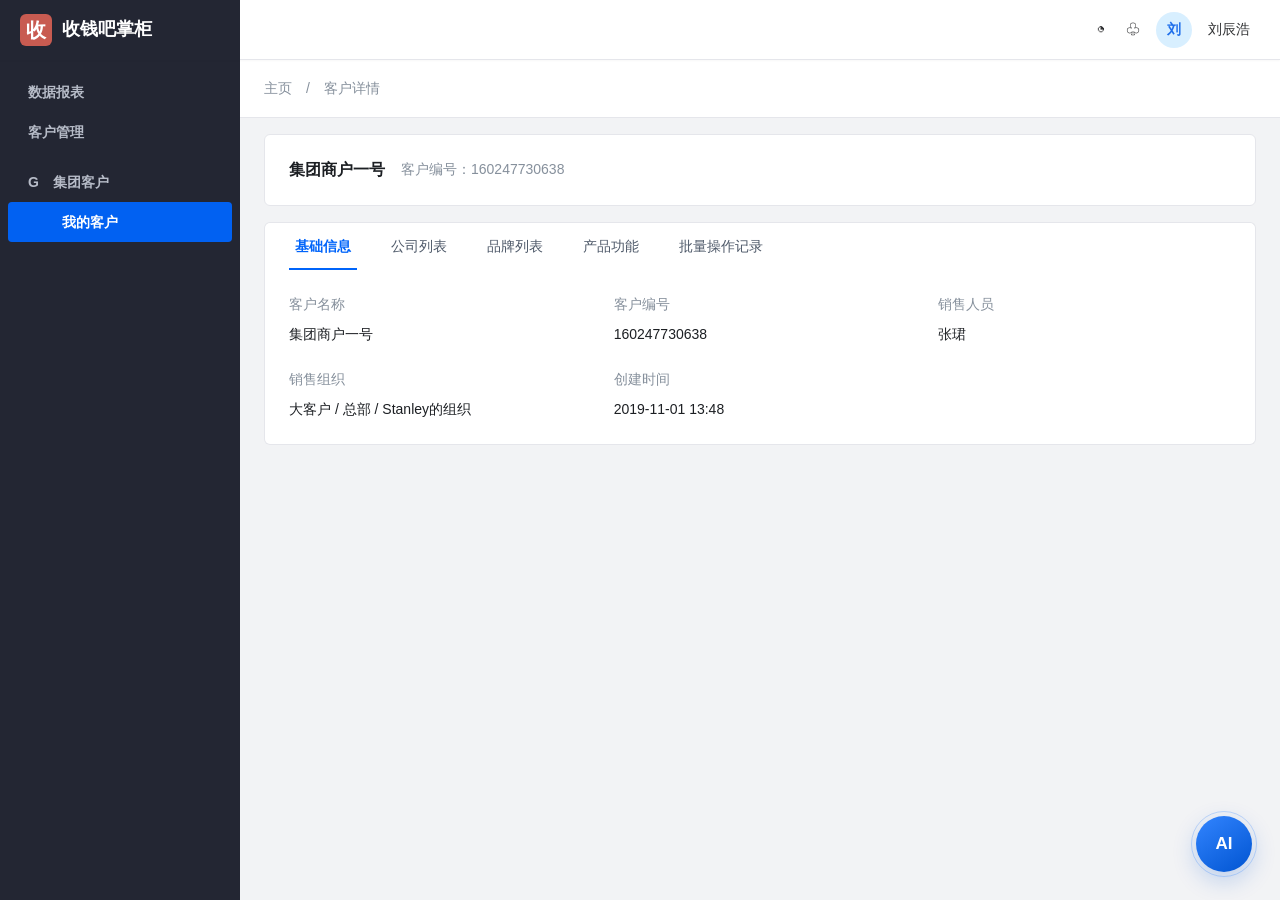
<file: index.html>
<!doctype html>
<html lang="zh-CN">
  <head>
    <meta charset="utf-8" />
    <meta name="viewport" content="width=device-width, initial-scale=1" />
    <title>电子发票设置</title>
    <link rel="icon" href="data:," />
    <link rel="stylesheet" href="./styles.css" />
  </head>
  <body>
    <header class="topbar">
      <div class="platform-brand">
        <span class="brand-mark">收</span>
        <span class="platform-title">收钱吧掌柜</span>
      </div>
      <div class="top-account">
        <button class="plain-btn" aria-label="消息">◔</button>
        <button class="plain-btn" aria-label="通知">♧</button>
        <span class="avatar">刘</span>
        <button class="plain-btn">刘辰浩</button>
      </div>
    </header>

    <div class="shell">
      <aside class="sidebar" aria-label="左侧菜单">
        <div class="side-section">
          <button class="side-parent">数据报表</button>
          <button class="side-parent">客户管理</button>
        </div>
        <div class="side-section">
          <button class="side-parent expanded active-parent">G　集团客户</button>
          <button class="side-child active">我的客户</button>
        </div>
      </aside>

      <main class="main">
        <section class="page-view active" id="productsView" aria-label="客户产品管理">
          <div class="breadcrumb page-breadcrumb">主页　/　客户详情</div>
          <section class="customer-summary">
            <div class="customer-summary-main entity-summary-title-line">
              <h1>集团商户一号</h1>
              <div class="summary-tags"><span>客户编号：160247730638</span></div>
            </div>
          </section>
          <div class="brand-tabs" role="tablist" aria-label="客户详情">
            <button class="active" data-customer-tab="customerBasicInfoPanel">基础信息</button>
            <button data-customer-tab="companyListPanel">公司列表</button>
            <button data-customer-tab="customerBrandListPanel">品牌列表</button>
            <button data-customer-tab="productFeaturePanel">产品功能</button>
            <button id="batchOperationRecordsTab" data-customer-tab="batchOperationRecordsPanel">批量操作记录</button>
          </div>
          <section class="customer-tab-panel active customer-basic-info-panel" id="customerBasicInfoPanel">
            <dl class="entity-basic-info-grid">
              <div><dt>客户名称</dt><dd>集团商户一号</dd></div>
              <div><dt>客户编号</dt><dd>160247730638</dd></div>
              <div><dt>销售人员</dt><dd>张珺</dd></div>
              <div><dt>销售组织</dt><dd>大客户 / 总部 / Stanley的组织</dd></div>
              <div><dt>创建时间</dt><dd>2019-11-01 13:48</dd></div>
            </dl>
          </section>
          <section class="customer-tab-panel" id="companyListPanel">
            <div class="company-toolbar">
              <div class="company-filters">
                <label><span>公司：</span><input id="companyKeyword" placeholder="公司名称/统一社会信用代码" /></label>
                <label><span>公司类型：</span><select id="companyTypeFilter"><option value="">请选择公司类型</option><option value="Head">总公司</option><option value="Branch">分公司</option></select></label>
                <label><span>发票状态：</span><select id="companyInvoiceStatusFilter"><option value="">全部状态</option><option value="Unopened">未开通</option><option value="Opening">开通中</option><option value="Opened">已开通</option><option value="Failed">开通失败</option></select></label>
                <button class="primary-btn" id="companySearchBtn">查询</button>
                <button class="default-btn" id="companyResetBtn">重置</button>
              </div>
              <div class="company-toolbar-actions">
                <button class="primary-btn" id="createCompanyBtn">创建公司</button>
                <button class="default-btn" id="batchCreateCompanyBtn">批量创建公司</button>
                <button class="default-btn" id="batchEnableInvoiceBtn">批量开通发票</button>
                <button class="default-btn" id="batchAssociateStoresBtn">批量关联门店</button>
              </div>
            </div>
            <div class="table-scroll">
              <table class="data-table company-table">
                <thead><tr><th>公司名称</th><th>统一社会信用代码</th><th>类型</th><th>上级公司</th><th>发票功能状态</th><th class="action-col">操作</th></tr></thead>
                <tbody id="companyRows"></tbody>
              </table>
            </div>
            <div class="company-pagination"><span id="companyTotal">共0条</span><button class="page-arrow" disabled>‹</button><button class="page-current">1</button><button class="page-arrow" disabled>›</button><select aria-label="每页条数"><option>10 条/页</option></select></div>
          </section>
          <section class="customer-tab-panel" id="productFeaturePanel">
            <div class="product-grid single">
              <article class="product-card">
                <div class="product-card-head">
                  <h3>电子发票</h3>
                  <span class="status-dot enabled">已开通</span>
                </div>
                <p>聚合不同开票服务商能力，覆盖线上线下、多端场景。</p>
                <button class="ghost-btn primary" id="enterEinvoiceBtn">设置</button>
              </article>
            </div>
          </section>
          <section class="customer-tab-panel customer-brand-panel" id="customerBrandListPanel">
            <div class="customer-brand-toolbar">
              <button class="primary-btn" id="createCustomerBrandBtn" type="button">创建品牌</button>
              <div class="brand-view-switch" role="group" aria-label="品牌列表展示方式">
                <button class="default-btn small" id="brandCardViewBtn" type="button" aria-pressed="false">▦ 卡片</button>
                <button class="default-btn small active" id="brandListViewBtn" type="button" aria-pressed="true">☷ 列表</button>
              </div>
            </div>
            <div id="customerBrandListView">
              <div class="table-scroll">
                <table class="data-table customer-brand-table">
                  <thead><tr><th>品牌名称</th><th>品牌编号</th><th>品牌描述</th><th>创建时间</th><th class="action-col">操作</th></tr></thead>
                  <tbody id="customerBrandRows"></tbody>
                </table>
              </div>
            </div>
            <div class="customer-brand-card-grid hidden" id="customerBrandCardView"></div>
            <div class="customer-brand-empty hidden" id="customerBrandEmpty">暂无品牌数据</div>
            <div class="company-pagination customer-brand-pagination">
              <span id="customerBrandTotal">共0条</span>
              <button class="page-arrow" id="customerBrandPrevBtn" type="button">‹</button>
              <button class="page-current" id="customerBrandPageBtn" type="button">1</button>
              <button class="page-arrow" id="customerBrandNextBtn" type="button">›</button>
              <select id="customerBrandPageSize" aria-label="品牌列表每页条数"><option value="6">6 条/页</option><option value="12">12 条/页</option></select>
            </div>
          </section>
          <section class="customer-tab-panel batch-operation-records-panel" id="batchOperationRecordsPanel">
            <section class="batch-record-filter">
              <label>任务类型<select id="batchRecordTypeFilter"><option value="">全部</option><option value="CREATE_COMPANY">批量创建公司</option><option value="ENABLE_INVOICE">批量开通发票</option><option value="ASSOCIATE_STORE">批量关联门店</option><option value="CREATE_BRAND_STORE">批量创建门店</option></select></label>
              <label>状态<select id="batchRecordStatusFilter"><option value="">全部</option><option value="CheckCompleted">待执行</option><option value="ExecutionCompleted">执行完成</option><option value="ExecutionFailed">执行失败</option></select></label>
              <label>关键字<input id="batchRecordKeyword" placeholder="文件名 / 操作人" /></label>
              <div><button class="primary-btn" id="searchBatchRecordsBtn">查询</button><button class="default-btn" id="resetBatchRecordsBtn">重置</button></div>
            </section>
            <section class="batch-record-list" id="batchRecordListPanel">
              <div class="table-scroll"><table class="data-table wide"><thead><tr><th>创建时间</th><th>任务类型</th><th>文件名</th><th>操作人</th><th>状态</th><th>总行数</th><th>通过/不通过</th><th>执行结果</th><th>操作</th></tr></thead><tbody id="batchRecordRows"></tbody></table></div>
            </section>
          </section>
        </section>

        <section class="page-view batch-record-detail-view" id="batchRecordDetailView" aria-label="批量操作记录详情">
          <div class="page-back-row"><button class="default-btn" id="backToBatchRecordListBtn">返回批量操作记录</button></div>
          <section class="panel batch-record-detail" id="batchRecordDetailPanel">
            <div class="panel-head"><div><h2 id="batchRecordDetailTitle">任务详情</h2><p id="batchRecordDetailMeta"></p></div></div>
            <div class="batch-detail-stats" id="batchRecordDetailStats"></div>
            <div class="table-scroll"><table class="data-table wide"><thead id="batchRecordDetailHead"><tr><th>行号</th><th>统一社会信用代码</th><th>公司名称</th><th>检查结果</th><th>执行结果</th><th>原因/备注</th></tr></thead><tbody id="batchRecordDetailRows"></tbody></table></div>
          </section>
        </section>

        <section class="page-view brand-detail-page" id="brandDetailView" aria-label="品牌详情">
          <div class="brand-detail-page-breadcrumb">主页&nbsp;&nbsp;/&nbsp;&nbsp;我的客户</div>
          <div class="brand-detail-back-row">
            <button class="default-btn" id="backFromBrandDetailBtn" type="button">返回</button>
          </div>
          <section class="brand-detail-summary">
            <div class="brand-detail-title-row">
              <div class="entity-summary-title-line">
                <h1 id="brandDetailName">-</h1>
                <div class="brand-detail-number"><span>品牌编号：</span><strong id="brandDetailCode">-</strong><button class="copy-btn" id="copyBrandCodeBtn" type="button" aria-label="复制品牌编号">▣</button></div>
              </div>
            </div>
          </section>
          <section class="panel brand-detail-content">
            <div class="workspace-tabs brand-store-tabs" role="tablist" aria-label="品牌详情">
              <button class="active" data-brand-detail-tab="brandBasicInfoPanel">基础信息</button>
              <button data-brand-detail-tab="brandLogoSetsPanel">Logo 管理</button>
              <button data-brand-detail-tab="brandStoreListPanel">门店列表</button>
            </div>
            <section class="brand-detail-tab-panel active" id="brandBasicInfoPanel">
              <div class="entity-basic-info-actions"><button class="default-btn" id="editBrandBasicBtn" type="button">编辑</button></div>
              <dl class="brand-detail-meta entity-basic-info-grid">
                <div><dt>品牌名称</dt><dd id="brandBasicName">-</dd></div>
                <div><dt>品牌编号</dt><dd id="brandBasicCode">-</dd></div>
                <div><dt>所属客户</dt><dd id="brandDetailGroupName">-</dd></div>
                <div><dt>所属行业</dt><dd id="brandDetailIndustry">-</dd></div>
                <div><dt>创建时间</dt><dd id="brandDetailCreatedAt">-</dd></div>
                <div class="entity-basic-info-span-full"><dt>品牌描述</dt><dd id="brandDetailDescription">-</dd></div>
              </dl>
            </section>
            <section class="brand-detail-tab-panel" id="brandLogoSetsPanel">
              <div class="brand-logo-set-toolbar">
                <div><h2>Logo 方案</h2><p>管理品牌在不同样式和颜色场景下使用的 Logo 组合，最多 7 组（含默认版本）。</p></div>
                <div class="brand-logo-set-toolbar-actions">
                  <span class="brand-logo-set-limit" id="brandLogoSetCount">已设置 0 / 7 组</span>
                  <button class="primary-btn" id="addBrandLogoSetBtn" type="button">添加 Logo 方案</button>
                </div>
              </div>
              <div class="brand-logo-set-list" id="brandLogoSetList"></div>
            </section>
            <section class="brand-detail-tab-panel" id="brandStoreListPanel">
              <div class="brand-store-filters">
                <label>门店ID<input id="brandStoreIdFilter" placeholder="请输入门店ID" /></label>
                <label>门店名<input id="brandStoreNameFilter" placeholder="请输入门店名" /></label>
                <label>门店号<input id="brandStoreNoFilter" placeholder="请输入门店号" /></label>
                <label>门店类型<select id="brandStoreTypeFilter"><option value="">全部类型</option><option>直营</option><option>联营</option><option>加盟</option></select></label>
                <div class="brand-store-filter-actions"><button class="primary-btn" id="searchBrandStoresBtn">查询</button><button class="default-btn" id="resetBrandStoresBtn">重置</button></div>
              </div>
              <div class="table-toolbar actions-only brand-store-actions">
                <button class="primary-btn" id="createBrandStoreBtn">创建门店</button>
                <button class="default-btn" id="batchCreateBrandStoresBtn">批量创建门店</button>
              </div>
              <div class="table-scroll">
                <table class="data-table wide brand-store-table">
                  <thead><tr><th>门店名</th><th>门店号</th><th>门店ID</th><th>门店类型</th><th>所属地区</th><th>创建时间</th><th>操作</th></tr></thead>
                  <tbody id="brandStoreRows"></tbody>
                </table>
              </div>
              <div class="company-pagination"><span id="brandStoreTotal">共0条</span><button class="page-arrow" id="brandStorePrevBtn">‹</button><button class="page-current" id="brandStorePageBtn">1</button><button class="page-arrow" id="brandStoreNextBtn">›</button><select id="brandStorePageSize" aria-label="品牌门店每页条数"><option value="6">6 条/页</option><option value="10">10 条/页</option></select></div>
            </section>
          </section>
        </section>

        <section class="page-view detail-drawer-view detail-drawer-store" id="brandStoreDetailView" data-drawer-base="brandDetailView" aria-label="门店详情" aria-hidden="true" tabindex="-1">
          <div class="page-back-row"><button class="default-btn" id="backFromBrandStoreDetailBtn">返回品牌详情</button></div>
          <div class="settings-head brand-store-detail-head">
            <div class="entity-summary-title-line"><h1 id="brandStoreDetailName">-</h1><div class="head-tags"><span id="brandStoreDetailNoTag">门店号：-</span><span id="brandStoreDetailIdTag">门店ID：-</span></div></div>
            <div class="head-actions"><button class="primary-btn" id="editBrandStoreBtn">编辑门店信息</button></div>
          </div>
          <section class="panel brand-store-detail-card">
            <div class="panel-head"><div><h2>基本信息</h2><p>查看门店登记信息和当前状态。</p></div></div>
            <dl class="brand-store-detail-grid" id="brandStoreDetailGrid"></dl>
          </section>
        </section>

        <section class="page-view detail-drawer-view detail-drawer-company" id="companyDetailView" data-drawer-base="productsView" aria-label="公司详情" aria-hidden="true" tabindex="-1">
          <div class="page-back-row"><button class="default-btn" id="backFromCompanyDetailBtn">返回</button></div>
          <section class="company-detail-summary">
            <div class="company-detail-title-row">
              <div class="entity-summary-title-line">
                <h1 id="companyDetailName">-</h1>
                <span class="company-type" id="companyDetailType">-</span>
                <div class="company-detail-identifiers">
                  <span>统一社会信用代码：<strong id="companyDetailUscc">-</strong></span>
                  <span>公司ID：<strong id="companyDetailCode">-</strong> <button class="copy-btn" id="copyCompanyCodeBtn" type="button" aria-label="复制公司ID">▣</button></span>
                </div>
              </div>
            </div>
          </section>

          <section class="panel company-detail-content">
            <div class="workspace-tabs company-detail-tabs" role="tablist" aria-label="公司详情">
              <button class="active" data-company-detail-tab="companyBasicInfoPanel">基础信息</button>
              <button data-company-detail-tab="companyStoresPanel">门店管理</button>
              <button id="companyBranchesTab" data-company-detail-tab="companyBranchesPanel">分公司管理</button>
              <button data-company-detail-tab="companyFunctionStatusPanel">功能状态</button>
            </div>
            <section class="company-detail-tab-panel active company-basic-info-panel" id="companyBasicInfoPanel">
              <div class="entity-basic-info-actions"><button class="default-btn" id="editCompanyDetailBtn">编辑信息</button></div>
              <dl class="company-detail-meta entity-basic-info-grid">
                <div><dt>公司名称</dt><dd id="companyBasicName">-</dd></div>
                <div><dt>公司类型</dt><dd id="companyBasicType">-</dd></div>
                <div><dt>统一社会信用代码</dt><dd id="companyBasicUscc">-</dd></div>
                <div><dt>公司 ID</dt><dd id="companyBasicCode">-</dd></div>
                <div><dt>所属客户</dt><dd>集团商户一号</dd></div>
                <div><dt>上级公司</dt><dd id="companyDetailParent">-</dd></div>
                <div><dt>创建时间</dt><dd id="companyDetailCreatedAt">-</dd></div>
                <div><dt>备注</dt><dd id="companyDetailRemark">-</dd></div>
              </dl>
            </section>
            <section class="company-detail-tab-panel" id="companyFunctionStatusPanel">
              <div class="section-heading"><h2>功能列表</h2><p class="section-description">查看并管理该公司已开通的产品功能。</p></div>
              <button class="company-function-card" id="companyInvoiceFunctionCard" type="button">
                <div class="company-function-icon">票</div>
                <div class="company-function-copy"><strong>发票</strong><span id="companyInvoiceFunctionDescription">-</span><small class="danger-text hidden" id="companyInvoiceFailureReason">-</small></div>
                <span class="company-invoice-status" id="companyDetailInvoiceStatus">未开通</span>
                <span class="company-function-arrow">›</span>
              </button>
            </section>
            <section class="company-detail-tab-panel" id="companyBranchesPanel">
              <div class="company-branch-toolbar">
                <label>分公司：<input id="companyBranchKeyword" placeholder="公司ID / 公司名称 / 统一社会信用代码" /></label>
                <button class="primary-btn" id="searchCompanyBranchesBtn">查询</button>
                <button class="default-btn" id="resetCompanyBranchesBtn">重置</button>
              </div>
              <div class="table-scroll">
                <table class="data-table wide">
                  <thead><tr><th>公司名称</th><th>统一社会信用代码</th><th>备注</th><th>公司ID</th><th>创建时间</th><th>操作</th></tr></thead>
                  <tbody id="companyBranchRows"></tbody>
                </table>
              </div>
              <div class="company-pagination"><span id="companyBranchTotal">共0条</span><button class="page-arrow" disabled>‹</button><button class="page-current">1</button><button class="page-arrow" disabled>›</button><select aria-label="分公司每页条数"><option>10 条/页</option></select></div>
            </section>
            <section class="company-detail-tab-panel" id="companyStoresPanel">
              <div class="company-store-filters">
                <label>所属品牌<select id="companyStoreBrandFilter"><option value="">全部品牌</option></select></label>
                <label>门店名<input id="companyStoreNameFilter" placeholder="请输入门店名" /></label>
                <label>门店号<input id="companyStoreNoFilter" placeholder="请输入门店号" /></label>
                <label>门店ID<input id="companyStoreIdFilter" placeholder="请输入门店ID" /></label>
                <button class="primary-btn" id="searchCompanyStoresBtn">查询</button>
                <button class="default-btn" id="resetCompanyStoresBtn">重置</button>
              </div>
              <div class="table-toolbar actions-only company-store-actions"><button class="primary-btn" id="addManagedStoresBtn">添加管理门店</button></div>
              <div class="table-scroll">
                <table class="data-table wide">
                  <thead><tr><th>门店名</th><th>门店号</th><th>门店ID</th><th>所属品牌</th><th>操作</th></tr></thead>
                  <tbody id="companyStoreRows"></tbody>
                </table>
              </div>
              <div class="company-pagination"><span id="companyStoreTotal">共0条</span><button class="page-arrow" disabled>‹</button><button class="page-current">1</button><button class="page-arrow" disabled>›</button><select aria-label="门店每页条数"><option>10 条/页</option></select></div>
            </section>
          </section>
        </section>

        <section class="page-view" id="companyBatchView" aria-label="公司批量操作">
          <div class="page-back-row"><button class="default-btn" id="backCompanyListBtn">返回</button></div>
          <div class="settings-head">
            <div>
              <div class="breadcrumb"><span id="batchParentPath">我的客户 / 集团商户一号 / 公司列表</span> / <span id="batchBreadcrumb">批量创建公司</span></div>
              <h1 id="batchPageTitle">批量创建公司</h1>
              <div class="head-tags"><span id="batchScopeTag">客户编号：160247730638</span></div>
            </div>
            <div class="head-actions"><button class="link-btn" id="batchRecordsShortcutBtn">批量操作记录</button></div>
          </div>
          <div class="batch-stepper" id="batchStepper">
            <div class="batch-step active" data-batch-step="1"><span>1</span><strong>上传文件</strong></div>
            <i></i>
            <div class="batch-step" data-batch-step="2"><span>2</span><strong>检查文件</strong></div>
            <i></i>
            <div class="batch-step" data-batch-step="3"><span>3</span><strong id="batchExecuteStepName">执行导入</strong></div>
          </div>
          <section class="panel batch-workspace">
            <div class="batch-stage active" data-batch-stage="1">
              <div class="batch-upload-section">
                <h2>1. 下载模板</h2>
                <p id="batchTemplateHint">请下载批量创建公司模板，按模板填写公司信息。</p>
                <div class="batch-template-fields" id="batchTemplateFields" aria-label="模板字段"></div>
                <button class="default-btn" id="downloadBatchTemplateBtn">下载模板</button>
              </div>
              <div class="batch-upload-section divider-top">
                <h2>2. 上传文件</h2>
                <p>支持 xlsx 格式，文件大小不超过 5MB</p>
                <button class="batch-upload-box" id="selectBatchFileBtn" type="button"><span class="upload-icon">⇧</span><strong>点击选择示例文件</strong><small>也可拖拽文件到此区域上传</small></button>
                <div class="batch-file-card hidden" id="batchFileCard"><div><strong id="batchFileName">-</strong><small>文件已上传，可开始检查</small></div><button class="link-btn danger" id="removeBatchFileBtn">移除</button></div>
                <button class="primary-btn batch-primary-action" id="startBatchCheckBtn" disabled>开始检查</button>
              </div>
            </div>
            <div class="batch-stage" data-batch-stage="2">
              <div class="batch-result-head"><div class="batch-stats"><span>总行数：<strong id="batchCheckTotal">0</strong></span><span class="success-text">通过：<strong id="batchCheckPass">0</strong></span><span class="danger-text">不通过：<strong id="batchCheckFail">0</strong></span></div><div><button class="default-btn" id="reuploadBatchBtn">重新上传</button><button class="primary-btn" id="executeBatchBtn">执行导入</button></div></div>
              <div class="table-scroll"><table class="data-table wide"><thead id="batchCheckHead"></thead><tbody id="batchCheckRows"></tbody></table></div>
            </div>
            <div class="batch-stage" data-batch-stage="3">
              <div class="batch-result-summary"><div><span>执行成功</span><strong class="success-text" id="batchSuccessCount">0</strong></div><div><span>执行失败</span><strong class="danger-text" id="batchFailureCount">0</strong></div><div><span>跳过</span><strong id="batchSkippedCount">0</strong></div><div class="batch-result-actions"><button class="default-btn" id="batchBackToCompanyBtn">返回客户详情</button><button class="primary-btn" id="restartBatchBtn">继续操作</button><button class="default-btn" id="viewBatchRecordsBtn">查看操作记录</button></div></div>
              <div class="table-scroll"><table class="data-table wide"><thead id="batchExecuteHead"></thead><tbody id="batchExecuteRows"></tbody></table></div>
            </div>
          </section>
        </section>

        <section class="page-view" id="ruleBatchView" aria-label="开票规则批量导入">
          <div class="page-back-row"><button class="default-btn" id="backRuleSettingsBtn">返回</button></div>
          <div class="settings-head">
            <div>
              <div class="breadcrumb">我的客户 / 集团商户一号 / 电子发票设置 / 品牌开票设置 / <span id="ruleBatchBreadcrumb">批量导入商品大类匹配规则</span></div>
              <h1 id="ruleBatchPageTitle">批量导入商品大类匹配规则</h1>
              <div class="head-tags"><span id="ruleBatchBrandTag">品牌编号：700001</span></div>
            </div>
          </div>
          <div class="batch-stepper" id="ruleBatchStepper">
            <div class="rule-batch-step active" data-rule-batch-step="1"><span>1</span><strong>上传文件</strong></div>
            <i></i>
            <div class="rule-batch-step" data-rule-batch-step="2"><span>2</span><strong>检查文件</strong></div>
            <i></i>
            <div class="rule-batch-step" data-rule-batch-step="3"><span>3</span><strong>执行导入</strong></div>
          </div>
          <section class="panel batch-workspace">
            <div class="rule-batch-stage active" data-rule-batch-stage="1">
              <div class="batch-upload-section">
                <h2>1. 下载模板</h2>
                <p id="ruleBatchTemplateHint">请下载商品大类匹配规则模板，按模板填写规则信息。</p>
                <div class="batch-template-fields" id="ruleBatchTemplateFields" aria-label="模板字段"></div>
                <button class="default-btn" id="downloadRuleBatchTemplateBtn">下载模板</button>
              </div>
              <div class="batch-upload-section divider-top">
                <h2>2. 上传文件</h2>
                <p>支持 xlsx 格式，文件大小不超过 5MB</p>
                <button class="batch-upload-box" id="selectRuleBatchFileBtn" type="button"><span class="upload-icon">⇧</span><strong>点击选择示例文件</strong><small>也可拖拽文件到此区域上传</small></button>
                <div class="batch-file-card hidden" id="ruleBatchFileCard"><div><strong id="ruleBatchFileName">-</strong><small>文件已上传，可开始检查</small></div><button class="link-btn danger" id="removeRuleBatchFileBtn">移除</button></div>
                <button class="primary-btn batch-primary-action" id="startRuleBatchCheckBtn" disabled>开始检查</button>
              </div>
            </div>
            <div class="rule-batch-stage" data-rule-batch-stage="2">
              <div class="batch-result-head"><div class="batch-stats"><span>总行数：<strong id="ruleBatchCheckTotal">0</strong></span><span class="success-text">通过：<strong id="ruleBatchCheckPass">0</strong></span><span class="danger-text">不通过：<strong id="ruleBatchCheckFail">0</strong></span></div><div><button class="default-btn" id="reuploadRuleBatchBtn">重新上传</button><button class="primary-btn" id="executeRuleBatchBtn">执行导入</button></div></div>
              <div class="table-scroll"><table class="data-table wide"><thead id="ruleBatchCheckHead"></thead><tbody id="ruleBatchCheckRows"></tbody></table></div>
            </div>
            <div class="rule-batch-stage" data-rule-batch-stage="3">
              <div class="batch-result-summary"><div><span>执行成功</span><strong class="success-text" id="ruleBatchSuccessCount">0</strong></div><div><span>执行失败</span><strong class="danger-text" id="ruleBatchFailureCount">0</strong></div><div><span>跳过</span><strong id="ruleBatchSkippedCount">0</strong></div><div class="batch-result-actions"><button class="default-btn" id="ruleBatchBackToRulesBtn">返回开票规则设置</button><button class="primary-btn" id="restartRuleBatchBtn">继续导入</button></div></div>
              <div class="table-scroll"><table class="data-table wide"><thead id="ruleBatchExecuteHead"></thead><tbody id="ruleBatchExecuteRows"></tbody></table></div>
            </div>
          </section>
        </section>

        <section class="page-view" id="einvoiceView" aria-label="客户电子发票设置">
          <div class="page-back-row"><button class="default-btn" id="backCustomerProductsBtn">返回</button></div>
          <div class="settings-head">
            <div>
              <h1>集团商户一号电子发票设置</h1>
              <div class="head-tags">
                <span>客户编号：160247730638</span>
              </div>
            </div>
          </div>

          <div class="workspace-tabs" role="tablist" aria-label="电子发票设置" data-tab-group="customerEinvoice">
            <button class="active" data-tab="taxNoPanel">纳税人管理</button>
            <button data-tab="brandPanel">品牌开票设置</button>
            <button data-tab="leqiSelfUsePanel">乐企自用</button>
          </div>

          <section class="tab-panel active" id="taxNoPanel" data-tab-group="customerEinvoice">
            <div class="panel">
              <div class="table-scroll">
                <table class="data-table wide">
                  <thead>
                    <tr>
                      <th>纳税人名称</th>
                      <th>税号</th>
                      <th>纳税人类型</th>
                      <th>计税方式</th>
                      <th>征收率</th>
                      <th>开票状态</th>
                      <th class="action-col">操作</th>
                    </tr>
                  </thead>
                  <tbody id="taxNoRows"></tbody>
                </table>
              </div>
            </div>
          </section>

          <section class="tab-panel" id="brandPanel" data-tab-group="customerEinvoice">
            <div class="panel">
              <div class="table-scroll">
                <table class="data-table">
                  <thead>
                    <tr>
                      <th>品牌名称</th>
                      <th>品牌编号</th>
                      <th>品牌描述</th>
                      <th class="action-col">操作</th>
                    </tr>
                  </thead>
                  <tbody id="brandRows"></tbody>
                </table>
              </div>
            </div>
          </section>

          <section class="tab-panel" id="leqiSelfUsePanel" data-tab-group="customerEinvoice">
            <div class="leqi-self-use-overview">
              <section class="panel leqi-direct-unit-card">
                <div class="panel-head">
                  <div>
                    <div class="leqi-title-line"><h2>直连单位信息</h2><span class="tag green" id="leqiAccessStatus">已接入</span></div>
                    <p>由开发在后端维护企享云接入参数，CRM 仅展示配置结果。</p>
                  </div>
                  <button class="primary-btn" id="detectLeqiCompaniesBtn">检测可接入公司</button>
                </div>
                <dl class="leqi-direct-unit-grid">
                  <div><dt>直连单位名称</dt><dd>集团商户一号总部</dd></div>
                  <div><dt>直连单位税号</dt><dd>91310120MA1HRP974K</dd></div>
                  <div><dt>乐企 ID</dt><dd>LQ-SQBY-100086</dd></div>
                  <div><dt>企享云租户标识</dt><dd>sqb_group_demo</dd></div>
                  <div><dt>AppId</dt><dd>qxy_********_8f21</dd></div>
                  <div><dt>接入环境</dt><dd>生产环境</dd></div>
                  <div><dt>配置状态</dt><dd><span class="tag green">已配置</span></dd></div>
                  <div><dt>最近验证时间</dt><dd>2026-07-22 11:26</dd></div>
                </dl>
                <p class="leqi-security-note">为保护接入安全，AppSecret、ContentSecret 等密钥不在 CRM 中展示。</p>
              </section>

              <section class="panel leqi-use-unit-card">
                <div class="panel-head"><div><h2>已接入使用单位</h2><p>展示已加入当前直连单位的公司；使用单位接入关系与当前开票通道分别管理。</p></div></div>
                <div class="table-scroll">
                  <table class="data-table wide">
                    <thead><tr><th>公司名称</th><th>税号</th><th>纳税人类型</th><th>接入时间</th></tr></thead>
                    <tbody id="leqiConnectedCompanyRows"></tbody>
                  </table>
                </div>
              </section>
            </div>
          </section>
        </section>

        <section class="page-view detail-drawer-view detail-drawer-taxpayer" id="taxNoDetailView" data-drawer-base="einvoiceView" aria-label="纳税人详情" aria-hidden="true" tabindex="-1">
          <div class="page-back-row"><button class="default-btn" id="backTaxNoListBtn">返回</button></div>
          <div class="settings-head">
            <div>
              <div class="breadcrumb">纳税人详情</div>
              <div class="entity-summary-title-line">
                <h1 id="taxNoDetailTitle">纳税人详情</h1>
                <div class="head-tags"><span id="taxNoDetailSummary">税号：-</span></div>
              </div>
            </div>
            <div class="head-actions tax-detail-head-actions" id="taxNoStatusActions">
              <div class="tax-detail-status-stack">
                <div class="tax-detail-header-field tax-detail-status-field">
                  <span class="tax-detail-header-label">开票功能状态</span>
                  <div id="detailInvoiceStatus"></div>
                </div>
                <div class="tax-detail-header-field" id="taxNoStatusOperation">
                  <button class="default-btn small danger-outline" id="detailInvoiceStatusBtn">禁用</button>
                </div>
              </div>
            </div>
          </div>
          <div class="tax-detail-stack">
            <section class="panel tax-detail-card">
              <div class="panel-head">
                <div><h2>基本信息</h2><p>维护纳税人登记信息和计税属性。</p></div>
                <div class="panel-actions"><button class="default-btn small" id="editTaxNoBasicBtn">编辑</button></div>
              </div>
              <div id="taxNoBasicInfoView">
                <div class="tax-detail-subsection"><h3>企业登记信息</h3><dl class="tax-detail-read-grid" id="taxNoRegistrationView"></dl></div>
                <div class="tax-detail-subsection"><h3>计税信息</h3><dl class="tax-detail-read-grid compact" id="taxNoTaxInfoView"></dl></div>
              </div>
            </section>
            <section class="panel tax-detail-card" data-section="invoice-settings">
              <div class="panel-head"><div><h2>开票设置</h2></div></div>
              <div class="tax-detail-settings-grid">
                <div class="tax-detail-setting-item readonly"><div><span class="detail-field-label">开票通道</span><strong id="detailInvoiceChannel">-</strong></div></div>
              </div>
            </section>
            <section class="panel tax-detail-card">
              <div class="panel-head"><div><h2>开票人信息</h2><p>税局开票人账号信息仅供查看。</p></div></div>
              <div class="table-scroll"><table class="data-table wide"><thead><tr>
                <th>开票人姓名</th><th>税局账号</th><th>联系邮箱</th><th>税局角色</th><th>登录模式</th><th>登录账号</th><th>创建时间</th><th>更新时间</th>
              </tr></thead><tbody id="taxNoIssuerRows"></tbody></table></div>
            </section>
          </div>
        </section>

        <section class="page-view" id="brandSettingsView" aria-label="品牌开票设置">
          <div class="page-back-row"><button class="default-btn" id="backEinvoiceBtn">返回</button></div>
          <div class="settings-head">
            <div>
              <div class="breadcrumb">我的客户</div>
              <h1 id="brandSettingsTitle">品牌开票设置</h1>
              <div class="head-tags">
                <span id="brandCodeTag">品牌编号：700001</span>
              </div>
            </div>
          </div>

          <div class="workspace-tabs brand-config-tabs" role="tablist" aria-label="品牌开票设置" data-tab-group="brandSettings">
            <button class="active" data-tab="brandStorePanel">门店开票设置</button>
            <button data-tab="brandRulePanel">商品开票匹配规则</button>
            <button data-tab="defaultRulePanel">税号兜底开票项目配置</button>
            <button data-tab="brandPaymentPanel">不可开票支付方式</button>
            <button data-tab="brandEntryPanel">开票入口与申请页设置</button>
          </div>

          <div class="brand-tab-panels">
              <section class="tab-panel active" id="brandStorePanel" data-tab-group="brandSettings">
                <div class="panel">
                <div class="query-filter single">
                  <label class="filter-field">
                    <input id="storeSearch" type="search" placeholder=" " />
                    <span>门店名称 / 门店编号</span>
                  </label>
                </div>
                <div class="table-toolbar">
                  <h3 class="sub-title">门店列表</h3>
                </div>
                <div class="table-scroll">
                  <table class="data-table">
                    <thead>
                      <tr>
                        <th>门店名称</th>
                        <th>门店编号</th>
                        <th>开票税号</th>
                        <th>纳税人名称</th>
                        <th>开票状态</th>
                        <th>更新时间</th>
                        <th class="action-col">操作</th>
                      </tr>
                    </thead>
                    <tbody id="storeRows"></tbody>
                  </table>
                </div>
                </div>
              </section>

              <section class="tab-panel" id="brandRulePanel" data-tab-group="brandSettings">
                <div class="panel rule-settings-panel">
                <section class="rule-common-setting" id="itemNameSourceSetting">
                  <div class="setting-head compact">
                    <div>
                      <h2>发票明细项目名称</h2>
                      <p>设置零售订单开票时发票明细行项目名称的取值来源。</p>
                    </div>
                    <div class="setting-actions setting-actions-inline view-only" data-view-for="item-name-source">
                      <span class="setting-current-value" id="itemNameSourceView">取订单商品名称</span>
                      <button class="default-btn small" id="editItemNameSourceBtn">编辑</button>
                    </div>
                    <div class="setting-actions setting-actions-inline edit-only hidden" data-edit-for="item-name-source">
                      <select id="itemNameSourceSelect" aria-label="发票明细项目名称取值来源">
                        <option value="order-item">取订单商品名称</option>
                        <option value="category-alias">取商品大类别名</option>
                      </select>
                      <button class="default-btn small" id="cancelItemNameSourceBtn">取消</button>
                      <button class="primary-btn small" id="saveItemNameSourceBtn">保存</button>
                    </div>
                  </div>
                </section>

                <section class="rule-sub-panel" id="categoryRulePanel">
                  <div class="sub-panel-block">
                    <div class="section-heading">
                      <p class="section-description">按品牌维度维护订单商品行的商品大类对应的开票税收分类编码</p>
                    </div>
                    <div class="query-filter">
                      <label class="filter-field">
                        <input id="ruleCategoryKeyword" type="search" placeholder=" " />
                        <span>商品大类</span>
                      </label>
                      <label class="filter-field">
                        <input id="ruleTaxCodeKeyword" type="search" placeholder=" " />
                        <span>税收分类编码</span>
                      </label>
                      <div class="query-actions">
                        <button class="primary-btn small" id="ruleSearchBtn">查询</button>
                        <button class="link-btn" id="ruleResetBtn">清空</button>
                      </div>
                    </div>
                    <div class="table-toolbar actions-only">
                      <div class="panel-actions">
                        <button class="default-btn small" id="importRuleBtn">批量导入</button>
                        <button class="primary-btn small" id="addRuleBtn">新增规则</button>
                      </div>
                    </div>
                    <div class="table-scroll">
                      <table class="data-table wide category-rule-table">
                        <thead>
                          <tr>
                            <th>商品大类</th>
                            <th>大类别名</th>
                            <th>税收分类编码</th>
                            <th>税收分类简称</th>
                            <th>税率</th>
                            <th>优惠政策</th>
                            <th>
                              <span class="table-header-with-help">
                                指定开票税号
                                <button class="field-help-button" id="specifiedTaxNoHelpBtn" type="button" aria-label="查看指定开票税号说明" aria-expanded="false" aria-controls="specifiedTaxNoHelpPopover">?</button>
                              </span>
                            </th>
                            <th>更新时间</th>
                            <th class="action-col">操作</th>
                          </tr>
                        </thead>
                        <tbody id="ruleRows"></tbody>
                      </table>
                    </div>
                  </div>
                </section>
                </div>
              </section>

              <section class="tab-panel" id="defaultRulePanel" data-tab-group="brandSettings">
                <div class="panel rule-settings-panel">
                  <div class="sub-panel-block">
                    <div class="default-tax-code-list" id="defaultTaxCodeListWrap">
                      <div class="section-heading">
                        <h3 class="sub-title">税号兜底开票项目配置</h3>
                        <p class="section-description">当订单商品行未命中商品大类规则时，系统根据订单对应门店使用的开票税号，匹配该税号配置的兜底开票项目、税收分类编码和税率。</p>
                      </div>
                      <div class="query-filter">
                        <label class="filter-field">
                          <input id="defaultTaxNoKeyword" type="search" placeholder=" " />
                          <span>税号</span>
                        </label>
                        <label class="filter-field">
                          <input id="defaultTaxCodeKeyword" type="search" placeholder=" " />
                          <span>税收分类编码</span>
                        </label>
                        <div class="query-actions">
                          <button class="primary-btn small" id="defaultTaxCodeSearchBtn">查询</button>
                          <button class="link-btn" id="defaultTaxCodeResetBtn">清空</button>
                        </div>
                      </div>
                      <div class="table-toolbar actions-only">
                        <div class="panel-actions">
                          <button class="default-btn small" id="importDefaultTaxCodeBtn">批量导入</button>
                          <button class="primary-btn small" id="addDefaultTaxCodeBtn">新增规则</button>
                        </div>
                      </div>
                      <div class="table-scroll">
                        <table class="data-table wide">
                          <thead>
                            <tr>
                              <th>税号</th>
                              <th>纳税人名称</th>
                              <th>大类别名</th>
                              <th>税收分类编码</th>
                              <th>税收分类简称</th>
                              <th>税率</th>
                              <th>优惠政策</th>
                              <th>更新时间</th>
                              <th class="action-col">操作</th>
                            </tr>
                          </thead>
                          <tbody id="defaultTaxCodeRows"></tbody>
                        </table>
                      </div>
                    </div>
                  </div>
                </div>
              </section>

              <section class="tab-panel" id="brandPaymentPanel" data-tab-group="brandSettings">
                <div class="panel">
                <div class="panel-head">
                  <div>
                    <h2>不可开票支付方式</h2>
                    <p>命中的支付方式金额不计入零售订单可开票金额。</p>
                  </div>
                  <button class="primary-btn small" id="addPaymentBtn">新增支付方式</button>
                </div>
                <div class="table-scroll">
                  <table class="data-table">
                    <thead>
                      <tr>
                        <th>支付方式编号</th>
                        <th>支付方式名称</th>
                        <th>更新时间</th>
                        <th class="action-col">操作</th>
                      </tr>
                    </thead>
                    <tbody id="paymentRows"></tbody>
                  </table>
                </div>
                </div>
              </section>

              <section class="tab-panel" id="brandEntryPanel" data-tab-group="brandSettings">
                <div class="panel">
                  <div class="entry-setting-stack">
                    <section class="setting-block" id="qrExpireSetting">
                      <div class="setting-head">
                        <h2>开票二维码有效期</h2>
                        <div class="setting-actions view-only" data-view-for="qr">
                          <button class="default-btn small" id="editQrBtn">编辑</button>
                        </div>
                        <div class="setting-actions edit-only hidden" data-edit-for="qr">
                          <button class="default-btn small" id="cancelQrBtn">取消</button>
                          <button class="primary-btn small" id="saveQrBtn">保存</button>
                        </div>
                      </div>
                      <div class="setting-body view-only" data-view-for="qr">
                        <dl class="detail-list compact">
                          <div>
                            <dt>小票二维码有效期</dt>
                            <dd><span id="qrExpireView">30</span> 天</dd>
                          </div>
                        </dl>
                      </div>
                      <div class="setting-body edit-only hidden" data-edit-for="qr">
                        <label class="inline-setting-field">
                          小票二维码有效期
                          <div class="input-affix">
                            <input id="receiptExpire" type="number" min="1" value="30" />
                            <span>天</span>
                          </div>
                        </label>
                      </div>
                    </section>

                    <section class="setting-block" id="selfReissueSetting">
                      <div class="setting-head">
                        <div>
                          <h2>自助换开</h2>
                          <p>限制消费者通过收钱吧开票申请页自助换开发票。</p>
                        </div>
                        <div class="setting-actions view-only" data-view-for="self-reissue">
                          <button class="default-btn small" id="editSelfReissueBtn">编辑</button>
                        </div>
                        <div class="setting-actions edit-only hidden" data-edit-for="self-reissue">
                          <button class="default-btn small" id="cancelSelfReissueBtn">取消</button>
                          <button class="primary-btn small" id="saveSelfReissueBtn">保存</button>
                        </div>
                      </div>
                      <div class="setting-body view-only" data-view-for="self-reissue" id="selfReissueView">
                        <dl class="detail-list compact">
                          <div><dt>自助换开</dt><dd>已开启</dd></div>
                          <div><dt>每张发票最多换开</dt><dd>2 次</dd></div>
                          <div><dt>可换开时间范围</dt><dd>原发票开具成功后 180 天内</dd></div>
                        </dl>
                      </div>
                      <div class="setting-body edit-only hidden" data-edit-for="self-reissue">
                        <label class="switch-setting-row">
                          <span>
                            <strong>允许消费者自助换开</strong>
                            <small>关闭后，消费者不能通过收钱吧开票申请页发起换开。</small>
                          </span>
                          <span class="switch-control">
                            <input id="selfReissueEnabled" type="checkbox" checked />
                            <i aria-hidden="true"></i>
                          </span>
                        </label>
                        <div class="self-reissue-fields" id="selfReissueFields">
                          <label>
                            <span>每张发票最多换开</span>
                            <span><input id="selfReissueMaxCount" type="number" min="1" step="1" value="2" /> 次</span>
                          </label>
                          <label>
                            <span>可换开时间范围</span>
                            <span>原发票开具成功后 <input id="selfReissueValidDays" type="number" min="1" step="1" value="180" /> 天内</span>
                          </label>
                        </div>
                        <p class="field-error hidden" id="selfReissueError" role="alert"></p>
                      </div>
                    </section>

                    <section class="setting-block" id="applyPageSetting">
                      <div class="setting-head">
                        <h2>开票申请页设置</h2>
                        <div class="setting-actions view-only" data-view-for="page">
                          <button class="default-btn small" id="editPageBtn">编辑</button>
                        </div>
                        <div class="setting-actions edit-only hidden" data-edit-for="page">
                          <button class="default-btn small" id="cancelPageBtn">取消</button>
                          <button class="primary-btn small" id="savePageBtn">保存</button>
                        </div>
                      </div>
                      <div class="entry-grid">
                        <div class="entry-form">
                          <div class="view-only" data-view-for="page">
                            <dl class="detail-list">
                              <div>
                                <dt>页面风格</dt>
                                <dd id="pageStyleView">经典</dd>
                              </div>
                              <div>
                                <dt>主题色</dt>
                                <dd id="themeColorView">黑金</dd>
                              </div>
                              <div>
                                <dt>品牌 Logo</dt>
                                <dd>
                                  <div class="brand-logo-summary">
                                    <span class="brand-logo-preview" id="brandLogoViewPreview">WOSAI Demo Shop</span>
                                  </div>
                                </dd>
                              </div>
                              <div>
                                <dt>开票说明</dt>
                                <dd class="note-view" id="invoiceNoteView"></dd>
                              </div>
                            </dl>
                          </div>
                          <div class="edit-only hidden" data-edit-for="page">
                            <label>
                              页面风格
                              <select id="pageStyleSelect">
                                <option>经典</option>
                              </select>
                            </label>
                            <div class="theme-group" aria-label="主题色">
                              <span class="label-text">主题色</span>
                              <button class="theme-chip active" data-theme="black-gold"><span class="swatch black-gold"></span>黑金</button>
                              <button class="theme-chip" data-theme="black-white"><span class="swatch black-white"></span>黑白</button>
                              <button class="theme-chip" data-theme="red-white"><span class="swatch red-white"></span>红白</button>
                            </div>
                            <div class="brand-logo-setting">
                              <span class="label-text">品牌 Logo</span>
                              <p>默认读取品牌横版 Logo，可单独上传 Logo 进行替代。</p>
                              <div class="brand-logo-editor">
                                <div class="brand-logo-preview edit-preview" id="brandLogoEditPreview">WOSAI Demo Shop</div>
                                <div class="brand-logo-actions">
                                  <input class="hidden" id="brandLogoFile" type="file" accept="image/png,image/jpeg,image/webp,image/svg+xml" />
                                  <div>
                                    <button class="default-btn small" id="uploadBrandLogoBtn" type="button">上传 Logo</button>
                                    <button class="link-btn" id="restoreBrandLogoBtn" type="button">恢复品牌横版 Logo</button>
                                  </div>
                                  <small id="brandLogoFileName">当前使用品牌横版 Logo</small>
                                </div>
                              </div>
                            </div>
                            <label class="rich-label">
                              开票说明
                              <div class="editor-toolbar" aria-label="富文本工具栏">
                                <button type="button" data-command="bold">B</button>
                                <button type="button" data-command="insertUnorderedList">列表</button>
                                <button type="button" data-command="removeFormat">清除格式</button>
                              </div>
                              <div class="rich-editor" id="invoiceNote" contenteditable="true">
                                <p>请确认订单信息后提交开票申请。专票申请提交后由商家财务审核处理。</p>
                                <p>如订单已发生退换货，请以当前可开票金额为准。</p>
                              </div>
                            </label>
                          </div>
                        </div>
                        <aside class="phone-preview" id="phonePreview" aria-label="开票申请页预览">
                          <div class="phone-statusbar">
                            <span>15:57</span>
                            <span>••• ︶▯</span>
                          </div>
                          <div class="phone-nav">
                            <span>×</span>
                            <div>
                              <h3>电子发票</h3>
                              <p>uinvoice-merchant-support-universal-h5.iwosai.com</p>
                            </div>
                            <span>•••</span>
                          </div>
                          <div class="phone-brand-logo" id="phoneBrandLogo">WOSAI Demo Shop</div>
                          <div class="phone-content">
                            <div class="phone-order-grid">
                              <div>
                                <span>订单金额:</span>
                                <strong>¥ 15.60</strong>
                              </div>
                              <div>
                                <span>可开票金额:</span>
                                <strong>¥ 15.60</strong>
                              </div>
                            </div>
                            <div class="phone-order-no">
                              <span>订单号:</span>
                              <strong>1735282129</strong>
                            </div>
                            <div class="phone-invoice-tabs">
                              <button class="active">普票</button>
                              <button>专票</button>
                            </div>
                            <div class="phone-radio-row">
                              <span><i></i>企业</span>
                              <span><i class="checked"></i>个人及非营利企事业单位</span>
                            </div>
                            <div class="phone-input-row">
                              <span>请输入抬头（必填）</span>
                              <strong>选择抬头</strong>
                            </div>
                            <div class="phone-more">填写更多⌄</div>
                            <div class="phone-form-label">发票接收方式</div>
                            <div class="phone-input-row full">
                              <span>请输入您的邮箱（必填）</span>
                            </div>
                            <button class="phone-submit">申请开票</button>
                            <div class="phone-bottom-title">电子发票开票说明</div>
                          </div>
                        </aside>
                      </div>
                    </section>
                  </div>
                </div>
              </section>

          </div>
        </section>
      </main>
    </div>

    <div class="popconfirm hidden" id="statusPopover" role="dialog" aria-live="polite">
      <p id="statusPopoverText">确认变更开票状态？</p>
      <div class="popconfirm-actions">
        <button class="default-btn small" id="cancelStatusPopoverBtn">取消</button>
        <button class="primary-btn small" id="confirmStatusPopoverBtn">确定</button>
      </div>
    </div>

    <div class="field-help-popover table-help-floating hidden" id="specifiedTaxNoHelpPopover" role="tooltip">
      <strong>指定开票税号的作用</strong>
      <span>配置后，命中该商品大类规则的商品行使用指定税号开票；未配置时，使用订单对应门店关联的开票税号。</span>
    </div>

    <div class="modal-mask drawer-mask" id="editTaxNoBasicDrawer" aria-hidden="true">
      <div class="drawer" role="dialog" aria-modal="true" aria-labelledby="editTaxNoBasicTitle">
        <div class="modal-head">
          <h2 id="editTaxNoBasicTitle">编辑纳税人基本信息</h2>
          <button class="icon-btn" type="button" data-close="editTaxNoBasicDrawer" aria-label="关闭">×</button>
        </div>
        <div class="modal-body">
          <form class="drawer-form" id="taxNoBasicInfoEdit" novalidate>
            <h3 class="drawer-section-title">企业登记信息</h3>
            <label><span class="field-label">纳税人名称</span><input id="detailTaxpayerName" readonly /></label>
            <label><span class="field-label">税号</span><input id="detailTaxNo" readonly /></label>
            <label><span class="field-label">所在地区</span><select id="detailRegion"></select></label>
            <label><span class="field-label">税务登记地址</span><input id="detailAddress" placeholder="请输入税务登记地址" /></label>
            <label><span class="field-label">税务登记联系电话</span><input id="detailPhone" placeholder="请输入税务登记联系电话" /></label>
            <label><span class="field-label">税务登记开户行</span><input id="detailBankName" placeholder="请输入税务登记开户行" /></label>
            <label><span class="field-label">税务登记银行账号</span><input id="detailBankAccount" placeholder="请输入税务登记银行账号" /></label>
            <label><span class="field-label">创建时间</span><input id="detailCreatedAt" readonly /></label>
            <h3 class="drawer-section-title">计税信息</h3>
            <label><span class="field-label">纳税人类型</span><select id="detailTaxpayerType"><option>一般纳税人</option><option>小规模纳税人</option></select></label>
            <label><span class="field-label">计税方式</span><select id="detailTaxMethod"><option>一般计税</option><option>简易计税</option></select></label>
            <label><span class="field-label">征收率</span><select id="detailLevyRate"><option>-</option><option>1%</option><option>3%</option><option>5%</option></select></label>
          </form>
        </div>
        <div class="modal-foot">
          <button class="default-btn" type="button" id="cancelTaxNoBasicBtn">取消</button>
          <button class="primary-btn" type="button" id="saveTaxNoBasicBtn">保存</button>
        </div>
      </div>
    </div>

    <div class="modal-mask drawer-mask" id="editBrandBasicDrawer" aria-hidden="true">
      <div class="drawer" role="dialog" aria-modal="true" aria-labelledby="editBrandBasicTitle">
        <div class="modal-head">
          <h2 id="editBrandBasicTitle">编辑品牌基础信息</h2>
          <button class="icon-btn" type="button" data-close="editBrandBasicDrawer" aria-label="关闭">×</button>
        </div>
        <div class="modal-body">
          <form class="create-brand-form" id="editBrandBasicForm" novalidate>
            <label class="required-field"><span>品牌名称</span><input id="editBrandName" maxlength="40" placeholder="请输入品牌名称" /></label>
            <label class="required-field"><span>所属行业</span><select id="editBrandIndustry"><option value="">请选择所属行业</option><option>餐饮服务</option><option>服饰零售</option><option>钟表零售</option><option>美妆零售</option><option>运动服饰</option><option>其他零售</option></select></label>
            <label><span>品牌描述</span><textarea id="editBrandDescription" maxlength="200" rows="5" placeholder="请输入品牌描述"></textarea></label>
            <div class="form-error hidden" id="editBrandBasicError" role="alert"></div>
          </form>
        </div>
        <div class="modal-foot"><button class="default-btn" type="button" data-close="editBrandBasicDrawer">取消</button><button class="primary-btn" id="saveBrandBasicBtn" type="button">保存</button></div>
      </div>
    </div>

    <div class="modal-mask drawer-mask" id="brandLogoSetDrawer" aria-hidden="true">
      <div class="drawer" role="dialog" aria-modal="true" aria-labelledby="brandLogoSetDrawerTitle">
        <div class="modal-head">
          <h2 id="brandLogoSetDrawerTitle">添加 Logo 方案</h2>
          <button class="icon-btn" type="button" data-close="brandLogoSetDrawer" aria-label="关闭">×</button>
        </div>
        <div class="modal-body">
          <form class="create-brand-form" id="brandLogoSetForm" novalidate>
            <label class="required-field"><span>方案名称</span><input id="brandLogoSetName" maxlength="30" placeholder="例如：深色背景版" /></label>
            <div class="create-brand-upload-field required-field">
              <span>品牌标准 Logo</span>
              <button class="brand-upload-box square" id="brandLogoSetStandardBtn" type="button"><span class="brand-upload-preview" id="brandLogoSetStandardPreview">＋<small>上传图片</small></span></button>
              <input class="visually-hidden" id="brandLogoSetStandardFile" type="file" accept="image/png,image/jpeg" />
              <p>图片格式必须为 png、jpg；不可以大于 4M；宽高比例 1:1</p>
            </div>
            <div class="create-brand-upload-field required-field">
              <span>品牌横版 Logo</span>
              <button class="brand-upload-box horizontal" id="brandLogoSetHorizontalBtn" type="button"><span class="brand-upload-preview" id="brandLogoSetHorizontalPreview">＋<small>上传图片</small></span></button>
              <input class="visually-hidden" id="brandLogoSetHorizontalFile" type="file" accept="image/png,image/jpeg" />
              <p>图片格式必须为 png、jpg；不可以大于 4M；宽高建议 320px × 64px</p>
            </div>
            <div class="form-error hidden" id="brandLogoSetError" role="alert"></div>
          </form>
        </div>
        <div class="modal-foot"><button class="default-btn" type="button" data-close="brandLogoSetDrawer">取消</button><button class="primary-btn" id="saveBrandLogoSetBtn" type="button">保存</button></div>
      </div>
    </div>

    <div class="modal-mask drawer-mask" id="createBrandDrawer" aria-hidden="true">
      <div class="drawer create-brand-drawer" role="dialog" aria-modal="true" aria-labelledby="createBrandDrawerTitle">
        <div class="modal-head">
          <h2 id="createBrandDrawerTitle">新增品牌</h2>
          <button class="icon-btn" type="button" data-close="createBrandDrawer" aria-label="关闭">×</button>
        </div>
        <div class="modal-body">
          <form class="create-brand-form" id="createBrandForm" novalidate>
            <label class="required-field">
              <span>品牌名称</span>
              <input id="newBrandName" maxlength="40" placeholder="请输入品牌名称" />
            </label>
            <label class="required-field">
              <span>所属行业</span>
              <select id="newBrandIndustry">
                <option value="">请选择所属行业</option>
                <option>餐饮服务</option>
                <option>服饰零售</option>
                <option>钟表零售</option>
                <option>美妆零售</option>
                <option>运动服饰</option>
                <option>其他零售</option>
              </select>
            </label>
            <div class="create-brand-upload-field required-field">
              <span>品牌标准 Logo</span>
              <button class="brand-upload-box square" id="newBrandStandardLogoBtn" type="button">
                <span class="brand-upload-preview" id="newBrandStandardLogoPreview">＋<small>上传图片</small></span>
              </button>
              <input class="visually-hidden" id="newBrandStandardLogoFile" type="file" accept="image/png,image/jpeg" />
              <p>图片格式必须为 png、jpg；不可以大于 4M；宽高比例 1:1</p>
            </div>
            <div class="create-brand-upload-field required-field">
              <span>品牌横版 Logo</span>
              <button class="brand-upload-box horizontal" id="newBrandHorizontalLogoBtn" type="button">
                <span class="brand-upload-preview" id="newBrandHorizontalLogoPreview">＋<small>上传图片</small></span>
              </button>
              <input class="visually-hidden" id="newBrandHorizontalLogoFile" type="file" accept="image/png,image/jpeg" />
              <p>图片格式必须为 png、jpg；不可以大于 4M；宽高建议 320px × 64px</p>
            </div>
            <label>
              <span>品牌描述</span>
              <textarea id="newBrandDescription" maxlength="200" rows="5" placeholder="请输入品牌描述"></textarea>
            </label>
            <div class="form-error hidden" id="createBrandError" role="alert"></div>
          </form>
        </div>
        <div class="modal-foot">
          <button class="default-btn" type="button" data-close="createBrandDrawer">取消</button>
          <button class="primary-btn" id="confirmCreateBrandBtn" type="button">确认</button>
        </div>
      </div>
    </div>

    <div class="modal-mask drawer-mask" id="ruleModal" aria-hidden="true">
      <div class="drawer drawer-wide" role="dialog" aria-modal="true" aria-labelledby="ruleModalTitle">
        <div class="modal-head">
          <h2 id="ruleModalTitle">新增商品开票规则</h2>
          <button class="icon-btn" data-close="ruleModal">×</button>
        </div>
        <div class="modal-body">
          <div class="form-grid drawer-form">
            <label>
              商品大类
              <input id="ruleCategory" placeholder="请输入商品大类" />
            </label>
            <label>
              大类别名
              <input id="ruleAlias" placeholder="请输入大类别名" />
            </label>
            <label>
              税收分类编码
              <input id="ruleTaxCode" list="taxCodeList" placeholder="请输入税收分类编码" />
              <datalist id="taxCodeList">
                <option value="1040201000000000000">服装</option>
                <option value="1040207000000000000">箱包</option>
                <option value="3049900000000000000">其他现代服务</option>
              </datalist>
              <datalist id="taxNoList">
                <option value="91310115MA1K3DEMOA">上海我有示例商贸有限公司</option>
                <option value="91320100MA1RDEMO01">南京示例零售有限公司</option>
              </datalist>
            </label>
            <label>
              税收分类简称
              <input id="ruleTaxName" placeholder="按税收分类编码带出" readonly />
            </label>
            <label>
              税率
              <select id="ruleRate">
                <option>0%</option>
                <option>1%</option>
                <option>3%</option>
                <option>4%</option>
                <option>5%</option>
                <option>6%</option>
                <option>9%</option>
                <option>10%</option>
                <option>11%</option>
                <option>13%</option>
                <option>16%</option>
                <option>17%</option>
              </select>
            </label>
            <label>
              优惠政策
              <select id="rulePolicy">
                <option>无</option>
                <option>03 免税</option>
                <option>04 不征税</option>
                <option>08 按3%简易征收</option>
                <option>09 按5%简易征收</option>
                <option>10 按5%简易征收减按1.5%计征</option>
              </select>
            </label>
            <label>
              指定开票税号
              <select id="ruleSpecifiedTaxNo">
                <option value="">不指定（使用订单门店关联税号）</option>
                <option value="91310115MA1K3DEMOA">上海我有示例商贸有限公司（91310115MA1K3DEMOA）</option>
                <option value="91320100MA1RDEMO01">南京示例零售有限公司（91320100MA1RDEMO01）</option>
              </select>
              <small>可选。指定后，命中该规则的商品行使用此税号开票。</small>
            </label>
          </div>
          <p class="field-error" id="ruleError"></p>
        </div>
        <div class="modal-foot">
          <button class="default-btn" data-close="ruleModal">取消</button>
          <button class="primary-btn" id="confirmRuleBtn">确定</button>
        </div>
      </div>
    </div>

    <div class="modal-mask drawer-mask" id="paymentModal" aria-hidden="true">
      <div class="drawer" role="dialog" aria-modal="true" aria-labelledby="paymentTitle">
        <div class="modal-head">
          <h2 id="paymentTitle">新增不可开票支付方式</h2>
          <button class="icon-btn" data-close="paymentModal">×</button>
        </div>
        <div class="modal-body drawer-form">
          <label>
            支付方式编号
            <input id="paymentCode" placeholder="例如：GIFT_CARD" />
          </label>
          <label>
            支付方式名称
            <input id="paymentDesc" placeholder="例如：礼品卡" />
          </label>
          <p class="field-error" id="paymentError"></p>
        </div>
        <div class="modal-foot">
          <button class="default-btn" data-close="paymentModal">取消</button>
          <button class="primary-btn" id="confirmPaymentBtn">确定</button>
        </div>
      </div>
    </div>

    <div class="modal-mask drawer-mask" id="defaultTaxCodeModal" aria-hidden="true">
      <div class="drawer drawer-wide" role="dialog" aria-modal="true" aria-labelledby="defaultTaxCodeTitle">
        <div class="modal-head">
          <h2 id="defaultTaxCodeTitle">编辑税号匹配规则</h2>
          <button class="icon-btn" data-close="defaultTaxCodeModal">×</button>
        </div>
        <div class="modal-body">
          <div class="form-grid drawer-form">
            <label>
              税号
              <input id="defaultTaxNo" list="taxNoList" placeholder="请输入税号" />
            </label>
            <label>
              纳税人名称
              <input id="defaultTaxpayerName" placeholder="请输入纳税人名称" />
            </label>
            <label>
              大类别名
              <input id="defaultAlias" placeholder="请输入大类别名" />
            </label>
            <label>
              税收分类编码
              <input id="defaultTaxCode" list="taxCodeList" placeholder="请输入税收分类编码" />
            </label>
            <label>
              税收分类简称
              <input id="defaultTaxName" placeholder="请输入税收分类简称" />
            </label>
            <label>
              税率
              <select id="defaultTaxRate">
                <option>0%</option>
                <option>1%</option>
                <option>3%</option>
                <option>4%</option>
                <option>5%</option>
                <option>6%</option>
                <option>9%</option>
                <option>10%</option>
                <option>11%</option>
                <option>13%</option>
                <option>16%</option>
                <option>17%</option>
              </select>
            </label>
            <label>
              优惠政策
              <select id="defaultPolicy">
                <option>无</option>
                <option>03 免税</option>
                <option>04 不征税</option>
                <option>08 按3%简易征收</option>
                <option>09 按5%简易征收</option>
                <option>10 按5%简易征收减按1.5%计征</option>
              </select>
            </label>
          </div>
          <p class="field-error" id="defaultTaxCodeError"></p>
        </div>
        <div class="modal-foot">
          <button class="default-btn" data-close="defaultTaxCodeModal">取消</button>
          <button class="primary-btn" id="confirmDefaultTaxCodeBtn">确定</button>
        </div>
      </div>
    </div>

    <div class="modal-mask drawer-mask" id="createCompanyDrawer" aria-hidden="true">
      <div class="drawer drawer-wide" role="dialog" aria-modal="true" aria-labelledby="createCompanyTitle">
        <div class="modal-head"><h2 id="createCompanyTitle">创建公司</h2><button class="icon-btn" data-close="createCompanyDrawer">×</button></div>
        <div class="modal-body"><div class="form-grid drawer-form company-drawer-form">
          <label>统一社会信用代码 <em>*</em><input id="newCompanyUscc" maxlength="18" placeholder="请输入18位统一社会信用代码" /><small>输入后自动查询并回填公司名称</small></label>
          <label>公司名称 <em>*</em><input id="newCompanyName" readonly placeholder="请先输入统一社会信用代码" /></label>
          <fieldset><legend>是否为分公司 <em>*</em></legend><label class="radio-option"><input type="radio" name="newCompanyBranch" value="Head" checked />否</label><label class="radio-option"><input type="radio" name="newCompanyBranch" value="Branch" />是</label></fieldset>
          <label class="hidden" id="newCompanyParentField">上级公司 <em>*</em><select id="newCompanyParent"></select></label>
          <label>备注<textarea id="newCompanyRemark" rows="4" placeholder="请输入备注信息（选填）"></textarea></label>
        </div><p class="field-error" id="createCompanyError"></p></div>
        <div class="modal-foot"><button class="default-btn" data-close="createCompanyDrawer">取消</button><button class="primary-btn" id="confirmCreateCompanyBtn">创建</button></div>
      </div>
    </div>

    <div class="modal-mask drawer-mask" id="editCompanyDrawer" aria-hidden="true">
      <div class="drawer drawer-wide" role="dialog" aria-modal="true" aria-labelledby="editCompanyTitle">
        <div class="modal-head"><h2 id="editCompanyTitle">编辑公司信息</h2><button class="icon-btn" data-close="editCompanyDrawer">×</button></div>
        <div class="modal-body">
          <div class="drawer-readonly-grid company-edit-readonly">
            <div><span>公司名称</span><strong id="editCompanyName">-</strong></div>
            <div><span>统一社会信用代码</span><strong id="editCompanyUscc">-</strong></div>
            <div><span>公司ID</span><strong id="editCompanyCode">-</strong></div>
            <div><span>创建时间</span><strong id="editCompanyCreatedAt">-</strong></div>
          </div>
          <div class="form-grid drawer-form company-drawer-form">
            <fieldset><legend>公司类型 <em>*</em></legend><label class="radio-option"><input type="radio" name="editCompanyType" value="Head" />总公司</label><label class="radio-option"><input type="radio" name="editCompanyType" value="Branch" />分公司</label></fieldset>
            <label id="editCompanyParentField">上级公司 <em>*</em><select id="editCompanyParent"></select></label>
            <label>备注<textarea id="editCompanyRemark" rows="4" placeholder="请输入备注信息（选填）"></textarea></label>
          </div>
          <p class="field-error" id="editCompanyError"></p>
        </div>
        <div class="modal-foot"><button class="default-btn" data-close="editCompanyDrawer">取消</button><button class="primary-btn" id="saveCompanyDetailBtn">保存</button></div>
      </div>
    </div>

    <div class="modal-mask" id="manageStoresModal" aria-hidden="true">
      <div class="modal store-picker-modal" role="dialog" aria-modal="true" aria-labelledby="manageStoresTitle">
        <div class="modal-head"><div><h2 id="manageStoresTitle">添加管理门店</h2><p>从当前集团客户的门店中选择，可多选。</p></div><button class="icon-btn" data-close="manageStoresModal">×</button></div>
        <div class="modal-body">
          <div class="store-picker-filters">
            <label>所属品牌<select id="storePickerBrandFilter"><option value="">全部品牌</option></select></label>
            <label>门店名<input id="storePickerNameFilter" placeholder="请输入门店名" /></label>
            <label>门店号<input id="storePickerNoFilter" placeholder="请输入门店号" /></label>
            <label>门店ID<input id="storePickerIdFilter" placeholder="请输入门店ID" /></label>
            <button class="primary-btn" id="searchStorePickerBtn">查询</button>
            <button class="default-btn" id="resetStorePickerBtn">重置</button>
          </div>
          <div class="store-picker-selection">
            <strong>已选 <span id="storePickerSelectedCount">0</span> 项</strong>
            <div class="store-picker-selection-options"><label><input type="checkbox" id="storePickerOnlyAvailable" />只看可关联门店</label><span>已关联其他公司的门店不可选择</span></div>
          </div>
          <div class="table-scroll store-picker-table-wrap">
            <table class="data-table wide store-picker-table">
              <thead><tr><th class="checkbox-col"><input type="checkbox" id="selectAllAvailableStores" aria-label="全选当前可选门店" /></th><th>门店名</th><th>门店号</th><th>门店ID</th><th>所属品牌</th><th>说明</th></tr></thead>
              <tbody id="storePickerRows"></tbody>
            </table>
          </div>
          <div class="company-pagination store-picker-pagination"><span id="storePickerTotal">共0条</span><button class="page-arrow" disabled>‹</button><button class="page-current">1</button><button class="page-arrow" disabled>›</button><select aria-label="待选门店每页条数"><option>10 条/页</option></select></div>
        </div>
        <div class="modal-foot"><button class="default-btn" data-close="manageStoresModal">取消</button><button class="primary-btn" id="confirmManageStoresBtn" disabled>确认选择</button></div>
      </div>
    </div>

    <div class="modal-mask" id="removeStoreConfirmModal" aria-hidden="true">
      <div class="modal store-remove-modal" role="alertdialog" aria-modal="true" aria-labelledby="removeStoreConfirmTitle">
        <div class="modal-head"><h2 id="removeStoreConfirmTitle">解除门店关联</h2><button class="icon-btn" data-close="removeStoreConfirmModal">×</button></div>
        <div class="modal-body"><p>确定将“<strong id="removeStoreName">-</strong>”从当前公司移除吗？移除后该门店可关联到其他公司。</p></div>
        <div class="modal-foot"><button class="default-btn" data-close="removeStoreConfirmModal">取消</button><button class="danger-btn" id="confirmRemoveStoreBtn">确定移除</button></div>
      </div>
    </div>

    <div class="modal-mask drawer-mask" id="brandStoreDrawer" aria-hidden="true">
      <div class="drawer drawer-wide brand-store-drawer" role="dialog" aria-modal="true" aria-labelledby="brandStoreDrawerTitle">
        <div class="modal-head"><h2 id="brandStoreDrawerTitle">创建门店</h2><button class="icon-btn" data-close="brandStoreDrawer">×</button></div>
        <div class="modal-body">
          <div class="drawer-readonly-grid brand-store-brand-summary"><div><span>所属品牌</span><strong id="brandStoreDrawerBrandName">-</strong></div><div><span>品牌编号</span><strong id="brandStoreDrawerBrandCode">-</strong></div></div>
          <div class="form-grid drawer-form brand-store-form">
            <fieldset><legend>门店类型 <em>*</em></legend><div class="brand-store-radio-row"><label class="radio-option"><input type="radio" name="brandStoreType" value="直营" checked /><span>直营</span></label><label class="radio-option"><input type="radio" name="brandStoreType" value="联营" /><span>联营</span></label><label class="radio-option"><input type="radio" name="brandStoreType" value="加盟" /><span>加盟</span></label></div></fieldset>
            <label id="brandStoreStatusField"><span class="field-label">门店状态</span><select id="brandStoreStatusInput"><option value="enabled">启用</option><option value="disabled">禁用</option></select></label>
            <label><span class="field-label">门店名称 <em>*</em></span><input id="brandStoreNameInput" maxlength="40" placeholder="请输入门店名称" /><small><span id="brandStoreNameCount">0</span> / 40</small></label>
            <label><span class="field-label">门店号 <em>*</em></span><input id="brandStoreNoInput" maxlength="32" placeholder="请输入门店号" /><small>门店号在当前品牌下不可重复</small></label>
            <label><span class="field-label">所属地区 <em>*</em></span><select id="brandStoreRegionInput"><option value="">请选择所属地区</option><option>上海市 / 上海市 / 长宁区</option><option>上海市 / 上海市 / 静安区</option><option>北京市 / 北京市 / 朝阳区</option><option>江苏省 / 苏州市 / 工业园区</option><option>浙江省 / 杭州市 / 上城区</option><option>广东省 / 深圳市 / 南山区</option></select></label>
            <label><span class="field-label">详细地址 <em>*</em></span><textarea id="brandStoreAddressInput" rows="3" maxlength="128" placeholder="请输入详细地址"></textarea></label>
            <label><span class="field-label">联系电话</span><input id="brandStorePhoneInput" maxlength="18" placeholder="请输入联系电话" /></label>
            <label><span class="field-label">门店备注</span><textarea id="brandStoreRemarkInput" rows="3" maxlength="50" placeholder="请输入备注（选填）"></textarea></label>
          </div>
          <p class="field-error" id="brandStoreFormError"></p>
        </div>
        <div class="modal-foot"><button class="default-btn" data-close="brandStoreDrawer">取消</button><button class="primary-btn" id="saveBrandStoreBtn">创建</button></div>
      </div>
    </div>

    <div class="modal-mask drawer-mask" id="enableInvoiceDrawer" aria-hidden="true">
      <div class="drawer drawer-wide invoice-enable-drawer" role="dialog" aria-modal="true" aria-labelledby="enableInvoiceTitle">
        <div class="modal-head"><h2 id="enableInvoiceTitle">开通功能</h2><button class="icon-btn" data-close="enableInvoiceDrawer">×</button></div>
        <div class="modal-body">
          <div class="drawer-company-summary"><div><span>公司名称</span><strong id="enableCompanyName">-</strong></div><div><span>统一社会信用代码</span><strong id="enableCompanyUscc">-</strong></div></div>
          <div class="invoice-enable-step active" data-enable-step="1">
            <h3 class="drawer-section-title">功能列表</h3>
            <div class="invoice-function-option">
              <label class="invoice-function-main"><input type="checkbox" id="invoiceFunctionSelected" checked /><span><strong>发票</strong><small id="invoiceFunctionDescription">可发起开通</small></span></label>
              <div class="invoice-function-side"><span class="status-tag" id="enableCompanyStatus">未开通</span><button class="link-btn hidden" id="viewInvoiceSubmissionBtn" type="button">查看提交信息</button></div>
            </div>
          </div>
          <form class="invoice-enable-step" data-enable-step="2" id="enableInvoiceForm">
            <div class="invoice-failure-banner hidden" id="enablePreviousFailureBanner"><strong>上次开通失败</strong><span id="enablePreviousFailureReason">-</span></div>
            <h3 class="drawer-section-title">税务主体信息</h3>
            <div class="drawer-readonly-grid"><div><span>税务主体名称</span><strong id="enableTaxpayerName">-</strong></div><div><span>税号</span><strong id="enableTaxNo">-</strong></div></div>
            <div class="form-grid drawer-form two-column invoice-tax-form">
              <label><span class="field-label">纳税人类型 <em>*</em></span><select id="enableTaxpayerType"><option>一般纳税人</option><option>小规模纳税人</option></select></label>
              <label><span class="field-label">计税方式 <em>*</em><span class="field-help-wrap"><button class="field-help-button" id="enableTaxMethodHelpBtn" type="button" aria-label="查看计税方式说明" aria-expanded="false" aria-controls="enableTaxMethodHelpPopover">?</button><span class="field-help-popover hidden" id="enableTaxMethodHelpPopover" role="tooltip"><strong>对后续开票的影响</strong><span><b>一般计税：</b>开票时使用商品开票规则中配置的税率。</span><span><b>简易计税：</b>不使用商品规则税率，开票时统一使用当前税号设置的征收率。</span></span></span></span><select id="enableTaxMethod"><option>一般计税</option><option>简易计税</option></select></label>
              <label><span class="field-label">征收率 <em class="hidden" id="enableLevyRateRequired">*</em></span><select id="enableLevyRate"><option value="-">不适用</option></select></label>
            </div>
            <h3 class="drawer-section-title">开票人信息</h3><div class="form-grid drawer-form two-column">
              <label><span class="field-label">开票人姓名 <em>*</em></span><input id="enableInvoicerName" autocomplete="name" /></label>
              <label><span class="field-label">税局登录手机号 <em>*</em></span><input id="enableTaxPhone" maxlength="11" autocomplete="username" /></label>
              <label><span class="field-label">税局密码 <em>*</em></span><input id="enableTaxPassword" type="password" autocomplete="current-password" /></label>
              <label><span class="field-label">开票人身份 <em>*</em></span><select id="enableInvoicerRole"><option>开票员</option><option>办税员</option><option>法定代表人</option><option>财务负责人</option></select></label>
              <label><span class="field-label">联系邮箱</span><input id="enableContactEmail" type="email" autocomplete="email" placeholder="请输入联系邮箱（选填）" /></label>
            </div><p class="field-error" id="enableInvoiceError"></p>
          </form>
        </div>
        <div class="modal-foot"><button class="default-btn hidden" id="enableInvoicePrevBtn">上一步</button><button class="default-btn" data-close="enableInvoiceDrawer">取消</button><button class="primary-btn" id="enableInvoiceNextBtn">下一步</button><button class="primary-btn hidden" id="submitEnableInvoiceBtn">提交开通申请</button></div>
      </div>
    </div>

    <div class="modal-mask drawer-mask" id="invoiceProgressDrawer" aria-hidden="true">
      <div class="drawer" role="dialog" aria-modal="true" aria-labelledby="invoiceProgressTitle">
        <div class="modal-head"><h2 id="invoiceProgressTitle">发票功能状态</h2><button class="icon-btn" data-close="invoiceProgressDrawer">×</button></div>
        <div class="modal-body">
          <div class="invoice-progress-status-card" id="invoiceProgressStatusCard"><strong id="progressCompanyStatus">开通中</strong><span id="progressCompanyStatusDescription">已提交开通申请，运营处理中</span></div>
          <p class="invoice-submit-time">提交时间：<span id="progressSubmittedAt">-</span></p>
          <h3 class="submission-title">上一次提交信息 <span>只读</span></h3>
          <section class="submission-section"><h4>税务主体信息</h4><dl><div><dt>税务主体名称</dt><dd id="progressCompanyName">-</dd></div><div><dt>税号</dt><dd id="progressCompanyUscc">-</dd></div><div><dt>纳税人类型</dt><dd id="progressTaxpayerType">-</dd></div><div><dt>计税方式</dt><dd id="progressTaxMethod">-</dd></div><div><dt>征收率</dt><dd id="progressLevyRate">-</dd></div></dl></section>
          <section class="submission-section"><h4>开票人信息</h4><dl><div><dt>开票人姓名</dt><dd id="progressInvoicerName">-</dd></div><div><dt>税局登录手机号</dt><dd id="progressTaxPhone">-</dd></div><div><dt>税局密码</dt><dd>••••••••</dd></div><div><dt>开票人身份</dt><dd id="progressInvoicerRole">-</dd></div><div><dt>联系邮箱</dt><dd id="progressContactEmail">-</dd></div></dl></section>
        </div>
        <div class="modal-foot"><button class="default-btn" data-close="invoiceProgressDrawer">关闭</button></div>
      </div>
    </div>

    <div class="modal-mask drawer-mask" id="leqiAccessDrawer" aria-hidden="true">
      <div class="drawer leqi-access-drawer" role="dialog" aria-modal="true" aria-labelledby="leqiAccessDrawerTitle">
        <div class="modal-head">
          <div><h2 id="leqiAccessDrawerTitle">检测可接入公司</h2><p>检测集团公司是否具备乐企自用接入条件。</p></div>
          <button class="icon-btn" data-close="leqiAccessDrawer">×</button>
        </div>
        <div class="modal-body leqi-access-body">
          <div class="batch-stepper leqi-access-stepper" id="leqiAccessStepper">
            <div class="leqi-access-step active" data-leqi-step="1"><span>1</span><strong>检测公司</strong></div><i></i>
            <div class="leqi-access-step" data-leqi-step="2"><span>2</span><strong>选择接入公司</strong></div><i></i>
            <div class="leqi-access-step" data-leqi-step="3"><span>3</span><strong>确认计税信息</strong></div><i></i>
            <div class="leqi-access-step" data-leqi-step="4"><span>4</span><strong>执行结果</strong></div>
          </div>

          <section class="leqi-access-stage active" data-leqi-stage="1">
            <div class="leqi-detecting-card">
              <span class="leqi-spinner" aria-hidden="true"></span>
              <h3>正在检测公司</h3>
              <p id="leqiDetectProgressText">正在读取公司主档…</p>
              <div class="leqi-progress-track"><span id="leqiDetectProgressBar"></span></div>
              <p class="leqi-skip-note">已接入当前直连单位的公司会自动跳过，不调用企享云检测接口；当前开票通道不影响该接入关系。</p>
            </div>
          </section>

          <section class="leqi-access-stage" data-leqi-stage="2">
            <div class="leqi-result-summary" id="leqiDetectionSummary"></div>
            <div class="leqi-result-notice"><strong>判定口径</strong><span>企享云 4.1.1 纳税人信息查询返回有效且可识别的“纳税人类型标签”，即判定为可接入。</span></div>
            <div class="table-scroll leqi-result-table-wrap">
              <table class="data-table wide leqi-result-table">
                <thead><tr><th class="checkbox-col"><input type="checkbox" id="selectAllLeqiCandidates" aria-label="全选可接入公司" /></th><th>公司名称</th><th>税号</th><th>当前发票状态</th><th>当前通道</th><th>纳税人类型标签</th><th>检测结果</th><th>说明</th><th>操作</th></tr></thead>
                <tbody id="leqiDetectionRows"></tbody>
              </table>
            </div>
          </section>

          <section class="leqi-access-stage" data-leqi-stage="3">
            <div class="leqi-result-notice"><strong>确认计税信息</strong><span>已开通发票的公司优先复用现有配置；新开通公司根据纳税人类型标签预填。</span></div>
            <div class="table-scroll leqi-tax-table-wrap">
              <table class="data-table wide leqi-tax-table">
                <thead><tr><th>公司名称</th><th>接入动作</th><th>纳税人类型</th><th>计税方式</th><th>征收率</th><th>校验结果</th></tr></thead>
                <tbody id="leqiTaxConfirmRows"></tbody>
              </table>
            </div>
            <p class="field-error" id="leqiTaxConfirmError"></p>
          </section>

          <section class="leqi-access-stage" data-leqi-stage="4">
            <div class="leqi-execution-summary" id="leqiExecutionSummary"></div>
            <div class="table-scroll">
              <table class="data-table wide">
                <thead><tr><th>公司名称</th><th>税号</th><th>执行动作</th><th>执行结果</th><th>原因 / 备注</th></tr></thead>
                <tbody id="leqiExecutionRows"></tbody>
              </table>
            </div>
          </section>
        </div>
        <div class="modal-foot leqi-access-foot">
          <button class="default-btn" data-close="leqiAccessDrawer" id="cancelLeqiAccessBtn">取消</button>
          <button class="default-btn hidden" id="leqiAccessPrevBtn">上一步</button>
          <button class="primary-btn hidden" id="leqiAccessNextBtn">下一步</button>
          <button class="primary-btn hidden" id="executeLeqiAccessBtn">确认并执行</button>
          <button class="default-btn hidden" id="retryLeqiFailuresBtn">仅重试失败项</button>
          <button class="primary-btn hidden" id="finishLeqiAccessBtn">完成</button>
        </div>
      </div>
    </div>

    <div class="detail-drawer-backdrop" id="detailDrawerBackdrop" aria-hidden="true"></div>

    <button class="ai-float-ball" id="aiFloatBall" type="button" aria-label="打开 AI 配置助手">
      <span>AI</span>
    </button>

    <div class="ai-chat-mask" id="aiChatMask" aria-hidden="true">
      <section class="ai-chat-panel" role="dialog" aria-modal="true" aria-labelledby="aiChatTitle">
        <header class="ai-chat-head">
          <div>
            <h2 id="aiChatTitle">AI 配置助手</h2>
            <p id="aiScopeText">当前范围：斯沃琪集团电子发票</p>
          </div>
          <button class="icon-btn" id="closeAiChatBtn" type="button" aria-label="关闭 AI 配置助手">×</button>
        </header>
        <div class="ai-context-bar" aria-label="当前上下文">
          <span>客户：斯沃琪集团</span>
          <span id="aiBrandContext">品牌：全部品牌</span>
          <span id="aiTabContext">页面：纳税人管理</span>
        </div>
        <div class="ai-message-list" id="aiMessages" aria-live="polite">
          <div class="ai-message assistant">
            <div class="ai-avatar">AI</div>
            <div class="ai-bubble">
              <p>我可以帮你检查纳税人、门店、订单开票规则和申请页配置，也可以根据描述直接完成配置操作。</p>
            </div>
          </div>
          <div class="ai-suggestion-grid" aria-label="快捷操作">
            <button data-ai-prompt="检查当前配置">检查当前配置</button>
            <button data-ai-prompt="新增鞋履商品大类规则">新增商品大类规则</button>
            <button data-ai-prompt="开启南京税号">开启南京税号</button>
            <button data-ai-prompt="新增优惠券不可开票支付方式">新增不可开票支付方式</button>
          </div>
        </div>
        <footer class="ai-composer">
          <textarea id="aiInput" rows="2" placeholder="输入配置指令，例如：新增鞋履商品大类规则"></textarea>
          <button class="primary-btn" id="sendAiMessageBtn" type="button">发送</button>
        </footer>
      </section>
    </div>

    <div class="toast" id="toast" role="status"></div>
    <script src="./app.js"></script>
    <script src="./company.js"></script>
    <script src="./brand-stores.js"></script>
  </body>
</html>
</file>
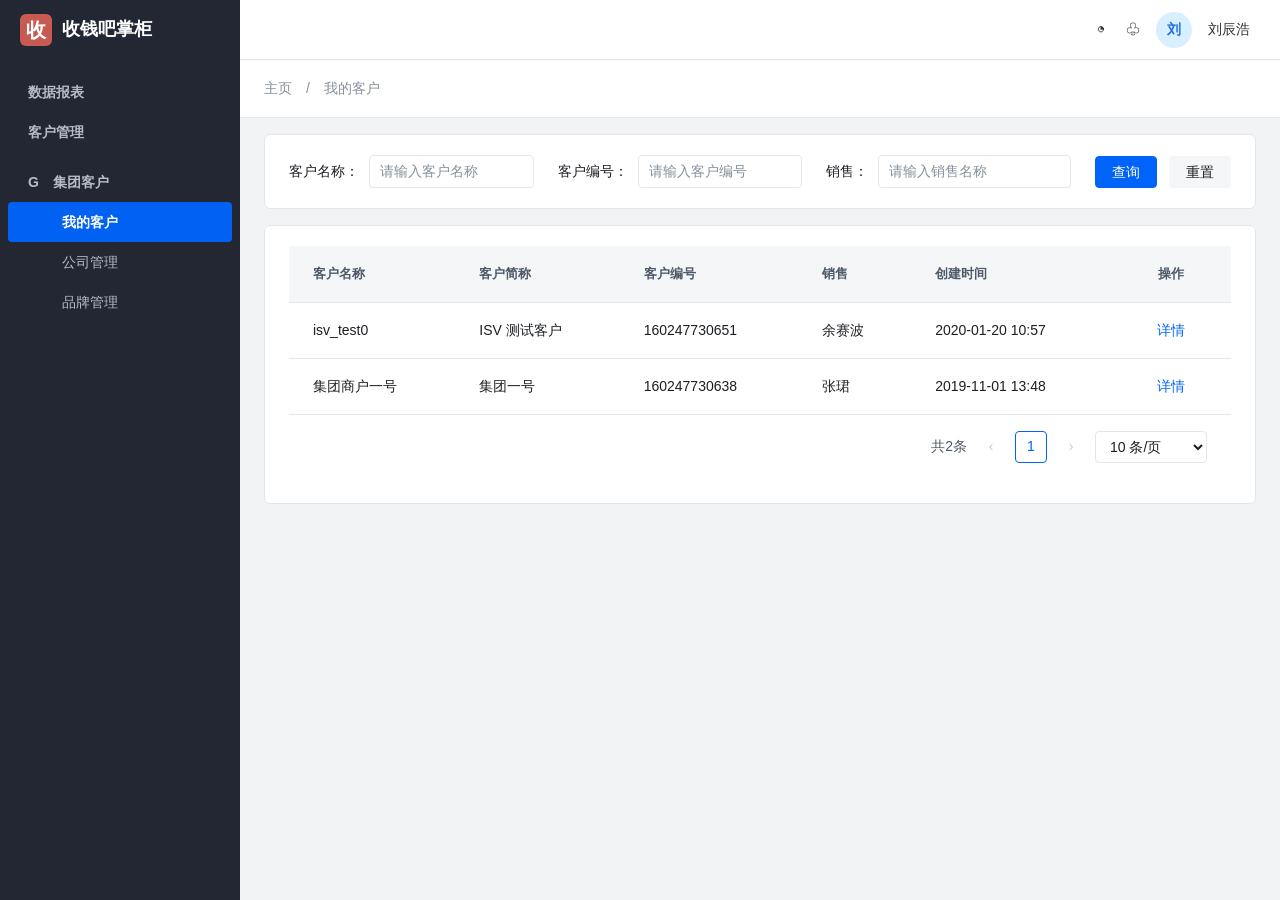
<file: crm-retail-invoice-config-demo/index.html>
<!doctype html>
<html lang="zh-CN">
  <head>
    <meta charset="utf-8" />
    <meta name="viewport" content="width=device-width, initial-scale=1" />
    <title>电子发票设置</title>
    <link rel="icon" href="data:," />
    <link rel="stylesheet" href="./styles.css?v=20261023-email-confirm-limit" />
  </head>
  <body>
    <header class="topbar">
      <div class="platform-brand">
        <span class="brand-mark">收</span>
        <span class="platform-title">收钱吧掌柜</span>
      </div>
      <div class="top-account">
        <button class="plain-btn" aria-label="消息">◔</button>
        <button class="plain-btn" aria-label="通知">♧</button>
        <span class="avatar">刘</span>
        <button class="plain-btn">刘辰浩</button>
      </div>
    </header>

    <div class="shell">
      <aside class="sidebar" aria-label="左侧菜单">
        <div class="side-section">
          <button class="side-parent">数据报表</button>
          <button class="side-parent">客户管理</button>
        </div>
        <div class="side-section">
          <button class="side-parent expanded active-parent">G　集团客户</button>
          <button class="side-child active" id="myCustomersMenuBtn" type="button">我的客户</button>
          <button class="side-child" id="companyManagementMenuBtn" type="button">公司管理</button>
          <button class="side-child" id="brandManagementMenuBtn" type="button">品牌管理</button>
        </div>
      </aside>

      <main class="main">
        <section class="page-view active" id="customerListView" aria-label="我的客户列表">
          <div class="breadcrumb page-breadcrumb">主页　/　我的客户</div>
          <section class="panel customer-list-filter-panel">
            <div class="customer-list-filters">
              <label>
                <span>客户名称：</span>
                <input id="customerNameKeyword" placeholder="请输入客户名称" />
              </label>
              <label>
                <span>客户编号：</span>
                <input id="customerNumberKeyword" placeholder="请输入客户编号" />
              </label>
              <label>
                <span>销售：</span>
                <input id="customerSalesKeyword" placeholder="请输入销售名称" />
              </label>
              <div class="customer-list-filter-actions">
                <button class="primary-btn" id="searchCustomersBtn" type="button">查询</button>
                <button class="default-btn" id="resetCustomersBtn" type="button">重置</button>
              </div>
            </div>
          </section>
          <section class="panel customer-list-panel">
            <div class="table-scroll">
              <table class="data-table customer-list-table">
                <thead>
                  <tr>
                    <th>客户名称</th>
                    <th>客户简称</th>
                    <th>客户编号</th>
                    <th>销售</th>
                    <th>创建时间</th>
                    <th class="action-col">操作</th>
                  </tr>
                </thead>
                <tbody id="customerListRows"></tbody>
              </table>
            </div>
            <div class="company-pagination customer-list-pagination">
              <span id="customerListTotal">共0条</span>
              <button class="page-arrow" type="button" disabled>‹</button>
              <button class="page-current" type="button">1</button>
              <button class="page-arrow" type="button" disabled>›</button>
              <select aria-label="客户列表每页条数"><option>10 条/页</option></select>
            </div>
          </section>
        </section>

        <section class="page-view company-management-view" id="companyManagementView" aria-label="公司管理">
          <div class="breadcrumb page-breadcrumb">主页　/　公司管理</div>
          <section class="panel company-management-filter-panel">
            <div class="company-management-filters">
              <label><span>公司名称：</span><input id="managedCompanyNameKeyword" placeholder="请输入公司名称" /></label>
              <label><span>统一社会信用代码：</span><input id="managedCompanyUsccKeyword" placeholder="请输入统一社会信用代码" /></label>
              <label><span>客户名称：</span><input id="managedCompanyCustomerNameKeyword" placeholder="请输入客户名称" /></label>
              <label><span>客户编号：</span><input id="managedCompanyCustomerNumberKeyword" placeholder="请输入客户编号" /></label>
              <label><span>公司类型：</span><select id="managedCompanyTypeFilter"><option value="">全部类型</option><option value="Head">总公司</option><option value="Branch">分公司</option></select></label>
              <label><span>发票功能状态：</span><select id="managedCompanyInvoiceStatusFilter"><option value="">全部状态</option><option value="Unopened">未开通</option><option value="Opening">开通中</option><option value="Opened">已开通</option><option value="Failed">开通失败</option></select></label>
              <div class="company-management-filter-actions"><button class="primary-btn" id="searchManagedCompaniesBtn" type="button">查询</button><button class="default-btn" id="resetManagedCompaniesBtn" type="button">重置</button></div>
            </div>
          </section>
          <section class="panel company-management-list-panel">
            <div class="panel-head"><div><h2>公司列表</h2></div></div>
            <div class="table-scroll">
              <table class="data-table managed-company-table">
                <thead><tr><th>公司名称</th><th>统一社会信用代码</th><th>所属客户</th><th>注册国家/<br />地区</th><th>公司类型</th><th>上级公司</th><th>公司 ID</th><th>发票功能状态</th><th class="action-col">操作</th></tr></thead>
                <tbody id="managedCompanyRows"></tbody>
              </table>
            </div>
            <div class="company-pagination"><span id="managedCompanyTotal">共0条</span><button class="page-arrow" type="button" disabled>‹</button><button class="page-current" type="button">1</button><button class="page-arrow" type="button" disabled>›</button><select aria-label="公司管理每页条数"><option>10 条/页</option></select></div>
          </section>
        </section>

        <section class="page-view brand-management-view" id="brandManagementView" aria-label="品牌管理">
          <div class="breadcrumb page-breadcrumb">主页　/　品牌管理</div>
          <section class="panel brand-management-filter-panel">
            <div class="brand-management-filters">
              <label><span>品牌名称：</span><input id="managedBrandNameKeyword" placeholder="请输入品牌名称" /></label>
              <label><span>品牌编号：</span><input id="managedBrandCodeKeyword" placeholder="请输入品牌编号" /></label>
              <label><span>所属客户：</span><input id="managedBrandCustomerKeyword" placeholder="请输入客户名称或编号" /></label>
              <div><button class="primary-btn" id="searchManagedBrandsBtn" type="button">查询</button><button class="default-btn" id="resetManagedBrandsBtn" type="button">重置</button></div>
            </div>
          </section>
          <section class="panel brand-management-list-panel">
            <div class="panel-head"><div><h2>品牌列表</h2></div></div>
            <div class="table-scroll">
              <table class="data-table managed-brand-table">
                <thead><tr><th>品牌名称</th><th>品牌编号</th><th>所属客户</th><th>客户编号</th><th>经营国家/地区</th><th>创建时间</th><th class="action-col">操作</th></tr></thead>
                <tbody id="managedBrandRows"></tbody>
              </table>
            </div>
            <div class="company-pagination"><span id="managedBrandTotal">共0条</span><button class="page-arrow" type="button" disabled>‹</button><button class="page-current" type="button">1</button><button class="page-arrow" type="button" disabled>›</button><select aria-label="品牌管理每页条数"><option>10 条/页</option></select></div>
          </section>
        </section>

        <section class="page-view" id="productsView" aria-label="客户产品管理">
          <div class="breadcrumb page-breadcrumb">主页　/　客户详情</div>
          <section class="customer-summary">
            <div class="customer-summary-main entity-summary-title-line">
              <h1 id="customerSummaryName">集团商户一号</h1>
              <div class="summary-tags"><span id="customerSummaryNumber">客户编号：160247730638</span></div>
            </div>
          </section>
          <div class="brand-tabs" role="tablist" aria-label="客户详情">
            <button class="active" data-customer-tab="customerBasicInfoPanel">基础信息</button>
            <button data-customer-tab="companyListPanel">公司列表</button>
            <button data-customer-tab="customerBrandListPanel">品牌列表</button>
            <button data-customer-tab="productFeaturePanel">产品管理</button>
            <button data-customer-tab="customerAgreementManagementPanel">协议确认管理</button>
            <button data-customer-tab="customerBatchRecordsPanel">批量操作记录</button>
          </div>
          <section class="customer-tab-panel active customer-basic-info-panel" id="customerBasicInfoPanel">
            <section class="entity-info-section">
              <div class="entity-section-head"><h2>客户基础信息</h2></div>
              <dl class="entity-basic-info-grid">
                <div><dt>客户名称</dt><dd id="customerBasicName">集团商户一号</dd></div>
                <div><dt>客户简称</dt><dd id="customerBasicShortName">集团一号</dd></div>
                <div><dt>客户编号</dt><dd id="customerBasicNumber">160247730638</dd></div>
                <div><dt>项目编号</dt><dd id="customerBasicProjectCode">KA-SH-LYQ-A000478</dd></div>
                <div><dt>创建时间</dt><dd id="customerBasicCreatedAt">2019-11-01 13:48</dd></div>
              </dl>
            </section>
            <section class="entity-info-section customer-contact-info-section" id="customerContactInfoSection">
              <div class="entity-section-head"><h2>联系人信息</h2></div>
              <dl class="entity-basic-info-grid">
                <div><dt>联系人姓名</dt><dd id="customerContactName">王岚</dd></div>
                <div><dt>联系人电话</dt><dd id="customerContactPhone">13812346801</dd></div>
                <div><dt>联系人邮箱</dt><dd id="customerContactEmail">wanglan@sqb-demo.cn</dd></div>
              </dl>
            </section>
            <section class="entity-info-section customer-sales-info-section" id="customerSalesInfoSection">
              <div class="entity-section-head"><h2>销售信息</h2></div>
              <dl class="entity-basic-info-grid">
                <div><dt>所属销售</dt><dd id="customerBasicSales">张珺</dd></div>
                <div><dt>所属组织</dt><dd id="customerBasicSalesOrg">大客户 / 总部 / Stanley的组织</dd></div>
                <div><dt>客户执行</dt><dd id="customerExecutive">陈雨欣</dd></div>
              </dl>
            </section>
            <section class="entity-info-section super-admin-section">
              <div class="entity-section-head">
                <h2>集团超级管理员</h2>
                <button class="primary-btn small" id="addGroupSuperAdminBtn" type="button">添加超级管理员</button>
              </div>
              <div class="super-admin-setting" id="groupSuperAdminSetting"></div>
            </section>
          </section>
          <section class="customer-tab-panel" id="companyListPanel">
            <div class="company-toolbar">
              <div class="company-filters">
                <label><span>公司名称：</span><input id="companyNameKeyword" placeholder="请输入公司名称" /></label>
                <label><span>统一社会信用代码：</span><input id="companyUsccKeyword" placeholder="请输入统一社会信用代码" /></label>
                <label><span>公司类型：</span><select id="companyTypeFilter"><option value="">请选择公司类型</option><option value="Head">总公司</option><option value="Branch">分公司</option></select></label>
                <label><span>发票状态：</span><select id="companyInvoiceStatusFilter"><option value="">全部状态</option><option value="Unopened">未开通</option><option value="Opening">开通中</option><option value="Opened">已开通</option><option value="Failed">开通失败</option></select></label>
                <div class="company-filter-actions"><button class="primary-btn" id="companySearchBtn">查询</button><button class="default-btn" id="companyResetBtn">重置</button></div>
              </div>
              <div class="company-toolbar-actions">
                <button class="primary-btn" id="createCompanyBtn">创建公司</button>
                <button class="default-btn" id="batchCreateCompanyBtn">批量创建公司</button>
                <button class="default-btn" id="batchEnableInvoiceBtn">批量开通发票</button>
                <button class="default-btn" id="batchAssociateStoresBtn">批量关联门店</button>
              </div>
            </div>
            <div class="table-scroll">
              <table class="data-table company-table">
                <thead><tr><th>公司名称</th><th>统一社会信用代码</th><th>类型</th><th>上级公司</th><th>公司 ID</th><th>发票功能状态</th><th class="action-col">操作</th></tr></thead>
                <tbody id="companyRows"></tbody>
              </table>
            </div>
            <div class="company-pagination"><span id="companyTotal">共0条</span><button class="page-arrow" disabled>‹</button><button class="page-current">1</button><button class="page-arrow" disabled>›</button><select aria-label="每页条数"><option>10 条/页</option></select></div>
          </section>
          <section class="customer-tab-panel" id="productFeaturePanel">
            <div class="product-grid single">
              <article class="product-card">
                <div class="product-card-head">
                  <h3>电子发票</h3>
                  <span class="status-dot enabled" id="customerEinvoiceStatus">已开通</span>
                </div>
                <p>聚合不同开票服务商能力，覆盖线上线下、多端场景。</p>
                <button class="ghost-btn primary" id="enterEinvoiceBtn">设置</button>
              </article>
            </div>
          </section>
          <section class="customer-tab-panel customer-brand-panel" id="customerBrandListPanel">
            <div class="customer-brand-toolbar">
              <div class="brand-list-query">
                <input id="customerBrandNameKeyword" placeholder="请输入品牌名称" />
                <input id="customerBrandCodeKeyword" placeholder="请输入品牌编号" />
                <button class="primary-btn small" id="searchCustomerBrandsBtn" type="button">查询</button>
                <button class="default-btn small" id="resetCustomerBrandsBtn" type="button">重置</button>
              </div>
              <button class="primary-btn" id="createCustomerBrandBtn" type="button">创建品牌</button>
            </div>
            <div class="customer-brand-view-toolbar">
              <span class="customer-brand-view-label">展示方式</span>
              <div class="brand-view-switch" role="group" aria-label="品牌列表展示方式">
                <button class="default-btn small" id="brandCardViewBtn" type="button" aria-pressed="false">▦ 卡片</button>
                <button class="default-btn small active" id="brandListViewBtn" type="button" aria-pressed="true">☷ 列表</button>
              </div>
            </div>
            <div id="customerBrandListView">
              <div class="table-scroll">
                <table class="data-table customer-brand-table">
                  <thead><tr><th>品牌名称</th><th>品牌编号</th><th>经营国家/地区</th><th>品牌描述</th><th>创建时间</th><th class="action-col">操作</th></tr></thead>
                  <tbody id="customerBrandRows"></tbody>
                </table>
              </div>
            </div>
            <div class="customer-brand-card-grid hidden" id="customerBrandCardView"></div>
            <div class="customer-brand-empty hidden" id="customerBrandEmpty">暂无符合条件的品牌</div>
            <div class="company-pagination customer-brand-pagination">
              <span id="customerBrandTotal">共0条</span>
              <button class="page-arrow" id="customerBrandPrevBtn" type="button">‹</button>
              <button class="page-current" id="customerBrandPageBtn" type="button">1</button>
              <button class="page-arrow" id="customerBrandNextBtn" type="button">›</button>
              <select id="customerBrandPageSize" aria-label="品牌列表每页条数"><option value="6">6 条/页</option><option value="12">12 条/页</option></select>
            </div>
          </section>
          <section class="customer-tab-panel customer-agreement-management-panel" id="customerAgreementManagementPanel">
            <div class="agreement-management-head">
              <div>
                <h2>协议确认管理</h2>
                <p>统一维护客户下的服务说明、协议条款和确认方案，供各业务页面选用。</p>
              </div>
            </div>
            <div class="agreement-management-tabs" role="tablist" aria-label="协议确认管理">
              <button class="active" type="button" data-agreement-management-tab="agreementResourceListPanel">内容资源</button>
              <button type="button" data-agreement-management-tab="confirmationSchemeListPanel">确认方案</button>
            </div>
            <section class="agreement-management-subpanel active" id="agreementResourceListPanel">
              <div class="agreement-management-toolbar">
                <div class="agreement-management-filters">
                  <label><span>资源名称</span><input id="agreementResourceNameFilter" placeholder="请输入资源名称" /></label>
                  <label><span>资源类型</span><select id="agreementResourceTypeFilter"><option value="">全部类型</option><option value="service">服务说明</option><option value="agreement">协议条款</option></select></label>
                  <button class="primary-btn" id="searchAgreementResourcesBtn" type="button">查询</button>
                  <button class="default-btn" id="resetAgreementResourcesBtn" type="button">重置</button>
                </div>
                <button class="primary-btn" id="createAgreementResourceBtn" type="button">新建内容资源</button>
              </div>
              <div class="agreement-layer-tip"><strong>内容资源</strong><span>服务说明可被业务页面直接选用；协议条款可被组合到确认方案中。</span></div>
              <div class="table-scroll">
                <table class="data-table agreement-resource-table">
                  <thead><tr><th>资源名称</th><th>类型</th><th>当前版本</th><th>状态</th><th>使用情况</th><th>更新时间</th><th class="action-col">操作</th></tr></thead>
                  <tbody id="agreementResourceRows"></tbody>
                </table>
              </div>
            </section>
            <section class="agreement-management-subpanel" id="confirmationSchemeListPanel">
              <div class="agreement-management-toolbar">
                <div class="agreement-management-filters">
                  <label><span>方案名称</span><input id="confirmationSchemeNameFilter" placeholder="请输入方案名称" /></label>
                  <label><span>方案状态</span><select id="confirmationSchemeStatusFilter"><option value="">全部状态</option><option value="enabled">已启用</option><option value="disabled">已停用</option></select></label>
                  <button class="primary-btn" id="searchConfirmationSchemesBtn" type="button">查询</button>
                  <button class="default-btn" id="resetConfirmationSchemesBtn" type="button">重置</button>
                </div>
                <button class="primary-btn" id="createConfirmationSchemeBtn" type="button">新建确认方案</button>
              </div>
              <div class="agreement-layer-tip"><strong>确认方案</strong><span>一个方案可包含多个消费者勾选确认项，每个确认项可引用多个协议条款。</span></div>
              <div class="table-scroll">
                <table class="data-table confirmation-scheme-table">
                  <thead><tr><th>方案名称</th><th>确认项</th><th>协议条款</th><th>使用情况</th><th>状态</th><th>更新时间</th><th class="action-col">操作</th></tr></thead>
                  <tbody id="confirmationSchemeRows"></tbody>
                </table>
              </div>
            </section>
          </section>
        <section class="customer-tab-panel" id="customerBatchRecordsPanel" aria-label="批量操作记录">
          <section class="panel batch-operation-records-panel">
            <div class="panel-head"><div><h2>批量操作记录</h2></div></div>
            <section class="batch-record-filter">
              <label>任务类型<select id="batchRecordTypeFilter"><option value="">全部</option><option value="CREATE_COMPANY">批量创建公司</option><option value="ENABLE_INVOICE">批量开通发票</option><option value="ASSOCIATE_STORE">批量关联门店</option><option value="CREATE_BRAND_STORE">批量创建门店</option></select></label>
              <label>状态<select id="batchRecordStatusFilter"><option value="">全部</option><option value="Checking">检查中</option><option value="CheckFailed">检查失败</option><option value="CheckCompleted">待执行</option><option value="Executing">执行中</option><option value="ExecutionCompleted">执行完成</option><option value="ExecutionFailed">执行失败</option></select></label>
              <div><button class="primary-btn" id="searchBatchRecordsBtn">查询</button><button class="default-btn" id="resetBatchRecordsBtn">重置</button></div>
            </section>
            <section class="batch-record-list" id="batchRecordListPanel">
              <div class="table-scroll"><table class="data-table wide"><thead><tr><th>创建时间</th><th>任务类型</th><th>文件名</th><th>操作人</th><th>状态</th><th>总行数</th><th>通过/不通过</th><th>执行结果</th><th>操作</th></tr></thead><tbody id="batchRecordRows"></tbody></table></div>
            </section>
          </section>
        </section>

        </section>

        <section class="page-view agreement-resource-editor-view" id="agreementResourceEditorView" aria-label="内容资源编辑">
          <div class="breadcrumb page-breadcrumb">主页　/　客户详情　/　协议确认管理　/　<span id="agreementResourceEditorBreadcrumb">新建内容资源</span></div>
          <div class="page-back-row"><button class="default-btn" id="backFromAgreementResourceEditorBtn" type="button">返回协议确认管理</button></div>
          <section class="panel agreement-editor-page">
            <div class="agreement-editor-page-head">
              <div><h1 id="agreementResourceEditorTitle">新建内容资源</h1><p>内容保存后可作为客户下的公共资源，被不同业务页面选用。</p></div>
              <div class="agreement-editor-actions"><button class="default-btn" id="cancelAgreementResourceEditorBtn" type="button">取消</button><button class="primary-btn" id="saveAgreementResourceBtn" type="button">保存</button></div>
            </div>
            <div class="agreement-resource-basic-form">
              <label><span class="field-label">资源名称 <em>*</em></span><input id="agreementResourceNameInput" maxlength="60" placeholder="请输入资源名称" /></label>
              <label><span class="field-label">资源类型 <em>*</em></span><select id="agreementResourceTypeInput"><option value="service">服务说明</option><option value="agreement">协议条款</option></select></label>
              <label><span class="field-label">版本号 <em>*</em></span><input id="agreementResourceVersionInput" maxlength="20" placeholder="例如：V1.0" /></label>
              <label><span class="field-label">状态 <em>*</em></span><select id="agreementResourceStatusInput"><option value="published">已发布</option><option value="draft">草稿</option></select></label>
            </div>
            <div class="agreement-rich-editor-layout">
              <section class="agreement-rich-editor-pane">
                <div class="agreement-rich-editor-head"><h2>资源内容</h2><span>富文本编辑</span></div>
                <div class="agreement-rich-editor-toolbar" aria-label="富文本工具栏">
                  <select id="agreementResourceBlockFormat" aria-label="段落格式"><option value="p">正文</option><option value="h2">二级标题</option><option value="h3">三级标题</option></select>
                  <button type="button" data-agreement-rich-command="bold"><b>B</b></button>
                  <button type="button" data-agreement-rich-command="italic"><i>I</i></button>
                  <button type="button" data-agreement-rich-command="underline"><u>U</u></button>
                  <button type="button" data-agreement-rich-command="insertUnorderedList">列表</button>
                  <button type="button" id="agreementResourceInsertLinkBtn">链接</button>
                  <button type="button" id="agreementResourceClearFormatBtn">清除格式</button>
                </div>
                <div class="agreement-rich-editor" id="agreementResourceContentEditor" contenteditable="true" role="textbox" aria-multiline="true"></div>
              </section>
              <section class="agreement-resource-preview-pane">
                <div class="agreement-rich-editor-head"><h2>展示预览</h2><span>实时预览</span></div>
                <article class="agreement-resource-preview" id="agreementResourceContentPreview"></article>
              </section>
            </div>
            <p class="field-error" id="agreementResourceEditorError"></p>
          </section>
        </section>

        <section class="page-view confirmation-scheme-editor-view" id="confirmationSchemeEditorView" aria-label="确认方案编辑">
          <div class="breadcrumb page-breadcrumb">主页　/　客户详情　/　协议确认管理　/　<span id="confirmationSchemeEditorBreadcrumb">新建确认方案</span></div>
          <div class="page-back-row"><button class="default-btn" id="backFromConfirmationSchemeEditorBtn" type="button">返回协议确认管理</button></div>
          <section class="panel agreement-editor-page">
            <div class="agreement-editor-page-head">
              <div><h1 id="confirmationSchemeEditorTitle">新建确认方案</h1><p>将多个协议条款组合成消费者需要逐项勾选的确认方案。</p></div>
              <div class="agreement-editor-actions"><button class="default-btn" id="cancelConfirmationSchemeEditorBtn" type="button">取消</button><button class="primary-btn" id="saveConfirmationSchemeBtn" type="button">保存</button></div>
            </div>
            <div class="confirmation-scheme-basic-form">
              <label><span class="field-label">方案名称 <em>*</em></span><input id="confirmationSchemeNameInput" maxlength="60" placeholder="请输入方案名称" /></label>
              <label><span class="field-label">方案状态 <em>*</em></span><select id="confirmationSchemeStatusInput"><option value="enabled">已启用</option><option value="disabled">已停用</option></select></label>
              <label class="confirmation-scheme-description"><span class="field-label">方案说明</span><input id="confirmationSchemeDescriptionInput" maxlength="100" placeholder="请输入方案说明（选填）" /></label>
            </div>
            <div class="confirmation-scheme-editor-layout">
              <section class="confirmation-item-editor-pane">
                <div class="confirmation-item-editor-head"><div><h2>勾选确认项</h2><p>每个勾选项可选择一个或多个协议条款。</p></div><button class="primary-btn small" id="addConfirmationItemBtn" type="button">添加确认项</button></div>
                <div class="confirmation-item-editor-list" id="confirmationItemEditorList"></div>
              </section>
              <aside class="confirmation-scheme-preview-pane">
                <div class="agreement-rich-editor-head"><h2>消费者展示预览</h2><span>需逐项勾选</span></div>
                <div class="confirmation-scheme-preview" id="confirmationSchemePreview"></div>
              </aside>
            </div>
            <p class="field-error" id="confirmationSchemeEditorError"></p>
          </section>
        </section>

        <section class="page-view batch-record-detail-view" id="batchRecordDetailView" aria-label="批量操作记录详情">
          <div class="breadcrumb page-breadcrumb" id="batchRecordDetailBreadcrumb">主页　/　客户详情　/　批量操作记录　/　任务详情</div>
          <div class="page-back-row"><button class="default-btn" id="backToBatchRecordListBtn">返回批量操作记录</button></div>
          <section class="panel batch-record-detail" id="batchRecordDetailPanel">
            <div class="panel-head"><div><h2 id="batchRecordDetailTitle">任务详情</h2><p id="batchRecordDetailMeta"></p></div></div>
            <div class="batch-detail-stats" id="batchRecordDetailStats"></div>
            <div class="table-scroll"><table class="data-table wide"><thead id="batchRecordDetailHead"><tr><th>行号</th><th>统一社会信用代码</th><th>公司名称</th><th>检查结果</th><th>执行结果</th><th>原因/备注</th></tr></thead><tbody id="batchRecordDetailRows"></tbody></table></div>
          </section>
        </section>

        <section class="page-view brand-detail-page" id="brandDetailView" aria-label="品牌详情">
          <div class="brand-detail-page-breadcrumb" id="brandDetailBreadcrumb">主页&nbsp;&nbsp;/&nbsp;&nbsp;我的客户</div>
          <div class="brand-detail-back-row">
            <button class="default-btn" id="backFromBrandDetailBtn" type="button">返回</button>
          </div>
          <section class="brand-detail-summary">
            <div class="brand-detail-title-row">
              <div class="entity-summary-title-line">
                <h1 id="brandDetailName">-</h1>
                <div class="brand-detail-number"><span>品牌编号：</span><strong id="brandDetailCode">-</strong><button class="copy-btn" id="copyBrandCodeBtn" type="button" aria-label="复制品牌编号">▣</button></div>
              </div>
            </div>
          </section>
          <section class="panel brand-detail-content">
            <div class="workspace-tabs brand-store-tabs" role="tablist" aria-label="品牌详情">
              <button class="active" data-brand-detail-tab="brandBasicInfoPanel">基础信息</button>
              <button data-brand-detail-tab="brandLogoSetsPanel">Logo 管理</button>
              <button data-brand-detail-tab="brandStoreListPanel">门店列表</button>
              <button data-brand-detail-tab="brandProductManagementPanel">产品管理</button>
            </div>
            <section class="brand-detail-tab-panel active" id="brandBasicInfoPanel">
              <section class="entity-info-section">
                <div class="entity-section-head"><h2>品牌基础信息</h2><button class="default-btn" id="editBrandBasicBtn" type="button">编辑</button></div>
                <dl class="brand-detail-meta entity-basic-info-grid">
                  <div><dt>品牌名称</dt><dd id="brandBasicName">-</dd></div>
                  <div><dt>品牌编号</dt><dd id="brandBasicCode">-</dd></div>
                  <div><dt>所属行业</dt><dd id="brandDetailIndustry">-</dd></div>
                  <div><dt>经营国家/地区</dt><dd id="brandDetailOperatingCountry">-</dd></div>
                  <div><dt>创建时间</dt><dd id="brandDetailCreatedAt">-</dd></div>
                  <div class="entity-basic-info-span-full"><dt>品牌描述</dt><dd id="brandDetailDescription">-</dd></div>
                </dl>
              </section>
              <section class="entity-info-section">
                <div class="entity-section-head"><h2>所属客户信息</h2></div>
                <dl class="entity-basic-info-grid">
                  <div><dt>客户名称</dt><dd id="brandCustomerName">-</dd></div>
                  <div><dt>客户编号</dt><dd><button class="link-btn entity-reference-link" id="brandCustomerNumber" type="button">-</button></dd></div>
                  <div><dt>客户简称</dt><dd id="brandCustomerShortName">-</dd></div>
                </dl>
              </section>
              <section class="entity-info-section super-admin-section">
                <div class="entity-section-head"><h2>品牌超级管理员</h2><button class="primary-btn small" id="addBrandSuperAdminBtn" type="button">添加超级管理员</button></div>
                <div class="super-admin-setting" id="brandSuperAdminSetting"></div>
              </section>
            </section>
            <section class="brand-detail-tab-panel" id="brandLogoSetsPanel">
              <div class="brand-logo-set-toolbar">
                <div><h2>Logo 方案</h2><p>管理品牌在不同样式和颜色场景下使用的 Logo 组合，最多 7 组（含默认版本）。</p></div>
                <div class="brand-logo-set-toolbar-actions">
                  <span class="brand-logo-set-limit" id="brandLogoSetCount">已设置 0 / 7 组</span>
                  <button class="primary-btn" id="addBrandLogoSetBtn" type="button">添加 Logo 方案</button>
                </div>
              </div>
              <div class="brand-logo-set-list" id="brandLogoSetList"></div>
            </section>
            <section class="brand-detail-tab-panel" id="brandStoreListPanel">
              <div class="brand-store-filters">
                <label>门店ID<input id="brandStoreIdFilter" placeholder="请输入门店ID" /></label>
                <label>门店名<input id="brandStoreNameFilter" placeholder="请输入门店名" /></label>
                <label>门店号<input id="brandStoreNoFilter" placeholder="请输入门店号" /></label>
                <label>门店类型<select id="brandStoreTypeFilter"><option value="">全部类型</option><option>直营</option><option>联营</option><option>加盟</option></select></label>
                <div class="brand-store-filter-actions"><button class="primary-btn" id="searchBrandStoresBtn">查询</button><button class="default-btn" id="resetBrandStoresBtn">重置</button></div>
              </div>
              <div class="table-toolbar actions-only brand-store-actions">
                <button class="primary-btn" id="createBrandStoreBtn">创建门店</button>
                <button class="default-btn" id="batchCreateBrandStoresBtn">批量创建门店</button>
              </div>
              <div class="table-scroll">
                <table class="data-table wide brand-store-table">
                  <thead><tr><th>门店名</th><th>门店号</th><th>门店ID</th><th>门店类型</th><th>所属地区</th><th>创建时间</th><th>操作</th></tr></thead>
                  <tbody id="brandStoreRows"></tbody>
                </table>
              </div>
              <div class="company-pagination"><span id="brandStoreTotal">共0条</span><button class="page-arrow" id="brandStorePrevBtn">‹</button><button class="page-current" id="brandStorePageBtn">1</button><button class="page-arrow" id="brandStoreNextBtn">›</button><select id="brandStorePageSize" aria-label="品牌门店每页条数"><option value="6">6 条/页</option><option value="10">10 条/页</option></select></div>
            </section>
            <section class="brand-detail-tab-panel" id="brandProductManagementPanel">
              <div class="product-grid single brand-product-grid">
                <article class="product-card brand-product-card">
                  <div class="product-card-head"><h3>零售订单开票</h3><span class="status-dot enabled" id="brandRetailInvoiceStatus">已开通</span></div>
                  <p>品牌门店零售场景开票功能设置</p>
                  <div class="brand-product-auto-note" id="brandRetailInvoiceAutoNote">随所属集团客户的电子发票功能自动开通。</div>
                  <button class="ghost-btn primary" id="enterBrandRetailInvoiceBtn" type="button">设置</button>
                </article>
              </div>
            </section>
          </section>
        </section>

        <section class="page-view detail-drawer-view detail-drawer-store" id="brandStoreDetailView" data-drawer-base="brandDetailView" aria-label="门店详情" aria-hidden="true" tabindex="-1">
          <div class="page-back-row"><button class="default-btn" id="backFromBrandStoreDetailBtn">返回品牌详情</button></div>
          <div class="settings-head brand-store-detail-head">
            <div class="entity-summary-title-line"><h1 id="brandStoreDetailName">-</h1><div class="head-tags"><span id="brandStoreDetailNoTag">门店号：-</span></div></div>
            <div class="head-actions"><button class="primary-btn" id="editBrandStoreBtn">编辑门店信息</button></div>
          </div>
          <section class="panel brand-store-detail-card">
            <div class="panel-head"><div><h2>基本信息</h2></div></div>
            <dl class="brand-store-detail-grid" id="brandStoreDetailGrid"></dl>
          </section>
        </section>

        <section class="page-view company-detail-page" id="companyDetailView" aria-label="公司详情">
          <div class="breadcrumb page-breadcrumb" id="companyDetailBreadcrumb">主页　/　我的客户　/　公司详情</div>
          <div class="page-back-row"><button class="default-btn" id="backFromCompanyDetailBtn">返回客户详情</button></div>
          <section class="company-detail-summary">
            <div class="company-detail-title-row">
              <div class="entity-summary-title-line">
                <h1 id="companyDetailName">-</h1>
                <span class="company-type" id="companyDetailType">-</span>
                <div class="company-detail-identifiers">
                  <span>统一社会信用代码：<strong id="companyDetailUscc">-</strong></span>
                </div>
              </div>
            </div>
          </section>

          <section class="panel company-detail-content">
            <div class="workspace-tabs company-detail-tabs" role="tablist" aria-label="公司详情">
              <button class="active" data-company-detail-tab="companyBasicInfoPanel">基础信息</button>
              <button data-company-detail-tab="companyStoresPanel">门店管理</button>
              <button id="companyBranchesTab" data-company-detail-tab="companyBranchesPanel">分公司管理</button>
              <button data-company-detail-tab="companyFunctionStatusPanel">功能状态</button>
            </div>
            <section class="company-detail-tab-panel active company-basic-info-panel" id="companyBasicInfoPanel">
              <div class="entity-basic-info-actions"><button class="default-btn" id="editCompanyDetailBtn">编辑信息</button></div>
              <dl class="company-detail-meta entity-basic-info-grid">
                <div><dt>公司名称</dt><dd id="companyBasicName">-</dd></div>
                <div><dt>公司类型</dt><dd id="companyBasicType">-</dd></div>
                <div><dt>统一社会信用代码</dt><dd id="companyBasicUscc">-</dd></div>
                <div><dt>公司 ID</dt><dd id="companyBasicCode">-</dd></div>
                <div><dt>所属客户</dt><dd id="companyBasicCustomer">-</dd></div>
                <div><dt>注册国家/地区</dt><dd id="companyBasicRegistrationCountry">-</dd></div>
                <div><dt>上级公司</dt><dd id="companyDetailParent">-</dd></div>
                <div><dt>创建时间</dt><dd id="companyDetailCreatedAt">-</dd></div>
                <div><dt>备注</dt><dd id="companyDetailRemark">-</dd></div>
              </dl>
            </section>
            <section class="company-detail-tab-panel" id="companyFunctionStatusPanel">
              <div class="section-heading"><h2>功能列表</h2><p class="section-description">查看并管理该公司已开通的产品功能。</p></div>
              <button class="company-function-card" id="companyInvoiceFunctionCard" type="button">
                <div class="company-function-icon">票</div>
                <div class="company-function-copy"><strong>发票</strong><span id="companyInvoiceFunctionDescription">-</span><small class="danger-text hidden" id="companyInvoiceFailureReason">-</small></div>
                <span class="company-invoice-status" id="companyDetailInvoiceStatus">未开通</span>
                <span class="company-function-arrow">›</span>
              </button>
            </section>
            <section class="company-detail-tab-panel" id="companyBranchesPanel">
              <div class="company-branch-toolbar">
                <label>分公司：<input id="companyBranchKeyword" placeholder="公司ID / 公司名称 / 统一社会信用代码" /></label>
                <button class="primary-btn" id="searchCompanyBranchesBtn">查询</button>
                <button class="default-btn" id="resetCompanyBranchesBtn">重置</button>
              </div>
              <div class="table-scroll">
                <table class="data-table wide">
                  <thead><tr><th>公司名称</th><th>统一社会信用代码</th><th>备注</th><th>公司ID</th><th>创建时间</th><th>操作</th></tr></thead>
                  <tbody id="companyBranchRows"></tbody>
                </table>
              </div>
              <div class="company-pagination"><span id="companyBranchTotal">共0条</span><button class="page-arrow" disabled>‹</button><button class="page-current">1</button><button class="page-arrow" disabled>›</button><select aria-label="分公司每页条数"><option>10 条/页</option></select></div>
            </section>
            <section class="company-detail-tab-panel" id="companyStoresPanel">
              <div class="company-store-filters">
                <label>所属品牌<select id="companyStoreBrandFilter"><option value="">全部品牌</option></select></label>
                <label>门店名<input id="companyStoreNameFilter" placeholder="请输入门店名" /></label>
                <label>门店号<input id="companyStoreNoFilter" placeholder="请输入门店号" /></label>
                <label>门店ID<input id="companyStoreIdFilter" placeholder="请输入门店ID" /></label>
                <button class="primary-btn" id="searchCompanyStoresBtn">查询</button>
                <button class="default-btn" id="resetCompanyStoresBtn">重置</button>
              </div>
              <div class="table-toolbar actions-only company-store-actions"><button class="primary-btn" id="addManagedStoresBtn">添加管理门店</button></div>
              <div class="table-scroll">
                <table class="data-table wide">
                  <thead><tr><th>门店名</th><th>门店号</th><th>门店ID</th><th>所属品牌</th><th>操作</th></tr></thead>
                  <tbody id="companyStoreRows"></tbody>
                </table>
              </div>
              <div class="company-pagination"><span id="companyStoreTotal">共0条</span><button class="page-arrow" disabled>‹</button><button class="page-current">1</button><button class="page-arrow" disabled>›</button><select aria-label="门店每页条数"><option>10 条/页</option></select></div>
            </section>
          </section>
        </section>

        <section class="page-view" id="companyBatchView" aria-label="公司批量操作">
          <div class="page-back-row"><button class="default-btn" id="backCompanyListBtn">返回</button></div>
          <div class="settings-head">
            <div>
              <div class="breadcrumb"><span id="batchParentPath">我的客户 / 集团商户一号 / 公司列表</span> / <span id="batchBreadcrumb">批量创建公司</span></div>
              <h1 id="batchPageTitle">批量创建公司</h1>
              <div class="head-tags"><span id="batchScopeTag">客户编号：160247730638</span></div>
            </div>
            <div class="head-actions"><button class="link-btn" id="batchRecordsShortcutBtn">批量操作记录</button></div>
          </div>
          <div class="batch-stepper" id="batchStepper">
            <div class="batch-step active" data-batch-step="1"><span>1</span><strong>上传文件</strong></div>
            <i></i>
            <div class="batch-step" data-batch-step="2"><span>2</span><strong>检查文件</strong></div>
            <i></i>
            <div class="batch-step" data-batch-step="3"><span>3</span><strong id="batchExecuteStepName">执行导入</strong></div>
          </div>
          <section class="panel batch-workspace">
            <div class="batch-stage active" data-batch-stage="1">
              <div class="batch-upload-section">
                <h2>1. 下载模板</h2>
                <p id="batchTemplateHint">请下载批量创建公司模板，按模板填写公司信息。</p>
                <div class="batch-template-fields" id="batchTemplateFields" aria-label="模板字段"></div>
                <button class="default-btn" id="downloadBatchTemplateBtn">下载模板</button>
              </div>
              <div class="batch-upload-section divider-top">
                <h2>2. 上传文件</h2>
                <p>支持 xlsx 格式，文件大小不超过 5MB</p>
                <button class="batch-upload-box" id="selectBatchFileBtn" type="button"><span class="upload-icon">⇧</span><strong>点击选择示例文件</strong><small>也可拖拽文件到此区域上传</small></button>
                <div class="batch-file-card hidden" id="batchFileCard"><div><strong id="batchFileName">-</strong><small>文件已上传，可开始检查</small></div><button class="link-btn danger" id="removeBatchFileBtn">移除</button></div>
                <button class="primary-btn batch-primary-action" id="startBatchCheckBtn" disabled>开始检查</button>
              </div>
            </div>
            <div class="batch-stage" data-batch-stage="2">
              <div class="batch-result-head"><div class="batch-stats"><span>总行数：<strong id="batchCheckTotal">0</strong></span><span class="success-text">通过：<strong id="batchCheckPass">0</strong></span><span class="danger-text">不通过：<strong id="batchCheckFail">0</strong></span></div><div><button class="default-btn" id="reuploadBatchBtn">重新上传</button><button class="primary-btn" id="executeBatchBtn">执行导入</button></div></div>
              <div class="table-scroll"><table class="data-table wide"><thead id="batchCheckHead"></thead><tbody id="batchCheckRows"></tbody></table></div>
            </div>
            <div class="batch-stage" data-batch-stage="3">
              <div class="batch-result-summary"><div><span>执行成功</span><strong class="success-text" id="batchSuccessCount">0</strong></div><div><span>执行失败</span><strong class="danger-text" id="batchFailureCount">0</strong></div><div><span>跳过</span><strong id="batchSkippedCount">0</strong></div><div class="batch-result-actions"><button class="default-btn" id="batchBackToCompanyBtn">返回客户详情</button><button class="primary-btn" id="restartBatchBtn">继续操作</button><button class="default-btn" id="viewBatchRecordsBtn">查看操作记录</button></div></div>
              <div class="table-scroll"><table class="data-table wide"><thead id="batchExecuteHead"></thead><tbody id="batchExecuteRows"></tbody></table></div>
            </div>
          </section>
        </section>

        <section class="page-view" id="storeInvoiceBatchView" aria-label="批量设置门店默认开票主体">
          <div class="page-back-row"><button class="default-btn" id="backStoreInvoiceSettingsBtn">返回</button></div>
          <div class="settings-head">
            <div>
              <div class="breadcrumb">品牌管理 / 品牌详情 / 零售订单开票 / 批量设置门店默认开票主体</div>
              <h1>批量设置门店默认开票主体</h1>
              <div class="head-tags"><span id="storeInvoiceBatchBrandTag">品牌编号：700001</span></div>
            </div>
          </div>
          <div class="batch-stepper" id="storeInvoiceBatchStepper">
            <div class="store-invoice-batch-step active" data-store-invoice-batch-step="1"><span>1</span><strong>上传文件</strong></div>
            <i></i>
            <div class="store-invoice-batch-step" data-store-invoice-batch-step="2"><span>2</span><strong>检查文件</strong></div>
            <i></i>
            <div class="store-invoice-batch-step" data-store-invoice-batch-step="3"><span>3</span><strong>执行设置</strong></div>
          </div>
          <section class="panel batch-workspace">
            <div class="store-invoice-batch-stage active" data-store-invoice-batch-stage="1">
              <div class="batch-upload-section">
                <h2>1. 下载模板</h2>
                <p>请按模板填写品牌、门店和默认开票公司信息。</p>
                <div class="batch-template-fields" aria-label="模板字段"><span>品牌编号</span><span>门店编号</span><span>公司统一社会信用代码</span></div>
                <button class="default-btn" id="downloadStoreInvoiceBatchTemplateBtn">下载模板</button>
              </div>
              <div class="batch-upload-section divider-top">
                <h2>2. 上传文件</h2>
                <p>支持 xlsx 格式，文件大小不超过 5MB</p>
                <button class="batch-upload-box" id="selectStoreInvoiceBatchFileBtn" type="button"><span class="upload-icon">⇧</span><strong>点击选择示例文件</strong><small>也可拖拽文件到此区域上传</small></button>
                <div class="batch-file-card hidden" id="storeInvoiceBatchFileCard"><div><strong id="storeInvoiceBatchFileName">-</strong><small>文件已上传，可开始检查</small></div><button class="link-btn danger" id="removeStoreInvoiceBatchFileBtn">移除</button></div>
                <button class="primary-btn batch-primary-action" id="startStoreInvoiceBatchCheckBtn" disabled>开始检查</button>
              </div>
            </div>
            <div class="store-invoice-batch-stage" data-store-invoice-batch-stage="2">
              <div class="batch-result-head"><div class="batch-stats"><span>总行数：<strong id="storeInvoiceBatchCheckTotal">0</strong></span><span class="success-text">通过：<strong id="storeInvoiceBatchCheckPass">0</strong></span><span class="danger-text">不通过：<strong id="storeInvoiceBatchCheckFail">0</strong></span></div><div><button class="default-btn" id="reuploadStoreInvoiceBatchBtn">重新上传</button><button class="primary-btn" id="executeStoreInvoiceBatchBtn">执行设置</button></div></div>
              <div class="table-scroll"><table class="data-table wide store-invoice-batch-table"><thead><tr><th>行号</th><th>品牌编号</th><th>门店编号</th><th>统一社会信用代码</th><th>公司名称</th><th>发票功能</th><th>检查结果</th><th>原因</th></tr></thead><tbody id="storeInvoiceBatchCheckRows"></tbody></table></div>
            </div>
            <div class="store-invoice-batch-stage" data-store-invoice-batch-stage="3">
              <div class="batch-result-summary"><div><span>设置成功</span><strong class="success-text" id="storeInvoiceBatchSuccessCount">0</strong></div><div><span>设置失败</span><strong class="danger-text" id="storeInvoiceBatchFailureCount">0</strong></div><div><span>跳过</span><strong id="storeInvoiceBatchSkippedCount">0</strong></div><div class="batch-result-actions"><button class="default-btn" id="storeInvoiceBatchBackBtn">返回门店开票设置</button><button class="primary-btn" id="restartStoreInvoiceBatchBtn">继续设置</button></div></div>
              <div class="table-scroll"><table class="data-table wide store-invoice-batch-table"><thead><tr><th>行号</th><th>品牌编号</th><th>门店编号</th><th>统一社会信用代码</th><th>公司名称</th><th>执行结果</th><th>原因 / 备注</th></tr></thead><tbody id="storeInvoiceBatchExecuteRows"></tbody></table></div>
            </div>
          </section>
        </section>

        <section class="page-view" id="ruleBatchView" aria-label="开票规则批量导入">
          <div class="page-back-row"><button class="default-btn" id="backRuleSettingsBtn">返回</button></div>
          <div class="settings-head">
            <div>
              <div class="breadcrumb">品牌管理 / 品牌详情 / 零售订单开票 / <span id="ruleBatchBreadcrumb">批量导入商品大类匹配规则</span></div>
              <h1 id="ruleBatchPageTitle">批量导入商品大类匹配规则</h1>
              <div class="head-tags"><span id="ruleBatchBrandTag">品牌编号：700001</span></div>
            </div>
          </div>
          <div class="batch-stepper" id="ruleBatchStepper">
            <div class="rule-batch-step active" data-rule-batch-step="1"><span>1</span><strong>上传文件</strong></div>
            <i></i>
            <div class="rule-batch-step" data-rule-batch-step="2"><span>2</span><strong>检查文件</strong></div>
            <i></i>
            <div class="rule-batch-step" data-rule-batch-step="3"><span>3</span><strong>执行导入</strong></div>
          </div>
          <section class="panel batch-workspace">
            <div class="rule-batch-stage active" data-rule-batch-stage="1">
              <div class="batch-upload-section">
                <h2>1. 下载模板</h2>
                <p id="ruleBatchTemplateHint">请下载商品大类匹配规则模板，按模板填写规则信息。</p>
                <div class="batch-template-fields" id="ruleBatchTemplateFields" aria-label="模板字段"></div>
                <button class="default-btn" id="downloadRuleBatchTemplateBtn">下载模板</button>
              </div>
              <div class="batch-upload-section divider-top">
                <h2>2. 上传文件</h2>
                <p>支持 xlsx 格式，文件大小不超过 5MB</p>
                <button class="batch-upload-box" id="selectRuleBatchFileBtn" type="button"><span class="upload-icon">⇧</span><strong>点击选择示例文件</strong><small>也可拖拽文件到此区域上传</small></button>
                <div class="batch-file-card hidden" id="ruleBatchFileCard"><div><strong id="ruleBatchFileName">-</strong><small>文件已上传，可开始检查</small></div><button class="link-btn danger" id="removeRuleBatchFileBtn">移除</button></div>
                <button class="primary-btn batch-primary-action" id="startRuleBatchCheckBtn" disabled>开始检查</button>
              </div>
            </div>
            <div class="rule-batch-stage" data-rule-batch-stage="2">
              <div class="batch-result-head"><div class="batch-stats"><span>总行数：<strong id="ruleBatchCheckTotal">0</strong></span><span class="success-text">通过：<strong id="ruleBatchCheckPass">0</strong></span><span class="danger-text">不通过：<strong id="ruleBatchCheckFail">0</strong></span></div><div><button class="default-btn" id="reuploadRuleBatchBtn">重新上传</button><button class="primary-btn" id="executeRuleBatchBtn">执行导入</button></div></div>
              <div class="table-scroll"><table class="data-table wide"><thead id="ruleBatchCheckHead"></thead><tbody id="ruleBatchCheckRows"></tbody></table></div>
            </div>
            <div class="rule-batch-stage" data-rule-batch-stage="3">
              <div class="batch-result-summary"><div><span>执行成功</span><strong class="success-text" id="ruleBatchSuccessCount">0</strong></div><div><span>执行失败</span><strong class="danger-text" id="ruleBatchFailureCount">0</strong></div><div><span>跳过</span><strong id="ruleBatchSkippedCount">0</strong></div><div class="batch-result-actions"><button class="default-btn" id="ruleBatchBackToRulesBtn">返回开票规则设置</button><button class="primary-btn" id="restartRuleBatchBtn">继续导入</button></div></div>
              <div class="table-scroll"><table class="data-table wide"><thead id="ruleBatchExecuteHead"></thead><tbody id="ruleBatchExecuteRows"></tbody></table></div>
            </div>
          </section>
        </section>

        <section class="page-view" id="einvoiceView" aria-label="客户电子发票设置">
          <div class="page-back-row"><button class="default-btn" id="backCustomerProductsBtn">返回</button></div>
          <div class="settings-head">
            <div>
              <h1>集团商户一号电子发票设置</h1>
              <div class="head-tags">
                <span>客户编号：160247730638</span>
              </div>
            </div>
          </div>

          <div class="workspace-tabs" role="tablist" aria-label="电子发票设置" data-tab-group="customerEinvoice">
            <button class="active" data-tab="taxNoPanel">纳税人管理</button>
            <button data-tab="leqiSelfUsePanel">乐企自用</button>
          </div>

          <section class="tab-panel active" id="taxNoPanel" data-tab-group="customerEinvoice">
            <div class="panel">
              <div class="query-filter taxpayer-query">
                <label class="filter-field">
                  <input id="taxpayerNameKeyword" type="search" placeholder=" " />
                  <span>纳税人名称</span>
                </label>
                <label class="filter-field">
                  <input id="taxpayerTaxNoKeyword" type="search" placeholder=" " />
                  <span>税号</span>
                </label>
                <label class="filter-field">
                  <span>纳税人类型</span>
                  <select id="taxpayerTypeFilter">
                    <option value="">全部类型</option>
                    <option value="一般纳税人">一般纳税人</option>
                    <option value="小规模纳税人">小规模纳税人</option>
                  </select>
                </label>
                <label class="filter-field">
                  <span>计税方式</span>
                  <select id="taxpayerMethodFilter">
                    <option value="">全部方式</option>
                    <option value="一般计税">一般计税</option>
                    <option value="简易计税">简易计税</option>
                  </select>
                </label>
                <div class="query-actions">
                  <button class="primary-btn small" id="searchTaxpayersBtn">查询</button>
                  <button class="default-btn small" id="resetTaxpayersBtn">重置</button>
                </div>
              </div>
              <div class="table-scroll">
                <table class="data-table wide">
                  <thead>
                    <tr>
                      <th>纳税人名称</th>
                      <th>税号</th>
                      <th>纳税人类型</th>
                      <th>计税方式</th>
                      <th>征收率</th>
                      <th>开票状态</th>
                      <th class="action-col">操作</th>
                    </tr>
                  </thead>
                  <tbody id="taxNoRows"></tbody>
                </table>
              </div>
            </div>
          </section>

          <section class="tab-panel" id="leqiSelfUsePanel" data-tab-group="customerEinvoice">
            <div class="leqi-self-use-overview">
              <section class="panel leqi-direct-unit-card">
                <div class="panel-head">
                  <div>
                    <div class="leqi-title-line"><h2>直连单位信息</h2><span class="tag green" id="leqiAccessStatus">已接入</span></div>
                    <p>由开发在后端维护企享云接入参数，CRM 仅展示配置结果。</p>
                  </div>
                  <button class="primary-btn" id="detectLeqiCompaniesBtn">检测可接入公司</button>
                </div>
                <dl class="leqi-direct-unit-grid">
                  <div><dt>直连单位名称</dt><dd>集团商户一号总部</dd></div>
                  <div><dt>直连单位税号</dt><dd>91310120MA1HRP974K</dd></div>
                  <div><dt>乐企 ID</dt><dd>LQ-SQBY-100086</dd></div>
                  <div><dt>企享云租户标识</dt><dd>sqb_group_demo</dd></div>
                  <div><dt>AppId</dt><dd>qxy_********_8f21</dd></div>
                  <div><dt>接入环境</dt><dd>生产环境</dd></div>
                  <div><dt>配置状态</dt><dd><span class="tag green">已配置</span></dd></div>
                  <div><dt>最近验证时间</dt><dd>2026-07-22 11:26</dd></div>
                </dl>
                <p class="leqi-security-note">为保护接入安全，AppSecret、ContentSecret 等密钥不在 CRM 中展示。</p>
              </section>

              <section class="panel leqi-use-unit-card">
                <div class="panel-head"><div><h2>已接入使用单位</h2><p>展示已加入当前直连单位的公司；使用单位接入关系与当前开票通道分别管理。</p></div></div>
                <div class="table-scroll">
                  <table class="data-table wide">
                    <thead><tr><th>公司名称</th><th>税号</th><th>纳税人类型</th><th>接入时间</th></tr></thead>
                    <tbody id="leqiConnectedCompanyRows"></tbody>
                  </table>
                </div>
              </section>
            </div>
          </section>
        </section>

        <section class="page-view detail-drawer-view detail-drawer-taxpayer" id="taxNoDetailView" data-drawer-base="einvoiceView" aria-label="纳税人详情" aria-hidden="true" tabindex="-1">
          <div class="page-back-row"><button class="default-btn" id="backTaxNoListBtn">返回</button></div>
          <div class="settings-head">
            <div>
              <div class="breadcrumb">纳税人详情</div>
              <div class="entity-summary-title-line">
                <h1 id="taxNoDetailTitle">纳税人详情</h1>
                <div class="head-tags"><span id="taxNoDetailSummary">税号：-</span></div>
              </div>
            </div>
            <div class="head-actions tax-detail-head-actions" id="taxNoStatusActions">
              <div class="tax-detail-status-stack">
                <div class="tax-detail-header-field tax-detail-status-field">
                  <span class="tax-detail-header-label">开票功能状态</span>
                  <div id="detailInvoiceStatus"></div>
                </div>
                <div class="tax-detail-header-field" id="taxNoStatusOperation">
                  <button class="default-btn small danger-outline" id="detailInvoiceStatusBtn">禁用</button>
                </div>
              </div>
            </div>
          </div>
          <div class="tax-detail-stack">
            <section class="panel tax-detail-card">
              <div class="panel-head">
                <div><h2>基本信息</h2><p>维护纳税人登记信息和计税属性。</p></div>
                <div class="panel-actions"><button class="default-btn small" id="editTaxNoBasicBtn">编辑</button></div>
              </div>
              <div id="taxNoBasicInfoView">
                <div class="tax-detail-subsection"><h3>企业登记信息</h3><dl class="tax-detail-read-grid" id="taxNoRegistrationView"></dl></div>
                <div class="tax-detail-subsection"><h3>计税信息</h3><dl class="tax-detail-read-grid compact" id="taxNoTaxInfoView"></dl></div>
              </div>
            </section>
            <section class="panel tax-detail-card" data-section="invoice-settings">
              <div class="panel-head"><div><h2>开票设置</h2></div></div>
              <div class="tax-detail-settings-grid">
                <div class="tax-detail-setting-item readonly"><div><span class="detail-field-label">开票通道</span><strong id="detailInvoiceChannel">-</strong></div></div>
              </div>
            </section>
            <section class="panel tax-detail-card">
              <div class="panel-head"><div><h2>开票人信息</h2><p>税局开票人账号信息仅供查看。</p></div></div>
              <div class="table-scroll"><table class="data-table wide"><thead><tr>
                <th>开票人姓名</th><th>税局账号</th><th>联系邮箱</th><th>税局角色</th><th>登录模式</th><th>登录账号</th><th>创建时间</th><th>更新时间</th>
              </tr></thead><tbody id="taxNoIssuerRows"></tbody></table></div>
            </section>
          </div>
        </section>

        <section class="page-view" id="brandSettingsView" aria-label="品牌门店开票设置">
          <div class="page-back-row"><button class="default-btn" id="backEinvoiceBtn">返回</button></div>
          <div class="settings-head">
            <div>
              <div class="breadcrumb" id="brandSettingsBreadcrumb">我的客户</div>
              <h1 id="brandSettingsTitle">品牌零售订单开票设置</h1>
              <div class="head-tags">
                <span id="brandCodeTag">品牌编号：700001</span>
              </div>
            </div>
          </div>

          <div class="workspace-tabs brand-config-tabs" role="tablist" aria-label="品牌门店开票设置" data-tab-group="brandSettings">
            <button class="active" data-tab="brandStorePanel">门店开票设置</button>
            <button data-tab="brandRulePanel">商品开票匹配规则</button>
            <button data-tab="defaultRulePanel">兜底开票项目设置</button>
            <button data-tab="brandPaymentPanel">不可开票支付方式</button>
            <button data-tab="brandEntryPanel">开票功能设置</button>
            <button data-tab="brandAutoInvoicePanel">自动开票设置</button>
            <button data-tab="brandApplyPagePanel">开票申请页设置</button>
            <button data-tab="brandReportPushPanel">报表管理</button>
            <button data-tab="brandDeveloperPanel">开发设置</button>
          </div>

          <div class="brand-tab-panels">
              <section class="tab-panel active" id="brandStorePanel" data-tab-group="brandSettings">
                <div class="panel">
                <div class="query-filter store-invoice-query">
                  <label class="filter-field">
                    <input id="storeNameKeyword" type="search" placeholder=" " />
                    <span>门店名称</span>
                  </label>
                  <label class="filter-field">
                    <input id="storeCodeKeyword" type="search" placeholder=" " />
                    <span>门店编号</span>
                  </label>
                  <div class="query-actions"><button class="primary-btn small" id="searchStoreInvoiceBtn">查询</button><button class="default-btn small" id="resetStoreInvoiceBtn">重置</button></div>
                </div>
                <div class="table-toolbar">
                  <h3 class="sub-title">门店列表</h3>
                  <div class="table-toolbar-actions"><button class="default-btn small" id="batchSetStoreInvoiceCompanyBtn">批量设置</button></div>
                </div>
                <div class="table-scroll">
                  <table class="data-table store-invoice-table">
                    <thead>
                      <tr>
                        <th>门店名称</th>
                        <th>门店编号</th>
                        <th>默认开票公司</th>
                        <th>默认开票税号</th>
                        <th>开票状态</th>
                        <th>更新时间</th>
                        <th class="action-col">操作</th>
                      </tr>
                    </thead>
                    <tbody id="storeRows"></tbody>
                  </table>
                </div>
                </div>
              </section>

              <section class="tab-panel" id="brandRulePanel" data-tab-group="brandSettings">
                <div class="panel rule-settings-panel">
                <section class="rule-common-setting" id="itemNameSourceSetting">
                  <div class="setting-head compact">
                    <div>
                      <h2>发票明细项目名称</h2>
                      <p>设置零售订单开票时发票明细行项目名称的取值来源。</p>
                    </div>
                    <div class="setting-actions setting-actions-inline view-only" data-view-for="item-name-source">
                      <span class="setting-current-value" id="itemNameSourceView">取订单商品名称</span>
                      <button class="ghost-btn small" id="editItemNameSourceBtn">编辑</button>
                    </div>
                    <div class="setting-actions setting-actions-inline edit-only hidden" data-edit-for="item-name-source">
                      <select id="itemNameSourceSelect" aria-label="发票明细项目名称取值来源">
                        <option value="order-item">取订单商品名称</option>
                        <option value="category-alias">取商品大类别名</option>
                      </select>
                      <button class="default-btn small" id="cancelItemNameSourceBtn">取消</button>
                      <button class="primary-btn small" id="saveItemNameSourceBtn">保存</button>
                    </div>
                  </div>
                </section>

                <div class="rule-sub-tabs" role="tablist" aria-label="商品匹配方式">
                  <button class="active" id="categoryRuleTab" data-rule-mode="category" role="tab" aria-selected="true" aria-controls="categoryRulePanel">商品大类匹配</button>
                  <button id="specialRuleTab" data-rule-mode="special" role="tab" aria-selected="false" aria-controls="categoryRulePanel">特殊商品匹配</button>
                </div>
                <section class="rule-sub-panel" id="categoryRulePanel" role="tabpanel" aria-labelledby="categoryRuleTab">
                  <div class="sub-panel-block">
                    <div class="section-heading">
                      <p class="section-description" id="ruleMatchingDescription">按品牌维度维护订单商品行的商品大类对应的开票税收分类编码</p>
                    </div>
                    <div class="query-filter">
                      <label class="filter-field">
                        <input id="ruleCategoryKeyword" type="search" placeholder=" " />
                        <span>商品大类</span>
                      </label>
                      <label class="filter-field">
                        <input id="ruleTaxCodeKeyword" type="search" placeholder=" " />
                        <span>税收分类编码</span>
                      </label>
                      <label class="filter-field hidden" id="ruleNameFilter">
                        <input id="ruleNameKeyword" type="search" placeholder=" " />
                        <span>商品名称</span>
                      </label>
                      <div class="query-actions">
                        <button class="primary-btn small" id="ruleSearchBtn">查询</button>
                        <button class="link-btn" id="ruleResetBtn">清空</button>
                      </div>
                    </div>
                    <div class="table-toolbar actions-only">
                      <div class="panel-actions">
                        <button class="default-btn small" id="importRuleBtn">批量导入</button>
                        <button class="primary-btn small" id="addRuleBtn">新增规则</button>
                      </div>
                    </div>
                    <div class="table-scroll">
                      <table class="data-table wide category-rule-table">
                        <thead id="ruleTableHead">
                          <tr>
                            <th>商品大类</th>
                            <th>大类别名</th>
                            <th>税收分类编码</th>
                            <th>税收分类简称</th>
                            <th>税率</th>
                            <th>优惠政策</th>
                            <th>
                              <span class="table-header-with-help">
                                指定开票税号
                                <button class="field-help-button" id="specifiedTaxNoHelpBtn" type="button" aria-label="查看指定开票税号说明" aria-expanded="false" aria-controls="specifiedTaxNoHelpPopover">?</button>
                              </span>
                            </th>
                            <th>更新时间</th>
                            <th class="action-col">操作</th>
                          </tr>
                        </thead>
                        <tbody id="ruleRows"></tbody>
                      </table>
                    </div>
                  </div>
                </section>
                </div>
              </section>

              <section class="tab-panel" id="defaultRulePanel" data-tab-group="brandSettings">
                <div class="panel fallback-settings-panel">
                  <div class="fallback-setting-stack">
                    <section class="setting-block fallback-switch-block">
                      <label class="switch-setting-row" for="fallbackEnabledToggle">
                        <span>
                          <strong>启用兜底开票</strong>
                          <small>开启后，未命中商品大类规则的商品行将使用兜底开票项目。</small>
                        </span>
                        <span class="switch-control"><input id="fallbackEnabledToggle" type="checkbox" /><i></i></span>
                      </label>
                    </section>

                    <section class="setting-block brand-fallback-card hidden">
                      <div class="setting-head">
                        <div>
                          <h2>品牌统一兜底配置</h2>
                          <p>配置后，没有税号单独配置的税号将使用此配置。</p>
                        </div>
                        <div class="setting-actions">
                          <span class="tag gray" id="brandFallbackConfigStatus">未配置</span>
                          <button class="default-btn small" id="editBrandFallbackBtn" type="button">配置</button>
                          <button class="link-btn danger hidden" id="deleteBrandFallbackBtn" type="button">删除</button>
                        </div>
                      </div>
                      <div class="fallback-config-grid" id="brandFallbackConfigView">
                        <div><span>兜底开票项目</span><strong id="brandFallbackAlias">-</strong></div>
                        <div><span>税收分类编码</span><strong id="brandFallbackTaxCode">-</strong></div>
                        <div><span>税收分类简称</span><strong id="brandFallbackTaxName">-</strong></div>
                        <div><span>税率</span><strong id="brandFallbackRate">-</strong></div>
                        <div><span>优惠政策</span><strong id="brandFallbackPolicy">-</strong></div>
                        <div><span>更新时间</span><strong id="brandFallbackUpdated">-</strong></div>
                      </div>
                      <div class="fallback-config-empty hidden" id="brandFallbackEmptyState">
                        <svg class="fallback-empty-icon" viewBox="0 0 64 64" aria-hidden="true">
                          <path d="M17 12h24l10 10v27a3 3 0 0 1-3 3H17a3 3 0 0 1-3-3V15a3 3 0 0 1 3-3Z"></path>
                          <path d="M41 12v10h10M23 31h18M23 39h12"></path>
                        </svg>
                        <span>暂无品牌统一兜底配置</span>
                      </div>
                    </section>

                    <section class="setting-block tax-fallback-exception-card hidden" id="defaultTaxCodeListWrap">
                      <div class="panel-head fallback-exception-head">
                        <div>
                          <h2>税号单独配置</h2>
                          <p>可为特定税号单独配置；税号配置优先于品牌配置。</p>
                        </div>
                        <div class="panel-actions">
                          <button class="default-btn small" id="importDefaultTaxCodeBtn">批量导入</button>
                          <button class="primary-btn small" id="addDefaultTaxCodeBtn">新增税号配置</button>
                        </div>
                      </div>
                      <div class="query-filter">
                        <label class="filter-field">
                          <input id="defaultTaxNoKeyword" type="search" placeholder=" " />
                          <span>税号</span>
                        </label>
                        <label class="filter-field">
                          <input id="defaultTaxCodeKeyword" type="search" placeholder=" " />
                          <span>税收分类编码</span>
                        </label>
                        <div class="query-actions">
                          <button class="primary-btn small" id="defaultTaxCodeSearchBtn">查询</button>
                          <button class="link-btn" id="defaultTaxCodeResetBtn">清空</button>
                        </div>
                      </div>
                      <div class="table-scroll">
                        <table class="data-table wide">
                          <thead>
                            <tr>
                              <th>税号</th>
                              <th>纳税人名称</th>
                              <th>兜底开票项目</th>
                              <th>税收分类编码</th>
                              <th>税收分类简称</th>
                              <th>税率</th>
                              <th>优惠政策</th>
                              <th>更新时间</th>
                              <th class="action-col">操作</th>
                            </tr>
                          </thead>
                          <tbody id="defaultTaxCodeRows"></tbody>
                        </table>
                      </div>
                    </section>
                  </div>
                </div>
              </section>

              <section class="tab-panel" id="brandPaymentPanel" data-tab-group="brandSettings">
                <div class="panel">
                <div class="panel-head">
                  <div>
                    <h2>不可开票支付方式</h2>
                    <p>命中的支付方式金额不计入零售订单可开票金额。</p>
                  </div>
                  <div class="panel-actions"><button class="default-btn small" id="importPaymentBtn">批量导入</button><button class="primary-btn small" id="addPaymentBtn">新增支付方式</button></div>
                </div>
                <div class="table-scroll">
                  <table class="data-table">
                    <thead>
                      <tr>
                        <th>支付方式编号</th>
                        <th>支付方式名称</th>
                        <th>更新时间</th>
                        <th class="action-col">操作</th>
                      </tr>
                    </thead>
                    <tbody id="paymentRows"></tbody>
                  </table>
                </div>
                </div>
              </section>

              <section class="tab-panel" id="brandEntryPanel" data-tab-group="brandSettings">
                <div class="panel">
                  <div class="entry-setting-stack">
                    <section class="setting-block" id="qrExpireSetting">
                      <div class="setting-head">
                        <h2>开票二维码有效期</h2>
                        <div class="setting-actions view-only" data-view-for="qr">
                          <button class="default-btn small" id="editQrBtn">编辑</button>
                        </div>
                        <div class="setting-actions edit-only hidden" data-edit-for="qr">
                          <button class="default-btn small" id="cancelQrBtn">取消</button>
                          <button class="primary-btn small" id="saveQrBtn">保存</button>
                        </div>
                      </div>
                      <div class="setting-body view-only" data-view-for="qr">
                        <dl class="detail-list compact">
                          <div>
                            <dt>小票二维码有效期</dt>
                            <dd><span id="qrExpireView">30</span> 天</dd>
                          </div>
                        </dl>
                      </div>
                      <div class="setting-body edit-only hidden" data-edit-for="qr">
                        <label class="inline-setting-field">
                          小票二维码有效期
                          <div class="input-affix">
                            <input id="receiptExpire" type="number" min="1" value="30" />
                            <span>天</span>
                          </div>
                        </label>
                      </div>
                    </section>

                    <section class="setting-block" id="selfReissueSetting">
                      <div class="setting-head">
                        <div>
                          <h2>自助换开</h2>
                          <p>限制消费者通过收钱吧开票申请页自助换开发票。</p>
                        </div>
                        <div class="setting-actions view-only" data-view-for="self-reissue">
                          <button class="default-btn small" id="editSelfReissueBtn">编辑</button>
                        </div>
                        <div class="setting-actions edit-only hidden" data-edit-for="self-reissue">
                          <button class="default-btn small" id="cancelSelfReissueBtn">取消</button>
                          <button class="primary-btn small" id="saveSelfReissueBtn">保存</button>
                        </div>
                      </div>
                      <div class="setting-body view-only" data-view-for="self-reissue" id="selfReissueView">
                        <dl class="detail-list compact">
                          <div><dt>自助换开</dt><dd>已开启</dd></div>
                          <div><dt>每张发票最多换开</dt><dd>2 次</dd></div>
                          <div><dt>可换开时间范围</dt><dd>原发票开具成功后 180 天内</dd></div>
                        </dl>
                      </div>
                      <div class="setting-body edit-only hidden" data-edit-for="self-reissue">
                        <label class="switch-setting-row">
                          <span>
                            <strong>允许消费者自助换开</strong>
                            <small>关闭后，消费者不能通过收钱吧开票申请页发起换开。</small>
                          </span>
                          <span class="switch-control">
                            <input id="selfReissueEnabled" type="checkbox" checked />
                            <i aria-hidden="true"></i>
                          </span>
                        </label>
                        <div class="self-reissue-fields" id="selfReissueFields">
                          <label>
                            <span>每张发票最多换开</span>
                            <span><input id="selfReissueMaxCount" type="number" min="1" step="1" value="2" /> 次</span>
                          </label>
                          <label>
                            <span>可换开时间范围</span>
                            <span>原发票开具成功后 <input id="selfReissueValidDays" type="number" min="1" step="1" value="180" /> 天内</span>
                          </label>
                        </div>
                        <p class="field-error hidden" id="selfReissueError" role="alert"></p>
                      </div>
                    </section>

                    <section class="setting-block" id="selfSpecialInvoiceSetting">
                      <div class="setting-head self-special-invoice-head">
                        <div>
                          <h2>自助申请专票</h2>
                          <p>开启后，消费者可以在收钱吧的开票申请页自助申请开具专票。</p>
                        </div>
                        <label class="switch-control" aria-label="自助申请专票">
                          <input id="selfSpecialInvoiceEnabled" type="checkbox" data-brand-feature-toggle="selfSpecialInvoice" />
                          <i aria-hidden="true"></i>
                        </label>
                      </div>
                      <div class="setting-status-line"><span>当前状态</span><strong id="selfSpecialInvoiceStatus">已关闭</strong></div>
                    </section>

                    <section class="setting-block" id="discountLineSetting">
                      <div class="setting-head discount-invoice-mode-head">
                        <div class="discount-invoice-mode-title">
                          <h2>商品销售折扣金额开票方式</h2>
                          <button class="default-btn small" id="viewDiscountInvoiceExampleBtn" type="button">查看示意</button>
                        </div>
                        <div class="setting-actions view-only" data-view-for="discount-invoice-mode">
                          <button class="default-btn small" id="editDiscountInvoiceModeBtn" type="button">编辑</button>
                        </div>
                        <div class="setting-actions edit-only hidden" data-edit-for="discount-invoice-mode">
                          <button class="default-btn small" id="cancelDiscountInvoiceModeBtn" type="button">取消</button>
                          <button class="primary-btn small" id="saveDiscountInvoiceModeBtn" type="button">保存</button>
                        </div>
                      </div>
                      <div class="discount-invoice-mode-summary view-only" data-view-for="discount-invoice-mode">
                        <div class="discount-invoice-mode-summary-item is-selected" data-discount-invoice-mode-view="separate">
                          按商品原价和折扣金额，分别开具商品行和折扣行
                        </div>
                        <div class="discount-invoice-mode-summary-item is-muted" data-discount-invoice-mode-view="net">
                          按商品折扣后金额直接开票
                        </div>
                      </div>
                      <fieldset class="discount-invoice-mode-options edit-only hidden" data-edit-for="discount-invoice-mode">
                        <legend class="visually-hidden">商品销售折扣金额开票方式</legend>
                        <label class="discount-invoice-mode-option">
                          <input id="discountInvoiceModeSeparate" type="radio" name="discountInvoiceMode" value="separate" checked />
                          <span>按商品原价和折扣金额，分别开具商品行和折扣行</span>
                        </label>
                        <label class="discount-invoice-mode-option">
                          <input id="discountInvoiceModeNet" type="radio" name="discountInvoiceMode" value="net" />
                          <span>按商品折扣后金额直接开票</span>
                        </label>
                      </fieldset>
                    </section>
                  </div>
                </div>
              </section>

              <section class="tab-panel" id="brandAutoInvoicePanel" data-tab-group="brandSettings">
                <div class="panel fallback-settings-panel auto-invoice-panel"><div class="fallback-setting-stack">
                  <section class="setting-block fallback-switch-block">
                    <label class="switch-setting-row" for="autoInvoiceEnabled"><span><strong>启用自动开票</strong><small>开启后，新增订单同步成功时按本品牌规则自动发起开票。</small></span><span class="switch-control"><input id="autoInvoiceEnabled" type="checkbox" /><i></i></span></label>
                  </section>
                  <section class="setting-block hidden" data-auto-content>
                    <label class="switch-setting-row" for="autoInvoiceShowResult"><span><strong>“个人”自动开票结果展示给消费者</strong><small>控制系统自动以“个人”作为抬头开具的发票是否向消费者展示</small></span><span class="switch-control"><input id="autoInvoiceShowResult" type="checkbox" /><i></i></span></label>
                  </section>
                  <section class="setting-block hidden" data-auto-content>
                    <div class="setting-head"><div><h2>税号默认规则</h2><p>没有单独配置的税号使用此规则。</p></div><div class="setting-actions"><button class="default-btn small" id="editAutoInvoiceDefaultBtn">编辑</button><button class="default-btn small hidden" id="cancelAutoInvoiceDefaultBtn">取消</button><button class="primary-btn small hidden" id="saveAutoInvoiceDefaultBtn">保存</button></div></div>
                    <div class="fallback-config-grid" id="autoInvoiceDefaultSummary"><div><span>是否允许自动开票</span><strong id="autoInvoiceDefaultView">默认不允许</strong></div></div>
                    <div class="hidden" id="autoInvoiceDefaultEditor"><fieldset class="auto-invoice-defaults"><legend>是否允许自动开票</legend><label><input type="radio" name="autoInvoiceDefault" value="allow" />默认允许</label><label><input type="radio" name="autoInvoiceDefault" value="deny" />默认不允许</label></fieldset><p class="auto-invoice-hint">修改默认规则不会覆盖已有的税号单独配置。</p></div>
                  </section>
                  <section class="setting-block tax-fallback-exception-card hidden" data-auto-content>
                    <div class="panel-head fallback-exception-head"><div><h2>税号单独配置</h2><p>税号单独配置优先于默认规则；删除后恢复默认规则。</p></div><div class="panel-actions"><button class="default-btn small" id="importAutoInvoiceTaxBtn">批量导入</button><button class="primary-btn small" id="addAutoInvoiceTaxBtn">新增税号配置</button></div></div>
                    <div class="query-filter"><label class="filter-field"><input id="autoInvoiceTaxSearch" type="search" placeholder=" " /><span>税号 / 纳税人名称</span></label><div class="query-actions"><button class="primary-btn small" id="autoInvoiceSearchBtn">查询</button><button class="link-btn" id="autoInvoiceClearBtn">清空</button></div></div>
                    <div class="table-scroll"><table class="data-table"><thead><tr><th>税号</th><th>纳税人名称</th><th>是否允许自动开票</th><th>更新时间</th><th class="action-col">操作</th></tr></thead><tbody id="autoInvoiceTaxRows"></tbody></table></div>
                  </section>
                </div></div>
              </section>

              <section class="tab-panel" id="brandApplyPagePanel" data-tab-group="brandSettings">
                <div class="panel">
                  <section class="apply-page-settings-layout" id="applyPageSetting">
                    <div class="apply-page-setting-cards">
                      <section class="setting-block">
                        <div class="setting-head">
                          <div><h2>页面样式与主题色</h2><p>设置消费者开票申请页的整体样式。</p></div>
                          <div class="setting-actions view-only" data-view-for="appearance"><button class="default-btn small" id="editAppearanceBtn" type="button">编辑</button></div>
                          <div class="setting-actions edit-only hidden" data-edit-for="appearance"><button class="default-btn small" id="cancelAppearanceBtn" type="button">取消</button><button class="primary-btn small" id="saveAppearanceBtn" type="button">保存</button></div>
                        </div>
                        <dl class="detail-list compact view-only" data-view-for="appearance">
                          <div><dt>页面样式</dt><dd id="pageStyleView">经典</dd></div>
                          <div><dt>主题色</dt><dd id="themeColorView">黑金</dd></div>
                        </dl>
                        <div class="appearance-setting-form edit-only hidden" data-edit-for="appearance">
                          <label><span class="label-text">页面样式</span><select id="pageStyleSelect"><option>经典</option></select></label>
                          <div class="theme-group" aria-label="主题色">
                            <span class="label-text">主题色</span>
                            <button class="theme-chip active" data-theme="black-gold" type="button"><span class="swatch black-gold"></span>黑金</button>
                            <button class="theme-chip" data-theme="black-white" type="button"><span class="swatch black-white"></span>黑白</button>
                            <button class="theme-chip" data-theme="red-white" type="button"><span class="swatch red-white"></span>红白</button>
                          </div>
                        </div>
                      </section>

                      <section class="setting-block">
                        <div class="setting-head">
                          <div><h2>品牌 Logo</h2><p>从品牌 Logo 方案中选择横版 Logo，默认使用默认方案。</p></div>
                          <button class="default-btn small" id="openBrandLogoPickerBtn" type="button">更换 Logo</button>
                        </div>
                        <div class="brand-logo-summary standalone">
                          <span class="brand-logo-preview" id="brandLogoViewPreview">WOSAI Demo Shop</span>
                          <span class="brand-logo-scheme-name" id="brandLogoSchemeView">默认版本（默认方案）</span>
                        </div>
                      </section>

                      <section class="setting-block">
                        <div class="setting-head">
                          <div><h2>开票说明</h2><p>从当前客户的“服务说明”内容资源中选择。</p></div>
                          <button class="default-btn small" id="selectInvoiceDescriptionResourceBtn" type="button">选择开票说明</button>
                        </div>
                        <div class="brand-shared-resource-view" id="brandInvoiceDescriptionResourceView"></div>
                      </section>

                      <section class="setting-block" id="brandConfirmationSchemeSetting">
                        <div class="setting-head">
                          <div><h2>协议条款（选填）</h2><p>从当前客户已启用的确认方案中选择，消费者需逐项勾选。</p></div>
                          <button class="default-btn small" id="selectConfirmationSchemeBtn" type="button">选择确认方案</button>
                        </div>
                        <div class="brand-shared-resource-view" id="brandConfirmationSchemeView"></div>
                      </section>

                      <div class="hidden" id="serviceTermsInlineSetting" aria-hidden="true">
                        <button id="editInvoiceNoteBtn" type="button"></button>
                        <div id="invoiceNoteView"></div>
                        <button id="editServiceTermsBtn" type="button"></button>
                        <button id="cancelServiceTermsBtn" type="button"></button>
                        <button id="saveServiceTermsBtn" type="button"></button>
                        <button id="addServiceTermBtn" type="button"></button>
                        <div id="serviceTermsView"></div>
                        <div id="serviceTermsInlineEditor"></div>
                        <div id="serviceTermList"></div>
                        <input id="serviceTermPdfFile" type="file" accept="application/pdf,.pdf" multiple />
                        <div id="serviceTermsInlineError"></div>
                        <span>可配置多个消费者勾选项，每个勾选项可关联多个 PDF 条款文件。勾选项文案。仅支持 PDF 格式，可一次选择多个文件。</span>
                      </div>
                    </div>
                    <aside class="phone-preview" id="phonePreview" aria-label="开票申请页预览">
                          <div class="phone-statusbar">
                            <span>15:57</span>
                            <span>••• ︶▯</span>
                          </div>
                          <div class="phone-nav">
                            <span>×</span>
                            <div>
                              <h3>电子发票</h3>
                              <p>uinvoice-merchant-support-universal-h5.iwosai.com</p>
                            </div>
                            <span>•••</span>
                          </div>
                          <div class="phone-brand-logo" id="phoneBrandLogo">WOSAI Demo Shop</div>
                          <div class="phone-content">
                            <div class="phone-order-grid">
                              <div>
                                <span>订单金额:</span>
                                <strong>¥ 15.60</strong>
                              </div>
                              <div>
                                <span>可开票金额:</span>
                                <strong>¥ 15.60</strong>
                              </div>
                            </div>
                            <div class="phone-order-no">
                              <span>订单号:</span>
                              <strong>1735282129</strong>
                            </div>
                            <div class="phone-invoice-tabs">
                              <button class="active">普票</button>
                              <button class="hidden" id="phoneSpecialInvoiceTab">专票</button>
                            </div>
                            <div class="phone-radio-row">
                              <span><i></i>企业</span>
                              <span><i class="checked"></i>个人及非营利企事业单位</span>
                            </div>
                            <div class="phone-input-row">
                              <span>请输入抬头（必填）</span>
                              <strong>选择抬头</strong>
                            </div>
                            <div class="phone-more">填写更多⌄</div>
                            <div class="phone-form-label">发票接收方式</div>
                            <div class="phone-input-row full">
                              <span>请输入您的邮箱（必填）</span>
                            </div>
                            <div class="phone-service-terms hidden" id="phoneServiceTerms"></div>
                            <button class="phone-submit" id="phoneSubmitBtn" type="button">申请开票</button>
                            <div class="phone-bottom-title">电子发票开票说明</div>
                            <div class="phone-description-resource" id="phoneInvoiceDescriptionResource"></div>
                          </div>
                    </aside>
                  </section>
                </div>
              </section>

              <section class="tab-panel" id="brandReportPushPanel" data-tab-group="brandSettings">
                <div class="panel report-push-panel">
                  <section class="report-push-section" aria-labelledby="reportEmailHeading">
                    <div class="setting-head report-email-setting">
                      <div><h2 id="reportEmailHeading">报表接收邮箱</h2><p>设置本品牌已订阅报表的统一接收邮箱。</p></div>
                      <div class="setting-actions report-email-setting-actions">
                        <span class="report-email-count" id="reportEmailCount">共 0 个邮箱</span>
                        <button class="default-btn small" id="editReportEmailsBtn" type="button">设置</button>
                      </div>
                    </div>
                  </section>
                  <section class="report-push-section" aria-labelledby="reportSubscriptionHeading">
                    <div class="setting-head"><div><h2 id="reportSubscriptionHeading">订阅报表</h2><p>订阅后，系统将按推送周期生成报表并发送邮件。</p></div></div>
                    <div class="report-subscription-grid">
                      <article class="report-subscription-card" aria-labelledby="monthlyReportName">
                        <div class="report-subscription-content">
                          <div class="report-subscription-meta">
                            <span class="report-subscription-icon" aria-hidden="true"><svg width="22" height="22" viewBox="0 0 24 24" fill="none"><path d="M14 3H6a1 1 0 0 0-1 1v16a1 1 0 0 0 1 1h12a1 1 0 0 0 1-1V8l-5-5Z" stroke="currentColor" stroke-width="1.6" stroke-linejoin="round"/><path d="M14 3v5h5M8.5 12h7M8.5 16h5" stroke="currentColor" stroke-width="1.6" stroke-linecap="round" stroke-linejoin="round"/></svg></span>
                            <div class="report-subscription-title"><h3 id="monthlyReportName">月度已开票订单报表</h3><span class="report-subscription-status" id="reportSubscriptionStatus" role="status">未订阅</span></div>
                            <button class="primary-btn small" id="reportSubscribeBtn" type="button">订阅</button>
                          </div>
                          <p>包含本品牌当月开票涉及的销售及退换货订单，便于财务追溯销售发生时间。</p>
                        </div>
                      </article>
                    </div>
                  </section>
                </div>
              </section>

              <section class="tab-panel" id="brandDeveloperPanel" data-tab-group="brandSettings">
                <div class="panel">
                  <div class="entry-setting-stack">
                    <section class="setting-block" id="merchantCallbackSetting">
                      <div class="setting-head">
                        <div>
                          <h2>商户回调地址设置</h2>
                          <p>配置零售订单开票结果的商户回调地址，仅支持 HTTPS。</p>
                        </div>
                        <div class="setting-actions view-only" data-view-for="merchant-callback">
                          <button class="default-btn small" id="editMerchantCallbackBtn" type="button">编辑</button>
                        </div>
                        <div class="setting-actions edit-only hidden" data-edit-for="merchant-callback">
                          <button class="default-btn small" id="cancelMerchantCallbackBtn" type="button">取消</button>
                          <button class="primary-btn small" id="saveMerchantCallbackBtn" type="button">保存</button>
                        </div>
                      </div>
                      <div class="setting-body view-only" data-view-for="merchant-callback">
                        <dl class="detail-list merchant-callback-list">
                          <div>
                            <dt>开票状态回调</dt>
                            <dd class="callback-url-value" id="invoiceStatusCallbackView">未设置</dd>
                          </div>
                          <div>
                            <dt>开票状态和票张信息回调</dt>
                            <dd class="callback-url-value" id="invoiceStatusAndDocumentCallbackView">未设置</dd>
                          </div>
                        </dl>
                      </div>
                      <div class="setting-body edit-only hidden" data-edit-for="merchant-callback">
                        <div class="merchant-callback-form">
                          <label>
                            <span>开票状态回调</span>
                            <input id="invoiceStatusCallbackUrl" type="url" placeholder="请输入以 https:// 开头的回调地址" />
                          </label>
                          <label>
                            <span>开票状态和票张信息回调</span>
                            <input id="invoiceStatusAndDocumentCallbackUrl" type="url" placeholder="请输入以 https:// 开头的回调地址" />
                          </label>
                        </div>
                        <p class="field-error hidden merchant-callback-error" id="merchantCallbackError" role="alert"></p>
                      </div>
                    </section>
                  </div>
                </div>
              </section>

          </div>
        </section>
      </main>
    </div>

    <div class="popconfirm hidden" id="statusPopover" role="dialog" aria-live="polite">
      <p id="statusPopoverText">确认变更开票状态？</p>
      <div class="popconfirm-actions">
        <button class="default-btn small" id="cancelStatusPopoverBtn">取消</button>
        <button class="primary-btn small" id="confirmStatusPopoverBtn">确定</button>
      </div>
    </div>

    <div class="field-help-popover table-help-floating hidden" id="categoryAliasHelpPopover" role="tooltip">
      <strong>大类别名的作用</strong>
      <span>用于替代接口商品名称，作为发票明细中第二个星号后的商品名称。适合接口商品名称为内部编码等不宜直接展示的场景。</span>
      <span>启用方式：将上方“发票明细项目名称”设为“取商品大类别名”。</span>
      <span>票面格式：<b>*税收分类简称*大类别名</b></span>
      <span>例如：接口商品名称为 SKU001，税收分类简称为“服装”，大类别名为“零售服装”，票面显示 <b>*服装*零售服装</b>。</span>
    </div>

    <div class="field-help-popover table-help-floating hidden" id="specifiedTaxNoHelpPopover" role="tooltip">
      <strong>指定开票税号的作用</strong>
      <span>配置后，命中该商品大类规则的商品行优先使用指定税号开票；未指定时，使用门店默认开票主体对应的税号。</span>
    </div>

    <div class="modal-mask drawer-mask" id="editTaxNoBasicDrawer" aria-hidden="true">
      <div class="drawer" role="dialog" aria-modal="true" aria-labelledby="editTaxNoBasicTitle">
        <div class="modal-head">
          <h2 id="editTaxNoBasicTitle">编辑纳税人基本信息</h2>
          <button class="icon-btn" type="button" data-close="editTaxNoBasicDrawer" aria-label="关闭">×</button>
        </div>
        <div class="modal-body">
          <form class="drawer-form" id="taxNoBasicInfoEdit" novalidate>
            <h3 class="drawer-section-title">企业登记信息</h3>
            <label><span class="field-label">纳税人名称</span><input id="detailTaxpayerName" readonly /></label>
            <label><span class="field-label">税号</span><input id="detailTaxNo" readonly /></label>
            <label><span class="field-label">所在地区</span><select id="detailRegion"></select></label>
            <label><span class="field-label">税务登记地址</span><input id="detailAddress" placeholder="请输入税务登记地址" /></label>
            <label><span class="field-label">税务登记联系电话</span><input id="detailPhone" placeholder="请输入税务登记联系电话" /></label>
            <label><span class="field-label">税务登记开户行</span><input id="detailBankName" placeholder="请输入税务登记开户行" /></label>
            <label><span class="field-label">税务登记银行账号</span><input id="detailBankAccount" placeholder="请输入税务登记银行账号" /></label>
            <label><span class="field-label">创建时间</span><input id="detailCreatedAt" readonly /></label>
            <h3 class="drawer-section-title">计税信息</h3>
            <label><span class="field-label">纳税人类型</span><select id="detailTaxpayerType"><option>一般纳税人</option><option>小规模纳税人</option></select></label>
            <label><span class="field-label">计税方式</span><select id="detailTaxMethod"><option>一般计税</option><option>简易计税</option></select></label>
            <label><span class="field-label">征收率</span><select id="detailLevyRate"><option>-</option><option>1%</option><option>3%</option><option>5%</option></select></label>
          </form>
        </div>
        <div class="modal-foot">
          <button class="default-btn" type="button" id="cancelTaxNoBasicBtn">取消</button>
          <button class="primary-btn" type="button" id="saveTaxNoBasicBtn">保存</button>
        </div>
      </div>
    </div>

    <div class="modal-mask drawer-mask" id="editBrandBasicDrawer" aria-hidden="true">
      <div class="drawer" role="dialog" aria-modal="true" aria-labelledby="editBrandBasicTitle">
        <div class="modal-head">
          <h2 id="editBrandBasicTitle">编辑品牌基础信息</h2>
          <button class="icon-btn" type="button" data-close="editBrandBasicDrawer" aria-label="关闭">×</button>
        </div>
        <div class="modal-body">
          <form class="create-brand-form" id="editBrandBasicForm" novalidate>
            <label class="required-field"><span>品牌名称</span><input id="editBrandName" maxlength="40" placeholder="请输入品牌名称" /></label>
            <label class="required-field"><span>经营国家/地区</span><select id="editBrandOperatingCountry"><option value="CN">中国</option><option value="MY">马来西亚</option></select></label>
            <label class="required-field"><span>所属行业</span><select id="editBrandIndustry"><option value="">请选择所属行业</option><option>餐饮服务</option><option>服饰零售</option><option>钟表零售</option><option>美妆零售</option><option>运动服饰</option><option>其他零售</option></select></label>
            <label><span>品牌描述</span><textarea id="editBrandDescription" maxlength="200" rows="5" placeholder="请输入品牌描述"></textarea></label>
            <div class="form-error hidden" id="editBrandBasicError" role="alert"></div>
          </form>
        </div>
        <div class="modal-foot"><button class="default-btn" type="button" data-close="editBrandBasicDrawer">取消</button><button class="primary-btn" id="saveBrandBasicBtn" type="button">保存</button></div>
      </div>
    </div>

    <div class="modal-mask" id="invoiceDescriptionResourcePickerModal" aria-hidden="true">
      <div class="modal large shared-resource-picker-modal" role="dialog" aria-modal="true" aria-labelledby="invoiceDescriptionResourcePickerTitle">
        <div class="modal-head"><div><h2 id="invoiceDescriptionResourcePickerTitle">选择开票说明</h2><p>选择当前客户下已发布的服务说明。</p></div><button class="icon-btn" type="button" data-close="invoiceDescriptionResourcePickerModal" aria-label="关闭">×</button></div>
        <div class="modal-body">
          <div class="shared-resource-picker-options" id="invoiceDescriptionResourcePickerOptions"></div>
        </div>
        <div class="modal-foot"><button class="default-btn" type="button" id="clearInvoiceDescriptionResourceBtn">不使用</button><button class="default-btn" type="button" data-close="invoiceDescriptionResourcePickerModal">取消</button><button class="primary-btn" id="confirmInvoiceDescriptionResourceBtn" type="button">确定</button></div>
      </div>
    </div>

    <div class="modal-mask" id="confirmationSchemePickerModal" aria-hidden="true">
      <div class="modal large shared-resource-picker-modal" role="dialog" aria-modal="true" aria-labelledby="confirmationSchemePickerTitle">
        <div class="modal-head"><div><h2 id="confirmationSchemePickerTitle">选择确认方案</h2><p>选择后，方案中的勾选确认项将展示在申请开票按钮上方。</p></div><button class="icon-btn" type="button" data-close="confirmationSchemePickerModal" aria-label="关闭">×</button></div>
        <div class="modal-body">
          <div class="shared-resource-picker-options" id="confirmationSchemePickerOptions"></div>
        </div>
        <div class="modal-foot"><button class="default-btn" type="button" id="clearConfirmationSchemeBtn">不使用</button><button class="default-btn" type="button" data-close="confirmationSchemePickerModal">取消</button><button class="primary-btn" id="confirmConfirmationSchemeBtn" type="button">确定</button></div>
      </div>
    </div>

    <div class="modal-mask" id="agreementResourcePreviewModal" aria-hidden="true">
      <div class="modal large agreement-resource-preview-modal" role="dialog" aria-modal="true" aria-labelledby="agreementResourcePreviewTitle">
        <div class="modal-head"><div><h2 id="agreementResourcePreviewTitle">内容资源预览</h2><p id="agreementResourcePreviewMeta">-</p></div><button class="icon-btn" type="button" data-close="agreementResourcePreviewModal" aria-label="关闭">×</button></div>
        <div class="modal-body"><article class="agreement-resource-modal-content" id="agreementResourcePreviewContent"></article></div>
        <div class="modal-foot"><button class="primary-btn" type="button" data-close="agreementResourcePreviewModal">关闭</button></div>
      </div>
    </div>

    <div class="modal-mask" id="invoiceNoteEditorModal" aria-hidden="true">
      <div class="modal invoice-note-editor-modal" role="dialog" aria-modal="true" aria-labelledby="invoiceNoteEditorTitle">
        <div class="modal-head">
          <div><h2 id="invoiceNoteEditorTitle">编辑开票说明</h2><p>编辑富文本内容，并实时预览消费者端展示效果。</p></div>
          <button class="icon-btn" id="closeInvoiceNoteEditorBtn" type="button" aria-label="关闭">×</button>
        </div>
        <div class="modal-body">
          <div class="invoice-note-editor-layout">
            <section class="invoice-note-editor-pane" aria-label="富文本编辑器">
              <div class="invoice-note-editor-pane-head"><strong>富文本编辑器</strong><span>支持标题、正文、列表、颜色和对齐方式</span></div>
              <div class="editor-toolbar invoice-note-editor-toolbar" aria-label="富文本工具栏">
                <select id="invoiceNoteBlockFormat" aria-label="段落样式">
                  <option value="p">正文</option>
                  <option value="h2">标题 1</option>
                  <option value="h3">标题 2</option>
                  <option value="h4">标题 3</option>
                </select>
                <button type="button" data-rich-command="bold"><strong>加粗</strong></button>
                <button type="button" data-rich-command="italic"><em>斜体</em></button>
                <button type="button" data-rich-command="underline"><u>下划线</u></button>
                <button type="button" data-rich-command="strikeThrough"><s>删除线</s></button>
                <button type="button" data-rich-command="insertUnorderedList">无序列表</button>
                <button type="button" data-rich-command="insertOrderedList">有序列表</button>
                <button type="button" data-rich-command="justifyLeft">左对齐</button>
                <button type="button" data-rich-command="justifyCenter">居中</button>
                <button type="button" data-rich-command="justifyRight">右对齐</button>
                <label class="editor-color-control">文字颜色<input id="invoiceNoteTextColor" type="color" value="#1f2329" aria-label="文字颜色" /></label>
                <label class="editor-color-control">背景颜色<input id="invoiceNoteBackgroundColor" type="color" value="#fff2cc" aria-label="背景颜色" /></label>
                <button type="button" data-rich-command="createLink">插入链接</button>
                <button type="button" data-rich-command="unlink">取消链接</button>
                <button type="button" data-rich-command="removeFormat">清除格式</button>
                <button type="button" data-rich-command="undo">撤销</button>
                <button type="button" data-rich-command="redo">重做</button>
              </div>
              <div class="rich-editor invoice-note-editor-canvas" id="invoiceNote" contenteditable="true" aria-label="开票说明内容"></div>
            </section>
            <aside class="invoice-note-live-preview" aria-label="开票说明实时预览">
              <div class="invoice-note-live-preview-head"><strong>消费者端预览</strong><span>内容将展示在开票说明页</span></div>
              <div class="invoice-note-preview-window">
                <div class="invoice-note-preview-nav"><span>返回</span><strong>电子发票开票说明</strong><span></span></div>
                <article class="invoice-note-preview-content" id="invoiceNoteLivePreview"></article>
              </div>
            </aside>
          </div>
        </div>
        <div class="modal-foot"><button class="default-btn" id="cancelInvoiceNoteBtn" type="button">取消</button><button class="primary-btn" id="saveInvoiceNoteBtn" type="button">保存</button></div>
      </div>
    </div>

    <div class="modal-mask" id="brandLogoPickerModal" aria-hidden="true">
      <div class="modal brand-logo-picker-modal" role="dialog" aria-modal="true" aria-labelledby="brandLogoPickerTitle">
        <div class="modal-head">
          <div><h2 id="brandLogoPickerTitle">选择横版 Logo</h2><p>以下 Logo 来自当前品牌的 Logo 方案。</p></div>
          <button class="icon-btn" type="button" data-close="brandLogoPickerModal" aria-label="关闭">×</button>
        </div>
        <div class="modal-body">
          <div class="brand-logo-picker-options" id="brandLogoPickerOptions"></div>
        </div>
        <div class="modal-foot"><button class="default-btn" type="button" data-close="brandLogoPickerModal">取消</button><button class="primary-btn" id="confirmBrandLogoPickerBtn" type="button">确定</button></div>
      </div>
    </div>

    <div class="modal-mask" id="serviceTermPreviewModal" aria-hidden="true">
      <div class="modal large service-term-preview-modal" role="dialog" aria-modal="true" aria-labelledby="serviceTermPreviewTitle">
        <div class="modal-head"><h2 id="serviceTermPreviewTitle">服务条款预览</h2><button class="icon-btn" type="button" data-close="serviceTermPreviewModal" aria-label="关闭">×</button></div>
        <div class="modal-body"><iframe id="serviceTermPdfPreview" title="服务条款 PDF 预览"></iframe></div>
        <div class="modal-foot"><button class="default-btn" type="button" data-close="serviceTermPreviewModal">关闭</button></div>
      </div>
    </div>

    <div class="modal-mask" id="discountInvoiceExampleModal" aria-hidden="true">
      <div class="modal large discount-invoice-example-modal" role="dialog" aria-modal="true" aria-labelledby="discountInvoiceExampleTitle">
        <div class="modal-head">
          <div><h2 id="discountInvoiceExampleTitle">商品销售折扣金额开票示意</h2><p>以下为两种开票方式的发票效果示意。</p></div>
          <button class="icon-btn" type="button" data-close="discountInvoiceExampleModal" aria-label="关闭">×</button>
        </div>
        <div class="modal-body">
          <div class="discount-invoice-example-grid">
            <article class="discount-invoice-example-card">
              <h3>分别开具商品行和折扣行</h3>
              <p>按商品原价开具商品行，并单独开具对应的折扣行。</p>
              <div class="discount-invoice-example-placeholder" aria-label="商品行和折扣行发票样例占位">
                <span aria-hidden="true">票</span>
                <strong>商品行与折扣行发票样例</strong>
                <small>样例图片占位，后续替换为真实发票样例</small>
              </div>
            </article>
            <article class="discount-invoice-example-card">
              <h3>按折扣后金额直接开票</h3>
              <p>商品行直接展示折扣后的实际开票金额，不再单列折扣行。</p>
              <div class="discount-invoice-example-placeholder" aria-label="折扣后金额直接开票发票样例占位">
                <span aria-hidden="true">票</span>
                <strong>折扣后金额直接开票发票样例</strong>
                <small>样例图片占位，后续替换为真实发票样例</small>
              </div>
            </article>
          </div>
        </div>
        <div class="modal-foot"><button class="primary-btn" type="button" data-close="discountInvoiceExampleModal">知道了</button></div>
      </div>
    </div>

    <div class="modal-mask drawer-mask" id="brandLogoSetDrawer" aria-hidden="true">
      <div class="drawer" role="dialog" aria-modal="true" aria-labelledby="brandLogoSetDrawerTitle">
        <div class="modal-head">
          <h2 id="brandLogoSetDrawerTitle">添加 Logo 方案</h2>
          <button class="icon-btn" type="button" data-close="brandLogoSetDrawer" aria-label="关闭">×</button>
        </div>
        <div class="modal-body">
          <form class="create-brand-form" id="brandLogoSetForm" novalidate>
            <label class="required-field"><span>方案名称</span><input id="brandLogoSetName" maxlength="30" placeholder="例如：深色背景版" /></label>
            <div class="create-brand-upload-field required-field">
              <span>品牌标准 Logo</span>
              <button class="brand-upload-box square" id="brandLogoSetStandardBtn" type="button"><span class="brand-upload-preview" id="brandLogoSetStandardPreview">＋<small>上传图片</small></span></button>
              <input class="visually-hidden" id="brandLogoSetStandardFile" type="file" accept="image/png,image/jpeg" />
              <p>图片格式必须为 png、jpg；不可以大于 4M；宽高比例 1:1</p>
            </div>
            <div class="create-brand-upload-field required-field">
              <span>品牌横版 Logo</span>
              <button class="brand-upload-box horizontal" id="brandLogoSetHorizontalBtn" type="button"><span class="brand-upload-preview" id="brandLogoSetHorizontalPreview">＋<small>上传图片</small></span></button>
              <input class="visually-hidden" id="brandLogoSetHorizontalFile" type="file" accept="image/png,image/jpeg" />
              <p>图片格式必须为 png、jpg；不可以大于 4M；宽高建议 320px × 64px</p>
            </div>
            <div class="form-error hidden" id="brandLogoSetError" role="alert"></div>
          </form>
        </div>
        <div class="modal-foot"><button class="default-btn" type="button" data-close="brandLogoSetDrawer">取消</button><button class="primary-btn" id="saveBrandLogoSetBtn" type="button">保存</button></div>
      </div>
    </div>

    <div class="modal-mask drawer-mask" id="createBrandDrawer" aria-hidden="true">
      <div class="drawer create-brand-drawer" role="dialog" aria-modal="true" aria-labelledby="createBrandDrawerTitle">
        <div class="modal-head">
          <h2 id="createBrandDrawerTitle">新增品牌</h2>
          <button class="icon-btn" type="button" data-close="createBrandDrawer" aria-label="关闭">×</button>
        </div>
        <div class="modal-body">
          <form class="create-brand-form" id="createBrandForm" novalidate>
            <label class="required-field">
              <span>品牌名称</span>
              <input id="newBrandName" maxlength="40" placeholder="请输入品牌名称" />
            </label>
            <label class="required-field">
              <span>经营国家/地区</span>
              <select id="newBrandOperatingCountry"><option value="CN" selected>中国</option><option value="MY">马来西亚</option></select>
            </label>
            <label class="required-field">
              <span>所属行业</span>
              <select id="newBrandIndustry">
                <option value="">请选择所属行业</option>
                <option>餐饮服务</option>
                <option>服饰零售</option>
                <option>钟表零售</option>
                <option>美妆零售</option>
                <option>运动服饰</option>
                <option>其他零售</option>
              </select>
            </label>
            <div class="create-brand-upload-field required-field">
              <span>品牌标准 Logo</span>
              <button class="brand-upload-box square" id="newBrandStandardLogoBtn" type="button">
                <span class="brand-upload-preview" id="newBrandStandardLogoPreview">＋<small>上传图片</small></span>
              </button>
              <input class="visually-hidden" id="newBrandStandardLogoFile" type="file" accept="image/png,image/jpeg" />
              <p>图片格式必须为 png、jpg；不可以大于 4M；宽高比例 1:1</p>
            </div>
            <div class="create-brand-upload-field required-field">
              <span>品牌横版 Logo</span>
              <button class="brand-upload-box horizontal" id="newBrandHorizontalLogoBtn" type="button">
                <span class="brand-upload-preview" id="newBrandHorizontalLogoPreview">＋<small>上传图片</small></span>
              </button>
              <input class="visually-hidden" id="newBrandHorizontalLogoFile" type="file" accept="image/png,image/jpeg" />
              <p>图片格式必须为 png、jpg；不可以大于 4M；宽高建议 320px × 64px</p>
            </div>
            <label>
              <span>品牌描述</span>
              <textarea id="newBrandDescription" maxlength="200" rows="5" placeholder="请输入品牌描述"></textarea>
            </label>
            <div class="form-error hidden" id="createBrandError" role="alert"></div>
          </form>
        </div>
        <div class="modal-foot">
          <button class="default-btn" type="button" data-close="createBrandDrawer">取消</button>
          <button class="primary-btn" id="confirmCreateBrandBtn" type="button">确认</button>
        </div>
      </div>
    </div>

    <div class="modal-mask" id="superAdminModal" aria-hidden="true">
      <div class="modal super-admin-modal" role="dialog" aria-modal="true" aria-labelledby="superAdminModalTitle">
        <div class="modal-head">
          <h2 id="superAdminModalTitle">添加集团超级管理员</h2>
          <button class="icon-btn" type="button" data-close="superAdminModal" aria-label="关闭">×</button>
        </div>
        <div class="modal-body">
          <form class="create-brand-form" id="superAdminForm" novalidate>
            <label class="required-field"><span>用户名称</span><input id="superAdminUserName" maxlength="40" placeholder="请输入用户名称" /><small class="field-error hidden" id="superAdminUserNameError"></small></label>
            <label class="required-field"><span>登录账号</span><input id="superAdminLoginAccount" maxlength="80" placeholder="请输入登录账号" /><small class="field-error hidden" id="superAdminLoginAccountError"></small></label>
          </form>
        </div>
        <div class="modal-foot"><button class="default-btn" type="button" data-close="superAdminModal">取消</button><button class="primary-btn" id="confirmAddSuperAdminBtn" type="button">确认添加</button></div>
      </div>
    </div>

    <div class="modal-mask" id="deleteSuperAdminConfirmModal" aria-hidden="true">
      <div class="modal super-admin-confirm-modal" role="alertdialog" aria-modal="true" aria-labelledby="deleteSuperAdminConfirmTitle">
        <div class="modal-head"><h2 id="deleteSuperAdminConfirmTitle">删除超级管理员</h2><button class="icon-btn" type="button" data-close="deleteSuperAdminConfirmModal" aria-label="关闭">×</button></div>
        <div class="modal-body"><p id="deleteSuperAdminConfirmText">确认删除该超级管理员吗？</p></div>
        <div class="modal-foot"><button class="default-btn" type="button" data-close="deleteSuperAdminConfirmModal">取消</button><button class="danger-btn" id="confirmDeleteSuperAdminBtn" type="button">确认删除</button></div>
      </div>
    </div>

    <div class="modal-mask" id="enableCustomerEinvoiceConfirmModal" aria-hidden="true">
      <div class="modal super-admin-confirm-modal" role="alertdialog" aria-modal="true" aria-labelledby="enableCustomerEinvoiceConfirmTitle">
        <div class="modal-head"><h2 id="enableCustomerEinvoiceConfirmTitle">开通电子发票</h2><button class="icon-btn" type="button" data-close="enableCustomerEinvoiceConfirmModal" aria-label="关闭">×</button></div>
        <div class="modal-body"><p>确认开通该客户的电子发票功能吗？开通后，该客户下全部品牌将自动开通零售订单开票功能。</p></div>
        <div class="modal-foot"><button class="default-btn" type="button" data-close="enableCustomerEinvoiceConfirmModal">取消</button><button class="primary-btn" id="confirmEnableCustomerEinvoiceBtn" type="button">确认开通</button></div>
      </div>
    </div>

    <div class="modal-mask drawer-mask" id="storeInvoiceCompanyDrawer" aria-hidden="true">
      <div class="drawer drawer-wide store-invoice-company-drawer" role="dialog" aria-modal="true" aria-labelledby="storeInvoiceCompanyDrawerTitle">
        <div class="modal-head">
          <h2 id="storeInvoiceCompanyDrawerTitle">设置默认开票主体</h2>
          <button class="icon-btn" type="button" data-close="storeInvoiceCompanyDrawer" aria-label="关闭">×</button>
        </div>
        <div class="modal-body">
          <div class="store-invoice-drawer-summary"><span>当前门店</span><strong id="storeInvoiceCompanyStoreName">-</strong><small id="storeInvoiceCompanyStoreCode">-</small></div>
          <div class="store-invoice-company-filter" aria-label="公司查询条件">
            <label><span>公司名称</span><input id="storeInvoiceCompanyNameKeyword" placeholder="请输入公司名称" /></label>
            <label><span>统一社会信用代码</span><input id="storeInvoiceCompanyUsccKeyword" placeholder="请输入统一社会信用代码" /></label>
            <div class="store-invoice-company-filter-actions">
              <button class="primary-btn" id="searchStoreInvoiceCompanyBtn" type="button">查询</button>
              <button class="default-btn" id="resetStoreInvoiceCompanyBtn" type="button">重置</button>
            </div>
            <label class="store-invoice-company-opened-only"><input id="storeInvoiceCompanyOpenedOnly" type="checkbox" /><span>只看已开通发票功能的公司</span></label>
          </div>
          <div class="store-invoice-company-table-head"><span id="storeInvoiceCompanyTotal">共 0 家公司</span><small>仅已开通发票功能的公司可选择</small></div>
          <div class="table-scroll store-invoice-company-table-scroll">
            <table class="data-table store-invoice-company-table">
              <thead><tr><th>公司名称</th><th>统一社会信用代码</th><th>开票功能状态</th><th>选择</th></tr></thead>
              <tbody id="storeInvoiceCompanyOptions"></tbody>
            </table>
          </div>
          <p class="field-error" id="storeInvoiceCompanyError"></p>
        </div>
        <div class="modal-foot">
          <button class="default-btn" data-close="storeInvoiceCompanyDrawer">取消</button>
          <button class="primary-btn" id="saveStoreInvoiceCompanyBtn">确认设置</button>
        </div>
      </div>
    </div>

    <div class="modal-mask drawer-mask" id="ruleModal" aria-hidden="true">
      <div class="drawer drawer-wide" role="dialog" aria-modal="true" aria-labelledby="ruleModalTitle">
        <div class="modal-head">
          <h2 id="ruleModalTitle">新增商品开票规则</h2>
          <button class="icon-btn" data-close="ruleModal">×</button>
        </div>
        <div class="modal-body">
          <div class="form-grid drawer-form">
            <label>
              <span class="field-label">商品大类 <em>*</em></span>
              <input id="ruleCategory" required placeholder="请输入商品大类" />
            </label>
            <label class="hidden" id="ruleProductNameField">
              <span class="field-label">商品名称 <em>*</em></span>
              <input id="ruleProductName" placeholder="请输入用于匹配的商品名称" />
              <small>商品大类须完全一致，订单名称须从首字起与此名称一致（左包含）；命中多条时将报错。</small>
            </label>
            <label>
              <span class="field-label">大类别名 <em>*</em></span>
              <input id="ruleAlias" required placeholder="请输入大类别名" />
            </label>
            <label>
              <span class="field-label">税收分类编码 <em>*</em></span>
              <input id="ruleTaxCode" required list="taxCodeList" placeholder="请输入税收分类编码" />
              <datalist id="taxCodeList">
                <option value="DEMO-MEDICINE-001">化学药品制剂</option>
                <option value="1040201000000000000">服装</option>
                <option value="1040207000000000000">箱包</option>
                <option value="3049900000000000000">其他现代服务</option>
              </datalist>
            </label>
            <label>
              <span class="field-label">税收分类简称 <em>*</em></span>
              <input id="ruleTaxName" required placeholder="按税收分类编码自动带出" readonly />
            </label>
            <label>
              <span class="field-label">税率 <em>*</em></span>
              <select id="ruleRate" required>
                <option>0%</option>
                <option>1%</option>
                <option>3%</option>
                <option>4%</option>
                <option>5%</option>
                <option>6%</option>
                <option>9%</option>
                <option>10%</option>
                <option>11%</option>
                <option>13%</option>
                <option>16%</option>
                <option>17%</option>
              </select>
            </label>
            <label>
              <span class="field-label">优惠政策 <em>*</em></span>
              <select id="rulePolicy" required>
                <option>无</option>
                <option>03 免税</option>
                <option>04 不征税</option>
                <option>08 按3%简易征收</option>
                <option>09 按5%简易征收</option>
                <option>10 按5%简易征收减按1.5%计征</option>
              </select>
            </label>
            <label>
              <span class="field-label">指定开票税号</span>
              <div class="taxpayer-suggest">
                <input id="ruleSpecifiedTaxNo" type="search" autocomplete="off" role="combobox" aria-autocomplete="list" aria-expanded="false" aria-controls="ruleSpecifiedTaxNoOptions" placeholder="请输入纳税人名称或税号搜索" />
                <div id="ruleSpecifiedTaxNoOptions" class="taxpayer-suggest-options hidden" role="listbox" aria-label="指定开票税号搜索结果"></div>
              </div>
              <small>指定后，命中该规则的商品行优先使用此税号开票。</small>
            </label>
          </div>
          <p class="field-error" id="ruleError"></p>
        </div>
        <div class="modal-foot">
          <button class="default-btn" data-close="ruleModal">取消</button>
          <button class="primary-btn" id="confirmRuleBtn">确定</button>
        </div>
      </div>
    </div>

    <div class="modal-mask drawer-mask" id="paymentModal" aria-hidden="true">
      <div class="drawer" role="dialog" aria-modal="true" aria-labelledby="paymentTitle">
        <div class="modal-head">
          <h2 id="paymentTitle">新增不可开票支付方式</h2>
          <button class="icon-btn" data-close="paymentModal">×</button>
        </div>
        <div class="modal-body drawer-form">
          <label>
            支付方式编号 <em>*</em>
            <input id="paymentCode" placeholder="例如：GIFT_CARD" />
          </label>
          <label>
            支付方式名称（选填）
            <input id="paymentDesc" placeholder="例如：礼品卡" />
          </label>
          <p class="field-error" id="paymentError"></p>
        </div>
        <div class="modal-foot">
          <button class="default-btn" data-close="paymentModal">取消</button>
          <button class="primary-btn" id="confirmPaymentBtn">确定</button>
        </div>
      </div>
    </div>

    <div class="modal-mask drawer-mask" id="brandFallbackModal" aria-hidden="true">
      <div class="drawer drawer-wide" role="dialog" aria-modal="true" aria-labelledby="brandFallbackModalTitle">
        <div class="modal-head">
          <h2 id="brandFallbackModalTitle">配置品牌统一兜底项目</h2>
          <button class="icon-btn" data-close="brandFallbackModal">×</button>
        </div>
        <div class="modal-body">
          <p class="drawer-form-hint">该配置将应用于当前品牌下所有未设置税号例外的开票主体。</p>
          <div class="form-grid drawer-form">
            <label><span class="field-label">兜底开票项目 <em>*</em></span><input id="brandFallbackAliasInput" required placeholder="请输入兜底开票项目" /></label>
            <label><span class="field-label">税收分类编码 <em>*</em></span><input id="brandFallbackTaxCodeInput" required list="taxCodeList" placeholder="请输入税收分类编码" /></label>
            <label><span class="field-label">税收分类简称 <em>*</em></span><input id="brandFallbackTaxNameInput" required readonly placeholder="按税收分类编码自动带出" /></label>
            <label><span class="field-label">税率 <em>*</em></span><select id="brandFallbackTaxRateInput" required><option>0%</option><option>1%</option><option>3%</option><option>4%</option><option>5%</option><option>6%</option><option>9%</option><option>10%</option><option>11%</option><option>13%</option><option>16%</option><option>17%</option></select></label>
            <label><span class="field-label">优惠政策 <em>*</em></span><select id="brandFallbackPolicyInput" required><option>无</option><option>03 免税</option><option>04 不征税</option><option>08 按3%简易征收</option><option>09 按5%简易征收</option><option>10 按5%简易征收减按1.5%计征</option></select></label>
          </div>
          <p class="field-error" id="brandFallbackError"></p>
        </div>
        <div class="modal-foot">
          <button class="default-btn" data-close="brandFallbackModal">取消</button>
          <button class="primary-btn" id="confirmBrandFallbackBtn">保存</button>
        </div>
      </div>
    </div>

    <div class="modal-mask" id="fallbackEnableConfirmModal" aria-hidden="true">
      <div class="modal fallback-confirm-modal" role="alertdialog" aria-modal="true" aria-labelledby="fallbackEnableConfirmTitle">
        <div class="modal-head"><h2 id="fallbackEnableConfirmTitle">开启兜底开票</h2><button class="icon-btn" data-close="fallbackEnableConfirmModal">×</button></div>
        <div class="modal-body"><p>开启后，可再配置品牌统一或税号单独兜底项目；未配置时不会产生有效兜底规则。确认开启？</p></div>
        <div class="modal-foot"><button class="default-btn" data-close="fallbackEnableConfirmModal">取消</button><button class="primary-btn" id="confirmEnableFallbackBtn">确认开启</button></div>
      </div>
    </div>

    <div class="modal-mask" id="fallbackDisableConfirmModal" aria-hidden="true">
      <div class="modal fallback-confirm-modal" role="alertdialog" aria-modal="true" aria-labelledby="fallbackDisableConfirmTitle">
        <div class="modal-head"><h2 id="fallbackDisableConfirmTitle">关闭兜底开票</h2><button class="icon-btn" data-close="fallbackDisableConfirmModal">×</button></div>
        <div class="modal-body"><p>关闭后，未命中商品大类规则的商品行将不再使用兜底配置，可能导致开票失败。已有配置将保留。</p></div>
        <div class="modal-foot"><button class="default-btn" data-close="fallbackDisableConfirmModal">取消</button><button class="danger-btn" id="confirmDisableFallbackBtn">确认关闭</button></div>
      </div>
    </div>

    <div class="modal-mask drawer-mask" id="defaultTaxCodeModal" aria-hidden="true">
      <div class="drawer drawer-wide" role="dialog" aria-modal="true" aria-labelledby="defaultTaxCodeTitle">
        <div class="modal-head">
          <h2 id="defaultTaxCodeTitle">新增税号单独配置</h2>
          <button class="icon-btn" data-close="defaultTaxCodeModal">×</button>
        </div>
        <div class="modal-body">
          <div class="form-grid drawer-form">
            <label>
              <span class="field-label">纳税人 <em>*</em></span>
              <div class="taxpayer-suggest">
                <input id="defaultTaxpayerSuggest" type="search" autocomplete="off" role="combobox" aria-autocomplete="list" aria-expanded="false" aria-controls="defaultTaxpayerSuggestOptions" placeholder="请输入纳税人名称或税号搜索" />
                <div id="defaultTaxpayerSuggestOptions" class="taxpayer-suggest-options hidden" role="listbox" aria-label="纳税人搜索结果"></div>
              </div>
              <input id="defaultTaxNo" type="hidden" />
              <input id="defaultTaxpayerName" type="hidden" />
              <small>选择后自动带出纳税人名称和税号</small>
            </label>
            <label>
              <span class="field-label">兜底开票项目 <em>*</em></span>
              <input id="defaultAlias" required placeholder="请输入兜底开票项目" />
            </label>
            <label>
              <span class="field-label">税收分类编码 <em>*</em></span>
              <input id="defaultTaxCode" required list="taxCodeList" placeholder="请输入税收分类编码" />
            </label>
            <label>
              <span class="field-label">税收分类简称 <em>*</em></span>
              <input id="defaultTaxName" required readonly placeholder="按税收分类编码自动带出" />
            </label>
            <label>
              <span class="field-label">税率 <em>*</em></span>
              <select id="defaultTaxRate" required>
                <option>0%</option>
                <option>1%</option>
                <option>3%</option>
                <option>4%</option>
                <option>5%</option>
                <option>6%</option>
                <option>9%</option>
                <option>10%</option>
                <option>11%</option>
                <option>13%</option>
                <option>16%</option>
                <option>17%</option>
              </select>
            </label>
            <label>
              <span class="field-label">优惠政策 <em>*</em></span>
              <select id="defaultPolicy" required>
                <option>无</option>
                <option>03 免税</option>
                <option>04 不征税</option>
                <option>08 按3%简易征收</option>
                <option>09 按5%简易征收</option>
                <option>10 按5%简易征收减按1.5%计征</option>
              </select>
            </label>
          </div>
          <p class="field-error" id="defaultTaxCodeError"></p>
        </div>
        <div class="modal-foot">
          <button class="default-btn" data-close="defaultTaxCodeModal">取消</button>
          <button class="primary-btn" id="confirmDefaultTaxCodeBtn">确定</button>
        </div>
      </div>
    </div>

    <div class="modal-mask drawer-mask" id="createCompanyDrawer" aria-hidden="true">
      <div class="drawer drawer-wide" role="dialog" aria-modal="true" aria-labelledby="createCompanyTitle">
        <div class="modal-head"><h2 id="createCompanyTitle">创建公司</h2><button class="icon-btn" data-close="createCompanyDrawer">×</button></div>
        <div class="modal-body"><div class="form-grid drawer-form company-drawer-form">
          <label><span class="field-label">统一社会信用代码 <em>*</em></span><input id="newCompanyUscc" maxlength="18" placeholder="请输入18位统一社会信用代码" /><small>输入后自动查询并回填公司名称</small></label>
          <label><span class="field-label">公司名称 <em>*</em></span><input id="newCompanyName" readonly placeholder="请先输入统一社会信用代码" /></label>
          <fieldset><legend>是否为分公司 <em>*</em></legend><label class="radio-option"><input type="radio" name="newCompanyBranch" value="Head" checked />否</label><label class="radio-option"><input type="radio" name="newCompanyBranch" value="Branch" />是</label></fieldset>
          <label class="hidden" id="newCompanyParentField"><span class="field-label">上级公司 <em>*</em></span><select id="newCompanyParent"></select></label>
          <label>备注<textarea id="newCompanyRemark" rows="4" placeholder="请输入备注信息（选填）"></textarea></label>
        </div><p class="field-error" id="createCompanyError"></p></div>
        <div class="modal-foot"><button class="default-btn" data-close="createCompanyDrawer">取消</button><button class="primary-btn" id="confirmCreateCompanyBtn">创建</button></div>
      </div>
    </div>

    <div class="modal-mask drawer-mask" id="editCompanyDrawer" aria-hidden="true">
      <div class="drawer drawer-wide" role="dialog" aria-modal="true" aria-labelledby="editCompanyTitle">
        <div class="modal-head"><h2 id="editCompanyTitle">编辑公司信息</h2><button class="icon-btn" data-close="editCompanyDrawer">×</button></div>
        <div class="modal-body">
          <div class="drawer-readonly-grid company-edit-readonly">
            <div><span>公司名称</span><strong id="editCompanyName">-</strong></div>
            <div><span>统一社会信用代码</span><strong id="editCompanyUscc">-</strong></div>
            <div><span>公司ID</span><strong id="editCompanyCode">-</strong></div>
            <div><span>创建时间</span><strong id="editCompanyCreatedAt">-</strong></div>
          </div>
          <div class="form-grid drawer-form company-drawer-form">
            <fieldset><legend>公司类型 <em>*</em></legend><label class="radio-option"><input type="radio" name="editCompanyType" value="Head" />总公司</label><label class="radio-option"><input type="radio" name="editCompanyType" value="Branch" />分公司</label></fieldset>
            <label id="editCompanyParentField">上级公司 <em>*</em><select id="editCompanyParent"></select></label>
            <label>备注<textarea id="editCompanyRemark" rows="4" placeholder="请输入备注信息（选填）"></textarea></label>
          </div>
          <p class="field-error" id="editCompanyError"></p>
        </div>
        <div class="modal-foot"><button class="default-btn" data-close="editCompanyDrawer">取消</button><button class="primary-btn" id="saveCompanyDetailBtn">保存</button></div>
      </div>
    </div>

    <div class="modal-mask" id="manageStoresModal" aria-hidden="true">
      <div class="modal store-picker-modal" role="dialog" aria-modal="true" aria-labelledby="manageStoresTitle">
        <div class="modal-head"><div><h2 id="manageStoresTitle">添加管理门店</h2><p>从当前集团客户的门店中选择，可多选。</p></div><button class="icon-btn" data-close="manageStoresModal">×</button></div>
        <div class="modal-body">
          <div class="store-picker-filters">
            <label>所属品牌<select id="storePickerBrandFilter"><option value="">全部品牌</option></select></label>
            <label>门店名<input id="storePickerNameFilter" placeholder="请输入门店名" /></label>
            <label>门店号<input id="storePickerNoFilter" placeholder="请输入门店号" /></label>
            <label>门店ID<input id="storePickerIdFilter" placeholder="请输入门店ID" /></label>
            <button class="primary-btn" id="searchStorePickerBtn">查询</button>
            <button class="default-btn" id="resetStorePickerBtn">重置</button>
          </div>
          <div class="store-picker-selection">
            <strong>已选 <span id="storePickerSelectedCount">0</span> 项</strong>
            <div class="store-picker-selection-options"><label><input type="checkbox" id="storePickerOnlyAvailable" />只看可关联门店</label><span>已关联其他公司的门店不可选择</span></div>
          </div>
          <div class="table-scroll store-picker-table-wrap">
            <table class="data-table wide store-picker-table">
              <thead><tr><th class="checkbox-col"><input type="checkbox" id="selectAllAvailableStores" aria-label="全选当前可选门店" /></th><th>门店名</th><th>门店号</th><th>门店ID</th><th>所属品牌</th><th>说明</th></tr></thead>
              <tbody id="storePickerRows"></tbody>
            </table>
          </div>
          <div class="company-pagination store-picker-pagination"><span id="storePickerTotal">共0条</span><button class="page-arrow" disabled>‹</button><button class="page-current">1</button><button class="page-arrow" disabled>›</button><select aria-label="待选门店每页条数"><option>10 条/页</option></select></div>
        </div>
        <div class="modal-foot"><button class="default-btn" data-close="manageStoresModal">取消</button><button class="primary-btn" id="confirmManageStoresBtn" disabled>确认选择</button></div>
      </div>
    </div>

    <div class="modal-mask" id="removeStoreConfirmModal" aria-hidden="true">
      <div class="modal store-remove-modal" role="alertdialog" aria-modal="true" aria-labelledby="removeStoreConfirmTitle">
        <div class="modal-head"><h2 id="removeStoreConfirmTitle">解除门店关联</h2><button class="icon-btn" data-close="removeStoreConfirmModal">×</button></div>
        <div class="modal-body"><p>确定将“<strong id="removeStoreName">-</strong>”从当前公司移除吗？移除后该门店可关联到其他公司。</p></div>
        <div class="modal-foot"><button class="default-btn" data-close="removeStoreConfirmModal">取消</button><button class="danger-btn" id="confirmRemoveStoreBtn">确定移除</button></div>
      </div>
    </div>

    <div class="modal-mask drawer-mask" id="brandStoreDrawer" aria-hidden="true">
      <div class="drawer drawer-wide brand-store-drawer" role="dialog" aria-modal="true" aria-labelledby="brandStoreDrawerTitle">
        <div class="modal-head"><h2 id="brandStoreDrawerTitle">创建门店</h2><button class="icon-btn" data-close="brandStoreDrawer">×</button></div>
        <div class="modal-body">
          <div class="drawer-readonly-grid brand-store-brand-summary"><div><span>所属品牌</span><strong id="brandStoreDrawerBrandName">-</strong></div><div><span>品牌编号</span><strong id="brandStoreDrawerBrandCode">-</strong></div></div>
          <div class="form-grid drawer-form brand-store-form">
            <fieldset><legend>门店类型 <em>*</em></legend><div class="brand-store-radio-row"><label class="radio-option"><input type="radio" name="brandStoreType" value="直营" checked /><span>直营</span></label><label class="radio-option"><input type="radio" name="brandStoreType" value="联营" /><span>联营</span></label><label class="radio-option"><input type="radio" name="brandStoreType" value="加盟" /><span>加盟</span></label></div></fieldset>
            <label><span class="field-label">门店名称 <em>*</em></span><input id="brandStoreNameInput" maxlength="40" placeholder="请输入门店名称" /><small><span id="brandStoreNameCount">0</span> / 40</small></label>
            <label><span class="field-label">门店号 <em>*</em></span><input id="brandStoreNoInput" maxlength="32" placeholder="请输入门店号" /><small>门店号在当前品牌下不可重复</small></label>
            <label><span class="field-label">所属地区 <em>*</em></span><select id="brandStoreRegionInput"><option value="">请选择所属地区</option><option>上海市 / 上海市 / 长宁区</option><option>上海市 / 上海市 / 静安区</option><option>北京市 / 北京市 / 朝阳区</option><option>江苏省 / 苏州市 / 工业园区</option><option>浙江省 / 杭州市 / 上城区</option><option>广东省 / 深圳市 / 南山区</option></select></label>
            <label><span class="field-label">详细地址 <em>*</em></span><textarea id="brandStoreAddressInput" rows="3" maxlength="128" placeholder="请输入详细地址"></textarea></label>
            <label><span class="field-label">联系电话</span><input id="brandStorePhoneInput" maxlength="18" placeholder="请输入联系电话" /></label>
            <label><span class="field-label">门店备注</span><textarea id="brandStoreRemarkInput" rows="3" maxlength="50" placeholder="请输入备注（选填）"></textarea></label>
          </div>
          <p class="field-error" id="brandStoreFormError"></p>
        </div>
        <div class="modal-foot"><button class="default-btn" data-close="brandStoreDrawer">取消</button><button class="primary-btn" id="saveBrandStoreBtn">创建</button></div>
      </div>
    </div>

    <div class="modal-mask drawer-mask" id="enableInvoiceDrawer" aria-hidden="true">
      <div class="drawer drawer-wide invoice-enable-drawer" role="dialog" aria-modal="true" aria-labelledby="enableInvoiceTitle">
        <div class="modal-head"><h2 id="enableInvoiceTitle">开通功能</h2><button class="icon-btn" data-close="enableInvoiceDrawer">×</button></div>
        <div class="modal-body">
          <div class="drawer-company-summary"><div><span>公司名称</span><strong id="enableCompanyName">-</strong></div><div><span>统一社会信用代码</span><strong id="enableCompanyUscc">-</strong></div></div>
          <div class="invoice-enable-step active" data-enable-step="1">
            <div class="invoice-customer-product-tip hidden" id="enableInvoiceCustomerProductTip">请先在集团维度开启电子发票功能</div>
            <h3 class="drawer-section-title">功能列表</h3>
            <div class="invoice-function-option">
              <label class="invoice-function-main"><input type="checkbox" id="invoiceFunctionSelected" checked /><span><strong>发票</strong><small id="invoiceFunctionDescription">可发起开通</small></span></label>
              <div class="invoice-function-side"><span class="status-tag" id="enableCompanyStatus">未开通</span><button class="link-btn hidden" id="viewInvoiceSubmissionBtn" type="button">查看提交信息</button></div>
            </div>
          </div>
          <form class="invoice-enable-step" data-enable-step="2" id="enableInvoiceForm">
            <div class="invoice-failure-banner hidden" id="enablePreviousFailureBanner"><strong>上次开通失败</strong><span id="enablePreviousFailureReason">-</span></div>
            <h3 class="drawer-section-title">税务主体信息</h3>
            <div class="drawer-readonly-grid"><div><span>税务主体名称</span><strong id="enableTaxpayerName">-</strong></div><div><span>税号</span><strong id="enableTaxNo">-</strong></div></div>
            <div class="form-grid drawer-form two-column invoice-tax-form">
              <label><span class="field-label">纳税人类型 <em>*</em></span><select id="enableTaxpayerType"><option>一般纳税人</option><option>小规模纳税人</option></select></label>
              <label><span class="field-label">计税方式 <em>*</em><span class="field-help-wrap"><button class="field-help-button" id="enableTaxMethodHelpBtn" type="button" aria-label="查看计税方式说明" aria-expanded="false" aria-controls="enableTaxMethodHelpPopover">?</button><span class="field-help-popover hidden" id="enableTaxMethodHelpPopover" role="tooltip"><strong>对后续开票的影响</strong><span><b>一般计税：</b>开票时使用商品开票规则中配置的税率。</span><span><b>简易计税：</b>不使用商品规则税率，开票时统一使用当前税号设置的征收率。</span></span></span></span><select id="enableTaxMethod"><option>一般计税</option><option>简易计税</option></select></label>
              <label><span class="field-label">征收率 <em class="hidden" id="enableLevyRateRequired">*</em></span><select id="enableLevyRate"><option value="-">不适用</option></select></label>
            </div>
            <h3 class="drawer-section-title">开票人信息</h3><div class="form-grid drawer-form two-column">
              <label><span class="field-label">开票人姓名 <em>*</em></span><input id="enableInvoicerName" autocomplete="name" /></label>
              <label><span class="field-label">税局登录手机号 <em>*</em></span><input id="enableTaxPhone" maxlength="11" autocomplete="username" /></label>
              <label><span class="field-label">税局密码 <em>*</em></span><input id="enableTaxPassword" type="password" autocomplete="current-password" /></label>
              <label><span class="field-label">开票人身份 <em>*</em></span><select id="enableInvoicerRole"><option>开票员</option><option>办税员</option><option>法定代表人</option><option>财务负责人</option></select></label>
              <label><span class="field-label">联系邮箱</span><input id="enableContactEmail" type="email" autocomplete="email" placeholder="请输入联系邮箱（选填）" /></label>
            </div><p class="field-error" id="enableInvoiceError"></p>
          </form>
        </div>
        <div class="modal-foot"><button class="default-btn hidden" id="enableInvoicePrevBtn">上一步</button><button class="default-btn" data-close="enableInvoiceDrawer">取消</button><button class="primary-btn" id="enableInvoiceNextBtn">下一步</button><button class="primary-btn hidden" id="submitEnableInvoiceBtn">提交开通申请</button></div>
      </div>
    </div>

    <div class="modal-mask drawer-mask" id="invoiceProgressDrawer" aria-hidden="true">
      <div class="drawer" role="dialog" aria-modal="true" aria-labelledby="invoiceProgressTitle">
        <div class="modal-head"><h2 id="invoiceProgressTitle">发票功能状态</h2><button class="icon-btn" data-close="invoiceProgressDrawer">×</button></div>
        <div class="modal-body">
          <div class="invoice-progress-status-card" id="invoiceProgressStatusCard"><strong id="progressCompanyStatus">开通中</strong><span id="progressCompanyStatusDescription">已提交开通申请，运营处理中</span></div>
          <p class="invoice-submit-time">提交时间：<span id="progressSubmittedAt">-</span></p>
          <h3 class="submission-title">上一次提交信息 <span>只读</span></h3>
          <section class="submission-section"><h4>税务主体信息</h4><dl><div><dt>税务主体名称</dt><dd id="progressCompanyName">-</dd></div><div><dt>税号</dt><dd id="progressCompanyUscc">-</dd></div><div><dt>纳税人类型</dt><dd id="progressTaxpayerType">-</dd></div><div><dt>计税方式</dt><dd id="progressTaxMethod">-</dd></div><div><dt>征收率</dt><dd id="progressLevyRate">-</dd></div></dl></section>
          <section class="submission-section"><h4>开票人信息</h4><dl><div><dt>开票人姓名</dt><dd id="progressInvoicerName">-</dd></div><div><dt>税局登录手机号</dt><dd id="progressTaxPhone">-</dd></div><div><dt>税局密码</dt><dd>••••••••</dd></div><div><dt>开票人身份</dt><dd id="progressInvoicerRole">-</dd></div><div><dt>联系邮箱</dt><dd id="progressContactEmail">-</dd></div></dl></section>
        </div>
        <div class="modal-foot"><button class="default-btn" data-close="invoiceProgressDrawer">关闭</button></div>
      </div>
    </div>

    <div class="modal-mask drawer-mask" id="leqiAccessDrawer" aria-hidden="true">
      <div class="drawer leqi-access-drawer" role="dialog" aria-modal="true" aria-labelledby="leqiAccessDrawerTitle">
        <div class="modal-head">
          <div><h2 id="leqiAccessDrawerTitle">检测可接入公司</h2><p>检测集团公司是否具备乐企自用接入条件。</p></div>
          <button class="icon-btn" data-close="leqiAccessDrawer">×</button>
        </div>
        <div class="modal-body leqi-access-body">
          <div class="batch-stepper leqi-access-stepper" id="leqiAccessStepper">
            <div class="leqi-access-step active" data-leqi-step="1"><span>1</span><strong>检测公司</strong></div><i></i>
            <div class="leqi-access-step" data-leqi-step="2"><span>2</span><strong>选择接入公司</strong></div><i></i>
            <div class="leqi-access-step" data-leqi-step="3"><span>3</span><strong>确认计税信息</strong></div><i></i>
            <div class="leqi-access-step" data-leqi-step="4"><span>4</span><strong>执行结果</strong></div>
          </div>

          <section class="leqi-access-stage active" data-leqi-stage="1">
            <div class="leqi-detecting-card">
              <span class="leqi-spinner" aria-hidden="true"></span>
              <h3>正在检测公司</h3>
              <p id="leqiDetectProgressText">正在读取公司主档…</p>
              <div class="leqi-progress-track"><span id="leqiDetectProgressBar"></span></div>
              <p class="leqi-skip-note">已接入当前直连单位的公司会自动跳过，不调用企享云检测接口；当前开票通道不影响该接入关系。</p>
            </div>
          </section>

          <section class="leqi-access-stage" data-leqi-stage="2">
            <div class="leqi-result-summary" id="leqiDetectionSummary"></div>
            <div class="leqi-result-notice"><strong>判定口径</strong><span>企享云 4.1.1 纳税人信息查询返回有效且可识别的“纳税人类型标签”，即判定为可接入。</span></div>
            <div class="table-scroll leqi-result-table-wrap">
              <table class="data-table wide leqi-result-table">
                <thead><tr><th class="checkbox-col"><input type="checkbox" id="selectAllLeqiCandidates" aria-label="全选可接入公司" /></th><th>公司名称</th><th>税号</th><th>当前发票状态</th><th>当前通道</th><th>纳税人类型标签</th><th>检测结果</th><th>说明</th><th>操作</th></tr></thead>
                <tbody id="leqiDetectionRows"></tbody>
              </table>
            </div>
          </section>

          <section class="leqi-access-stage" data-leqi-stage="3">
            <div class="leqi-result-notice"><strong>确认计税信息</strong><span>已开通发票的公司优先复用现有配置；新开通公司根据纳税人类型标签预填。</span></div>
            <div class="table-scroll leqi-tax-table-wrap">
              <table class="data-table wide leqi-tax-table">
                <thead><tr><th>公司名称</th><th>接入动作</th><th>纳税人类型</th><th>计税方式</th><th>征收率</th><th>校验结果</th></tr></thead>
                <tbody id="leqiTaxConfirmRows"></tbody>
              </table>
            </div>
            <p class="field-error" id="leqiTaxConfirmError"></p>
          </section>

          <section class="leqi-access-stage" data-leqi-stage="4">
            <div class="leqi-execution-summary" id="leqiExecutionSummary"></div>
            <div class="table-scroll">
              <table class="data-table wide">
                <thead><tr><th>公司名称</th><th>税号</th><th>执行动作</th><th>执行结果</th><th>原因 / 备注</th></tr></thead>
                <tbody id="leqiExecutionRows"></tbody>
              </table>
            </div>
          </section>
        </div>
        <div class="modal-foot leqi-access-foot">
          <button class="default-btn" data-close="leqiAccessDrawer" id="cancelLeqiAccessBtn">取消</button>
          <button class="default-btn hidden" id="leqiAccessPrevBtn">上一步</button>
          <button class="primary-btn hidden" id="leqiAccessNextBtn">下一步</button>
          <button class="primary-btn hidden" id="executeLeqiAccessBtn">确认并执行</button>
          <button class="default-btn hidden" id="retryLeqiFailuresBtn">仅重试失败项</button>
          <button class="primary-btn hidden" id="finishLeqiAccessBtn">完成</button>
        </div>
      </div>
    </div>

    <div class="detail-drawer-backdrop" id="detailDrawerBackdrop" aria-hidden="true"></div>


    <div class="modal-mask" id="autoInvoiceConfirmModal" aria-hidden="true">
      <div class="modal fallback-confirm-modal" role="alertdialog" aria-modal="true" aria-labelledby="autoInvoiceConfirmTitle">
        <div class="modal-head"><h2 id="autoInvoiceConfirmTitle"></h2><button class="icon-btn" data-close="autoInvoiceConfirmModal" aria-label="关闭">×</button></div>
        <div class="modal-body"><p id="autoInvoiceConfirmText"></p></div>
        <div class="modal-foot"><button class="default-btn" data-close="autoInvoiceConfirmModal">取消</button><button class="primary-btn" id="confirmAutoInvoiceBtn">确认</button></div>
      </div>
    </div>
    <div class="modal-mask drawer-mask" id="autoInvoiceTaxModal" aria-hidden="true">
      <div class="drawer drawer-wide" role="dialog" aria-modal="true" aria-labelledby="autoInvoiceTaxTitle">
        <div class="modal-head"><h2 id="autoInvoiceTaxTitle">新增税号单独配置</h2><button class="icon-btn" data-close="autoInvoiceTaxModal" aria-label="关闭">×</button></div>
        <div class="modal-body"><div class="form-grid drawer-form">
          <label><span class="field-label">纳税人 <em>*</em></span><input id="autoInvoiceTaxInput" type="search" list="autoInvoiceTaxOptions" autocomplete="off" placeholder="请输入纳税人名称或税号搜索" /><datalist id="autoInvoiceTaxOptions"></datalist><small>选择已开通发票功能的纳税人</small></label>
          <label><span class="field-label">是否允许自动开票 <em>*</em></span><select id="autoInvoiceTaxAllowed"><option value="allow">允许</option><option value="deny">不允许</option></select></label>
        </div><p class="field-error" id="autoInvoiceTaxError" role="alert"></p></div>
        <div class="modal-foot"><button class="default-btn" data-close="autoInvoiceTaxModal">取消</button><button class="primary-btn" id="saveAutoInvoiceTaxBtn">保存</button></div>
      </div>
    </div>
    <div class="modal-mask drawer-mask" id="reportEmailModal" aria-hidden="true">
      <div class="drawer report-email-drawer" id="reportEmailDrawer" role="dialog" aria-modal="true" aria-labelledby="reportEmailModalTitle" aria-describedby="reportEmailHelp">
        <div class="modal-head"><h2 id="reportEmailModalTitle">设置接收邮箱</h2><button class="icon-btn" id="closeReportEmailModalBtn" type="button" aria-label="关闭">×</button></div>
        <div class="modal-body">
          <div id="reportEmailForm">
            <div class="report-email-list-head"><h3>接收邮箱</h3><span id="reportEmailDraftCount"></span></div>
            <p class="field-error hidden" id="reportEmailError" role="alert"></p>
            <ul class="report-email-readonly-list" id="reportEmailReadonlyList" aria-label="已设置的接收邮箱"></ul>
            <div class="hidden" id="reportEmailEditor">
              <p class="report-email-help" id="reportEmailHelp">每行填写一个邮箱，最多设置 15 个。</p>
              <div class="report-email-rows" id="reportEmailRows"></div>
              <button class="report-email-add" id="addReportEmailBtn" type="button"><svg width="16" height="16" viewBox="0 0 16 16" fill="none" aria-hidden="true"><circle cx="8" cy="8" r="6" stroke="currentColor" stroke-width="1.5"/><path d="M8 5v6M5 8h6" stroke="currentColor" stroke-width="1.5" stroke-linecap="round"/></svg>添加邮箱</button>
            </div>
          </div>
        </div>
        <div class="modal-foot"><button class="default-btn" id="cancelReportEmailModalBtn" type="button">关闭</button><button class="primary-btn" id="saveReportEmailsBtn" type="button">编辑</button></div>
      </div>
    </div>
    <div class="modal-mask" id="reportPushConfirmModal" aria-hidden="true">
      <div class="modal report-push-confirm" role="alertdialog" aria-modal="true" aria-labelledby="reportPushConfirmTitle" aria-describedby="reportPushConfirmText">
        <div class="modal-head"><h2 id="reportPushConfirmTitle">订阅报表</h2><button class="icon-btn" id="closeReportPushConfirmBtn" type="button" aria-label="关闭">×</button></div>
        <div class="modal-body"><p id="reportPushConfirmText"></p><p class="report-confirm-emails" id="reportPushConfirmEmails"></p><p class="field-error hidden" id="reportPushConfirmError" role="alert"></p></div>
        <div class="modal-foot"><button class="default-btn" id="cancelReportPushConfirmBtn" type="button">取消</button><button class="primary-btn" id="confirmReportPushBtn" type="button">确认订阅</button></div>
      </div>
    </div>
    <div class="toast" id="toast" role="status"></div>
    <script src="./app.js?v=20261022-name-prefix"></script>
    <script src="./company.js?v=20260910-customer-batches"></script>
    <script src="./brand-stores.js"></script>
    <script src="./auto-invoice.js?v=20260910-confirmed-v1"></script>
    <script src="./report-push.js?v=20261023-email-confirm-limit"></script>
  </body>
</html>
</file>
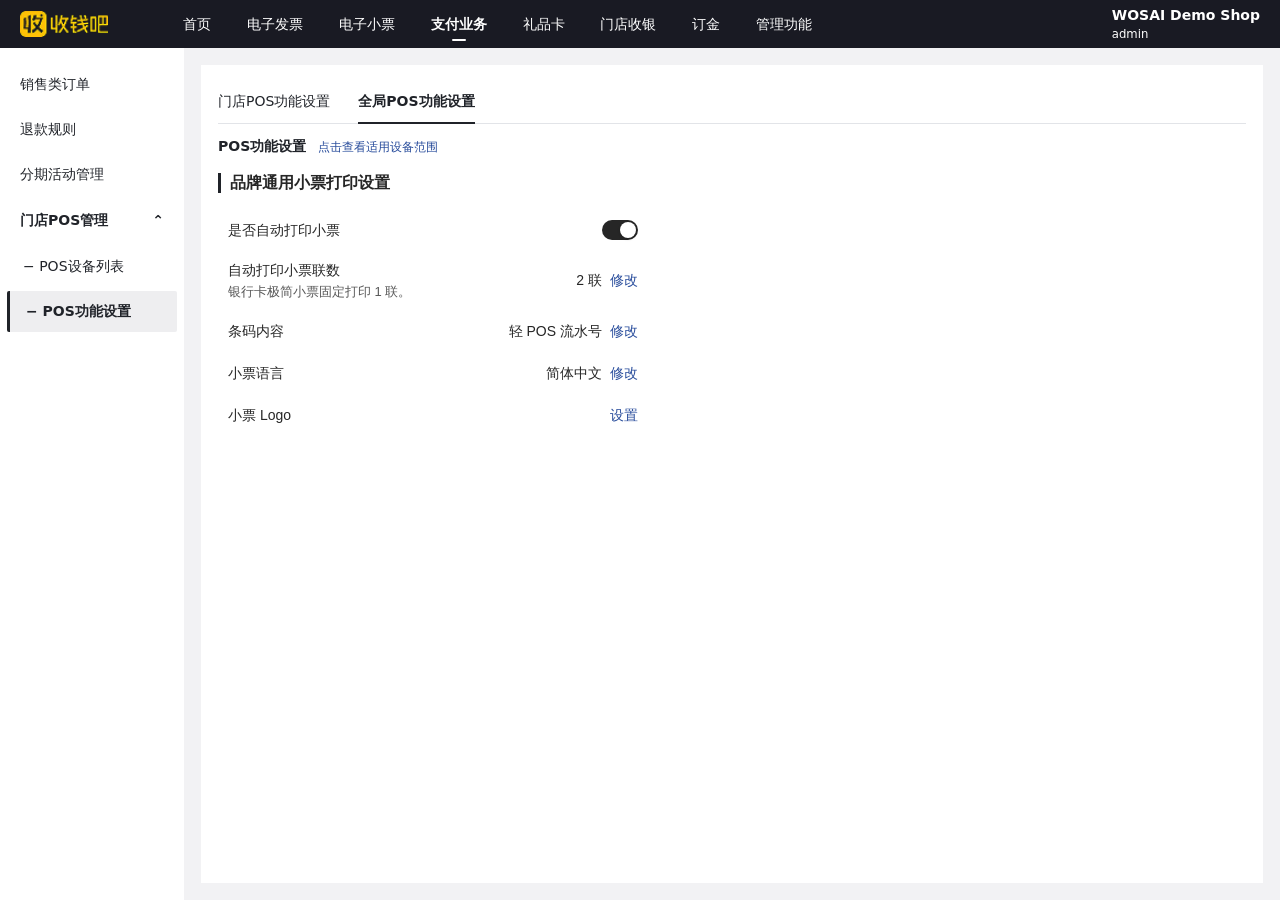
<file: meta-platform-pos-receipt-settings/index.html>
<!doctype html>
<html lang="zh-CN">
<head>
  <meta charset="utf-8">
  <meta name="viewport" content="width=device-width, initial-scale=1">
  <link rel="icon" href="data:,">
  <title>Meta 平台 · 品牌通用小票打印设置</title>
  <style>
    * { box-sizing:border-box; }
    body { margin:0; background:#f2f2f4; color:#202329; font:14px/1.5 system-ui,sans-serif; }
    .meta-header { display:flex; align-items:center; gap:24px; min-height:48px; padding:0 20px; background:#191a23; color:#fff; }
    .meta-brand { display:block; width:88px; height:auto; }
    .meta-nav { display:flex; gap:clamp(12px,2.8vw,38px); align-items:center; margin-inline-start:clamp(0px,4vw,76px); overflow:auto; white-space:nowrap; }
    .meta-nav span { position:relative; padding:12px 0; }
    .meta-nav [aria-current] { font-weight:600; }
    .meta-nav [aria-current]::after { content:""; position:absolute; bottom:6px; left:calc(50% - 7px); width:14px; height:2px; border-radius:1px; background:#fff; }
    .meta-account { margin-left:auto; flex:none; font-weight:600; }
    .meta-account small { display:block; font-weight:400; }
    .meta-layout { display:grid; grid-template-columns:184px minmax(0,1fr); min-height:calc(100vh - 48px); }
    .meta-sidebar { padding:12px 7px; background:#fff; }
    .meta-sidebar h2 { display:flex; justify-content:space-between; margin:4px 0; padding:11px 13px; font-size:14px; }
    .meta-sidebar p { margin:4px 0; padding:10px 13px; }
    .meta-sidebar .meta-subitem { padding-left:16px; }
    .meta-sidebar [aria-current] { border-left:3px solid #202329; border-radius:2px; background:#eeeef0; font-weight:600; }
    .meta-main { min-width:0; padding:17px; }
    .meta-panel { min-height:calc(100vh - 82px); padding:16px 17px 32px; background:#fff; }
    .meta-heading { display:flex; gap:12px; align-items:center; margin:12px 0 16px; }
    .meta-heading h1 { margin:0; font-size:14px; }
    .meta-device-scope { color:#294d9c; font-size:12px; }
    .meta-tabs { display:flex; gap:28px; border-bottom:1px solid #e2e4e8; }
    .meta-tabs span { padding:10px 0; }
    .meta-tabs [aria-current] { margin-bottom:-1px; border-bottom:2px solid #202329; font-weight:600; }
    #crmMetaPosSettings .app-setting-header h3 { padding-left:9px; border-left:3px solid #202329; line-height:20px; }
    #crmMetaPosSettings .crm-settings-content { max-width:420px; }
    #crmMetaPosSettings .pos-setting-fields { border:0; box-shadow:none; padding:8px 0 0 10px; }
    #crmMetaPosSettings .pos-setting-field { min-height:42px; }
    #crmMetaPosSettings .pos-setting-field:has(.pos-select-current):not(:has(.pos-select-editor:not([hidden]))) { grid-template-columns:minmax(0,1fr) minmax(136px,190px); }
    #crmMetaPosSettings .pos-select-current { justify-content:flex-end; }
    #crmMetaPosSettings .pos-setting-field:has(> .pos-switch) { grid-template-columns:minmax(0,1fr) auto; }
    #crmMetaPosSettings .pos-switch[aria-checked="true"] { background:#262626; }
    #crmMetaPosSettings .crm-inline-link { color:#294d9c; }
    @media (max-width:640px) {
      .meta-layout { grid-template-columns:1fr; }
      .meta-sidebar,.meta-account { display:none; }
      .meta-main { padding:12px; }
      .meta-panel { padding:16px; }
    }
    @media (max-width:430px) {
      #crmMetaPosSettings .pos-setting-field:has(.pos-select-current):not(:has(.pos-select-editor:not([hidden]))) { grid-template-columns:1fr; }
      #crmMetaPosSettings .pos-select-current { justify-content:flex-start; }
    }
  </style>
  <style>@scope (#crmMetaPosSettings) {
    :scope {
  /* Color */
  --meta-color-brand: #f5c400;
  --meta-color-primary: #262626;
  --meta-color-primary-hover: #434343;
  --meta-color-primary-active: #141414;
  --meta-color-link: #274497;
  --meta-color-link-hover: #4760a9;
  --meta-color-link-active: #213a80;
  --meta-color-success: #039e55;
  --meta-color-warning: #ff7d00;
  --meta-color-error: #f53f3f;
  --meta-color-error-hover: #f75c5c;
  --meta-color-error-active: #d03636;
  --meta-color-text-primary: #262626;
  --meta-color-text-secondary: #595959;
  --meta-color-text-tertiary: #8c8c8c;
  --meta-color-text-disabled: #bfbfbf;
  --meta-color-border: #d9d9d9;
  --meta-color-split: #eee;
  --meta-color-layout: #f5f5f5;
  --meta-color-container: #fff;
  --meta-color-header: #1c1d24;
  --meta-color-mask: rgb(0 0 0 / 50%);
  --meta-color-transparent: rgb(255 255 255 / 0%);

  /* Breadcrumb */
  --meta-breadcrumb-height: 20px;
  --meta-breadcrumb-font-size: 14px;
  --meta-breadcrumb-line-height: 20px;
  --meta-breadcrumb-icon-size: 14px;
  --meta-breadcrumb-item-gap: var(--meta-space-2);
  --meta-breadcrumb-item-max-width: 160px;
  --meta-breadcrumb-ancestor-text: var(--meta-color-text-tertiary);
  --meta-breadcrumb-current-text: var(--meta-color-text-primary);
  --meta-breadcrumb-separator: var(--meta-color-text-tertiary);
  --meta-breadcrumb-hover-text: var(--meta-color-text-primary);
  --meta-breadcrumb-active-text: var(--meta-color-primary-active);

  /* Radio */
  --meta-radio-control-size: 16px;
  --meta-radio-dot-size: 6px;
  --meta-radio-item-height: 24px;
  --meta-radio-label-gap: var(--meta-space-2);
  --meta-radio-group-gap: var(--meta-space-6);
  --meta-radio-border-width: 1px;
  --meta-radio-focus-ring-width: 2px;
  --meta-radio-font-size: 14px;
  --meta-radio-line-height: 20px;
  --meta-radio-unchecked-bg: var(--meta-color-container);
  --meta-radio-unchecked-disabled-bg: var(--meta-color-layout);
  --meta-radio-unchecked-normal-border: var(--meta-color-border);
  --meta-radio-unchecked-hover-border: var(--meta-color-text-secondary);
  --meta-radio-unchecked-focus-border: var(--meta-color-primary);
  --meta-radio-unchecked-disabled-border: var(--meta-color-border);
  --meta-radio-selected-normal: var(--meta-color-primary);
  --meta-radio-selected-hover: var(--meta-color-primary-hover);
  --meta-radio-selected-focus: var(--meta-color-primary);
  --meta-radio-selected-disabled: var(--meta-color-text-disabled);
  --meta-radio-dot: var(--meta-color-container);
  --meta-radio-label-normal: var(--meta-color-text-primary);
  --meta-radio-label-disabled: var(--meta-color-text-disabled);
  --meta-radio-focus-ring: rgb(38 38 38 / 18%);

  /* Checkbox */
  --meta-checkbox-control-size: 16px;
  --meta-checkbox-check-size: 8px;
  --meta-checkbox-indeterminate-width: 8px;
  --meta-checkbox-indeterminate-height: 2px;
  --meta-checkbox-item-height: 24px;
  --meta-checkbox-label-gap: var(--meta-space-2);
  --meta-checkbox-group-gap: var(--meta-space-6);
  --meta-checkbox-border-width: 1px;
  --meta-checkbox-focus-ring-width: 2px;
  --meta-checkbox-radius: var(--meta-radius-base);
  --meta-checkbox-font-size: 14px;
  --meta-checkbox-line-height: 20px;
  --meta-checkbox-unchecked-normal-bg: var(--meta-color-container);
  --meta-checkbox-unchecked-normal-border: var(--meta-color-border);
  --meta-checkbox-unchecked-hover-bg: var(--meta-color-layout);
  --meta-checkbox-unchecked-hover-border: var(--meta-color-primary);
  --meta-checkbox-unchecked-disabled-bg: var(--meta-color-split);
  --meta-checkbox-unchecked-disabled-border: var(--meta-color-border);
  --meta-checkbox-selected-normal: var(--meta-color-primary);
  --meta-checkbox-selected-hover: var(--meta-color-primary-hover);
  --meta-checkbox-selected-disabled: var(--meta-color-split);
  --meta-checkbox-mark: var(--meta-color-container);
  --meta-checkbox-mark-disabled: var(--meta-color-container);
  --meta-checkbox-label-normal: var(--meta-color-text-primary);
  --meta-checkbox-label-disabled: var(--meta-color-text-disabled);
  --meta-checkbox-focus-ring: rgb(38 38 38 / 18%);

  /* Switch */
  --meta-switch-track-width: 44px;
  --meta-switch-track-height: 22px;
  --meta-switch-track-radius: 11px;
  --meta-switch-track-padding: 2px;
  --meta-switch-handle-size: 18px;
  --meta-switch-label-gap: var(--meta-space-2);
  --meta-switch-focus-ring-width: 2px;
  --meta-switch-font-size: 14px;
  --meta-switch-line-height: 20px;
  --meta-switch-off-normal: var(--meta-color-border);
  --meta-switch-off-hover: var(--meta-color-text-disabled);
  --meta-switch-off-active: var(--meta-color-text-tertiary);
  --meta-switch-off-disabled: var(--meta-color-layout);
  --meta-switch-on-normal: var(--meta-color-primary);
  --meta-switch-on-hover: var(--meta-color-primary-hover);
  --meta-switch-on-active: var(--meta-color-primary-active);
  --meta-switch-on-disabled: var(--meta-color-text-disabled);
  --meta-switch-handle: var(--meta-color-container);
  --meta-switch-label-normal: var(--meta-color-text-primary);
  --meta-switch-label-disabled: var(--meta-color-text-disabled);
  --meta-switch-focus-ring: rgb(38 38 38 / 18%);

  /* Steps */
  --meta-steps-step-size: 32px;
  --meta-steps-small-step-size: 24px;
  --meta-steps-title-gap: var(--meta-space-2);
  --meta-steps-item-gap: var(--meta-space-4);
  --meta-steps-connector-width: 24px;
  --meta-steps-connector-height: 1px;
  --meta-steps-font-size: 16px;
  --meta-steps-line-height: 24px;
  --meta-steps-wait-border: var(--meta-color-border);
  --meta-steps-wait-text: var(--meta-color-text-tertiary);
  --meta-steps-process-background: var(--meta-color-primary);
  --meta-steps-process-text: var(--meta-color-container);
  --meta-steps-finish-background: var(--meta-color-primary);
  --meta-steps-finish-text: var(--meta-color-container);
  --meta-steps-finish-connector: var(--meta-color-primary);
  --meta-steps-error-background: var(--meta-color-error);
  --meta-steps-error-text: var(--meta-color-container);
  --meta-steps-error-connector: var(--meta-color-border);
  --meta-steps-disabled-background: var(--meta-color-layout);
  --meta-steps-disabled-border: var(--meta-color-border);
  --meta-steps-disabled-text: var(--meta-color-text-disabled);
  --meta-steps-focus-ring: rgb(38 38 38 / 18%);

  /* Button */
  --meta-button-height: 32px;
  --meta-button-padding-inline: 16px;
  --meta-button-content-gap: 8px;
  --meta-button-border-width: 1px;
  --meta-button-spinner-size: 14px;
  --meta-button-disabled-opacity: 0.5;
  --meta-button-loading-opacity: 0.5;

  --meta-button-primary-normal-bg: var(--meta-color-primary);
  --meta-button-primary-normal-text: var(--meta-color-container);
  --meta-button-primary-normal-border: var(--meta-color-primary);
  --meta-button-primary-hover-bg: var(--meta-color-primary-hover);
  --meta-button-primary-hover-text: var(--meta-color-container);
  --meta-button-primary-hover-border: var(--meta-color-primary-hover);
  --meta-button-primary-active-bg: var(--meta-color-primary-active);
  --meta-button-primary-active-text: var(--meta-color-container);
  --meta-button-primary-active-border: var(--meta-color-primary-active);
  --meta-button-primary-disabled-bg: var(--meta-color-primary);
  --meta-button-primary-disabled-text: var(--meta-color-container);
  --meta-button-primary-disabled-border: var(--meta-color-primary);
  --meta-button-primary-loading-bg: var(--meta-color-primary);
  --meta-button-primary-loading-text: var(--meta-color-container);
  --meta-button-primary-loading-border: var(--meta-color-primary);

  --meta-button-default-normal-bg: var(--meta-color-container);
  --meta-button-default-normal-text: var(--meta-color-text-primary);
  --meta-button-default-normal-border: var(--meta-color-border);
  --meta-button-default-hover-bg: var(--meta-color-layout);
  --meta-button-default-hover-text: var(--meta-color-text-disabled);
  --meta-button-default-hover-border: var(--meta-color-border);
  --meta-button-default-active-bg: var(--meta-color-split);
  --meta-button-default-active-text: var(--meta-color-text-disabled);
  --meta-button-default-active-border: var(--meta-color-border);
  --meta-button-default-disabled-bg: var(--meta-color-layout);
  --meta-button-default-disabled-text: var(--meta-color-text-disabled);
  --meta-button-default-disabled-border: var(--meta-color-border);
  --meta-button-default-loading-bg: var(--meta-color-container);
  --meta-button-default-loading-text: var(--meta-color-text-primary);
  --meta-button-default-loading-border: var(--meta-color-border);

  --meta-button-text-link-normal-bg: var(--meta-color-transparent);
  --meta-button-text-link-normal-text: var(--meta-color-link);
  --meta-button-text-link-normal-border: var(--meta-color-transparent);
  --meta-button-text-link-hover-bg: var(--meta-color-layout);
  --meta-button-text-link-hover-text: var(--meta-color-link-hover);
  --meta-button-text-link-hover-border: var(--meta-color-transparent);
  --meta-button-text-link-active-bg: var(--meta-color-split);
  --meta-button-text-link-active-text: var(--meta-color-link-active);
  --meta-button-text-link-active-border: var(--meta-color-transparent);
  --meta-button-text-link-disabled-bg: var(--meta-color-transparent);
  --meta-button-text-link-disabled-text: var(--meta-color-link);
  --meta-button-text-link-disabled-border: var(--meta-color-transparent);
  --meta-button-text-link-loading-bg: var(--meta-color-transparent);
  --meta-button-text-link-loading-text: var(--meta-color-link);
  --meta-button-text-link-loading-border: var(--meta-color-transparent);

  --meta-button-danger-normal-bg: var(--meta-color-error);
  --meta-button-danger-normal-text: var(--meta-color-container);
  --meta-button-danger-normal-border: var(--meta-color-error);
  --meta-button-danger-hover-bg: var(--meta-color-error-hover);
  --meta-button-danger-hover-text: var(--meta-color-container);
  --meta-button-danger-hover-border: var(--meta-color-error-hover);
  --meta-button-danger-active-bg: var(--meta-color-error-active);
  --meta-button-danger-active-text: var(--meta-color-container);
  --meta-button-danger-active-border: var(--meta-color-error-active);
  --meta-button-danger-disabled-bg: var(--meta-color-error);
  --meta-button-danger-disabled-text: var(--meta-color-container);
  --meta-button-danger-disabled-border: var(--meta-color-error);
  --meta-button-danger-loading-bg: var(--meta-color-error);
  --meta-button-danger-loading-text: var(--meta-color-container);
  --meta-button-danger-loading-border: var(--meta-color-error);

  /* Tag */
  --meta-tag-height: 24px;
  --meta-tag-padding-inline: var(--meta-space-2);
  --meta-tag-border-width: 1px;
  --meta-tag-radius: var(--meta-radius-base);
  --meta-tag-font-size: 14px;
  --meta-tag-line-height: 20px;
  --meta-tag-item-gap: var(--meta-space-2);
  --meta-tag-regular-bg: #fafafa;
  --meta-tag-regular-border: var(--meta-color-border);
  --meta-tag-regular-text: var(--meta-color-text-secondary);
  --meta-tag-blue-bg: #f0f5ff;
  --meta-tag-blue-border: #adc6ff;
  --meta-tag-blue-text: var(--meta-color-link);
  --meta-tag-green-bg: #f6ffed;
  --meta-tag-green-border: #b7eb8f;
  --meta-tag-green-text: var(--meta-color-success);
  --meta-tag-orange-bg: #fff7e8;
  --meta-tag-orange-border: #ffd591;
  --meta-tag-orange-text: var(--meta-color-warning);
  --meta-tag-red-bg: #fff1f0;
  --meta-tag-red-border: #ffccc7;
  --meta-tag-red-text: var(--meta-color-error);

  /* Status */
  --meta-status-dot-size: 8px;
  --meta-status-content-gap: var(--meta-space-2);
  --meta-status-font-size: 14px;
  --meta-status-line-height: 22px;
  --meta-status-text: var(--meta-color-text-primary);
  --meta-status-default-dot: var(--meta-color-text-tertiary);
  --meta-status-processing-dot: var(--meta-color-link);
  --meta-status-success-dot: var(--meta-color-success);
  --meta-status-warning-dot: var(--meta-color-warning);
  --meta-status-error-dot: var(--meta-color-error);
  --meta-status-auxiliary-font-size: 12px;
  --meta-status-auxiliary-line-height: 18px;
  --meta-status-auxiliary-text: var(--meta-color-text-tertiary);
  --meta-status-text-only-font-size: 18px;
  --meta-status-text-only-line-height: 26px;
  --meta-status-text-only-auxiliary-gap: var(--meta-space-1);
  --meta-status-text-only-auxiliary-text: var(--meta-color-text-tertiary);
  --meta-status-text-only-default: var(--meta-color-text-primary);
  --meta-status-text-only-processing: var(--meta-color-link);
  --meta-status-text-only-success: var(--meta-color-success);
  --meta-status-text-only-warning: var(--meta-color-warning);
  --meta-status-text-only-error: var(--meta-color-error);
  --meta-status-task-result-icon-size: 28px;
  --meta-status-task-result-icon-glyph-size: 16px;
  --meta-status-task-result-content-gap: var(--meta-space-2);
  --meta-status-task-result-title-font-size: 14px;
  --meta-status-task-result-title-line-height: 22px;
  --meta-status-task-result-title-font-weight: 600;
  --meta-status-task-result-title: var(--meta-color-text-primary);
  --meta-status-task-result-auxiliary-text: var(--meta-color-text-tertiary);
  --meta-status-task-result-icon-glyph: var(--meta-color-container);

  /* Typography */
  --meta-font-family:
    "PingFang SC", -apple-system, BlinkMacSystemFont, "Segoe UI",
    "Hiragino Sans GB", "Microsoft YaHei", Arial, sans-serif;
  --meta-font-size-login-title: 24px;
  --meta-line-height-login-title: 36px;
  --meta-font-size-section-title: 16px;
  --meta-line-height-section-title: 24px;
  --meta-font-size-small-title: 14px;
  --meta-line-height-small-title: 22px;
  --meta-font-size-body: 14px;
  --meta-line-height-body: 22px;
  --meta-font-size-secondary: 13px;
  --meta-line-height-secondary: 20px;
  --meta-font-size-caption: 12px;
  --meta-line-height-caption: 20px;
  --meta-font-family-numeric: Lato, Arial, sans-serif;

  /* Spacing */
  --meta-space-1: 4px;
  --meta-space-2: 8px;
  --meta-space-3: 12px;
  --meta-space-4: 16px;
  --meta-space-5: 20px;
  --meta-space-6: 24px;
  --meta-space-8: 32px;
  --meta-space-10: 40px;

  /* Radius */
  --meta-radius-base: 2px;
  --meta-radius-modal: 8px;

  /* Shadow */
  --meta-shadow-card: 0 1px 2px rgb(0 0 0 / 6%);
  --meta-shadow-modal:
    0 6px 16px rgb(0 0 0 / 8%),
    0 3px 6px -4px rgb(0 0 0 / 12%),
    0 9px 28px 8px rgb(0 0 0 / 5%);

  /* Container */
  --meta-header-height: 56px;
  --meta-header-padding-inline: 24px;
  --meta-header-logo-width: 80px;
  --meta-header-logo-height: 24px;
  --meta-header-brand-nav-gap: 120px;
  --meta-header-nav-gap: 48px;
  --meta-header-nav-font-size: 14px;
  --meta-header-nav-line-height: 22px;
  --meta-header-indicator-width: 16px;
  --meta-header-indicator-height: 3px;
  --meta-header-indicator-bottom: 10px;
  --meta-header-utility-icon: 20px;
  --meta-header-utility-target: 32px;
  --meta-header-utility-gap: 16px;
  --meta-header-divider-width: 1px;
  --meta-header-divider-height: 24px;
  --meta-header-avatar: 28px;
  --meta-header-user-gap: 8px;
  --meta-header-user-arrow: 12px;
  --meta-header-user-arrow-gap: 8px;
  --meta-header-user-language-gap: 16px;
  --meta-header-language-icon: 20px;
  --meta-sider-width: 216px;
  --meta-sider-padding-top: 12px;
  --meta-sider-group-padding-inline: 24px;
  --meta-sider-group-title-height: 40px;
  --meta-sider-item-height: 40px;
  --meta-sider-item-margin-inline: 8px;
  --meta-sider-item-padding-inline: 24px;
  --meta-sider-item-content-gap: 12px;
  --meta-sider-section-gap: 4px;
  --meta-sider-active-indicator: 3px;
  --meta-sider-caret: 12px;
  --meta-page-padding: 20px;
  --meta-card-padding: 20px;
  --meta-content-available-width-1440: 1184px;
  --meta-content-section-gap: 20px;
  --meta-content-filter-gap: 24px;
  --meta-content-divider: 1px;
  --meta-breadcrumb-content-gap: 20px;
  --meta-secondary-form-top-gap: 40px;
  --meta-secondary-form-max-width: 656px;
  --meta-control-small: 28px;
  --meta-control-default: 32px;
  --meta-control-large: 40px;
}


    :scope {
      --top: var(--meta-color-header);
      --brand: var(--meta-color-brand);
      --bg: var(--meta-color-layout);
      --panel: #ffffff;
      --nav: var(--meta-color-container);
      --line: var(--meta-color-split);
      --line-dark: #2e2f35;
      --text: var(--meta-color-text-primary);
      --muted: var(--meta-color-text-secondary);
      --subtle: var(--meta-color-text-disabled);
      --blue: var(--meta-color-link);
      --blue-soft: #eef3ff;
      --green: var(--meta-color-success);
      --green-soft: #eaf8f1;
      --red: var(--meta-color-error);
      --red-soft: #fff0ef;
      --yellow-soft: #fff8e1;
      --shadow: 0 18px 42px rgba(24, 25, 33, .16);
    }

    * {
      box-sizing: border-box;
    }

    :scope {
      margin: 0;
      min-height: 100%;
      color: var(--text);
      background: var(--bg);
      font-family: -apple-system, BlinkMacSystemFont, "PingFang SC", "Microsoft YaHei", Arial, sans-serif;
      letter-spacing: 0;
    }

    button,
    input,
    select {
      font: inherit;
    }

    button {
      cursor: pointer;
    }

    .app {
      min-width: 1180px;
      min-height: 100vh;
    }

    .topbar { height: 56px; background: var(--top); color: #fff; display: flex; align-items: center; padding: 0 20px; }
    .logo { width: 80px; height: 24px; flex-shrink: 0; }
    .logo img { display: block; width: 80px; height: 24px; }

    .top-nav {
      display: flex;
      align-items: stretch;
      gap: 48px;
      height: 100%;
      margin-left: 120px;
      font-size: 14px;
      font-weight: 600;
    }

    .top-nav span {
      display: flex;
      align-items: center;
      color: #f7f7f8;
      position: relative;
      white-space: nowrap;
    }

    .top-nav .active::after {
      content: "";
      position: absolute;
      left: 50%;
      bottom: 8px;
      width: 18px;
      height: 2px;
      transform: translateX(-50%);
      background: #fff;
      border-radius: 2px;
    }

    .top-actions {
      margin-left: auto;
      display: flex;
      align-items: center;
      gap: 24px;
      color: #fff;
      font-size: 14px;
    }

    .top-icon {
      width: 20px;
      height: 20px;
      color: #fff;
    }

    .divider {
      width: 1px;
      height: 22px;
      background: rgba(255, 255, 255, .45);
    }

    .shell { display: grid; grid-template-columns: 216px minmax(0, 1fr); min-height: calc(100vh - 56px); }
    .sidebar { background: var(--nav); padding: 12px 0 0; }
    .side-item { width: 100%; height: 40px; display: flex; align-items: center; padding: 0 24px; margin: 0 0 4px; color: var(--text); font-size: 14px; line-height: 22px; font-weight: 400; position: relative; border: 0; background: transparent; text-align: left; appearance: none; }
    .side-item.has-caret { padding-right: 48px; }
    .side-item.active { font-weight: 600; }
    .side-chevron { position: absolute; right: 8px; top: 4px; width: 32px; height: 32px; display: grid; place-items: center; }
    .side-chevron svg { width: 12px; height: 12px; }
    .side-item[aria-expanded="false"] .side-chevron svg { transform: rotate(180deg); }
    .side-children { margin: 0 0 4px; }
    .side-subitem { width: calc(100% - 16px); min-height: 40px; display: flex; gap: 12px; align-items: center; padding: 0 24px; margin: 0 8px 4px; border: 0; color: var(--text); background: transparent; font-size: 14px; line-height: 22px; font-weight: 400; position: relative; text-align: left; }
    .side-subitem.active { background: #F0F0F0; font-weight: 400; }
    .side-subitem.active::before { content: ""; position: absolute; left: 0; top: 0; width: 3px; height: 100%; background: var(--text); }
    .side-item:hover, .side-subitem:hover { background: var(--meta-color-layout); }
    .side-item:focus-visible, .side-subitem:focus-visible { outline: 2px solid var(--text); outline-offset: -2px; }
    .main { padding: 20px; }
    .breadcrumb { height: var(--meta-breadcrumb-height); margin: 0 0 20px; font-size: var(--meta-breadcrumb-font-size); line-height: var(--meta-breadcrumb-line-height); }
    .breadcrumb ol { display: flex; align-items: center; gap: 8px; padding: 0; margin: 0; list-style: none; white-space: nowrap; }
    .breadcrumb li { display: flex; align-items: center; gap: 8px; color: var(--meta-breadcrumb-ancestor-text); }
    .breadcrumb button { border: 0; background: transparent; color: inherit; padding: 0; font: inherit; max-width: 160px; overflow: hidden; text-overflow: ellipsis; white-space: nowrap; }
    .breadcrumb button:hover { color: var(--text); }
    .breadcrumb button:active { color: var(--meta-color-primary-active); }
    .breadcrumb button:focus-visible { outline: 2px solid var(--text); outline-offset: 2px; }
    .breadcrumb [aria-current="page"] { color: var(--text); font-weight: 400; }
    .home-icon { display: block; width: 14px; height: 14px; }

    .panel {
      border-radius: 2px;
      background: var(--panel);
      margin-bottom: 16px;
    }

    .panel-title {
      height: 52px;
      display: flex;
      align-items: center;
      padding: 0 12px;
      font-size: 15px;
      font-weight: 700;
      border-bottom: 1px dashed var(--line);
    }

    .basic-grid {
      display: grid;
      grid-template-columns: 1fr 1fr 1fr;
      gap: 34px;
      padding: 25px 12px 23px;
    }

    .field-label {
      color: var(--muted);
      font-size: 13px;
      margin-bottom: 8px;
    }

    .field-value {
      color: var(--text);
      font-size: 14px;
      line-height: 1.45;
    }

    .content-panel {
      min-height: calc(100vh - 294px);
      padding: 0 20px 20px;
      background: #fff;
    }

    .page-title {
      margin: 0 0 18px;
      color: #202124;
      font-size: 15px;
      font-weight: 700;
      line-height: 1.4;
    }

    .app-tabs {
      height: 56px;
      display: flex;
      align-items: stretch;
      gap: 32px;
      margin: 0 0 20px;
      border-bottom: 1px solid var(--line);
    }

    .app-tab {
      height: 56px;
      border: 0;
      border-bottom: 2px solid transparent;
      background: transparent;
      color: #202124;
      padding: 0;
      font-size: 14px;
      font-weight: 400;
      line-height: 22px;
    }

    .app-tab.active {
      border-bottom-color: #202124;
    }


    /* Radio: meta-design-skill/references/radio-components.md. */
    .app-settings-list { display: flex; flex-direction: column; }
    .app-setting-item { padding: 24px 0; min-width: 0; border-bottom: 1px solid var(--line); }
    .app-setting-item:first-child { padding-top: 8px; }
    .app-setting-header { display: flex; align-items: center; justify-content: space-between; gap: 24px; min-height: 32px; margin-bottom: 16px; }
    .app-setting-header h2 { margin: 0; color: #262626; font-size: 14px; line-height: 22px; font-weight: 600; }
    .app-setting-body { max-width: 840px; }
    .app-mode-readonly {
      clear: both;
      width: 100%;
      max-width: 520px;
      padding: var(--meta-space-5);
      border: 1px solid var(--meta-color-border);
      border-radius: var(--meta-radius-base);
      background: var(--meta-color-layout);
    }
    .app-mode-readonly .app-mode-title { font-weight: 600; }
    .app-mode-readonly .app-mode-description { margin-top: var(--meta-space-2); }
    .app-mode-actions { display: flex; gap: 8px; margin-top: 24px; }
    .app-mode-confirm-copy { color: #262626; font-size: 14px; line-height: 24px; }
    .app-mode-confirm-error { color: #F53F3F; font-size: 14px; line-height: 22px; }
    .app-mode-options { clear: both; display: grid; gap: 24px; }
    .app-mode-option { display: grid; grid-template-columns: 16px minmax(0, 1fr); gap: 8px; align-items: start; cursor: pointer; }
    .app-mode-option input { appearance: none; width: 16px; height: 16px; padding: 0; margin: 2px 0 0; border: 1px solid #D9D9D9; border-radius: 50%; background: #FFF; display: grid; place-content: center; cursor: pointer; }
    .app-mode-option input::before { content: ""; width: 6px; height: 6px; border-radius: 50%; background: #FFF; transform: scale(0); }
    .app-mode-option:hover input { border-color: #595959; }
    .app-mode-option input:checked { background: #262626; border-color: #262626; }
    .app-mode-option input:checked::before { transform: scale(1); }
    .app-mode-option:hover input:checked { background: #434343; border-color: #434343; }
    .app-mode-option input:focus-visible, .app-tab:focus-visible { outline: 2px solid rgba(38,38,38,.18); outline-offset: 2px; }
    .app-mode-title { display: block; color: #262626; font-size: 14px; line-height: 20px; min-height: 24px; }
    .app-mode-description { margin: 4px 0 0; color: #595959; font-size: 14px; line-height: 22px; }
    .app-mode-description { display: block; }

    .store-query {
      padding: 0 0 20px;
      border-bottom: 1px dashed var(--line);
    }

    .toolbar {
      display: grid;
      grid-template-columns: repeat(4, minmax(160px, 1fr)) auto auto;
      gap: 22px 20px;
      align-items: end;
    }

    .search-field label {
      display: block;
      font-size: 12px;
      color: #9a9da3;
      margin-bottom: 6px;
      font-weight: 600;
    }

    .control {
      width: 100%;
      height: 30px;
      border: 0;
      border-bottom: 1px solid #d6d8dc;
      border-radius: 0;
      background: #fff;
      color: var(--text);
      padding: 0;
      outline: none;
    }

    .control:focus {
      border-bottom-color: #202124;
      box-shadow: none;
    }

    .drawer .control,
    .dialog .control {
      height: 34px;
      border: 1px solid #d8d9dd;
      border-radius: 2px;
      padding: 0 10px;
    }

    .drawer .control:focus,
    .dialog .control:focus {
      border-color: var(--blue);
      box-shadow: 0 0 0 2px rgba(47, 91, 216, .12);
    }

    .btn { min-width: 72px; height: var(--meta-button-height); padding: 0 var(--meta-button-padding-inline); border: 1px solid var(--meta-button-default-normal-border); border-radius: 2px; background: var(--meta-button-default-normal-bg); color: var(--meta-button-default-normal-text); display: inline-flex; align-items: center; justify-content: center; gap: var(--meta-button-content-gap); font-size: 14px; line-height: 22px; font-weight: 400; white-space: nowrap; }
    .btn { background: var(--meta-button-default-normal-bg); color: var(--meta-button-default-normal-text); border-color: var(--meta-button-default-normal-border); }
    .btn:hover:not(:disabled) { background: var(--meta-button-default-hover-bg); color: var(--meta-button-default-hover-text); border-color: var(--meta-button-default-hover-border); }
    .btn:active:not(:disabled) { background: var(--meta-button-default-active-bg); color: var(--meta-button-default-active-text); border-color: var(--meta-button-default-active-border); }
    .btn:disabled { background: var(--meta-button-default-disabled-bg); color: var(--meta-button-default-disabled-text); border-color: var(--meta-button-default-disabled-border); }
    .btn.primary { background: var(--meta-button-primary-normal-bg); color: var(--meta-button-primary-normal-text); border-color: var(--meta-button-primary-normal-border); }
    .btn.primary:hover:not(:disabled) { background: var(--meta-button-primary-hover-bg); color: var(--meta-button-primary-hover-text); border-color: var(--meta-button-primary-hover-border); }
    .btn.primary:active:not(:disabled) { background: var(--meta-button-primary-active-bg); color: var(--meta-button-primary-active-text); border-color: var(--meta-button-primary-active-border); }
    .btn.primary:disabled { background: var(--meta-button-primary-disabled-bg); color: var(--meta-button-primary-disabled-text); border-color: var(--meta-button-primary-disabled-border); }
    .btn.ghost { background: var(--meta-button-text-link-normal-bg); color: var(--meta-button-text-link-normal-text); border-color: var(--meta-button-text-link-normal-border); }
    .btn.ghost:hover:not(:disabled) { background: var(--meta-button-text-link-hover-bg); color: var(--meta-button-text-link-hover-text); border-color: var(--meta-button-text-link-hover-border); }
    .btn.ghost:active:not(:disabled) { background: var(--meta-button-text-link-active-bg); color: var(--meta-button-text-link-active-text); border-color: var(--meta-button-text-link-active-border); }
    .btn.ghost:disabled { background: var(--meta-button-text-link-disabled-bg); color: var(--meta-button-text-link-disabled-text); border-color: var(--meta-button-text-link-disabled-border); }
    .btn.danger { background: var(--meta-button-danger-normal-bg); color: var(--meta-button-danger-normal-text); border-color: var(--meta-button-danger-normal-border); }
    .btn.danger:hover:not(:disabled) { background: var(--meta-button-danger-hover-bg); color: var(--meta-button-danger-hover-text); border-color: var(--meta-button-danger-hover-border); }
    .btn.danger:active:not(:disabled) { background: var(--meta-button-danger-active-bg); color: var(--meta-button-danger-active-text); border-color: var(--meta-button-danger-active-border); }
    .btn.danger:disabled { background: var(--meta-button-danger-disabled-bg); color: var(--meta-button-danger-disabled-text); border-color: var(--meta-button-danger-disabled-border); }
    .btn.primary:disabled, .btn.danger:disabled { background: var(--meta-button-primary-disabled-bg); border-color: var(--meta-button-primary-disabled-border); color: var(--meta-button-primary-disabled-text); opacity: .5; }
    .btn.ghost:disabled { opacity: .5; }
    .btn:disabled { cursor: not-allowed; }
    .btn:focus-visible { outline: 2px solid var(--meta-color-primary); outline-offset: 2px; }
    .btn.text { min-width: auto; border-color: transparent; background: transparent; color: var(--meta-color-text-secondary); padding: 0 8px; }
    .btn.text:hover:not(:disabled) { background: var(--meta-color-layout); color: var(--text); }
    .btn.text:active:not(:disabled) { background: var(--meta-color-split); color: var(--text); }

    .settings-list {
      padding: 22px 18px;
    }

    .setting-row {
      height: 70px;
      background: #f6f7fa;
      display: grid;
      grid-template-columns: 44px minmax(0, 1fr) auto;
      align-items: center;
      gap: 16px;
      padding: 0 20px;
      margin-bottom: 28px;
      border-radius: 3px;
    }

    .setting-icon {
      width: 36px;
      height: 36px;
      display: grid;
      place-items: center;
      background: #fff;
      color: #24305e;
      border-radius: 3px;
    }

    .setting-title {
      font-size: 16px;
      font-weight: 700;
      margin-bottom: 6px;
    }

    .setting-desc {
      color: var(--muted);
      font-size: 13px;
    }

    .list-head {
      display: flex;
      justify-content: flex-end;
      align-items: center;
      margin-bottom: 14px;
    }

    .device-query {
      display: grid;
      grid-template-columns: repeat(4, minmax(170px, 1fr)) auto auto;
      gap: 22px 20px;
      align-items: end;
      padding: 0 0 18px;
      margin-bottom: 18px;
      border-bottom: 1px dashed var(--line);
    }

    .device-query-spacer {
      grid-column: 4 / 5;
    }

    .table-wrap {
      overflow-x: auto;
    }

    table {
      width: 100%;
      border-collapse: collapse;
      table-layout: fixed;
      min-width: 1780px;
    }

    #storeSettingsList table {
      min-width: 900px;
    }

    th {
      height: 40px;
      color: var(--muted);
      text-align: left;
      font-size: 12px;
      font-weight: 700;
      border-bottom: 2px solid var(--line-dark);
      padding: 0 8px;
      white-space: nowrap;
    }

    td {
      height: 54px;
      padding: 0 8px;
      border-bottom: 1px solid var(--line-dark);
      font-size: 14px;
      color: #24252a;
      vertical-align: middle;
      overflow: hidden;
      text-overflow: ellipsis;
      white-space: nowrap;
    }

    .mono {
      font-family: ui-monospace, SFMono-Regular, Menlo, Consolas, monospace;
      font-size: 13px;
    }

    .muted {
      color: var(--muted);
    }

    .status {
      display: inline-flex;
      align-items: center;
      justify-content: center;
      height: 22px;
      min-width: 52px;
      padding: 0 8px;
      border-radius: 2px;
      font-size: 12px;
      font-weight: 700;
    }

    .status.active {
      color: #087443;
      background: var(--green-soft);
    }

    .status.inactive {
      color: #8a5b00;
      background: var(--yellow-soft);
    }

    .scope-text {
      color: #24252a;
      font-size: 13px;
    }

    .scope-summary {
      display: inline-flex;
      align-items: center;
      max-width: 100%;
      color: var(--blue);
      border: 0;
      background: transparent;
      padding: 0;
      font: inherit;
      cursor: pointer;
    }

    .floating-tooltip {
      position: fixed;
      z-index: 120;
      max-width: 360px;
      min-width: 180px;
      padding: 8px 10px;
      color: #ffffff;
      background: rgba(24, 25, 33, .94);
      border-radius: 3px;
      font-size: 12px;
      line-height: 1.6;
      white-space: normal;
      word-break: break-all;
      box-shadow: 0 8px 18px rgba(24, 25, 33, .16);
      pointer-events: none;
    }

    .workstation-popover {
      position: fixed;
      z-index: 120;
      width: 260px;
      color: var(--text);
      background: #ffffff;
      border: 1px solid #d8dce3;
      border-radius: 3px;
      box-shadow: 0 12px 28px rgba(24, 25, 33, .18);
    }

    .workstation-popover-title {
      height: 38px;
      display: flex;
      align-items: center;
      padding: 0 12px;
      border-bottom: 1px solid var(--line);
      font-weight: 700;
      font-size: 13px;
    }

    .workstation-popover-list {
      max-height: 220px;
      overflow-y: auto;
    }

    .workstation-popover-row {
      min-height: 36px;
      display: flex;
      align-items: center;
      padding: 8px 12px;
      border-bottom: 1px solid #f0f1f3;
      font-family: ui-monospace, SFMono-Regular, Menlo, Consolas, monospace;
      font-size: 13px;
      word-break: break-all;
    }

    .workstation-popover-row:last-child {
      border-bottom: 0;
    }

    .material-delete-popover {
      position: fixed;
      z-index: 130;
      width: 168px;
      padding: 12px;
      color: var(--text);
      background: #ffffff;
      border: 1px solid #d8dce3;
      border-radius: 3px;
      box-shadow: 0 12px 28px rgba(24, 25, 33, .18);
    }

    .material-delete-popover::before {
      content: "";
      position: absolute;
      top: -6px;
      right: 22px;
      width: 10px;
      height: 10px;
      background: #ffffff;
      border-top: 1px solid #d8dce3;
      border-left: 1px solid #d8dce3;
      transform: rotate(45deg);
    }

    .material-delete-title {
      margin: 0 0 12px;
      color: #202124;
      font-size: 13px;
      font-weight: 700;
      line-height: 1.5;
    }

    .material-delete-actions {
      display: flex;
      justify-content: flex-end;
      gap: 8px;
    }

    .material-delete-actions .btn { min-width: auto; }

    .link-btn {
      border: 0;
      background: transparent;
      color: var(--blue);
      padding: 6px 0;
      font-size: 14px;
    }

    .link-btn.danger {
      color: var(--red);
    }

    .row-actions {
      display: flex;
      gap: 12px;
      align-items: center;
      flex-wrap: wrap;
    }

    .pagination {
      height: 54px;
      display: flex;
      align-items: center;
      justify-content: flex-end;
      gap: 12px;
      font-size: 14px;
      color: #24252a;
    }

    .page-btn,
    .page-num,
    .page-size {
      height: 32px;
      display: inline-flex;
      align-items: center;
      justify-content: center;
      border-radius: 2px;
    }

    .page-btn {
      width: 26px;
      border: 0;
      color: #a4a7ad;
      background: transparent;
    }

    .page-num {
      width: 32px;
      border: 1px solid var(--blue);
      color: var(--blue);
      background: #fff;
    }

    .page-size {
      min-width: 86px;
      padding: 0 10px;
      background: #f2f2f3;
      color: #25262b;
    }

    .mask {
      position: fixed;
      inset: 0;
      background: rgba(0, 0, 0, .32);
      opacity: 0;
      pointer-events: none;
      transition: opacity .16s ease;
      z-index: 20;
    }

    :scope.drawer-open .mask,
    :scope.dialog-open .mask {
      opacity: 1;
      pointer-events: auto;
    }

    .drawer {
      position: fixed;
      top: 0;
      right: 0;
      width: 720px;
      max-width: calc(100vw - 120px);
      height: 100vh;
      background: #fff;
      box-shadow: var(--shadow);
      transform: translateX(102%);
      transition: transform .2s ease;
      z-index: 21;
      display: grid;
      grid-template-rows: 56px minmax(0, 1fr) 62px;
    }

    :scope.drawer-open .drawer {
      transform: translateX(0);
    }

    .drawer-head,
    .dialog-head {
      display: flex;
      align-items: center;
      justify-content: space-between;
      padding: 0 22px;
      border-bottom: 1px solid var(--line);
    }

    .drawer-title,
    .dialog-title {
      font-size: 16px;
      font-weight: 700;
    }

    .icon-btn {
      width: 32px;
      height: 32px;
      border: 0;
      background: transparent;
      color: #565a61;
      display: grid;
      place-items: center;
    }

    .drawer-body {
      overflow-y: auto;
      padding: 18px 22px 28px;
    }

    .drawer-foot,
    .dialog-foot {
      display: flex;
      justify-content: flex-end;
      align-items: center;
      gap: 10px;
      padding: 0 22px;
      border-top: 1px solid var(--line);
      background: #fff;
    }

    .section-title {
      font-size: 14px;
      font-weight: 700;
      margin: 0 0 14px;
    }

    .subsection {
      margin: 0 0 26px;
    }

    .kv {
      display: grid;
      grid-template-columns: 112px minmax(0, 1fr);
      gap: 10px 14px;
      margin: 0;
      font-size: 13px;
    }

    .kv dt {
      color: var(--muted);
    }

    .kv dd {
      margin: 0;
      color: var(--text);
      min-width: 0;
      overflow: hidden;
      text-overflow: ellipsis;
      white-space: nowrap;
    }

    .detail-actions {
      display: flex;
      gap: 10px;
      margin-bottom: 22px;
    }

    .detail-overview {
      padding: 0 18px 26px;
      margin-bottom: 12px;
    }

    .detail-headline,
    .detail-block-title {
      display: flex;
      align-items: center;
      gap: 8px;
      margin: 0 0 26px;
      font-size: 15px;
      font-weight: 800;
    }

    .detail-block-head {
      display: flex;
      align-items: center;
      justify-content: space-between;
      gap: 16px;
      margin: 0 0 26px;
    }

    .detail-block-head .detail-block-title {
      margin: 0;
    }

    .detail-block-head .page-actions {
      margin-bottom: 0;
    }

    .detail-headline::before,
    .detail-block-title::before {
      content: "";
      width: 3px;
      height: 17px;
      background: #202124;
      display: inline-block;
    }

    .detail-summary-grid {
      display: grid;
      grid-template-columns: repeat(4, minmax(0, 1fr));
      gap: 26px 64px;
    }

    .detail-summary-item dt,
    .detail-field dt {
      margin: 0 0 8px;
      color: var(--muted);
      font-size: 13px;
      font-weight: 700;
    }

    .detail-summary-item dd,
    .detail-field dd {
      margin: 0;
      color: var(--text);
      font-size: 14px;
      line-height: 1.5;
      min-width: 0;
      overflow-wrap: anywhere;
    }

    .detail-block {
      padding: 0 18px;
      margin: 0 0 34px;
    }

    .detail-info-layout {
      display: grid;
      grid-template-columns: repeat(4, minmax(0, 1fr));
      gap: 22px 72px;
      max-width: none;
    }

    .detail-field {
      min-width: 0;
    }

    .detail-table-wrap {
      overflow-x: auto;
      margin-left: 0;
    }

    .detail-block-note {
      color: var(--muted);
      font-size: 13px;
      font-weight: 500;
    }

    .suggest-wrap {
      position: relative;
    }

    .suggest-list {
      position: absolute;
      z-index: 30;
      left: 0;
      right: 0;
      top: calc(100% + 4px);
      background: #fff;
      border: 1px solid #d8d9dd;
      box-shadow: 0 12px 26px rgba(24, 25, 33, .12);
      max-height: 190px;
      overflow-y: auto;
    }

    .suggest-item {
      width: 100%;
      min-height: 46px;
      border: 0;
      border-bottom: 1px solid #eeeeef;
      background: #fff;
      padding: 7px 10px;
      text-align: left;
      display: block;
    }

    .suggest-item:hover {
      background: #f6f7fa;
    }

    .suggest-name {
      font-size: 14px;
      font-weight: 700;
      color: var(--text);
      margin-bottom: 4px;
    }

    .suggest-meta {
      font-size: 12px;
      color: var(--muted);
    }

    .placeholder-panel {
      min-height: 260px;
      border: 1px dashed #d9dce1;
      background: #fafafa;
      display: grid;
      place-items: center;
      color: var(--muted);
      font-size: 14px;
    }

    .muted-value {
      color: var(--muted);
    }

    .material-page {
      padding: 0;
    }

    .material-banner {
      min-height: 42px;
      display: flex;
      align-items: flex-start;
      gap: 10px;
      margin: 0 0 16px;
      padding: 11px 14px;
      color: #8a5b00;
      background: #fff8e1;
      border: 1px solid #f1df9a;
      border-radius: 3px;
      font-size: 13px;
      line-height: 1.55;
    }

    .material-banner-icon {
      flex: 0 0 auto;
      width: 18px;
      height: 18px;
      border-radius: 50%;
      display: grid;
      place-items: center;
      color: #fff;
      background: #f59f00;
      font-size: 12px;
      font-weight: 800;
      line-height: 1;
      margin-top: 1px;
    }

    .material-config-card {
      border: 1px solid var(--line);
      background: #fff;
    }

    .material-config-head {
      padding: 16px 20px;
      border-bottom: 1px solid var(--line);
    }

    .material-config-desc {
      margin: 0;
      color: var(--muted);
      font-size: 13px;
      line-height: 1.6;
    }

    .material-config-row {
      display: grid;
      grid-template-columns: minmax(0, 1fr) 260px;
      gap: 24px;
      align-items: center;
      min-height: 166px;
      padding: 20px;
      border-bottom: 1px solid #f0f1f3;
    }

    .material-config-row:last-child {
      border-bottom: 0;
    }

    .material-config-main {
      min-width: 0;
    }

    .material-title-line {
      display: flex;
      align-items: center;
      gap: 8px;
      margin-bottom: 8px;
    }

    .material-title-line h2 {
      margin: 0;
      color: #202124;
      font-size: 14px;
      font-weight: 600;
      line-height: 22px;
    }

    .material-status { display: inline-flex; align-items: center; gap: 8px; color: var(--text); font-size: 14px; line-height: 22px; font-weight: 400; white-space: nowrap; }
    .material-status::before { content: ""; width: 8px; height: 8px; flex-shrink: 0; border-radius: 50%; background: var(--meta-color-text-tertiary); }
    .material-status.configured::before { background: var(--meta-color-success); }
    .material-status.pending::before { background: var(--meta-color-warning); }

    .material-row-desc,
    .material-help,
    .material-file-line {
      margin: 0;
      color: var(--muted);
      font-size: 13px;
      line-height: 1.65;
    }

    .material-help {
      margin-top: 8px;
    }

    .material-file-line {
      margin-top: 5px;
    }

    .material-file-line span {
      color: #202124;
      font-weight: 600;
      overflow-wrap: anywhere;
    }

    .material-upload-area {
      display: grid;
      justify-items: end;
      gap: 10px;
    }

    .material-upload-tile {
      width: 136px;
      height: 104px;
      border: 1px solid #c6c9cf;
      border-radius: 3px;
      background: #fafafa;
      display: grid;
      place-items: center;
      overflow: hidden;
      position: relative;
      cursor: pointer;
      transition: border-color .16s ease, background .16s ease;
    }

    .material-upload-tile.peripheral {
      width: 92px;
      height: 136px;
    }

    .material-upload-tile:hover {
      border-color: var(--blue);
      background: #fff;
    }

    .material-upload-tile img {
      width: 100%;
      height: 100%;
      object-fit: cover;
      display: none;
    }

    .material-upload-tile.configured img {
      display: block;
    }

    .material-upload-empty {
      display: grid;
      gap: 8px;
      justify-items: center;
      color: #565a61;
      font-size: 13px;
      font-weight: 700;
    }

    .material-upload-icon {
      width: 28px;
      height: 28px;
      border: 1px dashed #9a9da3;
      border-radius: 50%;
      display: grid;
      place-items: center;
      color: #6c7077;
      font-size: 22px;
      font-weight: 300;
      line-height: 1;
    }

    .material-upload-tile.configured .material-upload-empty {
      display: none;
    }

    .material-file-input {
      display: none;
    }

    .material-inline-actions {
      display: flex;
      gap: 8px;
      align-items: center;
      justify-content: flex-end;
      min-height: 30px;
    }

    .material-inline-actions .btn { min-width: auto; }

    .device-preview-wrap {
      display: grid;
      place-items: center;
      padding: 6px 0 2px;
    }

    .pos-frame {
      width: 252px;
      height: 560px;
      border-radius: 26px;
      background: #11141b;
      padding: 13px 10px;
      box-shadow: 0 18px 40px rgba(0, 0, 0, .22);
      position: relative;
    }

    .pos-frame::before {
      content: "";
      position: absolute;
      left: 50%;
      top: 7px;
      width: 44px;
      height: 4px;
      transform: translateX(-50%);
      border-radius: 999px;
      background: #2d313a;
    }

    .pos-screen {
      height: 100%;
      overflow: hidden;
      border-radius: 17px;
      background: #f6f7f9;
      position: relative;
    }

    .pos-status {
      height: 23px;
      background: #050505;
      color: #fff;
      font-size: 11px;
      display: flex;
      align-items: center;
      justify-content: flex-end;
      padding: 0 10px;
      font-weight: 700;
    }

    .pos-standard-hero {
      height: 210px;
      position: relative;
      overflow: hidden;
    }

    .pos-peripheral-hero {
      position: absolute;
      inset: 23px 0 0;
      overflow: hidden;
    }

    .pos-art {
      position: absolute;
      inset: 0;
      background-size: cover;
      background-position: center;
    }

    .pos-standard-hero .pos-art {
      background-color: #eef0f3;
    }

    .pos-peripheral-hero .pos-art {
      background-color: #eef0f3;
    }

    .pos-art.empty::after {
      content: attr(data-empty);
      position: absolute;
      left: 18px;
      right: 18px;
      top: 50%;
      transform: translateY(-50%);
      color: var(--muted);
      font-size: 14px;
      font-weight: 800;
      text-align: center;
    }

    .pos-art-label {
      position: absolute;
      left: 18px;
      right: 18px;
      bottom: 18px;
      color: #fff;
      font-size: 18px;
      font-weight: 800;
      line-height: 1.35;
      text-shadow: 0 2px 6px rgba(0, 0, 0, .34);
    }

    .pos-home-body {
      padding: 14px;
      display: grid;
      grid-template-columns: repeat(2, minmax(0, 1fr));
      gap: 10px;
    }

    .pos-home-tile {
      height: 72px;
      border-radius: 7px;
      background: #fff;
      border: 1px solid #edf0f4;
      display: grid;
      place-items: center;
      color: #282b31;
      font-size: 13px;
      font-weight: 700;
    }

    .pos-wait-copy {
      position: absolute;
      left: 18px;
      right: 18px;
      bottom: 36px;
      color: #fff;
    }

    .pos-wait-title {
      margin: 0 0 7px;
      font-size: 19px;
      font-weight: 800;
      line-height: 1.3;
    }

    .pos-wait-sub {
      margin: 0;
      font-size: 12px;
      line-height: 1.55;
      opacity: .86;
    }

    .setting-inline-action {
      border: 0;
      background: transparent;
      color: var(--blue);
      padding: 0;
      font-size: 13px;
    }

    .info-grid {
      display: grid;
      grid-template-columns: repeat(2, minmax(0, 1fr));
      gap: 20px 38px;
      margin-bottom: 24px;
    }

    .info-card {
      border: 1px solid var(--line);
      padding: 16px;
      min-height: 138px;
    }

    .option-group {
      display: grid;
      gap: 10px;
      margin-bottom: 20px;
    }

    .option {
      border: 1px solid #d8d9dd;
      border-radius: 4px;
      padding: 14px 14px 14px 42px;
      position: relative;
      background: #fff;
      min-height: 58px;
    }

    .option input {
      position: absolute;
      left: 14px;
      top: 17px;
    }

    .option.active {
      border-color: var(--blue);
      background: var(--blue-soft);
    }

    .option-name {
      font-size: 14px;
      font-weight: 700;
      margin-bottom: 5px;
    }

    .option-desc {
      color: var(--muted);
      font-size: 12px;
      line-height: 1.45;
    }

    .form-row {
      margin-bottom: 16px;
    }

    .form-row label {
      display: block;
      font-size: 13px;
      color: var(--muted);
      margin-bottom: 7px;
      font-weight: 600;
    }

    .workstation-list {
      display: grid;
      gap: 10px;
    }

    .workstation-row {
      display: grid;
      grid-template-columns: minmax(0, 1fr) 56px;
      gap: 8px;
      align-items: center;
    }

    .workstation-row .control {
      width: 100%;
    }

    .workstation-actions {
      display: flex;
      justify-content: space-between;
      align-items: center;
      gap: 12px;
      margin-top: 10px;
    }

    .form-tip {
      color: var(--muted);
      font-size: 12px;
    }

    .btn.small {
      height: 30px;
      padding: 0 12px;
      font-size: 13px;
    }

    .btn.link-danger {
      height: 30px;
      padding: 0;
      color: var(--red);
      background: transparent;
      border: 0;
    }

    .btn.link-danger:disabled {
      color: var(--subtle);
      cursor: not-allowed;
    }

    .notice {
      min-height: 34px;
      display: flex;
      align-items: center;
      gap: 8px;
      padding: 8px 10px;
      margin-top: 14px;
      color: #6b4d12;
      background: var(--yellow-soft);
      border: 1px solid #f2dd9a;
      border-radius: 3px;
      font-size: 12px;
      line-height: 1.45;
    }

    .confirm-message {
      display: grid;
      grid-template-columns: 36px minmax(0, 1fr);
      gap: 14px;
      align-items: start;
    }

    .confirm-icon {
      width: 36px;
      height: 36px;
      border-radius: 50%;
      display: grid;
      place-items: center;
      color: var(--red);
      background: var(--red-soft);
      font-size: 22px;
      font-weight: 800;
      line-height: 1;
    }

    .confirm-title {
      margin: 2px 0 8px;
      color: #202124;
      font-size: 16px;
      font-weight: 800;
    }

    .confirm-desc {
      margin: 0 0 18px;
      color: var(--muted);
      font-size: 14px;
      line-height: 1.6;
    }

    .dialog {
      position: fixed;
      left: 50%;
      top: 50%;
      width: 620px;
      max-width: calc(100vw - 96px);
      max-height: calc(100vh - 96px);
      background: #fff;
      box-shadow: var(--shadow);
      transform: translate(-50%, -48%) scale(.98);
      opacity: 0;
      pointer-events: none;
      transition: opacity .18s ease, transform .18s ease;
      z-index: 22;
      display: grid;
      grid-template-rows: 56px minmax(0, 1fr) 62px;
    }

    :scope.dialog-open .dialog {
      opacity: 1;
      pointer-events: auto;
      transform: translate(-50%, -50%) scale(1);
    }

    .dialog-body {
      overflow-y: auto;
      padding: 24px 28px 28px;
    }

    .success-layout {
      display: grid;
      grid-template-columns: minmax(0, 1fr) 220px;
      gap: 28px;
      align-items: center;
    }

    .success-title {
      font-size: 24px;
      font-weight: 800;
      margin: 0 0 12px;
    }

    .success-desc {
      color: var(--muted);
      line-height: 1.6;
      margin: 0 0 20px;
    }

    .qr {
      width: 190px;
      height: 190px;
      padding: 13px;
      border: 1px solid var(--line);
      background: #fff;
      display: grid;
      grid-template-columns: repeat(9, 1fr);
      grid-template-rows: repeat(9, 1fr);
      gap: 4px;
    }

    .qr span {
      background: #111;
    }

    .qr-label {
      margin-top: 12px;
      text-align: center;
      font-size: 15px;
      font-weight: 700;
    }

    .change-table {
      min-width: 900px;
    }

    .change-table th {
      height: 42px;
      background: #f7f8fa;
      border-bottom: 1px solid var(--line);
      color: #5f636b;
    }

    .change-table td {
      height: 86px;
      vertical-align: top;
      white-space: normal;
      line-height: 1.5;
      padding-top: 12px;
      padding-bottom: 12px;
      border-bottom: 1px solid var(--line);
    }

    .page-actions {
      display: flex;
      gap: 10px;
      align-items: center;
      justify-content: flex-end;
    }

    .toast {
      position: fixed;
      left: 50%;
      top: 70px;
      transform: translateX(-50%) translateY(-12px);
      min-width: 220px;
      height: 42px;
      background: rgba(24, 25, 33, .92);
      color: #fff;
      border-radius: 3px;
      display: flex;
      align-items: center;
      justify-content: center;
      padding: 0 18px;
      opacity: 0;
      pointer-events: none;
      transition: opacity .18s ease, transform .18s ease;
      z-index: 40;
      font-size: 14px;
    }

    .toast.show {
      opacity: 1;
      transform: translateX(-50%) translateY(0);
    }

    .hidden {
      display: none !important;
    }

    @media (max-width: 900px) {
      .app {
        min-width: 760px;
      }


      .basic-grid,
      .info-grid,
      .success-layout,
      .detail-summary-grid,
      .detail-info-layout {
        grid-template-columns: 1fr;
      }

      .toolbar {
        grid-template-columns: 1fr 1fr;
      }
    }
  
/* CRM style follows the referenced brand-detail Demo, not the Meta admin shell. */
:scope { --meta-color-primary:#1c6cef; --meta-color-primary-hover:#4096ff; --meta-color-primary-active:#0958d9; --meta-color-link:#1c6cef; --meta-color-link-hover:#4096ff; --meta-color-link-active:#0958d9; --meta-color-success:#52c41a; --meta-color-warning:#faad14; --meta-color-error:#ff4d4f; --meta-color-border:#d9d9d9; --meta-color-text-primary:#262626; --meta-color-text-secondary:#8c8c8c; --meta-color-layout:#f5f6f8; }
:scope { min-width:0; background:#fff; font-size:14px; }
.app { min-width:0; min-height:0; }
.app > .topbar,.shell > .sidebar,.main > .breadcrumb { display:none!important; }
.shell { display:block; min-height:0; }
.main { padding:0; }
#settingsPage { padding:0 0 20px; min-height:0; margin:0; }
.crm-settings-layout { display:grid; grid-template-columns:148px minmax(0,1fr); align-items:start; gap:20px; }
.crm-settings-nav { position:sticky; top:0; padding-right:12px; border-right:1px solid #edf0f2; }
.crm-settings-nav [role="tablist"] { display:grid; gap:4px; }
.crm-settings-nav [role="tab"] { min-height:36px; padding:7px 12px; border:0; border-radius:4px; color:#595959; background:transparent; text-align:left; }
.crm-settings-nav [role="tab"]:hover { background:#f5f6f8; }
.crm-settings-nav [role="tab"][aria-selected="true"] { background:#eef4ff; color:var(--meta-color-primary); font-weight:600; }
.crm-settings-nav [role="tab"]:focus-visible { outline:2px solid var(--meta-color-primary); outline-offset:-2px; }
.crm-settings-content { min-width:0; max-width:780px; container:crm-pos-content / inline-size; }
.crm-settings-list { display:grid; gap:24px; }
.crm-setting-section { display:grid; gap:8px; }
.crm-setting-section [hidden] { display:none!important; }
.app-setting-header { display:block; min-width:0; padding:0; margin:0; border:0; min-height:0; }
.app-setting-header h3 { margin:0; color:#262626; font-size:16px; font-weight:600; line-height:24px; }
.crm-setting-intro { margin:3px 0 0; color:#595959; line-height:20px; }
.crm-inline-link { padding:0; border:0; background:none; color:var(--meta-color-link); }
.pos-switch { position:relative; justify-self:end; width:36px; height:20px; padding:0; border:0; border-radius:12px; background:#8b909a; }
.pos-switch[aria-checked="true"] { background:var(--meta-color-primary); }
.pos-switch::after { content:""; position:absolute; top:2px; left:2px; width:16px; height:16px; border-radius:50%; background:#fff; box-shadow:0 1px 3px #0003; }
.pos-switch[aria-checked="true"]::after { left:18px; }
.pos-switch:focus-visible { outline:2px solid var(--meta-color-primary); outline-offset:3px; }
.pos-switch-confirm { position:fixed; inset:auto; width:max-content; max-width:calc(100vw - 16px); margin:0; padding:12px; border:1px solid #e5e7eb; border-radius:6px; background:#fff; color:var(--text); box-shadow:0 6px 20px #17253c26; overflow:visible; }
.pos-switch-confirm::before { content:""; position:absolute; top:-5px; left:var(--pos-switch-arrow, 80%); width:8px; height:8px; border-left:1px solid #e5e7eb; border-top:1px solid #e5e7eb; background:#fff; transform:rotate(45deg); }
.pos-switch-confirm[data-above]::before { top:auto; bottom:-5px; transform:rotate(225deg); }
.pos-switch-confirm[data-beside]::before { top:var(--pos-switch-arrow); bottom:auto; left:-5px; transform:rotate(-45deg); }
.pos-switch-confirm p { margin:0 0 10px; }
.pos-switch-confirm-actions { display:flex; justify-content:flex-end; gap:8px; }
.pos-switch-confirm-actions .btn { height:26px; min-width:46px; padding:0 8px; }
.btn.primary:disabled { color:#bfbfbf; background:#f5f5f5; border-color:#d9d9d9; opacity:1; }
.dialog { max-width:calc(100vw - 40px); border-radius:4px; }
.crm-settings-popup::backdrop { background:#14203455; }
.crm-settings-popup { position:fixed; inset:0; width:100%; height:100%; max-width:none; max-height:none; margin:0; padding:0; border:0; background:transparent; overflow:visible; }
:scope:has(.crm-settings-popup[open]) .mask { opacity:0; pointer-events:none; }
.pos-setting-fields { padding:8px 16px; border:1px solid #e5e8ed; border-radius:8px; background:#fff; box-shadow:0 2px 6px #1821390d; }
.pos-setting-field { display:grid; grid-template-columns:minmax(0,1fr) minmax(128px,180px); gap:12px; align-items:center; min-height:48px; margin-inline:-8px; padding:9px 8px; border-radius:4px; cursor:pointer; }
.pos-setting-field > .pos-picture-thumb { justify-self:end; }
.pos-setting-field .control { width:100%; min-width:0; height:28px; border:1px solid #d9d9d9; border-radius:4px; padding:0 8px; }
.pos-setting-field .control:focus { border-color:var(--meta-color-primary); box-shadow:0 0 0 2px #e3eeff; }
.pos-setting-field:has(.pos-select-editor) { grid-template-columns:minmax(0,1fr) minmax(230px,300px); }
.pos-select-editor,.pos-select-current { display:flex; align-items:center; justify-content:flex-end; gap:8px; min-width:0; }
.pos-select-editor .control { width:180px; }
.pos-select-editor .btn { height:28px; padding:0 8px; white-space:nowrap; }
.pos-select-current [data-setting-value] { min-width:0; overflow-wrap:anywhere; text-align:right; }
.pos-setting-field[data-receipt-logo] { grid-template-columns:minmax(0,1fr) minmax(170px,300px); }
@container crm-pos-content (max-width:480px) {
  .pos-setting-field:has(> .pos-switch) { grid-template-columns:minmax(0,1fr) auto; }
  .pos-setting-field:has(> :is(.pos-select-current,.pos-select-editor)) { grid-template-columns:minmax(0,1fr); gap:6px; }
  .pos-select-current,.pos-select-editor { justify-content:flex-start; }
  .pos-select-current [data-setting-value] { text-align:left; }
}
.pos-logo-dialog-content [hidden] { display:none!important; }
.pos-image-dialog-with-preview { display:grid; grid-template-columns:minmax(0,1fr) 250px; gap:24px; align-items:start; }
.pos-image-preview-panel { min-width:0; padding:12px 14px 16px; border:1px solid #e5e8ed; border-radius:6px; background:#f7f8fa; }
.pos-image-preview-heading { display:flex; flex-wrap:wrap; align-items:center; justify-content:space-between; gap:4px 8px; margin-bottom:8px; }
.pos-image-preview-heading h4 { margin:0; font-size:14px; font-weight:600; }
.pos-image-preview-heading .pos-setting-description { margin:0; }
.pos-image-preview-panel .device-preview-wrap { padding-bottom:8px; }
.pos-image-preview-panel .pos-frame { zoom:.72; }
.pos-receipt-preview-paper { position:relative; width:min(220px, 100%); margin-inline:auto; background:#fff; box-shadow:0 2px 8px #17253c1f; }
.pos-receipt-preview-sample { display:block; width:100%; height:auto; }
.pos-receipt-preview-logo { position:absolute; inset:0 0 auto; height:12.5%; padding:3% 22%; background:#fff; }
.pos-receipt-preview-logo img { display:block; width:100%; height:100%; object-fit:contain; filter:grayscale(1); }
.dialog:has(.pos-image-thumb:not([hidden])) { min-height:min(360px, calc(100vh - 96px)); }
#dialogFoot [data-logo-dialog-action][hidden] { display:none!important; }
.pos-logo-overview { display:flex; align-items:center; gap:12px; min-width:0; min-height:56px; margin-top:14px; }
.pos-logo-actions { margin-top:12px; }
.pos-image-thumb { display:flex; align-items:center; justify-content:center; flex:none; width:160px; height:144px; padding:8px; overflow:hidden; border:1px solid #e5e8ed; border-radius:4px; background:#f7f8fa; }
.pos-image-thumb img { display:block; width:100%; height:100%; min-width:0; min-height:0; object-fit:contain; }
.pos-image-dialog-with-preview .pos-image-thumb { width:min(216px, 100%); height:206px; }
.pos-select-current > button { flex:none; white-space:nowrap; }
.pos-select-current [data-setting-value] button { max-width:100%; overflow-wrap:anywhere; text-align:inherit; }
.pos-setting-description { color:#595959; margin:2px 0 0; font-size:13px; line-height:18px; }
.pos-setting-error { color:var(--meta-color-error); margin:8px 0 0; }
.pos-app-grid { display:grid; grid-template-columns:repeat(3,minmax(0,1fr)); gap:16px 12px; }
.pos-app-card { min-width:0; padding:12px; border:1px solid #e5e8ed; border-radius:8px; background:#fff; box-shadow:0 2px 6px #1821390d; cursor:pointer; }
.pos-app-card-top { display:flex; justify-content:space-between; align-items:center; gap:8px; margin-bottom:4px; }
.pos-app-card .pos-switch { flex:none; }
.pos-app-card h4 { margin:0; font-size:14px; font-weight:600; line-height:22px; }
.pos-app-card p { overflow-wrap:anywhere; }
.pos-picture { display:flex; flex-wrap:wrap; align-items:center; justify-content:flex-end; gap:8px 12px; min-width:0; }
.pos-picture-add,.pos-picture-thumb { display:grid; place-items:center; flex:none; width:84px; height:64px; padding:0; border-radius:4px; }
.pos-picture-add { border:1px dashed #c9ced7; color:#595959; background:#f7f8fa; font-size:12px; }
.pos-picture-add:hover,.pos-picture-thumb:hover { border-color:var(--meta-color-primary); color:var(--meta-color-primary); }
.pos-picture-thumb { overflow:hidden; border:1px solid #e5e7eb; background:#f7f8fa; }
.pos-picture-thumb img { display:block; width:100%; height:100%; object-fit:contain; }
.pos-picture-entry { display:flex; align-items:center; gap:10px; min-width:0; }
.pos-picture-info { min-width:0; overflow-wrap:anywhere; }
.pos-picture-actions { display:flex; gap:10px; margin-top:4px; }
.pos-picture-delete { color:#d43838; }
.pos-image-preview { display:block; max-width:100%; max-height:60vh; margin:auto; object-fit:contain; }
.pos-picture [data-material-error] { flex-basis:100%; }
@media(hover:hover) {
  .pos-setting-field:hover { background:#f4f7fb; }
  .pos-app-card:hover { border-color:#b8d3ff; background:#f7faff; }
}
@media(max-width:760px) {
  .pos-app-grid { grid-template-columns:repeat(2,minmax(0,1fr)); }
}
@media(max-width:640px) {
  .crm-settings-layout { grid-template-columns:1fr; gap:12px; }
  .crm-settings-nav { position:static; padding:0; border:0; }
  .crm-settings-nav [role="tablist"] { display:flex; flex-wrap:wrap; }
}
@media(max-width:480px) {
  .pos-image-dialog-with-preview { grid-template-columns:1fr; gap:16px; }
  .pos-logo-overview { flex-wrap:wrap; }
  .pos-image-thumb { width:128px; height:120px; }
}
@media(max-width:360px) {
  .pos-app-grid { grid-template-columns:1fr; }
  .pos-setting-field { grid-template-columns:1fr; gap:6px; }
  .pos-switch,.pos-setting-field > .pos-picture-thumb { justify-self:start; }
  .pos-picture { justify-content:flex-start; }
}

  }</style>
</head>
<body>
  <header class="meta-header">
    <img class="meta-brand" src="[data-uri]" alt="收钱吧">
    <nav class="meta-nav" aria-label="Meta 平台导航"><span>首页</span><span>电子发票</span><span>电子小票</span><span aria-current="page">支付业务</span><span>礼品卡</span><span>门店收银</span><span>订金</span><span>管理功能</span></nav>
    <div class="meta-account">WOSAI Demo Shop<small>admin</small></div>
  </header>
  <div class="meta-layout">
    <aside class="meta-sidebar" aria-label="支付业务导航">
      <p>销售类订单</p><p>退款规则</p><p>分期活动管理</p>
      <h2>门店POS管理 <span aria-hidden="true">⌃</span></h2>
      <p class="meta-subitem">− POS设备列表</p>
      <p class="meta-subitem" aria-current="page">− POS功能设置</p>
    </aside>
    <main class="meta-main">
      <section class="meta-panel" aria-labelledby="posTitle">
        <div class="meta-tabs"><span>门店POS功能设置</span><span aria-current="page">全局POS功能设置</span></div>
        <div class="meta-heading"><h1 id="posTitle">POS功能设置</h1><span class="meta-device-scope">点击查看适用设备范围</span></div>
        <div id="crmMetaPosSettings">
    <section id="settingsPage">
      <div class="crm-settings-content" data-pos-setting="receipt"><section class="crm-setting-section" aria-labelledby="posReceiptTitle">
  <div class="app-setting-header">
    <h3 id="posReceiptTitle">品牌通用小票打印设置</h3>
  </div>
  <div class="pos-setting-fields">
    <div class="pos-setting-field">
      <span id="posReceiptAutoLabel">是否自动打印小票</span>
      <button type="button" class="pos-switch" role="switch" id="posReceiptAuto" name="autoPrint" data-on="on" data-off="off" data-default="on" aria-checked="true" aria-labelledby="posReceiptAutoLabel" data-confirm-name="自动打印小票"></button>
    </div>
    <div class="pos-setting-field" data-pos-requires="autoPrint=on">
      <div>
        <label for="posReceiptCopies">自动打印小票联数</label>
        <p class="pos-setting-description" id="posReceiptCopiesHelp">银行卡极简小票固定打印 1 联。</p>
      </div>
      <select id="posReceiptCopies" name="copies" class="control" data-setting-edit aria-describedby="posReceiptCopiesHelp">
        <option value="1">1 联</option><option value="2" selected>2 联</option><option value="3">3 联</option>
      </select>
    </div>
    <div class="pos-setting-field">
      <label for="posReceiptBarcode">条码内容</label>
      <select id="posReceiptBarcode" name="barcode" class="control" data-setting-edit>
        <option value="transaction">轻 POS 流水号</option><option value="order">轻 POS 订单号</option>
      </select>
    </div>
    <div class="pos-setting-field">
      <label for="posReceiptLanguage">小票语言</label>
      <select id="posReceiptLanguage" name="language" class="control" data-setting-edit>
        <option value="zh-CN">简体中文</option><option value="zh-TW">繁体中文</option><option value="en">英文</option>
      </select>
    </div>
    <div class="pos-setting-field" data-receipt-logo data-setting-label="小票 Logo">
      <span>小票 Logo</span>
      <div class="pos-select-current">
        <span data-setting-value data-image-current-name hidden></span>
        <button class="crm-inline-link" type="button" data-image-settings aria-label="设置小票 Logo">设置</button>
      </div>
    </div>
    <p class="pos-setting-error" data-pos-error role="alert" hidden></p>
  </div>
</section>
</div>
    </section>
    <template id="crmPosImageDialog">
      <div class="pos-logo-dialog-content">
        <div>
          <p class="pos-setting-description" data-image-help></p>
          <p class="pos-setting-description" data-image-spec></p>
          <div class="pos-logo-actions">
            <input type="file" class="material-file-input" data-image-input accept="image/png,image/jpeg">
            <button class="btn" type="button" data-image-upload>上传图片</button>
          </div>
          <div class="pos-logo-overview" hidden>
            <div class="pos-image-thumb" data-image-picture hidden><img alt="上传的图片"></div>
            <p class="pos-setting-description" data-image-draft-status hidden>待保存</p>
          </div>
          <p class="pos-setting-error" data-image-error role="alert" hidden></p>
        </div>
        <section class="pos-image-preview-panel" hidden>
          <div class="pos-image-preview-heading">
            <h4 data-image-preview-title></h4>
            <span class="pos-setting-description" data-image-preview-state aria-live="polite"></span>
          </div>
          <div data-image-preview></div>
        </section>
      </div>
    </template>
    <section class="dialog" aria-label="弹窗" aria-hidden="true">
    <header class="dialog-head">
      <div class="dialog-title" id="dialogTitle">添加设备</div>
      <button class="icon-btn" id="closeDialog" aria-label="关闭">
        <svg width="18" height="18" viewBox="0 0 24 24" fill="none" stroke="currentColor" stroke-width="2">
          <path d="M18 6 6 18"></path><path d="m6 6 12 12"></path>
        </svg>
      </button>
    </header>
    <div class="dialog-body" id="dialogBody"></div>
    <footer class="dialog-foot" id="dialogFoot"></footer>
  </section>


    <div class="toast" id="crmMetaPosToast" role="status" aria-live="polite"></div></div>
      </section>
    </main>
  </div>
  <script>
function mountCrmMetaPosSettings(root, brand) {
  const body = root;
  const findById = id => root.querySelector('#' + id);
  const settingsPage = findById('settingsPage');
  const dialog = root.querySelector('.dialog');
  const dialogTitle = findById('dialogTitle');
  const dialogBody = findById('dialogBody');
  const dialogFoot = findById('dialogFoot');
  const toast = findById('crmMetaPosToast');
  const receiptPreviewSrc = "[data-uri]";
  let floatingTooltip = null;
      function showToast(message) {
      const surface = root.querySelector(".crm-settings-popup[open]")
        || body;
      if (toast.parentElement !== surface) surface.append(toast);
      toast.textContent = message;
      toast.classList.add("show");
      window.setTimeout(() => toast.classList.remove("show"), 1600);
    }


    function escapeHtml(value) {
      return String(value).replace(/[&<>"']/g, (char) => ({
        "&": "&amp;",
        "<": "&lt;",
        ">": "&gt;",
        "\"": "&quot;",
        "'": "&#39;"
      })[char]);
    }


    function hideFloatingTooltip() {
      if (!floatingTooltip) return;
      floatingTooltip.remove();
      floatingTooltip = null;
    }

    function confirmPictureRemoval(target, remove, message = "是否确认删除") {
      hideFloatingTooltip();
      floatingTooltip = document.createElement("div");
      floatingTooltip.className = "material-delete-popover";
      floatingTooltip.innerHTML = `
        <p class="material-delete-title"></p>
        <div class="material-delete-actions">
          <button class="btn" type="button" data-material-delete-cancel>否</button>
          <button class="btn danger" type="button" data-material-delete-confirm>是</button>
        </div>
      `;
      floatingTooltip.querySelector(".material-delete-title").textContent = message;
      const container = target.closest('dialog[open]') || body;
      container.appendChild(floatingTooltip);

      const rect = target.getBoundingClientRect();
      const tooltipRect = floatingTooltip.getBoundingClientRect();
      let left = rect.right - tooltipRect.width;
      left = Math.min(Math.max(left, 8), window.innerWidth - tooltipRect.width - 8);
      let top = rect.bottom + 10;
      if (top + tooltipRect.height > window.innerHeight - 8) top = rect.top - tooltipRect.height - 10;
      if (top < 8) top = 8;
      floatingTooltip.style.left = `${left}px`;
      floatingTooltip.style.top = `${top}px`;

      floatingTooltip.addEventListener("click", (event) => event.stopPropagation());
      floatingTooltip.querySelector("[data-material-delete-cancel]").addEventListener("click", hideFloatingTooltip);
      floatingTooltip.querySelector("[data-material-delete-confirm]").addEventListener("click", () => {
        hideFloatingTooltip();
        remove();
      });
    }


    function openDialog(title) {
      dialogTitle.textContent = title;
      dialog.setAttribute("aria-hidden", "false");
      body.classList.add("dialog-open");
      const popup = dialog.closest("dialog");
      if (popup && !popup.open) popup.showModal();
    }

    function materialBackgroundAttr(imageUrl) {
      return imageUrl ? ` style="background-image: url('${escapeHtml(imageUrl)}')"` : "";
    }

    function materialPreviewBackgroundAttr(type, imageUrl) {
      if (imageUrl) return materialBackgroundAttr(imageUrl);
      const background = type === "peripheral"
        ? "linear-gradient(180deg, #111827 0%, #355c7d 48%, #f1c453 100%)"
        : "linear-gradient(135deg, #1d4f73 0%, #2a9d8f 58%, #f2c94c 100%)";
      return ` style="background-image: ${background}"`;
    }


    function posImageError(file) {
      if (!["image/png", "image/jpeg"].includes(file.type)) return "仅支持 PNG、JPG 格式。";
      if (file.size > 2 * 1024 * 1024) return "图片大小需在 2 MB 以内。";
      return "";
    }

    function isPosImageReadable(src) {
      const image = new Image();
      image.src = src;
      return image.decode().then(() => true, () => false);
    }


    function posPreviewHtml(type, imageUrl) {
      if (type === "peripheral") {
        return `
          <div class="device-preview-wrap">
            <div class="pos-frame" aria-label="外设模式首页素材 POS 预览">
              <div class="pos-screen">
                <div class="pos-status">12:30</div>
                <div class="pos-peripheral-hero">
                  <div class="pos-art"${materialPreviewBackgroundAttr(type, imageUrl)}></div>
                  <div class="pos-wait-copy">
                    <h3 class="pos-wait-title">欢迎使用</h3>
                    <p class="pos-wait-sub">Meta POS 外设模式待机首页素材预览</p>
                  </div>
                </div>
              </div>
            </div>
          </div>
        `;
      }

      return `
        <div class="device-preview-wrap">
          <div class="pos-frame" aria-label="标准模式首页素材 POS 预览">
            <div class="pos-screen">
              <div class="pos-status">12:30</div>
              <div class="pos-standard-hero">
                <div class="pos-art"${materialPreviewBackgroundAttr(type, imageUrl)}></div>
                <div class="pos-art-label">标准模式首页素材预览</div>
              </div>
              <div class="pos-home-body">
                <div class="pos-home-tile">收款</div>
                <div class="pos-home-tile">退款</div>
                <div class="pos-home-tile">订单记录</div>
                <div class="pos-home-tile">设置</div>
              </div>
            </div>
          </div>
        </div>
      `;
    }


    function closeDialog() {
      hideFloatingTooltip();
      body.classList.remove("dialog-open");
      dialog.setAttribute("aria-hidden", "true");
      dialog.closest("dialog")?.close();
      dialogBody.innerHTML = "";
      dialogFoot.innerHTML = "";
    }



  function initializePosImageSetting(row, getSavedImage, saveImage, {
  title, defaultName = '', configuredName, help, spec, deleteMessage, renderPreview,
  previewTitle = 'POS 效果预览',
}) {
  const currentName = row.querySelector('[data-image-current-name]');
  const settingsButton = row.querySelector('[data-image-settings]');
  const template = findById('crmPosImageDialog');
  let active;

  function render() {
    const savedImage = getSavedImage();
    currentName.textContent = savedImage ? configuredName : defaultName;
    currentName.hidden = !currentName.textContent;
    if (!active?.content.isConnected) return;

    const picture = active.draft || savedImage;
    active.picture.hidden = !picture;
    active.picture.parentElement.hidden = !picture;
    const image = active.picture.querySelector('img');
    if (picture) image.src = picture.src;
    else image.removeAttribute('src');
    active.draftStatus.hidden = Boolean(renderPreview) || !active.draft;
    if (renderPreview) {
      if (active.previewedImage !== picture) {
        active.preview.innerHTML = renderPreview(picture?.src);
        active.previewedImage = picture;
      }
      active.previewState.textContent = active.draft ? '待保存' : currentName.textContent;
    }
    active.upload.textContent = active.reader ? '正在处理图片' : (picture ? '重新上传' : '上传图片');
    active.upload.disabled = Boolean(active.reader);
    active.remove.hidden = !savedImage;
    active.save.disabled = !active.draft || Boolean(active.reader);
  }

  function reset() {
    if (active) {
      active.draft = null;
      active.reader = null;
    }
    render();
  }

  settingsButton.addEventListener('click', () => {
    dialogBody.replaceChildren(template.content.cloneNode(true));
    dialogBody.querySelector('[data-image-help]').textContent = help;
    dialogBody.querySelector('[data-image-spec]').textContent = spec;
    dialogFoot.innerHTML = `
      <button class="btn danger" type="button" data-logo-dialog-action="remove" hidden>删除</button>
      <button class="btn primary" type="button" data-logo-dialog-action="save" disabled>保存</button>`;
    const content = dialogBody.firstElementChild;
    const modal = {
      content,
      preview: content.querySelector('[data-image-preview]'),
      previewState: content.querySelector('[data-image-preview-state]'),
      picture: content.querySelector('[data-image-picture]'),
      draftStatus: content.querySelector('[data-image-draft-status]'),
      upload: content.querySelector('[data-image-upload]'),
      remove: dialogFoot.querySelector('[data-logo-dialog-action="remove"]'),
      error: content.querySelector('[data-image-error]'),
      save: dialogFoot.querySelector('[data-logo-dialog-action="save"]'),
    };
    if (renderPreview) {
      content.classList.add('pos-image-dialog-with-preview');
      const panel = modal.preview.parentElement;
      panel.setAttribute('aria-label', previewTitle);
      panel.querySelector('[data-image-preview-title]').textContent = previewTitle;
      panel.hidden = false;
    }
    const uploadInput = content.querySelector('[data-image-input]');
    active = modal;

    function showError(message) {
      modal.error.textContent = message;
      modal.error.hidden = !message;
    }

    modal.upload.addEventListener('click', () => uploadInput.click());
    modal.remove.addEventListener('click', event => {
      event.stopPropagation();
      confirmPictureRemoval(event.currentTarget, () => {
        saveImage(null, showError, () => {
          reset();
          modal.upload.focus();
        });
      }, deleteMessage);
    });
    uploadInput.addEventListener('change', () => {
      const file = uploadInput.files[0];
      uploadInput.value = '';
      if (!file) return;
      modal.reader = null;
      modal.draft = null;
      const problem = posImageError(file);
      if (problem) {
        showError(problem);
        render();
        return;
      }
      const reader = new FileReader();
      modal.reader = reader;
      reader.addEventListener('load', async () => {
        const readable = await isPosImageReadable(reader.result);
        if (modal.reader !== reader || !modal.content.isConnected) return;
        modal.reader = null;
        if (readable) {
          modal.draft = { source: 'upload', label: file.name, src: reader.result };
        } else {
          showError('图片无法读取，请重新选择。');
        }
        render();
      });
      reader.addEventListener('error', () => {
        if (modal.reader !== reader || !modal.content.isConnected) return;
        modal.reader = null;
        showError('图片无法读取，请重新选择。');
        render();
      });
      showError('');
      render();
      reader.readAsDataURL(file);
    });
    modal.save.addEventListener('click', () => {
      if (!modal.draft || modal.reader) return;
      saveImage(modal.draft, showError, () => {
        reset();
        closeDialog();
      });
    });
    render();
    openDialog(title);
    modal.upload.focus();
  });
  return { render, reset };
}

const settingsPopup = document.createElement('dialog');
settingsPopup.className = 'crm-settings-popup';
settingsPopup.setAttribute('aria-labelledby', 'dialogTitle');
body.append(settingsPopup);
settingsPopup.append(dialog);
settingsPopup.addEventListener('cancel', event => {
  event.preventDefault();
  closeDialog();
});
settingsPopup.addEventListener('click', event => {
  if (event.target === settingsPopup) closeDialog();
});

const switchPopover = document.createElement('div');
switchPopover.className = 'pos-switch-confirm';
switchPopover.setAttribute('popover', 'auto');
switchPopover.setAttribute('role', 'dialog');
switchPopover.setAttribute('aria-labelledby', 'posSwitchConfirmTitle');
switchPopover.innerHTML = `
  <p id="posSwitchConfirmTitle"></p>
  <div class="pos-switch-confirm-actions">
    <button class="btn" type="button" data-switch-cancel>取消</button>
    <button class="btn primary" type="button" data-switch-confirm>确认</button>
  </div>`;
body.append(switchPopover);
let pendingSwitch;

function confirmPosSwitch(control, apply) {
  if (switchPopover.matches(':popover-open')) switchPopover.hidePopover();
  toast.classList.remove('show');
  const enabled = control.getAttribute('aria-checked') !== 'true';
  pendingSwitch = { control, apply, enabled };
  const label = enabled ? '开启' : '关闭';
  const name = control.dataset.confirmName;
  const spacing = /^[A-Za-z]/.test(name) ? ' ' : '';
  switchPopover.querySelector('p').textContent = `确认${label}${spacing}${name}？`;
  const anchor = control.getBoundingClientRect();
  switchPopover.showPopover();
  const { width, height } = switchPopover.getBoundingClientRect();
  const beside = anchor.right + width + 18 <= innerWidth;
  switchPopover.toggleAttribute('data-beside', beside);
  if (beside) {
    const top = Math.max(8, Math.min(anchor.top + (anchor.height - height) / 2, innerHeight - height - 8));
    switchPopover.style.left = `${anchor.right + 8}px`;
    switchPopover.style.top = `${top}px`;
    switchPopover.style.setProperty('--pos-switch-arrow', `${anchor.top + anchor.height / 2 - top - 4}px`);
  } else {
    const left = Math.max(8, Math.min(anchor.right - width, innerWidth - width - 8));
    const above = anchor.bottom + height + 8 >= innerHeight;
    const top = above ? Math.max(8, anchor.top - height - 6) : anchor.bottom + 6;
    switchPopover.style.left = `${left}px`;
    switchPopover.style.top = `${top}px`;
    switchPopover.style.setProperty('--pos-switch-arrow', `${anchor.left + anchor.width / 2 - left - 4}px`);
    switchPopover.toggleAttribute('data-above', above);
  }
  switchPopover.querySelector('[data-switch-cancel]').focus({ preventScroll: true });
}

switchPopover.addEventListener('click', event => {
  const button = event.target.closest('button');
  if (!button || !pendingSwitch) return;
  const { control, apply, enabled } = pendingSwitch;
  switchPopover.hidePopover();
  control.focus({ preventScroll: true });
  if (button.hasAttribute('data-switch-confirm')) apply(enabled);
});
switchPopover.addEventListener('beforetoggle', event => {
  if (event.newState === 'closed') pendingSwitch = null;
});
window.addEventListener('scroll', () => {
  if (switchPopover.matches(':popover-open')) switchPopover.hidePopover();
}, true);

root.querySelectorAll('[data-material-setting]').forEach(row => {
  const type = row.dataset.materialSetting;
  const title = row.dataset.materialTitle;
  let savedImage = null;
  const imageSetting = initializePosImageSetting(
    row,
    () => savedImage,
    (image, reportError, onSaved) => {
      savedImage = image;
      onSaved?.();
      reportError('');
      imageSetting.render();
      showToast(image ? title + '已保存' : '已恢复默认图片');
    },
    {
      title: title + '设置',
      defaultName: '默认图片',
      configuredName: '自定义图片',
      help: '未上传自定义图片时，POS 使用默认图片。',
      spec: `建议 ${row.dataset.materialSize}，支持 PNG、JPG，最大 2 MB。`,
      deleteMessage: '删除后将恢复默认图片，确认删除？',
      renderPreview: src => posPreviewHtml(type, src),
    },
  );
  root.addEventListener('crm-meta-pos-leave', imageSetting.reset);
  imageSetting.render();
});

settingsPage.addEventListener('click', event => {
  const row = event.target.closest('.pos-setting-field, .pos-app-card');
  if (!row || event.defaultPrevented || event.target.closest('button, input, select, textarea, a')) return;

  const actions = row.querySelectorAll('.pos-switch, .pos-select-current > button');
  const action = Array.from(actions).find(button => !button.disabled && button.getClientRects().length);
  if (action) {
    event.preventDefault();
    action.click();
    return;
  }

  const select = row.querySelector('.pos-select-editor select');
  if (!select || select.disabled || !select.getClientRects().length) return;
  event.preventDefault();
  select.focus();
  try {
    select.showPicker?.();
  } catch {
    // The focused select remains usable if the browser does not open its picker.
  }
});

const settingTabList = root.querySelector('.crm-settings-nav [role="tablist"]');
if (settingTabList) {
  const settingTabs = Array.from(settingTabList.querySelectorAll('[role="tab"]'));
  const narrowSettingTabs = matchMedia('(max-width:640px)');
  function updateSettingTabOrientation() {
    settingTabList.setAttribute('aria-orientation', narrowSettingTabs.matches ? 'horizontal' : 'vertical');
  }
  updateSettingTabOrientation();
  narrowSettingTabs.addEventListener('change', updateSettingTabOrientation);
  function selectSettingCategory(selectedTab) {
    for (const tab of settingTabs) {
      const selected = tab === selectedTab;
      tab.setAttribute('aria-selected', String(selected));
      tab.tabIndex = selected ? 0 : -1;
      findById(tab.getAttribute('aria-controls')).hidden = !selected;
    }
  }
  settingTabs.forEach((tab, index) => {
    tab.addEventListener('click', () => selectSettingCategory(tab));
    tab.addEventListener('keydown', event => {
      const previousKey = narrowSettingTabs.matches ? 'ArrowLeft' : 'ArrowUp';
      const nextKey = narrowSettingTabs.matches ? 'ArrowRight' : 'ArrowDown';
      const target = {
        [previousKey]: settingTabs[(index + settingTabs.length - 1) % settingTabs.length],
        [nextKey]: settingTabs[(index + 1) % settingTabs.length],
        Home: settingTabs[0],
        End: settingTabs.at(-1),
      }[event.key];
      if (!target) return;
      event.preventDefault();
      selectSettingCategory(target);
      target.focus();
    });
  });
}

root.addEventListener('crm-meta-pos-leave',()=>{
  if(body.classList.contains('dialog-open'))closeDialog();
  if (switchPopover.matches(':popover-open')) switchPopover.hidePopover();
  hideFloatingTooltip();
  if (settingTabList) renderAppWorkMode();
});

function receiptLogoPreviewHtml(src) {
  const customLogo = src ? `
    <div class="pos-receipt-preview-logo">
      <img src="${escapeHtml(src)}" alt="品牌 Logo">
    </div>` : '';
  return `
    <div class="pos-receipt-preview-paper">
      <img class="pos-receipt-preview-sample" src="${receiptPreviewSrc}" alt="示例小票" width="720" height="1228">
      ${customLogo}
    </div>`;
}

function initializeExtraPosSettings(section) {
  const key = `crm-meta-pos-settings:${brand.customerNo}:${brand.no}:${section.dataset.posSetting}`;
  const fields = Array.from(section.querySelectorAll('select[name],button[role="switch"][name]'));
  const logoSection = section.querySelector('[data-receipt-logo]');
  const drafts = new Map();
  let loadedValue;
  let saved;

  const logoEditor = logoSection ? initializePosImageSetting(
    logoSection,
    () => saved.logo,
    (logo, reportError, onSaved) => save({ ...saved, logo }, onSaved, logoSection, reportError),
    {
      title: '小票 Logo 设置',
      configuredName: '品牌 Logo',
      help: '如需使用品牌 Logo，请上传图片。',
      spec: '图片要求待定',
      deleteMessage: '删除后将恢复打印收钱吧标准 Logo，确认删除？',
      previewTitle: '小票预览',
      renderPreview: receiptLogoPreviewHtml,
    },
  ) : null;

  const settingEditors = fields.filter(field => field.hasAttribute('data-setting-edit')).map(field => {
    const group = field.closest('.crm-setting-section');
    const title = field.labels[0].textContent;
    const current = document.createElement('div');
    current.className = 'pos-select-current';
    current.innerHTML = '<span data-setting-value></span><button class="crm-inline-link" type="button">修改</button>';
    const editButton = current.querySelector('button');
    editButton.setAttribute('aria-label', '修改' + title);
    const value = current.querySelector('span');
    const editor = document.createElement('div');
    editor.className = 'pos-select-editor';
    editor.hidden = true;
    editor.innerHTML = '<button class="btn" type="button">取消</button><button class="btn primary" type="button">保存</button>';
    const [cancelButton, saveButton] = editor.querySelectorAll('button');
    field.before(current, editor);
    editor.prepend(field);

    editButton.addEventListener('click', () => {
      drafts.set(field.name, saved.values[field.name]);
      showError(group);
      render();
      field.focus();
    });
    cancelButton.addEventListener('click', () => {
      drafts.delete(field.name);
      showError(group);
      render();
      editButton.focus();
    });
    saveButton.addEventListener('click', () => {
      const values = { ...saved.values, [field.name]: drafts.get(field.name) };
      save({ ...saved, values }, () => drafts.delete(field.name), group);
      if (!drafts.has(field.name)) editButton.focus();
    });
    return { field, current, editor, value, saveButton };
  });

  function readSaved() {
    loadedValue = null;
    let stored;
    try {
      loadedValue = localStorage.getItem(key);
      stored = JSON.parse(loadedValue);
    } catch {
      // Use the example configuration if stored settings cannot be read.
    }
    const values = Object.fromEntries(fields.map(field => {
      const storedValue = stored?.values?.[field.name];
      if (field.matches('[role="switch"]')) {
        const valid = [field.dataset.on, field.dataset.off].includes(storedValue);
        return [field.name, valid ? storedValue : field.dataset.default];
      }
      const options = Array.from(field.options);
      const initial = options.find(option => option.defaultSelected) || options[0];
      return [field.name, options.some(option => option.value === storedValue) ? storedValue : initial.value];
    }));
    const storedLogo = stored?.logo;
    const logo = logoEditor && storedLogo?.source === 'upload' && storedLogo.src ? storedLogo : null;
    saved = { values, logo };
  }

  function showError(group, message = '') {
    const error = group.querySelector('[data-pos-error]');
    error.textContent = message;
    error.hidden = !message;
  }

  function render() {
    const values = { ...saved.values, ...Object.fromEntries(drafts) };
    for (const row of section.querySelectorAll('[data-pos-requires]')) {
      const [name, value] = row.dataset.posRequires.split('=');
      row.hidden = values[name] !== value;
    }
    for (const field of fields) {
      if (field.matches('[role="switch"]')) {
        field.setAttribute('aria-checked', String(values[field.name] === field.dataset.on));
      } else {
        field.value = values[field.name];
      }
    }
    for (const { field, current, editor, value, saveButton } of settingEditors) {
      const editing = drafts.has(field.name);
      current.hidden = editing;
      editor.hidden = !editing;
      value.textContent = field.selectedOptions[0]?.textContent || '';
      saveButton.disabled = field.value === saved.values[field.name];
    }
    logoEditor?.render();
  }

  function save(next, onSaved, group = section, reportError = message => showError(group, message)) {
    try {
      if (localStorage.getItem(key) !== loadedValue) {
        drafts.clear();
        readSaved();
        logoEditor?.reset();
        render();
        reportError('设置已更新，请查看当前值后重试。');
        return;
      }
      const serialized = JSON.stringify(next);
      localStorage.setItem(key, serialized);
      loadedValue = serialized;
    } catch {
      render();
      reportError('保存失败，请检查浏览器存储空间后重试。');
      return;
    }
    saved = next;
    onSaved?.();
    reportError('');
    render();
    showToast((group.dataset.settingLabel || group.querySelector('h3').textContent) + '已保存');
  }

  readSaved();
  render();
  for (const field of fields) {
    if (field.matches('[role="switch"]')) {
      field.addEventListener('click', () => confirmPosSwitch(field, next => {
        const value = next ? field.dataset.on : field.dataset.off;
        save({ ...saved, values: { ...saved.values, [field.name]: value } });
      }));
      continue;
    }
    field.addEventListener('change', () => {
      if (!drafts.has(field.name)) return;
      drafts.set(field.name, field.value);
      showError(field.closest('.crm-setting-section'));
      render();
    });
  }

  root.addEventListener('crm-meta-pos-leave', () => {
    drafts.clear();
    readSaved();
    logoEditor?.reset();
    showError(section);
    render();
  });
}

root.querySelectorAll('[data-pos-setting]').forEach(initializeExtraPosSettings);

  findById('closeDialog').addEventListener('click', closeDialog);
  root.addEventListener('click', hideFloatingTooltip);
}
mountCrmMetaPosSettings(document.getElementById('crmMetaPosSettings'), { customerNo: '160247797573', no: 'BRAND-001' });</script>
</body>
</html>
</file>
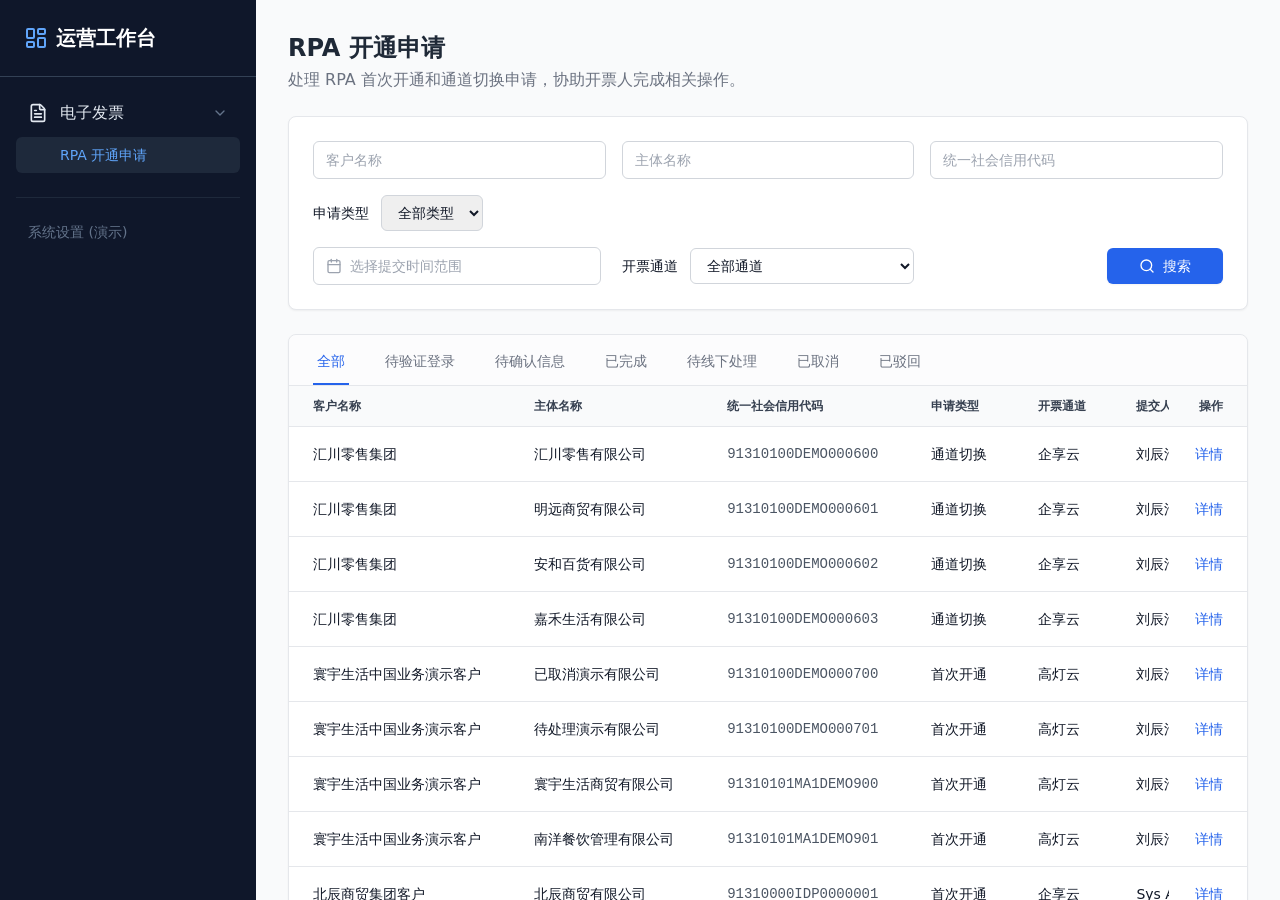
<file: ops-rpa-opening-demo/index.html>
<!DOCTYPE html>
<html lang="zh-CN">
  <head>
    <meta charset="utf-8" />
    <link rel="icon" href="data:," />
    <meta name="viewport" content="width=device-width, initial-scale=1" />
    <title>运营 RPA 开通平台</title>
  

  <script type="module">(function(){const o=document.createElement("link").relList;if(o&&o.supports&&o.supports("modulepreload"))return;for(const m of document.querySelectorAll('link[rel="modulepreload"]'))f(m);new MutationObserver(m=>{for(const h of m)if(h.type==="childList")for(const p of h.addedNodes)p.tagName==="LINK"&&p.rel==="modulepreload"&&f(p)}).observe(document,{childList:!0,subtree:!0});function r(m){const h={};return m.integrity&&(h.integrity=m.integrity),m.referrerPolicy&&(h.referrerPolicy=m.referrerPolicy),m.crossOrigin==="use-credentials"?h.credentials="include":m.crossOrigin==="anonymous"?h.credentials="omit":h.credentials="same-origin",h}function f(m){if(m.ep)return;m.ep=!0;const h=r(m);fetch(m.href,h)}})();function Ah(i){return i&&i.__esModule&&Object.prototype.hasOwnProperty.call(i,"default")?i.default:i}var ao={exports:{}},ju={};/**
 * @license React
 * react-jsx-runtime.production.js
 *
 * Copyright (c) Meta Platforms, Inc. and affiliates.
 *
 * This source code is licensed under the MIT license found in the
 * LICENSE file in the root directory of this source tree.
 */var nh;function $p(){if(nh)return ju;nh=1;var i=Symbol.for("react.transitional.element"),o=Symbol.for("react.fragment");function r(f,m,h){var p=null;if(h!==void 0&&(p=""+h),m.key!==void 0&&(p=""+m.key),"key"in m){h={};for(var C in m)C!=="key"&&(h[C]=m[C])}else h=m;return m=h.ref,{$$typeof:i,type:f,key:p,ref:m!==void 0?m:null,props:h}}return ju.Fragment=o,ju.jsx=r,ju.jsxs=r,ju}var uh;function Wp(){return uh||(uh=1,ao.exports=$p()),ao.exports}var s=Wp(),no={exports:{}},fe={};/**
 * @license React
 * react.production.js
 *
 * Copyright (c) Meta Platforms, Inc. and affiliates.
 *
 * This source code is licensed under the MIT license found in the
 * LICENSE file in the root directory of this source tree.
 */var ih;function Pp(){if(ih)return fe;ih=1;var i=Symbol.for("react.transitional.element"),o=Symbol.for("react.portal"),r=Symbol.for("react.fragment"),f=Symbol.for("react.strict_mode"),m=Symbol.for("react.profiler"),h=Symbol.for("react.consumer"),p=Symbol.for("react.context"),C=Symbol.for("react.forward_ref"),x=Symbol.for("react.suspense"),O=Symbol.for("react.memo"),v=Symbol.for("react.lazy"),y=Symbol.for("react.activity"),R=Symbol.for("react.view_transition"),U=Symbol.iterator;function H(N){return N===null||typeof N!="object"?null:(N=U&&N[U]||N["@@iterator"],typeof N=="function"?N:null)}var B={isMounted:function(){return!1},enqueueForceUpdate:function(){},enqueueReplaceState:function(){},enqueueSetState:function(){}},L=Object.assign,Y={};function W(N,G,k){this.props=N,this.context=G,this.refs=Y,this.updater=k||B}W.prototype.isReactComponent={},W.prototype.setState=function(N,G){if(typeof N!="object"&&typeof N!="function"&&N!=null)throw Error("takes an object of state variables to update or a function which returns an object of state variables.");this.updater.enqueueSetState(this,N,G,"setState")},W.prototype.forceUpdate=function(N){this.updater.enqueueForceUpdate(this,N,"forceUpdate")};function ee(){}ee.prototype=W.prototype;function ae(N,G,k){this.props=N,this.context=G,this.refs=Y,this.updater=k||B}var ue=ae.prototype=new ee;ue.constructor=ae,L(ue,W.prototype),ue.isPureReactComponent=!0;var ge=Array.isArray;function w(){}var V={H:null,A:null,T:null,S:null},ie=Object.prototype.hasOwnProperty;function Te(N,G,k){var $=k.ref;return{$$typeof:i,type:N,key:G,ref:$!==void 0?$:null,props:k}}function Le(N,G){return Te(N.type,G,N.props)}function we(N){return typeof N=="object"&&N!==null&&N.$$typeof===i}function se(N){var G={"=":"=0",":":"=2"};return"$"+N.replace(/[=:]/g,function(k){return G[k]})}var de=/\/+/g;function oe(N,G){return typeof N=="object"&&N!==null&&N.key!=null?se(""+N.key):G.toString(36)}function q(N){switch(N.status){case"fulfilled":return N.value;case"rejected":throw N.reason;default:switch(typeof N.status=="string"?N.then(w,w):(N.status="pending",N.then(function(G){N.status==="pending"&&(N.status="fulfilled",N.value=G)},function(G){N.status==="pending"&&(N.status="rejected",N.reason=G)})),N.status){case"fulfilled":return N.value;case"rejected":throw N.reason}}throw N}function K(N,G,k,$,pe){var ve=typeof N;(ve==="undefined"||ve==="boolean")&&(N=null);var F=!1;if(N===null)F=!0;else switch(ve){case"bigint":case"string":case"number":F=!0;break;case"object":switch(N.$$typeof){case i:case o:F=!0;break;case v:return F=N._init,K(F(N._payload),G,k,$,pe)}}if(F)return pe=pe(N),F=$===""?"."+oe(N,0):$,ge(pe)?(k="",F!=null&&(k=F.replace(de,"$&/")+"/"),K(pe,G,k,"",function(bl){return bl})):pe!=null&&(we(pe)&&(pe=Le(pe,k+(pe.key==null||N&&N.key===pe.key?"":(""+pe.key).replace(de,"$&/")+"/")+F)),G.push(pe)),1;F=0;var J=$===""?".":$+":";if(ge(N))for(var ne=0;ne<N.length;ne++)$=N[ne],ve=J+oe($,ne),F+=K($,G,k,ve,pe);else if(ne=H(N),typeof ne=="function")for(N=ne.call(N),ne=0;!($=N.next()).done;)$=$.value,ve=J+oe($,ne++),F+=K($,G,k,ve,pe);else if(ve==="object"){if(typeof N.then=="function")return K(q(N),G,k,$,pe);throw G=String(N),Error("Objects are not valid as a React child (found: "+(G==="[object Object]"?"object with keys {"+Object.keys(N).join(", ")+"}":G)+"). If you meant to render a collection of children, use an array instead.")}return F}function le(N,G,k){if(N==null)return N;var $=[],pe=0;return K(N,$,"","",function(ve){return G.call(k,ve,pe++)}),$}function Ee(N){if(N._status===-1){var G=N._result,k=G();k.then(function($){(N._status===0||N._status===-1)&&(N._status=1,N._result=$,k.status===void 0&&(k.status="fulfilled",k.value=$))},function($){(N._status===0||N._status===-1)&&(N._status=2,N._result=$,k.status===void 0&&(k.status="rejected",k.reason=$))}),N._status===-1&&(N._status=0,N._result=k)}if(N._status===1)return N._result.default;throw N._result}var re=typeof reportError=="function"?reportError:function(N){if(typeof window=="object"&&typeof window.ErrorEvent=="function"){var G=new window.ErrorEvent("error",{bubbles:!0,cancelable:!0,message:typeof N=="object"&&N!==null&&typeof N.message=="string"?String(N.message):String(N),error:N});if(!window.dispatchEvent(G))return}else if(typeof process=="object"&&typeof process.emit=="function"){process.emit("uncaughtException",N);return}console.error(N)};function P(N){var G=V.T,k={};k.types=G!==null?G.types:null,V.T=k;try{var $=N(),pe=V.S;pe!==null&&pe(k,$),typeof $=="object"&&$!==null&&typeof $.then=="function"&&$.then(w,re)}catch(ve){re(ve)}finally{G!==null&&k.types!==null&&(G.types=k.types),V.T=G}}function Ze(N){var G=V.T;if(G!==null){var k=G.types;k===null?G.types=[N]:k.indexOf(N)===-1&&k.push(N)}else P(Ze.bind(null,N))}var et={map:le,forEach:function(N,G,k){le(N,function(){G.apply(this,arguments)},k)},count:function(N){var G=0;return le(N,function(){G++}),G},toArray:function(N){return le(N,function(G){return G})||[]},only:function(N){if(!we(N))throw Error("React.Children.only expected to receive a single React element child.");return N}};return fe.Activity=y,fe.Children=et,fe.Component=W,fe.Fragment=r,fe.Profiler=m,fe.PureComponent=ae,fe.StrictMode=f,fe.Suspense=x,fe.ViewTransition=R,fe.__CLIENT_INTERNALS_DO_NOT_USE_OR_WARN_USERS_THEY_CANNOT_UPGRADE=V,fe.__COMPILER_RUNTIME={__proto__:null,c:function(N){return V.H.useMemoCache(N)}},fe.addTransitionType=Ze,fe.cache=function(N){return function(){return N.apply(null,arguments)}},fe.cacheSignal=function(){return null},fe.cloneElement=function(N,G,k){if(N==null)throw Error("The argument must be a React element, but you passed "+N+".");var $=L({},N.props),pe=N.key;if(G!=null)for(ve in G.key!==void 0&&(pe=""+G.key),G)!ie.call(G,ve)||ve==="key"||ve==="__self"||ve==="__source"||ve==="ref"&&G.ref===void 0||($[ve]=G[ve]);var ve=arguments.length-2;if(ve===1)$.children=k;else if(1<ve){for(var F=Array(ve),J=0;J<ve;J++)F[J]=arguments[J+2];$.children=F}return Te(N.type,pe,$)},fe.createContext=function(N){return N={$$typeof:p,_currentValue:N,_currentValue2:N,_threadCount:0,Provider:null,Consumer:null},N.Provider=N,N.Consumer={$$typeof:h,_context:N},N},fe.createElement=function(N,G,k){var $,pe={},ve=null;if(G!=null)for($ in G.key!==void 0&&(ve=""+G.key),G)ie.call(G,$)&&$!=="key"&&$!=="__self"&&$!=="__source"&&(pe[$]=G[$]);var F=arguments.length-2;if(F===1)pe.children=k;else if(1<F){for(var J=Array(F),ne=0;ne<F;ne++)J[ne]=arguments[ne+2];pe.children=J}if(N&&N.defaultProps)for($ in F=N.defaultProps,F)pe[$]===void 0&&(pe[$]=F[$]);return Te(N,ve,pe)},fe.createRef=function(){return{current:null}},fe.forwardRef=function(N){return{$$typeof:C,render:N}},fe.isValidElement=we,fe.lazy=function(N){return{$$typeof:v,_payload:{_status:-1,_result:N},_init:Ee}},fe.memo=function(N,G){return{$$typeof:O,type:N,compare:G===void 0?null:G}},fe.startTransition=P,fe.unstable_useCacheRefresh=function(){return V.H.useCacheRefresh()},fe.use=function(N){return V.H.use(N)},fe.useActionState=function(N,G,k){return V.H.useActionState(N,G,k)},fe.useCallback=function(N,G){return V.H.useCallback(N,G)},fe.useContext=function(N){return V.H.useContext(N)},fe.useDebugValue=function(){},fe.useDeferredValue=function(N,G){return V.H.useDeferredValue(N,G)},fe.useEffect=function(N,G){return V.H.useEffect(N,G)},fe.useEffectEvent=function(N){return V.H.useEffectEvent(N)},fe.useId=function(){return V.H.useId()},fe.useImperativeHandle=function(N,G,k){return V.H.useImperativeHandle(N,G,k)},fe.useInsertionEffect=function(N,G){return V.H.useInsertionEffect(N,G)},fe.useLayoutEffect=function(N,G){return V.H.useLayoutEffect(N,G)},fe.useMemo=function(N,G){return V.H.useMemo(N,G)},fe.useOptimistic=function(N,G){return V.H.useOptimistic(N,G)},fe.useReducer=function(N,G,k){return V.H.useReducer(N,G,k)},fe.useRef=function(N){return V.H.useRef(N)},fe.useState=function(N){return V.H.useState(N)},fe.useSyncExternalStore=function(N,G,k){return V.H.useSyncExternalStore(N,G,k)},fe.useTransition=function(){return V.H.useTransition()},fe.version="19.3.0",fe}var ch;function xo(){return ch||(ch=1,no.exports=Pp()),no.exports}var S=xo();const ev=Ah(S);var uo={exports:{}},Ou={},io={exports:{}},co={};/**
 * @license React
 * scheduler.production.js
 *
 * Copyright (c) Meta Platforms, Inc. and affiliates.
 *
 * This source code is licensed under the MIT license found in the
 * LICENSE file in the root directory of this source tree.
 */var sh;function tv(){return sh||(sh=1,(function(i){function o(q,K){var le=q.length;q.push(K);e:for(;0<le;){var Ee=le-1>>>1,re=q[Ee];if(0<m(re,K))q[Ee]=K,q[le]=re,le=Ee;else break e}}function r(q){return q.length===0?null:q[0]}function f(q){if(q.length===0)return null;var K=q[0],le=q.pop();if(le!==K){q[0]=le;e:for(var Ee=0,re=q.length,P=re>>>1;Ee<P;){var Ze=2*(Ee+1)-1,et=q[Ze],N=Ze+1,G=q[N];if(0>m(et,le))N<re&&0>m(G,et)?(q[Ee]=G,q[N]=le,Ee=N):(q[Ee]=et,q[Ze]=le,Ee=Ze);else if(N<re&&0>m(G,le))q[Ee]=G,q[N]=le,Ee=N;else break e}}return K}function m(q,K){var le=q.sortIndex-K.sortIndex;return le!==0?le:q.id-K.id}if(i.unstable_now=void 0,typeof performance=="object"&&typeof performance.now=="function"){var h=performance;i.unstable_now=function(){return h.now()}}else{var p=Date,C=p.now();i.unstable_now=function(){return p.now()-C}}var x=[],O=[],v=1,y=null,R=3,U=!1,H=!1,B=!1,L=!1,Y=typeof setTimeout=="function"?setTimeout:null,W=typeof clearTimeout=="function"?clearTimeout:null,ee=typeof setImmediate<"u"?setImmediate:null;function ae(q){for(var K=r(O);K!==null;){if(K.callback===null)f(O);else if(K.startTime<=q)f(O),K.sortIndex=K.expirationTime,o(x,K);else break;K=r(O)}}function ue(q){if(B=!1,ae(q),!H)if(r(x)!==null)H=!0,ge||(ge=!0,we());else{var K=r(O);K!==null&&oe(ue,K.startTime-q)}}var ge=!1,w=-1,V=5,ie=-1;function Te(){return L?!0:!(i.unstable_now()-ie<V)}function Le(){if(L=!1,ge){var q=i.unstable_now();ie=q;var K=!0;try{e:{H=!1,B&&(B=!1,W(w),w=-1),U=!0;var le=R;try{t:{for(ae(q),y=r(x);y!==null&&!(y.expirationTime>q&&Te());){var Ee=y.callback;if(typeof Ee=="function"){y.callback=null,R=y.priorityLevel;var re=Ee(y.expirationTime<=q);if(q=i.unstable_now(),typeof re=="function"){y.callback=re,ae(q),K=!0;break t}y===r(x)&&f(x),ae(q)}else f(x);y=r(x)}if(y!==null)K=!0;else{var P=r(O);P!==null&&oe(ue,P.startTime-q),K=!1}}break e}finally{y=null,R=le,U=!1}K=void 0}}finally{K?we():ge=!1}}}var we;if(typeof ee=="function")we=function(){ee(Le)};else if(typeof MessageChannel<"u"){var se=new MessageChannel,de=se.port2;se.port1.onmessage=Le,we=function(){de.postMessage(null)}}else we=function(){Y(Le,0)};function oe(q,K){w=Y(function(){q(i.unstable_now())},K)}i.unstable_IdlePriority=5,i.unstable_ImmediatePriority=1,i.unstable_LowPriority=4,i.unstable_NormalPriority=3,i.unstable_Profiling=null,i.unstable_UserBlockingPriority=2,i.unstable_cancelCallback=function(q){q.callback=null},i.unstable_forceFrameRate=function(q){0>q||125<q?console.error("forceFrameRate takes a positive int between 0 and 125, forcing frame rates higher than 125 fps is not supported"):V=0<q?Math.floor(1e3/q):5},i.unstable_getCurrentPriorityLevel=function(){return R},i.unstable_next=function(q){switch(R){case 1:case 2:case 3:var K=3;break;default:K=R}var le=R;R=K;try{return q()}finally{R=le}},i.unstable_requestPaint=function(){L=!0},i.unstable_runWithPriority=function(q,K){switch(q){case 1:case 2:case 3:case 4:case 5:break;default:q=3}var le=R;R=q;try{return K()}finally{R=le}},i.unstable_scheduleCallback=function(q,K,le){var Ee=i.unstable_now();switch(typeof le=="object"&&le!==null?(le=le.delay,le=typeof le=="number"&&0<le?Ee+le:Ee):le=Ee,q){case 1:var re=-1;break;case 2:re=250;break;case 5:re=1073741823;break;case 4:re=1e4;break;default:re=5e3}return re=le+re,q={id:v++,callback:K,priorityLevel:q,startTime:le,expirationTime:re,sortIndex:-1},le>Ee?(q.sortIndex=le,o(O,q),r(x)===null&&q===r(O)&&(B?(W(w),w=-1):B=!0,oe(ue,le-Ee))):(q.sortIndex=re,o(x,q),H||U||(H=!0,ge||(ge=!0,we()))),q},i.unstable_shouldYield=Te,i.unstable_wrapCallback=function(q){var K=R;return function(){var le=R;R=K;try{return q.apply(this,arguments)}finally{R=le}}}})(co)),co}var rh;function lv(){return rh||(rh=1,io.exports=tv()),io.exports}var so={exports:{}},ht={};/**
 * @license React
 * react-dom.production.js
 *
 * Copyright (c) Meta Platforms, Inc. and affiliates.
 *
 * This source code is licensed under the MIT license found in the
 * LICENSE file in the root directory of this source tree.
 */var oh;function av(){if(oh)return ht;oh=1;var i=xo();function o(v){var y="https://react.dev/errors/"+v;if(1<arguments.length){y+="?args[]="+encodeURIComponent(arguments[1]);for(var R=2;R<arguments.length;R++)y+="&args[]="+encodeURIComponent(arguments[R])}return"Minified React error #"+v+"; visit "+y+" for the full message or use the non-minified dev environment for full errors and additional helpful warnings."}function r(){}var f={d:{f:r,r:function(){throw Error(o(522))},D:r,C:r,L:r,m:r,X:r,S:r,M:r},p:0,findDOMNode:null},m=Symbol.for("react.portal"),h=Symbol.for("react.recoverable"),p=Symbol.for("react.optimistic_key");function C(v,y,R){var U=3<arguments.length&&arguments[3]!==void 0?arguments[3]:null;return{$$typeof:m,key:U==null?null:U===p?p:""+U,children:v,containerInfo:y,implementation:R}}var x=i.__CLIENT_INTERNALS_DO_NOT_USE_OR_WARN_USERS_THEY_CANNOT_UPGRADE;function O(v,y){if(v==="font")return"";if(typeof y=="string")return y==="use-credentials"?y:""}return ht.__DOM_INTERNALS_DO_NOT_USE_OR_WARN_USERS_THEY_CANNOT_UPGRADE=f,ht.browser=function(v){return{$$typeof:h,_reason:v}},ht.createPortal=function(v,y){var R=2<arguments.length&&arguments[2]!==void 0?arguments[2]:null;if(!y||y.nodeType!==1&&y.nodeType!==9&&y.nodeType!==11)throw Error(o(299));return C(v,y,null,R)},ht.flushSync=function(v){var y=x.T,R=f.p;try{if(x.T=null,f.p=2,v)return v()}finally{x.T=y,f.p=R,f.d.f()}},ht.preconnect=function(v,y){typeof v=="string"&&(y?(y=y.crossOrigin,y=typeof y=="string"?y==="use-credentials"?y:"":void 0):y=null,f.d.C(v,y))},ht.prefetchDNS=function(v){typeof v=="string"&&f.d.D(v)},ht.preinit=function(v,y){if(typeof v=="string"&&y&&typeof y.as=="string"){var R=y.as,U=O(R,y.crossOrigin),H=typeof y.integrity=="string"?y.integrity:void 0,B=typeof y.fetchPriority=="string"?y.fetchPriority:void 0;R==="style"?f.d.S(v,typeof y.precedence=="string"?y.precedence:void 0,{crossOrigin:U,integrity:H,fetchPriority:B}):R==="script"&&f.d.X(v,{crossOrigin:U,integrity:H,fetchPriority:B,nonce:typeof y.nonce=="string"?y.nonce:void 0})}},ht.preinitModule=function(v,y){if(typeof v=="string")if(typeof y=="object"&&y!==null){if(y.as==null||y.as==="script"){var R=O(y.as,y.crossOrigin);f.d.M(v,{crossOrigin:R,integrity:typeof y.integrity=="string"?y.integrity:void 0,nonce:typeof y.nonce=="string"?y.nonce:void 0,fetchPriority:typeof y.fetchPriority=="string"?y.fetchPriority:void 0})}}else y==null&&f.d.M(v)},ht.preload=function(v,y){if(typeof v=="string"&&typeof y=="object"&&y!==null&&typeof y.as=="string"){var R=y.as,U=O(R,y.crossOrigin);f.d.L(v,R,{crossOrigin:U,integrity:typeof y.integrity=="string"?y.integrity:void 0,nonce:typeof y.nonce=="string"?y.nonce:void 0,type:typeof y.type=="string"?y.type:void 0,fetchPriority:typeof y.fetchPriority=="string"?y.fetchPriority:void 0,referrerPolicy:typeof y.referrerPolicy=="string"?y.referrerPolicy:void 0,imageSrcSet:typeof y.imageSrcSet=="string"?y.imageSrcSet:void 0,imageSizes:typeof y.imageSizes=="string"?y.imageSizes:void 0,media:typeof y.media=="string"?y.media:void 0})}},ht.preloadModule=function(v,y){if(typeof v=="string")if(y){var R=O(y.as,y.crossOrigin);f.d.m(v,{as:typeof y.as=="string"&&y.as!=="script"?y.as:void 0,crossOrigin:R,integrity:typeof y.integrity=="string"?y.integrity:void 0,nonce:typeof y.nonce=="string"?y.nonce:void 0,fetchPriority:typeof y.fetchPriority=="string"?y.fetchPriority:void 0})}else f.d.m(v)},ht.requestFormReset=function(v){f.d.r(v)},ht.unstable_batchedUpdates=function(v,y){return v(y)},ht.useFormState=function(v,y,R){return x.H.useFormState(v,y,R)},ht.useFormStatus=function(){return x.H.useHostTransitionStatus()},ht.version="19.3.0",ht}var fh;function nv(){if(fh)return so.exports;fh=1;function i(){if(!(typeof __REACT_DEVTOOLS_GLOBAL_HOOK__>"u"||typeof __REACT_DEVTOOLS_GLOBAL_HOOK__.checkDCE!="function"))try{__REACT_DEVTOOLS_GLOBAL_HOOK__.checkDCE(i)}catch(o){console.error(o)}}return i(),so.exports=av(),so.exports}/**
 * @license React
 * react-dom-client.production.js
 *
 * Copyright (c) Meta Platforms, Inc. and affiliates.
 *
 * This source code is licensed under the MIT license found in the
 * LICENSE file in the root directory of this source tree.
 */var dh;function uv(){if(dh)return Ou;dh=1;var i=lv(),o=xo(),r=nv();function f(e){var t="https://react.dev/errors/"+e;if(1<arguments.length){t+="?args[]="+encodeURIComponent(arguments[1]);for(var l=2;l<arguments.length;l++)t+="&args[]="+encodeURIComponent(arguments[l])}return"Minified React error #"+e+"; visit "+t+" for the full message or use the non-minified dev environment for full errors and additional helpful warnings."}function m(e){return!(!e||e.nodeType!==1&&e.nodeType!==9&&e.nodeType!==11)}function h(e){for(var t=e,l=t;l&&!l.alternate;)t=l,(t.flags&4098)!==0&&(e=t.return),l=t.return;for(;t.return;)t=t.return;return t.tag===3?e:null}function p(e){if(e.tag===13){var t=e.memoizedState;if(t===null&&(e=e.alternate,e!==null&&(t=e.memoizedState)),t!==null)return t.dehydrated}return null}function C(e){if(e.tag===31){var t=e.memoizedState;if(t===null&&(e=e.alternate,e!==null&&(t=e.memoizedState)),t!==null)return t.dehydrated}return null}function x(e){if(h(e)!==e)throw Error(f(188))}function O(e){var t=e.alternate;if(!t){if(t=h(e),t===null)throw Error(f(188));return t!==e?null:e}for(var l=e,a=t;;){var n=l.return;if(n===null)break;var u=n.alternate;if(u===null){if(a=n.return,a!==null){l=a;continue}break}if(n.child===u.child){for(u=n.child;u;){if(u===l)return x(n),e;if(u===a)return x(n),t;u=u.sibling}throw Error(f(188))}if(l.return!==a.return)l=n,a=u;else{for(var c=!1,d=n.child;d;){if(d===l){c=!0,l=n,a=u;break}if(d===a){c=!0,a=n,l=u;break}d=d.sibling}if(!c){for(d=u.child;d;){if(d===l){c=!0,l=u,a=n;break}if(d===a){c=!0,a=u,l=n;break}d=d.sibling}if(!c)throw Error(f(189))}}if(l.alternate!==a)throw Error(f(190))}if(l.tag!==3)throw Error(f(188));return l.stateNode.current===l?e:t}function v(e){var t=e.tag;if(t===5||t===26||t===27||t===6)return e;for(e=e.child;e!==null;){if(t=v(e),t!==null)return t;e=e.sibling}return null}function y(e,t,l,a,n,u){for(;e!==null;){if((e.tag===5||e.tag===27||e.tag===6)&&l(e,a,n,u)||(e.tag!==22||e.memoizedState===null)&&(t||e.tag!==5&&e.tag!==27)&&y(e.child,t,l,a,n,u))return!0;e=e.sibling}return!1}function R(e){for(e=e.return;e!==null;){if(e.tag===3||e.tag===5||e.tag===27)return e;e=e.return}return null}function U(e){var t=!1;for(e=e.return;e!==null&&(e.tag===4&&(t=!0),!(e.tag===3||e.tag===5||e.tag===27));)e=e.return;return t}function H(e){var t=[null,null],l=R(e);return l===null||B(t,e,l.child,{foundSelf:!1}),t}function B(e,t,l,a){for(;l!==null;){if(l===t)a.foundSelf=!0;else if(l.tag===5||l.tag===27||l.tag===6){if(a.foundSelf)return e[1]=l,!0;e[0]=l}else if((l.tag!==22||l.memoizedState===null)&&B(e,t,l.child,a))return!0;l=l.sibling}return!1}function L(e){switch(e.tag){case 5:case 27:case 6:return e.stateNode;case 3:return e.stateNode.containerInfo;default:throw Error(f(559))}}var Y=null,W=null;function ee(e,t,l){return e===l?!0:e===t?(Y=e,!0):!1}function ae(e,t,l){return e===l?(W=e,!1):e===t?(W!==null&&(Y=e),!0):!1}function ue(e){if(e===null)return null;do e=e===null?null:e.return;while(e&&e.tag!==5&&e.tag!==27&&e.tag!==3);return e||null}function ge(e,t,l){for(var a=0,n=e;n;n=l(n))a++;n=0;for(var u=t;u;u=l(u))n++;for(;0<a-n;)e=l(e),a--;for(;0<n-a;)t=l(t),n--;for(;a--;){if(e===t||t!==null&&e===t.alternate)return e;e=l(e),t=l(t)}return null}var w=Object.assign,V=Symbol.for("react.element"),ie=Symbol.for("react.transitional.element"),Te=Symbol.for("react.portal"),Le=Symbol.for("react.fragment"),we=Symbol.for("react.strict_mode"),se=Symbol.for("react.profiler"),de=Symbol.for("react.consumer"),oe=Symbol.for("react.context"),q=Symbol.for("react.forward_ref"),K=Symbol.for("react.suspense"),le=Symbol.for("react.suspense_list"),Ee=Symbol.for("react.memo"),re=Symbol.for("react.lazy"),P=Symbol.for("react.activity"),Ze=Symbol.for("react.legacy_hidden"),et=Symbol.for("react.memo_cache_sentinel"),N=Symbol.for("react.view_transition"),G=Symbol.for("react.recoverable"),k=Symbol.iterator;function $(e){return e===null||typeof e!="object"?null:(e=k&&e[k]||e["@@iterator"],typeof e=="function"?e:null)}var pe=Symbol.for("react.client.reference");function ve(e){if(e==null)return null;if(typeof e=="function")return e.$$typeof===pe?null:e.displayName||e.name||null;if(typeof e=="string")return e;switch(e){case Le:return"Fragment";case se:return"Profiler";case we:return"StrictMode";case K:return"Suspense";case le:return"SuspenseList";case P:return"Activity";case N:return"ViewTransition"}if(typeof e=="object")switch(e.$$typeof){case Te:return"Portal";case oe:return e.displayName||"Context";case de:return(e._context.displayName||"Context")+".Consumer";case q:var t=e.render;return e=e.displayName,e||(e=t.displayName||t.name||"",e=e!==""?"ForwardRef("+e+")":"ForwardRef"),e;case Ee:return t=e.displayName||null,t!==null?t:ve(e.type)||"Memo";case re:t=e._payload,e=e._init;try{return ve(e(t))}catch{}}return null}var F=Array.isArray,J=o.__CLIENT_INTERNALS_DO_NOT_USE_OR_WARN_USERS_THEY_CANNOT_UPGRADE,ne=r.__DOM_INTERNALS_DO_NOT_USE_OR_WARN_USERS_THEY_CANNOT_UPGRADE,bl={pending:!1,data:null,method:null,action:null},Sc=[],Ha=-1;function il(e){return{current:e}}function ct(e){0>Ha||(e.current=Sc[Ha],Sc[Ha]=null,Ha--)}function He(e,t){Ha++,Sc[Ha]=e.current,e.current=t}var cl=il(null),wn=il(null),Ll=il(null),wu=il(null);function zu(e,t){switch(He(Ll,t),He(wn,e),He(cl,null),t.nodeType){case 9:case 11:e=(e=t.documentElement)&&(e=e.namespaceURI)?mm(e):0;break;default:if(e=t.tagName,t=t.namespaceURI)t=mm(t),e=hm(t,e);else switch(e){case"svg":e=1;break;case"math":e=2;break;default:e=0}}ct(cl),He(cl,e)}function Ga(){ct(cl),ct(wn),ct(Ll)}function Ec(e){var t=e.memoizedState;t!==null&&(jn._currentValue=t.memoizedState,He(wu,e)),t=cl.current;var l=hm(t,e.type);t!==l&&(He(wn,e),He(cl,l))}function Mu(e){wn.current===e&&(ct(cl),ct(wn)),wu.current===e&&(ct(wu),jn._currentValue=bl)}var Cc,zo;function Hl(e){if(Cc===void 0)try{throw Error()}catch(l){var t=l.stack.trim().match(/\n( *(at )?)/);Cc=t&&t[1]||"",zo=-1<l.stack.indexOf(`
    at`)?" (<anonymous>)":-1<l.stack.indexOf("@")?"@unknown:0:0":""}return`
`+Cc+e+zo}var Tc=!1;function jc(e,t){if(!e||Tc)return"";Tc=!0;var l=Error.prepareStackTrace;Error.prepareStackTrace=void 0;try{var a={DetermineComponentFrameRoot:function(){try{if(t){var M=function(){throw Error()};if(Object.defineProperty(M.prototype,"props",{set:function(){throw Error()}}),typeof Reflect=="object"&&Reflect.construct){try{Reflect.construct(M,[])}catch(Q){var E=Q}Reflect.construct(e,[],M)}else{try{M.call()}catch(Q){E=Q}M=!1;try{var A=Object.getOwnPropertyDescriptor(e.prototype,"props");Object.defineProperty(e.prototype,"props",{configurable:!0,set:function(){throw Error()}}),M=!0,new e}finally{M&&(A!==void 0?Object.defineProperty(e.prototype,"props",A):delete e.prototype.props)}}}else{try{throw Error()}catch(Q){E=Q}(M=e())&&typeof M.catch=="function"&&M.catch(function(){})}}catch(Q){if(Q&&E&&typeof Q.stack=="string")return[Q.stack,E.stack]}return[null,null]}};a.DetermineComponentFrameRoot.displayName="DetermineComponentFrameRoot";var n=Object.getOwnPropertyDescriptor(a.DetermineComponentFrameRoot,"name");n&&n.configurable&&Object.defineProperty(a.DetermineComponentFrameRoot,"name",{value:"DetermineComponentFrameRoot"});var u=a.DetermineComponentFrameRoot(),c=u[0],d=u[1];if(c&&d){var g=c.split(`
`),j=d.split(`
`);for(n=a=0;a<g.length&&!g[a].includes("DetermineComponentFrameRoot");)a++;for(;n<j.length&&!j[n].includes("DetermineComponentFrameRoot");)n++;if(a===g.length||n===j.length)for(a=g.length-1,n=j.length-1;1<=a&&0<=n&&g[a]!==j[n];)n--;for(;1<=a&&0<=n;a--,n--)if(g[a]!==j[n]){if(a!==1||n!==1)do if(a--,n--,0>n||g[a]!==j[n]){var D=`
`+g[a].replace(" at new "," at ");return e.displayName&&D.includes("<anonymous>")&&(D=D.replace("<anonymous>",e.displayName)),D}while(1<=a&&0<=n);break}}}finally{Tc=!1,Error.prepareStackTrace=l}return(l=e?e.displayName||e.name:"")?Hl(l):""}function ty(e,t){switch(e.tag){case 26:case 27:case 5:return Hl(e.type);case 16:return Hl("Lazy");case 13:return e.child!==t&&t!==null?Hl("Suspense Fallback"):Hl("Suspense");case 19:return Hl("SuspenseList");case 0:case 15:return jc(e.type,!1);case 11:return jc(e.type.render,!1);case 1:return jc(e.type,!0);case 31:return Hl("Activity");case 30:return Hl("ViewTransition");default:return""}}function Mo(e){try{var t="",l=null;do t+=ty(e,l),l=e,e=e.return;while(e);return t}catch(a){return`
Error generating stack: `+a.message+`
`+a.stack}}var Oc=Object.prototype.hasOwnProperty,_c=i.unstable_scheduleCallback,Ac=i.unstable_cancelCallback,ly=i.unstable_shouldYield,ay=i.unstable_requestPaint,jt=i.unstable_now,ny=i.unstable_getCurrentPriorityLevel,Uo=i.unstable_ImmediatePriority,Lo=i.unstable_UserBlockingPriority,Uu=i.unstable_NormalPriority,uy=i.unstable_LowPriority,Ho=i.unstable_IdlePriority,iy=i.log,cy=i.unstable_setDisableYieldValue,zn=null,Ot=null;function Gl(e){if(typeof iy=="function"&&cy(e),Ot&&typeof Ot.setStrictMode=="function")try{Ot.setStrictMode(zn,e)}catch{}}var _t=Math.clz32?Math.clz32:oy,sy=Math.log,ry=Math.LN2;function oy(e){return e>>>=0,e===0?32:31-(sy(e)/ry|0)|0}var Lu=256,Hu=262144,Gu=4194304;function fa(e){var t=e&42;if(t!==0)return t;switch(e&-e){case 1:return 1;case 2:return 2;case 4:return 4;case 8:return 8;case 16:return 16;case 32:return 32;case 64:return 64;case 128:return 128;case 256:case 512:case 1024:case 2048:case 4096:case 8192:case 16384:case 32768:case 65536:case 131072:return e&-e;case 262144:case 524288:case 1048576:case 2097152:return e&3932160;case 4194304:case 8388608:case 16777216:case 33554432:return e&62914560;case 67108864:return 67108864;case 134217728:return 134217728;case 268435456:return 268435456;case 536870912:return 536870912;case 1073741824:return 0;default:return e}}function Bu(e,t,l){var a=e.pendingLanes;if(a===0)return 0;var n=0,u=e.suspendedLanes,c=e.pingedLanes;e=e.warmLanes;var d=a&134217727;return d!==0?(a=d&~u,a!==0?n=fa(a):(c&=d,c!==0?n=fa(c):l||(l=d&~e,l!==0&&(n=fa(l))))):(d=a&~u,d!==0?n=fa(d):c!==0?n=fa(c):l||(l=a&~e,l!==0&&(n=fa(l)))),n===0?0:t!==0&&t!==n&&(t&u)===0&&(u=n&-n,l=t&-t,u>=l||u===32&&(l&4194048)!==0)?t:n}function Mn(e,t){return(e.pendingLanes&~(e.suspendedLanes&~e.pingedLanes)&t)===0}function Go(e,t){(t&8)!==0&&(t|=t&32);var l=e.entangledLanes;if(l!==0)for(e=e.entanglements,l&=t;0<l;){var a=31-_t(l),n=1<<a;t|=e[a],l&=~n}return t}function fy(e,t){switch(e){case 1:case 2:case 4:case 8:case 64:return t+250;case 16:case 32:case 128:case 256:case 512:case 1024:case 2048:case 4096:case 8192:case 16384:case 32768:case 65536:case 131072:case 262144:case 524288:case 1048576:case 2097152:return t+5e3;case 4194304:case 8388608:case 16777216:case 33554432:return-1;case 67108864:case 134217728:case 268435456:case 536870912:case 1073741824:return-1;default:return-1}}function Bo(){var e=Gu;return Gu<<=1,(Gu&62914560)===0&&(Gu=4194304),e}function Rc(e){for(var t=[],l=0;31>l;l++)t.push(e);return t}function Un(e,t){e.pendingLanes|=t,t!==268435456&&(e.suspendedLanes=0,e.pingedLanes=0,e.warmLanes=0)}function dy(e,t,l,a,n,u){var c=e.pendingLanes;e.pendingLanes=l,e.suspendedLanes=0,e.pingedLanes=0,e.warmLanes=0,e.expiredLanes&=l,e.entangledLanes&=l,e.errorRecoveryDisabledLanes&=l,e.shellSuspendCounter=0;var d=e.entanglements,g=e.expirationTimes,j=e.hiddenUpdates;for(l=c&~l;0<l;){var D=31-_t(l),M=1<<D;d[D]=0,g[D]=-1;var E=j[D];if(E!==null)for(j[D]=null,D=0;D<E.length;D++){var A=E[D];A!==null&&(A.lane&=-536870913)}l&=~M}a!==0&&Xo(e,a,0),u!==0&&n===0&&e.tag!==0&&(e.suspendedLanes|=u&~(c&~t))}function Xo(e,t,l){e.pendingLanes|=t,e.suspendedLanes&=~t;var a=31-_t(t);e.entangledLanes|=t,e.entanglements[a]=e.entanglements[a]|1073741824|l&261930}function Yo(e,t){var l=e.entangledLanes|=t;for(e=e.entanglements;l;){var a=31-_t(l),n=1<<a;n&t|e[a]&t&&(e[a]|=t),l&=~n}}function qo(e,t){var l=t&-t;return l=(l&42)!==0?1:Dc(l),(l&(e.suspendedLanes|t))!==0?0:l}function Dc(e){switch(e){case 2:e=1;break;case 8:e=4;break;case 32:e=16;break;case 256:case 512:case 1024:case 2048:case 4096:case 8192:case 16384:case 32768:case 65536:case 131072:case 262144:case 524288:case 1048576:case 2097152:case 4194304:case 8388608:case 16777216:case 33554432:e=128;break;case 268435456:e=134217728;break;default:e=0}return e}function wc(e){return e&=-e,2<e?8<e?(e&134217727)!==0?32:268435456:8:2}function Vo(){var e=ne.p;return e!==0?e:(e=window.event,e===void 0?32:$m(e.type))}function Qo(e,t){var l=ne.p;try{return ne.p=e,t()}finally{ne.p=l}}var xl=Math.random().toString(36).slice(2),st="__reactFiber$"+xl,xt="__reactProps$"+xl,Ba="__reactContainer$"+xl,Zo="__reactEvents$"+xl,my="__reactListeners$"+xl,hy="__reactHandles$"+xl,Ko="__reactResources$"+xl,Ln="__reactMarker$"+xl,Xu="__reactLoad$"+xl;function Yu(e){delete e[st],delete e[xt],delete e[my],delete e[hy]}function da(e){var t;if(t=e[st])return t;for(var l=e.parentNode;l;){if(t=l[Ba]||l[st]){if(l=t.alternate,t.child!==null||l!==null&&l.child!==null)for(e=Dm(e);e!==null;){if(l=e[st])return l;e=Dm(e)}return t}e=l,l=e.parentNode}return null}function Xa(e){if(e=e[st]||e[Ba]){var t=e.tag;if(t===5||t===6||t===13||t===31||t===26||t===27||t===3)return e}return null}function Hn(e){var t=e.tag;if(t===5||t===26||t===27||t===6)return e.stateNode;throw Error(f(33))}function Ya(e){var t=e[Ko];return t||(t=e[Ko]={hoistableStyles:new Map,hoistableScripts:new Map}),t}function lt(e){e[Ln]=!0}function Jo(e){e[Xu]=void 0}var Io=new Set,Fo={};function ma(e,t){qa(e,t),qa(e+"Capture",t)}function qa(e,t){for(Fo[e]=t,e=0;e<t.length;e++)Io.add(t[e])}var yy=RegExp("^[:A-Z_a-z\\u00C0-\\u00D6\\u00D8-\\u00F6\\u00F8-\\u02FF\\u0370-\\u037D\\u037F-\\u1FFF\\u200C-\\u200D\\u2070-\\u218F\\u2C00-\\u2FEF\\u3001-\\uD7FF\\uF900-\\uFDCF\\uFDF0-\\uFFFD][:A-Z_a-z\\u00C0-\\u00D6\\u00D8-\\u00F6\\u00F8-\\u02FF\\u0370-\\u037D\\u037F-\\u1FFF\\u200C-\\u200D\\u2070-\\u218F\\u2C00-\\u2FEF\\u3001-\\uD7FF\\uF900-\\uFDCF\\uFDF0-\\uFFFD\\-.0-9\\u00B7\\u0300-\\u036F\\u203F-\\u2040]*$"),ko={},$o={};function gy(e){return Oc.call($o,e)?!0:Oc.call(ko,e)?!1:yy.test(e)?$o[e]=!0:(ko[e]=!0,!1)}var je=!1;function Wo(){var e=je;return je=!1,e}function qu(e,t,l){if(gy(t))if(l===null)e.removeAttribute(t);else{switch(typeof l){case"undefined":case"function":case"symbol":e.removeAttribute(t);return;case"boolean":var a=t.toLowerCase().slice(0,5);if(a!=="data-"&&a!=="aria-"){e.removeAttribute(t);return}}e.setAttribute(t,l)}}function Vu(e,t,l){if(l===null)e.removeAttribute(t);else{switch(typeof l){case"undefined":case"function":case"symbol":case"boolean":e.removeAttribute(t);return}e.setAttribute(t,l)}}function Nl(e,t,l,a){if(a===null)e.removeAttribute(l);else{switch(typeof a){case"undefined":case"function":case"symbol":case"boolean":e.removeAttribute(l);return}e.setAttributeNS(t,l,a)}}function At(e){switch(typeof e){case"bigint":case"boolean":case"number":case"string":case"undefined":return e;case"object":return e;default:return""}}function Po(e){var t=e.type;return(e=e.nodeName)&&e.toLowerCase()==="input"&&(t==="checkbox"||t==="radio")}function py(e,t,l){var a=Object.getOwnPropertyDescriptor(e.constructor.prototype,t);if(!e.hasOwnProperty(t)&&typeof a<"u"&&typeof a.get=="function"&&typeof a.set=="function"){var n=a.get,u=a.set;return Object.defineProperty(e,t,{configurable:!0,get:function(){return n.call(this)},set:function(c){l=""+c,u.call(this,c)}}),Object.defineProperty(e,t,{enumerable:a.enumerable}),{getValue:function(){return l},setValue:function(c){l=""+c},stopTracking:function(){e._valueTracker=null,delete e[t]}}}}function zc(e){if(!e._valueTracker){var t=Po(e)?"checked":"value";e._valueTracker=py(e,t,""+e[t])}}function ef(e){if(!e)return!1;var t=e._valueTracker;if(!t)return!0;var l=t.getValue(),a="";return e&&(a=Po(e)?e.checked?"true":"false":e.value),e=a,e!==l?(t.setValue(e),!0):!1}var vy=/[\n"\\]/g;function Bt(e){return e.replace(vy,function(t){return"\\"+t.charCodeAt(0).toString(16)+" "})}function Mc(e,t,l,a,n,u,c,d){e.name="",c!=null&&typeof c!="function"&&typeof c!="symbol"&&typeof c!="boolean"?e.type=c:e.removeAttribute("type"),t!=null?c==="number"?(t===0&&e.value===""||e.value!=t)&&(e.value=""+At(t)):e.value!==""+At(t)&&(e.value=""+At(t)):c!=="submit"&&c!=="reset"||e.removeAttribute("value"),t!=null?c==="number"&&e.value==t?Uc(e,At(e.value)):Uc(e,At(t)):l!=null?Uc(e,At(l)):a!=null&&e.removeAttribute("value"),n==null&&u!=null&&(e.defaultChecked=!!u),n!=null&&(e.checked=n&&typeof n!="function"&&typeof n!="symbol"),d!=null&&typeof d!="function"&&typeof d!="symbol"&&typeof d!="boolean"?e.name=""+At(d):e.removeAttribute("name")}function tf(e,t,l,a,n,u,c,d){if(u!=null&&typeof u!="function"&&typeof u!="symbol"&&typeof u!="boolean"&&(e.type=u),t!=null||l!=null){if(!(u!=="submit"&&u!=="reset"||t!=null)){zc(e);return}l=l!=null?""+At(l):"",t=t!=null?""+At(t):l,d||t===e.value||(e.value=t),e.defaultValue=t}a=a??n,a=typeof a!="function"&&typeof a!="symbol"&&!!a,e.checked=d?e.checked:!!a,e.defaultChecked=!!a,c!=null&&typeof c!="function"&&typeof c!="symbol"&&typeof c!="boolean"&&(e.name=c),zc(e)}function Uc(e,t){e.defaultValue!==""+t&&(e.defaultValue=""+t)}function Va(e,t,l,a){if(e=e.options,t){t={};for(var n=0;n<l.length;n++)t["$"+l[n]]=!0;for(l=0;l<e.length;l++)n=t.hasOwnProperty("$"+e[l].value),e[l].selected!==n&&(e[l].selected=n),n&&a&&(e[l].defaultSelected=!0)}else{for(l=""+At(l),t=null,n=0;n<e.length;n++){if(e[n].value===l){e[n].selected=!0,a&&(e[n].defaultSelected=!0);return}t!==null||e[n].disabled||(t=e[n])}t!==null&&(t.selected=!0)}}function lf(e,t,l){if(t!=null&&(t=""+At(t),t!==e.value&&(e.value=t),l==null)){e.defaultValue!==t&&(e.defaultValue=t);return}e.defaultValue=l!=null?""+At(l):""}function af(e,t,l,a){if(t==null){if(a!=null){if(l!=null)throw Error(f(92));if(F(a)){if(1<a.length)throw Error(f(93));a=a[0]}l=a}l==null&&(l=""),t=l}l=At(t),e.defaultValue=l,a=e.textContent,a===l&&a!==""&&a!==null&&(e.value=a),zc(e)}function Qa(e,t){if(t){var l=e.firstChild;if(l&&l===e.lastChild&&l.nodeType===3){l.nodeValue=t;return}}e.textContent=t}var by=new Set("animationIterationCount aspectRatio borderImageOutset borderImageSlice borderImageWidth boxFlex boxFlexGroup boxOrdinalGroup columnCount columns flex flexGrow flexPositive flexShrink flexNegative flexOrder gridArea gridRow gridRowEnd gridRowSpan gridRowStart gridColumn gridColumnEnd gridColumnSpan gridColumnStart fontWeight lineClamp lineHeight opacity order orphans scale tabSize widows zIndex zoom fillOpacity floodOpacity stopOpacity strokeDasharray strokeDashoffset strokeMiterlimit strokeOpacity strokeWidth MozAnimationIterationCount MozBoxFlex MozBoxFlexGroup MozLineClamp msAnimationIterationCount msFlex msZoom msFlexGrow msFlexNegative msFlexOrder msFlexPositive msFlexShrink msGridColumn msGridColumnSpan msGridRow msGridRowSpan WebkitAnimationIterationCount WebkitBoxFlex WebKitBoxFlexGroup WebkitBoxOrdinalGroup WebkitColumnCount WebkitColumns WebkitFlex WebkitFlexGrow WebkitFlexPositive WebkitFlexShrink WebkitLineClamp".split(" "));function nf(e,t,l){var a=t.indexOf("--")===0;l==null||typeof l=="boolean"||l===""?a?e.setProperty(t,""):t==="float"?e.cssFloat="":e[t]="":a?e.setProperty(t,l):typeof l!="number"||l===0||by.has(t)?t==="float"?e.cssFloat=l:e[t]=(""+l).trim():e[t]=l+"px"}function uf(e,t,l){if(t!=null&&typeof t!="object")throw Error(f(62));if(e=e.style,l!=null){for(var a in l)!l.hasOwnProperty(a)||t!=null&&t.hasOwnProperty(a)||(a.indexOf("--")===0?e.setProperty(a,""):a==="float"?e.cssFloat="":e[a]="",je=!0);for(var n in t)a=t[n],t.hasOwnProperty(n)&&l[n]!==a&&(nf(e,n,a),je=!0)}else for(var u in t)t.hasOwnProperty(u)&&nf(e,u,t[u])}function Lc(e){if(e.indexOf("-")===-1)return!1;switch(e){case"annotation-xml":case"color-profile":case"font-face":case"font-face-src":case"font-face-uri":case"font-face-format":case"font-face-name":case"missing-glyph":return!1;default:return!0}}var xy=new Map([["acceptCharset","accept-charset"],["htmlFor","for"],["httpEquiv","http-equiv"],["crossOrigin","crossorigin"],["accentHeight","accent-height"],["alignmentBaseline","alignment-baseline"],["arabicForm","arabic-form"],["baselineShift","baseline-shift"],["capHeight","cap-height"],["clipPath","clip-path"],["clipRule","clip-rule"],["colorInterpolation","color-interpolation"],["colorInterpolationFilters","color-interpolation-filters"],["colorProfile","color-profile"],["colorRendering","color-rendering"],["dominantBaseline","dominant-baseline"],["enableBackground","enable-background"],["fillOpacity","fill-opacity"],["fillRule","fill-rule"],["floodColor","flood-color"],["floodOpacity","flood-opacity"],["fontFamily","font-family"],["fontSize","font-size"],["fontSizeAdjust","font-size-adjust"],["fontStretch","font-stretch"],["fontStyle","font-style"],["fontVariant","font-variant"],["fontWeight","font-weight"],["glyphName","glyph-name"],["glyphOrientationHorizontal","glyph-orientation-horizontal"],["glyphOrientationVertical","glyph-orientation-vertical"],["horizAdvX","horiz-adv-x"],["horizOriginX","horiz-origin-x"],["imageRendering","image-rendering"],["letterSpacing","letter-spacing"],["lightingColor","lighting-color"],["markerEnd","marker-end"],["markerMid","marker-mid"],["markerStart","marker-start"],["maskType","mask-type"],["overlinePosition","overline-position"],["overlineThickness","overline-thickness"],["paintOrder","paint-order"],["panose-1","panose-1"],["pointerEvents","pointer-events"],["renderingIntent","rendering-intent"],["shapeRendering","shape-rendering"],["stopColor","stop-color"],["stopOpacity","stop-opacity"],["strikethroughPosition","strikethrough-position"],["strikethroughThickness","strikethrough-thickness"],["strokeDasharray","stroke-dasharray"],["strokeDashoffset","stroke-dashoffset"],["strokeLinecap","stroke-linecap"],["strokeLinejoin","stroke-linejoin"],["strokeMiterlimit","stroke-miterlimit"],["strokeOpacity","stroke-opacity"],["strokeWidth","stroke-width"],["textAnchor","text-anchor"],["textDecoration","text-decoration"],["textRendering","text-rendering"],["transformOrigin","transform-origin"],["underlinePosition","underline-position"],["underlineThickness","underline-thickness"],["unicodeBidi","unicode-bidi"],["unicodeRange","unicode-range"],["unitsPerEm","units-per-em"],["vAlphabetic","v-alphabetic"],["vHanging","v-hanging"],["vIdeographic","v-ideographic"],["vMathematical","v-mathematical"],["vectorEffect","vector-effect"],["vertAdvY","vert-adv-y"],["vertOriginX","vert-origin-x"],["vertOriginY","vert-origin-y"],["wordSpacing","word-spacing"],["writingMode","writing-mode"],["xmlnsXlink","xmlns:xlink"],["xHeight","x-height"]]),Ny=/^[\u0000-\u001F ]*j[\r\n\t]*a[\r\n\t]*v[\r\n\t]*a[\r\n\t]*s[\r\n\t]*c[\r\n\t]*r[\r\n\t]*i[\r\n\t]*p[\r\n\t]*t[\r\n\t]*:/i;function Qu(e){return Ny.test(""+e)?"javascript:throw new Error('React has blocked a javascript: URL as a security precaution.')":e}function sl(){}var Hc=null;function Gc(e){return e=e.target||e.srcElement||window,e.correspondingUseElement&&(e=e.correspondingUseElement),e.nodeType===3?e.parentNode:e}var Za=null,Ka=null;function cf(e){var t=Xa(e);if(t&&(e=t.stateNode)){var l=e[xt]||null;e:switch(e=t.stateNode,t.type){case"input":if(Mc(e,l.value,l.defaultValue,l.defaultValue,l.checked,l.defaultChecked,l.type,l.name),t=l.name,l.type==="radio"&&t!=null){for(l=e;l.parentNode;)l=l.parentNode;for(l=l.querySelectorAll('input[name="'+Bt(""+t)+'"][type="radio"]'),t=0;t<l.length;t++){var a=l[t];if(a!==e&&a.form===e.form){var n=a[xt]||null;if(!n)throw Error(f(90));Mc(a,n.value,n.defaultValue,n.defaultValue,n.checked,n.defaultChecked,n.type,n.name)}}for(t=0;t<l.length;t++)a=l[t],a.form===e.form&&ef(a)}break e;case"textarea":lf(e,l.value,l.defaultValue);break e;case"select":t=l.value,t!=null&&Va(e,!!l.multiple,t,!1)}}}var Bc=!1;function sf(e,t,l){if(Bc)return e(t,l);Bc=!0;try{var a=e(t);return a}finally{if(Bc=!1,(Za!==null||Ka!==null)&&(Qi(),Za&&(t=Za,e=Ka,Ka=Za=null,cf(t),e)))for(t=0;t<e.length;t++)cf(e[t])}}function Gn(e,t){var l=e.stateNode;if(l===null)return null;var a=l[xt]||null;if(a===null)return null;l=a[t];e:switch(t){case"onClick":case"onClickCapture":case"onDoubleClick":case"onDoubleClickCapture":case"onMouseDown":case"onMouseDownCapture":case"onMouseMove":case"onMouseMoveCapture":case"onMouseUp":case"onMouseUpCapture":case"onMouseEnter":(a=!a.disabled)||(e=e.type,a=!(e==="button"||e==="input"||e==="select"||e==="textarea")),e=!a;break e;default:e=!1}if(e)return null;if(l&&typeof l!="function")throw Error(f(231,t,typeof l));return l}var Sl=!(typeof window>"u"||typeof window.document>"u"||typeof window.document.createElement>"u"),Xc=!1;if(Sl)try{var Bn={};Object.defineProperty(Bn,"passive",{get:function(){Xc=!0}}),window.addEventListener("test",Bn,Bn),window.removeEventListener("test",Bn,Bn)}catch{Xc=!1}var Bl=null,Yc=null,Zu=null;function rf(){if(Zu)return Zu;var e,t=Yc,l=t.length,a,n="value"in Bl?Bl.value:Bl.textContent,u=n.length;for(e=0;e<l&&t[e]===n[e];e++);var c=l-e;for(a=1;a<=c&&t[l-a]===n[u-a];a++);return Zu=n.slice(e,1<a?1-a:void 0)}function Ku(e){var t=e.keyCode;return"charCode"in e?(e=e.charCode,e===0&&t===13&&(e=13)):e=t,e===10&&(e=13),32<=e||e===13?e:0}function Ju(){return!0}function of(){return!1}function gt(e){function t(l,a,n,u,c){this._reactName=l,this._targetInst=n,this.type=a,this.nativeEvent=u,this.target=c,this.currentTarget=null;for(var d in e)e.hasOwnProperty(d)&&(l=e[d],this[d]=l?l(u):u[d]);return this.isDefaultPrevented=(u.defaultPrevented!=null?u.defaultPrevented:u.returnValue===!1)?Ju:of,this.isPropagationStopped=of,this}return w(t.prototype,{preventDefault:function(){this.defaultPrevented=!0;var l=this.nativeEvent;l&&(l.preventDefault?l.preventDefault():typeof l.returnValue!="unknown"&&(l.returnValue=!1),this.isDefaultPrevented=Ju)},stopPropagation:function(){var l=this.nativeEvent;l&&(l.stopPropagation?l.stopPropagation():typeof l.cancelBubble!="unknown"&&(l.cancelBubble=!0),this.isPropagationStopped=Ju)},persist:function(){},isPersistent:Ju}),t}var Xl={eventPhase:0,bubbles:0,cancelable:0,timeStamp:function(e){return e.timeStamp||Date.now()},defaultPrevented:0,isTrusted:0},Iu=gt(Xl),Xn=w({},Xl,{view:0,detail:0}),Sy=gt(Xn),qc,Vc,Yn,Fu=w({},Xn,{screenX:0,screenY:0,clientX:0,clientY:0,pageX:0,pageY:0,ctrlKey:0,shiftKey:0,altKey:0,metaKey:0,getModifierState:Zc,button:0,buttons:0,relatedTarget:function(e){return e.relatedTarget===void 0?e.fromElement===e.srcElement?e.toElement:e.fromElement:e.relatedTarget},movementX:function(e){return"movementX"in e?e.movementX:(e!==Yn&&(Yn&&e.type==="mousemove"?(qc=e.screenX-Yn.screenX,Vc=e.screenY-Yn.screenY):Vc=qc=0,Yn=e),qc)},movementY:function(e){return"movementY"in e?e.movementY:Vc}}),ff=gt(Fu),Ey=w({},Fu,{dataTransfer:0}),Cy=gt(Ey),Ty=w({},Xn,{relatedTarget:0}),Qc=gt(Ty),jy=w({},Xl,{animationName:0,elapsedTime:0,pseudoElement:0}),Oy=gt(jy),_y=w({},Xl,{clipboardData:function(e){return"clipboardData"in e?e.clipboardData:window.clipboardData}}),Ay=gt(_y),Ry=w({},Xl,{data:0}),df=gt(Ry),Dy={Esc:"Escape",Spacebar:" ",Left:"ArrowLeft",Up:"ArrowUp",Right:"ArrowRight",Down:"ArrowDown",Del:"Delete",Win:"OS",Menu:"ContextMenu",Apps:"ContextMenu",Scroll:"ScrollLock",MozPrintableKey:"Unidentified"},wy={8:"Backspace",9:"Tab",12:"Clear",13:"Enter",16:"Shift",17:"Control",18:"Alt",19:"Pause",20:"CapsLock",27:"Escape",32:" ",33:"PageUp",34:"PageDown",35:"End",36:"Home",37:"ArrowLeft",38:"ArrowUp",39:"ArrowRight",40:"ArrowDown",45:"Insert",46:"Delete",112:"F1",113:"F2",114:"F3",115:"F4",116:"F5",117:"F6",118:"F7",119:"F8",120:"F9",121:"F10",122:"F11",123:"F12",144:"NumLock",145:"ScrollLock",224:"Meta"},zy={Alt:"altKey",Control:"ctrlKey",Meta:"metaKey",Shift:"shiftKey"};function My(e){var t=this.nativeEvent;return t.getModifierState?t.getModifierState(e):(e=zy[e])?!!t[e]:!1}function Zc(){return My}var Uy=w({},Xn,{key:function(e){if(e.key){var t=Dy[e.key]||e.key;if(t!=="Unidentified")return t}return e.type==="keypress"?(e=Ku(e),e===13?"Enter":String.fromCharCode(e)):e.type==="keydown"||e.type==="keyup"?wy[e.keyCode]||"Unidentified":""},code:0,location:0,ctrlKey:0,shiftKey:0,altKey:0,metaKey:0,repeat:0,locale:0,getModifierState:Zc,charCode:function(e){return e.type==="keypress"?Ku(e):0},keyCode:function(e){return e.type==="keydown"||e.type==="keyup"?e.keyCode:0},which:function(e){return e.type==="keypress"?Ku(e):e.type==="keydown"||e.type==="keyup"?e.keyCode:0}}),Ly=gt(Uy),Hy=w({},Fu,{pointerId:0,width:0,height:0,pressure:0,tangentialPressure:0,tiltX:0,tiltY:0,twist:0,pointerType:0,isPrimary:0}),mf=gt(Hy),Gy=w({},Xl,{submitter:0}),By=gt(Gy),Xy=w({},Xn,{touches:0,targetTouches:0,changedTouches:0,altKey:0,metaKey:0,ctrlKey:0,shiftKey:0,getModifierState:Zc}),Yy=gt(Xy),qy=w({},Xl,{propertyName:0,elapsedTime:0,pseudoElement:0}),Vy=gt(qy),Qy=w({},Fu,{deltaX:function(e){return"deltaX"in e?e.deltaX:"wheelDeltaX"in e?-e.wheelDeltaX:0},deltaY:function(e){return"deltaY"in e?e.deltaY:"wheelDeltaY"in e?-e.wheelDeltaY:"wheelDelta"in e?-e.wheelDelta:0},deltaZ:0,deltaMode:0}),Zy=gt(Qy),Ky=w({},Xl,{newState:0,oldState:0,source:0}),Jy=gt(Ky),Iy=[9,13,27,32],Kc=Sl&&"CompositionEvent"in window,qn=null;Sl&&"documentMode"in document&&(qn=document.documentMode);var Fy=Sl&&"TextEvent"in window&&!qn,hf=Sl&&(!Kc||qn&&8<qn&&11>=qn),yf=" ",gf=!1;function pf(e,t){switch(e){case"keyup":return Iy.indexOf(t.keyCode)!==-1;case"keydown":return t.keyCode!==229;case"keypress":case"mousedown":case"focusout":return!0;default:return!1}}function vf(e){return e=e.detail,typeof e=="object"&&"data"in e?e.data:null}var Ja=!1;function ky(e,t){switch(e){case"compositionend":return vf(t);case"keypress":return t.which!==32?null:(gf=!0,yf);case"textInput":return e=t.data,e===yf&&gf?null:e;default:return null}}function $y(e,t){if(Ja)return e==="compositionend"||!Kc&&pf(e,t)?(e=rf(),Zu=Yc=Bl=null,Ja=!1,e):null;switch(e){case"paste":return null;case"keypress":if(!(t.ctrlKey||t.altKey||t.metaKey)||t.ctrlKey&&t.altKey){if(t.char&&1<t.char.length)return t.char;if(t.which)return String.fromCharCode(t.which)}return null;case"compositionend":return hf&&t.locale!=="ko"?null:t.data;default:return null}}var Wy={color:!0,date:!0,datetime:!0,"datetime-local":!0,email:!0,month:!0,number:!0,password:!0,range:!0,search:!0,tel:!0,text:!0,time:!0,url:!0,week:!0};function bf(e){var t=e&&e.nodeName&&e.nodeName.toLowerCase();return t==="input"?!!Wy[e.type]:t==="textarea"}function xf(e,t,l,a){Za?Ka?Ka.push(a):Ka=[a]:Za=a,t=ki(t,"onChange"),0<t.length&&(l=new Iu("onChange","change",null,l,a),e.push({event:l,listeners:t}))}var Vn=null,Qn=null;function Py(e){cm(e,0)}function ku(e){var t=Hn(e);if(ef(t))return e}function Nf(e,t){if(e==="change")return t}var Sf=!1;if(Sl){var Jc;if(Sl){var Ic="oninput"in document;if(!Ic){var Ef=document.createElement("div");Ef.setAttribute("oninput","return;"),Ic=typeof Ef.oninput=="function"}Jc=Ic}else Jc=!1;Sf=Jc&&(!document.documentMode||9<document.documentMode)}function Cf(){Vn&&(Vn.detachEvent("onpropertychange",Tf),Qn=Vn=null)}function Tf(e){if(e.propertyName==="value"&&ku(Qn)){var t=[];xf(t,Qn,e,Gc(e)),sf(Py,t)}}function eg(e,t,l){e==="focusin"?(Cf(),Vn=t,Qn=l,Vn.attachEvent("onpropertychange",Tf)):e==="focusout"&&Cf()}function tg(e){if(e==="selectionchange"||e==="keyup"||e==="keydown")return ku(Qn)}function lg(e,t){if(e==="click")return ku(t)}function ag(e,t){if(e==="input"||e==="change")return ku(t)}function ng(e,t){return e===t&&(e!==0||1/e===1/t)||e!==e&&t!==t}var Rt=typeof Object.is=="function"?Object.is:ng;function Zn(e,t){if(Rt(e,t))return!0;if(typeof e!="object"||e===null||typeof t!="object"||t===null)return!1;var l=Object.keys(e),a=Object.keys(t);if(l.length!==a.length)return!1;for(a=0;a<l.length;a++){var n=l[a];if(!Oc.call(t,n)||!Rt(e[n],t[n]))return!1}return!0}function Fc(e){if(e=e||(typeof document<"u"?document:void 0),typeof e>"u")return null;try{return e.activeElement||e.body}catch{return e.body}}function jf(e){for(;e&&e.firstChild;)e=e.firstChild;return e}function Of(e,t){var l=jf(e);e=0;for(var a;l;){if(l.nodeType===3){if(a=e+l.textContent.length,e<=t&&a>=t)return{node:l,offset:t-e};e=a}e:{for(;l;){if(l.nextSibling){l=l.nextSibling;break e}l=l.parentNode}l=void 0}l=jf(l)}}function _f(e,t){return e&&t?e===t?!0:e&&e.nodeType===3?!1:t&&t.nodeType===3?_f(e,t.parentNode):"contains"in e?e.contains(t):e.compareDocumentPosition?!!(e.compareDocumentPosition(t)&16):!1:!1}function Af(e){e=e!=null&&e.ownerDocument!=null&&e.ownerDocument.defaultView!=null?e.ownerDocument.defaultView:window;for(var t=Fc(e.document);t instanceof e.HTMLIFrameElement;){try{var l=typeof t.contentWindow.location.href=="string"}catch{l=!1}if(l)e=t.contentWindow;else break;t=Fc(e.document)}return t}function kc(e){var t=e&&e.nodeName&&e.nodeName.toLowerCase();return t&&(t==="input"&&(e.type==="text"||e.type==="search"||e.type==="tel"||e.type==="url"||e.type==="password")||t==="textarea"||e.contentEditable==="true")}var ug=Sl&&"documentMode"in document&&11>=document.documentMode,Ia=null,$c=null,Kn=null,Wc=!1;function Rf(e,t,l){var a=l.window===l?l.document:l.nodeType===9?l:l.ownerDocument;Wc||Ia==null||Ia!==Fc(a)||(a=Ia,"selectionStart"in a&&kc(a)?a={start:a.selectionStart,end:a.selectionEnd}:(a=(a.ownerDocument&&a.ownerDocument.defaultView||window).getSelection(),a={anchorNode:a.anchorNode,anchorOffset:a.anchorOffset,focusNode:a.focusNode,focusOffset:a.focusOffset}),Kn&&Zn(Kn,a)||(Kn=a,a=ki($c,"onSelect"),0<a.length&&(t=new Iu("onSelect","select",null,t,l),e.push({event:t,listeners:a}),t.target=Ia)))}function ha(e,t){var l={};return l[e.toLowerCase()]=t.toLowerCase(),l["Webkit"+e]="webkit"+t,l["Moz"+e]="moz"+t,l}var Fa={animationend:ha("Animation","AnimationEnd"),animationiteration:ha("Animation","AnimationIteration"),animationstart:ha("Animation","AnimationStart"),transitionrun:ha("Transition","TransitionRun"),transitionstart:ha("Transition","TransitionStart"),transitioncancel:ha("Transition","TransitionCancel"),transitionend:ha("Transition","TransitionEnd")},Pc={},Df={};Sl&&(Df=document.createElement("div").style,"AnimationEvent"in window||(delete Fa.animationend.animation,delete Fa.animationiteration.animation,delete Fa.animationstart.animation),"TransitionEvent"in window||delete Fa.transitionend.transition);function ya(e){if(Pc[e])return Pc[e];if(!Fa[e])return e;var t=Fa[e],l;for(l in t)if(t.hasOwnProperty(l)&&l in Df)return Pc[e]=t[l];return e}var wf=ya("animationend"),zf=ya("animationiteration"),Mf=ya("animationstart"),ig=ya("transitionrun"),cg=ya("transitionstart"),sg=ya("transitioncancel"),Uf=ya("transitionend"),Lf=new Map,es="abort auxClick beforeToggle cancel canPlay canPlayThrough click close contextMenu copy cut drag dragEnd dragEnter dragExit dragLeave dragOver dragStart drop durationChange emptied encrypted ended error fullscreenChange fullscreenError gotPointerCapture input invalid keyDown keyPress keyUp load loadedData loadedMetadata loadStart lostPointerCapture mouseDown mouseMove mouseOut mouseOver mouseUp paste pause play playing pointerCancel pointerDown pointerMove pointerOut pointerOver pointerUp progress rateChange reset resize seeked seeking stalled submit suspend timeUpdate touchCancel touchEnd touchStart volumeChange scroll toggle touchMove waiting wheel".split(" ");es.push("scrollEnd");function $t(e,t){Lf.set(e,t),ma(t,[e])}var rg=0;function El(e,t){if(e.name!=null&&e.name!=="auto")return e.name;if(t.autoName!==null)return t.autoName;e=tl.identifierPrefix;var l=rg++;return e="_"+e+"t_"+l.toString(32)+"_",t.autoName=e}function Hf(e){if(e==null||typeof e=="string")return e;var t=null,l=gn;if(l!==null)for(var a=0;a<l.length;a++){var n=e[l[a]];if(n!=null){if(n==="none")return"none";t=t==null?n:t+(" "+n)}}return t??e.default}function Cl(e,t){return e=Hf(e),t=Hf(t),t==null?e==="auto"?null:e:t==="auto"?null:t}var $u=typeof reportError=="function"?reportError:function(e){if(typeof window=="object"&&typeof window.ErrorEvent=="function"){var t=new window.ErrorEvent("error",{bubbles:!0,cancelable:!0,message:typeof e=="object"&&e!==null&&typeof e.message=="string"?String(e.message):String(e),error:e});if(!window.dispatchEvent(t))return}else if(typeof process=="object"&&typeof process.emit=="function"){process.emit("uncaughtException",e);return}console.error(e)},Xt=[],ka=0,ts=0;function Wu(){for(var e=ka,t=ts=ka=0;t<e;){var l=Xt[t];Xt[t++]=null;var a=Xt[t];Xt[t++]=null;var n=Xt[t];Xt[t++]=null;var u=Xt[t];if(Xt[t++]=null,a!==null&&n!==null){var c=a.pending;c===null?n.next=n:(n.next=c.next,c.next=n),a.pending=n}u!==0&&Gf(l,n,u)}}function Pu(e,t,l,a){Xt[ka++]=e,Xt[ka++]=t,Xt[ka++]=l,Xt[ka++]=a,ts|=a,e.lanes|=a,e=e.alternate,e!==null&&(e.lanes|=a)}function ls(e,t,l,a){return Pu(e,t,l,a),ei(e)}function ga(e,t){return Pu(e,null,null,t),ei(e)}function Gf(e,t,l){e.lanes|=l;var a=e.alternate;a!==null&&(a.lanes|=l);for(var n=!1,u=e.return;u!==null;)u.childLanes|=l,a=u.alternate,a!==null&&(a.childLanes|=l),u.tag===22&&(e=u.stateNode,e===null||e._visibility&1||(n=!0)),e=u,u=u.return;return e.tag===3?(u=e.stateNode,n&&t!==null&&(n=31-_t(l),e=u.hiddenUpdates,a=e[n],a===null?e[n]=[t]:a.push(t),t.lane=l|536870912),u):null}function ei(e){if(50<hu)throw hu=0,Vi=null,Error(f(185));for(var t=e.return;t!==null;)e=t,t=e.return;return e.tag===3?e.stateNode:null}var $a={};function og(e,t,l,a){this.tag=e,this.key=l,this.sibling=this.child=this.return=this.stateNode=this.type=this.elementType=null,this.index=0,this.refCleanup=this.ref=null,this.pendingProps=t,this.dependencies=this.memoizedState=this.updateQueue=this.memoizedProps=null,this.mode=a,this.subtreeFlags=this.flags=0,this.deletions=null,this.childLanes=this.lanes=0,this.alternate=null}function Nt(e,t,l,a){return new og(e,t,l,a)}function as(e){return e=e.prototype,!(!e||!e.isReactComponent)}function Tl(e,t){var l=e.alternate;return l===null?(l=Nt(e.tag,t,e.key,e.mode),l.elementType=e.elementType,l.type=e.type,l.stateNode=e.stateNode,l.alternate=e,e.alternate=l):(l.pendingProps=t,l.type=e.type,l.flags=0,l.subtreeFlags=0,l.deletions=null),l.flags=e.flags&1206910976,l.childLanes=e.childLanes,l.lanes=e.lanes,l.child=e.child,l.memoizedProps=e.memoizedProps,l.memoizedState=e.memoizedState,l.updateQueue=e.updateQueue,t=e.dependencies,l.dependencies=t===null?null:{lanes:t.lanes,firstContext:t.firstContext},l.sibling=e.sibling,l.index=e.index,l.ref=e.ref,l.refCleanup=e.refCleanup,l}function Bf(e,t){e.flags&=1206910978;var l=e.alternate;return l===null?(e.childLanes=0,e.lanes=t,e.child=null,e.subtreeFlags=0,e.memoizedProps=null,e.memoizedState=null,e.updateQueue=null,e.dependencies=null,e.stateNode=null):(e.childLanes=l.childLanes,e.lanes=l.lanes,e.child=l.child,e.subtreeFlags=0,e.deletions=null,e.memoizedProps=l.memoizedProps,e.memoizedState=l.memoizedState,e.updateQueue=l.updateQueue,e.type=l.type,t=l.dependencies,e.dependencies=t===null?null:{lanes:t.lanes,firstContext:t.firstContext}),e}function ti(e,t,l,a,n,u){var c=0;if(a=e,typeof a=="function")as(a)&&(c=1);else if(typeof a=="string")c=Gp(e,l,cl.current)?26:e==="html"||e==="head"||e==="body"?27:5;else e:switch(a){case P:return e=Nt(31,l,t,n),e.elementType=P,e.lanes=u,e;case Le:return pa(l.children,n,u,t);case we:c=8,n|=24;break;case se:return e=Nt(12,l,t,n|2),e.elementType=se,e.lanes=u,e;case K:return e=Nt(13,l,t,n),e.elementType=K,e.lanes=u,e;case le:return e=Nt(19,l,t,n),e.elementType=le,e.lanes=u,e;case Ze:case N:return e=n|32,e=Nt(30,l,t,e),e.elementType=N,e.lanes=u,e.stateNode={autoName:null,paired:null,clones:null,ref:null},e;default:if(typeof a=="object"&&a!==null)switch(a.$$typeof){case oe:c=10;break e;case de:c=9;break e;case q:c=11;break e;case Ee:c=14;break e;case re:c=16,a=null;break e}c=29,l=Error(f(130,e===null?"null":typeof e,"")),a=null}return t=Nt(c,l,t,n),t.elementType=e,t.type=a,t.lanes=u,t}function pa(e,t,l,a){return e=Nt(7,e,a,t),e.lanes=l,e}function ns(e,t,l){return e=Nt(6,e,null,t),e.lanes=l,e}function Xf(e){var t=Nt(18,null,null,0);return t.stateNode=e,t}function us(e,t,l){return t=Nt(4,e.children!==null?e.children:[],e.key,t),t.lanes=l,t.stateNode={containerInfo:e.containerInfo,pendingChildren:null,implementation:e.implementation},t}var Yf=new WeakMap;function Yt(e,t){if(typeof e=="object"&&e!==null){var l=Yf.get(e);return l!==void 0?l:(t={value:e,source:t,stack:Mo(t)},Yf.set(e,t),t)}return{value:e,source:t,stack:Mo(t)}}var Wa=[],Pa=0,li=null,Jn=0,qt=[],Vt=0,Yl=null,rl=1,ol="";function jl(e,t){Wa[Pa++]=Jn,Wa[Pa++]=li,li=e,Jn=t}function qf(e,t,l){qt[Vt++]=rl,qt[Vt++]=ol,qt[Vt++]=Yl,Yl=e;var a=rl;e=ol;var n=32-_t(a)-1;a&=~(1<<n),l+=1;var u=32-_t(t)+n;if(30<u){var c=n-n%5;u=(a&(1<<c)-1).toString(32),a>>=c,n-=c,rl=1<<32-_t(t)+n|l<<n|a,ol=u+e}else rl=1<<u|l<<n|a,ol=e}function ai(e){e.return!==null&&(jl(e,1),qf(e,1,0))}function is(e){for(;e===li;)li=Wa[--Pa],Wa[Pa]=null,Jn=Wa[--Pa],Wa[Pa]=null;for(;e===Yl;)Yl=qt[--Vt],qt[Vt]=null,ol=qt[--Vt],qt[Vt]=null,rl=qt[--Vt],qt[Vt]=null}function Vf(e,t){qt[Vt++]=rl,qt[Vt++]=ol,qt[Vt++]=Yl,rl=t.id,ol=t.overflow,Yl=e}var at=null,Ge=null,ye=!1,ql=null,Qt=!1,cs=Error(f(519));function Vl(e){var t=Error(f(418,1<arguments.length&&arguments[1]!==void 0&&arguments[1]?"text":"HTML",""));throw In(Yt(t,e)),cs}function Qf(e){var t=e.stateNode,l=e.type,a=e.memoizedProps;switch(t[st]=e,t[xt]=a,l){case"dialog":xe("cancel",t),xe("close",t);break;case"iframe":case"object":case"embed":xe("load",t);break;case"video":case"audio":for(l=0;l<gu.length;l++)xe(gu[l],t);break;case"source":xe("error",t);break;case"img":case"image":case"link":xe("error",t),xe("load",t);break;case"details":xe("toggle",t);break;case"input":xe("invalid",t),tf(t,a.value,a.defaultValue,a.checked,a.defaultChecked,a.type,a.name,!0);break;case"select":xe("invalid",t);break;case"textarea":xe("invalid",t),af(t,a.value,a.defaultValue,a.children)}l=a.children,typeof l!="string"&&typeof l!="number"&&typeof l!="bigint"||t.textContent===""+l||a.suppressHydrationWarning===!0||fm(t.textContent,l)?(a.popover!=null&&(xe("beforetoggle",t),xe("toggle",t)),a.onScroll!=null&&xe("scroll",t),a.onScrollEnd!=null&&xe("scrollend",t),a.onClick!=null&&(t.onclick=sl),t=!0):t=!1,t||Vl(e,!0)}function ni(e){for(at=e.return;at;)switch(at.tag){case 5:case 31:case 13:Qt=!1;return;case 27:case 3:Qt=!0;return;default:at=at.return}}function en(e){if(e!==at)return!1;if(!ye)return ni(e),ye=!0,!1;var t=e.tag,l;if((l=t!==3&&t!==27)&&((l=t===5)&&(l=e.type,l=!(l!=="form"&&l!=="button")||Hr(e.type,e.memoizedProps)),l=!l),l&&Ge&&Vl(e),ni(e),t===13){if(e=e.memoizedState,e=e!==null?e.dehydrated:null,!e)throw Error(f(317));Ge=Rm(e)}else if(t===31){if(e=e.memoizedState,e=e!==null?e.dehydrated:null,!e)throw Error(f(317));Ge=Rm(e)}else t===27?(t=Ge,ua(e.type)?(e=Kr,Kr=null,Ge=e):Ge=t):Ge=at?Kt(e.stateNode.nextSibling):null;return!0}function va(){Ge=at=null,ye=!1}function ss(){var e=ql;return e!==null&&(Ct===null?Ct=e:Ct.push.apply(Ct,e),ql=null),e}function In(e){ql===null?ql=[e]:ql.push(e)}var rs=il(null),ba=null,Ol=null;function Ql(e,t,l){He(rs,t._currentValue),t._currentValue=l}function _l(e){e._currentValue=rs.current,ct(rs)}function ui(e,t,l){for(;e!==null;){var a=e.alternate;if((e.childLanes&t)!==t?(e.childLanes|=t,a!==null&&(a.childLanes|=t)):a!==null&&(a.childLanes&t)!==t&&(a.childLanes|=t),e===l)break;e=e.return}}function os(e,t,l,a){var n=e.child;for(n!==null&&(n.return=e);n!==null;){var u=n.dependencies;if(u!==null){var c=n.child;u=u.firstContext;e:for(;u!==null;){var d=u;u=n;for(var g=0;g<t.length;g++)if(d.context===t[g]){u.lanes|=l,d=u.alternate,d!==null&&(d.lanes|=l),ui(u.return,l,e),a||(c=null);break e}u=d.next}}else if(n.tag===18){if(c=n.return,c===null)throw Error(f(341));c.lanes|=l,u=c.alternate,u!==null&&(u.lanes|=l),ui(c,l,e),c=null}else n.tag===13&&n.memoizedState!==null&&n.memoizedState.dehydrated===null?(n.lanes|=l,c=n.alternate,c!==null&&(c.lanes|=l),ui(n.return,l,e),c=n.child,c=c!==null?c.sibling:null):c=n.child;if(c!==null)c.return=n;else for(c=n;c!==null;){if(c===e){c=null;break}if(n=c.sibling,n!==null){n.return=c.return,c=n;break}c=c.return}n=c}}function xa(e,t,l,a){e=null;for(var n=t,u=!1;n!==null;){if(!u){if((n.flags&524288)!==0)u=!0;else if((n.flags&262144)!==0)break}if(n.tag===10){var c=n.alternate;if(c===null)throw Error(f(387));if(c=c.memoizedProps,c!==null){var d=n.type;Rt(n.pendingProps.value,c.value)||(e!==null?e.push(d):e=[d])}}else if(n===wu.current){if(c=n.alternate,c===null)throw Error(f(387));c.memoizedState.memoizedState!==n.memoizedState.memoizedState&&(e!==null?e.push(jn):e=[jn])}n=n.return}return e!==null&&os(t,e,l,a),t.flags|=262144,e!==null}function ii(e){for(e=e.firstContext;e!==null;){if(!Rt(e.context._currentValue,e.memoizedValue))return!0;e=e.next}return!1}function Na(e){ba=e,Ol=null,e=e.dependencies,e!==null&&(e.firstContext=null)}function rt(e){return Zf(ba,e)}function ci(e,t){return ba===null&&Na(e),Zf(e,t)}function Zf(e,t){var l=t._currentValue;if(t={context:t,memoizedValue:l,next:null},Ol===null){if(e===null)throw Error(f(308));Ol=t,e.dependencies={lanes:0,firstContext:t},e.flags|=524288}else Ol=Ol.next=t;return l}var fg=typeof AbortController<"u"?AbortController:function(){var e=[],t=this.signal={aborted:!1,addEventListener:function(l,a){e.push(a)}};this.abort=function(){t.aborted=!0,e.forEach(function(l){return l()})}},dg=i.unstable_scheduleCallback,mg=i.unstable_NormalPriority,Fe={$$typeof:oe,Consumer:null,Provider:null,_currentValue:null,_currentValue2:null,_threadCount:0};function fs(){return{controller:new fg,data:new Map,refCount:0}}function Fn(e){e.refCount--,e.refCount===0&&dg(mg,function(){e.controller.abort()})}function Kf(e,t){if((e.pendingLanes&4194048)!==0){var l=e.transitionTypes;for(l===null&&(l=e.transitionTypes=[]),e=0;e<t.length;e++){var a=t[e];l.indexOf(a)===-1&&l.push(a)}}}var kn=null;function hg(e){var t=e.transitionTypes;return e.transitionTypes=null,t}var $n=null,ds=0,Sa=0,tn=null;function yg(e,t){if($n===null){var l=$n=[];ds=0,Sa=_r(),tn={status:"pending",value:void 0,then:function(a){l.push(a)}}}return ds++,t.then(Jf,Jf),t}function Jf(){if(--ds===0&&(kn=null,$n!==null)){tn!==null&&(tn.status="fulfilled");var e=$n;$n=null,Sa=0,tn=null;for(var t=0;t<e.length;t++)(0,e[t])()}}function gg(e,t){var l=[],a={status:"pending",value:null,reason:null,then:function(n){l.push(n)}};return e.then(function(){a.status="fulfilled",a.value=t;for(var n=0;n<l.length;n++)(0,l[n])(t)},function(n){for(a.status="rejected",a.reason=n,n=0;n<l.length;n++)(0,l[n])(void 0)}),a}var If=J.S;J.S=function(e,t){if(X0=jt(),typeof t=="object"&&t!==null&&typeof t.then=="function"&&yg(e,t),kn!==null)for(var l=xn;l!==null;)Kf(l,kn),l=l.next;if(l=e.types,l!==null){for(var a=xn;a!==null;)Kf(a,l),a=a.next;if(Sa!==0){a=kn,a===null&&(a=kn=[]);for(var n=0;n<l.length;n++){var u=l[n];a.indexOf(u)===-1&&a.push(u)}}}If!==null&&If(e,t)};var Ea=il(null);function ms(){var e=Ea.current;return e!==null?e:Ue.pooledCache}function si(e,t){t===null?He(Ea,Ea.current):He(Ea,t.pool)}function Ff(){var e=ms();return e===null?null:{parent:Fe._currentValue,pool:e}}var ln=Error(f(460)),hs=Error(f(474)),ri=Error(f(542)),oi={then:function(){}};function kf(e){return e=e.status,e==="fulfilled"||e==="rejected"}function $f(e,t,l){switch(l=e[l],l===void 0?e.push(t):l!==t&&(t.then(sl,sl),t=l),t.status){case"fulfilled":return t.value;case"rejected":throw e=t.reason,Pf(e),e===void 0&&!("reason"in t)?Error(f(600)):e;default:if(typeof t.status=="string")t.then(sl,sl);else{if(e=Ue,e!==null&&100<e.shellSuspendCounter)throw Error(f(482));e=t,e.status="pending",e.then(function(a){if(t.status==="pending"){var n=t;n.status="fulfilled",n.value=a}},function(a){if(t.status==="pending"){var n=t;n.status="rejected",n.reason=a}})}switch(t.status){case"fulfilled":return t.value;case"rejected":throw e=t.reason,Pf(e),e}throw Ta=t,ln}}function Ca(e){try{var t=e._init;return t(e._payload)}catch(l){throw l!==null&&typeof l=="object"&&typeof l.then=="function"?(Ta=l,ln):l}}var Ta=null;function Wf(){if(Ta===null)throw Error(f(459));var e=Ta;return Ta=null,e}function Pf(e){if(e===ln||e===ri)throw Error(f(483))}var an=null,Wn=0;function fi(e){var t=Wn;return Wn+=1,an===null&&(an=[]),$f(an,e,t)}function Zl(e,t){t=t.props.ref,e.ref=t!==void 0?t:null}function di(e,t){throw t.$$typeof===V?Error(f(525)):(e=Object.prototype.toString.call(t),Error(f(31,e==="[object Object]"?"object with keys {"+Object.keys(t).join(", ")+"}":e)))}function ed(e){function t(T,b){if(e){var _=T.deletions;_===null?(T.deletions=[b],T.flags|=16):_.push(b)}}function l(T,b){if(!e)return null;for(;b!==null;)t(T,b),b=b.sibling;return null}function a(T){for(var b=new Map;T!==null;)T.key===null?b.set(T.index,T):b.set(T.key,T),T=T.sibling;return b}function n(T,b){return T=Tl(T,b),T.index=0,T.sibling=null,T}function u(T,b,_){return T.index=_,e?(_=T.alternate,_!==null?(_=_.index,_<b?(T.flags|=2,b):_):(T.flags|=134217730,b)):(T.flags|=1048576,b)}function c(T){return e&&T.alternate===null&&(T.flags|=134217730),T}function d(T,b,_,z){return b===null||b.tag!==6?(b=ns(_,T.mode,z),b.return=T,b):(b=n(b,_),b.return=T,b)}function g(T,b,_,z){var Z=_.type;return Z===Le?(T=D(T,b,_.props.children,z,_.key),Zl(T,_),T):b!==null&&(b.elementType===Z||typeof Z=="object"&&Z!==null&&Z.$$typeof===re&&Ca(Z)===b.type)?(b=n(b,_.props),Zl(b,_),b.return=T,b):(b=ti(_.type,_.key,_.props,null,T.mode,z),Zl(b,_),b.return=T,b)}function j(T,b,_,z){return b===null||b.tag!==4||b.stateNode.containerInfo!==_.containerInfo||b.stateNode.implementation!==_.implementation?(b=us(_,T.mode,z),b.return=T,b):(b=n(b,_.children||[]),b.return=T,b)}function D(T,b,_,z,Z){return b===null||b.tag!==7?(b=pa(_,T.mode,z,Z),b.return=T,b):(b=n(b,_),b.return=T,b)}function M(T,b,_){if(typeof b=="string"&&b!==""||typeof b=="number"||typeof b=="bigint")return b=ns(""+b,T.mode,_),b.return=T,b;if(typeof b=="object"&&b!==null){switch(b.$$typeof){case ie:return _=ti(b.type,b.key,b.props,null,T.mode,_),Zl(_,b),_.return=T,_;case Te:return b=us(b,T.mode,_),b.return=T,b;case re:return b=Ca(b),M(T,b,_)}if(F(b)||$(b))return b=pa(b,T.mode,_,null),b.return=T,b;if(typeof b.then=="function")return M(T,fi(b),_);if(b.$$typeof===oe)return M(T,ci(T,b),_);di(T,b)}return null}function E(T,b,_,z){var Z=b!==null?b.key:null;if(typeof _=="string"&&_!==""||typeof _=="number"||typeof _=="bigint")return Z!==null?null:d(T,b,""+_,z);if(typeof _=="object"&&_!==null){switch(_.$$typeof){case ie:return _.key===Z?g(T,b,_,z):null;case Te:return _.key===Z?j(T,b,_,z):null;case re:return _=Ca(_),E(T,b,_,z)}if(F(_)||$(_))return Z!==null?null:D(T,b,_,z,null);if(typeof _.then=="function")return E(T,b,fi(_),z);if(_.$$typeof===oe)return E(T,b,ci(T,_),z);di(T,_)}return null}function A(T,b,_,z,Z){if(typeof z=="string"&&z!==""||typeof z=="number"||typeof z=="bigint")return T=T.get(_)||null,d(b,T,""+z,Z);if(typeof z=="object"&&z!==null){switch(z.$$typeof){case ie:return T=T.get(z.key===null?_:z.key)||null,g(b,T,z,Z);case Te:return T=T.get(z.key===null?_:z.key)||null,j(b,T,z,Z);case re:return z=Ca(z),A(T,b,_,z,Z)}if(F(z)||$(z))return T=T.get(_)||null,D(b,T,z,Z,null);if(typeof z.then=="function")return A(T,b,_,fi(z),Z);if(z.$$typeof===oe)return A(T,b,_,ci(b,z),Z);di(b,z)}return null}function Q(T,b,_,z){for(var Z=null,Se=null,te=b,ce=b=0,We=null;te!==null&&ce<_.length;ce++){te.index>ce?(We=te,te=null):We=te.sibling;var Ce=E(T,te,_[ce],z);if(Ce===null){te===null&&(te=We);break}e&&te&&Ce.alternate===null&&t(T,te),b=u(Ce,b,ce),Se===null?Z=Ce:Se.sibling=Ce,Se=Ce,te=We}if(ce===_.length)return l(T,te),ye&&jl(T,ce),Z;if(te===null){for(;ce<_.length;ce++)te=M(T,_[ce],z),te!==null&&(b=u(te,b,ce),Se===null?Z=te:Se.sibling=te,Se=te);return ye&&jl(T,ce),Z}for(te=a(te);ce<_.length;ce++)We=A(te,T,ce,_[ce],z),We!==null&&(e&&(Ce=We.alternate,Ce!==null&&te.delete(Ce.key===null?ce:Ce.key)),b=u(We,b,ce),Se===null?Z=We:Se.sibling=We,Se=We);return e&&te.forEach(function(oa){return t(T,oa)}),ye&&jl(T,ce),Z}function I(T,b,_,z){if(_==null)throw Error(f(151));for(var Z=null,Se=null,te=b,ce=b=0,We=null,Ce=_.next();te!==null&&!Ce.done;ce++,Ce=_.next()){te.index>ce?(We=te,te=null):We=te.sibling;var oa=E(T,te,Ce.value,z);if(oa===null){te===null&&(te=We);break}e&&te&&oa.alternate===null&&t(T,te),b=u(oa,b,ce),Se===null?Z=oa:Se.sibling=oa,Se=oa,te=We}if(Ce.done)return l(T,te),ye&&jl(T,ce),Z;if(te===null){for(;!Ce.done;ce++,Ce=_.next())Ce=M(T,Ce.value,z),Ce!==null&&(b=u(Ce,b,ce),Se===null?Z=Ce:Se.sibling=Ce,Se=Ce);return ye&&jl(T,ce),Z}for(te=a(te);!Ce.done;ce++,Ce=_.next())Ce=A(te,T,ce,Ce.value,z),Ce!==null&&(e&&(We=Ce.alternate,We!==null&&te.delete(We.key===null?ce:We.key)),b=u(Ce,b,ce),Se===null?Z=Ce:Se.sibling=Ce,Se=Ce);return e&&te.forEach(function(kp){return t(T,kp)}),ye&&jl(T,ce),Z}function he(T,b,_,z){if(typeof _=="object"&&_!==null&&_.type===Le&&_.key===null&&_.props.ref===void 0&&(_=_.props.children),typeof _=="object"&&_!==null){switch(_.$$typeof){case ie:e:{for(var Z=_.key;b!==null;){if(b.key===Z){if(Z=_.type,Z===Le){if(b.tag===7){l(T,b.sibling),z=n(b,_.props.children),Zl(z,_),z.return=T,T=z;break e}}else if(b.elementType===Z||typeof Z=="object"&&Z!==null&&Z.$$typeof===re&&Ca(Z)===b.type){l(T,b.sibling),z=n(b,_.props),Zl(z,_),z.return=T,T=z;break e}l(T,b);break}else t(T,b);b=b.sibling}_.type===Le?(z=pa(_.props.children,T.mode,z,_.key),Zl(z,_),z.return=T,T=z):(z=ti(_.type,_.key,_.props,null,T.mode,z),Zl(z,_),z.return=T,T=z)}return c(T);case Te:e:{for(Z=_.key;b!==null;){if(b.key===Z)if(b.tag===4&&b.stateNode.containerInfo===_.containerInfo&&b.stateNode.implementation===_.implementation){l(T,b.sibling),z=n(b,_.children||[]),z.return=T,T=z;break e}else{l(T,b);break}else t(T,b);b=b.sibling}z=us(_,T.mode,z),z.return=T,T=z}return c(T);case re:return _=Ca(_),he(T,b,_,z)}if(F(_))return Q(T,b,_,z);if($(_)){if(Z=$(_),typeof Z!="function")throw Error(f(150));return _=Z.call(_),I(T,b,_,z)}if(typeof _.then=="function")return he(T,b,fi(_),z);if(_.$$typeof===oe)return he(T,b,ci(T,_),z);di(T,_)}return typeof _=="string"&&_!==""||typeof _=="number"||typeof _=="bigint"?(_=""+_,b!==null&&b.tag===6?(l(T,b.sibling),z=n(b,_),z.return=T,T=z):(l(T,b),z=ns(_,T.mode,z),z.return=T,T=z),c(T)):l(T,b)}return function(T,b,_,z){try{Wn=0;var Z=he(T,b,_,z);return an=null,Z}catch(te){if(te===ln||te===ri)throw te;var Se=Nt(29,te,null,T.mode);return Se.lanes=z,Se.return=T,Se}finally{}}}var ja=ed(!0),td=ed(!1),Kl=!1;function ys(e){e.updateQueue={baseState:e.memoizedState,firstBaseUpdate:null,lastBaseUpdate:null,shared:{pending:null,lanes:0,hiddenCallbacks:null},callbacks:null}}function gs(e,t){e=e.updateQueue,t.updateQueue===e&&(t.updateQueue={baseState:e.baseState,firstBaseUpdate:e.firstBaseUpdate,lastBaseUpdate:e.lastBaseUpdate,shared:e.shared,callbacks:null})}function Jl(e){return{lane:e,tag:0,payload:null,callback:null,next:null}}function Il(e,t,l){var a=e.updateQueue;if(a===null)return null;if(a=a.shared,(Oe&2)!==0){var n=a.pending;return n===null?t.next=t:(t.next=n.next,n.next=t),a.pending=t,t=ei(e),Gf(e,null,l),t}return Pu(e,a,t,l),ei(e)}function Pn(e,t,l){if(t=t.updateQueue,t!==null&&(t=t.shared,(l&4194048)!==0)){var a=t.lanes;a&=e.pendingLanes,l|=a,t.lanes=l,Yo(e,l)}}function ps(e,t){var l=e.updateQueue,a=e.alternate;if(a!==null&&(a=a.updateQueue,l===a)){var n=null,u=null;if(l=l.firstBaseUpdate,l!==null){do{var c={lane:l.lane,tag:l.tag,payload:l.payload,callback:null,next:null};u===null?n=u=c:u=u.next=c,l=l.next}while(l!==null);u===null?n=u=t:u=u.next=t}else n=u=t;l={baseState:a.baseState,firstBaseUpdate:n,lastBaseUpdate:u,shared:a.shared,callbacks:a.callbacks},e.updateQueue=l;return}e=l.lastBaseUpdate,e===null?l.firstBaseUpdate=t:e.next=t,l.lastBaseUpdate=t}var vs=!1;function eu(){if(vs){var e=tn;if(e!==null)throw e}}function tu(e,t,l,a){vs=!1;var n=e.updateQueue;Kl=!1;var u=n.firstBaseUpdate,c=n.lastBaseUpdate,d=n.shared.pending;if(d!==null){n.shared.pending=null;var g=d,j=g.next;g.next=null,c===null?u=j:c.next=j,c=g;var D=e.alternate;D!==null&&(D=D.updateQueue,d=D.lastBaseUpdate,d!==c&&(d===null?D.firstBaseUpdate=j:d.next=j,D.lastBaseUpdate=g))}if(u!==null){var M=n.baseState;c=0,D=j=g=null,d=u;do{var E=d.lane&-536870913,A=E!==d.lane;if(A?(Ne&E)===E:(a&E)===E){E!==0&&E===Sa&&(vs=!0),D!==null&&(D=D.next={lane:0,tag:d.tag,payload:d.payload,callback:null,next:null});e:{var Q=e,I=d;E=t;var he=l;switch(I.tag){case 1:if(Q=I.payload,typeof Q=="function"){M=Q.call(he,M,E);break e}M=Q;break e;case 3:Q.flags=Q.flags&-65537|128;case 0:if(Q=I.payload,E=typeof Q=="function"?Q.call(he,M,E):Q,E==null)break e;M=w({},M,E);break e;case 2:Kl=!0}}E=d.callback,E!==null&&(e.flags|=64,A&&(e.flags|=8192),A=n.callbacks,A===null?n.callbacks=[E]:A.push(E))}else A={lane:E,tag:d.tag,payload:d.payload,callback:d.callback,next:null},D===null?(j=D=A,g=M):D=D.next=A,c|=E;if(d=d.next,d===null){if(d=n.shared.pending,d===null)break;A=d,d=A.next,A.next=null,n.lastBaseUpdate=A,n.shared.pending=null}}while(!0);D===null&&(g=M),n.baseState=g,n.firstBaseUpdate=j,n.lastBaseUpdate=D,u===null&&(n.shared.lanes=0),ta|=c,e.lanes=c,e.memoizedState=M}}function ld(e,t){if(typeof e!="function")throw Error(f(191,e));e.call(t)}function ad(e,t){var l=e.callbacks;if(l!==null)for(e.callbacks=null,e=0;e<l.length;e++)ld(l[e],t)}var Fl=il(null),mi=il(0);function nd(e,t){e=zl,He(mi,e),He(Fl,t),zl=e|t.baseLanes}function bs(){He(mi,zl),He(Fl,Fl.current)}function xs(){zl=mi.current,ct(Fl),ct(mi)}var ot=il(null),yt=null;function kl(e){var t=e.alternate;He(ft,ft.current&1),He(ot,e),yt===null&&(t===null||Fl.current!==null||t.memoizedState!==null)&&(yt=e)}function Ns(e){He(ft,ft.current),He(ot,e),yt===null&&(yt=e)}function ud(e){e.tag===22?(He(ft,ft.current),He(ot,e),yt===null&&(yt=e)):$l()}function $l(){He(ft,ft.current),He(ot,ot.current)}function Dt(e){ct(ot),yt===e&&(yt=null),ct(ft)}var ft=il(0);function lu(e,t){He(ot,ot.current),He(ft,t)}function Ss(e){ct(ft),ct(ot),yt===e&&(yt=null)}function hi(e){for(var t=e;t!==null;){if(t.tag===13){var l=t.memoizedState;if(l!==null&&(l=l.dehydrated,l===null||Qr(l)||Zr(l)))return t}else if(t.tag===19&&t.memoizedProps.revealOrder!=="independent"){if((t.flags&128)!==0)return t}else if(t.child!==null){t.child.return=t,t=t.child;continue}if(t===e)break;for(;t.sibling===null;){if(t.return===null||t.return===e)return null;t=t.return}t.sibling.return=t.return,t=t.sibling}return null}var Al=0,me=null,ze=null,ke=null,yi=!1,nn=!1,Oa=!1,gi=0,au=0,un=null,pg=0;function Ke(){throw Error(f(321))}function Es(e,t){if(t===null)return!1;for(var l=0;l<t.length&&l<e.length;l++)if(!Rt(e[l],t[l]))return!1;return!0}function Cs(e,t,l,a,n,u){return Al=u,me=t,t.memoizedState=null,t.updateQueue=null,t.lanes=0,J.H=e===null||e.memoizedState===null?qd:Vd,Oa=!1,u=l(a,n),Oa=!1,nn&&(u=cd(t,l,a,n)),id(e),u}function id(e){J.H=Ei;var t=ze!==null&&ze.next!==null;if(Al=0,ke=ze=me=null,yi=!1,au=0,un=null,t)throw Error(f(300));e===null||$e||(e=e.dependencies,e!==null&&ii(e)&&($e=!0))}function cd(e,t,l,a){me=e;var n=0;do{if(nn&&(un=null),au=0,nn=!1,25<=n)throw Error(f(301));if(n+=1,ke=ze=null,e.updateQueue!=null){var u=e.updateQueue;u.lastEffect=null,u.events=null,u.stores=null,u.memoCache!=null&&(u.memoCache.index=0)}J.H=Tg,u=t(l,a)}while(nn);return u}function vg(){var e=J.H,t=e.useState()[0];return t=typeof t.then=="function"?nu(t):t,e=e.useState()[0],(ze!==null?ze.memoizedState:null)!==e&&(me.flags|=1024),t}function Ts(){var e=gi!==0;return gi=0,e}function js(e,t,l){t.updateQueue=e.updateQueue,t.flags&=-2053,e.lanes&=~l}function Os(e){if(yi){for(e=e.memoizedState;e!==null;){var t=e.queue;t!==null&&(t.pending=null),e=e.next}yi=!1}Al=0,ke=ze=me=null,nn=!1,au=gi=0,un=null}function pt(){var e={memoizedState:null,baseState:null,baseQueue:null,queue:null,next:null};return ke===null?me.memoizedState=ke=e:ke=ke.next=e,ke}function Ie(){if(ze===null){var e=me.alternate;e=e!==null?e.memoizedState:null}else e=ze.next;var t=ke===null?me.memoizedState:ke.next;if(t!==null)ke=t,ze=e;else{if(e===null)throw me.alternate===null?Error(f(467)):Error(f(310));ze=e,e={memoizedState:ze.memoizedState,baseState:ze.baseState,baseQueue:ze.baseQueue,queue:ze.queue,next:null},ke===null?me.memoizedState=ke=e:ke=ke.next=e}return ke}function pi(){return{lastEffect:null,events:null,stores:null,memoCache:null}}function nu(e){var t=au;return au+=1,un===null&&(un=[]),e=$f(un,e,t),t=me,(ke===null?t.memoizedState:ke.next)===null&&(t=t.alternate,J.H=t===null||t.memoizedState===null?qd:Vd),e}function vi(e){if(e!==null&&typeof e=="object"){if(typeof e.then=="function")return nu(e);if(e.$$typeof===G)return;if(e.$$typeof===oe)return rt(e)}throw Error(f(438,String(e)))}function _s(e){var t=null,l=me.updateQueue;if(l!==null&&(t=l.memoCache),t==null){var a=me.alternate;a!==null&&(a=a.updateQueue,a!==null&&(a=a.memoCache,a!=null&&(t={data:a.data.map(function(n){return n.slice()}),index:0})))}if(t==null&&(t={data:[],index:0}),l===null&&(l=pi(),me.updateQueue=l),l.memoCache=t,l=t.data[t.index],l===void 0)for(l=t.data[t.index]=Array(e),a=0;a<e;a++)l[a]=et;return t.index++,l}function Rl(e,t){return typeof t=="function"?t(e):t}function bi(e){var t=Ie();return As(t,ze,e)}function As(e,t,l){var a=e.queue;if(a===null)throw Error(f(311));a.lastRenderedReducer=l;var n=e.baseQueue,u=a.pending;if(u!==null){if(n!==null){var c=n.next;n.next=u.next,u.next=c}t.baseQueue=n=u,a.pending=null}if(u=e.baseState,n===null)e.memoizedState=u;else{t=n.next;var d=c=null,g=null,j=t,D=!1;do{var M=j.lane&-536870913;if(M!==j.lane?(Ne&M)===M:(Al&M)===M){var E=j.revertLane;if(E===0)g!==null&&(g=g.next={lane:0,revertLane:0,gesture:null,action:j.action,hasEagerState:j.hasEagerState,eagerState:j.eagerState,next:null}),M===Sa&&(D=!0);else if((Al&E)===E){j=j.next,E===Sa&&(D=!0);continue}else M={lane:0,revertLane:j.revertLane,gesture:null,action:j.action,hasEagerState:j.hasEagerState,eagerState:j.eagerState,next:null},g===null?(d=g=M,c=u):g=g.next=M,me.lanes|=E,ta|=E;M=j.action,Oa&&l(u,M),u=j.hasEagerState?j.eagerState:l(u,M)}else E={lane:M,revertLane:j.revertLane,gesture:j.gesture,action:j.action,hasEagerState:j.hasEagerState,eagerState:j.eagerState,next:null},g===null?(d=g=E,c=u):g=g.next=E,me.lanes|=M,ta|=M;j=j.next}while(j!==null&&j!==t);if(g===null?c=u:g.next=d,!Rt(u,e.memoizedState)&&($e=!0,D&&(l=tn,l!==null)))throw l;e.memoizedState=u,e.baseState=c,e.baseQueue=g,a.lastRenderedState=u}return n===null&&(a.lanes=0),[e.memoizedState,a.dispatch]}function Rs(e){var t=Ie(),l=t.queue;if(l===null)throw Error(f(311));l.lastRenderedReducer=e;var a=l.dispatch,n=l.pending,u=t.memoizedState;if(n!==null){l.pending=null;var c=n=n.next;do u=e(u,c.action),c=c.next;while(c!==n);Rt(u,t.memoizedState)||($e=!0),t.memoizedState=u,t.baseQueue===null&&(t.baseState=u),l.lastRenderedState=u}return[u,a]}function sd(e,t,l){var a=me,n=Ie(),u=ye;if(u){if(l===void 0)throw Error(f(407));l=l()}else l=t();var c=!Rt((ze||n).memoizedState,l);if(c&&(n.memoizedState=l,$e=!0),n=n.queue,zs(fd.bind(null,a,n,e),[e]),e=n.getSnapshot!==t||c||ke!==null&&(ke.memoizedState.tag&1)!==0,cn(e?9:8,{destroy:void 0},od.bind(null,a,n,l,t),null),e){if(a.flags|=2048,Ue===null)throw Error(f(349));u||(Al&127)!==0||rd(a,t,l)}return l}function rd(e,t,l){e.flags|=16384,e={getSnapshot:t,value:l},t=me.updateQueue,t===null?(t=pi(),me.updateQueue=t,t.stores=[e]):(l=t.stores,l===null?t.stores=[e]:l.push(e))}function od(e,t,l,a){t.value=l,t.getSnapshot=a,dd(t)&&md(e)}function fd(e,t,l){return l(function(){dd(t)&&md(e)})}function dd(e){var t=e.getSnapshot;e=e.value;try{var l=t();return!Rt(e,l)}catch{return!0}}function md(e){var t=ga(e,2);t!==null&&Tt(t,e,2)}function Ds(e){var t=pt();if(typeof e=="function"){var l=e;if(e=l(),Oa){Gl(!0);try{l()}finally{Gl(!1)}}}return t.memoizedState=t.baseState=e,t.queue={pending:null,lanes:0,dispatch:null,lastRenderedReducer:Rl,lastRenderedState:e},t}function hd(e,t,l,a){return e.baseState=l,As(e,ze,typeof a=="function"?a:Rl)}function bg(e,t,l,a,n){if(Si(e))throw Error(f(485));if(e=t.action,e!==null){var u={payload:n,action:e,next:null,isTransition:!0,status:"pending",value:null,reason:null,listeners:[],then:function(c){u.listeners.push(c)}};J.T!==null?l(!0):u.isTransition=!1,a(u),l=t.pending,l===null?(u.next=t.pending=u,yd(t,u)):(u.next=l.next,t.pending=l.next=u)}}function yd(e,t){var l=t.action,a=t.payload,n=e.state;if(t.isTransition){var u=J.T,c={};c.types=u!==null?u.types:null,J.T=c;try{var d=l(n,a),g=J.S;g!==null&&g(c,d),gd(e,t,d)}catch(j){ws(e,t,j)}finally{u!==null&&c.types!==null&&(u.types=c.types),J.T=u}}else try{u=l(n,a),gd(e,t,u)}catch(j){ws(e,t,j)}}function gd(e,t,l){l!==null&&typeof l=="object"&&typeof l.then=="function"?l.then(function(a){pd(e,t,a)},function(a){return ws(e,t,a)}):pd(e,t,l)}function pd(e,t,l){t.status="fulfilled",t.value=l,vd(t),e.state=l,t=e.pending,t!==null&&(l=t.next,l===t?e.pending=null:(l=l.next,t.next=l,yd(e,l)))}function ws(e,t,l){var a=e.pending;if(e.pending=null,a!==null){a=a.next;do t.status="rejected",t.reason=l,vd(t),t=t.next;while(t!==a)}e.action=null}function vd(e){e=e.listeners;for(var t=0;t<e.length;t++)(0,e[t])()}function bd(e,t){return t}function xd(e,t){if(ye){var l=Ue.formState;if(l!==null){e:{var a=me;if(ye){if(Ge){t:{for(var n=Ge,u=Qt;n.nodeType!==8;){if(!u){n=null;break t}if(n=Kt(n.nextSibling),n===null){n=null;break t}}u=n.data,n=u==="F!"||u==="F"?n:null}if(n){Ge=Kt(n.nextSibling),a=n.data==="F!";break e}}Vl(a)}a=!1}a&&(t=l[0])}}return l=pt(),l.memoizedState=l.baseState=t,a={pending:null,lanes:0,dispatch:null,lastRenderedReducer:bd,lastRenderedState:t},l.queue=a,l=Bd.bind(null,me,a),a.dispatch=l,a=Ds(!1),u=Gs.bind(null,me,!1,a.queue),a=pt(),n={state:t,dispatch:null,action:e,pending:null},a.queue=n,l=bg.bind(null,me,n,u,l),n.dispatch=l,a.memoizedState=e,[t,l,!1]}function Nd(e){var t=Ie();return Sd(t,ze,e)}function Sd(e,t,l){if(t=As(e,t,bd)[0],e=bi(Rl)[0],typeof t=="object"&&t!==null&&typeof t.then=="function")try{var a=nu(t)}catch(c){throw c===ln?ri:c}else a=t;t=Ie();var n=t.queue,u=n.dispatch;return l!==t.memoizedState&&(me.flags|=2048,cn(9,{destroy:void 0},xg.bind(null,n,l),null)),[a,u,e]}function xg(e,t){e.action=t}function Ed(e){var t=Ie(),l=ze;if(l!==null)return Sd(t,l,e);Ie(),t=t.memoizedState,l=Ie();var a=l.queue.dispatch;return l.memoizedState=e,[t,a,!1]}function cn(e,t,l,a){return e={tag:e,create:l,deps:a,inst:t,next:null},t=me.updateQueue,t===null&&(t=pi(),me.updateQueue=t),l=t.lastEffect,l===null?t.lastEffect=e.next=e:(a=l.next,l.next=e,e.next=a,t.lastEffect=e),e}function Cd(){return Ie().memoizedState}function xi(e,t,l,a){var n=pt();me.flags|=e,n.memoizedState=cn(1|t,{destroy:void 0},l,a===void 0?null:a)}function Ni(e,t,l,a){var n=Ie();a=a===void 0?null:a;var u=n.memoizedState.inst;ze!==null&&a!==null&&Es(a,ze.memoizedState.deps)?n.memoizedState=cn(t,u,l,a):(me.flags|=e,n.memoizedState=cn(1|t,u,l,a))}function Td(e,t){xi(8390656,8,e,t)}function zs(e,t){Ni(2048,8,e,t)}function Ng(e){me.flags|=4;var t=me.updateQueue;if(t===null)t=pi(),me.updateQueue=t,t.events=[e];else{var l=t.events;l===null?t.events=[e]:l.push(e)}}function jd(e){var t=Ie().memoizedState;return Ng({ref:t,nextImpl:e}),function(){if((Oe&2)!==0)throw Error(f(440));return t.impl.apply(void 0,arguments)}}function Od(e,t){return Ni(4,2,e,t)}function _d(e,t){return Ni(4,4,e,t)}function Ad(e,t){if(typeof t=="function"){e=e();var l=t(e);return function(){typeof l=="function"?l():t(null)}}if(t!=null)return e=e(),t.current=e,function(){t.current=null}}function Rd(e,t,l){l=l!=null?l.concat([e]):null,Ni(4,4,Ad.bind(null,t,e),l)}function Ms(){}function Dd(e,t){var l=Ie();t=t===void 0?null:t;var a=l.memoizedState;return t!==null&&Es(t,a[1])?a[0]:(l.memoizedState=[e,t],e)}function wd(e,t){var l=Ie();t=t===void 0?null:t;var a=l.memoizedState;if(t!==null&&Es(t,a[1]))return a[0];if(a=e(),Oa){Gl(!0);try{e()}finally{Gl(!1)}}return l.memoizedState=[a,t],a}function Us(e,t,l){return l===void 0||(Al&1073741824)!==0&&(Ne&261930)===0?e.memoizedState=t:(e.memoizedState=l,e=q0(),me.lanes|=e,ta|=e,l)}function zd(e,t,l,a){return Rt(l,t)?l:Fl.current!==null?(e=Us(e,l,a),Rt(e,t)||($e=!0),e):(Al&106)===0||(Al&1073741824)!==0&&(Ne&261930)===0?($e=!0,e.memoizedState=l):(e=q0(),me.lanes|=e,ta|=e,t)}function Md(e,t,l,a,n){var u=ne.p;ne.p=u!==0&&8>u?u:8;var c=J.T,d={};d.types=c!==null?c.types:null,J.T=d,Gs(e,!1,t,l);try{var g=n(),j=J.S;if(j!==null&&j(d,g),g!==null&&typeof g=="object"&&typeof g.then=="function"){var D=gg(g,a);uu(e,t,D,Ut(e))}else uu(e,t,a,Ut(e))}catch(M){uu(e,t,{then:function(){},status:"rejected",reason:M},Ut())}finally{ne.p=u,c!==null&&d.types!==null&&(c.types=d.types),J.T=c}}function Sg(){}function Ls(e,t,l,a){if(e.tag!==5)throw Error(f(476));var n=Ud(e).queue;Md(e,n,t,bl,l===null?Sg:function(){return Ld(e),l(a)})}function Ud(e){var t=e.memoizedState;if(t!==null)return t;t={memoizedState:bl,baseState:bl,baseQueue:null,queue:{pending:null,lanes:0,dispatch:null,lastRenderedReducer:Rl,lastRenderedState:bl},next:null};var l={};return t.next={memoizedState:l,baseState:l,baseQueue:null,queue:{pending:null,lanes:0,dispatch:null,lastRenderedReducer:Rl,lastRenderedState:l},next:null},e.memoizedState=t,e=e.alternate,e!==null&&(e.memoizedState=t),t}function Ld(e){var t=Ud(e);t.next===null&&(t=e.alternate.memoizedState),uu(e,t.next.queue,{},Ut())}function Hs(){return rt(jn)}function Hd(){return Ie().memoizedState}function Gd(){return Ie().memoizedState}function Eg(e){for(var t=e.return;t!==null;){switch(t.tag){case 24:case 3:var l=Ut();e=Jl(l);var a=Il(t,e,l);a!==null&&(Tt(a,t,l),Pn(a,t,l)),t={cache:fs()},e.payload=t;return}t=t.return}}function Cg(e,t,l){var a=Ut();l={lane:a,revertLane:0,gesture:null,action:l,hasEagerState:!1,eagerState:null,next:null},Si(e)?Xd(t,l):(l=ls(e,t,l,a),l!==null&&(Tt(l,e,a),Yd(l,t,a)))}function Bd(e,t,l){var a=Ut();uu(e,t,l,a)}function uu(e,t,l,a){var n={lane:a,revertLane:0,gesture:null,action:l,hasEagerState:!1,eagerState:null,next:null};if(Si(e))Xd(t,n);else{var u=e.alternate;if(e.lanes===0&&(u===null||u.lanes===0)&&(u=t.lastRenderedReducer,u!==null))try{var c=t.lastRenderedState,d=u(c,l);if(n.hasEagerState=!0,n.eagerState=d,Rt(d,c))return Pu(e,t,n,0),Ue===null&&Wu(),!1}catch{}finally{}if(l=ls(e,t,n,a),l!==null)return Tt(l,e,a),Yd(l,t,a),!0}return!1}function Gs(e,t,l,a){if(a={lane:2,revertLane:_r(),gesture:null,action:a,hasEagerState:!1,eagerState:null,next:null},Si(e)){if(t)throw Error(f(479))}else t=ls(e,l,a,2),t!==null&&Tt(t,e,2)}function Si(e){var t=e.alternate;return e===me||t!==null&&t===me}function Xd(e,t){nn=yi=!0;var l=e.pending;l===null?t.next=t:(t.next=l.next,l.next=t),e.pending=t}function Yd(e,t,l){if((l&4194048)!==0){var a=t.lanes;a&=e.pendingLanes,l|=a,t.lanes=l,Yo(e,l)}}var Ei={readContext:rt,use:vi,useCallback:Ke,useContext:Ke,useEffect:Ke,useImperativeHandle:Ke,useLayoutEffect:Ke,useInsertionEffect:Ke,useMemo:Ke,useReducer:Ke,useRef:Ke,useState:Ke,useDebugValue:Ke,useDeferredValue:Ke,useTransition:Ke,useSyncExternalStore:Ke,useId:Ke,useHostTransitionStatus:Ke,useFormState:Ke,useActionState:Ke,useOptimistic:Ke,useMemoCache:Ke,useCacheRefresh:Ke,useEffectEvent:Ke},qd={readContext:rt,use:vi,useCallback:function(e,t){return pt().memoizedState=[e,t===void 0?null:t],e},useContext:rt,useEffect:Td,useImperativeHandle:function(e,t,l){l=l!=null?l.concat([e]):null,xi(4194308,4,Ad.bind(null,t,e),l)},useLayoutEffect:function(e,t){return xi(4194308,4,e,t)},useInsertionEffect:function(e,t){xi(4,2,e,t)},useMemo:function(e,t){var l=pt();t=t===void 0?null:t;var a=e();if(Oa){Gl(!0);try{e()}finally{Gl(!1)}}return l.memoizedState=[a,t],a},useReducer:function(e,t,l){var a=pt();if(l!==void 0){var n=l(t);if(Oa){Gl(!0);try{l(t)}finally{Gl(!1)}}}else n=t;return a.memoizedState=a.baseState=n,e={pending:null,lanes:0,dispatch:null,lastRenderedReducer:e,lastRenderedState:n},a.queue=e,e=e.dispatch=Cg.bind(null,me,e),[a.memoizedState,e]},useRef:function(e){var t=pt();return e={current:e},t.memoizedState=e},useState:function(e){e=Ds(e);var t=e.queue,l=Bd.bind(null,me,t);return t.dispatch=l,[e.memoizedState,l]},useDebugValue:Ms,useDeferredValue:function(e,t){var l=pt();return Us(l,e,t)},useTransition:function(){var e=Ds(!1);return e=Md.bind(null,me,e.queue,!0,!1),pt().memoizedState=e,[!1,e]},useSyncExternalStore:function(e,t,l){var a=me,n=pt();if(ye){if(l===void 0)throw Error(f(407));l=l()}else{if(l=t(),Ue===null)throw Error(f(349));(Ne&127)!==0||rd(a,t,l)}n.memoizedState=l;var u={value:l,getSnapshot:t};return n.queue=u,Td(fd.bind(null,a,u,e),[e]),a.flags|=2048,cn(9,{destroy:void 0},od.bind(null,a,u,l,t),null),l},useId:function(){var e=pt(),t=Ue.identifierPrefix;if(ye){var l=ol,a=rl;l=(a&~(1<<32-_t(a)-1)).toString(32)+l,t="_"+t+"R_"+l,l=gi++,0<l&&(t+="H"+l.toString(32)),t+="_"}else l=pg++,t="_"+t+"r_"+l.toString(32)+"_";return e.memoizedState=t},useHostTransitionStatus:Hs,useFormState:xd,useActionState:xd,useOptimistic:function(e){var t=pt();t.memoizedState=t.baseState=e;var l={pending:null,lanes:0,dispatch:null,lastRenderedReducer:null,lastRenderedState:null};return t.queue=l,t=Gs.bind(null,me,!0,l),l.dispatch=t,[e,t]},useMemoCache:_s,useCacheRefresh:function(){return pt().memoizedState=Eg.bind(null,me)},useEffectEvent:function(e){var t=pt(),l={impl:e};return t.memoizedState=l,function(){if((Oe&2)!==0)throw Error(f(440));return l.impl.apply(void 0,arguments)}}},Vd={readContext:rt,use:vi,useCallback:Dd,useContext:rt,useEffect:zs,useImperativeHandle:Rd,useInsertionEffect:Od,useLayoutEffect:_d,useMemo:wd,useReducer:bi,useRef:Cd,useState:function(){return bi(Rl)},useDebugValue:Ms,useDeferredValue:function(e,t){var l=Ie();return zd(l,ze.memoizedState,e,t)},useTransition:function(){var e=bi(Rl)[0],t=Ie().memoizedState;return[typeof e=="boolean"?e:nu(e),t]},useSyncExternalStore:sd,useId:Hd,useHostTransitionStatus:Hs,useFormState:Nd,useActionState:Nd,useOptimistic:function(e,t){var l=Ie();return hd(l,ze,e,t)},useMemoCache:_s,useCacheRefresh:Gd,useEffectEvent:jd},Tg={readContext:rt,use:vi,useCallback:Dd,useContext:rt,useEffect:zs,useImperativeHandle:Rd,useInsertionEffect:Od,useLayoutEffect:_d,useMemo:wd,useReducer:Rs,useRef:Cd,useState:function(){return Rs(Rl)},useDebugValue:Ms,useDeferredValue:function(e,t){var l=Ie();return ze===null?Us(l,e,t):zd(l,ze.memoizedState,e,t)},useTransition:function(){var e=Rs(Rl)[0],t=Ie().memoizedState;return[typeof e=="boolean"?e:nu(e),t]},useSyncExternalStore:sd,useId:Hd,useHostTransitionStatus:Hs,useFormState:Ed,useActionState:Ed,useOptimistic:function(e,t){var l=Ie();return ze!==null?hd(l,ze,e,t):(l.baseState=e,[e,l.queue.dispatch])},useMemoCache:_s,useCacheRefresh:Gd,useEffectEvent:jd};function Bs(e,t,l,a){t=e.memoizedState,l=l(a,t),l=l==null?t:w({},t,l),e.memoizedState=l,e.lanes===0&&(e.updateQueue.baseState=l)}var Xs={enqueueSetState:function(e,t,l){e=e._reactInternals;var a=Ut(),n=Jl(a);n.payload=t,l!=null&&(n.callback=l),t=Il(e,n,a),t!==null&&(Tt(t,e,a),Pn(t,e,a))},enqueueReplaceState:function(e,t,l){e=e._reactInternals;var a=Ut(),n=Jl(a);n.tag=1,n.payload=t,l!=null&&(n.callback=l),t=Il(e,n,a),t!==null&&(Tt(t,e,a),Pn(t,e,a))},enqueueForceUpdate:function(e,t){e=e._reactInternals;var l=Ut(),a=Jl(l);a.tag=2,t!=null&&(a.callback=t),t=Il(e,a,l),t!==null&&(Tt(t,e,l),Pn(t,e,l))}};function Qd(e,t,l,a,n,u,c){return e=e.stateNode,typeof e.shouldComponentUpdate=="function"?e.shouldComponentUpdate(a,u,c):t.prototype&&t.prototype.isPureReactComponent?!Zn(l,a)||!Zn(n,u):!0}function Zd(e,t,l,a){e=t.state,typeof t.componentWillReceiveProps=="function"&&t.componentWillReceiveProps(l,a),typeof t.UNSAFE_componentWillReceiveProps=="function"&&t.UNSAFE_componentWillReceiveProps(l,a),t.state!==e&&Xs.enqueueReplaceState(t,t.state,null)}function _a(e,t){var l=t;if("ref"in t){l={};for(var a in t)a!=="ref"&&(l[a]=t[a])}if(e=e.defaultProps){l===t&&(l=w({},l));for(var n in e)l[n]===void 0&&(l[n]=e[n])}return l}function Kd(e){$u(e)}function Jd(e){console.error(e)}function Id(e){$u(e)}function Ci(e,t){try{var l=e.onUncaughtError;l(t.value,{componentStack:t.stack})}catch(a){setTimeout(function(){throw a})}}function Fd(e,t,l){try{var a=e.onCaughtError;a(l.value,{componentStack:l.stack,errorBoundary:t.tag===1?t.stateNode:null})}catch(n){setTimeout(function(){throw n})}}function Ys(e,t,l){return l=Jl(l),l.tag=3,l.payload={element:null},l.callback=function(){Ci(e,t)},l}function kd(e){return e=Jl(e),e.tag=3,e}function $d(e,t,l,a){var n=l.type.getDerivedStateFromError;if(typeof n=="function"){var u=a.value;e.payload=function(){return n(u)},e.callback=function(){Fd(t,l,a)}}var c=l.stateNode;c!==null&&typeof c.componentDidCatch=="function"&&(e.callback=function(){Fd(t,l,a),typeof n!="function"&&(la===null?la=new Set([this]):la.add(this));var d=a.stack;this.componentDidCatch(a.value,{componentStack:d!==null?d:""})})}function jg(e,t,l,a,n){if(l.flags|=32768,a!==null&&typeof a=="object"&&typeof a.then=="function"){if(t=l.alternate,t!==null&&xa(t,l,n,!0),l=ot.current,l!==null){switch(l.tag){case 31:case 13:case 19:return yt===null?Zi():l.alternate===null&&Je===0&&(Je=3),l.flags&=-257,l.flags|=65536,l.lanes=n,a===oi?l.flags|=16384:(t=l.updateQueue,t===null?l.updateQueue=new Set([a]):t.add(a),Tr(e,a,n)),!1;case 22:return l.flags|=65536,a===oi?l.flags|=16384:(t=l.updateQueue,t===null?(t={transitions:null,markerInstances:null,retryQueue:new Set([a])},l.updateQueue=t):(l=t.retryQueue,l===null?t.retryQueue=new Set([a]):l.add(a)),Tr(e,a,n)),!1}throw Error(f(435,l.tag))}return Tr(e,a,n),Zi(),!1}if(ye)return t=ot.current,t!==null?((t.flags&65536)===0&&(t.flags|=256),t.flags|=65536,t.lanes=n,a!==cs&&(e=Error(f(422),{cause:a}),In(Yt(e,l)))):(a!==cs&&(t=Error(f(423),{cause:a}),In(Yt(t,l))),e=e.current.alternate,e.flags|=65536,n&=-n,e.lanes|=n,a=Yt(a,l),n=Ys(e.stateNode,a,n),ps(e,n),Je!==4&&(Je=2)),!1;var u=Error(f(520),{cause:a});if(u=Yt(u,l),mu===null?mu=[u]:mu.push(u),Je!==4&&(Je=2),t===null)return!0;a=Yt(a,l),l=t;do{switch(l.tag){case 3:return l.flags|=65536,e=n&-n,l.lanes|=e,e=Ys(l.stateNode,a,e),ps(l,e),!1;case 1:if(t=l.type,u=l.stateNode,(l.flags&128)===0&&(typeof t.getDerivedStateFromError=="function"||u!==null&&typeof u.componentDidCatch=="function"&&(la===null||!la.has(u))))return l.flags|=65536,n&=-n,l.lanes|=n,n=kd(n),$d(n,e,l,a),ps(l,n),!1;break;case 22:if(l.memoizedState!==null)return l.flags|=65536,!1}l=l.return}while(l!==null);return!1}var qs=Error(f(461)),$e=!1;function tt(e,t,l,a){t.child=e===null?td(t,null,l,a):ja(t,e.child,l,a)}function Wd(e,t,l,a,n){l=l.render;var u=t.ref;if("ref"in a){var c={};for(var d in a)d!=="ref"&&(c[d]=a[d])}else c=a;return Na(t),a=Cs(e,t,l,c,u,n),d=Ts(),e!==null&&!$e?(js(e,t,n),Dl(e,t,n)):(ye&&d&&ai(t),t.flags|=1,tt(e,t,a,n),t.child)}function Pd(e,t,l,a,n){if(e===null){var u=l.type;return typeof u=="function"&&!as(u)&&u.defaultProps===void 0&&l.compare===null?(t.tag=15,t.type=u,e0(e,t,u,a,n)):(e=ti(l.type,null,a,t,t.mode,n),e.ref=t.ref,e.return=t,t.child=e)}if(u=e.child,!ks(e,n)){var c=u.memoizedProps;if(l=l.compare,l=l!==null?l:Zn,l(c,a)&&e.ref===t.ref)return Dl(e,t,n)}return t.flags|=1,e=Tl(u,a),e.ref=t.ref,e.return=t,t.child=e}function e0(e,t,l,a,n){if(e!==null){var u=e.memoizedProps;if(Zn(u,a)&&e.ref===t.ref)if($e=!1,t.pendingProps=a=u,ks(e,n))(e.flags&131072)!==0&&($e=!0);else return t.lanes=e.lanes,Dl(e,t,n)}return Vs(e,t,l,a,n)}function t0(e,t,l,a){var n=a.children,u=e!==null?e.memoizedState:null;if(e===null&&t.stateNode===null&&(t.stateNode={_visibility:1,_pendingMarkers:null,_retryCache:null,_transitions:null}),a.mode==="hidden"){if((t.flags&128)!==0){if(u=u!==null?u.baseLanes|l:l,e!==null){for(a=t.child=e.child,n=0;a!==null;)n=n|a.lanes|a.childLanes,a=a.sibling;a=n&~u}else a=0,t.child=null;return l0(e,t,u,l,a)}if((l&536870912)!==0)t.memoizedState={baseLanes:0,cachePool:null},e!==null&&si(t,u!==null?u.cachePool:null),u!==null?nd(t,u):bs(),ud(t);else return a=t.lanes=536870912,l0(e,t,u!==null?u.baseLanes|l:l,l,a)}else u!==null?(si(t,u.cachePool),nd(t,u),$l(),t.memoizedState=null):(e!==null&&si(t,null),bs(),$l());return tt(e,t,n,l),t.child}function iu(e,t){return e!==null&&e.tag===22||t.stateNode!==null||(t.stateNode={_visibility:1,_pendingMarkers:null,_retryCache:null,_transitions:null}),t.sibling}function l0(e,t,l,a,n){var u=ms();return u=u===null?null:{parent:Fe._currentValue,pool:u},t.memoizedState={baseLanes:l,cachePool:u},e!==null&&si(t,null),bs(),ud(t),e!==null&&xa(e,t,a,!0),t.childLanes=n,null}function Ti(e,t){return t=ji({mode:t.mode,children:t.children},e.mode),t.ref=e.ref,e.child=t,t.return=e,t}function a0(e,t,l){return ja(t,e.child,null,l),e=Ti(t,t.pendingProps),e.flags|=2,Dt(t),t.memoizedState=null,e}function Og(e,t,l){var a=t.pendingProps,n=(t.flags&128)!==0;if(t.flags&=-129,e===null){if(ye){if(a.mode==="hidden")return e=Ti(t,a),t.lanes=536870912,e.memoizedState={baseLanes:0,cachePool:null},iu(null,e);if(Ns(t),(e=Ge)?(e=Am(e,Qt),e=e!==null&&e.data==="&"?e:null,e!==null&&(t.memoizedState={dehydrated:e,treeContext:Yl!==null?{id:rl,overflow:ol}:null,retryLane:536870912,hydrationErrors:null},l=Xf(e),l.return=t,t.child=l,at=t,Ge=null)):e=null,e===null)throw Vl(t);return t.lanes=536870912,null}return Ti(t,a)}var u=e.memoizedState;if(u!==null){var c=u.dehydrated;if(Ns(t),n)if(t.flags&256)t.flags&=-257,t=a0(e,t,l);else if(t.memoizedState!==null)t.child=e.child,t.flags|=128,t=null;else throw Error(f(558));else if($e||xa(e,t,l,!1),n=(l&e.childLanes)!==0,$e||n){if(Fl.current===null){if(a=Ue,a!==null&&(c=qo(a,l),c!==0&&c!==u.retryLane))throw u.retryLane=c,ga(e,c),Tt(a,e,c),qs;Zi()}t=a0(e,t,l)}else e=u.treeContext,Ge=Kt(c.nextSibling),at=t,ye=!0,ql=null,Qt=!1,e!==null&&Vf(t,e),t=Ti(t,a),t.flags|=134221824;return t}return e=Tl(e.child,{mode:a.mode,children:a.children}),e.ref=t.ref,t.child=e,e.return=t,e}function sn(e,t){var l=t.ref;if(l===null)e!==null&&e.ref!==null&&(t.flags|=4194816);else{if(typeof l!="function"&&typeof l!="object")throw Error(f(284));(e===null||e.ref!==l)&&(t.flags|=4194816)}}function Vs(e,t,l,a,n){return Na(t),l=Cs(e,t,l,a,void 0,n),a=Ts(),e!==null&&!$e?(js(e,t,n),Dl(e,t,n)):(ye&&a&&ai(t),t.flags|=1,tt(e,t,l,n),t.child)}function n0(e,t,l,a,n,u){return Na(t),t.updateQueue=null,l=cd(t,a,l,n),id(e),a=Ts(),e!==null&&!$e?(js(e,t,u),Dl(e,t,u)):(ye&&a&&ai(t),t.flags|=1,tt(e,t,l,u),t.child)}function u0(e,t,l,a,n){if(Na(t),t.stateNode===null){var u=$a,c=l.contextType;typeof c=="object"&&c!==null&&(u=rt(c)),u=new l(a,u),t.memoizedState=u.state!==null&&u.state!==void 0?u.state:null,u.updater=Xs,t.stateNode=u,u._reactInternals=t,u=t.stateNode,u.props=a,u.state=t.memoizedState,u.refs={},ys(t),c=l.contextType,u.context=typeof c=="object"&&c!==null?rt(c):$a,u.state=t.memoizedState,c=l.getDerivedStateFromProps,typeof c=="function"&&(Bs(t,l,c,a),u.state=t.memoizedState),typeof l.getDerivedStateFromProps=="function"||typeof u.getSnapshotBeforeUpdate=="function"||typeof u.UNSAFE_componentWillMount!="function"&&typeof u.componentWillMount!="function"||(c=u.state,typeof u.componentWillMount=="function"&&u.componentWillMount(),typeof u.UNSAFE_componentWillMount=="function"&&u.UNSAFE_componentWillMount(),c!==u.state&&Xs.enqueueReplaceState(u,u.state,null),tu(t,a,u,n),eu(),u.state=t.memoizedState),typeof u.componentDidMount=="function"&&(t.flags|=4194308),a=!0}else if(e===null){u=t.stateNode;var d=t.memoizedProps,g=_a(l,d);u.props=g;var j=u.context,D=l.contextType;c=$a,typeof D=="object"&&D!==null&&(c=rt(D));var M=l.getDerivedStateFromProps;D=typeof M=="function"||typeof u.getSnapshotBeforeUpdate=="function",d=t.pendingProps!==d,D||typeof u.UNSAFE_componentWillReceiveProps!="function"&&typeof u.componentWillReceiveProps!="function"||(d||j!==c)&&Zd(t,u,a,c),Kl=!1;var E=t.memoizedState;u.state=E,tu(t,a,u,n),eu(),j=t.memoizedState,d||E!==j||Kl?(typeof M=="function"&&(Bs(t,l,M,a),j=t.memoizedState),(g=Kl||Qd(t,l,g,a,E,j,c))?(D||typeof u.UNSAFE_componentWillMount!="function"&&typeof u.componentWillMount!="function"||(typeof u.componentWillMount=="function"&&u.componentWillMount(),typeof u.UNSAFE_componentWillMount=="function"&&u.UNSAFE_componentWillMount()),typeof u.componentDidMount=="function"&&(t.flags|=4194308)):(typeof u.componentDidMount=="function"&&(t.flags|=4194308),t.memoizedProps=a,t.memoizedState=j),u.props=a,u.state=j,u.context=c,a=g):(typeof u.componentDidMount=="function"&&(t.flags|=4194308),a=!1)}else{u=t.stateNode,gs(e,t),c=t.memoizedProps,D=_a(l,c),u.props=D,M=t.pendingProps,E=u.context,j=l.contextType,g=$a,typeof j=="object"&&j!==null&&(g=rt(j)),d=l.getDerivedStateFromProps,(j=typeof d=="function"||typeof u.getSnapshotBeforeUpdate=="function")||typeof u.UNSAFE_componentWillReceiveProps!="function"&&typeof u.componentWillReceiveProps!="function"||(c!==M||E!==g)&&Zd(t,u,a,g),Kl=!1,E=t.memoizedState,u.state=E,tu(t,a,u,n),eu();var A=t.memoizedState;c!==M||E!==A||Kl||e!==null&&e.dependencies!==null&&ii(e.dependencies)?(typeof d=="function"&&(Bs(t,l,d,a),A=t.memoizedState),(D=Kl||Qd(t,l,D,a,E,A,g)||e!==null&&e.dependencies!==null&&ii(e.dependencies))?(j||typeof u.UNSAFE_componentWillUpdate!="function"&&typeof u.componentWillUpdate!="function"||(typeof u.componentWillUpdate=="function"&&u.componentWillUpdate(a,A,g),typeof u.UNSAFE_componentWillUpdate=="function"&&u.UNSAFE_componentWillUpdate(a,A,g)),typeof u.componentDidUpdate=="function"&&(t.flags|=4),typeof u.getSnapshotBeforeUpdate=="function"&&(t.flags|=1024)):(typeof u.componentDidUpdate!="function"||c===e.memoizedProps&&E===e.memoizedState||(t.flags|=4),typeof u.getSnapshotBeforeUpdate!="function"||c===e.memoizedProps&&E===e.memoizedState||(t.flags|=1024),t.memoizedProps=a,t.memoizedState=A),u.props=a,u.state=A,u.context=g,a=D):(typeof u.componentDidUpdate!="function"||c===e.memoizedProps&&E===e.memoizedState||(t.flags|=4),typeof u.getSnapshotBeforeUpdate!="function"||c===e.memoizedProps&&E===e.memoizedState||(t.flags|=1024),a=!1)}return u=a,sn(e,t),a=(t.flags&128)!==0,u||a?(u=t.stateNode,l=a&&typeof l.getDerivedStateFromError!="function"?null:u.render(),t.flags|=1,e!==null&&a?(t.child=ja(t,e.child,null,n),t.child=ja(t,null,l,n)):tt(e,t,l,n),t.memoizedState=u.state,e=t.child):e=Dl(e,t,n),e}function i0(e,t,l,a){return va(),t.flags|=256,tt(e,t,l,a),t.child}var Qs={dehydrated:null,treeContext:null,retryLane:0,hydrationErrors:null};function Zs(e){return{baseLanes:e,cachePool:Ff()}}function Ks(e,t,l){return e=e!==null?e.childLanes&~l:0,t&&(e|=Mt),e}function c0(e,t,l){var a=t.pendingProps,n=!1,u=(t.flags&128)!==0,c;if((c=u)||(c=e!==null&&e.memoizedState===null?!1:(ft.current&2)!==0),c&&(n=!0,t.flags&=-129),c=(t.flags&32)!==0,t.flags&=-33,e===null){if(ye){if(n?kl(t):$l(),(e=Ge)?(e=Am(e,Qt),e=e!==null&&e.data!=="&"?e:null,e!==null&&(t.memoizedState={dehydrated:e,treeContext:Yl!==null?{id:rl,overflow:ol}:null,retryLane:536870912,hydrationErrors:null},l=Xf(e),l.return=t,t.child=l,at=t,Ge=null)):e=null,e===null)throw Vl(t);return Zr(e)?t.lanes=32:t.lanes=536870912,null}return u=a.children,a=a.fallback,n?($l(),n=t.mode,u=ji({mode:"hidden",children:u},n),a=pa(a,n,l,null),u.return=t,a.return=t,u.sibling=a,t.child=u,a=t.child,a.memoizedState=Zs(l),a.childLanes=Ks(e,c,l),t.memoizedState=Qs,iu(null,a)):(kl(t),Js(t,u))}var d=e.memoizedState;if(d!==null){var g=d.dehydrated;if(g!==null)return _g(e,t,u,c,a,g,d,l)}return n?($l(),n=a.fallback,u=t.mode,d=e.child,g=d.sibling,a=Tl(d,{mode:"hidden",children:a.children}),a.subtreeFlags=d.subtreeFlags&1206910976,g!==null?n=Tl(g,n):(n=pa(n,u,l,null),n.flags|=2),n.return=t,a.return=t,a.sibling=n,t.child=a,iu(null,a),a=t.child,n=e.child.memoizedState,n===null?n=Zs(l):(u=n.cachePool,u!==null?(d=Fe._currentValue,u=u.parent!==d?{parent:d,pool:d}:u):u=Ff(),n={baseLanes:n.baseLanes|l,cachePool:u}),a.memoizedState=n,a.childLanes=Ks(e,c,l),t.memoizedState=Qs,iu(e.child,a)):(kl(t),l=e.child,e=l.sibling,l=Tl(l,{mode:"visible",children:a.children}),l.return=t,l.sibling=null,e!==null&&(c=t.deletions,c===null?(t.deletions=[e],t.flags|=16):c.push(e)),t.child=l,t.memoizedState=null,l)}function Js(e,t){return t=ji({mode:"visible",children:t},e.mode),t.return=e,e.child=t}function ji(e,t){return e=Nt(22,e,null,t),e.lanes=0,e}function Oi(e,t,l){return ja(t,e.child,null,l),e=Js(t,t.pendingProps.children),e.flags|=2,t.memoizedState=null,e}function _g(e,t,l,a,n,u,c,d){if(l)return t.flags&256?(kl(t),t.flags&=-257,Oi(e,t,d)):t.memoizedState!==null?($l(),t.child=e.child,t.flags|=128,null):($l(),u=n.fallback,c=t.mode,n=ji({mode:"visible",children:n.children},c),u=pa(u,c,d,null),u.flags|=2,n.return=t,u.return=t,n.sibling=u,t.child=n,ja(t,e.child,null,d),n=t.child,n.memoizedState=Zs(d),n.childLanes=Ks(e,a,d),t.memoizedState=Qs,iu(null,n));if(kl(t),Zr(u)){if(a=u.nextSibling&&u.nextSibling.dataset,a)var g=a.dgst;return a=g,a!==""&&(n=Error(f(419)),n.stack="",n.digest=a,In({value:n,source:null,stack:null})),Oi(e,t,d)}if($e||xa(e,t,d,!1),a=(d&e.childLanes)!==0,$e||a){if(Fl.current!==null)return Oi(e,t,d);if(a=Ue,a!==null&&(n=qo(a,d),n!==0&&n!==c.retryLane))throw c.retryLane=n,ga(e,n),Tt(a,e,n),qs;return Qr(u)||Zi(),Oi(e,t,d)}return Qr(u)?(t.flags|=192,t.child=e.child,null):(e=c.treeContext,Ge=Kt(u.nextSibling),at=t,ye=!0,ql=null,Qt=!1,e!==null&&Vf(t,e),t=Js(t,n.children),t.flags|=134221824,t)}function s0(e,t,l){e.lanes|=t;var a=e.alternate;a!==null&&(a.lanes|=t),ui(e.return,t,l)}function r0(e){for(var t=null;e!==null;){var l=e.alternate;l!==null&&hi(l)===null&&(t=e),e=e.sibling}return t}function _i(e,t,l,a,n,u){var c=e.memoizedState;c===null?e.memoizedState={isBackwards:t,rendering:null,renderingStartTime:0,last:a,tail:l,tailMode:n,treeForkCount:u}:(c.isBackwards=t,c.rendering=null,c.renderingStartTime=0,c.last=a,c.tail=l,c.tailMode=n,c.treeForkCount=u)}function Is(e){var t=e.child;for(e.child=null;t!==null;){var l=t.sibling;t.sibling=e.child,e.child=t,t=l}}function Fs(e,t,l){var a=t.pendingProps,n=a.revealOrder,u=a.tail;a=a.children;var c=ft.current;if(t.flags&128)return lu(t,c),null;var d=(c&2)!==0;if(d?(c=c&1|2,t.flags|=128):c&=1,lu(t,c),n==="backwards"&&e!==null?(Is(e),tt(e,t,a,l),Is(e)):tt(e,t,a,l),a=ye?Jn:0,!d&&e!==null&&(e.flags&128)!==0)e:for(e=t.child;e!==null;){if(e.tag===13)e.memoizedState!==null&&s0(e,l,t);else if(e.tag===19)s0(e,l,t);else if(e.child!==null){e.child.return=e,e=e.child;continue}if(e===t)break e;for(;e.sibling===null;){if(e.return===null||e.return===t)break e;e=e.return}e.sibling.return=e.return,e=e.sibling}switch(n){case"backwards":l=r0(t.child),l===null?(n=t.child,t.child=null):(n=l.sibling,l.sibling=null,Is(t)),_i(t,!0,n,null,u,a);break;case"unstable_legacy-backwards":for(l=null,n=t.child,t.child=null;n!==null;){if(e=n.alternate,e!==null&&hi(e)===null){t.child=n;break}e=n.sibling,n.sibling=l,l=n,n=e}_i(t,!0,l,null,u,a);break;case"together":_i(t,!1,null,null,void 0,a);break;case"independent":t.memoizedState=null;break;default:l=r0(t.child),l===null?(n=t.child,t.child=null):(n=l.sibling,l.sibling=null),_i(t,!1,n,l,u,a)}return t.child}function o0(e,t,l){var a=t.pendingProps;return Ql(t,t.type,a.value),tt(e,t,a.children,l),t.child}function Dl(e,t,l){if(e!==null&&(t.dependencies=e.dependencies),ta|=t.lanes,(l&t.childLanes)===0)if(e!==null){if(xa(e,t,l,!1),(l&t.childLanes)===0)return null}else return null;if(e!==null&&t.child!==e.child)throw Error(f(153));if(t.child!==null){for(e=t.child,l=Tl(e,e.pendingProps),t.child=l,l.return=t;e.sibling!==null;)e=e.sibling,l=l.sibling=Tl(e,e.pendingProps),l.return=t;l.sibling=null}return t.child}function ks(e,t){return(e.lanes&t)!==0?!0:(e=e.dependencies,!!(e!==null&&ii(e)))}function Ag(e,t,l){switch(t.tag){case 3:zu(t,t.stateNode.containerInfo),Ql(t,Fe,e.memoizedState.cache),va();break;case 27:case 5:Ec(t);break;case 4:zu(t,t.stateNode.containerInfo);break;case 10:Ql(t,t.type,t.memoizedProps.value);break;case 31:if(t.memoizedState!==null)return t.flags|=128,Ns(t),null;break;case 13:var a=t.memoizedState;if(a!==null){if(a.dehydrated!==null)return kl(t),t.flags|=128,null;a=xa(e,t,l,!1);var n=t.child.childLanes;return a||(l&n)!==0?c0(e,t,l):(kl(t),e=Dl(e,t,l),e!==null?e.sibling:null)}kl(t);break;case 19:if(t.flags&128)return Fs(e,t,l);if(n=(e.flags&128)!==0,a=(l&t.childLanes)!==0,a||(xa(e,t,l,!1),a=(l&t.childLanes)!==0),n){if(a)return Fs(e,t,l);t.flags|=128}if(n=t.memoizedState,n!==null&&(n.rendering=null,n.tail=null,n.lastEffect=null),lu(t,ft.current),a)break;return null;case 22:return t.lanes=0,t0(e,t,l,t.pendingProps);case 24:Ql(t,Fe,e.memoizedState.cache)}return Dl(e,t,l)}function f0(e,t,l){if(e!==null)if(e.memoizedProps!==t.pendingProps)$e=!0;else{if(!ks(e,l)&&(t.flags&128)===0)return $e=!1,Ag(e,t,l);$e=(e.flags&131072)!==0}else $e=!1,ye&&(t.flags&1048576)!==0&&qf(t,Jn,t.index);switch(t.lanes=0,t.tag){case 16:e:{var a=t.pendingProps;if(e=Ca(t.elementType),t.type=e,typeof e=="function")as(e)?(a=_a(e,a),t.tag=1,t=u0(null,t,e,a,l)):(t.tag=0,t=Vs(null,t,e,a,l));else{if(e!=null){var n=e.$$typeof;if(n===q){t.tag=11,t=Wd(null,t,e,a,l);break e}else if(n===Ee){t.tag=14,t=Pd(null,t,e,a,l);break e}else if(n===oe){t.tag=10,t.type=e,t=o0(null,t,l);break e}}throw t=ve(e)||e,Error(f(306,t,""))}}return t;case 0:return Vs(e,t,t.type,t.pendingProps,l);case 1:return a=t.type,n=_a(a,t.pendingProps),u0(e,t,a,n,l);case 3:e:{if(zu(t,t.stateNode.containerInfo),e===null)throw Error(f(387));a=t.pendingProps;var u=t.memoizedState;n=u.element,gs(e,t),tu(t,a,null,l);var c=t.memoizedState;if(a=c.cache,Ql(t,Fe,a),a!==u.cache&&os(t,[Fe],l,!0),eu(),a=c.element,u.isDehydrated)if(u={element:a,isDehydrated:!1,cache:c.cache},t.updateQueue.baseState=u,t.memoizedState=u,t.flags&256){t=i0(e,t,a,l);break e}else if(a!==n){n=Yt(Error(f(424)),t),In(n),t=i0(e,t,a,l);break e}else{switch(e=t.stateNode.containerInfo,e.nodeType){case 9:e=e.body;break;default:e=e.nodeName==="HTML"?e.ownerDocument.body:e}for(Ge=Kt(e.firstChild),at=t,ye=!0,ql=null,Qt=!0,l=td(t,null,a,l),t.child=l;l;)l.flags=l.flags&-3|134221824,l=l.sibling}else{if(va(),a===n){t=Dl(e,t,l);break e}tt(e,t,a,l)}t=t.child}return t;case 26:return sn(e,t),e===null?(l=Lm(t.type,null,t.pendingProps,null))?t.memoizedState=l:ye||(t.stateNode=ym(t.type,t.pendingProps,Ll.current,t)):t.memoizedState=Lm(t.type,e.memoizedProps,t.pendingProps,e.memoizedState),null;case 27:return Ec(t),e===null&&ye&&(a=t.stateNode=wm(t.type,t.pendingProps,Ll.current),at=t,Qt=!0,n=Ge,ua(t.type)?(Kr=n,Ge=Kt(a.firstChild)):Ge=n),tt(e,t,t.pendingProps.children,l),sn(e,t),e===null&&(t.flags|=4194304),t.child;case 5:return e===null&&ye&&((n=a=Ge)&&(a=Ep(a,t.type,t.pendingProps,Qt),a!==null?(t.stateNode=a,at=t,Ge=Kt(a.firstChild),Qt=!1,n=!0):n=!1),n||Vl(t)),Ec(t),n=t.type,u=t.pendingProps,c=e!==null?e.memoizedProps:null,a=u.children,Hr(n,u)?a=null:c!==null&&Hr(n,c)&&(t.flags|=32),t.memoizedState!==null&&(n=Cs(e,t,vg,null,null,l),jn._currentValue=n),sn(e,t),tt(e,t,a,l),t.child;case 6:return e===null&&ye&&((e=l=Ge)&&(l=Cp(l,t.pendingProps,Qt),l!==null?(t.stateNode=l,at=t,Ge=null,e=!0):e=!1),e||Vl(t)),null;case 13:return c0(e,t,l);case 4:return zu(t,t.stateNode.containerInfo),a=t.pendingProps,e===null?t.child=ja(t,null,a,l):tt(e,t,a,l),t.child;case 11:return Wd(e,t,t.type,t.pendingProps,l);case 7:return a=t.pendingProps,sn(e,t),tt(e,t,a,l),t.child;case 8:return tt(e,t,t.pendingProps.children,l),t.child;case 12:return tt(e,t,t.pendingProps.children,l),t.child;case 10:return o0(e,t,l);case 9:return n=t.type._context,a=t.pendingProps.children,Na(t),n=rt(n),a=a(n),t.flags|=1,tt(e,t,a,l),t.child;case 14:return Pd(e,t,t.type,t.pendingProps,l);case 15:return e0(e,t,t.type,t.pendingProps,l);case 19:return Fs(e,t,l);case 31:return Og(e,t,l);case 22:return t0(e,t,l,t.pendingProps);case 24:return Na(t),a=rt(Fe),e===null?(n=ms(),n===null&&(n=Ue,u=fs(),n.pooledCache=u,u.refCount++,u!==null&&(n.pooledCacheLanes|=l),n=u),t.memoizedState={parent:a,cache:n},ys(t),Ql(t,Fe,n)):((e.lanes&l)!==0&&(gs(e,t),tu(t,null,null,l),eu()),n=e.memoizedState,u=t.memoizedState,n.parent!==a?(n={parent:a,cache:a},t.memoizedState=n,t.lanes===0&&(t.memoizedState=t.updateQueue.baseState=n),Ql(t,Fe,a)):(a=u.cache,Ql(t,Fe,a),a!==n.cache&&os(t,[Fe],l,!0))),tt(e,t,t.pendingProps.children,l),t.child;case 30:return t.stateNode===null&&(t.stateNode={autoName:null,paired:null,clones:null,ref:null}),a=t.pendingProps,a.name!=null&&a.name!=="auto"?t.flags|=e===null?18882560:18874368:ye&&ai(t),e!==null&&e.memoizedProps.name!==a.name?t.flags|=4194816:sn(e,t),tt(e,t,a.children,l),t.child;case 29:throw t.pendingProps}throw Error(f(156,t.tag))}function wl(e){e.flags|=4}function $s(e,t,l,a,n){var u;if((u=(e.mode&32)!==0)&&(u=l===null?Xm(t,a):Xm(t,a)&&(a.src!==l.src||a.srcSet!==l.srcSet)),u){if(e.flags|=16777216,(n&335544128)===n)if(e.stateNode.complete)e.flags|=8192;else if(K0())e.flags|=8192;else throw Ta=oi,hs}else e.flags&=-16777217}function d0(e,t){if(t.type!=="stylesheet"||(t.state.loading&4)!==0)e.flags&=-16777217;else if(e.flags|=16777216,!Ym(t))if(K0())e.flags|=8192;else throw Ta=oi,hs}function Ai(e,t){t!==null&&(e.flags|=4),e.flags&16384&&(t=e.tag!==22?Bo():536870912,e.lanes|=t,mn|=t)}function cu(e,t){if(!ye)switch(e.tailMode){case"visible":break;case"collapsed":for(var l=e.tail,a=null;l!==null;)l.alternate!==null&&(a=l),l=l.sibling;a===null?t||e.tail===null?e.tail=null:e.tail.sibling=null:a.sibling=null;break;default:for(t=e.tail,l=null;t!==null;)t.alternate!==null&&(l=t),t=t.sibling;l===null?e.tail=null:l.sibling=null}}function Be(e){var t=e.alternate!==null&&e.alternate.child===e.child,l=0,a=0;if(t)for(var n=e.child;n!==null;)l|=n.lanes|n.childLanes,a|=n.subtreeFlags&1206910976,a|=n.flags&1206910976,n.return=e,n=n.sibling;else for(n=e.child;n!==null;)l|=n.lanes|n.childLanes,a|=n.subtreeFlags,a|=n.flags,n.return=e,n=n.sibling;return e.subtreeFlags|=a,e.childLanes=l,t}function Rg(e,t,l){var a=t.pendingProps;switch(is(t),t.tag){case 16:case 15:case 0:case 11:case 7:case 8:case 12:case 9:case 14:return Be(t),null;case 1:return Be(t),null;case 3:return l=t.stateNode,a=null,e!==null&&(a=e.memoizedState.cache),t.memoizedState.cache!==a&&(t.flags|=2048),_l(Fe),Ga(),l.pendingContext&&(l.context=l.pendingContext,l.pendingContext=null),(e===null||e.child===null)&&(en(t)?wl(t):e===null||e.memoizedState.isDehydrated&&(t.flags&256)===0||(t.flags|=1024,ss())),Be(t),null;case 26:var n=t.type,u=t.memoizedState;return e===null?(wl(t),u!==null?(Be(t),d0(t,u)):(Be(t),$s(t,n,null,a,l))):u?u!==e.memoizedState?(wl(t),Be(t),d0(t,u)):(Be(t),t.flags&=-16777217):(e=e.memoizedProps,e!==a&&wl(t),Be(t),$s(t,n,e,a,l)),null;case 27:if(Mu(t),l=Ll.current,n=t.type,e!==null&&t.stateNode!=null)e.memoizedProps!==a&&wl(t);else{if(!a){if(t.stateNode===null)throw Error(f(166));return Be(t),t.subtreeFlags&=-33554433,null}e=cl.current,en(t)?Qf(t):(e=wm(n,a,l),t.stateNode=e,wl(t))}return Be(t),t.subtreeFlags&=-33554433,null;case 5:if(Mu(t),n=t.type,e!==null&&t.stateNode!=null)e.memoizedProps!==a&&wl(t);else{if(!a){if(t.stateNode===null)throw Error(f(166));return Be(t),t.subtreeFlags&=-33554433,null}if(u=cl.current,en(t))Qf(t);else{var c=vu(Ll.current);switch(u){case 1:u=c.createElementNS("http://www.w3.org/2000/svg",n);break;case 2:u=c.createElementNS("http://www.w3.org/1998/Math/MathML",n);break;default:switch(n){case"svg":u=c.createElementNS("http://www.w3.org/2000/svg",n);break;case"math":u=c.createElementNS("http://www.w3.org/1998/Math/MathML",n);break;case"script":u=c.createElement("div"),u.innerHTML="<script><\/script>",u=u.removeChild(u.firstChild);break;case"select":u=typeof a.is=="string"?c.createElement("select",{is:a.is}):c.createElement("select"),a.multiple?u.multiple=!0:a.size&&(u.size=a.size);break;default:u=typeof a.is=="string"?c.createElement(n,{is:a.is}):c.createElement(n)}}u[st]=t,u[xt]=a;e:for(c=t.child;c!==null;){if(c.tag===5||c.tag===6)u.appendChild(c.stateNode);else if(c.tag!==4&&c.tag!==27&&c.child!==null){c.child.return=c,c=c.child;continue}if(c===t)break e;for(;c.sibling===null;){if(c.return===null||c.return===t)break e;c=c.return}c.sibling.return=c.return,c=c.sibling}t.stateNode=u;e:switch(mt(u,n,a),n){case"button":case"input":case"select":case"textarea":a=!!a.autoFocus;break e;case"img":a=!0;break e;default:a=!1}a&&wl(t)}}return Be(t),t.subtreeFlags&=-33554433,$s(t,t.type,e===null?null:e.memoizedProps,t.pendingProps,l),null;case 6:if(e&&t.stateNode!=null)e.memoizedProps!==a&&wl(t);else{if(typeof a!="string"&&t.stateNode===null)throw Error(f(166));if(e=Ll.current,en(t)){if(e=t.stateNode,l=t.memoizedProps,a=null,n=at,n!==null)switch(n.tag){case 27:case 5:a=n.memoizedProps}e[st]=t,e=!!(e.nodeValue===l||a!==null&&a.suppressHydrationWarning===!0||fm(e.nodeValue,l)),e||Vl(t,!0)}else e=vu(e).createTextNode(a),e[st]=t,t.stateNode=e}return Be(t),null;case 31:if(l=t.memoizedState,e===null||e.memoizedState!==null){if(a=en(t),l!==null){if(e===null){if(!a)throw Error(f(318));if(e=t.memoizedState,e=e!==null?e.dehydrated:null,!e)throw Error(f(557));e[st]=t}else va(),(t.flags&128)===0&&(t.memoizedState=null),t.flags|=4;Be(t),e=!1}else l=ss(),e!==null&&e.memoizedState!==null&&(e.memoizedState.hydrationErrors=l),e=!0;if(!e)return t.flags&256?(Dt(t),t):(Dt(t),null);if((t.flags&128)!==0)throw Error(f(558))}return Be(t),null;case 13:if(a=t.memoizedState,e===null||e.memoizedState!==null&&e.memoizedState.dehydrated!==null){if(n=en(t),a!==null&&a.dehydrated!==null){if(e===null){if(!n)throw Error(f(318));if(n=t.memoizedState,n=n!==null?n.dehydrated:null,!n)throw Error(f(317));n[st]=t}else va(),(t.flags&128)===0&&(t.memoizedState=null),t.flags|=4;Be(t),n=!1}else n=ss(),e!==null&&e.memoizedState!==null&&(e.memoizedState.hydrationErrors=n),n=!0;if(!n)return t.flags&256?(Dt(t),t):(Dt(t),null)}return Dt(t),(t.flags&128)!==0?(t.lanes=l,t):(l=a!==null,e=e!==null&&e.memoizedState!==null,l&&(a=t.child,n=null,a.alternate!==null&&a.alternate.memoizedState!==null&&a.alternate.memoizedState.cachePool!==null&&(n=a.alternate.memoizedState.cachePool.pool),u=null,a.memoizedState!==null&&a.memoizedState.cachePool!==null&&(u=a.memoizedState.cachePool.pool),u!==n&&(a.flags|=2048)),l!==e&&l&&(t.child.flags|=8192),Ai(t,t.updateQueue),Be(t),null);case 4:return Ga(),e===null&&wr(t.stateNode.containerInfo),t.flags|=67108864,Be(t),null;case 10:return _l(t.type),Be(t),null;case 19:if(Ss(t),a=t.memoizedState,a===null)return Be(t),null;if(n=(t.flags&128)!==0,u=a.rendering,u===null)if(n)cu(a,!1);else{if(Je!==0||e!==null&&(e.flags&128)!==0)for(e=t.child;e!==null;){if(u=hi(e),u!==null){for(t.flags|=128,cu(a,!1),e=u.updateQueue,t.updateQueue=e,Ai(t,e),t.subtreeFlags=0,e=l,l=t.child;l!==null;)Bf(l,e),l=l.sibling;return lu(t,ft.current&1|2),ye&&jl(t,a.treeForkCount),t.child}e=e.sibling}a.tail!==null&&jt()>Yi&&(t.flags|=128,n=!0,cu(a,!1),t.lanes=4194304)}else{if(!n)if(e=hi(u),e!==null){if(t.flags|=128,n=!0,e=e.updateQueue,t.updateQueue=e,Ai(t,e),cu(a,!0),a.tail===null&&a.tailMode!=="collapsed"&&a.tailMode!=="visible"&&!u.alternate&&!ye)return Be(t),null}else 2*jt()-a.renderingStartTime>Yi&&l!==536870912&&(t.flags|=128,n=!0,cu(a,!1),t.lanes=4194304);a.isBackwards?(u.sibling=t.child,t.child=u):(e=a.last,e!==null?e.sibling=u:t.child=u,a.last=u)}if(a.tail!==null){e=a.tail;e:{for(l=e;l!==null;){if(l.alternate!==null){l=!1;break e}l=l.sibling}l=!0}return a.rendering=e,a.tail=e.sibling,a.renderingStartTime=jt(),e.sibling=null,u=ft.current,u=n?u&1|2:u&1,a.tailMode==="visible"||a.tailMode==="collapsed"||!l||ye?lu(t,u):(l=u,He(ot,t),He(ft,l),yt===null&&(yt=t)),ye&&jl(t,a.treeForkCount),e}return Be(t),null;case 22:case 23:return Dt(t),xs(),a=t.memoizedState!==null,e!==null?e.memoizedState!==null!==a&&(t.flags|=8192):a&&(t.flags|=8192),a?(l&536870912)!==0&&(t.flags&128)===0&&(Be(t),t.subtreeFlags&6&&(t.flags|=8192)):Be(t),l=t.updateQueue,l!==null&&Ai(t,l.retryQueue),l=null,e!==null&&e.memoizedState!==null&&e.memoizedState.cachePool!==null&&(l=e.memoizedState.cachePool.pool),a=null,t.memoizedState!==null&&t.memoizedState.cachePool!==null&&(a=t.memoizedState.cachePool.pool),a!==l&&(t.flags|=2048),e!==null&&ct(Ea),null;case 24:return l=null,e!==null&&(l=e.memoizedState.cache),t.memoizedState.cache!==l&&(t.flags|=2048),_l(Fe),Be(t),null;case 25:return null;case 30:return t.flags|=33554432,Be(t),null}throw Error(f(156,t.tag))}function Dg(e,t){switch(is(t),t.tag){case 1:return e=t.flags,e&65536?(t.flags=e&-65537|128,t):null;case 3:return _l(Fe),Ga(),e=t.flags,(e&65536)!==0&&(e&128)===0?(t.flags=e&-65537|128,t):null;case 26:case 27:case 5:return Mu(t),null;case 31:if(t.memoizedState!==null){if(Dt(t),t.alternate===null)throw Error(f(340));va()}return e=t.flags,e&65536?(t.flags=e&-65537|128,t):null;case 13:if(Dt(t),e=t.memoizedState,e!==null&&e.dehydrated!==null){if(t.alternate===null)throw Error(f(340));va()}return e=t.flags,e&65536?(t.flags=e&-65537|128,t):null;case 19:return Ss(t),e=t.flags,e&65536?(t.flags=e&-65537|128,e=t.memoizedState,e!==null&&(e.rendering=null,e.tail=null),t.flags|=4,t):null;case 4:return Ga(),null;case 10:return _l(t.type),null;case 22:case 23:return Dt(t),xs(),e!==null&&ct(Ea),e=t.flags,e&65536?(t.flags=e&-65537|128,t):null;case 24:return _l(Fe),null;case 25:return null;default:return null}}function m0(e,t){switch(is(t),t.tag){case 3:_l(Fe),Ga();break;case 26:case 27:case 5:Mu(t);break;case 4:Ga();break;case 31:t.memoizedState!==null&&Dt(t);break;case 13:Dt(t);break;case 19:Ss(t);break;case 10:_l(t.type);break;case 22:case 23:Dt(t),xs(),e!==null&&ct(Ea);break;case 24:_l(Fe)}}function su(e,t){try{var l=t.updateQueue,a=l!==null?l.lastEffect:null;if(a!==null){var n=a.next;l=n;do{if((l.tag&e)===e){a=void 0;var u=l.create,c=l.inst;a=u(),c.destroy=a}l=l.next}while(l!==n)}}catch(d){Re(t,t.return,d)}}function Wl(e,t,l){try{var a=t.updateQueue,n=a!==null?a.lastEffect:null;if(n!==null){var u=n.next;a=u;do{if((a.tag&e)===e){var c=a.inst,d=c.destroy;if(d!==void 0){c.destroy=void 0,n=t;var g=l,j=d;try{j()}catch(D){Re(n,g,D)}}}a=a.next}while(a!==u)}}catch(D){Re(t,t.return,D)}}function h0(e){var t=e.updateQueue;if(t!==null){var l=e.stateNode;try{ad(t,l)}catch(a){Re(e,e.return,a)}}}function y0(e,t,l){l.props=_a(e.type,e.memoizedProps),l.state=e.memoizedState;try{l.componentWillUnmount()}catch(a){Re(e,t,a)}}function fl(e,t){try{var l=e.ref;if(l!==null){switch(e.tag){case 26:case 27:case 5:var a=e.stateNode;break;case 30:var n=e.stateNode,u=El(e.memoizedProps,n);(n.ref===null||n.ref.name!==u)&&(n.ref=Sm(u)),a=n.ref;break;case 7:if(e.stateNode===null){var c=new Lt(e);y(e.child,!1,Np,c,void 0,void 0),e.stateNode=c}a=e.stateNode;break;default:a=e.stateNode}typeof l=="function"?e.refCleanup=l(a):l.current=a}}catch(d){Re(e,t,d)}}function dt(e,t){var l=e.ref,a=e.refCleanup;if(l!==null)if(typeof a=="function")try{a()}catch(n){Re(e,t,n)}finally{e.refCleanup=null,e=e.alternate,e!=null&&(e.refCleanup=null)}else if(typeof l=="function")try{l(null)}catch(n){Re(e,t,n)}else l.current=null}function Ri(e,t){if((e.tag===5||e.tag===27||e.tag===6)&&e.alternate===null&&t!==null)for(var l=0;l<t.length;l++)_m(e.stateNode,t[l])}function g0(e){for(var t=e.return;t!==null&&(Ps(t)&&_m(e.stateNode,t.stateNode),!Ws(t));)t=t.return}function ru(e){for(var t=e.return;t!==null&&(Ps(t)&&Sp(e.stateNode,t.stateNode),!Ws(t));)t=t.return}function Ws(e){return e.tag===5||e.tag===3||e.tag===27}function Ps(e){return e&&e.tag===7&&e.stateNode!==null}function er(e){var t=e.type,l=e.memoizedProps,a=e.stateNode;try{e:switch(t){case"button":case"input":case"select":case"textarea":l.autoFocus&&a.focus();break e;case"img":l.src?a.src=l.src:l.srcSet&&(a.srcset=l.srcSet)}}catch(n){Re(e,e.return,n)}}function tr(e,t,l){try{var a=e.stateNode;ap(a,e.type,l,t),a[xt]=t}catch(n){Re(e,e.return,n)}}function p0(e){return e.tag===5||e.tag===3||e.tag===26||e.tag===27&&ua(e.type)||e.tag===4}function lr(e){e:for(;;){for(;e.sibling===null;){if(e.return===null||p0(e.return))return null;e=e.return}for(e.sibling.return=e.return,e=e.sibling;e.tag!==5&&e.tag!==6&&e.tag!==18;){if(e.tag===27&&ua(e.type)||e.flags&2||e.child===null||e.tag===4)continue e;e.child.return=e,e=e.child}if(!(e.flags&2))return e.stateNode}}function ar(e,t,l,a){var n=e.tag;if(n===5||n===6)n=e.stateNode,t?(l.nodeType===9?l.body:l.nodeName==="HTML"?l.ownerDocument.body:l).insertBefore(n,t):(t=l.nodeType===9?l.body:l.nodeName==="HTML"?l.ownerDocument.body:l,t.appendChild(n),l=l._reactRootContainer,l!=null||t.onclick!==null||(t.onclick=sl)),Ri(e,a),je=!0;else if(n!==4&&(n===27&&(Ri(e,a),a=null,ua(e.type)&&(l=e.stateNode,t=null)),e=e.child,e!==null))for(ar(e,t,l,a),e=e.sibling;e!==null;)ar(e,t,l,a),e=e.sibling}function Di(e,t,l,a){var n=e.tag;if(n===5||n===6)n=e.stateNode,t?l.insertBefore(n,t):l.appendChild(n),Ri(e,a),je=!0;else if(n!==4&&(n===27&&(Ri(e,a),a=null,ua(e.type)&&(l=e.stateNode)),e=e.child,e!==null))for(Di(e,t,l,a),e=e.sibling;e!==null;)Di(e,t,l,a),e=e.sibling}function v0(e){var t=e.stateNode,l=e.memoizedProps;try{for(var a=e.type,n=t.attributes;n.length;)t.removeAttributeNode(n[0]);mt(t,a,l),t[st]=e,t[xt]=l}catch(u){Re(e,e.return,u)}}var wi=!1,wt=null;function b0(e){(e.tag===30||(e.subtreeFlags&33554432)!==0)&&(wi=!0)}var dl=null;function x0(){var e=dl;return dl=null,e}var St=0;function rn(e,t,l,a,n){return St=0,N0(e.child,t,l,a,n)}function N0(e,t,l,a,n){for(var u=!1;e!==null;){if(e.tag===5){var c=e.stateNode;if(a!==null){var d=Xr(c);a.push(d),d.view&&(u=!0)}else u||Xr(c).view&&(u=!0);wi=!0,xm(c,St===0?t:t+"_"+St,l),St++}else(e.tag!==22||e.memoizedState===null)&&(e.tag===30&&n||N0(e.child,t,l,a,n)&&(u=!0));e=e.sibling}return u}function ml(e,t){for(;e!==null;)e.tag===5?Nm(e.stateNode,e.memoizedProps):(e.tag!==22||e.memoizedState===null)&&(e.tag===30&&t||ml(e.child,t)),e=e.sibling}function zi(e){if((e.subtreeFlags&18874368)!==0)for(e=e.child;e!==null;){if((e.tag!==22||e.memoizedState===null)&&(zi(e),e.tag===30&&(e.flags&18874368)!==0&&e.stateNode.paired)){var t=e.memoizedProps;if(t.name==null||t.name==="auto")throw Error(f(544));var l=t.name;t=Cl(t.default,t.share),t!=="none"&&(rn(e,l,t,null,!1)||ml(e.child,!1))}e=e.sibling}}function nr(e,t){if(e.tag===30){var l=e.stateNode,a=e.memoizedProps,n=El(a,l),u=Cl(a.default,l.paired?a.share:a.enter);u!=="none"?rn(e,n,u,null,!1)?(zi(e),l.paired||t||pn(e,a.onEnter)):ml(e.child,!1):zi(e)}else if((e.subtreeFlags&33554432)!==0)for(e=e.child;e!==null;)nr(e,t),e=e.sibling;else zi(e)}function ur(e){if(wt!==null&&wt.size!==0){var t=wt;if((e.subtreeFlags&18874368)!==0)for(e=e.child;e!==null;){if(e.tag!==22||e.memoizedState===null){if(e.tag===30&&(e.flags&18874368)!==0){var l=e.memoizedProps,a=l.name;if(a!=null&&a!=="auto"){var n=t.get(a);if(n!==void 0){var u=Cl(l.default,l.share);if(u!=="none"&&(rn(e,a,u,null,!1)?(u=e.stateNode,n.paired=u,u.paired=n,pn(e,l.onShare)):ml(e.child,!1)),t.delete(a),t.size===0)break}}}ur(e)}e=e.sibling}}}function ir(e){if(e.tag===30){var t=e.memoizedProps,l=El(t,e.stateNode),a=wt!==null?wt.get(l):void 0,n=Cl(t.default,a!==void 0?t.share:t.exit);n!=="none"&&(rn(e,l,n,null,!1)?a!==void 0?(n=e.stateNode,a.paired=n,n.paired=a,wt.delete(l),pn(e,t.onShare)):pn(e,t.onExit):ml(e.child,!1)),wt!==null&&ur(e)}else if((e.subtreeFlags&33554432)!==0)for(e=e.child;e!==null;)ir(e),e=e.sibling;else wt!==null&&ur(e)}function S0(e){for(e=e.child;e!==null;){if(e.tag===30){var t=e.memoizedProps,l=El(t,e.stateNode);t=Cl(t.default,t.update),e.flags&=-5,t!=="none"&&rn(e,l,t,e.memoizedState=[],!1)}else(e.subtreeFlags&33554432)!==0&&S0(e);e=e.sibling}}function cr(e){if((e.subtreeFlags&18874368)!==0)for(e=e.child;e!==null;){if(e.tag!==22||e.memoizedState===null){if(e.tag===30&&(e.flags&18874368)!==0){var t=e.stateNode;t.paired!==null&&(t.paired=null,ml(e.child,!1))}cr(e)}e=e.sibling}}function Mi(e){if(e.tag===30)e.stateNode.paired=null,ml(e.child,!1),cr(e);else if((e.subtreeFlags&33554432)!==0)for(e=e.child;e!==null;)Mi(e),e=e.sibling;else cr(e)}function E0(e){for(e=e.child;e!==null;)e.tag===30?ml(e.child,!1):(e.subtreeFlags&33554432)!==0&&E0(e),e=e.sibling}function sr(e,t,l,a,n,u,c){for(var d=!1;t!==null;){if(t.tag===5){var g=t.stateNode;if(u!==null&&St<u.length){var j=u[St],D=Xr(g);(j.view||D.view)&&(d=!0);var M;if(M=(e.flags&4)===0)if(D.clip)M=!0;else{M=j.rect;var E=D.rect;M=M.y!==E.y||M.x!==E.x||M.height!==E.height||M.width!==E.width}M&&(e.flags|=4),D.abs?D=!j.abs:(j=j.rect,D=D.rect,D=j.height!==D.height||j.width!==D.width),D&&(e.flags|=32)}else e.flags|=32;(e.flags&4)!==0&&xm(g,St===0?l:l+"_"+St,n),d&&(e.flags&4)!==0||(dl===null&&(dl=[]),dl.push(g,St===0?a:a+"_"+St,t.memoizedProps)),St++}else(t.tag!==22||t.memoizedState===null)&&(t.tag===30&&c?e.flags|=t.flags&32:sr(e,t.child,l,a,n,u,c)&&(d=!0));t=t.sibling}return d}function C0(e,t){for(e=e.child;e!==null;){if(e.tag===30){var l=e.memoizedProps,a=e.stateNode,n=El(l,a),u=Cl(l.default,l.update),c;c=e.memoizedState,e.memoizedState=null,a=e;var d=e.child;St=0,n=sr(a,d,n,n,u,c,!1),(e.flags&4)!==0&&n&&pn(e,l.onUpdate)}else(e.subtreeFlags&33554432)!==0&&C0(e);e=e.sibling}}var nt=!1,_e=!1,hl=!1,rr=!1,T0=typeof WeakSet=="function"?WeakSet:Set,ut=null,yl=!1,ou=!1,Ui=!1,or=!1;function wg(e,t,l){if(e=e.containerInfo,Ur=On,e=Af(e),kc(e)){if("selectionStart"in e)var a={start:e.selectionStart,end:e.selectionEnd};else e:{a=(a=e.ownerDocument)&&a.defaultView||window;var n=a.getSelection&&a.getSelection();if(n&&n.rangeCount!==0){a=n.anchorNode;var u=n.anchorOffset,c=n.focusNode;n=n.focusOffset;try{a.nodeType,c.nodeType}catch{a=null;break e}var d=0,g=-1,j=-1,D=0,M=0,E=e,A=null;t:for(;;){for(var Q;E!==a||u!==0&&E.nodeType!==3||(g=d+u),E!==c||n!==0&&E.nodeType!==3||(j=d+n),E.nodeType===3&&(d+=E.nodeValue.length),(Q=E.firstChild)!==null;)A=E,E=Q;for(;;){if(E===e)break t;if(A===a&&++D===u&&(g=d),A===c&&++M===n&&(j=d),(Q=E.nextSibling)!==null)break;E=A,A=E.parentNode}E=Q}a=g===-1||j===-1?null:{start:g,end:j}}else a=null}a=a||{start:0,end:0}}else a=null;for(Lr={focusedElem:e,selectionRange:a},On=!1,l=(l&335544064)===l,ut=t,t=l?9270:1024;ut!==null;){if(e=ut,l&&(a=e.deletions,a!==null))for(u=0;u<a.length;u++)l&&ir(a[u]);if(e.alternate===null&&(e.flags&2)!==0)l&&b0(e),Li(l);else{if(e.tag===22){if(a=e.alternate,e.memoizedState!==null){a!==null&&a.memoizedState===null&&l&&ir(a),Li(l);continue}else if(a!==null&&a.memoizedState!==null){l&&b0(e),Li(l);continue}}a=e.child,(e.subtreeFlags&t)!==0&&a!==null?(a.return=e,ut=a):(l&&S0(e),Li(l))}}wt=null}function Li(e){for(;ut!==null;){var t=ut,l=e,a=t.alternate,n=t.flags;switch(t.tag){case 0:case 11:case 15:break;case 1:if((n&1024)!==0&&a!==null){l=void 0,n=a.memoizedProps,a=a.memoizedState;var u=t.stateNode;try{var c=_a(t.type,n);l=u.getSnapshotBeforeUpdate(c,a),u.__reactInternalSnapshotBeforeUpdate=l}catch(d){Re(t,t.return,d)}}break;case 3:if((n&1024)!==0){if(a=t.stateNode.containerInfo,l=a.nodeType,l===9)Vr(a);else if(l===1)switch(a.nodeName){case"HEAD":case"HTML":case"BODY":Vr(a);break;default:a.textContent=""}}break;case 5:case 26:case 27:case 6:case 4:case 17:break;case 30:l&&a!==null&&(l=El(a.memoizedProps,a.stateNode),n=t.memoizedProps,n=Cl(n.default,n.update),n!=="none"&&rn(a,l,n,a.memoizedState=[],!0));break;default:if((n&1024)!==0)throw Error(f(163))}if(a=t.sibling,a!==null){a.return=t.return,ut=a;break}ut=t.return}}function j0(e,t,l){var a=l.flags;switch(l.tag){case 0:case 11:case 15:gl(e,l),a&4&&su(5,l);break;case 1:if(gl(e,l),a&4)if(e=l.stateNode,t===null)try{e.componentDidMount()}catch(c){Re(l,l.return,c)}else{var n=_a(l.type,t.memoizedProps);t=t.memoizedState;try{e.componentDidUpdate(n,t,e.__reactInternalSnapshotBeforeUpdate)}catch(c){Re(l,l.return,c)}}a&64&&h0(l),a&512&&fl(l,l.return);break;case 3:if(gl(e,l),a&64&&(e=l.updateQueue,e!==null)){if(t=null,l.child!==null)switch(l.child.tag){case 27:case 5:t=l.child.stateNode;break;case 1:t=l.child.stateNode}try{ad(e,t)}catch(c){Re(l,l.return,c)}}break;case 27:t===null&&a&4&&v0(l);case 26:case 5:gl(e,l),t===null&&a&4&&er(l),a&512&&fl(l,l.return);break;case 12:gl(e,l);break;case 31:gl(e,l),a&4&&R0(e,l);break;case 13:gl(e,l),a&4&&D0(e,l),a&64&&(e=l.memoizedState,e!==null&&(e=e.dehydrated,e!==null&&(l=Qg.bind(null,l),Tp(e,l))));break;case 22:if(a=l.memoizedState!==null||nt,!a){var u=t!==null&&t.memoizedState!==null||_e;t=nt,n=_e,nt=a,(_e=u)&&!n?(a=2,(l.subtreeFlags&8772)!==0&&(a|=1),el(e,l,a)):gl(e,l),nt=t,_e=n}break;case 30:gl(e,l),a&512&&fl(l,l.return);break;case 7:a&512&&fl(l,l.return);default:gl(e,l)}}function fr(e,t){for(e=e.child;e!==null;)O0(e,t),e=e.sibling}function O0(e,t){switch(e.tag){case 5:case 26:try{var l=e.stateNode;if(t){var a=l.style;typeof a.setProperty=="function"?a.setProperty("display","none","important"):a.display="none"}else{var n=e.stateNode,u=e.memoizedProps.style,c=u!=null&&u.hasOwnProperty("display")?u.display:null;n.style.display=c==null||typeof c=="boolean"?"":(""+c).trim()}}catch(g){Re(e,e.return,g)}dr(e,t);break;case 6:try{e.stateNode.nodeValue=t?"":e.memoizedProps,je=!0}catch(g){Re(e,e.return,g)}break;case 18:try{var d=e.stateNode;t?bm(d,!0):bm(e.stateNode,!1)}catch(g){Re(e,e.return,g)}break;case 22:case 23:e.memoizedState===null&&fr(e,t);break;default:fr(e,t)}}function dr(e,t){if(e.subtreeFlags&67108864)for(e=e.child;e!==null;){e:{var l=e,a=t;switch(l.tag){case 4:O0(l,a);break e;case 22:l.memoizedState===null&&dr(l,a);break e;default:dr(l,a)}}e=e.sibling}}function _0(e){var t=e.alternate;t!==null&&(e.alternate=null,_0(t)),e.child=null,e.deletions=null,e.sibling=null,e.tag===5&&(t=e.stateNode,t!==null&&Yu(t)),e.stateNode=null,e.return=null,e.dependencies=null,e.memoizedProps=null,e.memoizedState=null,e.pendingProps=null,e.stateNode=null,e.updateQueue=null}var qe=null,Et=!1;function Wt(e,t,l){for(l=l.child;l!==null;)A0(e,t,l),l=l.sibling}function A0(e,t,l){if(Ot&&typeof Ot.onCommitFiberUnmount=="function")try{Ot.onCommitFiberUnmount(zn,l)}catch{}switch(l.tag){case 26:_e||dt(l,t),Wt(e,t,l),l.memoizedState?l.memoizedState.count--:l.stateNode&&!_e&&(l=l.stateNode,l.parentNode.removeChild(l));break;case 27:_e||dt(l,t),ru(l);var a=qe,n=Et;ua(l.type)&&(qe=l.stateNode,Et=!1),Wt(e,t,l),zm(l.stateNode,l.type,l.memoizedProps),qe=a,Et=n;break;case 5:_e||dt(l,t),ru(l);case 6:if(l.tag===6&&ru(l),a=qe,n=Et,qe=null,Wt(e,t,l),qe=a,Et=n,qe!==null)if(Et)try{(qe.nodeType===9?qe.body:qe.nodeName==="HTML"?qe.ownerDocument.body:qe).removeChild(l.stateNode),je=!0}catch(u){Re(l,t,u)}else try{qe.removeChild(l.stateNode),je=!0}catch(u){Re(l,t,u)}break;case 18:qe!==null&&(Et?(e=qe,vm(e.nodeType===9?e.body:e.nodeName==="HTML"?e.ownerDocument.body:e,l.stateNode),_n(e)):vm(qe,l.stateNode));break;case 4:a=qe,n=Et,qe=l.stateNode.containerInfo,Et=!0,Wt(e,t,l),qe=a,Et=n;break;case 0:case 11:case 14:case 15:Wl(2,l,t),_e||Wl(4,l,t),Wt(e,t,l);break;case 1:_e||(dt(l,t),a=l.stateNode,typeof a.componentWillUnmount=="function"&&y0(l,t,a)),Wt(e,t,l);break;case 21:Wt(e,t,l);break;case 22:_e=(a=_e)||l.memoizedState!==null,Wt(e,t,l),_e=a;break;case 30:dt(l,t),Wt(e,t,l);break;case 7:_e||dt(l,t),Wt(e,t,l);break;default:Wt(e,t,l)}}function R0(e,t){if(t.memoizedState===null&&(e=t.alternate,e!==null&&(e=e.memoizedState,e!==null))){e=e.dehydrated;try{_n(e)}catch(l){Re(t,t.return,l)}}}function D0(e,t){if(t.memoizedState===null&&(e=t.alternate,e!==null&&(e=e.memoizedState,e!==null&&(e=e.dehydrated,e!==null))))try{_n(e)}catch(l){Re(t,t.return,l)}}function zg(e){switch(e.tag){case 31:case 13:case 19:var t=e.stateNode;return t===null&&(t=e.stateNode=new T0),t;case 22:return e=e.stateNode,t=e._retryCache,t===null&&(t=e._retryCache=new T0),t;default:throw Error(f(435,e.tag))}}function Hi(e,t){var l=zg(e);t.forEach(function(a){if(!l.has(a)){l.add(a);var n=Zg.bind(null,e,a);a.then(n,n)}})}function vt(e,t,l){var a=t.deletions;if(a!==null)for(var n=0;n<a.length;n++){var u=a[n],c=e,d=t,g=d;e:for(;g!==null;){switch(g.tag){case 27:if(ua(g.type)){qe=g.stateNode,Et=!1;break e}break;case 5:qe=g.stateNode,Et=!1;break e;case 3:case 4:qe=g.stateNode.containerInfo,Et=!0;break e}g=g.return}if(qe===null)throw Error(f(160));A0(c,d,u),qe=null,Et=!1,c=u.alternate,c!==null&&(c.return=null),u.return=null}if(t.subtreeFlags&13886)for(t=t.child;t!==null;)w0(t,e,l),t=t.sibling}var Pt=null;function w0(e,t,l){var a=e.alternate,n=e.flags;switch(e.tag){case 0:case 11:case 14:case 15:if(n&4&&(a=e.updateQueue,a=a!==null?a.events:null,a!==null))for(var u=0;u<a.length;u++){var c=a[u];c.ref.impl=c.nextImpl}vt(t,e,l),bt(e),n&4&&(Wl(3,e,e.return),su(3,e),Wl(5,e,e.return));break;case 1:vt(t,e,l),bt(e),n&512&&(_e||a===null||dt(a,a.return)),n&64&&nt&&(e=e.updateQueue,e!==null&&(t=e.callbacks,t!==null&&(l=e.shared.hiddenCallbacks,e.shared.hiddenCallbacks=l===null?t:l.concat(t))));break;case 26:if(u=Pt,vt(t,e,l),bt(e),n&512&&(_e||a===null||dt(a,a.return)),n&4)if(n=a!==null?a.memoizedState:null,l=e.memoizedState,a===null)if(l===null)if(e.stateNode===null)if(nt)e.stateNode=ym(e.type,e.memoizedProps,t.containerInfo,e);else{e:{t=e.type,l=e.memoizedProps,n=u.ownerDocument||u;t:switch(t){case"title":a=n.getElementsByTagName("title")[0],(!a||a[Ln]||a[st]||a.namespaceURI==="http://www.w3.org/2000/svg"||a.hasAttribute("itemprop"))&&(a=n.createElement(t),n.head.insertBefore(a,n.querySelector("head > title"))),mt(a,t,l),a[st]=e,lt(a),t=a;break e;case"link":if(u=Bm("link","href",n).get(t+(l.href||""))){for(c=0;c<u.length;c++)if(a=u[c],a.getAttribute("href")===(l.href==null||l.href===""?null:l.href)&&a.getAttribute("rel")===(l.rel==null?null:l.rel)&&a.getAttribute("title")===(l.title==null?null:l.title)&&a.getAttribute("crossorigin")===(l.crossOrigin==null?null:l.crossOrigin)){u.splice(c,1);break t}}a=n.createElement(t),mt(a,t,l),n.head.appendChild(a);break;case"meta":if(u=Bm("meta","content",n).get(t+(l.content||""))){for(c=0;c<u.length;c++)if(a=u[c],a.getAttribute("content")===(l.content==null?null:""+l.content)&&a.getAttribute("name")===(l.name==null?null:l.name)&&a.getAttribute("property")===(l.property==null?null:l.property)&&a.getAttribute("http-equiv")===(l.httpEquiv==null?null:l.httpEquiv)&&a.getAttribute("charset")===(l.charSet==null?null:l.charSet)){u.splice(c,1);break t}}a=n.createElement(t),mt(a,t,l),n.head.appendChild(a);break;default:throw Error(f(468,t))}a[st]=e,lt(a),t=a}e.stateNode=t}else nt||kr(u,e.type,e.stateNode);else e.stateNode=Gm(u,l,e.memoizedProps);else n!==l?(n===null?(t=a.stateNode,t===null||_e||t.parentNode.removeChild(t)):n.count--,l===null?nt||kr(u,e.type,e.stateNode):Gm(u,l,e.memoizedProps)):l===null&&e.stateNode!==null&&tr(e,e.memoizedProps,a.memoizedProps);break;case 27:vt(t,e,l),bt(e),n&512&&(_e||a===null||dt(a,a.return)),a!==null&&n&4&&tr(e,e.memoizedProps,a.memoizedProps);break;case 5:if(u=hl,hl=!1,vt(t,e,l),hl=u,bt(e),n&512&&(_e||a===null||dt(a,a.return)),e.flags&32){t=e.stateNode;try{Qa(t,""),je=!0}catch(D){Re(e,e.return,D)}}n&4&&e.stateNode!=null&&(t=e.memoizedProps,tr(e,t,a!==null?a.memoizedProps:t)),n&1024&&(rr=!0);break;case 6:if(vt(t,e,l),bt(e),n&4){if(e.stateNode===null)throw Error(f(162));t=e.memoizedProps,l=e.stateNode;try{l.nodeValue=t,je=!0}catch(D){Re(e,e.return,D)}}break;case 3:if(je=!1,Wi=null,u=Pt,Pt=bu(t.containerInfo),vt(t,e,l),Pt=u,bt(e),n&4&&a!==null&&a.memoizedState.isDehydrated)try{_n(t.containerInfo)}catch(D){Re(e,e.return,D)}rr&&(rr=!1,z0(e)),je=!1;break;case 4:n=hl,hl=nt,a=Wo(),u=Pt,Pt=bu(e.stateNode.containerInfo),vt(t,e,l),bt(e),Pt=u,je&&ou&&(Ui=!0),je=a,hl=n;break;case 12:vt(t,e,l),bt(e);break;case 31:vt(t,e,l),bt(e),n&4&&(t=e.updateQueue,t!==null&&(e.updateQueue=null,Hi(e,t)));break;case 13:vt(t,e,l),bt(e),e.child.flags&8192&&e.memoizedState!==null!=(a!==null&&a.memoizedState!==null)&&(Xi=jt()),n&4&&(t=e.updateQueue,t!==null&&(e.updateQueue=null,Hi(e,t)));break;case 22:u=e.memoizedState!==null,c=a!==null&&a.memoizedState!==null;var d=nt,g=_e,j=hl;nt=d||u,hl=j||u,_e=g||c,vt(t,e,l),_e=g,hl=j,nt=d,bt(e),n&8192&&(t=e.stateNode,t._visibility=u?t._visibility&-2:t._visibility|1,!u||a===null||c||nt||_e||(t=c||_e,l=nt,a=_e,nt=u||nt,_e=t,Pl(e,2),nt=l,_e=a),!u&&hl||fr(e,u)),n&4&&(t=e.updateQueue,t!==null&&(l=t.retryQueue,l!==null&&(t.retryQueue=null,Hi(e,l))));break;case 19:vt(t,e,l),bt(e),n&4&&(t=e.updateQueue,t!==null&&(e.updateQueue=null,Hi(e,t)));break;case 30:n&512&&(_e||a===null||dt(a,a.return)),n=Wo(),u=ou,c=(l&335544064)===l,d=e.memoizedProps,ou=c&&Cl(d.default,d.update)!=="none",vt(t,e,l),bt(e),c&&a!==null&&je&&(e.flags|=4),ou=u,je=n;break;case 21:break;case 7:n&512&&(_e||a===null||dt(a,a.return)),a&&a.stateNode!==null&&(a.stateNode._fragmentFiber=e);default:vt(t,e,l),bt(e)}}function bt(e){var t=e.flags;if(t&2){try{for(var l,a=e.return;a!==null;){if(p0(a)){l=a;break}a=a.return}a=null;for(var n=e.return;n!==null;){if(Ps(n)){var u=n.stateNode;a===null?a=[u]:a.push(u)}if(Ws(n))break;n=n.return}var c=a;if(l==null)throw Error(f(160));switch(l.tag){case 27:var d=l.stateNode,g=lr(e);Di(e,g,d,c);break;case 5:var j=l.stateNode;l.flags&32&&(Qa(j,""),l.flags&=-33);var D=lr(e);Di(e,D,j,c);break;case 3:case 4:var M=l.stateNode.containerInfo,E=lr(e);ar(e,E,M,c);break;default:throw Error(f(161))}}catch(A){Re(e,e.return,A)}e.flags&=-3}t&4096&&(e.flags&=-4097)}function z0(e){if(e.subtreeFlags&1024)for(e=e.child;e!==null;){var t=e;z0(t),t.tag===5&&t.flags&1024&&(t=t.stateNode,On=!0,t.reset(),On=!1),e=e.sibling}}function on(e,t){if(t.subtreeFlags&9270)for(t=t.child;t!==null;)M0(t,e),t=t.sibling;else C0(t)}function M0(e,t){var l=e.alternate;if(l===null)nr(e,!1);else switch(e.tag){case 3:if(or=yl=!1,x0(),on(t,e),!yl&&!Ui){if(e=dl,e!==null)for(var a=0;a<e.length;a+=3){l=e[a];var n=e[a+1];Nm(l,e[a+2]),l=l.ownerDocument.documentElement,l!==null&&l.animate({opacity:[0,0],pointerEvents:["none","none"]},{duration:0,fill:"forwards",pseudoElement:"::view-transition-group("+n+")"})}e=t.containerInfo,e=e.nodeType===9?e.documentElement:e.ownerDocument.documentElement,e!==null&&e.style.viewTransitionName===""&&(e.style.viewTransitionName="none",e.animate({opacity:[0,0],pointerEvents:["none","none"]},{duration:0,fill:"forwards",pseudoElement:"::view-transition-group(root)"}),e.animate({width:[0,0],height:[0,0]},{duration:0,fill:"forwards",pseudoElement:"::view-transition"})),or=!0}dl=null;break;case 5:on(t,e);break;case 4:a=yl,yl=!1,on(t,e),yl&&(Ui=!0),yl=a;break;case 22:e.memoizedState===null&&(l.memoizedState!==null?nr(e,!1):on(t,e));break;case 30:a=yl,n=x0(),yl=!1,on(t,e),yl&&(e.flags|=4);var u=e.memoizedProps,c=e.stateNode;t=El(u,c),c=El(l.memoizedProps,c);var d=Cl(u.default,u.update);d==="none"?t=!1:(u=l.memoizedState,l.memoizedState=null,l=e.child,St=0,t=sr(e,l,t,c,d,u,!0),St!==(u===null?0:u.length)&&(e.flags|=32)),(e.flags&4)!==0&&t?(pn(e,e.memoizedProps.onUpdate),dl=n):n!==null&&(n.push.apply(n,dl),dl=n),yl=(e.flags&32)!==0?!0:a;break;default:on(t,e)}}function gl(e,t){if(t.subtreeFlags&8772)for(t=t.child;t!==null;)j0(e,t.alternate,t),t=t.sibling}function Pl(e,t){for(e=e.child;e!==null;){var l=e,a=t;switch(l.tag){case 0:case 11:case 14:case 15:Wl(4,l,l.return),Pl(l,a);break;case 1:dt(l,l.return);var n=l.stateNode;typeof n.componentWillUnmount=="function"&&y0(l,l.return,n),Pl(l,a);break;case 27:(a&2)!==0&&zm(l.stateNode,l.type,l.memoizedProps);case 5:dt(l,l.return),l.tag!==5&&l.tag!==27||ru(l),Pl(l,a);break;case 6:ru(l);break;case 26:dt(l,l.return),n=l.stateNode,l.memoizedState!==null||n===null||_e||n.parentNode.removeChild(n),Pl(l,a);break;case 22:l.memoizedState===null&&Pl(l,a);break;case 30:dt(l,l.return),Pl(l,a);break;case 7:dt(l,l.return);default:Pl(l,a)}e=e.sibling}}function el(e,t,l){for(l=(t.subtreeFlags&8772)!==0?l:l&-2,t=t.child;t!==null;){var a=t.alternate,n=e,u=t,c=u.flags,d=(l&1)!==0;switch(u.tag){case 0:case 11:case 15:el(n,u,l),su(4,u);break;case 1:if(el(n,u,l),a=u,n=a.stateNode,typeof n.componentDidMount=="function")try{n.componentDidMount()}catch(D){Re(a,a.return,D)}if(a=u,n=a.updateQueue,n!==null){var g=a.stateNode;try{var j=n.shared.hiddenCallbacks;if(j!==null)for(n.shared.hiddenCallbacks=null,n=0;n<j.length;n++)ld(j[n],g)}catch(D){Re(a,a.return,D)}}d&&c&64&&h0(u),fl(u,u.return);break;case 27:(l&2)!==0&&v0(u);case 5:u.tag!==5&&u.tag!==27||g0(u),el(n,u,l),d&&a===null&&c&4&&er(u),fl(u,u.return);break;case 6:g0(u);break;case 26:g=u.stateNode,u.memoizedState!==null||g===null||nt||kr(bu(g.ownerDocument),u.type,g),el(n,u,l),d&&a===null&&c&4&&er(u),fl(u,u.return);break;case 12:el(n,u,l);break;case 31:el(n,u,l),d&&c&4&&R0(n,u);break;case 13:el(n,u,l),d&&c&4&&D0(n,u);break;case 22:u.memoizedState===null&&el(n,u,l),fl(u,u.return);break;case 30:el(n,u,l),fl(u,u.return);break;case 7:fl(u,u.return);default:el(n,u,l)}t=t.sibling}}function mr(e,t){var l=null;e!==null&&e.memoizedState!==null&&e.memoizedState.cachePool!==null&&(l=e.memoizedState.cachePool.pool),e=null,t.memoizedState!==null&&t.memoizedState.cachePool!==null&&(e=t.memoizedState.cachePool.pool),e!==l&&(e!=null&&e.refCount++,l!=null&&Fn(l))}function hr(e,t){e=null,t.alternate!==null&&(e=t.alternate.memoizedState.cache),t=t.memoizedState.cache,t!==e&&(t.refCount++,e!=null&&Fn(e))}function Zt(e,t,l,a){var n=(l&335544064)===l;if(t.subtreeFlags&(n?10262:10256))for(t=t.child;t!==null;)U0(e,t,l,a),t=t.sibling;else n&&E0(t)}function U0(e,t,l,a){var n=(l&335544064)===l;n&&t.alternate===null&&t.return!==null&&t.return.alternate!==null&&Mi(t);var u=t.flags;switch(t.tag){case 0:case 11:case 15:Zt(e,t,l,a),u&2048&&su(9,t);break;case 1:Zt(e,t,l,a);break;case 3:Zt(e,t,l,a),n&&or&&(e=e.containerInfo,e=e.nodeType===9?e.body:e.nodeName==="HTML"?e.ownerDocument.body:e,e.style.viewTransitionName==="root"&&(e.style.viewTransitionName=""),e=e.ownerDocument.documentElement,e!==null&&e.style.viewTransitionName==="none"&&(e.style.viewTransitionName="")),u&2048&&(u=null,t.alternate!==null&&(u=t.alternate.memoizedState.cache),t=t.memoizedState.cache,t!==u&&(t.refCount++,u!=null&&Fn(u)));break;case 12:if(u&2048){Zt(e,t,l,a),u=t.stateNode;try{var c=t.memoizedProps,d=c.id,g=c.onPostCommit;typeof g=="function"&&g(d,t.alternate===null?"mount":"update",u.passiveEffectDuration,-0)}catch(j){Re(t,t.return,j)}}else Zt(e,t,l,a);break;case 31:Zt(e,t,l,a);break;case 13:Zt(e,t,l,a);break;case 23:break;case 22:c=t.stateNode,d=t.alternate,t.memoizedState!==null?(n&&d!==null&&d.memoizedState===null&&Mi(d),c._visibility&2?Zt(e,t,l,a):fu(e,t)):(n&&d!==null&&d.memoizedState!==null&&Mi(t),c._visibility&2?Zt(e,t,l,a):(c._visibility|=2,fn(e,t,l,a,(t.subtreeFlags&10256)!==0||!1))),u&2048&&mr(d,t);break;case 24:Zt(e,t,l,a),u&2048&&hr(t.alternate,t);break;case 30:n&&(u=t.alternate,u!==null&&(ml(u.child,!0),ml(t.child,!0))),Zt(e,t,l,a);break;default:Zt(e,t,l,a)}}function fn(e,t,l,a,n){for(n=n&&((t.subtreeFlags&10256)!==0||!1),t=t.child;t!==null;){var u=e,c=t,d=l,g=a,j=c.flags;switch(c.tag){case 0:case 11:case 15:fn(u,c,d,g,n),su(8,c);break;case 23:break;case 22:var D=c.stateNode;c.memoizedState!==null?D._visibility&2?fn(u,c,d,g,n):fu(u,c):(D._visibility|=2,fn(u,c,d,g,n)),n&&j&2048&&mr(c.alternate,c);break;case 24:fn(u,c,d,g,n),n&&j&2048&&hr(c.alternate,c);break;default:fn(u,c,d,g,n)}t=t.sibling}}function fu(e,t){if(t.subtreeFlags&10256)for(t=t.child;t!==null;){var l=e,a=t,n=a.flags;switch(a.tag){case 22:fu(l,a),n&2048&&mr(a.alternate,a);break;case 24:fu(l,a),n&2048&&hr(a.alternate,a);break;default:fu(l,a)}t=t.sibling}}var Aa=8192;function Ra(e,t,l){if(e.subtreeFlags&Aa)for(e=e.child;e!==null;)L0(e,t,l),e=e.sibling}function L0(e,t,l){switch(e.tag){case 26:Ra(e,t,l),e.flags&Aa&&(e.memoizedState!==null?Bp(l,Pt,e.memoizedState,e.memoizedProps):(e=e.stateNode,(t&335544128)===t&&Vm(l,e)));break;case 5:Ra(e,t,l),e.flags&Aa&&(e=e.stateNode,(t&335544128)===t&&Vm(l,e));break;case 3:case 4:var a=Pt;Pt=bu(e.stateNode.containerInfo),Ra(e,t,l),Pt=a;break;case 22:e.memoizedState===null&&(a=e.alternate,a!==null&&a.memoizedState!==null?(a=Aa,Aa=16777216,Ra(e,t,l),Aa=a):Ra(e,t,l));break;case 30:if((e.flags&Aa)!==0&&(a=e.memoizedProps.name,a!=null&&a!=="auto")){var n=e.stateNode;n.paired=null,wt===null&&(wt=new Map),wt.set(a,n)}Ra(e,t,l);break;default:Ra(e,t,l)}}function H0(e){var t=e.alternate;if(t!==null&&(e=t.child,e!==null)){t.child=null;do t=e.sibling,e.sibling=null,e=t;while(e!==null)}}function du(e){var t=e.deletions;if((e.flags&16)!==0){if(t!==null)for(var l=0;l<t.length;l++){var a=t[l];ut=a,B0(a,e)}H0(e)}if(e.subtreeFlags&10256)for(e=e.child;e!==null;)G0(e),e=e.sibling}function G0(e){switch(e.tag){case 0:case 11:case 15:du(e),e.flags&2048&&Wl(9,e,e.return);break;case 3:du(e);break;case 12:du(e);break;case 22:var t=e.stateNode;e.memoizedState!==null&&t._visibility&2&&(e.return===null||e.return.tag!==13)?(t._visibility&=-3,Gi(e)):du(e);break;default:du(e)}}function Gi(e){var t=e.deletions;if((e.flags&16)!==0){if(t!==null)for(var l=0;l<t.length;l++){var a=t[l];ut=a,B0(a,e)}H0(e)}for(e=e.child;e!==null;){switch(t=e,t.tag){case 0:case 11:case 15:Wl(8,t,t.return),Gi(t);break;case 22:l=t.stateNode,l._visibility&2&&(l._visibility&=-3,Gi(t));break;default:Gi(t)}e=e.sibling}}function B0(e,t){for(;ut!==null;){var l=ut;switch(l.tag){case 0:case 11:case 15:Wl(8,l,t);break;case 23:case 22:if(l.memoizedState!==null&&l.memoizedState.cachePool!==null){var a=l.memoizedState.cachePool.pool;a!=null&&a.refCount++}break;case 24:Fn(l.memoizedState.cache)}if(a=l.child,a!==null)a.return=l,ut=a;else e:for(l=e;ut!==null;){a=ut;var n=a.sibling,u=a.return;if(_0(a),a===l){ut=null;break e}if(n!==null){n.return=u,ut=n;break e}ut=u}}}var Mg={getCacheForType:function(e){var t=rt(Fe),l=t.data.get(e);return l===void 0&&(l=e(),t.data.set(e,l)),l},cacheSignal:function(){return rt(Fe).controller.signal}},Ug=typeof WeakMap=="function"?WeakMap:Map,Oe=0,Ue=null,be=null,Ne=0,Ae=0,zt=null,ea=!1,dn=!1,yr=!1,zl=0,Je=0,ta=0,Da=0,Bi=0,Mt=0,mn=0,mu=null,Ct=null,gr=!1,Xi=0,X0=0,Yi=1/0,qi=null,la=null,Qe=0,tl=null,wa=null,pl=0,pr=0,vr=null,Y0=null,hn=null,yn=null,gn=null,hu=0,Vi=null;function Ut(){return(Oe&2)!==0&&Ne!==0?Ne&-Ne:J.T!==null?_r():Vo()}function q0(){if(Mt===0)if((Ne&536870912)===0||ye){var e=Hu;Hu<<=1,(Hu&3932160)===0&&(Hu=262144),Mt=e}else Mt=536870912;return e=ot.current,e!==null&&(e.flags|=32),Mt}function pn(e,t){if(t!=null){var l=e.stateNode,a=l.ref;a===null&&(a=l.ref=Sm(El(e.memoizedProps,l))),yn===null&&(yn=[]),yn.push(t.bind(null,a))}}function Tt(e,t,l){(e===Ue&&(Ae===2||Ae===9)||e.cancelPendingCommit!==null)&&(vn(e,0),aa(e,Ne,Mt,!1)),Un(e,l),((Oe&2)===0||e!==Ue)&&(e===Ue&&((Oe&2)===0&&(Da|=l),Je===4&&aa(e,Ne,Mt,!1)),vl(e))}function V0(e,t,l){if((Oe&6)!==0)throw Error(f(327));var a=!l&&(t&127)===0&&(t&e.expiredLanes)===0||Mn(e,t),n=a?Gg(e,t):xr(e,t,!0),u=a;do{if(n===0){dn&&!a&&aa(e,t,0,!1);break}else{if(l=e.current.alternate,u&&!Lg(l)){n=xr(e,t,!1),u=!1;continue}if(n===2){if(u=t,e.errorRecoveryDisabledLanes&u)var c=0;else c=e.pendingLanes&-536870913,c=c!==0?c:c&536870912?536870912:0;if(c!==0){t=c;e:{var d=e;n=mu;var g=d.current.memoizedState.isDehydrated;if(g&&(vn(d,c).flags|=256),c=xr(d,c,!1),c!==2&&c!==6){if(yr&&!g){d.errorRecoveryDisabledLanes|=u,Da|=u,n=4;break e}u=Ct,Ct=n,u!==null&&(Ct===null?Ct=u:Ct.push.apply(Ct,u))}n=c}if(u=!1,n!==2)continue}}if(n===1){vn(e,0),aa(e,t,0,!0);break}e:{switch(a=e,u=n,u){case 0:case 1:throw Error(f(345));case 4:if((t&4194048)!==t&&(t&62914560)!==t)break;case 6:aa(a,t,Mt,!ea);break e;case 2:Ct=null;break;case 3:case 5:break;default:throw Error(f(329))}if((t&62914560)===t&&(n=Xi+300-jt(),10<n)){if(aa(a,t,Mt,!ea),Bu(a,0,!0)!==0)break e;pl=t,a.timeoutHandle=Br(Q0.bind(null,a,l,Ct,qi,gr,t,Mt,Da,mn,ea,u,"Throttled",-0,0),n);break e}Q0(a,l,Ct,qi,gr,t,Mt,Da,mn,ea,u,null,-0,0)}}break}while(!0);vl(e)}function Q0(e,t,l,a,n,u,c,d,g,j,D,M,E,A){e.timeoutHandle=-1;var Q=t.subtreeFlags,I=(u&335544064)===u;if(M=null,(I||Q&8192||(Q&16785408)===16785408)&&(M={stylesheets:null,count:0,imgCount:0,imgBytes:0,suspenseyImages:[],waitingForImages:!0,waitingForViewTransition:!1,unsuspend:sl},wt=null,L0(t,u,M),I&&(Q=M,I=e.containerInfo,I=(I.nodeType===9?I:I.ownerDocument).__reactViewTransition,I!=null&&(Q.count++,Q.waitingForViewTransition=!0,Q=Su.bind(Q),I.finished.then(Q,Q))),Q=(u&62914560)===u?Xi-jt():(u&4194048)===u?X0-jt():0,Q=Xp(M,Q),Q!==null)){pl=u,e.cancelPendingCommit=Q(W0.bind(null,e,t,u,l,a,n,c,d,g,j,D,M,null,E,A)),aa(e,u,c,!j);return}W0(e,t,u,l,a,n,c,d,g,j,D,M)}function Lg(e){for(var t=e;;){var l=t.tag;if((l===0||l===11||l===15)&&t.flags&16384&&(l=t.updateQueue,l!==null&&(l=l.stores,l!==null)))for(var a=0;a<l.length;a++){var n=l[a],u=n.getSnapshot;n=n.value;try{if(!Rt(u(),n))return!1}catch{return!1}}if(l=t.child,t.subtreeFlags&16384&&l!==null)l.return=t,t=l;else{if(t===e)break;for(;t.sibling===null;){if(t.return===null||t.return===e)return!0;t=t.return}t.sibling.return=t.return,t=t.sibling}}return!0}function aa(e,t,l,a){t=Go(e,t),t&=~Bi,t&=~Da,e.suspendedLanes|=t,e.pingedLanes&=~t,a&&(e.warmLanes|=t),a=e.expirationTimes;for(var n=t;0<n;){var u=31-_t(n),c=1<<u;a[u]=-1,n&=~c}l!==0&&Xo(e,l,t)}function Qi(){return(Oe&6)===0?(yu(0),!1):!0}function br(){if(be!==null){if(Ae===0)var e=be.return;else e=be,Ol=ba=null,Os(e),an=null,Wn=0,e=be;for(;e!==null;)m0(e.alternate,e),e=e.return;be=null}}function vn(e,t){var l=e.timeoutHandle;return l!==-1&&(e.timeoutHandle=-1,ip(l)),l=e.cancelPendingCommit,l!==null&&(e.cancelPendingCommit=null,l()),pl=0,br(),Ue=e,be=l=Tl(e.current,null),Ne=t,Ae=0,zt=null,ea=!1,dn=Mn(e,t),yr=!1,mn=Mt=Bi=Da=ta=Je=0,Ct=mu=null,gr=!1,zl=Go(e,t),Wu(),l}function Z0(e,t){me=null,J.H=Ei,t===ln||t===ri?(t=Wf(),Ae=3):t===hs?(t=Wf(),Ae=4):Ae=t===qs?8:t!==null&&typeof t=="object"&&typeof t.then=="function"?6:1,zt=t,be===null&&(Je=1,Ci(e,Yt(t,e.current)))}function K0(){var e=ot.current;return e===null?!0:(Ne&4194048)===Ne?yt===null:(Ne&62914560)===Ne||(Ne&536870912)!==0?e===yt:!1}function J0(){var e=J.H;return J.H=Ei,e===null?Ei:e}function I0(){var e=J.A;return J.A=Mg,e}function Zi(){Je=4,ea||(Ne&4194048)!==Ne&&ot.current!==null||(dn=!0),(ta&134217727)===0&&(Da&134217727)===0||Ue===null||aa(Ue,Ne,Mt,!1)}function xr(e,t,l){var a=Oe;Oe|=2;var n=J0(),u=I0();(Ue!==e||Ne!==t)&&(qi=null,vn(e,t)),t=!1;var c=Je;e:do try{if(Ae!==0&&be!==null){var d=be,g=zt;switch(Ae){case 8:br(),c=6;break e;case 3:case 2:case 9:case 6:ot.current===null&&(t=!0);var j=Ae;if(Ae=0,zt=null,bn(e,d,g,j),l&&dn){c=0;break e}break;default:j=Ae,Ae=0,zt=null,bn(e,d,g,j)}}Hg(),c=Je;break}catch(D){Z0(e,D)}while(!0);return t&&e.shellSuspendCounter++,Ol=ba=null,Oe=a,J.H=n,J.A=u,be===null&&(Ue=null,Ne=0,Wu()),c}function Hg(){for(;be!==null;)F0(be)}function Gg(e,t){var l=Oe;Oe|=2;var a=J0(),n=I0();Ue!==e||Ne!==t?(qi=null,Yi=jt()+500,vn(e,t)):dn=Mn(e,t);e:do try{if(Ae!==0&&be!==null){t=be;var u=zt;t:switch(Ae){case 1:Ae=0,zt=null,bn(e,t,u,1);break;case 2:case 9:if(kf(u)){Ae=0,zt=null,k0(t);break}t=function(){Ae!==2&&Ae!==9||Ue!==e||(Ae=7),vl(e)},u.then(t,t);break e;case 3:Ae=7;break e;case 4:Ae=5;break e;case 7:kf(u)?(Ae=0,zt=null,k0(t)):(Ae=0,zt=null,bn(e,t,u,7));break;case 5:var c=null;switch(be.tag){case 26:c=be.memoizedState;case 5:case 27:var d=be;if(c?Ym(c):d.stateNode.complete){Ae=0,zt=null;var g=d.sibling;if(g!==null)be=g;else{var j=d.return;j!==null?(be=j,Ki(j)):be=null}break t}}Ae=0,zt=null,bn(e,t,u,5);break;case 6:Ae=0,zt=null,bn(e,t,u,6);break;case 8:br(),Je=6;break e;default:throw Error(f(462))}}Bg();break}catch(D){Z0(e,D)}while(!0);return Ol=ba=null,J.H=a,J.A=n,Oe=l,be!==null?0:(Ue=null,Ne=0,Wu(),Je)}function Bg(){for(;be!==null&&!ly();)F0(be)}function F0(e){var t=f0(e.alternate,e,zl);e.memoizedProps=e.pendingProps,t===null?Ki(e):be=t}function k0(e){var t=e,l=t.alternate;switch(t.tag){case 15:case 0:t=n0(l,t,t.pendingProps,t.type,void 0,Ne);break;case 11:t=n0(l,t,t.pendingProps,t.type.render,t.ref,Ne);break;case 5:Os(t);var a=t;a===at&&(ye?(ni(a),a.tag===5&&a.stateNode!=null&&(Ge=a.stateNode)):(ni(a),ye=!0));default:m0(l,t),t=be=Bf(t,zl),t=f0(l,t,zl)}e.memoizedProps=e.pendingProps,t===null?Ki(e):be=t}function bn(e,t,l,a){Ol=ba=null,Os(t),an=null,Wn=0;var n=t.return;try{if(jg(e,n,t,l,Ne)){Je=1,Ci(e,Yt(l,e.current)),be=null;return}}catch(u){if(n!==null)throw be=n,u;Je=1,Ci(e,Yt(l,e.current)),be=null;return}t.flags&32768?(ye||a===1?e=!0:dn||(Ne&536870912)!==0?e=!1:(ea=e=!0,(a===2||a===9||a===3||a===6)&&(a=ot.current,a!==null&&a.tag===13&&(a.flags|=16384))),$0(t,e)):Ki(t)}function Ki(e){var t=e;do{if((t.flags&32768)!==0){$0(t,ea);return}e=t.return;var l=Rg(t.alternate,t,zl);if(l!==null){be=l;return}if(t=t.sibling,t!==null){be=t;return}be=t=e}while(t!==null);Je===0&&(Je=5)}function $0(e,t){do{var l=Dg(e.alternate,e);if(l!==null){l.flags&=32767,be=l;return}if(l=e.return,l!==null&&(l.flags|=32768,l.subtreeFlags=0,l.deletions=null),!t&&(e=e.sibling,e!==null)){be=e;return}be=e=l}while(e!==null);Je=6,be=null}function W0(e,t,l,a,n,u,c,d,g,j,D,M){e.cancelPendingCommit=null;do Ji();while(Qe!==0);if((Oe&6)!==0)throw Error(f(327));if(t!==null){if(t===e.current)throw Error(f(177));e===Ue&&(be=Ue=null,Ne=0),wa=t,tl=e,pl=l,vr=n,Y0=a,Xg(e,t,l,c,d,g,M)}}function Xg(e,t,l,a,n,u,c){var d=t.lanes|t.childLanes;if(pr=d,d|=ts,dy(e,l,d,a,n,u),yn=null,(l&335544064)===l?(gn=hg(e),a=10262):(gn=null,a=10256),(t.subtreeFlags&a)!==0||(t.flags&a)!==0?(e.callbackNode=null,e.callbackPriority=0,Kg(Uu,function(){return Cr(),null})):(e.callbackNode=null,e.callbackPriority=0),wi=!1,a=(t.flags&13878)!==0,(t.subtreeFlags&13878)!==0||a){a=J.T,J.T=null,n=ne.p,ne.p=2,u=Oe,Oe|=4;try{wg(e,t,l)}finally{Oe=u,ne.p=n,J.T=a}}Qe=1,wi?hn=dp(c,e.containerInfo,gn,Nr,Sr,qg,Er,Cr,Yg):(Nr(),Sr(),Er())}function Yg(e){if(Qe!==0){var t=tl.onRecoverableError;t(e,{componentStack:null})}}function qg(){Qe===3&&(Qe=0,M0(wa,tl),Qe=4)}function Nr(){if(Qe===1){Qe=0;var e=tl,t=wa,l=pl,a=(t.flags&13878)!==0;if((t.subtreeFlags&13878)!==0||a){a=J.T,J.T=null;var n=ne.p;ne.p=2;var u=Oe;Oe|=4;try{ou=Ui=!1,w0(t,e,l),l=Lr;var c=Af(e.containerInfo),d=l.focusedElem,g=l.selectionRange;if(c!==d&&d&&d.ownerDocument&&_f(d.ownerDocument.documentElement,d)){if(g!==null&&kc(d)){var j=g.start,D=g.end;if(D===void 0&&(D=j),"selectionStart"in d)d.selectionStart=j,d.selectionEnd=Math.min(D,d.value.length);else{var M=d.ownerDocument||document,E=M&&M.defaultView||window;if(E.getSelection){var A=E.getSelection(),Q=d.textContent.length,I=Math.min(g.start,Q),he=g.end===void 0?I:Math.min(g.end,Q);!A.extend&&I>he&&(c=he,he=I,I=c);var T=Of(d,I),b=Of(d,he);if(T&&b&&(A.rangeCount!==1||A.anchorNode!==T.node||A.anchorOffset!==T.offset||A.focusNode!==b.node||A.focusOffset!==b.offset)){var _=M.createRange();_.setStart(T.node,T.offset),A.removeAllRanges(),I>he?(A.addRange(_),A.extend(b.node,b.offset)):(_.setEnd(b.node,b.offset),A.addRange(_))}}}}for(M=[],A=d;A=A.parentNode;)A.nodeType===1&&M.push({element:A,left:A.scrollLeft,top:A.scrollTop});for(typeof d.focus=="function"&&d.focus(),d=0;d<M.length;d++){var z=M[d];z.element.scrollLeft=z.left,z.element.scrollTop=z.top}}On=!!Ur,Lr=Ur=null}finally{Oe=u,ne.p=n,J.T=a}}e.current=t,Qe=2}}function Sr(){if(Qe===2){Qe=0;var e=tl,t=wa,l=(t.flags&8772)!==0;if((t.subtreeFlags&8772)!==0||l){l=J.T,J.T=null;var a=ne.p;ne.p=2;var n=Oe;Oe|=4;try{j0(e,t.alternate,t)}finally{Oe=n,ne.p=a,J.T=l}}Qe=3}}function Er(){if(Qe===4||Qe===3){Qe=0;var e=hn;hn=null,ay();var t=tl,l=wa,a=pl,n=Y0,u=(a&335544064)===a?10262:10256;if((l.subtreeFlags&u)!==0||(l.flags&u)!==0?Qe=5:(Qe=0,wa=tl=null,P0(t,t.pendingLanes)),u=t.pendingLanes,u===0&&(la=null),wc(a),l=l.stateNode,Ot&&typeof Ot.onCommitFiberRoot=="function")try{Ot.onCommitFiberRoot(zn,l,void 0,(l.current.flags&128)===128)}catch{}if(n!==null){l=J.T,u=ne.p,ne.p=2,J.T=null;try{for(var c=t.onRecoverableError,d=0;d<n.length;d++){var g=n[d];c(g.value,{componentStack:g.stack})}}finally{J.T=l,ne.p=u}}if(n=yn,c=gn,gn=null,n!==null&&(yn=null,c===null&&(c=[]),e!==null))for(g=0;g<n.length;g++)l=(0,n[g])(c),l!==void 0&&e.finished.finally(l);(pl&3)!==0&&Ji(),vl(t),u=t.pendingLanes,(a&261930)!==0&&(u&42)!==0?t===Vi?hu++:(hu=0,Vi=t):(hu=0,Vi=null),yu(0)}}function P0(e,t){(e.pooledCacheLanes&=t)===0&&(t=e.pooledCache,t!=null&&(e.pooledCache=null,Fn(t)))}function Ji(){return hn!==null&&(hn.skipTransition(),hn=null),Nr(),Sr(),Er(),Cr()}function Cr(){if(Qe!==5)return!1;var e=tl,t=pr;pr=0;var l=wc(pl),a=J.T,n=ne.p;try{ne.p=32>l?32:l,J.T=null,l=vr,vr=null;var u=tl,c=pl;if(Qe=0,wa=tl=null,pl=0,(Oe&6)!==0)throw Error(f(331));var d=Oe;if(Oe|=4,G0(u.current),U0(u,u.current,c,l),Oe=d,yu(0,!1),Ot&&typeof Ot.onPostCommitFiberRoot=="function")try{Ot.onPostCommitFiberRoot(zn,u)}catch{}return!0}finally{ne.p=n,J.T=a,P0(e,t)}}function em(e,t,l){t=Yt(l,t),t=Ys(e.stateNode,t,2),e=Il(e,t,2),e!==null&&(Un(e,2),vl(e))}function Re(e,t,l){if(e.tag===3)em(e,e,l);else for(;t!==null;){if(t.tag===3){em(t,e,l);break}else if(t.tag===1){var a=t.stateNode;if(typeof t.type.getDerivedStateFromError=="function"||typeof a.componentDidCatch=="function"&&(la===null||!la.has(a))){e=Yt(l,e),l=kd(2),a=Il(t,l,2),a!==null&&($d(l,a,t,e),Un(a,2),vl(a));break}}t=t.return}}function Tr(e,t,l){var a=e.pingCache;if(a===null){a=e.pingCache=new Ug;var n=new Set;a.set(t,n)}else n=a.get(t),n===void 0&&(n=new Set,a.set(t,n));n.has(l)||(yr=!0,n.add(l),e=Vg.bind(null,e,t,l),t.then(e,e))}function Vg(e,t,l){var a=e.pingCache;a!==null&&a.delete(t),e.pingedLanes|=e.suspendedLanes&l,e.warmLanes&=~l,Ue===e&&(Ne&l)===l&&((Je===4||Je===3&&(Ne&62914560)===Ne&&300>jt()-Xi)&&(Oe&2)===0?vn(e,0):Bi|=l,mn===Ne&&(mn=0)),vl(e)}function tm(e,t){t===0&&(t=Bo()),e=ga(e,t),e!==null&&(Un(e,t),vl(e))}function Qg(e){var t=e.memoizedState,l=0;t!==null&&(l=t.retryLane),tm(e,l)}function Zg(e,t){var l=0;switch(e.tag){case 31:case 13:var a=e.stateNode,n=e.memoizedState;n!==null&&(l=n.retryLane);break;case 19:a=e.stateNode;break;case 22:a=e.stateNode._retryCache;break;default:throw Error(f(314))}a!==null&&a.delete(t),tm(e,l)}function Kg(e,t){return _c(e,t)}var xn=null,Nn=null,jr=!1,Ii=!1,Or=!1,na=0;function vl(e){e!==Nn&&e.next===null&&(Nn===null?xn=Nn=e:Nn=Nn.next=e),Ii=!0,jr||(jr=!0,Ig())}function yu(e,t){if(!Or&&Ii){Or=!0;do for(var l=!1,a=xn;a!==null;){if(e!==0){var n=a.pendingLanes;if(n===0)var u=0;else{var c=a.suspendedLanes,d=a.pingedLanes;u=(1<<31-_t(42|e)+1)-1,u&=n&~(c&~d),u=u&201326741?u&201326741|1:u?u|2:0}u!==0&&(l=!0,um(a,u))}else u=Ne,u=Bu(a,a===Ue?u:0,a.cancelPendingCommit!==null||a.timeoutHandle!==-1),(u&3)===0||Mn(a,u)||(l=!0,um(a,u));a=a.next}while(l);Or=!1}}function Jg(){lm()}function lm(){Ii=jr=!1;var e=0;na!==0&&up()&&(e=na);for(var t=jt(),l=null,a=xn;a!==null;){var n=a.next,u=am(a,t);u===0?(a.next=null,l===null?xn=n:l.next=n,n===null&&(Nn=l)):(l=a,(e!==0||(u&3)!==0)&&(Ii=!0)),a=n}Qe!==0&&Qe!==5||yu(e),na!==0&&(na=0)}function am(e,t){for(var l=e.suspendedLanes,a=e.pingedLanes,n=e.expirationTimes,u=e.pendingLanes&-62914561;0<u;){var c=31-_t(u),d=1<<c,g=n[c];g===-1?((d&l)===0||(d&a)!==0)&&(n[c]=fy(d,t)):g<=t&&(e.expiredLanes|=d),u&=~d}if(t=Ue,l=Ne,l=Bu(e,e===t?l:0,e.cancelPendingCommit!==null||e.timeoutHandle!==-1),a=e.callbackNode,l===0||e===t&&(Ae===2||Ae===9)||e.cancelPendingCommit!==null)return a!==null&&a!==null&&Ac(a),e.callbackNode=null,e.callbackPriority=0;if((l&3)===0||Mn(e,l)){if(t=l&-l,t===e.callbackPriority)return t;switch(a!==null&&Ac(a),wc(l)){case 2:case 8:l=Lo;break;case 32:l=Uu;break;case 268435456:l=Ho;break;default:l=Uu}return a=nm.bind(null,e),l=_c(l,a),e.callbackPriority=t,e.callbackNode=l,t}return a!==null&&a!==null&&Ac(a),e.callbackPriority=2,e.callbackNode=null,2}function nm(e,t){if(Qe!==0&&Qe!==5)return e.callbackNode=null,e.callbackPriority=0,null;var l=e.callbackNode;if(Ji()&&e.callbackNode!==l)return null;var a=Ne;return a=Bu(e,e===Ue?a:0,e.cancelPendingCommit!==null||e.timeoutHandle!==-1),a===0?null:(V0(e,a,t),am(e,jt()),e.callbackNode!=null&&e.callbackNode===l?nm.bind(null,e):null)}function um(e,t){if(Ji())return null;V0(e,t,!0)}function Ig(){cp(function(){(Oe&6)!==0?_c(Uo,Jg):lm()})}function _r(){if(na===0){var e=Sa;e===0&&(e=Lu,Lu<<=1,(Lu&261888)===0&&(Lu=256)),na=e}return na}function im(e){return e==null||typeof e=="symbol"||typeof e=="boolean"?null:typeof e=="function"?e:Qu(e)}function Fg(e,t,l,a,n){if(t==="submit"&&l&&l.stateNode===n){var u=im((n[xt]||null).action),c=a.submitter;c&&(t=(t=c[xt]||null)?im(t.formAction):c.getAttribute("formAction"),t!==null&&(u=t,c=null));var d=new Iu("action","action",null,a,n);e.push({event:d,listeners:[{instance:null,listener:function(){if(a.defaultPrevented){if(na!==0){var g=new FormData(n,c);Ls(l,{pending:!0,data:g,method:n.method,action:u},null,g)}}else typeof u=="function"&&(d.preventDefault(),g=new FormData(n,c),Ls(l,{pending:!0,data:g,method:n.method,action:u},u,g))},currentTarget:n}]})}}for(var Ar=0;Ar<es.length;Ar++){var Rr=es[Ar],kg=Rr.toLowerCase(),$g=Rr[0].toUpperCase()+Rr.slice(1);$t(kg,"on"+$g)}$t(wf,"onAnimationEnd"),$t(zf,"onAnimationIteration"),$t(Mf,"onAnimationStart"),$t("dblclick","onDoubleClick"),$t("focusin","onFocus"),$t("focusout","onBlur"),$t(ig,"onTransitionRun"),$t(cg,"onTransitionStart"),$t(sg,"onTransitionCancel"),$t(Uf,"onTransitionEnd"),qa("onMouseEnter",["mouseout","mouseover"]),qa("onMouseLeave",["mouseout","mouseover"]),qa("onPointerEnter",["pointerout","pointerover"]),qa("onPointerLeave",["pointerout","pointerover"]),ma("onChange","change click focusin focusout input keydown keyup selectionchange".split(" ")),ma("onSelect","focusout contextmenu dragend focusin keydown keyup mousedown mouseup selectionchange".split(" ")),ma("onBeforeInput",["compositionend","keypress","textInput","paste"]),ma("onCompositionEnd","compositionend focusout keydown keypress keyup mousedown".split(" ")),ma("onCompositionStart","compositionstart focusout keydown keypress keyup mousedown".split(" ")),ma("onCompositionUpdate","compositionupdate focusout keydown keypress keyup mousedown".split(" "));var gu="abort canplay canplaythrough durationchange emptied encrypted ended error loadeddata loadedmetadata loadstart pause play playing progress ratechange resize seeked seeking stalled suspend timeupdate volumechange waiting".split(" "),Wg=new Set("beforetoggle cancel close invalid load scroll scrollend toggle".split(" ").concat(gu));function cm(e,t){t=(t&4)!==0;for(var l=0;l<e.length;l++){var a=e[l],n=a.event;a=a.listeners;e:{var u=void 0;if(t)for(var c=a.length-1;0<=c;c--){var d=a[c],g=d.instance,j=d.currentTarget;if(d=d.listener,g!==u&&n.isPropagationStopped())break e;u=d,n.currentTarget=j;try{u(n)}catch(D){$u(D)}n.currentTarget=null,u=g}else for(c=0;c<a.length;c++){if(d=a[c],g=d.instance,j=d.currentTarget,d=d.listener,g!==u&&n.isPropagationStopped())break e;u=d,n.currentTarget=j;try{u(n)}catch(D){$u(D)}n.currentTarget=null,u=g}}}}function xe(e,t){var l=t[Zo];l===void 0&&(l=t[Zo]=new Set);var a=e+"__bubble";l.has(a)||(sm(t,e,2,!1),l.add(a))}function Dr(e,t,l){var a=0;t&&(a|=4),sm(l,e,a,t)}var Fi="_reactListening"+Math.random().toString(36).slice(2);function wr(e){if(!e[Fi]){e[Fi]=!0,Io.forEach(function(l){l!=="selectionchange"&&(Wg.has(l)||Dr(l,!1,e),Dr(l,!0,e))});var t=e.nodeType===9?e:e.ownerDocument;t===null||t[Fi]||(t[Fi]=!0,Dr("selectionchange",!1,t))}}function sm(e,t,l,a){switch($m(t)){case 2:var n=Qp;break;case 8:n=Zp;break;default:n=Wr}l=n.bind(null,t,l,e),n=void 0,!Xc||t!=="touchstart"&&t!=="touchmove"&&t!=="wheel"||(n=!0),a?n!==void 0?e.addEventListener(t,l,{capture:!0,passive:n}):e.addEventListener(t,l,!0):n!==void 0?e.addEventListener(t,l,{passive:n}):e.addEventListener(t,l,!1)}function zr(e,t,l,a,n){var u=a;if((t&1)===0&&(t&2)===0&&a!==null)e:for(;;){if(a===null)return;var c=a.tag;if(c===3||c===4){var d=a.stateNode.containerInfo;if(d===n)break;if(c===4)for(c=a.return;c!==null;){var g=c.tag;if((g===3||g===4)&&c.stateNode.containerInfo===n)return;c=c.return}for(;d!==null;){if(c=da(d),c===null)return;if(g=c.tag,g===5||g===6||g===26||g===27){a=u=c;continue e}d=d.parentNode}}a=a.return}sf(function(){var j=u,D=Gc(l),M=[];e:{var E=Lf.get(e);if(E!==void 0){var A=Iu,Q=e;switch(e){case"keypress":if(Ku(l)===0)break e;case"keydown":case"keyup":A=Ly;break;case"focusin":Q="focus",A=Qc;break;case"focusout":Q="blur",A=Qc;break;case"beforeblur":case"afterblur":A=Qc;break;case"click":if(l.button===2)break e;case"auxclick":case"dblclick":case"mousedown":case"mousemove":case"mouseup":case"mouseout":case"mouseover":case"contextmenu":A=ff;break;case"drag":case"dragend":case"dragenter":case"dragexit":case"dragleave":case"dragover":case"dragstart":case"drop":A=Cy;break;case"touchcancel":case"touchend":case"touchmove":case"touchstart":A=Yy;break;case wf:case zf:case Mf:A=Oy;break;case Uf:A=Vy;break;case"scroll":case"scrollend":A=Sy;break;case"wheel":A=Zy;break;case"copy":case"cut":case"paste":A=Ay;break;case"gotpointercapture":case"lostpointercapture":case"pointercancel":case"pointerdown":case"pointermove":case"pointerout":case"pointerover":case"pointerup":A=mf;break;case"submit":A=By;break;case"toggle":case"beforetoggle":A=Jy}var I=(t&4)!==0,he=!I&&(e==="scroll"||e==="scrollend"),T=I?E!==null?E+"Capture":null:E;I=[];for(var b=j,_;b!==null;){var z=b;if(_=z.stateNode,z=z.tag,z!==5&&z!==26&&z!==27||_===null||T===null||(z=Gn(b,T),z!=null&&I.push(pu(b,z,_))),he)break;b=b.return}0<I.length&&(E=new A(E,Q,null,l,D),M.push({event:E,listeners:I}))}}if((t&7)===0){e:{if(A=e==="mouseover"||e==="pointerover",E=e==="mouseout"||e==="pointerout",A&&l!==Hc&&(Q=l.relatedTarget||l.fromElement)&&(da(Q)||Q[Ba]))break e;(E||A)&&(Q=D.window===D?D:(A=D.ownerDocument)?A.defaultView||A.parentWindow:window,E?(A=l.relatedTarget||l.toElement,E=j,A=A?da(A):null,A!==null&&(he=h(A),I=A.tag,A!==he||I!==5&&I!==27&&I!==6)&&(A=null)):(E=null,A=j),E!==A&&(I=ff,z="onMouseLeave",T="onMouseEnter",b="mouse",(e==="pointerout"||e==="pointerover")&&(I=mf,z="onPointerLeave",T="onPointerEnter",b="pointer"),he=E==null?Q:Hn(E),_=A==null?Q:Hn(A),Q=new I(z,b+"leave",E,l,D),Q.target=he,Q.relatedTarget=_,z=null,da(D)===j&&(I=new I(T,b+"enter",A,l,D),I.target=_,I.relatedTarget=he,z=I),he=z,I=E&&A?ge(E,A,Pg):null,E!==null&&rm(M,Q,E,I,!1),A!==null&&he!==null&&rm(M,he,A,I,!0)))}e:{if(E=j?Hn(j):window,A=E.nodeName&&E.nodeName.toLowerCase(),A==="select"||A==="input"&&E.type==="file")var Z=Nf;else if(bf(E))if(Sf)Z=ag;else{Z=tg;var Se=eg}else A=E.nodeName,!A||A.toLowerCase()!=="input"||E.type!=="checkbox"&&E.type!=="radio"?j&&Lc(j.elementType)&&(Z=Nf):Z=lg;if(Z&&(Z=Z(e,j))){xf(M,Z,l,D);break e}Se&&Se(e,E,j)}switch(Se=j?Hn(j):window,e){case"focusin":(bf(Se)||Se.contentEditable==="true")&&(Ia=Se,$c=j,Kn=null);break;case"focusout":Kn=$c=Ia=null;break;case"mousedown":Wc=!0;break;case"contextmenu":case"mouseup":case"dragend":Wc=!1,Rf(M,l,D);break;case"selectionchange":if(ug)break;case"keydown":case"keyup":Rf(M,l,D)}var te;if(Kc)e:{switch(e){case"compositionstart":var ce="onCompositionStart";break e;case"compositionend":ce="onCompositionEnd";break e;case"compositionupdate":ce="onCompositionUpdate";break e}ce=void 0}else Ja?pf(e,l)&&(ce="onCompositionEnd"):e==="keydown"&&l.keyCode===229&&(ce="onCompositionStart");ce&&(hf&&l.locale!=="ko"&&(Ja||ce!=="onCompositionStart"?ce==="onCompositionEnd"&&Ja&&(te=rf()):(Bl=D,Yc="value"in Bl?Bl.value:Bl.textContent,Ja=!0)),Se=ki(j,ce),0<Se.length&&(ce=new df(ce,e,null,l,D),M.push({event:ce,listeners:Se}),te?ce.data=te:(te=vf(l),te!==null&&(ce.data=te)))),(te=Fy?ky(e,l):$y(e,l))&&(ce=ki(j,"onBeforeInput"),0<ce.length&&(Se=new df("onBeforeInput","beforeinput",null,l,D),M.push({event:Se,listeners:ce}),Se.data=te)),Fg(M,e,j,l,D)}cm(M,t)})}function pu(e,t,l){return{instance:e,listener:t,currentTarget:l}}function ki(e,t){for(var l=t+"Capture",a=[];e!==null;){var n=e,u=n.stateNode;if(n=n.tag,n!==5&&n!==26&&n!==27||u===null||(n=Gn(e,l),n!=null&&a.unshift(pu(e,n,u)),n=Gn(e,t),n!=null&&a.push(pu(e,n,u))),e.tag===3)return a;e=e.return}return[]}function Pg(e){if(e===null)return null;do e=e.return;while(e&&e.tag!==5&&e.tag!==27);return e||null}function rm(e,t,l,a,n){for(var u=t._reactName,c=[];l!==null&&l!==a;){var d=l,g=d.alternate,j=d.stateNode;if(d=d.tag,g!==null&&g===a)break;d!==5&&d!==26&&d!==27||j===null||(g=j,n?(j=Gn(l,u),j!=null&&c.unshift(pu(l,j,g))):n||(j=Gn(l,u),j!=null&&c.push(pu(l,j,g)))),l=l.return}c.length!==0&&e.push({event:t,listeners:c})}var ep=/\r\n?/g,tp=/\u0000|\uFFFD/g;function om(e){return(typeof e=="string"?e:""+e).replace(ep,`
`).replace(tp,"")}function fm(e,t){return t=om(t),om(e)===t}function De(e,t,l,a,n,u){switch(l){case"children":if(typeof a=="string")t==="body"||t==="textarea"&&a===""||Qa(e,a);else if(typeof a=="number"||typeof a=="bigint")t!=="body"&&Qa(e,""+a);else return;break;case"className":Vu(e,"class",a);break;case"tabIndex":Vu(e,"tabindex",a);break;case"dir":case"role":case"viewBox":case"width":case"height":Vu(e,l,a);break;case"style":uf(e,a,u);return;case"data":if(t!=="object"){Vu(e,"data",a);break}case"src":case"href":if(a===""&&(t!=="a"||l!=="href")){e.removeAttribute(l);break}if(a==null||typeof a=="function"||typeof a=="symbol"||typeof a=="boolean"){e.removeAttribute(l);break}a=Qu(a),e.setAttribute(l,a);break;case"action":case"formAction":if(typeof a=="function"){e.setAttribute(l,"javascript:throw new Error('A React form was unexpectedly submitted. If you called form.submit() manually, consider using form.requestSubmit() instead. If you\\'re trying to use event.stopPropagation() in a submit event handler, consider also calling event.preventDefault().')");break}else typeof u=="function"&&(l==="formAction"?(t!=="input"&&De(e,t,"name",n.name,n,null),De(e,t,"formEncType",n.formEncType,n,null),De(e,t,"formMethod",n.formMethod,n,null),De(e,t,"formTarget",n.formTarget,n,null)):(De(e,t,"encType",n.encType,n,null),De(e,t,"method",n.method,n,null),De(e,t,"target",n.target,n,null)));if(a==null||typeof a=="symbol"||typeof a=="boolean"){e.removeAttribute(l);break}a=Qu(a),e.setAttribute(l,a);break;case"onClick":a!=null&&(e.onclick=sl);return;case"onScroll":a!=null&&xe("scroll",e);return;case"onScrollEnd":a!=null&&xe("scrollend",e);return;case"dangerouslySetInnerHTML":if(a!=null){if(typeof a!="object"||!("__html"in a))throw Error(f(61));if(l=a.__html,l!=null){if(n.children!=null)throw Error(f(60));(u!=null?u.__html:void 0)!==l&&(e.innerHTML=l)}}break;case"multiple":e.multiple=a&&typeof a!="function"&&typeof a!="symbol";break;case"muted":e.muted=a&&typeof a!="function"&&typeof a!="symbol";break;case"suppressContentEditableWarning":case"suppressHydrationWarning":case"defaultValue":case"defaultChecked":case"innerHTML":case"ref":break;case"autoFocus":break;case"xlinkHref":if(a==null||typeof a=="function"||typeof a=="boolean"||typeof a=="symbol"){e.removeAttribute("xlink:href");break}l=Qu(a),e.setAttributeNS("http://www.w3.org/1999/xlink","xlink:href",l);break;case"contentEditable":case"spellCheck":case"draggable":case"value":case"autoReverse":case"externalResourcesRequired":case"focusable":case"preserveAlpha":a!=null&&typeof a!="function"&&typeof a!="symbol"?e.setAttribute(l,a):e.removeAttribute(l);break;case"inert":case"allowFullScreen":case"async":case"autoPlay":case"controls":case"credentialless":case"default":case"defer":case"disabled":case"disablePictureInPicture":case"disableRemotePlayback":case"formNoValidate":case"hidden":case"loop":case"noModule":case"noValidate":case"open":case"playsInline":case"readOnly":case"required":case"reversed":case"scoped":case"seamless":case"itemScope":a&&typeof a!="function"&&typeof a!="symbol"?e.setAttribute(l,""):e.removeAttribute(l);break;case"capture":case"download":a===!0?e.setAttribute(l,""):a!==!1&&a!=null&&typeof a!="function"&&typeof a!="symbol"?e.setAttribute(l,a):e.removeAttribute(l);break;case"cols":case"rows":case"size":case"span":a!=null&&typeof a!="function"&&typeof a!="symbol"&&!isNaN(a)&&1<=a?e.setAttribute(l,a):e.removeAttribute(l);break;case"rowSpan":case"start":a==null||typeof a=="function"||typeof a=="symbol"||isNaN(a)?e.removeAttribute(l):e.setAttribute(l,a);break;case"popover":xe("beforetoggle",e),xe("toggle",e),qu(e,"popover",a);break;case"xlinkActuate":Nl(e,"http://www.w3.org/1999/xlink","xlink:actuate",a);break;case"xlinkArcrole":Nl(e,"http://www.w3.org/1999/xlink","xlink:arcrole",a);break;case"xlinkRole":Nl(e,"http://www.w3.org/1999/xlink","xlink:role",a);break;case"xlinkShow":Nl(e,"http://www.w3.org/1999/xlink","xlink:show",a);break;case"xlinkTitle":Nl(e,"http://www.w3.org/1999/xlink","xlink:title",a);break;case"xlinkType":Nl(e,"http://www.w3.org/1999/xlink","xlink:type",a);break;case"xmlBase":Nl(e,"http://www.w3.org/XML/1998/namespace","xml:base",a);break;case"xmlLang":Nl(e,"http://www.w3.org/XML/1998/namespace","xml:lang",a);break;case"xmlSpace":Nl(e,"http://www.w3.org/XML/1998/namespace","xml:space",a);break;case"is":qu(e,"is",a);break;case"innerText":case"textContent":return;default:if(!(2<l.length)||l[0]!=="o"&&l[0]!=="O"||l[1]!=="n"&&l[1]!=="N")l=xy.get(l)||l,qu(e,l,a);else return}je=!0}function Mr(e,t,l,a,n,u){switch(l){case"style":uf(e,a,u);return;case"dangerouslySetInnerHTML":if(a!=null){if(typeof a!="object"||!("__html"in a))throw Error(f(61));if(l=a.__html,l!=null){if(n.children!=null)throw Error(f(60));(u!=null?u.__html:void 0)!==l&&(e.innerHTML=l)}}break;case"children":if(typeof a=="string")Qa(e,a);else if(typeof a=="number"||typeof a=="bigint")Qa(e,""+a);else return;break;case"onScroll":a!=null&&xe("scroll",e);return;case"onScrollEnd":a!=null&&xe("scrollend",e);return;case"onClick":a!=null&&(e.onclick=sl);return;case"suppressContentEditableWarning":case"suppressHydrationWarning":case"innerHTML":case"ref":return;case"innerText":case"textContent":return;default:if(!Fo.hasOwnProperty(l))e:{if(l[0]==="o"&&l[1]==="n"&&(n=l.endsWith("Capture"),u=l.slice(2,n?l.length-7:void 0),t=e[xt]||null,t=t!=null?t[l]:null,typeof t=="function"&&e.removeEventListener(u,t,n),typeof a=="function")){typeof t!="function"&&t!==null&&(l in e?e[l]=null:e.hasAttribute(l)&&e.removeAttribute(l)),e.addEventListener(u,a,n);break e}je=!0,l in e?e[l]=a:a===!0?e.setAttribute(l,""):qu(e,l,a)}return}je=!0}function mt(e,t,l){switch(t){case"div":case"span":case"svg":case"path":case"a":case"g":case"p":case"li":break;case"img":xe("error",e),xe("load",e);var a=!1,n=!1,u;for(u in l)if(l.hasOwnProperty(u)){var c=l[u];if(c!=null)switch(u){case"src":a=!0;break;case"srcSet":n=!0;break;case"children":case"dangerouslySetInnerHTML":throw Error(f(137,t));default:De(e,t,u,c,l,null)}}n&&De(e,t,"srcSet",l.srcSet,l,null),a&&De(e,t,"src",l.src,l,null);return;case"input":xe("invalid",e);var d=u=c=n=null,g=null,j=null;for(a in l)if(l.hasOwnProperty(a)){var D=l[a];if(D!=null)switch(a){case"name":n=D;break;case"type":c=D;break;case"checked":g=D;break;case"defaultChecked":j=D;break;case"value":u=D;break;case"defaultValue":d=D;break;case"children":case"dangerouslySetInnerHTML":if(D!=null)throw Error(f(137,t));break;default:De(e,t,a,D,l,null)}}tf(e,u,d,g,j,c,n,!1);return;case"select":xe("invalid",e),a=c=u=null;for(n in l)if(l.hasOwnProperty(n)&&(d=l[n],d!=null))switch(n){case"value":u=d;break;case"defaultValue":c=d;break;case"multiple":a=d;default:De(e,t,n,d,l,null)}t=u,l=c,e.multiple=!!a,t!=null?Va(e,!!a,t,!1):l!=null&&Va(e,!!a,l,!0);return;case"textarea":xe("invalid",e),u=n=a=null;for(c in l)if(l.hasOwnProperty(c)&&(d=l[c],d!=null))switch(c){case"value":a=d;break;case"defaultValue":n=d;break;case"children":u=d;break;case"dangerouslySetInnerHTML":if(d!=null)throw Error(f(91));break;default:De(e,t,c,d,l,null)}af(e,a,n,u);return;case"option":for(g in l)if(l.hasOwnProperty(g)&&(a=l[g],a!=null))switch(g){case"selected":e.selected=a&&typeof a!="function"&&typeof a!="symbol";break;default:De(e,t,g,a,l,null)}return;case"dialog":xe("beforetoggle",e),xe("toggle",e),xe("cancel",e),xe("close",e);break;case"iframe":case"object":xe("load",e);break;case"video":case"audio":for(a=0;a<gu.length;a++)xe(gu[a],e);break;case"image":xe("error",e),xe("load",e);break;case"details":xe("toggle",e);break;case"embed":case"source":case"link":xe("error",e),xe("load",e);case"area":case"base":case"br":case"col":case"hr":case"keygen":case"meta":case"param":case"track":case"wbr":case"menuitem":for(j in l)if(l.hasOwnProperty(j)&&(a=l[j],a!=null))switch(j){case"children":case"dangerouslySetInnerHTML":throw Error(f(137,t));default:De(e,t,j,a,l,null)}return;default:if(Lc(t)){for(D in l)l.hasOwnProperty(D)&&(a=l[D],a!==void 0&&Mr(e,t,D,a,l,void 0));return}}for(d in l)l.hasOwnProperty(d)&&(a=l[d],a!=null&&De(e,t,d,a,l,null))}var lp={};function ap(e,t,l,a){switch(t){case"div":case"span":case"svg":case"path":case"a":case"g":case"p":case"li":break;case"input":var n=null,u=null,c=null,d=null,g=null,j=null,D=null;for(A in l){var M=l[A];if(l.hasOwnProperty(A)&&M!=null)switch(A){case"checked":break;case"value":break;case"defaultValue":g=M;default:a.hasOwnProperty(A)||De(e,t,A,null,a,M)}}for(var E in a){var A=a[E];if(M=l[E],a.hasOwnProperty(E)&&(A!=null||M!=null))switch(E){case"type":A!==M&&(je=!0),u=A;break;case"name":A!==M&&(je=!0),n=A;break;case"checked":A!==M&&(je=!0),j=A;break;case"defaultChecked":A!==M&&(je=!0),D=A;break;case"value":A!==M&&(je=!0),c=A;break;case"defaultValue":A!==M&&(je=!0),d=A;break;case"children":case"dangerouslySetInnerHTML":if(A!=null)throw Error(f(137,t));break;default:A!==M&&De(e,t,E,A,a,M)}}Mc(e,c,d,g,j,D,u,n);return;case"select":A=c=d=E=null;for(u in l)if(g=l[u],l.hasOwnProperty(u)&&g!=null)switch(u){case"value":break;case"multiple":A=g;default:a.hasOwnProperty(u)||De(e,t,u,null,a,g)}for(n in a)if(u=a[n],g=l[n],a.hasOwnProperty(n)&&(u!=null||g!=null))switch(n){case"value":u!==g&&(je=!0),E=u;break;case"defaultValue":u!==g&&(je=!0),d=u;break;case"multiple":u!==g&&(je=!0),c=u;default:u!==g&&De(e,t,n,u,a,g)}t=d,l=c,a=A,E!=null?Va(e,!!l,E,!1):!!a!=!!l&&(t!=null?Va(e,!!l,t,!0):Va(e,!!l,l?[]:"",!1));return;case"textarea":A=E=null;for(d in l)if(n=l[d],l.hasOwnProperty(d)&&n!=null&&!a.hasOwnProperty(d))switch(d){case"value":break;case"children":break;default:De(e,t,d,null,a,n)}for(c in a)if(n=a[c],u=l[c],a.hasOwnProperty(c)&&(n!=null||u!=null))switch(c){case"value":n!==u&&(je=!0),E=n;break;case"defaultValue":n!==u&&(je=!0),A=n;break;case"children":break;case"dangerouslySetInnerHTML":if(n!=null)throw Error(f(91));break;default:n!==u&&De(e,t,c,n,a,u)}lf(e,E,A);return;case"option":for(var Q in l)if(E=l[Q],l.hasOwnProperty(Q)&&E!=null&&!a.hasOwnProperty(Q))switch(Q){case"selected":e.selected=!1;break;default:De(e,t,Q,null,a,E)}for(g in a)if(E=a[g],A=l[g],a.hasOwnProperty(g)&&E!==A&&(E!=null||A!=null))switch(g){case"selected":E!==A&&(je=!0),e.selected=E&&typeof E!="function"&&typeof E!="symbol";break;default:De(e,t,g,E,a,A)}return;case"img":case"link":case"area":case"base":case"br":case"col":case"embed":case"hr":case"keygen":case"meta":case"param":case"source":case"track":case"wbr":case"menuitem":for(var I in l)E=l[I],l.hasOwnProperty(I)&&E!=null&&!a.hasOwnProperty(I)&&De(e,t,I,null,a,E);for(j in a)if(E=a[j],A=l[j],a.hasOwnProperty(j)&&E!==A&&(E!=null||A!=null))switch(j){case"children":case"dangerouslySetInnerHTML":if(E!=null)throw Error(f(137,t));break;default:De(e,t,j,E,a,A)}return;default:if(Lc(t)){for(var he in l)E=l[he],l.hasOwnProperty(he)&&E!==void 0&&!a.hasOwnProperty(he)&&Mr(e,t,he,void 0,a,E);for(D in a)E=a[D],A=l[D],!a.hasOwnProperty(D)||E===A||E===void 0&&A===void 0||Mr(e,t,D,E,a,A);return}}for(var T in l)E=l[T],l.hasOwnProperty(T)&&E!=null&&!a.hasOwnProperty(T)&&De(e,t,T,null,a,E);for(M in a)E=a[M],A=l[M],!a.hasOwnProperty(M)||E===A||E==null&&A==null||De(e,t,M,E,a,A)}function dm(e){switch(e){case"css":case"script":case"font":case"img":case"image":case"input":case"link":return!0;default:return!1}}function np(){if(typeof performance.getEntriesByType=="function"){for(var e=0,t=0,l=performance.getEntriesByType("resource"),a=0;a<l.length;a++){var n=l[a],u=n.transferSize,c=n.initiatorType,d=n.duration;if(u&&d&&dm(c)){for(c=0,d=n.responseEnd,a+=1;a<l.length;a++){var g=l[a],j=g.startTime;if(j>d)break;var D=g.transferSize,M=g.initiatorType;D&&dm(M)&&(g=g.responseEnd,c+=D*(g<d?1:(d-j)/(g-j)))}if(--a,t+=8*(u+c)/(n.duration/1e3),e++,10<e)break}}if(0<e)return t/e/1e6}return navigator.connection&&(e=navigator.connection.downlink,typeof e=="number")?e:5}var Ur=null,Lr=null;function vu(e){return e.nodeType===9?e:e.ownerDocument}function mm(e){switch(e){case"http://www.w3.org/2000/svg":return 1;case"http://www.w3.org/1998/Math/MathML":return 2;default:return 0}}function hm(e,t){if(e===0)switch(t){case"svg":return 1;case"math":return 2;default:return 0}return e===1&&t==="foreignObject"?0:e}function ym(e,t,l,a){return l=vu(l).createElement(e),l[st]=a,l[xt]=t,mt(l,e,t),lt(l),l}function Hr(e,t){return e==="textarea"||e==="noscript"||typeof t.children=="string"||typeof t.children=="number"||typeof t.children=="bigint"||typeof t.dangerouslySetInnerHTML=="object"&&t.dangerouslySetInnerHTML!==null&&t.dangerouslySetInnerHTML.__html!=null}var Gr=null;function up(){var e=window.event;return e&&e.type==="popstate"?e===Gr?!1:(Gr=e,!0):(Gr=null,!1)}var Br=typeof setTimeout=="function"?setTimeout:void 0,ip=typeof clearTimeout=="function"?clearTimeout:void 0,gm=typeof Promise=="function"?Promise:void 0,pm=typeof requestAnimationFrame=="function"?requestAnimationFrame:Br,cp=typeof queueMicrotask=="function"?queueMicrotask:typeof gm<"u"?function(e){return gm.resolve(null).then(e).catch(sp)}:Br;function sp(e){setTimeout(function(){throw e})}function ua(e){return e==="head"}function vm(e,t){var l=t,a=0;do{var n=l.nextSibling;if(e.removeChild(l),n&&n.nodeType===8)if(l=n.data,l==="/$"||l==="/&"){if(a===0){e.removeChild(n),_n(t);return}a--}else if(l==="$"||l==="$?"||l==="$~"||l==="$!"||l==="&")a++;else if(l==="html")Jr(e.ownerDocument.documentElement);else if(l==="head"){l=e.ownerDocument.head,Jr(l);for(var u=l.firstChild;u;){var c=u.nextSibling,d=u.nodeName;u[Ln]||d==="SCRIPT"||d==="STYLE"||d==="LINK"&&u.rel.toLowerCase()==="stylesheet"||l.removeChild(u),u=c}}else l==="body"&&Jr(e.ownerDocument.body);l=n}while(l);_n(t)}function bm(e,t){var l=e;e=0;do{var a=l.nextSibling;if(l.nodeType===1?t?(l._stashedDisplay=l.style.display,l.style.display="none"):(l.style.display=l._stashedDisplay||"",l.getAttribute("style")===""&&l.removeAttribute("style")):l.nodeType===3&&(t?(l._stashedText=l.nodeValue,l.nodeValue=""):l.nodeValue=l._stashedText||""),a&&a.nodeType===8)if(l=a.data,l==="/$"){if(e===0)break;e--}else l!=="$"&&l!=="$?"&&l!=="$~"&&l!=="$!"||e++;l=a}while(l)}function xm(e,t,l){if(t=CSS.escape(t)!==t?"r-"+btoa(t).replace(/=/g,""):t,e.style.viewTransitionName=t,l!=null&&(e.style.viewTransitionClass=l),l=getComputedStyle(e),l.display==="inline"){if(t=e.getClientRects(),t.length===1)var a=1;else for(var n=a=0;n<t.length;n++){var u=t[n];0<u.width&&0<u.height&&a++}a===1&&(e=e.style,e.display=t.length===1?"inline-block":"block",e.marginTop="-"+l.paddingTop,e.marginBottom="-"+l.paddingBottom)}}function Nm(e,t){e=e.style,t=t.style;var l=t!=null?t.hasOwnProperty("viewTransitionName")?t.viewTransitionName:t.hasOwnProperty("view-transition-name")?t["view-transition-name"]:null:null;e.viewTransitionName=l==null||typeof l=="boolean"?"":(""+l).trim(),l=t!=null?t.hasOwnProperty("viewTransitionClass")?t.viewTransitionClass:t.hasOwnProperty("view-transition-class")?t["view-transition-class"]:null:null,e.viewTransitionClass=l==null||typeof l=="boolean"?"":(""+l).trim(),e.display==="inline-block"&&(t==null?e.display=e.margin="":(l=t.display,e.display=l==null||typeof l=="boolean"?"":l,l=t.margin,l!=null?e.margin=l:(l=t.hasOwnProperty("marginTop")?t.marginTop:t["margin-top"],e.marginTop=l==null||typeof l=="boolean"?"":l,t=t.hasOwnProperty("marginBottom")?t.marginBottom:t["margin-bottom"],e.marginBottom=t==null||typeof t=="boolean"?"":t)))}function rp(e,t,l){return l=l.ownerDocument.defaultView,{rect:e,abs:t.position==="absolute"||t.position==="fixed",clip:t.clipPath!=="none"||t.overflow!=="visible"||t.filter!=="none"||t.mask!=="none"||t.mask!=="none"||t.borderRadius!=="0px",view:0<=e.bottom&&0<=e.right&&e.top<=l.innerHeight&&e.left<=l.innerWidth}}function Xr(e){var t=e.getBoundingClientRect(),l=getComputedStyle(e);return rp(t,l,e)}function op(e){return e.documentElement.clientHeight}function fp(e){this.addEventListener("load",e),this.addEventListener("error",e)}function dp(e,t,l,a,n,u,c,d,g){var j=t.nodeType===9?t:t.ownerDocument;try{var D=j.startViewTransition({update:function(){var E=j.defaultView,A=E.navigation&&E.navigation.transition,Q=j.fonts.status;a();var I=[];if(Q==="loaded"&&(op(j),j.fonts.status==="loading"&&I.push(j.fonts.ready)),Q=I.length,e!==null)for(var he=e.suspenseyImages,T=0,b=0;b<he.length;b++){var _=he[b];if(!_.complete){var z=_.getBoundingClientRect();if(0<z.bottom&&0<z.right&&z.top<E.innerHeight&&z.left<E.innerWidth){if(T+=qm(_),T>Pi){I.length=Q;break}_=new Promise(fp.bind(_)),I.push(_)}}}if(0<I.length)return E=Promise.race([Promise.all(I),new Promise(function(Z){return setTimeout(Z,500)})]).then(n,n),(A?Promise.allSettled([A.finished,E]):E).then(u,u);if(n(),A)return A.finished.then(u,u);u()},types:l});j.__reactViewTransition=D;var M=[];return D.ready.then(function(){for(var E=j.documentElement.getAnimations({subtree:!0}),A=0;A<E.length;A++){var Q=E[A],I=Q.effect,he=I.pseudoElement;if(he!=null&&he.startsWith("::view-transition")){M.push(Q),Q=I.getKeyframes();for(var T=he=void 0,b=!0,_=0;_<Q.length;_++){var z=Q[_],Z=z.width;if(he===void 0)he=Z;else if(he!==Z){b=!1;break}if(Z=z.height,T===void 0)T=Z;else if(T!==Z){b=!1;break}delete z.width,delete z.height,z.transform==="none"&&delete z.transform}b&&he!==void 0&&T!==void 0&&(I.setKeyframes(Q),b=getComputedStyle(I.target,I.pseudoElement),b.width!==he||b.height!==T)&&(b=Q[0],b.width=he,b.height=T,b=Q[Q.length-1],b.width=he,b.height=T,I.setKeyframes(Q))}}c()},function(E){j.__reactViewTransition===D&&(j.__reactViewTransition=null);try{if(typeof E=="object"&&E!==null)switch(E.name){case"InvalidStateError":(E.message==="View transition was skipped because document visibility state is hidden."||E.message==="Skipping view transition because document visibility state has become hidden."||E.message==="Skipping view transition because viewport size changed."||E.message==="Transition was aborted because of invalid state")&&(E=null)}E!==null&&g(E)}finally{a(),n(),c()}}),D.finished.finally(function(){for(var E=0;E<M.length;E++)M[E].cancel();j.__reactViewTransition===D&&(j.__reactViewTransition=null),d()}),D}catch{return a(),n(),c(),null}}function za(e,t){this._scope=document.documentElement,this._selector="::view-transition-"+e+"("+t+")"}za.prototype.animate=function(e,t){return t=typeof t=="number"?{duration:t}:w({},t),t.pseudoElement=this._selector,this._scope.animate(e,t)},za.prototype.getAnimations=function(){for(var e=this._scope,t=this._selector,l=e.getAnimations({subtree:!0}),a=[],n=0;n<l.length;n++){var u=l[n].effect;u!==null&&u.target===e&&u.pseudoElement===t&&a.push(l[n])}return a},za.prototype.getComputedStyle=function(){return getComputedStyle(this._scope,this._selector)};function Sm(e){return{name:e,group:new za("group",e),imagePair:new za("image-pair",e),old:new za("old",e),new:new za("new",e)}}function Lt(e){this._fragmentFiber=e,this._observers=this._eventListeners=null}Lt.prototype.addEventListener=function(e,t,l){var a=null,n=null;if(!(l!=null&&typeof l!="boolean"&&(a=l.signal||null,a!==null&&a.aborted))){this._eventListeners===null&&(this._eventListeners=[]);var u=this._eventListeners;if(Cm(u,e,t,l)===-1){var c=this,d=t;l!=null&&typeof l!="boolean"&&l.once===!0&&(d=function(g){c.removeEventListener(e,t,l),typeof t=="function"?t.call(this,g):t.handleEvent(g)}),a!==null&&(n=c.removeEventListener.bind(c,e,t,l),a.addEventListener("abort",n,{once:!0}),n=a.removeEventListener.bind(a,"abort",n)),a=Sn(l),u.push({type:e,listener:t,optionsOrUseCapture:l,attachedListener:d,cleanup:n}),y(this._fragmentFiber.child,!1,mp,e,d,a)}this._eventListeners=u}};function mp(e,t,l,a){return L(e).addEventListener(t,l,a),!1}Lt.prototype.removeEventListener=function(e,t,l){var a=this._eventListeners;if(a!==null&&(t=Cm(a,e,t,l),t!==-1)){var n=a[t];l=n.attachedListener;var u=n.cleanup;n=Sn(n.optionsOrUseCapture),y(this._fragmentFiber.child,!1,hp,e,l,n),a.splice(t,1),u!==null&&u()}};function hp(e,t,l,a){return L(e).removeEventListener(t,l,a),!1}function Sn(e){return e!=null&&typeof e!="boolean"&&(e.once===!0||e.signal instanceof AbortSignal)?{capture:e.capture,passive:e.passive}:e}function Em(e){return e==null?"c=0":typeof e=="boolean"?"c="+(e?"1":"0"):"c="+(e.capture?"1":"0")}function Cm(e,t,l,a){if(e.length===0)return-1;a=Em(a);for(var n=0;n<e.length;n++){var u=e[n];if(u.type===t&&u.listener===l&&Em(u.optionsOrUseCapture)===a)return n}return-1}Lt.prototype.dispatchEvent=function(e){var t=R(this._fragmentFiber);if(t===null)return!0;t=L(t);var l=this._eventListeners;if(l!==null&&0<l.length||!e.bubbles){var a=t.nodeType===9?t.createComment(""):document.createTextNode("");if(l)for(var n=0;n<l.length;n++){var u=l[n];a.addEventListener(u.type,u.attachedListener,Sn(u.optionsOrUseCapture))}if(t.appendChild(a),e=a.dispatchEvent(e),l)for(n=0;n<l.length;n++)u=l[n],a.removeEventListener(u.type,u.attachedListener,Sn(u.optionsOrUseCapture));return t.removeChild(a),e}return t.dispatchEvent(e)},Lt.prototype.focus=function(e){y(this._fragmentFiber.child,!0,Tm,e,void 0,void 0)};function Tm(e,t){return e.tag===6?!1:(e=L(e),jp(e,t))}Lt.prototype.focusLast=function(e){var t=[];y(this._fragmentFiber.child,!0,Yr,t,void 0,void 0);for(var l=t.length-1;0<=l&&!Tm(t[l],e);l--);};function Yr(e,t){return t.push(e),!1}Lt.prototype.blur=function(){var e=R(this._fragmentFiber);e!==null&&(e=L(e),e=vu(e).activeElement,e!==null&&y(this._fragmentFiber.child,!1,yp,e,void 0,void 0))};function yp(e,t){return e.tag===6?!1:(e=L(e),e===t||e.contains(t)?(t.blur(),!0):!1)}Lt.prototype.observeUsing=function(e){this._observers===null&&(this._observers=new Set),this._observers.add(e),y(this._fragmentFiber.child,!1,gp,e,void 0,void 0)};function gp(e,t){return e.tag===6||(e=L(e),t.observe(e)),!1}Lt.prototype.unobserveUsing=function(e){var t=this._observers;if(t!==null&&t.has(e)){t.delete(e),y(this._fragmentFiber.child,!1,pp,e,void 0,void 0);for(var l=t=0;l<ll.length;l++){var a=ll[l];a.fragmentInstance===this&&a.observer===e?e.unobserve(a.instance):ll[t++]=a}ll.length=t}};function pp(e,t){return e.tag===6||(e=L(e),t.unobserve(e)),!1}var ll=[],qr=!1;function vp(e,t,l){ll.push({fragmentInstance:e,observer:t,instance:l}),qr||(qr=!0,Op(function(){qr=!1;var a=ll;ll=[];for(var n=0;n<a.length;n++){var u=a[n];u.observer.unobserve(u.instance)}}))}Lt.prototype.getClientRects=function(){var e=[];return y(this._fragmentFiber.child,!1,bp,e,void 0,void 0),e};function bp(e,t){if(e.tag===6){e=e.stateNode;var l=e.ownerDocument.createRange();l.selectNodeContents(e),t.push.apply(t,l.getClientRects())}else e=L(e),t.push.apply(t,e.getClientRects());return!1}Lt.prototype.getRootNode=function(e){var t=R(this._fragmentFiber);return t===null?this:L(t).getRootNode(e)},Lt.prototype.compareDocumentPosition=function(e){var t=R(this._fragmentFiber);if(t===null)return Node.DOCUMENT_POSITION_DISCONNECTED;var l=[];y(this._fragmentFiber.child,!1,Yr,l,void 0,void 0);var a=L(t);if(l.length===0){if(l=a,U(this._fragmentFiber)){e:{for(t=this._fragmentFiber.return;t!==null;){if(t.tag===4){t=t.stateNode.containerInfo;break e}if(t.tag===3||t.tag===5||t.tag===27)break;t=t.return}t=null}t!=null&&(l=t)}t=this._fragmentFiber;var n=a=l.compareDocumentPosition(e);return l===e?n=Node.DOCUMENT_POSITION_CONTAINS:a&Node.DOCUMENT_POSITION_CONTAINED_BY&&(l=H(t)[1],l===null?n=Node.DOCUMENT_POSITION_PRECEDING:(e=L(l).compareDocumentPosition(e),n=e===0||e&Node.DOCUMENT_POSITION_FOLLOWING?Node.DOCUMENT_POSITION_FOLLOWING:Node.DOCUMENT_POSITION_PRECEDING)),n|=Node.DOCUMENT_POSITION_IMPLEMENTATION_SPECIFIC}t=L(l[0]),n=L(l[l.length-1]);var u=U(this._fragmentFiber)?t.parentElement:a;if(u==null)return Node.DOCUMENT_POSITION_DISCONNECTED;a=u.compareDocumentPosition(t)&Node.DOCUMENT_POSITION_CONTAINED_BY,u=u.compareDocumentPosition(n)&Node.DOCUMENT_POSITION_CONTAINED_BY;var c=t.compareDocumentPosition(e),d=n.compareDocumentPosition(e),g=c&Node.DOCUMENT_POSITION_CONTAINED_BY||d&Node.DOCUMENT_POSITION_CONTAINED_BY;return d=a&&u&&c&Node.DOCUMENT_POSITION_FOLLOWING&&d&Node.DOCUMENT_POSITION_PRECEDING,t=a&&t===e||u&&n===e||g||d?Node.DOCUMENT_POSITION_CONTAINED_BY:!a&&t===e||!u&&n===e?Node.DOCUMENT_POSITION_IMPLEMENTATION_SPECIFIC:c,t&Node.DOCUMENT_POSITION_DISCONNECTED||t&Node.DOCUMENT_POSITION_IMPLEMENTATION_SPECIFIC||xp(t,this._fragmentFiber,l[0],l[l.length-1],e)?t:Node.DOCUMENT_POSITION_IMPLEMENTATION_SPECIFIC};function xp(e,t,l,a,n){var u=da(n);if(e&Node.DOCUMENT_POSITION_CONTAINED_BY){if(l=!!u)e:{for(;u!==null;){if(u.tag===7&&(u===t||u.alternate===t)){l=!0;break e}u=u.return}l=!1}return l}if(e&Node.DOCUMENT_POSITION_CONTAINS){if(u===null)return u=n.ownerDocument,n===u||n===u.documentElement||n===u.body;e:{for(u=t,t=R(t);u!==null;){if(!(u.tag!==5&&u.tag!==3&&u.tag!==27||u!==t&&u.alternate!==t)){u=!0;break e}u=u.return}u=!1}return u}return e&Node.DOCUMENT_POSITION_PRECEDING?((t=!!u)&&!(t=u===l)&&(t=ge(l,u,ue),t===null?t=!1:(y(t,!0,ee,u,l),u=Y,Y=null,t=u!==null)),t):e&Node.DOCUMENT_POSITION_FOLLOWING?((t=!!u)&&!(t=u===a)&&(t=ge(a,u,ue),t===null?t=!1:(y(t,!0,ae,u,a),u=Y,W=Y=null,t=u!==null)),t):!1}function jm(e,t){var l=e.ownerDocument.createRange();l.selectNodeContents(e),e=l.getBoundingClientRect(),window.scrollTo(window.scrollX+e.left,t?window.scrollY+e.top:window.scrollY+e.bottom-window.innerHeight)}Lt.prototype.scrollIntoView=function(e){if(typeof e=="object")throw Error(f(566));var t=[];y(this._fragmentFiber.child,!1,Yr,t,void 0,void 0);var l=e!==!1;if(t.length===0){var a=H(this._fragmentFiber);if(a=l?a[1]||a[0]||R(this._fragmentFiber):a[0]||a[1],a===null)return;if(a.tag===6){e=L(a),jm(e,l);return}if(a=L(a),a.nodeType!==9){if(a.nodeType===11){l="host"in a?a.host:null,l!==null&&l.scrollIntoView(e);return}a.scrollIntoView(e)}}for(a=l?t.length-1:0;a!==(l?-1:t.length);){var n=t[a];n.tag===6?(n=L(n),jm(n,l)):L(n).scrollIntoView(e),a+=l?-1:1}};function Np(e,t){return e=L(e),Om(e,t),!1}function Om(e,t){e.reactFragments==null&&(e.reactFragments=new Set),e.reactFragments.add(t)}function _m(e,t){var l=t._eventListeners;if(l!==null)for(var a=0;a<l.length;a++){var n=l[a];e.addEventListener(n.type,n.attachedListener,Sn(n.optionsOrUseCapture))}e.nodeType!==3&&(l=t._observers,l!==null&&l.forEach(function(u){for(var c=0,d=0;d<ll.length;d++){var g=ll[d];(g.fragmentInstance!==t||g.observer!==u||g.instance!==e)&&(ll[c++]=g)}ll.length=c,u.observe(e)}),Om(e,t))}function Sp(e,t){var l=t._eventListeners;if(l!==null)for(var a=0;a<l.length;a++){var n=l[a];e.removeEventListener(n.type,n.attachedListener,Sn(n.optionsOrUseCapture))}e.nodeType!==3&&(l=t._observers,l!==null&&l.forEach(function(u){typeof u.rootMargin=="string"?vp(t,u,e):u.unobserve(e)}),e.reactFragments!=null&&e.reactFragments.delete(t))}function Vr(e){var t=e.firstChild;for(t&&t.nodeType===10&&(t=t.nextSibling);t;){var l=t;switch(t=t.nextSibling,l.nodeName){case"HTML":case"HEAD":case"BODY":Vr(l),Yu(l);continue;case"SCRIPT":case"STYLE":continue;case"LINK":if(l.rel.toLowerCase()==="stylesheet")continue}e.removeChild(l)}}function Ep(e,t,l,a){for(;e.nodeType===1;){var n=l;if(e.nodeName.toLowerCase()!==t.toLowerCase()){if(!a&&(e.nodeName!=="INPUT"||e.type!=="hidden"))break}else if(a){if(!e[Ln])switch(t){case"meta":if(!e.hasAttribute("itemprop"))break;return e;case"link":if(u=e.getAttribute("rel"),u==="stylesheet"&&e.hasAttribute("data-precedence"))break;if(u!==n.rel||e.getAttribute("href")!==(n.href==null||n.href===""?null:n.href)||e.getAttribute("crossorigin")!==(n.crossOrigin==null?null:n.crossOrigin)||e.getAttribute("title")!==(n.title==null?null:n.title))break;return e;case"style":if(e.hasAttribute("data-precedence"))break;return e;case"script":if(u=e.getAttribute("src"),(u!==(n.src==null?null:n.src)||e.getAttribute("type")!==(n.type==null?null:n.type)||e.getAttribute("crossorigin")!==(n.crossOrigin==null?null:n.crossOrigin))&&u&&e.hasAttribute("async")&&!e.hasAttribute("itemprop"))break;return e;default:return e}}else if(t==="input"&&e.type==="hidden"){var u=n.name==null?null:""+n.name;if(n.type==="hidden"&&e.getAttribute("name")===u)return e}else return e;if(e=Kt(e.nextSibling),e===null)break}return null}function Cp(e,t,l){if(t==="")return null;for(;e.nodeType!==3;)if((e.nodeType!==1||e.nodeName!=="INPUT"||e.type!=="hidden")&&!l||(e=Kt(e.nextSibling),e===null))return null;return e}function Am(e,t){for(;e.nodeType!==8;)if((e.nodeType!==1||e.nodeName!=="INPUT"||e.type!=="hidden")&&!t||(e=Kt(e.nextSibling),e===null))return null;return e}function Qr(e){return e.data==="$?"||e.data==="$~"}function Zr(e){return e.data==="$!"||e.data==="$?"&&e.ownerDocument.readyState!=="loading"}function Tp(e,t){var l=e.ownerDocument;if(e.data==="$~")e._reactRetry=t;else if(e.data!=="$?"||l.readyState!=="loading")t();else{var a=function(){t(),l.removeEventListener("DOMContentLoaded",a)};l.addEventListener("DOMContentLoaded",a),e._reactRetry=a}}function Kt(e){for(;e!=null;e=e.nextSibling){var t=e.nodeType;if(t===1||t===3)break;if(t===8){if(t=e.data,t==="$"||t==="$!"||t==="$?"||t==="$~"||t==="&"||t==="F!"||t==="F")break;if(t==="/$"||t==="/&")return null}}return e}var Kr=null;function Rm(e){e=e.nextSibling;for(var t=0;e;){if(e.nodeType===8){var l=e.data;if(l==="/$"||l==="/&"){if(t===0)return Kt(e.nextSibling);t--}else l!=="$"&&l!=="$!"&&l!=="$?"&&l!=="$~"&&l!=="&"||t++}e=e.nextSibling}return null}function Dm(e){e=e.previousSibling;for(var t=0;e;){if(e.nodeType===8){var l=e.data;if(l==="$"||l==="$!"||l==="$?"||l==="$~"||l==="&"){if(t===0)return e;t--}else l!=="/$"&&l!=="/&"||t++}e=e.previousSibling}return null}function jp(e,t){function l(){a=!0}if(e.ownerDocument.activeElement===e)return!0;var a=!1;try{e.ownerDocument.addEventListener("focus",l,!0),(e.focus||HTMLElement.prototype.focus).call(e,t)}finally{e.ownerDocument.removeEventListener("focus",l,!0)}return a}function Op(e){pm(function(){pm(function(t){return e(t)})})}function wm(e,t,l){switch(t=vu(l),e){case"html":if(e=t.documentElement,!e)throw Error(f(452));return e;case"head":if(e=t.head,!e)throw Error(f(453));return e;case"body":if(e=t.body,!e)throw Error(f(454));return e;default:throw Error(f(451))}}function zm(e,t,l){for(var a in l){var n=l[a];l.hasOwnProperty(a)&&n!=null&&De(e,t,a,null,lp,n)}l.dangerouslySetInnerHTML!=null&&(e.textContent=""),e.onclick===sl&&(e.onclick=null),Yu(e)}function Jr(e){for(var t=e.attributes;t.length;)e.removeAttributeNode(t[0]);Yu(e)}var Jt=new Map,Mm=new Set;function bu(e){if(typeof e.getRootNode=="function"){var t=e.getRootNode();if(t.nodeType===9||t.nodeType===11)return t}return e.nodeType===9?e:e.ownerDocument}var Ml=ne.d;ne.d={f:_p,r:Ap,D:Rp,C:Dp,L:wp,m:zp,X:Up,S:Mp,M:Lp};function _p(){var e=Ml.f(),t=Qi();return e||t}function Ap(e){var t=Xa(e);t!==null&&t.tag===5&&t.type==="form"?Ld(t):Ml.r(e)}var En=typeof document>"u"?null:document;function Um(e,t,l){var a=En;if(a&&typeof t=="string"&&t){var n=Bt(t);n='link[rel="'+e+'"][href="'+n+'"]',typeof l=="string"&&(n+='[crossorigin="'+l+'"]'),Mm.has(n)||(Mm.add(n),e={rel:e,crossOrigin:l,href:t},a.querySelector(n)===null&&(t=a.createElement("link"),mt(t,"link",e),lt(t),a.head.appendChild(t)))}}function Rp(e){Ml.D(e),Um("dns-prefetch",e,null)}function Dp(e,t){Ml.C(e,t),Um("preconnect",e,t)}function wp(e,t,l){Ml.L(e,t,l);var a=En;if(a&&e&&t){var n='link[rel="preload"][as="'+Bt(t)+'"]';t==="image"&&l&&l.imageSrcSet?(n+='[imagesrcset="'+Bt(l.imageSrcSet)+'"]',typeof l.imageSizes=="string"&&(n+='[imagesizes="'+Bt(l.imageSizes)+'"]')):n+='[href="'+Bt(e)+'"]';var u=n;switch(t){case"style":u=Cn(e);break;case"script":u=Tn(e)}if(!(Jt.has(u)||(e=w({rel:"preload",href:t==="image"&&l&&l.imageSrcSet?void 0:e,as:t},l),Jt.set(u,e),a.querySelector(n)!==null||t==="style"&&a.querySelector(xu(u))||t==="script"&&a.querySelector(Nu(u))))){var c=a.createElement("link");mt(c,"link",e),t==="style"&&(c[Xu]=!0,c.onload=c.onerror=function(){Jo(c)}),lt(c),a.head.appendChild(c)}}}function zp(e,t){Ml.m(e,t);var l=En;if(l&&e){var a=t&&typeof t.as=="string"?t.as:"script",n='link[rel="modulepreload"][as="'+Bt(a)+'"][href="'+Bt(e)+'"]',u=n;switch(a){case"audioworklet":case"paintworklet":case"serviceworker":case"sharedworker":case"worker":case"script":u=Tn(e)}if(!Jt.has(u)&&(e=w({rel:"modulepreload",href:e},t),Jt.set(u,e),l.querySelector(n)===null)){switch(a){case"audioworklet":case"paintworklet":case"serviceworker":case"sharedworker":case"worker":case"script":if(l.querySelector(Nu(u)))return}a=l.createElement("link"),mt(a,"link",e),lt(a),l.head.appendChild(a)}}}function Mp(e,t,l){Ml.S(e,t,l);var a=En;if(a&&e){var n=Ya(a).hoistableStyles,u=Cn(e);t=t||"default";var c=n.get(u);if(!c){var d={loading:0,preload:null};if(c=a.querySelector(xu(u)))d.loading=5;else{e=w({rel:"stylesheet",href:e,"data-precedence":t},l),(l=Jt.get(u))&&Ir(e,l);var g=c=a.createElement("link");lt(g),mt(g,"link",e),g._p=new Promise(function(j,D){g.onload=j,g.onerror=D}),g.addEventListener("load",function(){d.loading|=1}),g.addEventListener("error",function(){d.loading|=2}),d.loading|=4,$i(c,t,a)}c={type:"stylesheet",instance:c,count:1,state:d},n.set(u,c)}}}function Up(e,t){Ml.X(e,t);var l=En;if(l&&e){var a=Ya(l).hoistableScripts,n=Tn(e),u=a.get(n);u||(u=l.querySelector(Nu(n)),u||(e=w({src:e,async:!0},t),(t=Jt.get(n))&&Fr(e,t),u=l.createElement("script"),lt(u),mt(u,"link",e),l.head.appendChild(u)),u={type:"script",instance:u,count:1,state:null},a.set(n,u))}}function Lp(e,t){Ml.M(e,t);var l=En;if(l&&e){var a=Ya(l).hoistableScripts,n=Tn(e),u=a.get(n);u||(u=l.querySelector(Nu(n)),u||(e=w({src:e,async:!0,type:"module"},t),(t=Jt.get(n))&&Fr(e,t),u=l.createElement("script"),lt(u),mt(u,"link",e),l.head.appendChild(u)),u={type:"script",instance:u,count:1,state:null},a.set(n,u))}}function Lm(e,t,l,a){var n=(n=Ll.current)?bu(n):null;if(!n)throw Error(f(446));switch(e){case"meta":case"title":return null;case"style":return typeof l.precedence=="string"&&typeof l.href=="string"?(l=Cn(l.href),t=Ya(n).hoistableStyles,a=t.get(l),a||(a={type:"style",instance:null,count:0,state:null},t.set(l,a)),a):{type:"void",instance:null,count:0,state:null};case"link":if(l.rel==="stylesheet"&&typeof l.href=="string"&&typeof l.precedence=="string"){e=Cn(l.href);var u=Ya(n).hoistableStyles,c=u.get(e);if(c||(n=n.ownerDocument||n,c={type:"stylesheet",instance:null,count:0,state:{loading:0,preload:null}},u.set(e,c),(u=n.querySelector(xu(e)))?u._p||(c.instance=u,c.state.loading=5):(u=Jt.get(e),u||(u={rel:"preload",as:"style",href:l.href,crossOrigin:l.crossOrigin,integrity:l.integrity,media:l.media,hrefLang:l.hrefLang,referrerPolicy:l.referrerPolicy},Jt.set(e,u)),Hp(n,e,u,c.state))),t&&a===null)throw Error(f(528,""));return c}if(t&&a!==null)throw Error(f(529,""));return null;case"script":return t=l.async,l=l.src,typeof l=="string"&&t&&typeof t!="function"&&typeof t!="symbol"?(l=Tn(l),t=Ya(n).hoistableScripts,a=t.get(l),a||(a={type:"script",instance:null,count:0,state:null},t.set(l,a)),a):{type:"void",instance:null,count:0,state:null};default:throw Error(f(444,e))}}function Cn(e){return'href="'+Bt(e)+'"'}function xu(e){return'link[rel="stylesheet"]['+e+"]"}function Hm(e){return w({},e,{"data-precedence":e.precedence,precedence:null})}function Hp(e,t,l,a){if(t=e.querySelector('link[rel="preload"][as="style"]['+t+"]")){if(t[Xu]!==!0){a.loading=1;return}}else t=e.createElement("link"),t[Xu]=!0,t.onload=t.onerror=Jo.bind(null,t),mt(t,"link",l),lt(t),e.head.appendChild(t);a.preload=t,t.addEventListener("load",function(){return a.loading|=1}),t.addEventListener("error",function(){return a.loading|=2})}function Tn(e){return'[src="'+Bt(e)+'"]'}function Nu(e){return"script[async]"+e}function Gm(e,t,l){if(t.count++,t.instance===null)switch(t.type){case"style":var a=e.querySelector('style[data-href~="'+Bt(l.href)+'"]');if(a)return t.instance=a,lt(a),a;var n=w({},l,{"data-href":l.href,"data-precedence":l.precedence,href:null,precedence:null});return a=(e.ownerDocument||e).createElement("style"),lt(a),mt(a,"style",n),$i(a,l.precedence,e),t.instance=a;case"stylesheet":n=Cn(l.href);var u=e.querySelector(xu(n));if(u)return t.state.loading|=4,t.instance=u,lt(u),u;a=Hm(l),(n=Jt.get(n))&&Ir(a,n),u=(e.ownerDocument||e).createElement("link"),lt(u);var c=u;return c._p=new Promise(function(d,g){c.onload=d,c.onerror=g}),mt(u,"link",a),t.state.loading|=4,$i(u,l.precedence,e),t.instance=u;case"script":return u=Tn(l.src),(n=e.querySelector(Nu(u)))?(t.instance=n,lt(n),n):(a=l,(n=Jt.get(u))&&(a=w({},l),Fr(a,n)),e=e.ownerDocument||e,n=e.createElement("script"),lt(n),mt(n,"link",a),e.head.appendChild(n),t.instance=n);case"void":return null;default:throw Error(f(443,t.type))}else t.type==="stylesheet"&&(t.state.loading&4)===0&&(a=t.instance,t.state.loading|=4,$i(a,l.precedence,e));return t.instance}function $i(e,t,l){for(var a=l.querySelectorAll('link[rel="stylesheet"][data-precedence],style[data-precedence]'),n=a.length?a[a.length-1]:null,u=n,c=0;c<a.length;c++){var d=a[c];if(d.dataset.precedence===t)u=d;else if(u!==n)break}u?u.parentNode.insertBefore(e,u.nextSibling):(t=l.nodeType===9?l.head:l,t.insertBefore(e,t.firstChild))}function Ir(e,t){e.crossOrigin==null&&(e.crossOrigin=t.crossOrigin),e.referrerPolicy==null&&(e.referrerPolicy=t.referrerPolicy),e.title==null&&(e.title=t.title)}function Fr(e,t){e.crossOrigin==null&&(e.crossOrigin=t.crossOrigin),e.referrerPolicy==null&&(e.referrerPolicy=t.referrerPolicy),e.integrity==null&&(e.integrity=t.integrity)}var Wi=null;function Bm(e,t,l){if(Wi===null){var a=new Map,n=Wi=new Map;n.set(l,a)}else n=Wi,a=n.get(l),a||(a=new Map,n.set(l,a));if(a.has(e))return a;for(a.set(e,null),l=l.getElementsByTagName(e),n=0;n<l.length;n++){var u=l[n];if(!(u[Ln]||u[st]||e==="link"&&u.getAttribute("rel")==="stylesheet")&&u.namespaceURI!=="http://www.w3.org/2000/svg"){var c=u.getAttribute(t)||"";c=e+c;var d=a.get(c);d?d.push(u):a.set(c,[u])}}return a}function kr(e,t,l){e=e.ownerDocument||e,e.head.insertBefore(l,t==="title"?e.querySelector("head > title"):null)}function Gp(e,t,l){if(l===1||t.itemProp!=null)return!1;switch(e){case"meta":case"title":return!0;case"style":if(typeof t.precedence!="string"||typeof t.href!="string"||t.href==="")break;return!0;case"link":if(typeof t.rel!="string"||typeof t.href!="string"||t.href===""||t.onLoad||t.onError)break;switch(t.rel){case"stylesheet":return e=t.disabled,typeof t.precedence=="string"&&e==null;default:return!0}case"script":if(t.async&&typeof t.async!="function"&&typeof t.async!="symbol"&&!t.onLoad&&!t.onError&&t.src&&typeof t.src=="string")return!0}return!1}function Xm(e,t){return e==="img"&&t.src!=null&&t.src!==""&&t.onLoad==null&&t.loading!=="lazy"}function Ym(e){return!(e.type==="stylesheet"&&(e.state.loading&3)===0)}function qm(e){return(e.width||100)*(e.height||100)*(typeof devicePixelRatio=="number"?devicePixelRatio:1)*.25}function Vm(e,t){typeof t.decode=="function"&&(e.imgCount++,t.complete||(e.imgBytes+=qm(t),e.suspenseyImages.push(t)),e=Yp.bind(e),t.decode().then(e,e))}function Bp(e,t,l,a){if(l.type==="stylesheet"&&(typeof a.media!="string"||matchMedia(a.media).matches!==!1)&&(l.state.loading&4)===0){if(l.instance===null){var n=Cn(a.href),u=t.querySelector(xu(n));if(u){t=u._p,t!==null&&typeof t=="object"&&typeof t.then=="function"&&(e.count++,e=Su.bind(e),t.then(e,e)),l.state.loading|=4,l.instance=u,lt(u);return}u=t.ownerDocument||t,a=Hm(a),(n=Jt.get(n))&&Ir(a,n),u=u.createElement("link"),lt(u);var c=u;c._p=new Promise(function(d,g){c.onload=d,c.onerror=g}),mt(u,"link",a),l.instance=u}e.stylesheets===null&&(e.stylesheets=new Map),e.stylesheets.set(l,t),(t=l.state.preload)&&(l.state.loading&3)===0&&(e.count++,l=Su.bind(e),t.addEventListener("load",l),t.addEventListener("error",l))}}var Pi=0;function Xp(e,t){return e.stylesheets&&e.count===0&&tc(e,e.stylesheets),0<e.count||0<e.imgCount?function(l){var a=setTimeout(function(){if(e.stylesheets&&tc(e,e.stylesheets),e.unsuspend){var u=e.unsuspend;e.unsuspend=null,u()}},6e4+t);0<e.imgBytes&&Pi===0&&(Pi=62500*np());var n=setTimeout(function(){if(e.waitingForImages=!1,e.count===0&&(e.stylesheets&&tc(e,e.stylesheets),e.unsuspend)){var u=e.unsuspend;e.unsuspend=null,u()}},(e.imgBytes>Pi?50:800)+t);return e.unsuspend=l,function(){e.unsuspend=null,clearTimeout(a),clearTimeout(n)}}:null}function Qm(e){if(e.count===0&&(e.imgCount===0||!e.waitingForImages)){if(e.stylesheets)tc(e,e.stylesheets);else if(e.unsuspend){var t=e.unsuspend;e.unsuspend=null,t()}}}function Su(){this.count--,Qm(this)}function Yp(){this.imgCount--,Qm(this)}var ec=null;function tc(e,t){e.stylesheets=null,e.unsuspend!==null&&(e.count++,ec=new Map,t.forEach(qp,e),ec=null,Su.call(e))}function qp(e,t){if(!(t.state.loading&4)){var l=ec.get(e);if(l)var a=l.get(null);else{l=new Map,ec.set(e,l);for(var n=e.querySelectorAll("link[data-precedence],style[data-precedence]"),u=0;u<n.length;u++){var c=n[u];(c.nodeName==="LINK"||c.getAttribute("media")!=="not all")&&(l.set(c.dataset.precedence,c),a=c)}a&&l.set(null,a)}n=t.instance,c=n.getAttribute("data-precedence"),u=l.get(c)||a,u===a&&l.set(null,n),l.set(c,n),this.count++,a=Su.bind(this),n.addEventListener("load",a),n.addEventListener("error",a),u?u.parentNode.insertBefore(n,u.nextSibling):(e=e.nodeType===9?e.head:e,e.insertBefore(n,e.firstChild)),t.state.loading|=4}}var jn={$$typeof:oe,Provider:null,Consumer:null,_currentValue:bl,_currentValue2:bl,_threadCount:0};function Vp(e,t,l,a,n,u,c,d,g){this.tag=1,this.containerInfo=e,this.pingCache=this.current=this.pendingChildren=null,this.timeoutHandle=-1,this.callbackNode=this.next=this.pendingContext=this.context=this.cancelPendingCommit=null,this.callbackPriority=0,this.expirationTimes=Rc(-1),this.entangledLanes=this.shellSuspendCounter=this.errorRecoveryDisabledLanes=this.expiredLanes=this.warmLanes=this.pingedLanes=this.suspendedLanes=this.pendingLanes=0,this.entanglements=Rc(0),this.hiddenUpdates=Rc(null),this.identifierPrefix=a,this.onUncaughtError=n,this.onCaughtError=u,this.onRecoverableError=c,this.pooledCache=null,this.pooledCacheLanes=0,this.formState=g,this.transitionTypes=null,this.incompleteTransitions=new Map}function Zm(e,t,l,a,n,u,c,d,g,j,D,M){return e=new Vp(e,t,l,c,g,j,D,M,d),t=1,u===!0&&(t|=24),u=Nt(3,null,null,t),e.current=u,u.stateNode=e,t=fs(),t.refCount++,e.pooledCache=t,t.refCount++,u.memoizedState={element:a,isDehydrated:l,cache:t},ys(u),e}function Km(e){return e?(e=$a,e):$a}function Jm(e,t,l,a,n,u){n=Km(n),a.context===null?a.context=n:a.pendingContext=n,a=Jl(t),a.payload={element:l},u=u===void 0?null:u,u!==null&&(a.callback=u),l=Il(e,a,t),l!==null&&(Tt(l,e,t),Pn(l,e,t))}function Im(e,t){if(e=e.memoizedState,e!==null&&e.dehydrated!==null){var l=e.retryLane;e.retryLane=l!==0&&l<t?l:t}}function $r(e,t){Im(e,t),(e=e.alternate)&&Im(e,t)}function Fm(e){if(e.tag===13||e.tag===31){var t=ga(e,67108864);t!==null&&Tt(t,e,67108864),$r(e,67108864)}}function km(e){if(e.tag===13||e.tag===31){var t=Ut();t=Dc(t);var l=ga(e,t);l!==null&&Tt(l,e,t),$r(e,t)}}var On=!0;function Qp(e,t,l,a){var n=J.T;J.T=null;var u=ne.p;try{ne.p=2,Wr(e,t,l,a)}finally{ne.p=u,J.T=n}}function Zp(e,t,l,a){var n=J.T;J.T=null;var u=ne.p;try{ne.p=8,Wr(e,t,l,a)}finally{ne.p=u,J.T=n}}function Wr(e,t,l,a){if(On){var n=Pr(a);if(n===null)zr(e,t,a,lc,l),Wm(e,a);else if(Jp(n,e,t,l,a))a.stopPropagation();else if(Wm(e,a),t&4&&-1<Kp.indexOf(e)){for(;n!==null;){var u=Xa(n);if(u!==null)switch(u.tag){case 3:if(u=u.stateNode,u.current.memoizedState.isDehydrated){var c=fa(u.pendingLanes);if(c!==0){var d=u;for(d.pendingLanes|=2,d.entangledLanes|=2;c;){var g=1<<31-_t(c);d.entanglements[1]|=g,c&=~g}vl(u),(Oe&6)===0&&(Yi=jt()+500,yu(0))}}break;case 31:case 13:d=ga(u,2),d!==null&&Tt(d,u,2),Qi(),$r(u,2)}if(u=Pr(a),u===null&&zr(e,t,a,lc,l),u===n)break;n=u}n!==null&&a.stopPropagation()}else zr(e,t,a,null,l)}}function Pr(e){return e=Gc(e),eo(e)}var lc=null;function eo(e){if(lc=null,e=da(e),e!==null){var t=h(e);if(t===null)e=null;else{var l=t.tag;if(l===13){if(e=p(t),e!==null)return e;e=null}else if(l===31){if(e=C(t),e!==null)return e;e=null}else if(l===3){if(t.stateNode.current.memoizedState.isDehydrated)return t.tag===3?t.stateNode.containerInfo:null;e=null}else t!==e&&(e=null)}}return lc=e,null}function $m(e){switch(e){case"beforetoggle":case"cancel":case"click":case"close":case"contextmenu":case"copy":case"cut":case"auxclick":case"dblclick":case"dragend":case"dragstart":case"drop":case"focusin":case"focusout":case"input":case"invalid":case"keydown":case"keypress":case"keyup":case"mousedown":case"mouseup":case"paste":case"pause":case"play":case"pointercancel":case"pointerdown":case"pointerup":case"ratechange":case"reset":case"seeked":case"submit":case"toggle":case"touchcancel":case"touchend":case"touchstart":case"volumechange":case"change":case"selectionchange":case"textInput":case"compositionstart":case"compositionend":case"compositionupdate":case"beforeblur":case"afterblur":case"beforeinput":case"blur":case"fullscreenchange":case"fullscreenerror":case"focus":case"hashchange":case"popstate":case"select":case"selectstart":return 2;case"drag":case"dragenter":case"dragexit":case"dragleave":case"dragover":case"mousemove":case"mouseout":case"mouseover":case"pointermove":case"pointerout":case"pointerover":case"resize":case"scroll":case"touchmove":case"wheel":case"mouseenter":case"mouseleave":case"pointerenter":case"pointerleave":return 8;case"message":switch(ny()){case Uo:return 2;case Lo:return 8;case Uu:case uy:return 32;case Ho:return 268435456;default:return 32}default:return 32}}var to=!1,ia=null,ca=null,sa=null,Eu=new Map,Cu=new Map,ra=[],Kp="mousedown mouseup touchcancel touchend touchstart auxclick dblclick pointercancel pointerdown pointerup dragend dragstart drop compositionend compositionstart keydown keypress keyup input textInput copy cut paste click change contextmenu reset".split(" ");function Wm(e,t){switch(e){case"focusin":case"focusout":ia=null;break;case"dragenter":case"dragleave":ca=null;break;case"mouseover":case"mouseout":sa=null;break;case"pointerover":case"pointerout":Eu.delete(t.pointerId);break;case"gotpointercapture":case"lostpointercapture":Cu.delete(t.pointerId)}}function Tu(e,t,l,a,n,u){return e===null||e.nativeEvent!==u?(e={blockedOn:t,domEventName:l,eventSystemFlags:a,nativeEvent:u,targetContainers:[n]},t!==null&&(t=Xa(t),t!==null&&Fm(t)),e):(e.eventSystemFlags|=a,t=e.targetContainers,n!==null&&t.indexOf(n)===-1&&t.push(n),e)}function Jp(e,t,l,a,n){switch(t){case"focusin":return ia=Tu(ia,e,t,l,a,n),!0;case"dragenter":return ca=Tu(ca,e,t,l,a,n),!0;case"mouseover":return sa=Tu(sa,e,t,l,a,n),!0;case"pointerover":var u=n.pointerId;return Eu.set(u,Tu(Eu.get(u)||null,e,t,l,a,n)),!0;case"gotpointercapture":return u=n.pointerId,Cu.set(u,Tu(Cu.get(u)||null,e,t,l,a,n)),!0}return!1}function Pm(e){var t=da(e.target);if(t!==null){var l=h(t);if(l!==null){if(t=l.tag,t===13){if(t=p(l),t!==null){e.blockedOn=t,Qo(e.priority,function(){km(l)});return}}else if(t===31){if(t=C(l),t!==null){e.blockedOn=t,Qo(e.priority,function(){km(l)});return}}else if(t===3&&l.stateNode.current.memoizedState.isDehydrated){e.blockedOn=l.tag===3?l.stateNode.containerInfo:null;return}}}e.blockedOn=null}function ac(e){if(e.blockedOn!==null)return!1;for(var t=e.targetContainers;0<t.length;){var l=Pr(e.nativeEvent);if(l===null){l=e.nativeEvent;var a=new l.constructor(l.type,l);Hc=a,l.target.dispatchEvent(a),Hc=null}else return t=Xa(l),t!==null&&Fm(t),e.blockedOn=l,!1;t.shift()}return!0}function eh(e,t,l){ac(e)&&l.delete(t)}function Ip(){to=!1,ia!==null&&ac(ia)&&(ia=null),ca!==null&&ac(ca)&&(ca=null),sa!==null&&ac(sa)&&(sa=null),Eu.forEach(eh),Cu.forEach(eh)}function nc(e,t){e.blockedOn===t&&(e.blockedOn=null,to||(to=!0,i.unstable_scheduleCallback(i.unstable_NormalPriority,Ip)))}var uc=null;function th(e){uc!==e&&(uc=e,i.unstable_scheduleCallback(i.unstable_NormalPriority,function(){uc===e&&(uc=null);for(var t=0;t<e.length;t+=3){var l=e[t],a=e[t+1],n=e[t+2];if(typeof a!="function"){if(eo(a||l)===null)continue;break}var u=Xa(l);u!==null&&(e.splice(t,3),t-=3,Ls(u,{pending:!0,data:n,method:l.method,action:a},a,n))}}))}function _n(e){function t(g){return nc(g,e)}ia!==null&&nc(ia,e),ca!==null&&nc(ca,e),sa!==null&&nc(sa,e),Eu.forEach(t),Cu.forEach(t);for(var l=0;l<ra.length;l++){var a=ra[l];a.blockedOn===e&&(a.blockedOn=null)}for(;0<ra.length&&(l=ra[0],l.blockedOn===null);)Pm(l),l.blockedOn===null&&ra.shift();if(l=(e.ownerDocument||e).$$reactFormReplay,l!=null)for(a=0;a<l.length;a+=3){var n=l[a],u=l[a+1],c=n[xt]||null;if(typeof u=="function")c||th(l);else if(c){var d=null;if(u&&u.hasAttribute("formAction")){if(n=u,c=u[xt]||null)d=c.formAction;else if(eo(n)!==null)continue}else d=c.action;typeof d=="function"?l[a+1]=d:(l.splice(a,3),a-=3),th(l)}}}function lh(){function e(u){u.canIntercept&&u.info==="react-transition"&&u.intercept({handler:function(){return new Promise(function(c){return n=c})},focusReset:"manual",scroll:"manual"})}function t(){n!==null&&(n(),n=null),a||setTimeout(l,20)}function l(){if(!a&&!navigation.transition){var u=navigation.currentEntry;u&&u.url!=null&&navigation.navigate(u.url,{state:u.getState(),info:"react-transition",history:"replace"})}}if(typeof navigation=="object"){var a=!1,n=null;return navigation.addEventListener("navigate",e),navigation.addEventListener("navigatesuccess",t),navigation.addEventListener("navigateerror",t),setTimeout(l,100),function(){a=!0,navigation.removeEventListener("navigate",e),navigation.removeEventListener("navigatesuccess",t),navigation.removeEventListener("navigateerror",t),n!==null&&(n(),n=null)}}}function lo(e){this._internalRoot=e}ic.prototype.render=lo.prototype.render=function(e){var t=this._internalRoot;if(t===null)throw Error(f(409));var l=t.current,a=Ut();Jm(l,a,e,t,null,null)},ic.prototype.unmount=lo.prototype.unmount=function(){var e=this._internalRoot;if(e!==null){this._internalRoot=null;var t=e.containerInfo;Jm(e.current,2,null,e,null,null),Qi(),t[Ba]=null}};function ic(e){this._internalRoot=e}ic.prototype.unstable_scheduleHydration=function(e){if(e){var t=Vo();e={blockedOn:null,target:e,priority:t};for(var l=0;l<ra.length&&t!==0&&t<ra[l].priority;l++);ra.splice(l,0,e),l===0&&Pm(e)}};var ah=o.version;if(ah!=="19.3.0")throw Error(f(527,ah,"19.3.0"));ne.findDOMNode=function(e){var t=e._reactInternals;if(t===void 0)throw typeof e.render=="function"?Error(f(188)):(e=Object.keys(e).join(","),Error(f(268,e)));return e=O(t),e=e!==null?v(e):null,e=e===null?null:e.stateNode,e};var Fp={bundleType:0,version:"19.3.0",rendererPackageName:"react-dom",currentDispatcherRef:J,reconcilerVersion:"19.3.0"};if(typeof __REACT_DEVTOOLS_GLOBAL_HOOK__<"u"){var cc=__REACT_DEVTOOLS_GLOBAL_HOOK__;if(!cc.isDisabled&&cc.supportsFiber)try{zn=cc.inject(Fp),Ot=cc}catch{}}return Ou.createRoot=function(e,t){if(!m(e))throw Error(f(299));var l=!1,a="",n=Kd,u=Jd,c=Id;return t!=null&&(t.unstable_strictMode===!0&&(l=!0),t.identifierPrefix!==void 0&&(a=t.identifierPrefix),t.onUncaughtError!==void 0&&(n=t.onUncaughtError),t.onCaughtError!==void 0&&(u=t.onCaughtError),t.onRecoverableError!==void 0&&(c=t.onRecoverableError)),t=Zm(e,1,!1,null,null,l,a,null,n,u,c,lh),e[Ba]=t.current,wr(e),new lo(t)},Ou.hydrateRoot=function(e,t,l){if(!m(e))throw Error(f(299));var a=!1,n="",u=Kd,c=Jd,d=Id,g=null;return l!=null&&(l.unstable_strictMode===!0&&(a=!0),l.identifierPrefix!==void 0&&(n=l.identifierPrefix),l.onUncaughtError!==void 0&&(u=l.onUncaughtError),l.onCaughtError!==void 0&&(c=l.onCaughtError),l.onRecoverableError!==void 0&&(d=l.onRecoverableError),l.formState!==void 0&&(g=l.formState)),t=Zm(e,1,!0,t,l??null,a,n,g,u,c,d,lh),t.context=Km(null),l=t.current,a=Ut(),a=Dc(a),n=Jl(a),n.callback=null,Il(l,n,a),l=a,t.current.lanes=l,Un(t,l),vl(t),e[Ba]=t.current,wr(e),new ic(t)},Ou.version="19.3.0",Ou}var mh;function iv(){if(mh)return uo.exports;mh=1;function i(){if(!(typeof __REACT_DEVTOOLS_GLOBAL_HOOK__>"u"||typeof __REACT_DEVTOOLS_GLOBAL_HOOK__.checkDCE!="function"))try{__REACT_DEVTOOLS_GLOBAL_HOOK__.checkDCE(i)}catch(o){console.error(o)}}return i(),uo.exports=uv(),uo.exports}var cv=iv();const sv=Ah(cv);/**
 * react-router v7.18.3
 *
 * Copyright (c) Remix Software Inc.
 *
 * This source code is licensed under the MIT license found in the
 * LICENSE.md file in the root directory of this source tree.
 *
 * @license MIT
 */var No=/^(?:[a-z][a-z0-9+.-]*:|[\\/]{2})/i,Rh=/^[\\/]{2}/;function rv(i,o){return o+i.replace(/\\/g,"/")}var hh="popstate";function yh(i){return typeof i=="object"&&i!=null&&"pathname"in i&&"search"in i&&"hash"in i&&"state"in i&&"key"in i}function ov(i={}){function o(m,h){let{pathname:p="/",search:C="",hash:x=""}=La(m.location.hash.substring(1));return!p.startsWith("/")&&!p.startsWith(".")&&(p="/"+p),yo("",{pathname:p,search:C,hash:x},h.state&&h.state.usr||null,h.state&&h.state.key||"default")}function r(m,h){let p=m.document.querySelector("base"),C="";if(p&&p.getAttribute("href")){let x=m.location.href,O=x.indexOf("#");C=O===-1?x:x.slice(0,O)}return C+"#"+(typeof h=="string"?h:Ma(h))}function f(m,h){kt(m.pathname.charAt(0)==="/",`relative pathnames are not supported in hash history.push(${JSON.stringify(h)})`)}return dv(o,r,f,i)}function Ve(i,o){if(i===!1||i===null||typeof i>"u")throw new Error(o)}function kt(i,o){if(!i){typeof console<"u"&&console.warn(o);try{throw new Error(o)}catch{}}}function fv(){return Math.random().toString(36).substring(2,10)}function gh(i,o){return{usr:i.state,key:i.key,idx:o,masked:i.mask?{pathname:i.pathname,search:i.search,hash:i.hash}:void 0}}function yo(i,o,r=null,f,m){return{pathname:typeof i=="string"?i:i.pathname,search:"",hash:"",...typeof o=="string"?La(o):o,state:r,key:o&&o.key||f||fv(),mask:m}}function Ma({pathname:i="/",search:o="",hash:r=""}){return o&&o!=="?"&&(i+=o.charAt(0)==="?"?o:"?"+o),r&&r!=="#"&&(i+=r.charAt(0)==="#"?r:"#"+r),i}function La(i){let o={};if(i){let r=i.indexOf("#");r>=0&&(o.hash=i.substring(r),i=i.substring(0,r));let f=i.indexOf("?");f>=0&&(o.search=i.substring(f),i=i.substring(0,f)),i&&(o.pathname=i)}return o}function dv(i,o,r,f={}){let{window:m=document.defaultView,v5Compat:h=!1}=f,p=m.history,C="POP",x=null,O=v();O==null&&(O=0,p.replaceState({...p.state,idx:O},""));function v(){return(p.state||{idx:null}).idx}function y(){C="POP";let L=v(),Y=L==null?null:L-O;O=L,x&&x({action:C,location:B.location,delta:Y})}function R(L,Y){C="PUSH";let W=yh(L)?L:yo(B.location,L,Y);r&&r(W,L),O=v()+1;let ee=gh(W,O),ae=B.createHref(W.mask||W);try{p.pushState(ee,"",ae)}catch(ue){if(ue instanceof DOMException&&ue.name==="DataCloneError")throw ue;m.location.assign(ae)}h&&x&&x({action:C,location:B.location,delta:1})}function U(L,Y){C="REPLACE";let W=yh(L)?L:yo(B.location,L,Y);r&&r(W,L),O=v();let ee=gh(W,O),ae=B.createHref(W.mask||W);p.replaceState(ee,"",ae),h&&x&&x({action:C,location:B.location,delta:0})}function H(L){return mv(m,L)}let B={get action(){return C},get location(){return i(m,p)},listen(L){if(x)throw new Error("A history only accepts one active listener");return m.addEventListener(hh,y),x=L,()=>{m.removeEventListener(hh,y),x=null}},createHref(L){return o(m,L)},createURL:H,encodeLocation(L){let Y=H(L);return{pathname:Y.pathname,search:Y.search,hash:Y.hash}},push:R,replace:U,go(L){return p.go(L)}};return B}function mv(i,o,r=!1){let f="http://localhost";i&&(f=i.location.origin!=="null"?i.location.origin:i.location.href),Ve(f,"No window.location.(origin|href) available to create URL");let m=typeof o=="string"?o:Ma(o);return m=m.replace(/ $/,"%20"),!r&&Rh.test(m)&&(m=f+m),new URL(m,f)}function Dh(i,o,r="/"){return hv(i,o,r,!1)}function hv(i,o,r,f,m){let h=typeof o=="string"?La(o):o,p=Ul(h.pathname||"/",r);if(p==null)return null;let C=yv(i),x=null,O=jv(p);for(let v=0;x==null&&v<C.length;++v)x=Tv(C[v],O,f);return x}function yv(i){let o=wh(i);return gv(o),o}function wh(i,o=[],r=[],f="",m=!1){let h=(p,C,x=m,O)=>{let v={relativePath:O===void 0?p.path||"":O,caseSensitive:p.caseSensitive===!0,childrenIndex:C,route:p};if(v.relativePath.startsWith("/")){if(!v.relativePath.startsWith(f)&&x)return;Ve(v.relativePath.startsWith(f),`Absolute route path "${v.relativePath}" nested under path "${f}" is not valid. An absolute child route path must start with the combined path of all its parent routes.`),v.relativePath=v.relativePath.slice(f.length)}let y=al([f,v.relativePath]),R=r.concat(v);p.children&&p.children.length>0&&(Ve(p.index!==!0,`Index routes must not have child routes. Please remove all child routes from route path "${y}".`),wh(p.children,o,R,y,x)),!(p.path==null&&!p.index)&&o.push({path:y,score:Ev(y,p.index),routesMeta:R.map((U,H)=>{let[B,L]=Uh(U.relativePath,U.caseSensitive,H===R.length-1);return{...U,matcher:B,compiledParams:L}})})};return i.forEach((p,C)=>{var x;if(p.path===""||!((x=p.path)!=null&&x.includes("?")))h(p,C);else for(let O of zh(p.path))h(p,C,!0,O)}),o}function zh(i){let o=i.split("/");if(o.length===0)return[];let[r,...f]=o,m=r.endsWith("?"),h=r.replace(/\?$/,"");if(f.length===0)return m?[h,""]:[h];let p=zh(f.join("/")),C=[];return C.push(...p.map(x=>x===""?h:[h,x].join("/"))),m&&C.push(...p),C.map(x=>i.startsWith("/")&&x===""?"/":x)}function gv(i){i.sort((o,r)=>o.score!==r.score?r.score-o.score:Cv(o.routesMeta.map(f=>f.childrenIndex),r.routesMeta.map(f=>f.childrenIndex)))}var pv=/^:[\w-]+$/,vv=3,bv=2,xv=1,Nv=10,Sv=-2,ph=i=>i==="*";function Ev(i,o){let r=i.split("/"),f=r.length;return r.some(ph)&&(f+=Sv),o&&(f+=bv),r.filter(m=>!ph(m)).reduce((m,h)=>m+(pv.test(h)?vv:h===""?xv:Nv),f)}function Cv(i,o){return i.length===o.length&&i.slice(0,-1).every((f,m)=>f===o[m])?i[i.length-1]-o[o.length-1]:0}function Tv(i,o,r=!1){let{routesMeta:f}=i,m={},h="/",p=[];for(let C=0;C<f.length;++C){let x=f[C],O=C===f.length-1,v=h==="/"?o:o.slice(h.length)||"/",y={path:x.relativePath,caseSensitive:x.caseSensitive,end:O},R=x.matcher&&x.compiledParams?Mh(y,v,x.matcher,x.compiledParams):yc(y,v),U=x.route;if(!R&&O&&r&&!f[f.length-1].route.index&&(R=yc({path:x.relativePath,caseSensitive:x.caseSensitive,end:!1},v)),!R)return null;Object.assign(m,R.params),p.push({params:m,pathname:al([h,R.pathname]),pathnameBase:Av(al([h,R.pathnameBase])),route:U}),R.pathnameBase!=="/"&&(h=al([h,R.pathnameBase]))}return p}function yc(i,o){typeof i=="string"&&(i={path:i,caseSensitive:!1,end:!0});let[r,f]=Uh(i.path,i.caseSensitive,i.end);return Mh(i,o,r,f)}function Mh(i,o,r,f){let m=o.match(r);if(!m)return null;let h=m[0],p=An(h,1),C=m.slice(1);return{params:f.reduce((O,{paramName:v,isOptional:y},R)=>{if(v==="*"){let H=C[R]||"";p=An(h.slice(0,h.length-H.length),1)}const U=C[R];return y&&!U?O[v]=void 0:O[v]=(U||"").replace(/%2F/g,"/"),O},{}),pathname:h,pathnameBase:p,pattern:i}}function Uh(i,o=!1,r=!0){kt(i==="*"||!i.endsWith("*")||i.endsWith("/*"),`Route path "${i}" will be treated as if it were "${i.replace(/\*$/,"/*")}" because the \`*\` character must always follow a \`/\` in the pattern. To get rid of this warning, please change the route path to "${i.replace(/\*$/,"/*")}".`);let f=[],m="^"+i.replace(/\/*\*?$/,"").replace(/^\/*/,"/").replace(/[\\.*+^${}|()[\]]/g,"\\$&").replace(/\/:([\w-]+)(\?)?/g,(p,C,x,O,v)=>{if(f.push({paramName:C,isOptional:x!=null}),x){let y=v.charAt(O+p.length);return y&&y!=="/"?"/([^\\/]*)":"(?:/([^\\/]*))?"}return"/([^\\/]+)"}).replace(/\/([\w-]+)\?(\/|$)/g,"(/$1)?$2");return i.endsWith("*")?(f.push({paramName:"*"}),m+=i==="*"||i==="/*"?"(.*)$":"(?:\\/(.+)|\\/*)$"):r?m+="\\/*$":i!==""&&i!=="/"&&(m+="(?:(?=\\/|$))"),[new RegExp(m,o?void 0:"i"),f]}function jv(i){try{return i.split("/").map(o=>decodeURIComponent(o).replace(/\//g,"%2F")).join("/")}catch(o){return kt(!1,`The URL path "${i}" could not be decoded because it is a malformed URL segment. This is probably due to a bad percent encoding (${o}).`),i}}function Ul(i,o){if(o==="/")return i;if(!i.toLowerCase().startsWith(o.toLowerCase()))return null;let r=o.endsWith("/")?o.length-1:o.length,f=i.charAt(r);return f&&f!=="/"?null:i.slice(r)||"/"}function Ov(i,o="/"){let{pathname:r,search:f="",hash:m=""}=typeof i=="string"?La(i):i,h;return r?(r=Lh(r),r.startsWith("/")||r.startsWith("\\")?h=vh(r.substring(1),"/"):h=vh(r,o)):h=o,{pathname:h,search:Rv(f),hash:Dv(m)}}function vh(i,o){let r=An(o).split("/");return i.split("/").forEach(m=>{m===".."?r.length>1&&r.pop():m!=="."&&r.push(m)}),r.length>1?r.join("/"):"/"}function ro(i,o,r,f){return`Cannot include a '${i}' character in a manually specified \`to.${o}\` field [${JSON.stringify(f)}].  Please separate it out to the \`to.${r}\` field. Alternatively you may provide the full path as a string in <Link to="..."> and the router will parse it for you.`}function _v(i){return i.filter((o,r)=>r===0||o.route.path&&o.route.path.length>0)}function So(i){let o=_v(i);return o.map((r,f)=>f===o.length-1?r.pathname:r.pathnameBase)}function gc(i,o,r,f=!1){let m;typeof i=="string"?m=La(i):(m={...i},Ve(!m.pathname||!m.pathname.includes("?"),ro("?","pathname","search",m)),Ve(!m.pathname||!m.pathname.includes("#"),ro("#","pathname","hash",m)),Ve(!m.search||!m.search.includes("#"),ro("#","search","hash",m)));let h=i===""||m.pathname==="",p=h?"/":m.pathname,C;if(p==null)C=r;else{let y=o.length-1;if(!f&&p.startsWith("..")){let R=p.split("/");for(;R[0]==="..";)R.shift(),y-=1;m.pathname=R.join("/")}C=y>=0?o[y]:"/"}let x=Ov(m,C),O=p&&p!=="/"&&p.endsWith("/"),v=(h||p===".")&&r.endsWith("/");return!x.pathname.endsWith("/")&&(O||v)&&(x.pathname+="/"),x}var Lh=i=>i.replace(/[\\/]{2,}/g,"/"),al=i=>Lh(i.join("/"));function An(i,o=0){let r=i.length;for(;r>o&&i.charCodeAt(r-1)===47;)r--;return r===i.length?i:i.slice(0,r)}var Av=i=>An(i).replace(/^\/*/,"/"),Rv=i=>!i||i==="?"?"":i.startsWith("?")?i:"?"+i,Dv=i=>!i||i==="#"?"":i.startsWith("#")?i:"#"+i,wv=class{constructor(i,o,r,f=!1){this.status=i,this.statusText=o||"",this.internal=f,r instanceof Error?(this.data=r.toString(),this.error=r):this.data=r}};function zv(i){return i!=null&&typeof i.status=="number"&&typeof i.statusText=="string"&&typeof i.internal=="boolean"&&"data"in i}function Mv(i){let o=i.map(r=>r.route.path).filter(Boolean);return al(o)||"/"}var Hh=typeof window<"u"&&typeof window.document<"u"&&typeof window.document.createElement<"u";function Gh(i,o){let r=i;if(typeof r!="string"||!No.test(r))return{absoluteURL:void 0,isExternal:!1,to:r};let f=r,m=!1;if(Hh)try{let h=new URL(window.location.href),p=Rh.test(r)?new URL(rv(r,h.protocol)):new URL(r),C=Ul(p.pathname,o);p.origin===h.origin&&C!=null?r=C+p.search+p.hash:m=!0}catch{kt(!1,`<Link to="${r}"> contains an invalid URL which will probably break when clicked - please update to a valid URL path.`)}return{absoluteURL:f,isExternal:m,to:r}}Object.getOwnPropertyNames(Object.prototype).sort().join("\0");var bh=new URL("http://localhost");function Eo(i){if(i.createURL)return i.createURL("/");try{return new URL(i.createHref("/"),bh)}catch{return bh}}function oo(i,o){return i.origin===o.origin&&(i.origin!=="null"||i.protocol===o.protocol&&i.host===o.host)}function Uv(i,o){if(i.startsWith("//"))return!0;let r=o.protocol.toLowerCase();return i.toLowerCase().startsWith(r)?o.host===""||i.slice(r.length).startsWith("//"):!1}function Co(i,o,r,f){let m=null;try{m=i==null?null:new URL(i,r)}catch{}let h=new URL(o,r),p=m!=null&&!oo(m,r),C=!oo(h,r);if(f==="reject"){if(p||C)throw new Error("External navigation is not allowed")}else if(C&&(m==null||!Uv(i,m)||!oo(m,h)))throw new Error("External navigation is not allowed")}var Bh=["POST","PUT","PATCH","DELETE"];new Set(Bh);var Lv=["GET",...Bh];new Set(Lv);var Hv=["about:","blob:","chrome:","chrome-untrusted:","content:","data:","devtools:","file:","filesystem:","javascript:"];function Gv(i){try{return Hv.includes(new URL(i).protocol)}catch{return!1}}var Rn=S.createContext(null);Rn.displayName="DataRouter";var pc=S.createContext(null);pc.displayName="DataRouterState";var Xh=S.createContext(!1);function Bv(){return S.useContext(Xh)}var Yh=S.createContext({isTransitioning:!1});Yh.displayName="ViewTransition";var Xv=S.createContext(new Map);Xv.displayName="Fetchers";var Yv=S.createContext(null);Yv.displayName="Await";var Gt=S.createContext(null);Gt.displayName="Navigation";var Ru=S.createContext(null);Ru.displayName="Location";var nl=S.createContext({outlet:null,matches:[],isDataRoute:!1});nl.displayName="Route";var To=S.createContext(null);To.displayName="RouteError";var qh="REACT_ROUTER_ERROR",qv="REDIRECT",Vv="ROUTE_ERROR_RESPONSE";function Qv(i){if(i.startsWith(`${qh}:${qv}:{`))try{let o=JSON.parse(i.slice(28));if(typeof o=="object"&&o&&typeof o.status=="number"&&typeof o.statusText=="string"&&typeof o.location=="string"&&typeof o.reloadDocument=="boolean"&&typeof o.replace=="boolean")return o}catch{}}function Zv(i){if(i.startsWith(`${qh}:${Vv}:{`))try{let o=JSON.parse(i.slice(40));if(typeof o=="object"&&o&&typeof o.status=="number"&&typeof o.statusText=="string")return new wv(o.status,o.statusText,o.data)}catch{}}function Kv(i,{relative:o}={}){Ve(Dn(),"useHref() may be used only in the context of a <Router> component.");let{basename:r,navigator:f}=S.useContext(Gt),{hash:m,pathname:h,search:p}=Du(i,{relative:o}),C=h;return r!=="/"&&(C=h==="/"?r:al([r,h])),f.createHref({pathname:C,search:p,hash:m})}function Dn(){return S.useContext(Ru)!=null}function ul(){return Ve(Dn(),"useLocation() may be used only in the context of a <Router> component."),S.useContext(Ru).location}var Vh="You should call navigate() in a React.useEffect(), not when your component is first rendered.";function Qh(i){S.useContext(Gt).static||S.useLayoutEffect(i)}function vc(){let{isDataRoute:i}=S.useContext(nl);return i?i1():Jv()}function Jv(){Ve(Dn(),"useNavigate() may be used only in the context of a <Router> component.");let i=S.useContext(Rn),{basename:o,navigator:r}=S.useContext(Gt),{matches:f}=S.useContext(nl),{pathname:m}=ul(),h=JSON.stringify(So(f)),p=S.useRef(!1);return Qh(()=>{p.current=!0}),S.useCallback((x,O={})=>{if(kt(p.current,Vh),!p.current)return;if(typeof x=="number"){r.go(x);return}let v=gc(x,JSON.parse(h),m,O.relative==="path");i==null&&o!=="/"&&(v.pathname=v.pathname==="/"?o:al([o,v.pathname])),Co(typeof x=="string"?x:Ma(x),r.createHref(v),Eo(r),"reject"),(O.replace?r.replace:r.push)(v,O.state,O)},[o,r,h,m,i])}S.createContext(null);function Iv(){let{matches:i}=S.useContext(nl),o=i[i.length-1];return(o==null?void 0:o.params)??{}}function Du(i,{relative:o}={}){let{matches:r}=S.useContext(nl),{pathname:f}=ul(),m=JSON.stringify(So(r));return S.useMemo(()=>gc(i,JSON.parse(m),f,o==="path"),[i,m,f,o])}function Fv(i,o){return Zh(i,o)}function Zh(i,o,r){var L;Ve(Dn(),"useRoutes() may be used only in the context of a <Router> component.");let{navigator:f}=S.useContext(Gt),{matches:m}=S.useContext(nl),h=m[m.length-1],p=h?h.params:{},C=h?h.pathname:"/",x=h?h.pathnameBase:"/",O=h&&h.route;{let Y=O&&O.path||"";Jh(C,!O||Y.endsWith("*")||Y.endsWith("*?"),`You rendered descendant <Routes> (or called \`useRoutes()\`) at "${C}" (under <Route path="${Y}">) but the parent route path has no trailing "*". This means if you navigate deeper, the parent won't match anymore and therefore the child routes will never render.

Please change the parent <Route path="${Y}"> to <Route path="${Y==="/"?"*":`${Y}/*`}">.`)}let v=ul(),y;if(o){let Y=typeof o=="string"?La(o):o;Ve(x==="/"||((L=Y.pathname)==null?void 0:L.startsWith(x)),`When overriding the location using \`<Routes location>\` or \`useRoutes(routes, location)\`, the location pathname must begin with the portion of the URL pathname that was matched by all parent routes. The current pathname base is "${x}" but pathname "${Y.pathname}" was given in the \`location\` prop.`),y=Y}else y=v;let R=y.pathname||"/",U=R;if(x!=="/"){let Y=x.replace(/^\//,"").split("/");U="/"+R.replace(/^\//,"").split("/").slice(Y.length).join("/")}let H=r&&r.state.matches.length?r.state.matches.map(Y=>Object.assign(Y,{route:r.manifest[Y.route.id]||Y.route})):Dh(i,{pathname:U});kt(O||H!=null,`No routes matched location "${y.pathname}${y.search}${y.hash}" `),kt(H==null||H[H.length-1].route.element!==void 0||H[H.length-1].route.Component!==void 0||H[H.length-1].route.lazy!==void 0,`Matched leaf route at location "${y.pathname}${y.search}${y.hash}" does not have an element or Component. This means it will render an <Outlet /> with a null value by default resulting in an "empty" page.`);let B=e1(H&&H.map(Y=>Object.assign({},Y,{params:Object.assign({},p,Y.params),pathname:al([x,f.encodeLocation?f.encodeLocation(Y.pathname.replace(/%/g,"%25").replace(/\?/g,"%3F").replace(/#/g,"%23")).pathname:Y.pathname]),pathnameBase:Y.pathnameBase==="/"?x:al([x,f.encodeLocation?f.encodeLocation(Y.pathnameBase.replace(/%/g,"%25").replace(/\?/g,"%3F").replace(/#/g,"%23")).pathname:Y.pathnameBase])})),m,r);return o&&B?S.createElement(Ru.Provider,{value:{location:{pathname:"/",search:"",hash:"",state:null,key:"default",mask:void 0,...y},navigationType:"POP"}},B):B}function kv(){let i=u1(),o=zv(i)?`${i.status} ${i.statusText}`:i instanceof Error?i.message:JSON.stringify(i),r=i instanceof Error?i.stack:null,f="rgba(200,200,200, 0.5)",m={padding:"0.5rem",backgroundColor:f},h={padding:"2px 4px",backgroundColor:f},p=null;return console.error("Error handled by React Router default ErrorBoundary:",i),p=S.createElement(S.Fragment,null,S.createElement("p",null,"💿 Hey developer 👋"),S.createElement("p",null,"You can provide a way better UX than this when your app throws errors by providing your own ",S.createElement("code",{style:h},"ErrorBoundary")," or"," ",S.createElement("code",{style:h},"errorElement")," prop on your route.")),S.createElement(S.Fragment,null,S.createElement("h2",null,"Unexpected Application Error!"),S.createElement("h3",{style:{fontStyle:"italic"}},o),r?S.createElement("pre",{style:m},r):null,p)}var $v=S.createElement(kv,null),Kh=class extends S.Component{constructor(i){super(i),this.state={location:i.location,revalidation:i.revalidation,error:i.error}}static getDerivedStateFromError(i){return{error:i}}static getDerivedStateFromProps(i,o){return o.location!==i.location||o.revalidation!=="idle"&&i.revalidation==="idle"?{error:i.error,location:i.location,revalidation:i.revalidation}:{error:i.error!==void 0?i.error:o.error,location:o.location,revalidation:i.revalidation||o.revalidation}}componentDidCatch(i,o){this.props.onError?this.props.onError(i,o):console.error("React Router caught the following error during render",i)}render(){let i=this.state.error;if(this.context&&typeof i=="object"&&i&&"digest"in i&&typeof i.digest=="string"){const r=Zv(i.digest);r&&(i=r)}let o=i!==void 0?S.createElement(nl.Provider,{value:this.props.routeContext},S.createElement(To.Provider,{value:i,children:this.props.component})):this.props.children;return this.context?S.createElement(Wv,{error:i},o):o}};Kh.contextType=Xh;var fo=new WeakMap;function Wv({children:i,error:o}){let{basename:r,navigator:f}=S.useContext(Gt);if(typeof o=="object"&&o&&"digest"in o&&typeof o.digest=="string"){let m=Qv(o.digest);if(m){let h=fo.get(o);if(h)throw h;let p=Gh(m.location,r),C=p.absoluteURL||p.to;if(Co(m.location,C,Eo(f),"allow-explicit"),Gv(C))throw new Error("Invalid redirect location");if(Hh&&!fo.get(o))if(p.isExternal||m.reloadDocument)window.location.href=C;else{const x=Promise.resolve().then(()=>window.__reactRouterDataRouter.navigate(p.to,{replace:m.replace}));throw fo.set(o,x),x}return S.createElement("meta",{httpEquiv:"refresh",content:`0;url=${C}`})}}return i}function Pv({routeContext:i,match:o,children:r}){let f=S.useContext(Rn);return f&&f.static&&f.staticContext&&(o.route.errorElement||o.route.ErrorBoundary)&&(f.staticContext._deepestRenderedBoundaryId=o.route.id),S.createElement(nl.Provider,{value:i},r)}function e1(i,o=[],r){let f=r==null?void 0:r.state;if(i==null){if(!f)return null;if(f.errors)i=f.matches;else if(o.length===0&&!f.initialized&&f.matches.length>0)i=f.matches;else return null}let m=i,h=f==null?void 0:f.errors;if(h!=null){let v=m.findIndex(y=>y.route.id&&(h==null?void 0:h[y.route.id])!==void 0);Ve(v>=0,`Could not find a matching route for errors on route IDs: ${Object.keys(h).join(",")}`),m=m.slice(0,Math.min(m.length,v+1))}let p=!1,C=-1;if(r&&f){p=f.renderFallback;for(let v=0;v<m.length;v++){let y=m[v];if((y.route.HydrateFallback||y.route.hydrateFallbackElement)&&(C=v),y.route.id){let{loaderData:R,errors:U}=f,H=y.route.loader&&!R.hasOwnProperty(y.route.id)&&(!U||U[y.route.id]===void 0);if(y.route.lazy||H){r.isStatic&&(p=!0),C>=0?m=m.slice(0,C+1):m=[m[0]];break}}}}let x=r==null?void 0:r.onError,O=f&&x?(v,y)=>{var R,U;x(v,{location:f.location,params:((U=(R=f.matches)==null?void 0:R[0])==null?void 0:U.params)??{},pattern:Mv(f.matches),errorInfo:y})}:void 0;return m.reduceRight((v,y,R)=>{let U,H=!1,B=null,L=null;f&&(U=h&&y.route.id?h[y.route.id]:void 0,B=y.route.errorElement||$v,p&&(C<0&&R===0?(Jh("route-fallback",!1,"No `HydrateFallback` element provided to render during initial hydration"),H=!0,L=null):C===R&&(H=!0,L=y.route.hydrateFallbackElement||null)));let Y=o.concat(m.slice(0,R+1)),W=()=>{let ee;return U?ee=B:H?ee=L:y.route.Component?ee=S.createElement(y.route.Component,null):y.route.element?ee=y.route.element:ee=v,S.createElement(Pv,{match:y,routeContext:{outlet:v,matches:Y,isDataRoute:f!=null},children:ee})};return f&&(y.route.ErrorBoundary||y.route.errorElement||R===0)?S.createElement(Kh,{location:f.location,revalidation:f.revalidation,component:B,error:U,children:W(),routeContext:{outlet:null,matches:Y,isDataRoute:!0},onError:O}):W()},null)}function jo(i){return`${i} must be used within a data router.  See https://reactrouter.com/en/main/routers/picking-a-router.`}function t1(i){let o=S.useContext(Rn);return Ve(o,jo(i)),o}function l1(i){let o=S.useContext(pc);return Ve(o,jo(i)),o}function a1(i){let o=S.useContext(nl);return Ve(o,jo(i)),o}function Oo(i){let o=a1(i),r=o.matches[o.matches.length-1];return Ve(r.route.id,`${i} can only be used on routes that contain a unique "id"`),r.route.id}function n1(){return Oo("useRouteId")}function u1(){var f;let i=S.useContext(To),o=l1("useRouteError"),r=Oo("useRouteError");return i!==void 0?i:(f=o.errors)==null?void 0:f[r]}function i1(){let{router:i}=t1("useNavigate"),o=Oo("useNavigate"),r=S.useRef(!1);return Qh(()=>{r.current=!0}),S.useCallback(async(m,h={})=>{kt(r.current,Vh),r.current&&(typeof m=="number"?await i.navigate(m):await i.navigate(m,{fromRouteId:o,...h}))},[i,o])}var xh={};function Jh(i,o,r){!o&&!xh[i]&&(xh[i]=!0,kt(!1,r))}S.memo(c1);function c1({routes:i,manifest:o,future:r,state:f,isStatic:m,onError:h}){return Zh(i,void 0,{manifest:o,state:f,isStatic:m,onError:h})}function s1({to:i,replace:o,state:r,relative:f}){Ve(Dn(),"<Navigate> may be used only in the context of a <Router> component.");let{static:m,navigator:h}=S.useContext(Gt);kt(!m,"<Navigate> must not be used on the initial render in a <StaticRouter>. This is a no-op, but you should modify your code so the <Navigate> is only ever rendered in response to some user interaction or state change.");let{matches:p}=S.useContext(nl),{pathname:C}=ul(),x=vc(),O=gc(i,So(p),C,f==="path");Co(typeof i=="string"?i:Ma(i),h.createHref(O),Eo(h),"reject");let v=JSON.stringify(O);return S.useEffect(()=>{x(JSON.parse(v),{replace:o,state:r,relative:f})},[x,v,f,o,r]),null}function fc(i){Ve(!1,"A <Route> is only ever to be used as the child of <Routes> element, never rendered directly. Please wrap your <Route> in a <Routes>.")}function r1({basename:i="/",children:o=null,location:r,navigationType:f="POP",navigator:m,static:h=!1,useTransitions:p}){Ve(!Dn(),"You cannot render a <Router> inside another <Router>. You should never have more than one in your app.");let C=i.replace(/^\/*/,"/"),x=S.useMemo(()=>({basename:C,navigator:m,static:h,useTransitions:p,future:{}}),[C,m,h,p]);typeof r=="string"&&(r=La(r));let{pathname:O="/",search:v="",hash:y="",state:R=null,key:U="default",mask:H}=r,B=S.useMemo(()=>{let L=Ul(O,C);return L==null?null:{location:{pathname:L,search:v,hash:y,state:R,key:U,mask:H},navigationType:f}},[C,O,v,y,R,U,f,H]);return kt(B!=null,`<Router basename="${C}"> is not able to match the URL "${O}${v}${y}" because it does not start with the basename, so the <Router> won't render anything.`),B==null?null:S.createElement(Gt.Provider,{value:x},S.createElement(Ru.Provider,{children:o,value:B}))}function o1({children:i,location:o}){return Fv(go(i),o)}function go(i,o=[]){let r=[];return S.Children.forEach(i,(f,m)=>{if(!S.isValidElement(f))return;let h=[...o,m];if(f.type===S.Fragment){r.push.apply(r,go(f.props.children,h));return}Ve(f.type===fc,`[${typeof f.type=="string"?f.type:f.type.name}] is not a <Route> component. All component children of <Routes> must be a <Route> or <React.Fragment>`),Ve(!f.props.index||!f.props.children,"An index route cannot have child routes.");let p={id:f.props.id||h.join("-"),caseSensitive:f.props.caseSensitive,element:f.props.element,Component:f.props.Component,index:f.props.index,path:f.props.path,middleware:f.props.middleware,loader:f.props.loader,action:f.props.action,hydrateFallbackElement:f.props.hydrateFallbackElement,HydrateFallback:f.props.HydrateFallback,errorElement:f.props.errorElement,ErrorBoundary:f.props.ErrorBoundary,hasErrorBoundary:f.props.hasErrorBoundary===!0||f.props.ErrorBoundary!=null||f.props.errorElement!=null,shouldRevalidate:f.props.shouldRevalidate,handle:f.props.handle,lazy:f.props.lazy};f.props.children&&(p.children=go(f.props.children,h)),r.push(p)}),r}var dc="get",mc="application/x-www-form-urlencoded";function bc(i){return typeof HTMLElement<"u"&&i instanceof HTMLElement}function f1(i){return bc(i)&&i.tagName.toLowerCase()==="button"}function d1(i){return bc(i)&&i.tagName.toLowerCase()==="form"}function m1(i){return bc(i)&&i.tagName.toLowerCase()==="input"}function h1(i){return!!(i.metaKey||i.altKey||i.ctrlKey||i.shiftKey)}function y1(i,o){return i.button===0&&(!o||o==="_self")&&!h1(i)}var sc=null;function g1(){if(sc===null)try{new FormData(document.createElement("form"),0),sc=!1}catch{sc=!0}return sc}var p1=new Set(["application/x-www-form-urlencoded","multipart/form-data","text/plain"]);function mo(i){return i!=null&&!p1.has(i)?(kt(!1,`"${i}" is not a valid \`encType\` for \`<Form>\`/\`<fetcher.Form>\` and will default to "${mc}"`),null):i}function v1(i,o){let r,f,m,h,p;if(d1(i)){let C=i.getAttribute("action");f=C?Ul(C,o):null,r=i.getAttribute("method")||dc,m=mo(i.getAttribute("enctype"))||mc,h=new FormData(i)}else if(f1(i)||m1(i)&&(i.type==="submit"||i.type==="image")){let C=i.form;if(C==null)throw new Error('Cannot submit a <button> or <input type="submit"> without a <form>');let x=i.getAttribute("formaction")||C.getAttribute("action");if(f=x?Ul(x,o):null,r=i.getAttribute("formmethod")||C.getAttribute("method")||dc,m=mo(i.getAttribute("formenctype"))||mo(C.getAttribute("enctype"))||mc,h=new FormData(C,i),!g1()){let{name:O,type:v,value:y}=i;if(v==="image"){let R=O?`${O}.`:"";h.append(`${R}x`,"0"),h.append(`${R}y`,"0")}else O&&h.append(O,y)}}else{if(bc(i))throw new Error('Cannot submit element that is not <form>, <button>, or <input type="submit|image">');r=dc,f=null,m=mc,p=i}return h&&m==="text/plain"&&(p=h,h=void 0),{action:f,method:r.toLowerCase(),encType:m,formData:h,body:p}}Object.getOwnPropertyNames(Object.prototype).sort().join("\0");function _o(i,o){if(i===!1||i===null||typeof i>"u")throw new Error(o)}function Ih(i,o,r,f){let m=typeof i=="string"?new URL(i,typeof window>"u"?"server://singlefetch/":window.location.origin):i;return r?m.pathname.endsWith("/")?m.pathname=`${m.pathname}_.${f}`:m.pathname=`${m.pathname}.${f}`:m.pathname==="/"?m.pathname=`_root.${f}`:o&&Ul(m.pathname,o)==="/"?m.pathname=`${An(o)}/_root.${f}`:m.pathname=`${An(m.pathname)}.${f}`,m}async function b1(i,o){if(i.id in o)return o[i.id];try{let r=await import(i.module);return o[i.id]=r,r}catch(r){return console.error(`Error loading route module \`${i.module}\`, reloading page...`),console.error(r),window.__reactRouterContext&&window.__reactRouterContext.isSpaMode,window.location.reload(),new Promise(()=>{})}}function x1(i){return i==null?!1:i.href==null?i.rel==="preload"&&typeof i.imageSrcSet=="string"&&typeof i.imageSizes=="string":typeof i.rel=="string"&&typeof i.href=="string"}async function N1(i,o,r){let f=await Promise.all(i.map(async m=>{let h=o.routes[m.route.id];if(h){let p=await b1(h,r);return p.links?p.links():[]}return[]}));return T1(f.flat(1).filter(x1).filter(m=>m.rel==="stylesheet"||m.rel==="preload").map(m=>m.rel==="stylesheet"?{...m,rel:"prefetch",as:"style"}:{...m,rel:"prefetch"}))}function Nh(i,o,r,f,m,h){let p=(x,O)=>r[O]?x.route.id!==r[O].route.id:!0,C=(x,O)=>{var v;return r[O].pathname!==x.pathname||((v=r[O].route.path)==null?void 0:v.endsWith("*"))&&r[O].params["*"]!==x.params["*"]};return h==="assets"?o.filter((x,O)=>p(x,O)||C(x,O)):h==="data"?o.filter((x,O)=>{var y;let v=f.routes[x.route.id];if(!v||!v.hasLoader)return!1;if(p(x,O)||C(x,O))return!0;if(x.route.shouldRevalidate){let R=x.route.shouldRevalidate({currentUrl:new URL(m.pathname+m.search+m.hash,window.origin),currentParams:((y=r[0])==null?void 0:y.params)||{},nextUrl:new URL(i,window.origin),nextParams:x.params,defaultShouldRevalidate:!0});if(typeof R=="boolean")return R}return!0}):[]}function S1(i,o,{includeHydrateFallback:r}={}){return E1(i.map(f=>{let m=o.routes[f.route.id];if(!m)return[];let h=[m.module];return m.clientActionModule&&(h=h.concat(m.clientActionModule)),m.clientLoaderModule&&(h=h.concat(m.clientLoaderModule)),r&&m.hydrateFallbackModule&&(h=h.concat(m.hydrateFallbackModule)),m.imports&&(h=h.concat(m.imports)),h}).flat(1))}function E1(i){return[...new Set(i)]}function C1(i){let o={},r=Object.keys(i).sort();for(let f of r)o[f]=i[f];return o}function T1(i,o){let r=new Set;return new Set(o),i.reduce((f,m)=>{let h=JSON.stringify(C1(m));return r.has(h)||(r.add(h),f.push({key:h,link:m})),f},[])}function Ao(){let i=S.useContext(Rn);return _o(i,"You must render this element inside a <DataRouterContext.Provider> element"),i}function j1(){let i=S.useContext(pc);return _o(i,"You must render this element inside a <DataRouterStateContext.Provider> element"),i}var Ro=S.createContext(void 0);Ro.displayName="FrameworkContext";function xc(){let i=S.useContext(Ro);return _o(i,"You must render this element inside a <HydratedRouter> element"),i}function O1(i,o){let r=S.useContext(Ro),[f,m]=S.useState(!1),[h,p]=S.useState(!1),{onFocus:C,onBlur:x,onMouseEnter:O,onMouseLeave:v,onTouchStart:y}=o,R=S.useRef(null);S.useEffect(()=>{if(i==="render"&&p(!0),i==="viewport"){let B=Y=>{Y.forEach(W=>{p(W.isIntersecting)})},L=new IntersectionObserver(B,{threshold:.5});return R.current&&L.observe(R.current),()=>{L.disconnect()}}},[i]),S.useEffect(()=>{if(f){let B=setTimeout(()=>{p(!0)},100);return()=>{clearTimeout(B)}}},[f]);let U=()=>{m(!0)},H=()=>{m(!1),p(!1)};return r?i!=="intent"?[h,R,{}]:[h,R,{onFocus:_u(C,U),onBlur:_u(x,H),onMouseEnter:_u(O,U),onMouseLeave:_u(v,H),onTouchStart:_u(y,U)}]:[!1,R,{}]}function _u(i,o){return r=>{i&&i(r),r.defaultPrevented||o(r)}}function _1({page:i,...o}){let r=Bv(),{nonce:f}=xc(),{router:m}=Ao(),h=S.useMemo(()=>Dh(m.routes,i,m.basename),[m.routes,i,m.basename]);return h?(o.nonce==null&&f&&(o={...o,nonce:f}),r?S.createElement(R1,{page:i,matches:h,...o}):S.createElement(D1,{page:i,matches:h,...o})):null}function A1(i){let{manifest:o,routeModules:r}=xc(),[f,m]=S.useState([]);return S.useEffect(()=>{let h=!1;return N1(i,o,r).then(p=>{h||m(p)}),()=>{h=!0}},[i,o,r]),f}function R1({page:i,matches:o,...r}){let f=ul(),{future:m}=xc(),{basename:h}=Ao(),p=S.useMemo(()=>{if(i===f.pathname+f.search+f.hash)return[];let C=Ih(i,h,m.v8_trailingSlashAwareDataRequests,"rsc"),x=!1,O=[];for(let v of o)typeof v.route.shouldRevalidate=="function"?x=!0:O.push(v.route.id);return x&&O.length>0&&C.searchParams.set("_routes",O.join(",")),[C.pathname+C.search]},[h,m.v8_trailingSlashAwareDataRequests,i,f,o]);return S.createElement(S.Fragment,null,p.map(C=>S.createElement("link",{key:C,rel:"prefetch",as:"fetch",href:C,...r})))}function D1({page:i,matches:o,...r}){let f=ul(),{future:m,manifest:h,routeModules:p}=xc(),{basename:C}=Ao(),{loaderData:x,matches:O}=j1(),v=S.useMemo(()=>Nh(i,o,O,h,f,"data"),[i,o,O,h,f]),y=S.useMemo(()=>Nh(i,o,O,h,f,"assets"),[i,o,O,h,f]),R=S.useMemo(()=>{if(i===f.pathname+f.search+f.hash)return[];let B=new Set,L=!1;if(o.forEach(W=>{var ae;let ee=h.routes[W.route.id];!ee||!ee.hasLoader||(!v.some(ue=>ue.route.id===W.route.id)&&W.route.id in x&&((ae=p[W.route.id])!=null&&ae.shouldRevalidate)||ee.hasClientLoader?L=!0:B.add(W.route.id))}),B.size===0)return[];let Y=Ih(i,C,m.v8_trailingSlashAwareDataRequests,"data");return L&&B.size>0&&Y.searchParams.set("_routes",o.filter(W=>B.has(W.route.id)).map(W=>W.route.id).join(",")),[Y.pathname+Y.search]},[C,m.v8_trailingSlashAwareDataRequests,x,f,h,v,o,i,p]),U=S.useMemo(()=>S1(y,h),[y,h]),H=A1(y);return S.createElement(S.Fragment,null,R.map(B=>S.createElement("link",{key:B,rel:"prefetch",as:"fetch",href:B,...r})),U.map(B=>S.createElement("link",{key:B,rel:"modulepreload",href:B,...r})),H.map(({key:B,link:L})=>S.createElement("link",{key:B,nonce:r.nonce,...L,crossOrigin:L.crossOrigin??r.crossOrigin})))}function w1(...i){return o=>{i.forEach(r=>{typeof r=="function"?r(o):r!=null&&(r.current=o)})}}var z1=typeof window<"u"&&typeof window.document<"u"&&typeof window.document.createElement<"u";try{z1&&(window.__reactRouterVersion="7.18.3")}catch{}function M1({basename:i,children:o,useTransitions:r,window:f}){let m=S.useRef();m.current==null&&(m.current=ov({window:f,v5Compat:!0}));let h=m.current,[p,C]=S.useState({action:h.action,location:h.location}),x=S.useCallback(O=>{r===!1?C(O):S.startTransition(()=>C(O))},[r]);return S.useLayoutEffect(()=>h.listen(x),[h,x]),S.createElement(r1,{basename:i,children:o,location:p.location,navigationType:p.action,navigator:h,useTransitions:r})}var Do=S.forwardRef(function({onClick:o,discover:r="render",prefetch:f="none",relative:m,reloadDocument:h,replace:p,mask:C,state:x,target:O,to:v,preventScrollReset:y,viewTransition:R,defaultShouldRevalidate:U,...H},B){let{basename:L,navigator:Y,useTransitions:W}=S.useContext(Gt),ee=typeof v=="string"&&No.test(v),ae=Gh(v,L);v=ae.to;let ue=Kv(v,{relative:m}),ge=ul(),w=null;if(C){let oe=gc(C,[],ge.mask?ge.mask.pathname:"/",!0);L!=="/"&&(oe.pathname=oe.pathname==="/"?L:al([L,oe.pathname])),w=Y.createHref(oe)}let[V,ie,Te]=O1(f,H),Le=G1(v,{replace:p,mask:C,state:x,target:O,preventScrollReset:y,relative:m,viewTransition:R,defaultShouldRevalidate:U,useTransitions:W});function we(oe){o&&o(oe),oe.defaultPrevented||Le(oe)}let se=!(ae.isExternal||h),de=S.createElement("a",{...H,...Te,href:(se?w:void 0)||ae.absoluteURL||ue,onClick:se?we:o,ref:w1(B,ie),target:O,"data-discover":!ee&&r==="render"?"true":void 0});return V&&!ee?S.createElement(S.Fragment,null,de,S.createElement(_1,{page:ue})):de});Do.displayName="Link";var U1=S.forwardRef(function({"aria-current":o="page",caseSensitive:r=!1,className:f="",end:m=!1,style:h,to:p,viewTransition:C,children:x,...O},v){let y=Du(p,{relative:O.relative}),R=ul(),U=S.useContext(pc),{navigator:H,basename:B}=S.useContext(Gt),L=U!=null&&V1(y)&&C===!0,Y=H.encodeLocation?H.encodeLocation(y).pathname:y.pathname,W=R.pathname,ee=U&&U.navigation&&U.navigation.location?U.navigation.location.pathname:null;r||(W=W.toLowerCase(),ee=ee?ee.toLowerCase():null,Y=Y.toLowerCase()),ee&&B&&(ee=Ul(ee,B)||ee);const ae=Y!=="/"&&Y.endsWith("/")?Y.length-1:Y.length;let ue=W===Y||!m&&W.startsWith(Y)&&W.charAt(ae)==="/",ge=ee!=null&&(ee===Y||!m&&ee.startsWith(Y)&&ee.charAt(Y.length)==="/"),w={isActive:ue,isPending:ge,isTransitioning:L},V=ue?o:void 0,ie;typeof f=="function"?ie=f(w):ie=[f,ue?"active":null,ge?"pending":null,L?"transitioning":null].filter(Boolean).join(" ");let Te=typeof h=="function"?h(w):h;return S.createElement(Do,{...O,"aria-current":V,className:ie,ref:v,style:Te,to:p,viewTransition:C},typeof x=="function"?x(w):x)});U1.displayName="NavLink";var L1=S.forwardRef(({discover:i="render",fetcherKey:o,navigate:r,reloadDocument:f,replace:m,state:h,method:p=dc,action:C,onSubmit:x,relative:O,preventScrollReset:v,viewTransition:y,defaultShouldRevalidate:R,...U},H)=>{let{useTransitions:B}=S.useContext(Gt),L=Y1(),Y=q1(C,{relative:O}),W=p.toLowerCase()==="get"?"get":"post",ee=typeof C=="string"&&No.test(C),ae=ue=>{if(x&&x(ue),ue.defaultPrevented)return;ue.preventDefault();let ge=ue.nativeEvent.submitter,w=(ge==null?void 0:ge.getAttribute("formmethod"))||p,V=()=>L(ge||ue.currentTarget,{fetcherKey:o,method:w,navigate:r,replace:m,state:h,relative:O,preventScrollReset:v,viewTransition:y,defaultShouldRevalidate:R});B&&r!==!1?S.startTransition(()=>V()):V()};return S.createElement("form",{ref:H,method:W,action:Y,onSubmit:f?x:ae,...U,"data-discover":!ee&&i==="render"?"true":void 0})});L1.displayName="Form";function H1(i){return`${i} must be used within a data router.  See https://reactrouter.com/en/main/routers/picking-a-router.`}function Fh(i){let o=S.useContext(Rn);return Ve(o,H1(i)),o}function G1(i,{target:o,replace:r,mask:f,state:m,preventScrollReset:h,relative:p,viewTransition:C,defaultShouldRevalidate:x,useTransitions:O}={}){let v=vc(),y=ul(),R=Du(i,{relative:p});return S.useCallback(U=>{if(y1(U,o)){U.preventDefault();let H=r!==void 0?r:Ma(y)===Ma(R),B=()=>v(i,{replace:H,mask:f,state:m,preventScrollReset:h,relative:p,viewTransition:C,defaultShouldRevalidate:x});O?S.startTransition(()=>B()):B()}},[y,v,R,r,f,m,o,i,h,p,C,x,O])}var B1=0,X1=()=>`__${String(++B1)}__`;function Y1(){let{router:i}=Fh("useSubmit"),{basename:o}=S.useContext(Gt),r=n1(),f=i.fetch,m=i.navigate;return S.useCallback(async(h,p={})=>{let{action:C,method:x,encType:O,formData:v,body:y}=v1(h,o);if(p.navigate===!1){let R=p.fetcherKey||X1();await f(R,r,p.action||C,{defaultShouldRevalidate:p.defaultShouldRevalidate,preventScrollReset:p.preventScrollReset,formData:v,body:y,formMethod:p.method||x,formEncType:p.encType||O,flushSync:p.flushSync})}else await m(p.action||C,{defaultShouldRevalidate:p.defaultShouldRevalidate,preventScrollReset:p.preventScrollReset,formData:v,body:y,formMethod:p.method||x,formEncType:p.encType||O,replace:p.replace,state:p.state,fromRouteId:r,flushSync:p.flushSync,viewTransition:p.viewTransition})},[f,m,o,r])}function q1(i,{relative:o}={}){let{basename:r}=S.useContext(Gt),f=S.useContext(nl);Ve(f,"useFormAction must be used inside a RouteContext");let[m]=f.matches.slice(-1),h={...Du(i||".",{relative:o})},p=ul();if(i==null){h.search=p.search;let C=new URLSearchParams(h.search),x=C.getAll("index");if(x.some(v=>v==="")){C.delete("index"),x.filter(y=>y).forEach(y=>C.append("index",y));let v=C.toString();h.search=v?`?${v}`:""}}return(!i||i===".")&&m.route.index&&(h.search=h.search?h.search.replace(/^\?/,"?index&"):"?index"),r!=="/"&&(h.pathname=h.pathname==="/"?r:al([r,h.pathname])),Ma(h)}function V1(i,{relative:o}={}){let r=S.useContext(Yh);Ve(r!=null,"`useViewTransitionState` must be used within `react-router-dom`'s `RouterProvider`.  Did you accidentally import `RouterProvider` from `react-router`?");let{basename:f}=Fh("useViewTransitionState"),m=Du(i,{relative:o});if(!r.isTransitioning)return!1;let h=Ul(r.currentLocation.pathname,f)||r.currentLocation.pathname,p=Ul(r.nextLocation.pathname,f)||r.nextLocation.pathname;return yc(m.pathname,p)!=null||yc(m.pathname,h)!=null}/**
 * @license lucide-react v0.562.0 - ISC
 *
 * This source code is licensed under the ISC license.
 * See the LICENSE file in the root directory of this source tree.
 */const Q1=i=>i.replace(/([a-z0-9])([A-Z])/g,"$1-$2").toLowerCase(),Z1=i=>i.replace(/^([A-Z])|[\s-_]+(\w)/g,(o,r,f)=>f?f.toUpperCase():r.toLowerCase()),Sh=i=>{const o=Z1(i);return o.charAt(0).toUpperCase()+o.slice(1)},kh=(...i)=>i.filter((o,r,f)=>!!o&&o.trim()!==""&&f.indexOf(o)===r).join(" ").trim(),K1=i=>{for(const o in i)if(o.startsWith("aria-")||o==="role"||o==="title")return!0};/**
 * @license lucide-react v0.562.0 - ISC
 *
 * This source code is licensed under the ISC license.
 * See the LICENSE file in the root directory of this source tree.
 */var J1={xmlns:"http://www.w3.org/2000/svg",width:24,height:24,viewBox:"0 0 24 24",fill:"none",stroke:"currentColor",strokeWidth:2,strokeLinecap:"round",strokeLinejoin:"round"};/**
 * @license lucide-react v0.562.0 - ISC
 *
 * This source code is licensed under the ISC license.
 * See the LICENSE file in the root directory of this source tree.
 */const I1=S.forwardRef(({color:i="currentColor",size:o=24,strokeWidth:r=2,absoluteStrokeWidth:f,className:m="",children:h,iconNode:p,...C},x)=>S.createElement("svg",{ref:x,...J1,width:o,height:o,stroke:i,strokeWidth:f?Number(r)*24/Number(o):r,className:kh("lucide",m),...!h&&!K1(C)&&{"aria-hidden":"true"},...C},[...p.map(([O,v])=>S.createElement(O,v)),...Array.isArray(h)?h:[h]]));/**
 * @license lucide-react v0.562.0 - ISC
 *
 * This source code is licensed under the ISC license.
 * See the LICENSE file in the root directory of this source tree.
 */const Me=(i,o)=>{const r=S.forwardRef(({className:f,...m},h)=>S.createElement(I1,{ref:h,iconNode:o,className:kh(`lucide-${Q1(Sh(i))}`,`lucide-${i}`,f),...m}));return r.displayName=Sh(i),r};/**
 * @license lucide-react v0.562.0 - ISC
 *
 * This source code is licensed under the ISC license.
 * See the LICENSE file in the root directory of this source tree.
 */const F1=[["path",{d:"m12 19-7-7 7-7",key:"1l729n"}],["path",{d:"M19 12H5",key:"x3x0zl"}]],k1=Me("arrow-left",F1);/**
 * @license lucide-react v0.562.0 - ISC
 *
 * This source code is licensed under the ISC license.
 * See the LICENSE file in the root directory of this source tree.
 */const $1=[["path",{d:"M5 12h14",key:"1ays0h"}],["path",{d:"m12 5 7 7-7 7",key:"xquz4c"}]],W1=Me("arrow-right",$1);/**
 * @license lucide-react v0.562.0 - ISC
 *
 * This source code is licensed under the ISC license.
 * See the LICENSE file in the root directory of this source tree.
 */const P1=[["path",{d:"M12 10h.01",key:"1nrarc"}],["path",{d:"M12 14h.01",key:"1etili"}],["path",{d:"M12 6h.01",key:"1vi96p"}],["path",{d:"M16 10h.01",key:"1m94wz"}],["path",{d:"M16 14h.01",key:"1gbofw"}],["path",{d:"M16 6h.01",key:"1x0f13"}],["path",{d:"M8 10h.01",key:"19clt8"}],["path",{d:"M8 14h.01",key:"6423bh"}],["path",{d:"M8 6h.01",key:"1dz90k"}],["path",{d:"M9 22v-3a1 1 0 0 1 1-1h4a1 1 0 0 1 1 1v3",key:"cabbwy"}],["rect",{x:"4",y:"2",width:"16",height:"20",rx:"2",key:"1uxh74"}]],eb=Me("building",P1);/**
 * @license lucide-react v0.562.0 - ISC
 *
 * This source code is licensed under the ISC license.
 * See the LICENSE file in the root directory of this source tree.
 */const tb=[["path",{d:"M8 2v4",key:"1cmpym"}],["path",{d:"M16 2v4",key:"4m81vk"}],["rect",{width:"18",height:"18",x:"3",y:"4",rx:"2",key:"1hopcy"}],["path",{d:"M3 10h18",key:"8toen8"}]],lb=Me("calendar",tb);/**
 * @license lucide-react v0.562.0 - ISC
 *
 * This source code is licensed under the ISC license.
 * See the LICENSE file in the root directory of this source tree.
 */const ab=[["path",{d:"M20 6 9 17l-5-5",key:"1gmf2c"}]],nb=Me("check",ab);/**
 * @license lucide-react v0.562.0 - ISC
 *
 * This source code is licensed under the ISC license.
 * See the LICENSE file in the root directory of this source tree.
 */const ub=[["path",{d:"m6 9 6 6 6-6",key:"qrunsl"}]],ib=Me("chevron-down",ub);/**
 * @license lucide-react v0.562.0 - ISC
 *
 * This source code is licensed under the ISC license.
 * See the LICENSE file in the root directory of this source tree.
 */const cb=[["path",{d:"m15 18-6-6 6-6",key:"1wnfg3"}]],$h=Me("chevron-left",cb);/**
 * @license lucide-react v0.562.0 - ISC
 *
 * This source code is licensed under the ISC license.
 * See the LICENSE file in the root directory of this source tree.
 */const sb=[["path",{d:"m9 18 6-6-6-6",key:"mthhwq"}]],Wh=Me("chevron-right",sb);/**
 * @license lucide-react v0.562.0 - ISC
 *
 * This source code is licensed under the ISC license.
 * See the LICENSE file in the root directory of this source tree.
 */const rb=[["circle",{cx:"12",cy:"12",r:"10",key:"1mglay"}],["line",{x1:"12",x2:"12",y1:"8",y2:"12",key:"1pkeuh"}],["line",{x1:"12",x2:"12.01",y1:"16",y2:"16",key:"4dfq90"}]],ob=Me("circle-alert",rb);/**
 * @license lucide-react v0.562.0 - ISC
 *
 * This source code is licensed under the ISC license.
 * See the LICENSE file in the root directory of this source tree.
 */const fb=[["path",{d:"M21.801 10A10 10 0 1 1 17 3.335",key:"yps3ct"}],["path",{d:"m9 11 3 3L22 4",key:"1pflzl"}]],db=Me("circle-check-big",fb);/**
 * @license lucide-react v0.562.0 - ISC
 *
 * This source code is licensed under the ISC license.
 * See the LICENSE file in the root directory of this source tree.
 */const mb=[["circle",{cx:"12",cy:"12",r:"10",key:"1mglay"}],["path",{d:"m15 9-6 6",key:"1uzhvr"}],["path",{d:"m9 9 6 6",key:"z0biqf"}]],hb=Me("circle-x",mb);/**
 * @license lucide-react v0.562.0 - ISC
 *
 * This source code is licensed under the ISC license.
 * See the LICENSE file in the root directory of this source tree.
 */const yb=[["path",{d:"M12 6v6l4 2",key:"mmk7yg"}],["circle",{cx:"12",cy:"12",r:"10",key:"1mglay"}]],Eh=Me("clock",yb);/**
 * @license lucide-react v0.562.0 - ISC
 *
 * This source code is licensed under the ISC license.
 * See the LICENSE file in the root directory of this source tree.
 */const gb=[["path",{d:"M10.733 5.076a10.744 10.744 0 0 1 11.205 6.575 1 1 0 0 1 0 .696 10.747 10.747 0 0 1-1.444 2.49",key:"ct8e1f"}],["path",{d:"M14.084 14.158a3 3 0 0 1-4.242-4.242",key:"151rxh"}],["path",{d:"M17.479 17.499a10.75 10.75 0 0 1-15.417-5.151 1 1 0 0 1 0-.696 10.75 10.75 0 0 1 4.446-5.143",key:"13bj9a"}],["path",{d:"m2 2 20 20",key:"1ooewy"}]],Ch=Me("eye-off",gb);/**
 * @license lucide-react v0.562.0 - ISC
 *
 * This source code is licensed under the ISC license.
 * See the LICENSE file in the root directory of this source tree.
 */const pb=[["path",{d:"M2.062 12.348a1 1 0 0 1 0-.696 10.75 10.75 0 0 1 19.876 0 1 1 0 0 1 0 .696 10.75 10.75 0 0 1-19.876 0",key:"1nclc0"}],["circle",{cx:"12",cy:"12",r:"3",key:"1v7zrd"}]],Th=Me("eye",pb);/**
 * @license lucide-react v0.562.0 - ISC
 *
 * This source code is licensed under the ISC license.
 * See the LICENSE file in the root directory of this source tree.
 */const vb=[["path",{d:"M6 22a2 2 0 0 1-2-2V4a2 2 0 0 1 2-2h8a2.4 2.4 0 0 1 1.704.706l3.588 3.588A2.4 2.4 0 0 1 20 8v12a2 2 0 0 1-2 2z",key:"1oefj6"}],["path",{d:"M14 2v5a1 1 0 0 0 1 1h5",key:"wfsgrz"}],["path",{d:"M10 9H8",key:"b1mrlr"}],["path",{d:"M16 13H8",key:"t4e002"}],["path",{d:"M16 17H8",key:"z1uh3a"}]],bb=Me("file-text",vb);/**
 * @license lucide-react v0.562.0 - ISC
 *
 * This source code is licensed under the ISC license.
 * See the LICENSE file in the root directory of this source tree.
 */const xb=[["circle",{cx:"12",cy:"12",r:"10",key:"1mglay"}],["path",{d:"M12 16v-4",key:"1dtifu"}],["path",{d:"M12 8h.01",key:"e9boi3"}]],jh=Me("info",xb);/**
 * @license lucide-react v0.562.0 - ISC
 *
 * This source code is licensed under the ISC license.
 * See the LICENSE file in the root directory of this source tree.
 */const Nb=[["rect",{width:"7",height:"9",x:"3",y:"3",rx:"1",key:"10lvy0"}],["rect",{width:"7",height:"5",x:"14",y:"3",rx:"1",key:"16une8"}],["rect",{width:"7",height:"9",x:"14",y:"12",rx:"1",key:"1hutg5"}],["rect",{width:"7",height:"5",x:"3",y:"16",rx:"1",key:"ldoo1y"}]],Sb=Me("layout-dashboard",Nb);/**
 * @license lucide-react v0.562.0 - ISC
 *
 * This source code is licensed under the ISC license.
 * See the LICENSE file in the root directory of this source tree.
 */const Eb=[["path",{d:"M21 12a9 9 0 1 1-6.219-8.56",key:"13zald"}]],Au=Me("loader-circle",Eb);/**
 * @license lucide-react v0.562.0 - ISC
 *
 * This source code is licensed under the ISC license.
 * See the LICENSE file in the root directory of this source tree.
 */const Cb=[["path",{d:"m10 17 5-5-5-5",key:"1bsop3"}],["path",{d:"M15 12H3",key:"6jk70r"}],["path",{d:"M15 3h4a2 2 0 0 1 2 2v14a2 2 0 0 1-2 2h-4",key:"u53s6r"}]],Oh=Me("log-in",Cb);/**
 * @license lucide-react v0.562.0 - ISC
 *
 * This source code is licensed under the ISC license.
 * See the LICENSE file in the root directory of this source tree.
 */const Tb=[["path",{d:"M22 17a2 2 0 0 1-2 2H6.828a2 2 0 0 0-1.414.586l-2.202 2.202A.71.71 0 0 1 2 21.286V5a2 2 0 0 1 2-2h16a2 2 0 0 1 2 2z",key:"18887p"}]],jb=Me("message-square",Tb);/**
 * @license lucide-react v0.562.0 - ISC
 *
 * This source code is licensed under the ISC license.
 * See the LICENSE file in the root directory of this source tree.
 */const Ob=[["path",{d:"M3 12a9 9 0 0 1 9-9 9.75 9.75 0 0 1 6.74 2.74L21 8",key:"v9h5vc"}],["path",{d:"M21 3v5h-5",key:"1q7to0"}],["path",{d:"M21 12a9 9 0 0 1-9 9 9.75 9.75 0 0 1-6.74-2.74L3 16",key:"3uifl3"}],["path",{d:"M8 16H3v5",key:"1cv678"}]],Ph=Me("refresh-cw",Ob);/**
 * @license lucide-react v0.562.0 - ISC
 *
 * This source code is licensed under the ISC license.
 * See the LICENSE file in the root directory of this source tree.
 */const _b=[["path",{d:"m21 21-4.34-4.34",key:"14j7rj"}],["circle",{cx:"11",cy:"11",r:"8",key:"4ej97u"}]],Ab=Me("search",_b);/**
 * @license lucide-react v0.562.0 - ISC
 *
 * This source code is licensed under the ISC license.
 * See the LICENSE file in the root directory of this source tree.
 */const Rb=[["path",{d:"M14.536 21.686a.5.5 0 0 0 .937-.024l6.5-19a.496.496 0 0 0-.635-.635l-19 6.5a.5.5 0 0 0-.024.937l7.93 3.18a2 2 0 0 1 1.112 1.11z",key:"1ffxy3"}],["path",{d:"m21.854 2.147-10.94 10.939",key:"12cjpa"}]],Db=Me("send",Rb);/**
 * @license lucide-react v0.562.0 - ISC
 *
 * This source code is licensed under the ISC license.
 * See the LICENSE file in the root directory of this source tree.
 */const wb=[["path",{d:"M20 13c0 5-3.5 7.5-7.66 8.95a1 1 0 0 1-.67-.01C7.5 20.5 4 18 4 13V6a1 1 0 0 1 1-1c2 0 4.5-1.2 6.24-2.72a1.17 1.17 0 0 1 1.52 0C14.51 3.81 17 5 19 5a1 1 0 0 1 1 1z",key:"oel41y"}],["path",{d:"m9 12 2 2 4-4",key:"dzmm74"}]],hc=Me("shield-check",wb);/**
 * @license lucide-react v0.562.0 - ISC
 *
 * This source code is licensed under the ISC license.
 * See the LICENSE file in the root directory of this source tree.
 */const zb=[["rect",{width:"14",height:"20",x:"5",y:"2",rx:"2",ry:"2",key:"1yt0o3"}],["path",{d:"M12 18h.01",key:"mhygvu"}]],po=Me("smartphone",zb);/**
 * @license lucide-react v0.562.0 - ISC
 *
 * This source code is licensed under the ISC license.
 * See the LICENSE file in the root directory of this source tree.
 */const Mb=[["path",{d:"m21.73 18-8-14a2 2 0 0 0-3.48 0l-8 14A2 2 0 0 0 4 21h16a2 2 0 0 0 1.73-3",key:"wmoenq"}],["path",{d:"M12 9v4",key:"juzpu7"}],["path",{d:"M12 17h.01",key:"p32p05"}]],vo=Me("triangle-alert",Mb);/**
 * @license lucide-react v0.562.0 - ISC
 *
 * This source code is licensed under the ISC license.
 * See the LICENSE file in the root directory of this source tree.
 */const Ub=[["path",{d:"M10 15H6a4 4 0 0 0-4 4v2",key:"1nfge6"}],["path",{d:"m14.305 16.53.923-.382",key:"1itpsq"}],["path",{d:"m15.228 13.852-.923-.383",key:"eplpkm"}],["path",{d:"m16.852 12.228-.383-.923",key:"13v3q0"}],["path",{d:"m16.852 17.772-.383.924",key:"1i8mnm"}],["path",{d:"m19.148 12.228.383-.923",key:"1q8j1v"}],["path",{d:"m19.53 18.696-.382-.924",key:"vk1qj3"}],["path",{d:"m20.772 13.852.924-.383",key:"n880s0"}],["path",{d:"m20.772 16.148.924.383",key:"1g6xey"}],["circle",{cx:"18",cy:"15",r:"3",key:"gjjjvw"}],["circle",{cx:"9",cy:"7",r:"4",key:"nufk8"}]],Lb=Me("user-cog",Ub);/**
 * @license lucide-react v0.562.0 - ISC
 *
 * This source code is licensed under the ISC license.
 * See the LICENSE file in the root directory of this source tree.
 */const Hb=[["path",{d:"M18 6 6 18",key:"1bl5f8"}],["path",{d:"m6 6 12 12",key:"d8bk6v"}]],wo=Me("x",Hb);function Nc(i){return!(i!=null&&i.trim())||/^\d{17}[\dX]$/i.test(i.trim())}function bo(i){const o=i==null?void 0:i.trim();return o?o.slice(0,3)+"***********"+o.slice(-4):"—"}var X=(i=>(i.CANCELLED="CANCELLED",i.PENDING_OFFLINE="PENDING_OFFLINE",i.PENDING_LOGIN_VERIFY="PENDING_LOGIN_VERIFY",i.PENDING_CONFIRM_INFO="PENDING_CONFIRM_INFO",i.SUCCESS="SUCCESS",i.REJECTED="REJECTED",i))(X||{}),Ye=(i=>(i.HOSTED="HOSTED",i.SELF_HELD="SELF_HELD",i))(Ye||{}),Pe=(i=>(i.INVOICE_CLERK="INVOICE_CLERK",i.TAX_AGENT="TAX_AGENT",i.LEGAL_REP="LEGAL_REP",i.FINANCE_OWNER="FINANCE_OWNER",i))(Pe||{}),Xe=(i=>(i.UNCONFIRMED="UNCONFIRMED",i.EXISTING_ALIAS="EXISTING_ALIAS",i.NEW_ASSIGNED_ALIAS="NEW_ASSIGNED_ALIAS",i))(Xe||{});const Gb=()=>{const i={};i[99]={id:"99",status:X.PENDING_LOGIN_VERIFY,source:{customerName:"模拟登录失败客户",customerCode:"FAIL-001",companyName:"Always Fail Ltd",companyId:"COMP-FAIL",uscc:"91000000FAIL000000",regionProvince:"上海",crmSubmitterName:"Test Engineer",salesOrganization:"Testing Dept",submittedAt:new Date().toISOString()},taxpayer:{name:"Always Fail Ltd",uscc:"91000000FAIL000000"},applicant:{name:"Fail Tester",phone:"13000000000",email:"fail@test.com",password:"123",role:Pe.INVOICE_CLERK,loginMode:Ye.HOSTED},hosted:{subState:Xe.UNCONFIRMED},hasNewAllocatedAlias:!1,meta:{hasExternalIdp:!1}},i[1]={id:"1",status:X.PENDING_LOGIN_VERIFY,source:{customerName:"Acme Corp (S1 演示)",customerCode:"CUST-001",companyName:"Acme Shanghai Ltd",companyId:"COMP-888",uscc:"91310000XXXXXXXX01",regionProvince:"上海",crmSubmitterName:"John Sales",salesOrganization:"华东大客户部",submittedAt:new Date(Date.now()-864e5).toISOString()},taxpayer:{name:"Acme Shanghai Ltd",uscc:"91310000XXXXXXXX01"},applicant:{name:"Alice Wang",phone:"13800138000",email:"alice@acme.com",password:"password123",role:Pe.INVOICE_CLERK,loginMode:Ye.HOSTED},hosted:{subState:Xe.UNCONFIRMED},hasNewAllocatedAlias:!1,meta:{hasExternalIdp:!1}},i[2]={id:"2",status:X.PENDING_CONFIRM_INFO,source:{customerName:"Tech Giants (S2 演示)",customerCode:"CUST-002",companyName:"Tech Giants Beijing",companyId:"COMP-999",uscc:"91110000XXXXXXXX02",regionProvince:"北京",crmSubmitterName:"Jane Doe",salesOrganization:"KA一部",submittedAt:new Date(Date.now()-1728e5).toISOString()},taxpayer:{name:"Tech Giants Beijing",uscc:"91110000XXXXXXXX02"},applicant:{name:"Bob Li",phone:"13900139000",email:"bob.li@tech.com",password:"securepass",role:Pe.TAX_AGENT,loginMode:Ye.SELF_HELD},hosted:{subState:Xe.UNCONFIRMED},hasNewAllocatedAlias:!1,enterpriseInfo:{fetched:!0,fetchedAt:new Date().toISOString(),address:"123 Tech Road, Haidian",phone:"010-12345678"},meta:{hasExternalIdp:!1}},i[201]={id:"201",status:X.PENDING_CONFIRM_INFO,source:{customerName:"S2: 外部身份源",customerCode:"CUST-IDP",companyName:"IDP Configured Ltd",companyId:"COMP-201",uscc:"91310000IDP0000001",regionProvince:"上海",crmSubmitterName:"Sys Admin",salesOrganization:"KA",submittedAt:new Date().toISOString()},taxpayer:{name:"IDP Configured Ltd",uscc:"91310000IDP0000001"},applicant:{name:"IDP User",phone:"13800000201",email:"idp@test.com",password:"123",role:Pe.INVOICE_CLERK,loginMode:Ye.HOSTED},hosted:{subState:Xe.UNCONFIRMED},hasNewAllocatedAlias:!1,enterpriseInfo:{fetched:!0,address:"Shanghai Tower"},meta:{hasExternalIdp:!0}},i[202]={id:"202",status:X.PENDING_CONFIRM_INFO,source:{customerName:"S2: 手机号已绑定Meta",customerCode:"CUST-BOUND",companyName:"Bound Phone Ltd",companyId:"COMP-202",uscc:"91310000BND0000002",regionProvince:"北京",crmSubmitterName:"Sys Admin",salesOrganization:"KA",submittedAt:new Date().toISOString()},taxpayer:{name:"Bound Phone Ltd",uscc:"91310000BND0000002"},applicant:{name:"Bound User",phone:"13800000202",email:"bound@test.com",password:"123",role:Pe.INVOICE_CLERK,loginMode:Ye.HOSTED},hosted:{subState:Xe.UNCONFIRMED},hasNewAllocatedAlias:!1,enterpriseInfo:{fetched:!0,address:"Beijing CBD"},meta:{hasExternalIdp:!1,applicantPhoneBoundToMeta:!0,boundMetaAccountInfo:{account:"13800000202",username:"Bound_User_Alice"}}},i[203]={id:"203",status:X.PENDING_CONFIRM_INFO,source:{customerName:"S2: 手动检测-账号已存",customerCode:"CUST-EXIST",companyName:"Existing Account Ltd",companyId:"COMP-203",uscc:"91310000EXT0000003",regionProvince:"广州",crmSubmitterName:"Sys Admin",salesOrganization:"South",submittedAt:new Date().toISOString()},taxpayer:{name:"Existing Account Ltd",uscc:"91310000EXT0000003"},applicant:{name:"Old User",phone:"13800000001",email:"old@test.com",password:"123",role:Pe.INVOICE_CLERK,loginMode:Ye.HOSTED},hosted:{subState:Xe.UNCONFIRMED},hasNewAllocatedAlias:!1,enterpriseInfo:{fetched:!0,address:"Guangzhou Tower"},meta:{hasExternalIdp:!1,precheck:{exists:!0,username:"Existing_User_001",suggestion:"WILL_BIND_EXISTING"}}},i[204]={id:"204",status:X.PENDING_CONFIRM_INFO,source:{customerName:"S2: 手动检测-需新建",customerCode:"CUST-NEW",companyName:"New Account Ltd",companyId:"COMP-204",uscc:"91310000NEW0000004",regionProvince:"深圳",crmSubmitterName:"Sys Admin",salesOrganization:"South",submittedAt:new Date().toISOString()},taxpayer:{name:"New Account Ltd",uscc:"91310000NEW0000004"},applicant:{name:"New User",phone:"13800000002",email:"new@test.com",password:"123",role:Pe.INVOICE_CLERK,loginMode:Ye.HOSTED},hosted:{subState:Xe.UNCONFIRMED},hasNewAllocatedAlias:!1,enterpriseInfo:{fetched:!0,address:"Shenzhen Bay"},meta:{hasExternalIdp:!1,precheck:{exists:!1,suggestion:"WILL_CREATE_AND_BIND"}}},i[205]={id:"205",status:X.PENDING_CONFIRM_INFO,source:{customerName:"S2: 手动检测-冲突报错",customerCode:"CUST-ERR",companyName:"Conflict Ltd",companyId:"COMP-205",uscc:"91310000ERR0000005",regionProvince:"成都",crmSubmitterName:"Sys Admin",salesOrganization:"West",submittedAt:new Date().toISOString()},taxpayer:{name:"Conflict Ltd",uscc:"91310000ERR0000005"},applicant:{name:"Conflict User",phone:"13800000009",email:"conflict@test.com",password:"123",role:Pe.INVOICE_CLERK,loginMode:Ye.HOSTED},hosted:{subState:Xe.UNCONFIRMED},hasNewAllocatedAlias:!1,enterpriseInfo:{fetched:!0,address:"Chengdu IFS"},meta:{hasExternalIdp:!1,precheck:{exists:!0,boundToOtherTaxAccount:!0,message:"该账号已被其他企业(91310000...)绑定，无法重复绑定。",suggestion:"CONFLICT_NEED_CHANGE"}}},i[3]={id:"3",status:X.SUCCESS,source:{customerName:"Meta 绑定成功示例",customerCode:"CUST-S3-01",companyName:"Happy Coffee Ltd",companyId:"COMP-S3-01",uscc:"91440000XXXXXXXX03",regionProvince:"广东",crmSubmitterName:"Jim Bean",salesOrganization:"华南区域",submittedAt:new Date(Date.now()-2e5).toISOString()},taxpayer:{name:"Happy Coffee Ltd",uscc:"91440000XXXXXXXX03"},applicant:{name:"Charlie Chen",phone:"13700137000",email:"charlie@coffee.com",password:"***",role:Pe.LEGAL_REP,loginMode:Ye.HOSTED},hosted:{subState:Xe.EXISTING_ALIAS,isAliasExisting:!0,aliasMobile:"13700009999"},hasNewAllocatedAlias:!1,enterpriseInfo:{fetched:!0,address:"Guangzhou CBD"},meta:{hasExternalIdp:!1,finalResult:{status:"BOUND",message:"账号创建及绑定成功",accountMasked:"137****7000",username:"Charlie_C",at:new Date(Date.now()-1e5).toISOString()}},completion:{operatorName:"Admin User",completedAt:new Date(Date.now()-1e5).toISOString()}},i[8]={id:"8",status:X.REJECTED,source:{customerName:"已驳回示例客户",customerCode:"CUST-REJ-01",companyName:"Reject Demo Ltd",companyId:"COMP-REJ-01",uscc:"91990000XXXXXXXX08",regionProvince:"福建",crmSubmitterName:"Sales Tom",salesOrganization:"东南区域",submittedAt:new Date(Date.now()-9e5).toISOString()},taxpayer:{name:"Reject Demo Ltd",uscc:"91990000XXXXXXXX08"},applicant:{name:"Tom Xie",phone:"13900139999",email:"tom@reject.com",password:"123",role:Pe.INVOICE_CLERK,loginMode:Ye.HOSTED},hosted:{subState:Xe.UNCONFIRMED},hasNewAllocatedAlias:!1,meta:{hasExternalIdp:!1},rejection:{operatorName:"Admin User",rejectedAt:new Date(Date.now()-5e4).toISOString(),reason:"客户告知暂不需要开通数电票功能，请销售核实后再提交。联系人电话无法接通。"}};const o=["上海","北京","广东","浙江","江苏","四川"],r=["Agent Smith","Neo","Trinity","Morpheus"],f=[X.PENDING_LOGIN_VERIFY,X.PENDING_CONFIRM_INFO,X.SUCCESS,X.REJECTED];for(let v=10;v<=25;v++){const y=f[v%4],R=y===X.PENDING_LOGIN_VERIFY&&v%3===0;i[v.toString()]={id:v.toString(),status:y,source:{customerName:`Mock Customer ${v}`,customerCode:`CUST-00${v}`,companyName:`Mock Company ${v} Ltd`,companyId:`COMP-${1e3+v}`,uscc:`91${v}0000XXXXXXXX${v}`,regionProvince:o[v%o.length],crmSubmitterName:r[v%r.length],salesOrganization:"Demo Org",submittedAt:new Date(Date.now()-Math.floor(Math.random()*1e9)).toISOString()},taxpayer:{name:`Mock Company ${v} Ltd`,uscc:`91${v}0000XXXXXXXX${v}`},applicant:{name:`Applicant ${v}`,phone:`1390000${1e3+v}`,email:`user${v}@example.com`,password:"pass",role:Pe.INVOICE_CLERK,loginMode:Ye.HOSTED},hosted:{subState:R?Xe.NEW_ASSIGNED_ALIAS:Xe.UNCONFIRMED,isNewAliasResource:R},hasNewAllocatedAlias:R,meta:{hasExternalIdp:!1},...y===X.REJECTED?{rejection:{operatorName:"System Admin",rejectedAt:new Date().toISOString(),reason:"批量驳回测试数据 (Filler)"}}:{}}}Object.values(i).forEach(v=>{v.channel="企享云",v.source.applicationNo=`BL-${v.id.padStart(6,"0")}`,(v.status===X.SUCCESS||v.status===X.REJECTED)&&(v.crmResult={applicationStatus:v.status===X.SUCCESS?"办理成功":"办理失败",businessStatus:v.status===X.SUCCESS?"开通成功":"开通失败",capabilityStatus:v.status===X.SUCCESS?"已开通":"未开通",channel:v.channel})});const m=structuredClone(i[99]);m.id="900",m.status=X.PENDING_OFFLINE,m.channel="高灯云",m.source={...m.source,customerName:"寰宇生活中国业务演示客户",companyName:"寰宇生活商贸有限公司",companyId:"G-COMP-900",uscc:"91310101MA1DEMO900",applicationNo:"BL-000900",crmSubmitterName:"刘辰浩",salesOrganization:"集团客户部",customerCode:"160247795679",submittedAt:new Date().toISOString()},m.taxpayer={name:m.source.companyName,uscc:m.source.uscc},m.applicant={...m.applicant,name:"王晓明",phone:"13800000900",loginMode:""},m.lastVerifyResult=void 0,m.hasNewAllocatedAlias=!1,m.hosted={subState:Xe.UNCONFIRMED},m.meta={hasExternalIdp:!1},i[900]=m;const h=structuredClone(m);h.id="901",h.source={...m.source,companyName:"南洋餐饮管理有限公司",uscc:"91310101MA1DEMO901",companyId:"G-COMP-901",applicationNo:"BL-000901",previousApplicationNo:"BL-000898"},h.taxpayer={name:h.source.companyName,uscc:h.source.uscc},i[901]=h;const p=structuredClone(h);p.id="898",p.status=X.REJECTED,p.source={...p.source,applicationNo:"BL-000898",previousApplicationNo:void 0,submittedAt:new Date(Date.now()-864e5).toISOString()},p.rejection={operatorName:"运营同事",rejectedAt:new Date(Date.now()-36e5).toISOString(),reason:"开票人信息有误，请核对后重新发起。"},p.crmResult={applicationStatus:"办理失败",businessStatus:"开通失败",capabilityStatus:"未开通",channel:"高灯云"},i[898]=p;const C=["北辰商贸","远航零售","锦程百货","星河生活","青禾餐饮"];["201","202","203","204","205"].forEach((v,y)=>{const R=i[v];R.source.customerName=C[y]+"集团客户",R.source.companyName=C[y]+"有限公司",R.taxpayer.name=R.source.companyName}),i[3].source.customerName="开通完成示例客户";for(const[v,y,R]of[["600","汇川零售有限公司",X.PENDING_LOGIN_VERIFY],["601","明远商贸有限公司",X.PENDING_CONFIRM_INFO],["602","安和百货有限公司",X.REJECTED],["603","嘉禾生活有限公司",X.SUCCESS]]){const U=structuredClone(i[R===X.PENDING_LOGIN_VERIFY?"1":"2"]);U.id=v,U.applicationType="channel-change",U.channel="企享云",U.fromChannel="高灯云",U.currentRpaChannel=R===X.SUCCESS?"企享云":"高灯云",U.status=R,U.source={...U.source,applicationNo:`BL-${v.padStart(6,"0")}`,companyName:y,companyId:`G-COMP-${v}`,customerName:"汇川零售集团",uscc:`91310100DEMO000${v}`,crmSubmitterName:"刘辰浩",submittedAt:new Date().toISOString()},U.taxpayer={name:y,uscc:U.source.uscc},U.applicant={...U.applicant,name:"王晓明",loginMode:Ye.HOSTED},U.hasNewAllocatedAlias=!1,U.hosted={subState:Xe.EXISTING_ALIAS,aliasMobile:"13900008888",isAliasExisting:!0},U.crmResult=void 0,R===X.REJECTED&&(U.rejection={operatorName:"运营同事",rejectedAt:new Date().toISOString(),reason:"开票人资料需重新核对，请销售确认后重新发起。"},U.crmResult={applicationStatus:"办理失败",businessStatus:"变更失败",capabilityStatus:"已开通",channel:"高灯云"}),R===X.SUCCESS&&(U.completion={operatorName:"运营同事",completedAt:new Date().toISOString()},U.crmResult={applicationStatus:"办理成功",businessStatus:"变更成功",capabilityStatus:"已开通",channel:"企享云",loginMode:Ye.HOSTED}),i[v]=U}Object.values(i).forEach(v=>{v.processingStartedAt=[X.PENDING_CONFIRM_INFO,X.SUCCESS,X.REJECTED].includes(v.status)||v.hasNewAllocatedAlias||v.hosted.aliasMobile||v.lastVerifyResult?v.source.submittedAt:""});const x=structuredClone(i[900]);x.id="701",x.source={...x.source,applicationNo:"BL-000701",companyName:"待处理演示有限公司",companyId:"G-COMP-701",uscc:"91310100DEMO000701"},x.taxpayer={name:x.source.companyName,uscc:x.source.uscc},x.processingStartedAt="",i[701]=x;const O=structuredClone(x);return O.id="700",O.source={...x.source,applicationNo:"BL-000700",companyName:"已取消演示有限公司",companyId:"G-COMP-700",uscc:"91310100DEMO000700"},O.taxpayer={name:O.source.companyName,uscc:O.source.uscc},O.status=X.CANCELLED,O.cancellation={operatorName:"刘辰浩",cancelledAt:new Date().toISOString(),reason:"重复提交，取消本次申请"},O.crmResult={applicationStatus:"已取消",businessStatus:"已取消",capabilityStatus:"未开通",channel:""},i[700]=O,i},Ht=Gb(),Ft=new Map;for(const i of Object.values(Ht))i.applicationType==="channel-change"?Ft.set(i.taxpayer.uscc,i.currentRpaChannel):i.status===X.SUCCESS&&Ft.set(i.taxpayer.uscc,i.channel||"企享云");const It=i=>new Promise(o=>setTimeout(o,i)),it={startProcessing:async i=>{await It(350);const o=Ht[i];if(!o||![X.PENDING_LOGIN_VERIFY,X.PENDING_OFFLINE].includes(o.status))throw new Error("申请已结束或状态已变化，不能开始处理。");return o.processingStartedAt||(o.processingStartedAt=new Date().toISOString()),structuredClone(o)},cancelFromSource:async(i,o)=>{await It(350);const r=Ht[i];if((r==null?void 0:r.status)===X.CANCELLED)return structuredClone(r);if(!(o!=null&&o.trim())||o.trim().length>300)throw new Error("取消原因需为1–300字。");if(!r||![X.PENDING_LOGIN_VERIFY,X.PENDING_OFFLINE].includes(r.status)||r.processingStartedAt||r.hasNewAllocatedAlias)throw new Error("运营已开始处理，不能取消。");return r.status=X.CANCELLED,r.cancellation={operatorName:r.source.crmSubmitterName,cancelledAt:new Date().toISOString(),reason:o.trim()},r.crmResult={applicationStatus:"已取消",businessStatus:"已取消",capabilityStatus:Ft.has(r.taxpayer.uscc)?"已开通":"未开通",channel:Ft.get(r.taxpayer.uscc)||""},structuredClone(r)},getTodos:async()=>(await It(500),Object.values(Ht).map(i=>({id:i.id,applicationType:i.applicationType||"opening",applicationNo:i.source.applicationNo,channel:i.channel,customerName:i.source.customerName,companyName:i.source.companyName,uscc:i.source.uscc,region:i.source.regionProvince,crmSubmitter:i.source.crmSubmitterName,submittedAt:i.source.submittedAt,status:i.status})).sort((i,o)=>new Date(o.submittedAt).getTime()-new Date(i.submittedAt).getTime())),getTodoDetail:async i=>{await It(400);const o=Ht[i];if(!o)throw new Error("Not found");return o.applicationType==="channel-change"&&(o.currentRpaChannel=Ft.get(o.taxpayer.uscc)),o.crmResult&&(o.crmResult.capabilityStatus=Ft.has(o.taxpayer.uscc)?"已开通":"未开通",o.crmResult.channel=Ft.get(o.taxpayer.uscc)||o.channel||"企享云"),structuredClone(o)},updateApplicant:async(i,o)=>{await It(800);const r=Ht[i];if(!(r!=null&&r.processingStartedAt)||r.status===X.CANCELLED)throw new Error("请先开始处理，已取消申请不可操作。");if(!r)throw new Error("Not found");if(r.status!==X.PENDING_LOGIN_VERIFY&&r.status!==X.PENDING_OFFLINE)throw new Error("当前申请不可编辑。");if(r.channel==="高灯云"){const m={...r.applicant,...o};if(!m.name.trim()||!/^1\d{10}$/.test(m.phone)||!m.password.trim())throw new Error("请填写完整姓名、有效手机号和办税密码。")}if(!Nc(o.identityNo))throw new Error("身份证号选填；填写时需为18位，末位可为X。");o.phone&&o.phone!==r.applicant.phone&&o.identityNo===void 0&&(o={...o,identityNo:""}),o.identityNo!==void 0&&(o={...o,identityNo:o.identityNo.trim().toUpperCase()});const f=r.applicant.phone;return r.applicant={...r.applicant,...o},o.phone&&o.phone!==f&&(r.lastVerifyResult=void 0,r.hosted.subState=Xe.UNCONFIRMED,r.hosted.isAliasExisting=!1,r.hosted.isNewAliasResource=!1,r.hosted.aliasMobile=void 0,r.hasNewAllocatedAlias=!1),{...r}},releaseHostedAlias:async i=>{await It(600);const o=Ht[i];if(!(o!=null&&o.processingStartedAt)||o.status===X.CANCELLED)throw new Error("请先开始处理，已取消申请不可操作。");if(!o||o.status!==X.PENDING_LOGIN_VERIFY||o.channel!=="企享云")throw new Error("当前状态不可继续验证，请刷新查看结果。");if(!o)throw new Error("Not found");return o.hosted.subState=Xe.UNCONFIRMED,o.hosted.isNewAliasResource=!1,o.hosted.isAliasExisting=!1,o.hosted.aliasMobile=void 0,o.hasNewAllocatedAlias=!1,o.lastVerifyResult=void 0,{...o}},confirmHosted:async i=>{await It(600);const o=Ht[i];if(!(o!=null&&o.processingStartedAt)||o.status===X.CANCELLED)throw new Error("请先开始处理，已取消申请不可操作。");if(!o||o.status!==X.PENDING_LOGIN_VERIFY||o.channel!=="企享云")throw new Error("当前状态不可继续验证，请刷新查看结果。");const r=Math.random()>.5;return o.hosted.subState=r?Xe.NEW_ASSIGNED_ALIAS:Xe.EXISTING_ALIAS,o.hosted.isAliasExisting=!r,o.hosted.isNewAliasResource=r,o.hasNewAllocatedAlias=r,o.hosted.aliasMobile=r?"13800009999":"13900008888",{...o}},getHostedSms:async i=>{await It(800);const o=Ht[i];if(!(o!=null&&o.processingStartedAt)||o.status!==X.PENDING_LOGIN_VERIFY)throw new Error("当前申请不可获取短信。");return[{at:new Date().toISOString(),text:"【税务局】您的验证码是 8842。5分钟内有效。"},{at:new Date(Date.now()-6e4).toISOString(),text:"【税务局】您的验证码是 1234。"}]},verifyLogin:async(i,o)=>{await It(1e3);const r=Ht[i];if(!(r!=null&&r.processingStartedAt)||r.status===X.CANCELLED)throw new Error("请先开始处理，已取消申请不可操作。");if(!r||r.status!==X.PENDING_LOGIN_VERIFY||r.channel!=="企享云")throw new Error("当前状态不可继续验证，请刷新查看结果。");return i==="99"?(r.lastVerifyResult={success:!1,message:"模拟错误：税局系统返回 '用户名或密码错误'",at:new Date().toISOString()},{...r}):(r.applicationType==="channel-change"||Math.random()>.2?(r.status=X.PENDING_CONFIRM_INFO,r.lastVerifyResult={success:!0,message:"登录成功",at:new Date().toISOString()}):r.lastVerifyResult={success:!1,message:"密码错误或连接超时 (模拟错误)",at:new Date().toISOString()},{...r})},fetchEnterpriseInfo:async i=>{await It(500);const o=Ht[i];return o.enterpriseInfo={fetched:!0,fetchedAt:new Date().toISOString(),address:"888 Innovation Blvd, Tech Park",phone:"021-55556666",bankName:"ICBC Tech Branch",bankAccount:"6222021000000000001"},{...o}},confirmComplete:async(i,o)=>{await It(1200);const r=Ht[i];if(!(r!=null&&r.processingStartedAt)||r.status===X.CANCELLED)throw new Error("请先开始处理，已取消申请不可操作。");if(r.status!==(r.channel==="高灯云"?X.PENDING_OFFLINE:X.PENDING_CONFIRM_INFO))throw new Error("该任务已处理，请刷新后查看最新结果。");if(r.channel==="高灯云"&&!o.offlineConfirmed)throw new Error("请先确认已在线下完成开通。");const f=r.applicationType==="channel-change";if(f){if(!o.channelChangeConfirmed)throw new Error("请确认变更通道。");if(Ft.get(r.taxpayer.uscc)!==r.fromChannel)throw new Error("当前通道已变化，请刷新后核对，不能重复切换。");if(r.channel!=="企享云"||![Ye.HOSTED,Ye.SELF_HELD].includes(r.applicant.loginMode))throw new Error("请完成企享云准备后再切换。")}else if(Ft.has(r.taxpayer.uscc))throw new Error("该税号 RPA 已开通，无需重复确认，请核对当前状态。");return Ft.set(r.taxpayer.uscc,r.channel||"企享云"),r.currentRpaChannel=r.channel||"企享云",r.status=X.SUCCESS,r.crmResult={applicationStatus:"办理成功",businessStatus:f?"变更成功":"开通成功",capabilityStatus:"已开通",channel:r.channel||"企享云",loginMode:r.channel==="高灯云"?void 0:r.applicant.loginMode||void 0},o.enterpriseInfo&&(r.enterpriseInfo={...r.enterpriseInfo,...o.enterpriseInfo}),r.completion={operatorName:"运营同事",completedAt:new Date().toISOString()},{...r}},rejectTodo:async(i,o)=>{await It(1e3);const r=Ht[i];if(r.status!==X.PENDING_LOGIN_VERIFY&&r.status!==X.PENDING_OFFLINE)throw new Error("Current status does not allow rejection.");if(r.channel==="企享云"&&r.hasNewAllocatedAlias)throw new Error("Cannot reject item with allocated alias resource.");if(!o.trim()||o.trim().length>300)throw new Error("驳回原因需为1–300字。");return r.status=X.REJECTED,r.crmResult={applicationStatus:"办理失败",businessStatus:r.applicationType==="channel-change"?"变更失败":"开通失败",capabilityStatus:Ft.has(r.taxpayer.uscc)?"已开通":"未开通",channel:Ft.get(r.taxpayer.uscc)||r.channel||"企享云"},r.rejection={operatorName:"运营同事",rejectedAt:new Date().toISOString(),reason:o},{...r}}},Bb={[X.CANCELLED]:{label:"已取消",className:"bg-gray-100 text-gray-600 border-gray-200"},[X.PENDING_OFFLINE]:{label:"待线下处理",className:"bg-blue-100 text-blue-700 border-blue-200"},[X.PENDING_LOGIN_VERIFY]:{label:"待验证登录",className:"bg-blue-100 text-blue-800 border-blue-200"},[X.PENDING_CONFIRM_INFO]:{label:"待确认信息",className:"bg-orange-100 text-orange-800 border-orange-200"},[X.SUCCESS]:{label:"已完成",className:"bg-green-100 text-green-800 border-green-200"},[X.REJECTED]:{label:"已驳回",className:"bg-red-50 text-red-700 border-red-200"}},Xb=({status:i})=>{const o=Bb[i]||{label:i,className:"bg-gray-100"};return s.jsx("span",{className:`inline-flex whitespace-nowrap px-2.5 py-0.5 rounded-full text-xs font-medium border ${o.className}`,children:o.label})},ho=(i,o)=>i.getFullYear()===o.getFullYear()&&i.getMonth()===o.getMonth()&&i.getDate()===o.getDate(),rc=i=>{const o=i.getFullYear(),r=String(i.getMonth()+1).padStart(2,"0"),f=String(i.getDate()).padStart(2,"0");return`${o}-${r}-${f}`},oc=i=>{const o=String(i.getHours()).padStart(2,"0"),r=String(i.getMinutes()).padStart(2,"0");return`${o}:${r}`},Yb=({value:i,onChange:o})=>{const[r,f]=S.useState(!1),m=S.useRef(null),[h,p]=S.useState(i.start),[C,x]=S.useState(i.end),[O,v]=S.useState(new Date),[y,R]=S.useState(!1),[U,H]=S.useState("00:00"),[B,L]=S.useState("23:59");S.useEffect(()=>{const w=V=>{m.current&&!m.current.contains(V.target)&&f(!1)};return document.addEventListener("mousedown",w),()=>document.removeEventListener("mousedown",w)},[]),S.useEffect(()=>{r&&(p(i.start),x(i.end),i.start&&(v(new Date(i.start)),H(oc(i.start))),i.end&&L(oc(i.end)))},[r,i]);const Y=()=>{if(!h||!C){f(!1);return}const w=new Date(h),V=new Date(C);if(y){const[ie,Te]=U.split(":").map(Number),[Le,we]=B.split(":").map(Number);w.setHours(ie,Te,0,0),V.setHours(Le,we,59,999)}else w.setHours(0,0,0,0),V.setHours(23,59,59,999);if(w>V){alert("开始时间不能晚于结束时间");return}o({start:w,end:V}),f(!1)},W=()=>{p(null),x(null),o({start:null,end:null}),f(!1)},ee=w=>{const V=new Date(w);V.setHours(0,0,0,0),!h||h&&C?(p(V),x(null)):V<h?(x(h),p(V)):x(V)},ae=w=>{const V=new Date,ie=new Date;switch(w){case"today":break;case"yesterday":ie.setDate(ie.getDate()-1),V.setDate(V.getDate()-1);break;case"last7":ie.setDate(ie.getDate()-6);break;case"last30":ie.setDate(ie.getDate()-29);break;case"thisMonth":ie.setDate(1);break}ie.setHours(0,0,0,0),V.setHours(0,0,0,0),p(ie),x(V),v(ie)},ue=w=>{const V=new Date(O);V.setMonth(V.getMonth()+w);const ie=V.getFullYear(),Te=V.getMonth(),Le=new Date(ie,Te+1,0).getDate(),we=new Date(ie,Te,1).getDay(),se=[];for(let de=0;de<we;de++)se.push(s.jsx("div",{className:"w-8 h-8"},`empty-${de}`));for(let de=1;de<=Le;de++){const oe=new Date(ie,Te,de),q=h&&ho(oe,h),K=C&&ho(oe,C),le=h&&C&&oe>h&&oe<C,Ee=ho(oe,new Date);let re="hover:bg-blue-50 text-gray-700";q||K?re="bg-blue-600 text-white hover:bg-blue-700 font-semibold":le?re="bg-blue-50 text-blue-600":Ee&&(re="text-blue-600 font-semibold bg-gray-50");const P=q?"rounded-l-full":K?"rounded-r-full":le?"":"rounded-full";se.push(s.jsx("button",{onClick:()=>ee(oe),className:`w-8 h-8 flex items-center justify-center text-xs transition-colors ${re} ${P}`,children:de},de))}return s.jsxs("div",{className:"w-64 p-2",children:[s.jsx("div",{className:"flex justify-between items-center mb-2 px-2",children:s.jsxs("span",{className:"font-semibold text-gray-900",children:[ie,"年",Te+1,"月"]})}),s.jsxs("div",{className:"grid grid-cols-7 gap-y-1 justify-items-center",children:[["日","一","二","三","四","五","六"].map(de=>s.jsx("div",{className:"w-8 h-8 flex items-center justify-center text-xs text-gray-400",children:de},de)),se]})]})},ge=i.start&&i.end?`${rc(i.start)} ${y?oc(i.start):""} ~ ${rc(i.end)} ${y?oc(i.end):""}`:"";return s.jsxs("div",{className:"relative",ref:m,children:[s.jsxs("div",{className:`flex items-center justify-between w-full md:w-72 px-3 py-2 border rounded-md cursor-pointer transition-colors ${r?"border-blue-500 ring-1 ring-blue-500":"border-gray-300 hover:border-gray-400"} bg-white`,onClick:()=>f(!r),children:[s.jsxs("div",{className:"flex items-center gap-2 text-sm text-gray-700 overflow-hidden",children:[s.jsx(lb,{size:16,className:"text-gray-400 shrink-0"}),s.jsx("span",{className:`whitespace-nowrap ${ge?"text-gray-900":"text-gray-400"}`,children:ge||"选择提交时间范围"})]}),ge&&s.jsx("div",{onClick:w=>{w.stopPropagation(),W()},className:"hover:bg-gray-100 p-0.5 rounded-full text-gray-400 hover:text-gray-600",children:s.jsx(wo,{size:14})})]}),r&&s.jsxs("div",{className:"absolute top-full left-0 mt-2 bg-white rounded-lg shadow-xl border border-gray-200 z-50 flex flex-col md:flex-row animate-in fade-in zoom-in-95 duration-150 origin-top-left",children:[s.jsx("div",{className:"w-full md:w-32 border-b md:border-b-0 md:border-r border-gray-100 p-2 flex flex-row md:flex-col gap-1 overflow-x-auto md:overflow-visible bg-gray-50/50",children:[{label:"今天",type:"today"},{label:"昨天",type:"yesterday"},{label:"近 7 天",type:"last7"},{label:"近 30 天",type:"last30"},{label:"本月",type:"thisMonth"}].map(w=>s.jsx("button",{onClick:()=>ae(w.type),className:"px-3 py-2 text-left text-sm text-gray-600 hover:bg-blue-50 hover:text-blue-600 rounded-md transition-colors whitespace-nowrap",children:w.label},w.type))}),s.jsxs("div",{className:"flex flex-col",children:[s.jsxs("div",{className:"flex items-start border-b border-gray-100 relative",children:[s.jsx("button",{onClick:()=>{const w=new Date(O);w.setMonth(w.getMonth()-1),v(w)},className:"absolute left-2 top-3 p-1 hover:bg-gray-100 rounded text-gray-500 z-10",children:s.jsx($h,{size:16})}),s.jsx("button",{onClick:()=>{const w=new Date(O);w.setMonth(w.getMonth()+1),v(w)},className:"absolute right-2 top-3 p-1 hover:bg-gray-100 rounded text-gray-500 z-10",children:s.jsx(Wh,{size:16})}),s.jsxs("div",{className:"flex flex-col sm:flex-row",children:[s.jsxs("div",{className:"border-b sm:border-b-0 sm:border-r border-gray-100",children:[ue(-1)," "]}),s.jsxs("div",{children:[ue(0)," "]})]})]}),s.jsxs("div",{className:"p-3 space-y-3",children:[s.jsxs("div",{className:"flex items-center justify-between",children:[s.jsxs("label",{className:"flex items-center gap-2 text-sm text-gray-700 cursor-pointer select-none",children:[s.jsx("input",{type:"checkbox",checked:y,onChange:w=>R(w.target.checked),className:"rounded border-gray-300 text-blue-600 focus:ring-blue-500"}),s.jsx("span",{children:"精确到时间"})]}),y&&s.jsxs("div",{className:"flex items-center gap-2 text-sm",children:[s.jsxs("div",{className:"flex items-center gap-1 bg-gray-50 px-2 py-1 rounded border border-gray-200",children:[s.jsx(Eh,{size:12,className:"text-gray-400"}),s.jsx("input",{type:"time",value:U,onChange:w=>H(w.target.value),className:"bg-transparent border-none p-0 text-gray-900 focus:ring-0 w-20 text-center"})]}),s.jsx("span",{className:"text-gray-400",children:"-"}),s.jsxs("div",{className:"flex items-center gap-1 bg-gray-50 px-2 py-1 rounded border border-gray-200",children:[s.jsx(Eh,{size:12,className:"text-gray-400"}),s.jsx("input",{type:"time",value:B,onChange:w=>L(w.target.value),className:"bg-transparent border-none p-0 text-gray-900 focus:ring-0 w-20 text-center"})]})]})]}),s.jsxs("div",{className:"flex items-center justify-between pt-2 border-t border-gray-50",children:[s.jsxs("div",{className:"text-xs text-gray-400 hidden sm:block",children:[h?rc(h):"开始",y?` ${U}`:""," - ",C?rc(C):"结束",y?` ${B}`:""]}),s.jsxs("div",{className:"flex gap-2 ml-auto",children:[s.jsx("button",{onClick:()=>f(!1),className:"px-3 py-1.5 text-xs text-gray-600 hover:bg-gray-100 rounded border border-transparent hover:border-gray-200 transition-colors",children:"取消"}),s.jsx("button",{onClick:Y,disabled:!h||!C,className:"px-4 py-1.5 text-xs bg-blue-600 text-white rounded hover:bg-blue-700 shadow-sm disabled:opacity-50 disabled:cursor-not-allowed transition-colors font-medium",children:"应用"})]})]})]})]})]})]})},qb=()=>{const i=vc(),[o,r]=S.useState(!0),[f,m]=S.useState([]),[h,p]=S.useState({customerName:"",companyName:"",uscc:""}),[C,x]=S.useState({customerName:"",companyName:"",uscc:""}),[O,v]=S.useState({start:null,end:null}),[y,R]=S.useState({start:null,end:null}),[U,H]=S.useState("ALL"),[B,L]=S.useState(""),[Y,W]=S.useState(""),[ee,ae]=S.useState(""),[ue,ge]=S.useState(""),[w,V]=S.useState(1),ie=10;S.useEffect(()=>{Te()},[]),S.useEffect(()=>{V(1)},[C,U,y,ue,Y]);const Te=async()=>{r(!0);try{const P=await it.getTodos();m(P)}finally{r(!1)}},Le=()=>{x({...h}),R({...O}),ge(ee),W(B)},we=(P,Ze)=>{p(et=>({...et,[P]:Ze}))},se=P=>{P.key==="Enter"&&Le()},de=f.filter(P=>{const Ze=U==="ALL"||P.status===U,et=!C.customerName||P.customerName.toLowerCase().includes(C.customerName.trim().toLowerCase()),N=!C.companyName||P.companyName.toLowerCase().includes(C.companyName.trim().toLowerCase()),G=!C.uscc||P.uscc.toLowerCase().includes(C.uscc.trim().toLowerCase());let k=!0;if(y.start&&y.end){const $=new Date(P.submittedAt).getTime(),pe=y.start.getTime(),ve=y.end.getTime();k=$>=pe&&$<=ve}return(!Y||P.applicationType===Y)&&(!ue||P.channel===ue)&&Ze&&et&&N&&G&&k}),oe=de.length,q=Math.ceil(oe/ie),K=de.slice((w-1)*ie,w*ie),le=P=>{P>=1&&P<=q&&V(P)},Ee=Y||ue||C.customerName||C.companyName||C.uscc||y.start,re=({label:P,active:Ze,onClick:et})=>s.jsx("button",{onClick:et,className:`pb-3 px-1 text-sm font-medium border-b-2 transition-colors ${Ze?"border-blue-600 text-blue-600":"border-transparent text-gray-500 hover:text-gray-700 hover:border-gray-300"}`,children:P});return s.jsxs("div",{children:[s.jsxs("div",{className:"mb-6",children:[s.jsx("h2",{className:"text-2xl font-bold text-gray-800",children:"RPA 开通申请"}),s.jsx("p",{className:"text-gray-500 mt-1",children:"处理 RPA 首次开通和通道切换申请，协助开票人完成相关操作。"})]}),s.jsxs("div",{className:"bg-white p-6 rounded-lg shadow-sm border border-gray-200 mb-6",children:[s.jsxs("div",{className:"grid grid-cols-1 md:grid-cols-3 gap-4 mb-4",children:[s.jsx("input",{type:"text",placeholder:"客户名称",value:h.customerName,onChange:P=>we("customerName",P.target.value),onKeyDown:se,className:"w-full px-3 py-2 border border-gray-300 rounded-md focus:ring-2 focus:ring-blue-500 focus:border-blue-500 outline-none text-sm"}),s.jsx("input",{type:"text",placeholder:"主体名称",value:h.companyName,onChange:P=>we("companyName",P.target.value),onKeyDown:se,className:"w-full px-3 py-2 border border-gray-300 rounded-md focus:ring-2 focus:ring-blue-500 focus:border-blue-500 outline-none text-sm"}),s.jsx("input",{type:"text",placeholder:"统一社会信用代码",value:h.uscc,onChange:P=>we("uscc",P.target.value),onKeyDown:se,className:"w-full px-3 py-2 border border-gray-300 rounded-md focus:ring-2 focus:ring-blue-500 focus:border-blue-500 outline-none text-sm"})]}),s.jsxs("div",{className:"mb-4 flex items-center gap-3 text-sm",children:[s.jsx("label",{htmlFor:"applicationTypeFilter",children:"申请类型"}),s.jsxs("select",{id:"applicationTypeFilter",className:"border border-gray-300 rounded-md px-3 py-2",value:B,onChange:P=>L(P.target.value),children:[s.jsx("option",{value:"",children:"全部类型"}),s.jsx("option",{value:"opening",children:"首次开通"}),s.jsx("option",{value:"channel-change",children:"通道切换"})]})]}),s.jsxs("div",{className:"grid grid-cols-1 md:grid-cols-3 items-center gap-4",children:[s.jsx("div",{className:"w-full md:w-auto",children:s.jsx(Yb,{value:O,onChange:v})}),s.jsxs("div",{className:"flex items-center gap-3 text-sm",children:[s.jsx("label",{htmlFor:"channelFilter",className:"whitespace-nowrap",children:"开票通道"}),s.jsxs("select",{id:"channelFilter",className:"w-full border border-gray-300 rounded-md px-3 py-2 bg-white focus:ring-2 focus:ring-blue-500 outline-none",value:ee,onChange:P=>ae(P.target.value),children:[s.jsx("option",{value:"",children:"全部通道"}),s.jsx("option",{children:"企享云"}),s.jsx("option",{children:"高灯云"})]})]}),s.jsxs("button",{onClick:Le,className:"w-full md:w-auto md:justify-self-end px-8 py-2 bg-blue-600 text-white rounded-md hover:bg-blue-700 text-sm font-medium flex items-center justify-center gap-2 transition-colors shadow-sm",children:[s.jsx(Ab,{size:16}),"搜索"]})]})]}),s.jsxs("div",{className:"bg-white rounded-lg shadow-sm border border-gray-200 overflow-hidden flex flex-col min-h-[500px]",children:[s.jsx("div",{className:"border-b border-gray-200 px-6 pt-4 bg-gray-50/50",children:s.jsxs("div",{className:"flex gap-8",children:[s.jsx(re,{label:"全部",active:U==="ALL",onClick:()=>H("ALL")}),s.jsx(re,{label:"待验证登录",active:U===X.PENDING_LOGIN_VERIFY,onClick:()=>H(X.PENDING_LOGIN_VERIFY)}),s.jsx(re,{label:"待确认信息",active:U===X.PENDING_CONFIRM_INFO,onClick:()=>H(X.PENDING_CONFIRM_INFO)}),s.jsx(re,{label:"已完成",active:U===X.SUCCESS,onClick:()=>H(X.SUCCESS)}),s.jsx(re,{label:"待线下处理",active:U===X.PENDING_OFFLINE,onClick:()=>H(X.PENDING_OFFLINE)}),s.jsx(re,{label:"已取消",active:U===X.CANCELLED,onClick:()=>H(X.CANCELLED)}),s.jsx(re,{label:"已驳回",active:U===X.REJECTED,onClick:()=>H(X.REJECTED)})]})}),s.jsx("div",{className:"overflow-x-auto flex-1",children:s.jsxs("table",{className:"w-full min-w-[1500px] text-sm text-left",children:[s.jsx("thead",{className:"text-xs text-gray-700 uppercase bg-gray-50 border-b",children:s.jsxs("tr",{children:[s.jsx("th",{className:"px-6 py-3 whitespace-nowrap",children:"客户名称"}),s.jsx("th",{className:"px-6 py-3 whitespace-nowrap",children:"主体名称"}),s.jsx("th",{className:"px-6 py-3 whitespace-nowrap",children:"统一社会信用代码"}),s.jsx("th",{className:"px-6 py-3 whitespace-nowrap",children:"申请类型"}),s.jsx("th",{className:"px-6 py-3 whitespace-nowrap",children:"开票通道"}),s.jsx("th",{className:"px-6 py-3 whitespace-nowrap",children:"提交人"}),s.jsx("th",{className:"px-6 py-3 whitespace-nowrap",children:"提交时间"}),s.jsx("th",{className:"px-6 py-3 whitespace-nowrap",children:"状态"}),s.jsx("th",{className:"px-6 py-3 whitespace-nowrap",children:"申请编号"}),s.jsx("th",{className:"px-6 py-3 whitespace-nowrap sticky right-0 bg-gray-50 text-right",children:"操作"})]})}),s.jsx("tbody",{children:o?s.jsx("tr",{children:s.jsx("td",{colSpan:10,className:"px-6 py-8 text-center text-gray-500",children:"加载中..."})}):K.length===0?s.jsx("tr",{children:s.jsx("td",{colSpan:10,className:"px-6 py-8 text-center text-gray-500",children:Ee?"未找到匹配的任务。":"暂无相关任务。"})}):K.map(P=>s.jsxs("tr",{className:"bg-white border-b",children:[s.jsx("td",{className:"px-6 py-4 font-medium text-gray-900",children:P.customerName}),s.jsx("td",{className:"px-6 py-4",children:P.companyName}),s.jsx("td",{className:"px-6 py-4 font-mono text-gray-600",children:P.uscc}),s.jsx("td",{className:"px-6 py-4 whitespace-nowrap",children:P.applicationType==="channel-change"?"通道切换":"首次开通"}),s.jsx("td",{className:"px-6 py-4 whitespace-nowrap",children:P.channel}),s.jsx("td",{className:"px-6 py-4 whitespace-nowrap",children:P.crmSubmitter}),s.jsx("td",{className:"px-6 py-4 text-gray-500",children:new Date(P.submittedAt).toLocaleString()}),s.jsx("td",{className:"px-6 py-4",children:s.jsx(Xb,{status:P.status})}),s.jsx("td",{className:"px-6 py-4 whitespace-nowrap text-gray-900",children:P.applicationNo}),s.jsx("td",{className:"px-6 py-4 whitespace-nowrap sticky right-0 bg-white text-right",children:s.jsx("button",{type:"button",onClick:()=>i(`/ops/invoice-onboarding/todos/${P.id}`),className:"text-blue-600 hover:text-blue-800 focus-visible:outline focus-visible:outline-2 focus-visible:outline-blue-600",children:"详情"})})]},P.id))})]})}),!o&&de.length>0&&s.jsxs("div",{className:"px-6 py-4 bg-gray-50 border-t border-gray-200 flex items-center justify-between",children:[s.jsxs("div",{className:"text-sm text-gray-600",children:["显示 ",(w-1)*ie+1," 到 ",Math.min(w*ie,oe)," 条，共 ",oe," 条"]}),s.jsxs("div",{className:"flex items-center gap-2",children:[s.jsx("button",{onClick:()=>le(w-1),disabled:w===1,className:"p-2 rounded hover:bg-gray-200 disabled:opacity-50 disabled:cursor-not-allowed text-gray-600",children:s.jsx($h,{size:16})}),s.jsxs("span",{className:"text-sm text-gray-900 font-medium px-2",children:[w," / ",q]}),s.jsx("button",{onClick:()=>le(w+1),disabled:w===q,className:"p-2 rounded hover:bg-gray-200 disabled:opacity-50 disabled:cursor-not-allowed text-gray-600",children:s.jsx(Wh,{size:16})})]})]})]})]})},Ua=({title:i,children:o,className:r="",extra:f})=>s.jsxs("div",{className:`bg-white rounded-lg shadow-sm border border-gray-200 mb-6 ${r}`,children:[i&&s.jsxs("div",{className:"px-6 py-4 border-b border-gray-100 flex justify-between items-center bg-gray-50/50 rounded-t-lg",children:[s.jsx("h3",{className:"text-sm font-semibold text-gray-900 uppercase tracking-wide",children:i}),f&&s.jsx("div",{children:f})]}),s.jsx("div",{className:"p-6",children:o})]}),Vb=({data:i})=>s.jsx(Ua,{title:"来源信息",children:s.jsxs("div",{className:"space-y-4 text-sm",children:[s.jsxs("div",{children:[s.jsx("label",{className:"block text-gray-500 text-xs mb-1",children:"CRM 申请编号"}),s.jsx("div",{children:i.applicationNo})]}),i.previousApplicationNo&&s.jsxs("div",{children:[s.jsx("label",{className:"block text-gray-500 text-xs mb-1",children:"原失败申请"}),s.jsx("div",{children:i.previousApplicationNo}),s.jsx("p",{className:"text-gray-500 text-xs mt-1",children:"本次为重新发起的新申请，原申请保留已驳回结果。"})]}),s.jsxs("div",{className:"grid grid-cols-2 gap-4",children:[s.jsxs("div",{children:[s.jsx("label",{className:"block text-gray-500 text-xs mb-1",children:"提交人"}),s.jsx("div",{className:"text-gray-900 font-medium",children:i.crmSubmitterName})]}),s.jsxs("div",{children:[s.jsx("label",{className:"block text-gray-500 text-xs mb-1",children:"所属组织"}),s.jsx("div",{className:"text-gray-900",children:i.salesOrganization})]})]}),s.jsxs("div",{children:[s.jsx("label",{className:"block text-gray-500 text-xs mb-1",children:"提交时间"}),s.jsx("div",{className:"text-gray-900",children:new Date(i.submittedAt).toLocaleString()})]})]})}),Qb=({taxpayer:i,source:o})=>s.jsx(Ua,{title:"主体信息",children:s.jsxs("div",{className:"space-y-4 text-sm",children:[s.jsxs("div",{className:"grid grid-cols-1 md:grid-cols-2 gap-4",children:[s.jsxs("div",{children:[s.jsx("label",{className:"block text-gray-500 text-xs mb-1",children:"主体名称"}),s.jsx("div",{className:"font-medium text-gray-900",children:i.name})]}),s.jsxs("div",{children:[s.jsx("label",{className:"block text-gray-500 text-xs mb-1",children:"统一社会信用代码"}),s.jsx("div",{className:"font-mono text-gray-700 bg-gray-50 px-2 py-1 rounded inline-block border border-gray-200",children:i.uscc})]})]}),s.jsxs("div",{className:"grid grid-cols-1 md:grid-cols-2 gap-4",children:[s.jsxs("div",{children:[s.jsx("label",{className:"block text-gray-500 text-xs mb-1",children:"地区"}),s.jsx("div",{className:"text-gray-900",children:o.regionProvince})]}),s.jsxs("div",{children:[s.jsx("label",{className:"block text-gray-500 text-xs mb-1",children:"所属客户"}),s.jsx("div",{className:"text-gray-900",children:o.customerName})]})]})]})});function Zb({value:i="",readonly:o,onSave:r,onPendingChange:f}){const[m,h]=S.useState(i),[p,C]=S.useState(!1),[x,O]=S.useState(""),[v,y]=S.useState(!1),R=m!==i;S.useEffect(()=>h(i),[i]),S.useEffect(()=>{f==null||f(R||p)},[R,p,f]);async function U(){if(y(!1),!(o||p||!R)){if(!Nc(m)){O("身份证号选填；填写时需为18位，末位可为X。");return}C(!0);try{await r(m.trim().toUpperCase()),O("")}catch(B){O(B instanceof Error?B.message:"保存失败，请重新编辑后重试")}finally{C(!1)}}}const H=o?bo(i):v?m:m?bo(m):"";return s.jsxs("div",{children:[s.jsxs("label",{className:"block text-sm",children:["开票人身份证号（选填）",s.jsx("input",{"aria-label":"开票人身份证号（选填）","aria-invalid":!!x,className:"w-full border border-gray-300 rounded-md p-2 mt-1 disabled:bg-gray-100",disabled:o||p,maxLength:18,type:"text",value:H,onFocus:()=>y(!0),onBlur:U,onChange:B=>{h(B.target.value),O("")}})]}),p&&s.jsx("p",{role:"status",className:"text-sm text-gray-500 mt-2",children:"保存中…"}),x&&s.jsx("p",{role:"alert",className:"text-sm text-red-600 mt-2",children:x})]})}const _h={[Pe.INVOICE_CLERK]:"开票员",[Pe.TAX_AGENT]:"办税员",[Pe.LEGAL_REP]:"法定代表人",[Pe.FINANCE_OWNER]:"财务负责人"},Kb=({detail:i,onUpdate:o,readonly:r,onPendingChange:f})=>{const{applicant:m,id:h,status:p,hosted:C}=i,[x,O]=S.useState(!1),[v,y]=S.useState(!1),[R,U]=S.useState({...m,email:m.email||""}),[H,B]=S.useState(!1),[L,Y]=S.useState(""),W=p===X.PENDING_LOGIN_VERIFY,ee=p===X.PENDING_CONFIRM_INFO||p===X.SUCCESS;S.useEffect(()=>{v&&(U({...m,email:m.email||""}),Y(""))},[v,m]);const ae=async(w,V)=>{if(!r)try{const ie=await it.updateApplicant(h,{[w]:V});o(ie)}catch(ie){console.error("Update failed",ie),alert("更新失败")}},ue=(w,V)=>{U(ie=>({...ie,[w]:V,...(w==="phone"||w==="name")&&V!==m[w]?{identityNo:""}:{}}))},ge=async()=>{if(!R.name||!R.phone||!R.password){Y("请填写完整信息");return}if(!Nc(R.identityNo)){Y("身份证号选填；填写时需为18位，末位可为X。");return}if(!/^1\d{10}$/.test(R.phone)){Y("手机号格式不正确");return}B(!0),Y("");try{await it.updateApplicant(h,{name:R.name,identityNo:R.identityNo||"",phone:R.phone,email:R.email,password:R.password,role:R.role});let w=null;if(C.isNewAliasResource)try{w=await it.releaseHostedAlias(h),alert("已更换开票人，本次新分配的小号已释放，请重新托管确认后继续。")}catch{Y("小号释放失败，请重试释放后再继续。"),B(!1);return}else alert("已更换开票人，请重新托管确认后继续。"),w=await it.getTodoDetail(h);w&&o(w),y(!1)}catch{Y("更换失败，请重试。")}finally{B(!1)}};return s.jsxs(s.Fragment,{children:[s.jsx(Ua,{title:"开票人信息",extra:W&&s.jsxs("button",{onClick:()=>y(!0),className:"text-sm text-blue-600 hover:text-blue-800 flex items-center gap-1 font-medium",children:[s.jsx(Lb,{size:16})," 更换开票人"]}),children:s.jsxs("div",{className:"grid grid-cols-1 md:grid-cols-2 gap-6",children:[s.jsxs("div",{children:[s.jsx("label",{className:"block text-sm font-medium text-gray-700 mb-1",children:"姓名"}),s.jsx("input",{type:"text",disabled:r,value:m.name,onChange:w=>ae("name",w.target.value),className:"w-full border-gray-300 rounded-md shadow-sm focus:ring-blue-500 focus:border-blue-500 disabled:bg-gray-100 disabled:text-gray-500 p-2 border"})]}),s.jsxs("div",{children:[s.jsx("label",{className:"block text-sm font-medium text-gray-700 mb-1",children:"手机号 (登录账号)"}),s.jsx("input",{type:"text",disabled:!0,value:m.phone,className:"w-full border-gray-300 rounded-md shadow-sm bg-gray-100 text-gray-500 p-2 border cursor-not-allowed",title:"请点击右上角“更换开票人”进行修改"})]}),s.jsx(Zb,{value:m.identityNo,readonly:r,onPendingChange:f,onSave:async w=>{const V=await it.updateApplicant(h,{identityNo:w});o(V)}}),s.jsxs("div",{children:[s.jsx("label",{className:"block text-sm font-medium text-gray-700 mb-1",children:"办税密码"}),s.jsxs("div",{className:"relative",children:[s.jsx("input",{type:x?"text":"password",disabled:r,value:m.password,onChange:w=>ae("password",w.target.value),className:"w-full border-gray-300 rounded-md shadow-sm focus:ring-blue-500 focus:border-blue-500 disabled:bg-gray-100 disabled:text-gray-500 p-2 border pr-10"}),s.jsx("button",{type:"button",onClick:()=>O(!x),disabled:r,className:"absolute inset-y-0 right-0 pr-3 flex items-center text-gray-400 hover:text-gray-600 disabled:opacity-50",children:x?s.jsx(Ch,{size:16}):s.jsx(Th,{size:16})})]})]}),s.jsxs("div",{children:[s.jsx("label",{className:"block text-sm font-medium text-gray-700 mb-1",children:"身份角色"}),s.jsx("select",{disabled:r,value:m.role,onChange:w=>ae("role",w.target.value),className:"w-full border-gray-300 rounded-md shadow-sm focus:ring-blue-500 focus:border-blue-500 disabled:bg-gray-100 disabled:text-gray-500 p-2 border bg-white",children:Object.entries(_h).map(([w,V])=>s.jsx("option",{value:w,children:V},w))})]}),s.jsxs("div",{children:[s.jsx("label",{className:"block text-sm font-medium text-gray-700 mb-1",children:"联系邮箱（选填）"}),s.jsx("input",{type:"text",disabled:r,value:m.email||"",onChange:w=>ae("email",w.target.value),placeholder:r?"":"请输入邮箱 (选填)",className:"w-full border-gray-300 rounded-md shadow-sm focus:ring-blue-500 focus:border-blue-500 disabled:bg-gray-100 disabled:text-gray-500 p-2 border"})]}),ee&&i.channel!=="高灯云"&&s.jsxs(s.Fragment,{children:[s.jsx("div",{className:"md:col-span-2 border-t border-gray-100 my-1"}),s.jsxs("div",{children:[s.jsx("label",{className:"block text-sm font-medium text-gray-700 mb-1",children:"登录方式"}),s.jsx("div",{className:"py-2",children:m.loginMode===Ye.HOSTED?s.jsxs("span",{className:"inline-flex items-center gap-1.5 px-3 py-1 rounded-full text-xs font-medium bg-blue-50 text-blue-700 border border-blue-100",children:[s.jsx(hc,{size:14})," 托管"]}):s.jsxs("span",{className:"inline-flex items-center gap-1.5 px-3 py-1 rounded-full text-xs font-medium bg-orange-50 text-orange-700 border border-orange-100",children:[s.jsx(po,{size:14})," 自持"]})})]}),m.loginMode===Ye.HOSTED&&s.jsxs("div",{children:[s.jsx("label",{className:"block text-sm font-medium text-gray-700 mb-1",children:"托管小号"}),s.jsx("input",{type:"text",disabled:!0,value:C.aliasMobile||"未获取",className:"w-full border-gray-300 rounded-md shadow-sm bg-gray-50 text-gray-500 p-2 border"})]})]})]})}),v&&s.jsxs("div",{className:"fixed inset-0 z-50 flex justify-end",children:[s.jsx("div",{className:"absolute inset-0 bg-black/40 backdrop-blur-sm transition-opacity",onClick:()=>!H&&y(!1)}),s.jsxs("div",{className:"relative w-full max-w-md bg-white h-full shadow-2xl flex flex-col animate-in slide-in-from-right duration-300",children:[s.jsxs("div",{className:"p-5 border-b flex justify-between items-center bg-gray-50",children:[s.jsx("h2",{className:"font-bold text-lg text-gray-900",children:"更换开票人"}),s.jsx("button",{onClick:()=>y(!1),disabled:H,className:"text-gray-400 hover:text-gray-700 transition-colors disabled:opacity-50",children:s.jsx(wo,{size:24})})]}),s.jsxs("div",{className:"flex-1 overflow-y-auto p-6 space-y-6",children:[s.jsxs("div",{className:"bg-blue-50 border border-blue-200 rounded-md p-3 text-sm text-blue-800 flex items-start gap-2",children:[s.jsx(vo,{size:18,className:"shrink-0 mt-0.5"}),s.jsx("span",{children:"更换开票人将切换税局主账号，请确认新开票人可配合登录验证。"})]}),C.isNewAliasResource&&s.jsxs("div",{className:"bg-orange-50 border border-orange-200 rounded-md p-3 text-sm text-orange-800 flex items-start gap-2",children:[s.jsx(vo,{size:18,className:"shrink-0 mt-0.5"}),s.jsx("span",{children:"本单已为当前开票人新分配小号。更换后将自动释放该小号，需重新托管确认后继续。"})]}),s.jsxs("div",{className:"space-y-4",children:[s.jsxs("div",{children:[s.jsxs("label",{className:"block text-sm font-medium text-gray-700 mb-1",children:[s.jsx("span",{className:"text-red-500 mr-1",children:"*"}),"开票人姓名"]}),s.jsx("input",{type:"text",value:R.name,onChange:w=>ue("name",w.target.value),className:"w-full border-gray-300 rounded-md shadow-sm focus:ring-blue-500 focus:border-blue-500 p-2 border",placeholder:"请输入姓名"})]}),s.jsxs("label",{className:"block text-sm",children:["开票人身份证号（选填）",s.jsx("input",{"aria-label":"更换开票人身份证号",className:"w-full border rounded-md p-2 mt-1",value:R.identityNo||"",maxLength:18,onChange:w=>ue("identityNo",w.target.value)})]}),s.jsxs("div",{children:[s.jsxs("label",{className:"block text-sm font-medium text-gray-700 mb-1",children:[s.jsx("span",{className:"text-red-500 mr-1",children:"*"}),"税局登录手机号"]}),s.jsx("input",{type:"text",value:R.phone,onChange:w=>ue("phone",w.target.value),className:"w-full border-gray-300 rounded-md shadow-sm focus:ring-blue-500 focus:border-blue-500 p-2 border",placeholder:"请输入手机号"})]}),s.jsxs("div",{children:[s.jsxs("label",{className:"block text-sm font-medium text-gray-700 mb-1",children:[s.jsx("span",{className:"text-red-500 mr-1",children:"*"}),"税局密码"]}),s.jsxs("div",{className:"relative",children:[s.jsx("input",{type:x?"text":"password",value:R.password,onChange:w=>ue("password",w.target.value),className:"w-full border-gray-300 rounded-md shadow-sm focus:ring-blue-500 focus:border-blue-500 p-2 border pr-10",placeholder:"请输入密码"}),s.jsx("button",{type:"button",onClick:()=>O(!x),className:"absolute inset-y-0 right-0 pr-3 flex items-center text-gray-400 hover:text-gray-600",children:x?s.jsx(Ch,{size:16}):s.jsx(Th,{size:16})})]})]}),s.jsxs("div",{children:[s.jsxs("label",{className:"block text-sm font-medium text-gray-700 mb-1",children:[s.jsx("span",{className:"text-red-500 mr-1",children:"*"}),"税局用户角色"]}),s.jsx("select",{value:R.role,onChange:w=>ue("role",w.target.value),className:"w-full border-gray-300 rounded-md shadow-sm focus:ring-blue-500 focus:border-blue-500 p-2 border bg-white",children:Object.entries(_h).map(([w,V])=>s.jsx("option",{value:w,children:V},w))})]}),s.jsxs("div",{children:[s.jsx("label",{className:"block text-sm font-medium text-gray-700 mb-1",children:"联系邮箱（选填）"}),s.jsx("input",{type:"text",value:R.email,onChange:w=>ue("email",w.target.value),className:"w-full border-gray-300 rounded-md shadow-sm focus:ring-blue-500 focus:border-blue-500 p-2 border",placeholder:"请输入邮箱 (选填)"})]})]}),L&&s.jsx("div",{className:"text-red-600 text-sm bg-red-50 p-2 rounded border border-red-200",children:L})]}),s.jsxs("div",{className:"p-4 border-t bg-gray-50 flex justify-end gap-3",children:[s.jsx("button",{onClick:()=>y(!1),disabled:H,className:"px-4 py-2 border border-gray-300 rounded-md text-gray-700 bg-white hover:bg-gray-50 disabled:opacity-50 transition-colors",children:"取消"}),s.jsxs("button",{onClick:ge,disabled:H,className:"px-4 py-2 bg-blue-600 text-white rounded-md hover:bg-blue-700 disabled:opacity-50 shadow-sm transition-colors flex items-center gap-2",children:[H&&s.jsx("div",{className:"animate-spin h-4 w-4 border-2 border-white border-t-transparent rounded-full"}),"确认更换"]})]})]})]})]})},Jb=({detail:i,onUpdate:o})=>{const{applicant:r,hosted:f,id:m,status:h}=i,p=r.loginMode===Ye.HOSTED,C=h===X.PENDING_LOGIN_VERIFY,[x,O]=S.useState(!1),[v,y]=S.useState([]),[R,U]=S.useState(!1),[H,B]=S.useState(""),[L,Y]=S.useState(!1),[W,ee]=S.useState(!1),[ae,ue]=S.useState(0);S.useEffect(()=>{if(ae>0){const se=setTimeout(()=>ue(de=>de-1),1e3);return()=>clearTimeout(se)}},[ae]);const ge=async se=>{if(!(x||!C||se===r.loginMode)){if(se===Ye.SELF_HELD){ee(!0);return}await w(se)}},w=async se=>{O(!0),ee(!1);try{const de=se===Ye.SELF_HELD&&r.loginMode===Ye.HOSTED&&f.isNewAliasResource;if(de)try{await it.releaseHostedAlias(m)}catch{alert("小号释放失败，请重试后再切换为自持。"),O(!1);return}const oe=await it.updateApplicant(m,{loginMode:se});se===Ye.HOSTED?(Y(!1),B("")):(y([]),U(!1)),o(oe),de&&console.log("已释放本次新分配的小号并切换为自持。")}catch{alert("切换登录方式失败")}finally{O(!1)}},V=async()=>{O(!0);try{const se=await it.confirmHosted(m);o(se)}finally{O(!1)}},ie=async()=>{O(!0);try{const se=await it.getHostedSms(m);y(se),U(!0)}finally{O(!1)}},Te=async()=>{if(p&&f.subState===Xe.UNCONFIRMED){alert("请先完成托管确认。");return}O(!0);try{const se=await it.verifyLogin(m,{loginMode:r.loginMode,otp:L?H:void 0});o(se)}catch{alert("验证失败")}finally{O(!1)}},Le=async()=>{if(!(ae>0)){O(!0);try{await new Promise(se=>setTimeout(se,800)),Y(!0),ue(120),alert("验证码已发送至开票人手机，请联系开票人获取后填写。 (模拟发送)")}catch{alert("发送验证码失败")}finally{O(!1)}}},we=({mode:se,title:de,subtitle:oe,icon:q})=>{const K=r.loginMode===se;return s.jsxs("div",{onClick:()=>ge(se),className:`relative border rounded-lg p-4 cursor-pointer transition-all duration-200 flex items-center gap-3
                    ${K?"border-blue-500 bg-blue-50/50 shadow-sm":"border-gray-200 hover:border-blue-300 hover:bg-gray-50"}
                    ${x||!C?"opacity-60 cursor-not-allowed":""}
                `,children:[K&&s.jsx("div",{className:"absolute top-2 right-2 text-blue-600",children:s.jsx(nb,{size:16,strokeWidth:3})}),s.jsx("div",{className:`p-2.5 rounded-full shrink-0 ${K?"bg-blue-100 text-blue-600":"bg-gray-100 text-gray-500"}`,children:s.jsx(q,{size:20})}),s.jsxs("div",{children:[s.jsx("h4",{className:`font-bold text-sm ${K?"text-blue-900":"text-gray-700"}`,children:de}),s.jsx("p",{className:"text-xs text-gray-500 mt-0.5",children:oe})]})]})};return C?s.jsx(Ua,{title:"登录验证",className:"border-l-4 border-l-blue-500",children:s.jsxs("div",{className:"space-y-6",children:[s.jsxs("div",{className:"grid grid-cols-1 md:grid-cols-2 gap-4",children:[s.jsx(we,{mode:Ye.HOSTED,title:"托管模式",subtitle:"使用小号自动登录",icon:hc}),s.jsx(we,{mode:Ye.SELF_HELD,title:"自持模式",subtitle:"需手动填写验证码后登录",icon:po})]}),p?s.jsxs("div",{className:"bg-blue-50 border border-blue-200 rounded p-3 flex gap-2 items-start text-sm text-blue-900",children:[s.jsx(jh,{size:18,className:"shrink-0 mt-0.5"}),s.jsx("p",{children:"下一步：点击【托管确认】判断该地区是否已有小号，然后点击【验证登录】。"})]}):s.jsxs("div",{className:"bg-orange-50 border border-orange-200 rounded p-3 flex gap-2 items-start text-sm text-orange-900",children:[s.jsx(jh,{size:18,className:"shrink-0 mt-0.5"}),s.jsx("p",{children:"下一步：点击【获取验证码】向开票人手机发送验证码，需要开票人提供后回填提交。"})]}),W&&s.jsxs("div",{className:"fixed inset-0 z-[60] flex items-center justify-center p-4",children:[s.jsx("div",{className:"absolute inset-0 bg-black/20 backdrop-blur-sm",onClick:()=>!x&&ee(!1)}),s.jsxs("div",{className:"bg-white rounded-lg shadow-xl max-w-sm w-full p-6 relative z-10 animate-in zoom-in-95 duration-200",children:[s.jsxs("h3",{className:"text-lg font-bold text-gray-900 mb-2 flex items-center gap-2",children:[s.jsx(vo,{className:"text-orange-500"}),"确认切换为自持？"]}),s.jsx("div",{className:"text-sm text-gray-600 mb-4 space-y-2",children:f.isNewAliasResource?s.jsxs(s.Fragment,{children:[s.jsx("p",{children:"切换为自持将放弃托管流程。"}),s.jsx("p",{className:"text-orange-700 font-bold bg-orange-50 p-1 rounded",children:"系统将释放本单新分配的小号资源。"}),s.jsx("p",{children:"释放后需重新托管确认才能再走托管。"})]}):s.jsx("p",{children:"自持需要开票人提供验证码，通常仅在客户要求自持时使用。"})}),s.jsxs("div",{className:"flex justify-end gap-3",children:[s.jsx("button",{onClick:()=>ee(!1),disabled:x,className:"px-3 py-1.5 text-gray-600 hover:bg-gray-100 rounded text-sm transition-colors disabled:opacity-50",children:"取消"}),s.jsxs("button",{onClick:()=>w(Ye.SELF_HELD),disabled:x,className:"px-3 py-1.5 bg-blue-600 text-white rounded text-sm hover:bg-blue-700 transition-colors shadow-sm flex items-center gap-2 disabled:opacity-70",children:[x&&s.jsx(Au,{className:"animate-spin",size:14}),x?"处理中...":"确认切换"]})]})]})]}),p?s.jsxs("div",{className:"animate-in fade-in slide-in-from-top-2 duration-300",children:[s.jsxs("div",{className:"flex items-start gap-4 p-4 bg-gray-50 rounded-lg border border-gray-100",children:[s.jsx("div",{className:`mt-1 p-2 rounded-full ${f.subState===Xe.UNCONFIRMED?"bg-gray-200":"bg-green-100 text-green-600"}`,children:s.jsx(hc,{size:20})}),s.jsxs("div",{className:"flex-1",children:[s.jsx("div",{className:"flex justify-between items-start gap-4",children:s.jsxs("div",{className:"flex-1",children:[s.jsx("h4",{className:"font-semibold text-gray-900",children:"托管确认"}),s.jsxs("div",{className:"mt-2 text-sm text-gray-600",children:[f.subState===Xe.UNCONFIRMED&&s.jsx("p",{children:"点击确认以分配或检查该地区的小号资源。"}),f.subState===Xe.EXISTING_ALIAS&&s.jsxs("div",{className:"flex justify-between items-center w-full",children:[s.jsx("p",{className:"text-green-700 font-medium",children:"✅ 该地区已有小号，可直接验证登录。"}),f.aliasMobile&&s.jsx("span",{className:"text-gray-900 font-mono font-bold bg-gray-100 px-3 py-1.5 rounded border border-gray-200 text-base",children:f.aliasMobile})]}),f.subState===Xe.NEW_ASSIGNED_ALIAS&&s.jsxs("div",{className:"flex justify-between items-center w-full",children:[s.jsx("p",{className:"text-blue-700 font-medium",children:"ℹ️ 已为本次申请分配小号，请在税局后台添加。"}),f.aliasMobile&&s.jsx("span",{className:"text-gray-900 font-mono font-bold bg-gray-100 px-3 py-1.5 rounded border border-gray-200 text-base",children:f.aliasMobile})]})]})]})}),f.subState===Xe.NEW_ASSIGNED_ALIAS&&s.jsxs("div",{className:"mt-4 border-t pt-4",children:[s.jsxs("button",{onClick:ie,disabled:x,className:"text-blue-600 text-sm hover:underline flex items-center gap-1",children:[s.jsx(jb,{size:14})," 拉取小号最近三条短信"]}),R&&s.jsx("div",{className:"mt-2 bg-white border border-gray-200 rounded p-2 text-xs",children:v.length===0?"暂未获取到短信...":v.map((se,de)=>s.jsxs("div",{className:"mb-1 pb-1 border-b border-gray-100 last:border-0",children:[s.jsxs("span",{className:"text-gray-400",children:["[",new Date(se.at).toLocaleTimeString(),"]"]})," ",se.text]},de))})]})]})]}),s.jsx("div",{className:"flex items-center justify-end gap-4 pt-4 mt-4 border-t border-gray-100",children:f.subState===Xe.UNCONFIRMED?s.jsxs("button",{onClick:V,disabled:x,className:"w-full md:w-auto bg-blue-600 hover:bg-blue-700 text-white font-semibold py-2 px-6 rounded-md shadow-sm disabled:opacity-50 disabled:cursor-not-allowed flex items-center justify-center gap-2 transition-colors",children:[x?s.jsx(Au,{className:"animate-spin",size:18}):s.jsx(W1,{size:18}),"托管确认"]}):s.jsxs("button",{onClick:Te,disabled:x,className:"w-full md:w-auto bg-blue-600 hover:bg-blue-700 text-white font-semibold py-2 px-6 rounded-md shadow-sm disabled:opacity-50 disabled:cursor-not-allowed flex items-center justify-center gap-2 transition-colors",children:[x?s.jsx(Au,{className:"animate-spin",size:18}):s.jsx(Oh,{size:18}),"验证登录"]})})]}):s.jsxs("div",{className:"animate-in fade-in slide-in-from-top-2 duration-300",children:[s.jsxs("div",{className:"flex items-start gap-4 p-4 bg-gray-50 rounded-lg border border-gray-100",children:[s.jsx("div",{className:"mt-1 p-2 rounded-full bg-orange-100 text-orange-600",children:s.jsx(Ph,{size:20})}),s.jsxs("div",{className:"flex-1",children:[s.jsx("div",{className:"flex justify-between items-start gap-4",children:s.jsxs("div",{children:[s.jsx("h4",{className:"font-semibold text-gray-900",children:"自持验证流程"}),s.jsx("p",{className:"text-sm text-gray-500 mt-1",children:"验证码将发送至开票人手机。"})]})}),L&&s.jsxs("div",{className:"mt-4 max-w-sm animate-in slide-in-from-top-1",children:[s.jsx("label",{className:"block text-sm font-medium text-gray-700 mb-1",children:"输入验证码"}),s.jsxs("div",{className:"flex items-center gap-2",children:[s.jsx("input",{type:"text",value:H,onChange:se=>B(se.target.value),className:"block w-full border-gray-300 rounded-md shadow-sm focus:ring-blue-500 focus:border-blue-500 p-2 border",placeholder:"6位验证码"}),s.jsx("button",{onClick:Le,disabled:x||ae>0,className:`shrink-0 text-sm whitespace-nowrap min-w-[5rem] text-right ${x||ae>0?"text-gray-400 cursor-not-allowed":"text-blue-600 hover:text-blue-800"}`,children:x?"发送中...":ae>0?`${ae}秒后可重发`:"重新获取"})]})]})]})]}),s.jsx("div",{className:"flex items-center justify-end gap-4 pt-4 mt-4 border-t border-gray-100",children:L?s.jsxs("button",{onClick:Te,disabled:x||!H,className:"w-full md:w-auto bg-green-600 hover:bg-green-700 text-white font-semibold py-2 px-6 rounded-md shadow-sm disabled:opacity-50 disabled:cursor-not-allowed flex items-center justify-center gap-2 transition-colors",children:[x?s.jsx(Au,{className:"animate-spin",size:18}):s.jsx(Oh,{size:18}),"提交验证"]}):s.jsxs("button",{onClick:Le,disabled:x||ae>0,className:"w-full md:w-auto bg-blue-600 hover:bg-blue-700 text-white font-semibold py-2 px-6 rounded-md shadow-sm disabled:opacity-50 disabled:cursor-not-allowed flex items-center justify-center gap-2 transition-colors",children:[x?s.jsx(Au,{className:"animate-spin",size:18}):s.jsx(Db,{size:18}),ae>0?`获取验证码 (${ae}s)`:"获取验证码"]})})]})]})}):s.jsx(Ua,{title:"登录验证",className:"border-l-4 border-l-gray-300",children:s.jsxs("div",{className:"flex items-center gap-2 text-sm text-gray-600",children:[s.jsx("span",{className:"font-medium",children:"当前登录方式："}),p?s.jsxs("span",{className:"inline-flex items-center gap-1 bg-blue-50 text-blue-700 px-2 py-1 rounded border border-blue-100",children:[s.jsx(hc,{size:14})," 托管"]}):s.jsxs("span",{className:"inline-flex items-center gap-1 bg-orange-50 text-orange-700 px-2 py-1 rounded border border-orange-100",children:[s.jsx(po,{size:14})," 自持"]})]})})},Ib=({data:i,readonly:o,onChange:r,onRefetch:f})=>{const[m,h]=S.useState(!1),p=async()=>{if(f){h(!0);try{await f()}finally{h(!1)}}},C=(x,O,v)=>s.jsxs("div",{children:[s.jsx("label",{className:"block text-sm font-medium text-gray-700 mb-1",children:x}),s.jsx("input",{type:"text",disabled:o,value:(i==null?void 0:i[O])||"",onChange:y=>r({[O]:y.target.value}),placeholder:v,className:"w-full border-gray-300 rounded-md shadow-sm focus:ring-blue-500 focus:border-blue-500 disabled:bg-gray-50 disabled:text-gray-500 p-2 border text-sm"})]});return s.jsxs(Ua,{title:"企业信息",extra:!o&&s.jsxs("div",{className:"flex items-center gap-3",children:[(i==null?void 0:i.fetched)&&s.jsxs("span",{className:"text-xs text-green-600 flex items-center gap-1",children:[s.jsx(eb,{size:12})," 自动获取"]}),f&&s.jsxs("button",{onClick:p,disabled:m,className:"text-blue-600 hover:text-blue-800 text-xs flex items-center gap-1 disabled:opacity-50 transition-colors",children:[s.jsx(Ph,{size:12,className:m?"animate-spin":""}),m?"获取中...":"重新获取"]})]}),children:[!o&&s.jsx("div",{className:"mb-4 bg-blue-50 text-blue-800 text-xs p-2 rounded flex justify-between items-center",children:s.jsx("span",{children:i!=null&&i.fetched?"已自动获取企业信息，可编辑（选填）。":"未获取到企业信息，可手动填写或点击重新获取。"})}),s.jsxs("div",{className:"grid grid-cols-1 md:grid-cols-2 gap-4",children:[C("经营地址","address","请输入地址"),C("企业电话","phone","请输入电话"),C("开户银行","bankName","请输入银行名称"),C("银行账号","bankAccount","请输入银行账号")]})]})};function Fb({detail:i,readonly:o,onUpdate:r,onDirtyChange:f}){const[m,h]=S.useState({...i.applicant}),[p,C]=S.useState(!1),[x,O]=S.useState(""),v=JSON.stringify(m)!==JSON.stringify(i.applicant);S.useEffect(()=>{h({...i.applicant})},[i.id,i.applicant]),S.useEffect(()=>{f(v||p)},[v,p,f]);const y=(H,B)=>{h(L=>({...L,[H]:B,...(H==="phone"||H==="name")&&B!==L[H]?{identityNo:""}:{}})),O("")};async function R(){var H;if(!m.name.trim()||!m.password.trim()){O("请填写姓名和办税密码");return}if(!/^1\d{10}$/.test(m.phone)){O("请填写有效的11位手机号");return}if(m.email&&!/^[^\s@]+@[^\s@]+\.[^\s@]+$/.test(m.email)){O("请填写有效的联系邮箱");return}if(!Nc(m.identityNo)){O("身份证号选填；填写时需为18位，末位可为X。");return}C(!0);try{const B=await it.updateApplicant(i.id,{...m,name:m.name.trim(),email:(H=m.email)==null?void 0:H.trim()});r(B),h({...B.applicant}),O("开票人信息已保存")}catch(B){O(B instanceof Error?B.message:"保存失败，请重试")}finally{C(!1)}}const U="w-full border border-gray-300 rounded-md p-2 text-sm disabled:bg-gray-100 disabled:text-gray-500";return s.jsxs(Ua,{title:"开票人信息",children:[s.jsxs("div",{className:"grid grid-cols-1 md:grid-cols-2 gap-6",children:[s.jsxs("label",{className:"text-sm",children:["姓名",s.jsx("input",{className:U,value:m.name,disabled:o||p,onChange:H=>y("name",H.target.value)})]}),s.jsxs("label",{className:"text-sm",children:["开票人身份证号（选填）",s.jsx("input",{className:U,maxLength:18,value:o?bo(m.identityNo):m.identityNo||"",disabled:o||p,onChange:H=>y("identityNo",H.target.value)})]}),s.jsxs("label",{className:"text-sm",children:["手机号（登录账号）",s.jsx("input",{className:U,value:m.phone,disabled:o||p,onChange:H=>y("phone",H.target.value)})]}),s.jsxs("label",{className:"text-sm",children:["办税密码",s.jsx("input",{type:"password",autoComplete:"new-password",className:U,value:m.password,disabled:o||p,onChange:H=>y("password",H.target.value)})]}),s.jsxs("label",{className:"text-sm",children:["身份角色",s.jsx("select",{className:U,value:m.role,disabled:o||p,onChange:H=>y("role",H.target.value),children:[[Pe.INVOICE_CLERK,"开票员"],[Pe.TAX_AGENT,"办税员"],[Pe.LEGAL_REP,"法定代表人"],[Pe.FINANCE_OWNER,"财务负责人"]].map(([H,B])=>s.jsx("option",{value:H,children:B},H))})]}),s.jsxs("label",{className:"text-sm",children:["联系邮箱（选填）",s.jsx("input",{type:"email",className:U,value:m.email||"",disabled:o||p,onChange:H=>y("email",H.target.value)})]})]}),!o&&s.jsxs("div",{className:"mt-5 flex gap-3 items-center flex-wrap",children:[s.jsx("button",{className:"bg-blue-600 text-white px-4 py-2 rounded disabled:opacity-50 text-sm",disabled:!v||p,onClick:R,children:p?"保存中…":"保存开票人信息"}),s.jsx("button",{className:"border px-4 py-2 rounded text-sm disabled:opacity-50",disabled:!v||p,onClick:()=>{h({...i.applicant}),O("")},children:"取消修改"}),v&&s.jsx("span",{className:"text-sm text-gray-500",children:"信息已修改，请保存后再办理。"})]}),x&&s.jsx("p",{role:"status",className:"mt-3 text-sm",children:x})]})}const kb=()=>{var k,$,pe,ve;const{id:i}=Iv(),o=vc(),[r,f]=S.useState(null),[m,h]=S.useState(!0),[p,C]=S.useState(!1),[x,O]=S.useState(!1),[v,y]=S.useState(!1),[R,U]=S.useState(!1),[H,B]=S.useState(!1),[L,Y]=S.useState(""),[W,ee]=S.useState(!1),[ae,ue]=S.useState(""),[ge,w]=S.useState(""),V=S.useCallback(async()=>{if(i){h(!0);try{const F=await it.getTodoDetail(i);f(F)}catch(F){console.error(F),alert("加载详情失败"),o("/ops/invoice-onboarding/todos")}finally{h(!1)}}},[i,o]);S.useEffect(()=>{V()},[V]),S.useEffect(()=>{var F;(r==null?void 0:r.status)===X.PENDING_CONFIRM_INFO&&!((F=r.enterpriseInfo)!=null&&F.fetched)&&(async()=>{const ne=await it.fetchEnterpriseInfo(r.id);f(ne)})()},[r==null?void 0:r.status,r==null?void 0:r.id,(k=r==null?void 0:r.enterpriseInfo)==null?void 0:k.fetched]);const ie=async()=>{if(r){C(!0),Y("");try{f(await it.startProcessing(r.id))}catch(F){Y(F instanceof Error?F.message:"开始处理失败，请刷新后重试")}finally{C(!1)}}},Te=async(F=!1,J=!1)=>{if(!(!r||x)){C(!0),Y("");try{const ne=await it.confirmComplete(r.id,{offlineConfirmed:F,channelChangeConfirmed:J,enterpriseInfo:r.enterpriseInfo});f(ne),U(!1),y(!1)}catch(ne){Y(ne instanceof Error?ne.message:"确认失败，请重试")}finally{C(!1)}}},Le=async()=>{if(r)try{const F=await it.fetchEnterpriseInfo(r.id);f(F)}catch{alert("重新获取失败，请稍后重试")}},we=async()=>{if(!ae.trim()){w("请填写驳回原因");return}if(ae.length>300){w("最多 300 字");return}if(r){C(!0),w("");try{const F=await it.rejectTodo(r.id,ae);f(F),ee(!1)}catch(F){console.error(F),w("驳回失败，请稍后重试")}finally{C(!1)}}},se=F=>{switch(F){case X.CANCELLED:return{label:"已取消",className:"bg-gray-100 text-gray-600 border-gray-200"};case X.PENDING_OFFLINE:return{label:"待线下处理",className:"bg-blue-100 text-blue-700 border-blue-200"};case X.PENDING_LOGIN_VERIFY:return{label:"待验证登录",className:"bg-blue-100 text-blue-700 border-blue-200"};case X.PENDING_CONFIRM_INFO:return{label:"待确认信息",className:"bg-orange-100 text-orange-700 border-orange-200"};case X.SUCCESS:return{label:"已完成",className:"bg-green-100 text-green-700 border-green-200"};case X.REJECTED:return{label:"已驳回",className:"bg-red-50 text-red-700 border-red-200"};default:return{label:F,className:"bg-gray-100 text-gray-600"}}};if(m||!r)return s.jsx("div",{className:"p-8 text-center",children:"正在加载详情..."});const de=r.applicationType==="channel-change",oe=r.channel==="高灯云",q=r.status===X.PENDING_OFFLINE,K=r.status===X.PENDING_LOGIN_VERIFY,le=r.status===X.PENDING_CONFIRM_INFO,Ee=r.status===X.SUCCESS,re=r.status===X.REJECTED,P=r.status===X.CANCELLED,Ze=Ee||re||P,et=!Ze&&!r.processingStartedAt,N=q||K&&!r.hasNewAllocatedAlias,G=se(r.status);return s.jsxs("div",{className:"pb-20",children:[s.jsxs("div",{className:"mb-6",children:[s.jsxs("button",{onClick:()=>o("/ops/invoice-onboarding/todos"),className:"flex items-center text-gray-500 hover:text-gray-800 mb-2",children:[s.jsx(k1,{size:16,className:"mr-1"})," 返回列表"]}),s.jsxs("div",{className:"flex flex-col xl:flex-row xl:items-start justify-between gap-4",children:[s.jsxs("div",{className:"flex items-center gap-3 mt-1",children:[s.jsx("h1",{className:"text-2xl font-bold text-gray-900",children:r.taxpayer.name}),s.jsx("span",{className:`px-3 py-1 rounded-full text-sm font-semibold border shadow-sm ${G.className}`,children:G.label})]}),Ee&&r.completion&&s.jsx("div",{className:"text-sm text-gray-500 bg-gray-50 px-4 py-3 rounded-md border border-gray-100 flex flex-col items-end gap-1",children:s.jsxs("div",{className:"flex items-center gap-4",children:[s.jsxs("span",{className:"flex items-center gap-2",children:[s.jsx("span",{className:"text-gray-400",children:"处理人:"}),s.jsx("span",{className:"font-medium text-gray-900",children:r.completion.operatorName})]}),s.jsxs("span",{className:"flex items-center gap-2",children:[s.jsx("span",{className:"text-gray-400",children:"完成时间:"}),s.jsx("span",{className:"font-medium text-gray-900",children:new Date(r.completion.completedAt).toLocaleString()})]})]})}),re&&r.rejection&&s.jsxs("div",{className:"text-sm text-gray-500 bg-red-50 px-4 py-3 rounded-md border border-red-100 flex flex-col items-end gap-1 max-w-xl",children:[s.jsxs("div",{className:"flex items-center gap-4 mb-1",children:[s.jsxs("span",{className:"flex items-center gap-2",children:[s.jsx("span",{className:"text-gray-500",children:"处理人:"}),s.jsx("span",{className:"font-medium text-gray-900",children:r.rejection.operatorName})]}),s.jsxs("span",{className:"flex items-center gap-2",children:[s.jsx("span",{className:"text-gray-500",children:"驳回时间:"}),s.jsx("span",{className:"font-medium text-gray-900",children:new Date(r.rejection.rejectedAt).toLocaleString()})]})]}),s.jsxs("div",{className:"text-right w-full",children:[s.jsx("span",{className:"text-gray-500 mr-2",children:"驳回原因:"}),s.jsx("span",{className:"text-red-800 break-words",children:r.rejection.reason})]})]})]})]}),s.jsxs("div",{className:"mb-6 rounded border bg-white p-4 flex gap-8 text-sm",children:[s.jsxs("span",{children:["申请类型：",s.jsx("b",{children:de?"通道切换":"首次开通"})]}),s.jsxs("span",{children:[de?"目标通道":"开票通道","：",s.jsx("b",{children:r.channel})]}),de&&s.jsxs("span",{children:["原通道：",s.jsx("b",{children:r.fromChannel})]})]}),et&&s.jsxs("section",{className:"mb-6 p-5 bg-blue-50 border border-blue-200 rounded flex items-center justify-between gap-4",children:[s.jsxs("div",{children:[s.jsx("h2",{className:"font-semibold",children:"尚未开始处理"}),s.jsx("p",{className:"text-sm text-gray-600 mt-2",children:"开始联系开票人或执行操作前，请先开始处理；开始后发起人不能取消本申请。"})]}),s.jsx("button",{className:"button bg-blue-600 text-white px-5 py-2 rounded whitespace-nowrap disabled:opacity-50",disabled:p,onClick:ie,children:"开始处理"})]}),P&&s.jsxs("section",{className:"mb-6 p-5 bg-gray-100 border rounded",children:[s.jsx("h2",{className:"font-semibold",children:"申请已取消"}),s.jsxs("p",{className:"text-sm mt-2",children:["发起人：",($=r.cancellation)==null?void 0:$.operatorName,"　取消时间：",(pe=r.cancellation)!=null&&pe.cancelledAt?new Date(r.cancellation.cancelledAt).toLocaleString():"—"]}),((ve=r.cancellation)==null?void 0:ve.reason)&&s.jsxs("p",{className:"text-sm mt-2",children:["取消原因：",r.cancellation.reason]}),s.jsx("p",{className:"text-sm mt-2",children:"本申请已结束，不再执行开通或切换，原有能力及通道保持不变。"})]}),L&&s.jsx("div",{role:"alert",className:"mb-4 rounded border border-red-200 bg-red-50 p-4 text-red-700",children:L}),de&&!Ze&&s.jsxs("section",{className:"mb-6 p-5 bg-blue-50 border border-blue-200 rounded",children:[s.jsxs("h2",{className:"font-semibold mb-2",children:[r.fromChannel," → 企享云"]}),s.jsxs("p",{className:"text-sm",children:["公司 RPA 保持已开通，当前通道：",r.currentRpaChannel,"。完成企享云进件及验证后，确认切换；确认成功前继续保留原通道。"]})]}),q&&s.jsxs("section",{className:"mb-6 p-5 bg-blue-50 border border-blue-200 rounded",children:[s.jsx("h2",{className:"font-semibold mb-2",children:"联系开票人，在线下完成高灯云开通"}),s.jsx("p",{className:"text-sm text-gray-700",children:"核对公司税号并协助开票人完成通道侧操作。确认开通后，点击“确认线下开通完成”，系统将记录 RPA 已开通，服务通道为高灯云。"})]}),Ze&&r.crmResult&&s.jsxs("section",{className:"mb-6 p-5 bg-white border rounded",children:[s.jsx("h2",{className:"font-semibold mb-3",children:"办理结果"}),s.jsx("dl",{className:"grid grid-cols-2 xl:grid-cols-4 gap-4 text-sm",children:[["CRM 办理状态",r.crmResult.applicationStatus],["RPA 业务子状态",r.crmResult.businessStatus],["公司 RPA 能力",r.crmResult.capabilityStatus],["开票通道",r.crmResult.channel],["登录模式",oe?"—":r.crmResult.loginMode?r.crmResult.loginMode==="HOSTED"?"托管":"自持":r.applicant.loginMode==="HOSTED"?"托管":"自持"]].map(([F,J])=>s.jsxs("div",{children:[s.jsx("dt",{className:"text-gray-500 mb-1",children:F}),s.jsx("dd",{children:J})]},F))}),re&&s.jsx("p",{className:"text-sm text-gray-500 mt-4",children:"本次申请已结束。销售重新发起前需检查当前开通资格，通过后创建新申请；本条驳回记录保持不变。"})]}),s.jsxs("div",{className:"grid grid-cols-1 md:grid-cols-2 gap-6",children:[s.jsx(Vb,{data:r.source}),s.jsx(Qb,{taxpayer:r.taxpayer,source:r.source})]}),s.jsx("fieldset",{disabled:et,children:oe?s.jsx(Fb,{detail:r,onUpdate:f,readonly:Ze,onDirtyChange:O}):s.jsx(Kb,{detail:r,onUpdate:f,readonly:!K,onPendingChange:O})}),K&&s.jsx("fieldset",{disabled:x||et,children:s.jsx(Jb,{detail:r,onUpdate:f})}),K&&r.lastVerifyResult&&!r.lastVerifyResult.success&&s.jsxs("div",{className:"bg-red-50 border border-red-200 p-4 rounded-md mb-6 text-red-700 flex gap-2 items-start",children:[s.jsx(ob,{size:20,className:"shrink-0 mt-0.5"}),s.jsxs("div",{children:[s.jsx("p",{className:"font-bold",children:"最近一次验证失败："}),s.jsx("p",{children:r.lastVerifyResult.message}),s.jsx("p",{className:"text-xs text-red-500 mt-1",children:new Date(r.lastVerifyResult.at).toLocaleString()})]})]}),!K&&!oe&&!P&&s.jsx(Ib,{data:r.enterpriseInfo,readonly:Ze,onChange:F=>f({...r,enterpriseInfo:{...r.enterpriseInfo,...F,fetched:!0}}),onRefetch:Le}),K&&r.hasNewAllocatedAlias&&s.jsx("p",{className:"text-sm text-gray-500",children:"本次新分配的小号尚未释放，暂不支持驳回申请。"}),(N||le||q)&&!Ze&&s.jsxs("div",{className:"fixed bottom-0 left-0 right-0 md:left-64 bg-white border-t border-gray-200 p-4 shadow-[0_-4px_6px_-1px_rgba(0,0,0,0.1)] z-10 flex justify-end gap-3",children:[N&&s.jsxs("button",{disabled:x,onClick:()=>{ue(""),w(""),ee(!0)},className:"bg-white border border-red-200 text-red-600 hover:bg-red-50 hover:border-red-300 font-semibold py-2 px-6 rounded-md shadow-sm flex items-center gap-2 transition-colors",children:[s.jsx(hb,{size:18}),"驳回申请"]}),q&&s.jsx("button",{disabled:p||x||et,onClick:()=>{B(!1),U(!0)},className:"bg-blue-600 text-white px-6 py-2 rounded font-semibold disabled:opacity-50 disabled:cursor-not-allowed",children:"确认线下开通完成"}),le&&s.jsx("button",{onClick:()=>de?y(!0):Te(),disabled:p||x||et,className:"bg-blue-600 hover:bg-blue-700 text-white font-semibold py-2 px-6 rounded-md shadow-sm disabled:opacity-50 disabled:cursor-not-allowed flex items-center gap-2",children:p?"处理中...":s.jsxs(s.Fragment,{children:[s.jsx(db,{size:18}),de?"确认变更完成":"确认完成"]})})]}),R&&s.jsx("div",{role:"dialog","aria-modal":"true","aria-labelledby":"offlineTitle",className:"fixed inset-0 z-50 flex items-center justify-center bg-black/40 p-4",children:s.jsxs("div",{className:"bg-white rounded-lg p-6 max-w-lg w-full",children:[s.jsx("h2",{id:"offlineTitle",className:"text-lg font-semibold mb-4",children:"确认线下开通完成"}),s.jsxs("p",{className:"text-sm mb-2",children:["公司：",r.taxpayer.name]}),s.jsxs("p",{className:"text-sm mb-2",children:["税号：",r.taxpayer.uscc]}),s.jsx("p",{className:"text-sm mb-4",children:"开票通道：高灯云"}),s.jsxs("label",{className:"flex items-start gap-2 text-sm",children:[s.jsx("input",{type:"checkbox",checked:H,onChange:F=>B(F.target.checked),disabled:p}),"我已确认该税号在高灯云开通 RPA 开票能力。"]}),L&&s.jsx("p",{role:"alert",className:"mt-3 text-red-600 text-sm",children:L}),s.jsxs("div",{className:"mt-6 flex justify-end gap-3",children:[s.jsx("button",{className:"px-4 py-2 border rounded",disabled:p,onClick:()=>U(!1),children:"取消"}),s.jsx("button",{className:"px-4 py-2 bg-blue-600 text-white rounded disabled:opacity-50",disabled:!H||p,onClick:()=>Te(!0),children:p?"处理中…":"确认完成"})]})]})}),v&&s.jsx("div",{role:"dialog","aria-modal":"true","aria-labelledby":"changeTitle",className:"fixed inset-0 z-50 flex items-center justify-center bg-black/40 p-4",children:s.jsxs("div",{className:"bg-white rounded-lg p-6 max-w-lg w-full",children:[s.jsx("h2",{id:"changeTitle",className:"text-lg font-semibold mb-4",children:"确认变更通道"}),s.jsxs("p",{className:"text-sm mb-2",children:["公司：",r.taxpayer.name]}),s.jsxs("p",{className:"text-sm mb-2",children:["税号：",r.taxpayer.uscc]}),s.jsxs("p",{className:"mb-4",children:[r.fromChannel," → 企享云"]}),s.jsx("p",{className:"text-sm text-gray-600",children:"确认企享云已具备开票条件后，切换本系统后续开票使用的通道。公司 RPA 保持已开通。"}),L&&s.jsx("p",{role:"alert",className:"text-red-600 mt-3",children:L}),s.jsxs("div",{className:"mt-6 flex justify-end gap-3",children:[s.jsx("button",{className:"px-4 py-2 border rounded",disabled:p,onClick:()=>y(!1),children:"取消"}),s.jsx("button",{className:"px-4 py-2 bg-blue-600 text-white rounded disabled:opacity-50",disabled:p,onClick:()=>Te(!1,!0),children:p?"处理中…":"确认切换"})]})]})}),W&&s.jsxs("div",{className:"fixed inset-0 z-50 flex items-center justify-center p-4",children:[s.jsx("div",{className:"absolute inset-0 bg-black/40 backdrop-blur-sm",onClick:()=>!p&&ee(!1)}),s.jsxs("div",{className:"bg-white rounded-lg shadow-xl max-w-lg w-full p-6 relative z-10 animate-in zoom-in-95 duration-200",children:[s.jsxs("div",{className:"flex justify-between items-start mb-4",children:[s.jsx("h3",{className:"text-xl font-bold text-gray-900",children:"驳回申请"}),s.jsx("button",{onClick:()=>ee(!1),disabled:p,className:"text-gray-400 hover:text-gray-600",children:s.jsx(wo,{size:20})})]}),s.jsx("div",{className:"mb-4 text-sm text-gray-600 bg-gray-50 p-3 rounded border border-gray-100",children:de?"驳回后本次变更申请结束，CRM 办理失败、通道变更失败；公司 RPA 保持已开通，原通道不变。销售需检查最新资格后重新发起。":"驳回后本次申请结束，CRM 办理状态为办理失败，RPA 业务子状态为开通失败。销售需检查最新资格后重新发起新申请。"}),s.jsxs("div",{className:"mb-1",children:[s.jsxs("label",{className:"block text-sm font-medium text-gray-700 mb-1",children:["驳回原因 ",s.jsx("span",{className:"text-red-500",children:"*"})]}),s.jsx("textarea",{value:ae,onChange:F=>{ue(F.target.value),ge&&w("")},className:`w-full border rounded-md p-2 h-32 text-sm focus:ring-2 focus:ring-red-500 outline-none resize-none ${ge?"border-red-500":"border-gray-300"}`,placeholder:"请输入驳回原因..."}),s.jsxs("div",{className:"flex justify-between mt-1",children:[s.jsx("span",{className:"text-xs text-red-500 min-h-[1.25rem]",children:ge}),s.jsxs("span",{className:`text-xs ${ae.length>300?"text-red-500 font-bold":"text-gray-400"}`,children:[ae.length,"/300"]})]})]}),s.jsxs("div",{className:"flex justify-end gap-3 mt-4 pt-4 border-t border-gray-100",children:[s.jsx("button",{onClick:()=>ee(!1),disabled:p,className:"px-4 py-2 border border-gray-300 rounded-md text-gray-700 hover:bg-gray-50 transition-colors",children:"取消"}),s.jsx("button",{onClick:we,disabled:p,className:"px-4 py-2 bg-red-600 text-white rounded-md hover:bg-red-700 shadow-sm disabled:opacity-50 flex items-center gap-2 transition-colors",children:p?"提交中...":"确认驳回"})]})]})]})]})},$b=({children:i})=>{const r=ul().pathname.includes("/ops/invoice-onboarding/todos");return s.jsxs("div",{className:"min-h-screen bg-gray-50 flex flex-col md:flex-row",children:[s.jsxs("aside",{className:"w-full md:w-64 bg-slate-900 text-white flex-shrink-0 flex flex-col",children:[s.jsx("div",{className:"p-6 border-b border-slate-700",children:s.jsxs("h1",{className:"text-xl font-bold flex items-center gap-2",children:[s.jsx(Sb,{size:24,className:"text-blue-400"}),"运营工作台"]})}),s.jsxs("nav",{className:"flex-1 p-4 space-y-6 overflow-y-auto",children:[s.jsxs("div",{children:[s.jsxs("div",{className:"flex items-center justify-between px-3 py-2 text-slate-200 font-medium cursor-pointer hover:bg-slate-800 rounded-md transition-colors",children:[s.jsxs("div",{className:"flex items-center gap-3",children:[s.jsx(bb,{size:20}),s.jsx("span",{children:"电子发票"})]}),s.jsx(ib,{size:16,className:"text-slate-500"})]}),s.jsx("div",{className:"mt-1 space-y-1",children:s.jsx(Do,{to:"/ops/invoice-onboarding/todos",className:`block pl-11 pr-3 py-2 text-sm rounded-md transition-colors ${r?"text-blue-400 bg-slate-800 font-medium":"text-slate-400 hover:text-slate-200 hover:bg-slate-800/50"}`,children:"RPA 开通申请"})})]}),s.jsx("div",{className:"pt-4 border-t border-slate-800",children:s.jsx("div",{className:"px-3 py-2 text-slate-500 cursor-not-allowed flex items-center gap-3 text-sm",children:s.jsx("span",{children:"系统设置 (演示)"})})})]})]}),s.jsx("main",{className:"flex-1 overflow-auto h-[calc(100vh-64px)] md:h-screen",children:s.jsx("div",{className:"max-w-7xl mx-auto p-4 md:p-8",children:i})})]})},Wb=()=>s.jsx(M1,{children:s.jsx($b,{children:s.jsxs(o1,{children:[s.jsx(fc,{path:"/",element:s.jsx(s1,{to:"/ops/invoice-onboarding/todos",replace:!0})}),s.jsx(fc,{path:"/ops/invoice-onboarding/todos",element:s.jsx(qb,{})}),s.jsx(fc,{path:"/ops/invoice-onboarding/todos/:id",element:s.jsx(kb,{})})]})})}),ey=document.getElementById("root");if(!ey)throw new Error("Could not find root element to mount to");const Pb=sv.createRoot(ey);Pb.render(s.jsx(ev.StrictMode,{children:s.jsx(Wb,{})}));
</script>
  <style>*,:after,:before{--tw-border-spacing-x:0;--tw-border-spacing-y:0;--tw-translate-x:0;--tw-translate-y:0;--tw-rotate:0;--tw-skew-x:0;--tw-skew-y:0;--tw-scale-x:1;--tw-scale-y:1;--tw-pan-x: ;--tw-pan-y: ;--tw-pinch-zoom: ;--tw-scroll-snap-strictness:proximity;--tw-gradient-from-position: ;--tw-gradient-via-position: ;--tw-gradient-to-position: ;--tw-ordinal: ;--tw-slashed-zero: ;--tw-numeric-figure: ;--tw-numeric-spacing: ;--tw-numeric-fraction: ;--tw-ring-inset: ;--tw-ring-offset-width:0px;--tw-ring-offset-color:#fff;--tw-ring-color:rgba(59,130,246,.5);--tw-ring-offset-shadow:0 0 #0000;--tw-ring-shadow:0 0 #0000;--tw-shadow:0 0 #0000;--tw-shadow-colored:0 0 #0000;--tw-blur: ;--tw-brightness: ;--tw-contrast: ;--tw-grayscale: ;--tw-hue-rotate: ;--tw-invert: ;--tw-saturate: ;--tw-sepia: ;--tw-drop-shadow: ;--tw-backdrop-blur: ;--tw-backdrop-brightness: ;--tw-backdrop-contrast: ;--tw-backdrop-grayscale: ;--tw-backdrop-hue-rotate: ;--tw-backdrop-invert: ;--tw-backdrop-opacity: ;--tw-backdrop-saturate: ;--tw-backdrop-sepia: ;--tw-contain-size: ;--tw-contain-layout: ;--tw-contain-paint: ;--tw-contain-style: }::backdrop{--tw-border-spacing-x:0;--tw-border-spacing-y:0;--tw-translate-x:0;--tw-translate-y:0;--tw-rotate:0;--tw-skew-x:0;--tw-skew-y:0;--tw-scale-x:1;--tw-scale-y:1;--tw-pan-x: ;--tw-pan-y: ;--tw-pinch-zoom: ;--tw-scroll-snap-strictness:proximity;--tw-gradient-from-position: ;--tw-gradient-via-position: ;--tw-gradient-to-position: ;--tw-ordinal: ;--tw-slashed-zero: ;--tw-numeric-figure: ;--tw-numeric-spacing: ;--tw-numeric-fraction: ;--tw-ring-inset: ;--tw-ring-offset-width:0px;--tw-ring-offset-color:#fff;--tw-ring-color:rgba(59,130,246,.5);--tw-ring-offset-shadow:0 0 #0000;--tw-ring-shadow:0 0 #0000;--tw-shadow:0 0 #0000;--tw-shadow-colored:0 0 #0000;--tw-blur: ;--tw-brightness: ;--tw-contrast: ;--tw-grayscale: ;--tw-hue-rotate: ;--tw-invert: ;--tw-saturate: ;--tw-sepia: ;--tw-drop-shadow: ;--tw-backdrop-blur: ;--tw-backdrop-brightness: ;--tw-backdrop-contrast: ;--tw-backdrop-grayscale: ;--tw-backdrop-hue-rotate: ;--tw-backdrop-invert: ;--tw-backdrop-opacity: ;--tw-backdrop-saturate: ;--tw-backdrop-sepia: ;--tw-contain-size: ;--tw-contain-layout: ;--tw-contain-paint: ;--tw-contain-style: }/*! tailwindcss v3.4.19 | MIT License | https://tailwindcss.com*/*,:after,:before{box-sizing:border-box;border:0 solid #e5e7eb}:after,:before{--tw-content:""}:host,html{line-height:1.5;-webkit-text-size-adjust:100%;-moz-tab-size:4;-o-tab-size:4;tab-size:4;font-family:ui-sans-serif,system-ui,sans-serif,Apple Color Emoji,Segoe UI Emoji,Segoe UI Symbol,Noto Color Emoji;font-feature-settings:normal;font-variation-settings:normal;-webkit-tap-highlight-color:transparent}body{margin:0;line-height:inherit}hr{height:0;color:inherit;border-top-width:1px}abbr:where([title]){-webkit-text-decoration:underline dotted;text-decoration:underline dotted}h1,h2,h3,h4,h5,h6{font-size:inherit;font-weight:inherit}a{color:inherit;text-decoration:inherit}b,strong{font-weight:bolder}code,kbd,pre,samp{font-family:ui-monospace,SFMono-Regular,Menlo,Monaco,Consolas,Liberation Mono,Courier New,monospace;font-feature-settings:normal;font-variation-settings:normal;font-size:1em}small{font-size:80%}sub,sup{font-size:75%;line-height:0;position:relative;vertical-align:baseline}sub{bottom:-.25em}sup{top:-.5em}table{text-indent:0;border-color:inherit;border-collapse:collapse}button,input,optgroup,select,textarea{font-family:inherit;font-feature-settings:inherit;font-variation-settings:inherit;font-size:100%;font-weight:inherit;line-height:inherit;letter-spacing:inherit;color:inherit;margin:0;padding:0}button,select{text-transform:none}button,input:where([type=button]),input:where([type=reset]),input:where([type=submit]){-webkit-appearance:button;background-color:transparent;background-image:none}:-moz-focusring{outline:auto}:-moz-ui-invalid{box-shadow:none}progress{vertical-align:baseline}::-webkit-inner-spin-button,::-webkit-outer-spin-button{height:auto}[type=search]{-webkit-appearance:textfield;outline-offset:-2px}::-webkit-search-decoration{-webkit-appearance:none}::-webkit-file-upload-button{-webkit-appearance:button;font:inherit}summary{display:list-item}blockquote,dd,dl,figure,h1,h2,h3,h4,h5,h6,hr,p,pre{margin:0}fieldset{margin:0}fieldset,legend{padding:0}menu,ol,ul{list-style:none;margin:0;padding:0}dialog{padding:0}textarea{resize:vertical}input::-moz-placeholder,textarea::-moz-placeholder{opacity:1;color:#9ca3af}input::placeholder,textarea::placeholder{opacity:1;color:#9ca3af}[role=button],button{cursor:pointer}:disabled{cursor:default}audio,canvas,embed,iframe,img,object,svg,video{display:block;vertical-align:middle}img,video{max-width:100%;height:auto}[hidden]:where(:not([hidden=until-found])){display:none}.static{position:static}.fixed{position:fixed}.absolute{position:absolute}.relative{position:relative}.sticky{position:sticky}.inset-0{top:0;right:0;bottom:0;left:0}.inset-y-0{top:0;bottom:0}.bottom-0{bottom:0}.left-0{left:0}.left-2{left:.5rem}.right-0{right:0}.right-2{right:.5rem}.top-2{top:.5rem}.top-3{top:.75rem}.top-full{top:100%}.z-10{z-index:10}.z-50{z-index:50}.z-\[60\]{z-index:60}.mx-auto{margin-left:auto;margin-right:auto}.my-1{margin-top:.25rem}.mb-1,.my-1{margin-bottom:.25rem}.mb-2{margin-bottom:.5rem}.mb-3{margin-bottom:.75rem}.mb-4{margin-bottom:1rem}.mb-6{margin-bottom:1.5rem}.ml-auto{margin-left:auto}.mr-1{margin-right:.25rem}.mr-2{margin-right:.5rem}.mt-0\.5{margin-top:.125rem}.mt-1{margin-top:.25rem}.mt-2{margin-top:.5rem}.mt-3{margin-top:.75rem}.mt-4{margin-top:1rem}.mt-5{margin-top:1.25rem}.mt-6{margin-top:1.5rem}.block{display:block}.inline-block{display:inline-block}.flex{display:flex}.inline-flex{display:inline-flex}.table{display:table}.grid{display:grid}.hidden{display:none}.h-32{height:8rem}.h-4{height:1rem}.h-8{height:2rem}.h-\[calc\(100vh-64px\)\]{height:calc(100vh - 64px)}.h-full{height:100%}.min-h-\[1\.25rem\]{min-height:1.25rem}.min-h-\[500px\]{min-height:500px}.min-h-screen{min-height:100vh}.w-20{width:5rem}.w-4{width:1rem}.w-64{width:16rem}.w-8{width:2rem}.w-full{width:100%}.min-w-\[1500px\]{min-width:1500px}.min-w-\[5rem\]{min-width:5rem}.max-w-7xl{max-width:80rem}.max-w-lg{max-width:32rem}.max-w-md{max-width:28rem}.max-w-sm{max-width:24rem}.max-w-xl{max-width:36rem}.flex-1{flex:1 1 0%}.flex-shrink-0,.shrink-0{flex-shrink:0}.origin-top-left{transform-origin:top left}@keyframes spin{to{transform:rotate(1turn)}}.animate-spin{animation:spin 1s linear infinite}.cursor-not-allowed{cursor:not-allowed}.cursor-pointer{cursor:pointer}.select-none{-webkit-user-select:none;-moz-user-select:none;user-select:none}.resize-none{resize:none}.grid-cols-1{grid-template-columns:repeat(1,minmax(0,1fr))}.grid-cols-2{grid-template-columns:repeat(2,minmax(0,1fr))}.grid-cols-7{grid-template-columns:repeat(7,minmax(0,1fr))}.flex-row{flex-direction:row}.flex-col{flex-direction:column}.flex-wrap{flex-wrap:wrap}.items-start{align-items:flex-start}.items-end{align-items:flex-end}.items-center{align-items:center}.justify-end{justify-content:flex-end}.justify-center{justify-content:center}.justify-between{justify-content:space-between}.justify-items-center{justify-items:center}.gap-1{gap:.25rem}.gap-1\.5{gap:.375rem}.gap-2{gap:.5rem}.gap-3{gap:.75rem}.gap-4{gap:1rem}.gap-6{gap:1.5rem}.gap-8{gap:2rem}.gap-y-1{row-gap:.25rem}.space-y-1>:not([hidden])~:not([hidden]){--tw-space-y-reverse:0;margin-top:calc(.25rem*(1 - var(--tw-space-y-reverse)));margin-bottom:calc(.25rem*var(--tw-space-y-reverse))}.space-y-2>:not([hidden])~:not([hidden]){--tw-space-y-reverse:0;margin-top:calc(.5rem*(1 - var(--tw-space-y-reverse)));margin-bottom:calc(.5rem*var(--tw-space-y-reverse))}.space-y-3>:not([hidden])~:not([hidden]){--tw-space-y-reverse:0;margin-top:calc(.75rem*(1 - var(--tw-space-y-reverse)));margin-bottom:calc(.75rem*var(--tw-space-y-reverse))}.space-y-4>:not([hidden])~:not([hidden]){--tw-space-y-reverse:0;margin-top:calc(1rem*(1 - var(--tw-space-y-reverse)));margin-bottom:calc(1rem*var(--tw-space-y-reverse))}.space-y-6>:not([hidden])~:not([hidden]){--tw-space-y-reverse:0;margin-top:calc(1.5rem*(1 - var(--tw-space-y-reverse)));margin-bottom:calc(1.5rem*var(--tw-space-y-reverse))}.overflow-auto{overflow:auto}.overflow-hidden{overflow:hidden}.overflow-x-auto{overflow-x:auto}.overflow-y-auto{overflow-y:auto}.whitespace-nowrap{white-space:nowrap}.break-words{overflow-wrap:break-word}.rounded{border-radius:.25rem}.rounded-full{border-radius:9999px}.rounded-lg{border-radius:.5rem}.rounded-md{border-radius:.375rem}.rounded-l-full{border-top-left-radius:9999px;border-bottom-left-radius:9999px}.rounded-r-full{border-top-right-radius:9999px;border-bottom-right-radius:9999px}.rounded-t-lg{border-top-left-radius:.5rem;border-top-right-radius:.5rem}.border{border-width:1px}.border-2{border-width:2px}.border-b{border-bottom-width:1px}.border-b-2{border-bottom-width:2px}.border-l-4{border-left-width:4px}.border-t{border-top-width:1px}.border-none{border-style:none}.border-blue-100{--tw-border-opacity:1;border-color:rgb(219 234 254/var(--tw-border-opacity,1))}.border-blue-200{--tw-border-opacity:1;border-color:rgb(191 219 254/var(--tw-border-opacity,1))}.border-blue-500{--tw-border-opacity:1;border-color:rgb(59 130 246/var(--tw-border-opacity,1))}.border-blue-600{--tw-border-opacity:1;border-color:rgb(37 99 235/var(--tw-border-opacity,1))}.border-gray-100{--tw-border-opacity:1;border-color:rgb(243 244 246/var(--tw-border-opacity,1))}.border-gray-200{--tw-border-opacity:1;border-color:rgb(229 231 235/var(--tw-border-opacity,1))}.border-gray-300{--tw-border-opacity:1;border-color:rgb(209 213 219/var(--tw-border-opacity,1))}.border-gray-50{--tw-border-opacity:1;border-color:rgb(249 250 251/var(--tw-border-opacity,1))}.border-green-200{--tw-border-opacity:1;border-color:rgb(187 247 208/var(--tw-border-opacity,1))}.border-orange-100{--tw-border-opacity:1;border-color:rgb(255 237 213/var(--tw-border-opacity,1))}.border-orange-200{--tw-border-opacity:1;border-color:rgb(254 215 170/var(--tw-border-opacity,1))}.border-red-100{--tw-border-opacity:1;border-color:rgb(254 226 226/var(--tw-border-opacity,1))}.border-red-200{--tw-border-opacity:1;border-color:rgb(254 202 202/var(--tw-border-opacity,1))}.border-red-500{--tw-border-opacity:1;border-color:rgb(239 68 68/var(--tw-border-opacity,1))}.border-slate-700{--tw-border-opacity:1;border-color:rgb(51 65 85/var(--tw-border-opacity,1))}.border-slate-800{--tw-border-opacity:1;border-color:rgb(30 41 59/var(--tw-border-opacity,1))}.border-transparent{border-color:transparent}.border-white{--tw-border-opacity:1;border-color:rgb(255 255 255/var(--tw-border-opacity,1))}.border-l-blue-500{--tw-border-opacity:1;border-left-color:rgb(59 130 246/var(--tw-border-opacity,1))}.border-l-gray-300{--tw-border-opacity:1;border-left-color:rgb(209 213 219/var(--tw-border-opacity,1))}.border-t-transparent{border-top-color:transparent}.bg-black\/20{background-color:#0003}.bg-black\/40{background-color:#0006}.bg-blue-100{--tw-bg-opacity:1;background-color:rgb(219 234 254/var(--tw-bg-opacity,1))}.bg-blue-50{--tw-bg-opacity:1;background-color:rgb(239 246 255/var(--tw-bg-opacity,1))}.bg-blue-50\/50{background-color:#eff6ff80}.bg-blue-600{--tw-bg-opacity:1;background-color:rgb(37 99 235/var(--tw-bg-opacity,1))}.bg-gray-100{--tw-bg-opacity:1;background-color:rgb(243 244 246/var(--tw-bg-opacity,1))}.bg-gray-200{--tw-bg-opacity:1;background-color:rgb(229 231 235/var(--tw-bg-opacity,1))}.bg-gray-50{--tw-bg-opacity:1;background-color:rgb(249 250 251/var(--tw-bg-opacity,1))}.bg-gray-50\/50{background-color:#f9fafb80}.bg-green-100{--tw-bg-opacity:1;background-color:rgb(220 252 231/var(--tw-bg-opacity,1))}.bg-green-600{--tw-bg-opacity:1;background-color:rgb(22 163 74/var(--tw-bg-opacity,1))}.bg-orange-100{--tw-bg-opacity:1;background-color:rgb(255 237 213/var(--tw-bg-opacity,1))}.bg-orange-50{--tw-bg-opacity:1;background-color:rgb(255 247 237/var(--tw-bg-opacity,1))}.bg-red-50{--tw-bg-opacity:1;background-color:rgb(254 242 242/var(--tw-bg-opacity,1))}.bg-red-600{--tw-bg-opacity:1;background-color:rgb(220 38 38/var(--tw-bg-opacity,1))}.bg-slate-800{--tw-bg-opacity:1;background-color:rgb(30 41 59/var(--tw-bg-opacity,1))}.bg-slate-900{--tw-bg-opacity:1;background-color:rgb(15 23 42/var(--tw-bg-opacity,1))}.bg-transparent{background-color:transparent}.bg-white{--tw-bg-opacity:1;background-color:rgb(255 255 255/var(--tw-bg-opacity,1))}.p-0{padding:0}.p-0\.5{padding:.125rem}.p-1{padding:.25rem}.p-2{padding:.5rem}.p-2\.5{padding:.625rem}.p-3{padding:.75rem}.p-4{padding:1rem}.p-5{padding:1.25rem}.p-6{padding:1.5rem}.p-8{padding:2rem}.px-1{padding-left:.25rem;padding-right:.25rem}.px-2{padding-left:.5rem;padding-right:.5rem}.px-2\.5{padding-left:.625rem;padding-right:.625rem}.px-3{padding-left:.75rem;padding-right:.75rem}.px-4{padding-left:1rem;padding-right:1rem}.px-5{padding-left:1.25rem;padding-right:1.25rem}.px-6{padding-left:1.5rem;padding-right:1.5rem}.px-8{padding-left:2rem;padding-right:2rem}.py-0\.5{padding-top:.125rem;padding-bottom:.125rem}.py-1{padding-top:.25rem;padding-bottom:.25rem}.py-1\.5{padding-top:.375rem;padding-bottom:.375rem}.py-2{padding-top:.5rem;padding-bottom:.5rem}.py-3{padding-top:.75rem;padding-bottom:.75rem}.py-4{padding-top:1rem;padding-bottom:1rem}.py-8{padding-top:2rem;padding-bottom:2rem}.pb-1{padding-bottom:.25rem}.pb-20{padding-bottom:5rem}.pb-3{padding-bottom:.75rem}.pl-11{padding-left:2.75rem}.pr-10{padding-right:2.5rem}.pr-3{padding-right:.75rem}.pt-2{padding-top:.5rem}.pt-4{padding-top:1rem}.text-left{text-align:left}.text-center{text-align:center}.text-right{text-align:right}.font-mono{font-family:ui-monospace,SFMono-Regular,Menlo,Monaco,Consolas,Liberation Mono,Courier New,monospace}.text-2xl{font-size:1.5rem;line-height:2rem}.text-base{font-size:1rem;line-height:1.5rem}.text-lg{font-size:1.125rem;line-height:1.75rem}.text-sm{font-size:.875rem;line-height:1.25rem}.text-xl{font-size:1.25rem;line-height:1.75rem}.text-xs{font-size:.75rem;line-height:1rem}.font-bold{font-weight:700}.font-medium{font-weight:500}.font-semibold{font-weight:600}.uppercase{text-transform:uppercase}.tracking-wide{letter-spacing:.025em}.text-blue-400{--tw-text-opacity:1;color:rgb(96 165 250/var(--tw-text-opacity,1))}.text-blue-600{--tw-text-opacity:1;color:rgb(37 99 235/var(--tw-text-opacity,1))}.text-blue-700{--tw-text-opacity:1;color:rgb(29 78 216/var(--tw-text-opacity,1))}.text-blue-800{--tw-text-opacity:1;color:rgb(30 64 175/var(--tw-text-opacity,1))}.text-blue-900{--tw-text-opacity:1;color:rgb(30 58 138/var(--tw-text-opacity,1))}.text-gray-400{--tw-text-opacity:1;color:rgb(156 163 175/var(--tw-text-opacity,1))}.text-gray-500{--tw-text-opacity:1;color:rgb(107 114 128/var(--tw-text-opacity,1))}.text-gray-600{--tw-text-opacity:1;color:rgb(75 85 99/var(--tw-text-opacity,1))}.text-gray-700{--tw-text-opacity:1;color:rgb(55 65 81/var(--tw-text-opacity,1))}.text-gray-800{--tw-text-opacity:1;color:rgb(31 41 55/var(--tw-text-opacity,1))}.text-gray-900{--tw-text-opacity:1;color:rgb(17 24 39/var(--tw-text-opacity,1))}.text-green-600{--tw-text-opacity:1;color:rgb(22 163 74/var(--tw-text-opacity,1))}.text-green-700{--tw-text-opacity:1;color:rgb(21 128 61/var(--tw-text-opacity,1))}.text-green-800{--tw-text-opacity:1;color:rgb(22 101 52/var(--tw-text-opacity,1))}.text-orange-500{--tw-text-opacity:1;color:rgb(249 115 22/var(--tw-text-opacity,1))}.text-orange-600{--tw-text-opacity:1;color:rgb(234 88 12/var(--tw-text-opacity,1))}.text-orange-700{--tw-text-opacity:1;color:rgb(194 65 12/var(--tw-text-opacity,1))}.text-orange-800{--tw-text-opacity:1;color:rgb(154 52 18/var(--tw-text-opacity,1))}.text-orange-900{--tw-text-opacity:1;color:rgb(124 45 18/var(--tw-text-opacity,1))}.text-red-500{--tw-text-opacity:1;color:rgb(239 68 68/var(--tw-text-opacity,1))}.text-red-600{--tw-text-opacity:1;color:rgb(220 38 38/var(--tw-text-opacity,1))}.text-red-700{--tw-text-opacity:1;color:rgb(185 28 28/var(--tw-text-opacity,1))}.text-red-800{--tw-text-opacity:1;color:rgb(153 27 27/var(--tw-text-opacity,1))}.text-slate-200{--tw-text-opacity:1;color:rgb(226 232 240/var(--tw-text-opacity,1))}.text-slate-400{--tw-text-opacity:1;color:rgb(148 163 184/var(--tw-text-opacity,1))}.text-slate-500{--tw-text-opacity:1;color:rgb(100 116 139/var(--tw-text-opacity,1))}.text-white{--tw-text-opacity:1;color:rgb(255 255 255/var(--tw-text-opacity,1))}.antialiased{-webkit-font-smoothing:antialiased;-moz-osx-font-smoothing:grayscale}.opacity-60{opacity:.6}.shadow-2xl{--tw-shadow:0 25px 50px -12px rgba(0,0,0,.25);--tw-shadow-colored:0 25px 50px -12px var(--tw-shadow-color)}.shadow-2xl,.shadow-\[0_-4px_6px_-1px_rgba\(0\,0\,0\,0\.1\)\]{box-shadow:var(--tw-ring-offset-shadow,0 0 #0000),var(--tw-ring-shadow,0 0 #0000),var(--tw-shadow)}.shadow-\[0_-4px_6px_-1px_rgba\(0\,0\,0\,0\.1\)\]{--tw-shadow:0 -4px 6px -1px rgba(0,0,0,.1);--tw-shadow-colored:0 -4px 6px -1px var(--tw-shadow-color)}.shadow-sm{--tw-shadow:0 1px 2px 0 rgba(0,0,0,.05);--tw-shadow-colored:0 1px 2px 0 var(--tw-shadow-color)}.shadow-sm,.shadow-xl{box-shadow:var(--tw-ring-offset-shadow,0 0 #0000),var(--tw-ring-shadow,0 0 #0000),var(--tw-shadow)}.shadow-xl{--tw-shadow:0 20px 25px -5px rgba(0,0,0,.1),0 8px 10px -6px rgba(0,0,0,.1);--tw-shadow-colored:0 20px 25px -5px var(--tw-shadow-color),0 8px 10px -6px var(--tw-shadow-color)}.outline-none{outline:2px solid transparent;outline-offset:2px}.ring-1{--tw-ring-offset-shadow:var(--tw-ring-inset) 0 0 0 var(--tw-ring-offset-width) var(--tw-ring-offset-color);--tw-ring-shadow:var(--tw-ring-inset) 0 0 0 calc(1px + var(--tw-ring-offset-width)) var(--tw-ring-color);box-shadow:var(--tw-ring-offset-shadow),var(--tw-ring-shadow),var(--tw-shadow,0 0 #0000)}.ring-blue-500{--tw-ring-opacity:1;--tw-ring-color:rgb(59 130 246/var(--tw-ring-opacity,1))}.filter{filter:var(--tw-blur) var(--tw-brightness) var(--tw-contrast) var(--tw-grayscale) var(--tw-hue-rotate) var(--tw-invert) var(--tw-saturate) var(--tw-sepia) var(--tw-drop-shadow)}.backdrop-blur-sm{--tw-backdrop-blur:blur(4px);-webkit-backdrop-filter:var(--tw-backdrop-blur) var(--tw-backdrop-brightness) var(--tw-backdrop-contrast) var(--tw-backdrop-grayscale) var(--tw-backdrop-hue-rotate) var(--tw-backdrop-invert) var(--tw-backdrop-opacity) var(--tw-backdrop-saturate) var(--tw-backdrop-sepia);backdrop-filter:var(--tw-backdrop-blur) var(--tw-backdrop-brightness) var(--tw-backdrop-contrast) var(--tw-backdrop-grayscale) var(--tw-backdrop-hue-rotate) var(--tw-backdrop-invert) var(--tw-backdrop-opacity) var(--tw-backdrop-saturate) var(--tw-backdrop-sepia)}.transition-all{transition-property:all;transition-timing-function:cubic-bezier(.4,0,.2,1);transition-duration:.15s}.transition-colors{transition-property:color,background-color,border-color,text-decoration-color,fill,stroke;transition-timing-function:cubic-bezier(.4,0,.2,1);transition-duration:.15s}.transition-opacity{transition-property:opacity;transition-timing-function:cubic-bezier(.4,0,.2,1)}.duration-150,.transition-opacity{transition-duration:.15s}.duration-200{transition-duration:.2s}.duration-300{transition-duration:.3s}.last\:border-0:last-child{border-width:0}.hover\:border-blue-300:hover{--tw-border-opacity:1;border-color:rgb(147 197 253/var(--tw-border-opacity,1))}.hover\:border-gray-200:hover{--tw-border-opacity:1;border-color:rgb(229 231 235/var(--tw-border-opacity,1))}.hover\:border-gray-300:hover{--tw-border-opacity:1;border-color:rgb(209 213 219/var(--tw-border-opacity,1))}.hover\:border-gray-400:hover{--tw-border-opacity:1;border-color:rgb(156 163 175/var(--tw-border-opacity,1))}.hover\:border-red-300:hover{--tw-border-opacity:1;border-color:rgb(252 165 165/var(--tw-border-opacity,1))}.hover\:bg-blue-50:hover{--tw-bg-opacity:1;background-color:rgb(239 246 255/var(--tw-bg-opacity,1))}.hover\:bg-blue-700:hover{--tw-bg-opacity:1;background-color:rgb(29 78 216/var(--tw-bg-opacity,1))}.hover\:bg-gray-100:hover{--tw-bg-opacity:1;background-color:rgb(243 244 246/var(--tw-bg-opacity,1))}.hover\:bg-gray-200:hover{--tw-bg-opacity:1;background-color:rgb(229 231 235/var(--tw-bg-opacity,1))}.hover\:bg-gray-50:hover{--tw-bg-opacity:1;background-color:rgb(249 250 251/var(--tw-bg-opacity,1))}.hover\:bg-green-700:hover{--tw-bg-opacity:1;background-color:rgb(21 128 61/var(--tw-bg-opacity,1))}.hover\:bg-red-50:hover{--tw-bg-opacity:1;background-color:rgb(254 242 242/var(--tw-bg-opacity,1))}.hover\:bg-red-700:hover{--tw-bg-opacity:1;background-color:rgb(185 28 28/var(--tw-bg-opacity,1))}.hover\:bg-slate-800:hover{--tw-bg-opacity:1;background-color:rgb(30 41 59/var(--tw-bg-opacity,1))}.hover\:bg-slate-800\/50:hover{background-color:#1e293b80}.hover\:text-blue-600:hover{--tw-text-opacity:1;color:rgb(37 99 235/var(--tw-text-opacity,1))}.hover\:text-blue-800:hover{--tw-text-opacity:1;color:rgb(30 64 175/var(--tw-text-opacity,1))}.hover\:text-gray-600:hover{--tw-text-opacity:1;color:rgb(75 85 99/var(--tw-text-opacity,1))}.hover\:text-gray-700:hover{--tw-text-opacity:1;color:rgb(55 65 81/var(--tw-text-opacity,1))}.hover\:text-gray-800:hover{--tw-text-opacity:1;color:rgb(31 41 55/var(--tw-text-opacity,1))}.hover\:text-slate-200:hover{--tw-text-opacity:1;color:rgb(226 232 240/var(--tw-text-opacity,1))}.hover\:underline:hover{text-decoration-line:underline}.focus\:border-blue-500:focus{--tw-border-opacity:1;border-color:rgb(59 130 246/var(--tw-border-opacity,1))}.focus\:ring-0:focus{--tw-ring-offset-shadow:var(--tw-ring-inset) 0 0 0 var(--tw-ring-offset-width) var(--tw-ring-offset-color);--tw-ring-shadow:var(--tw-ring-inset) 0 0 0 calc(var(--tw-ring-offset-width)) var(--tw-ring-color)}.focus\:ring-0:focus,.focus\:ring-2:focus{box-shadow:var(--tw-ring-offset-shadow),var(--tw-ring-shadow),var(--tw-shadow,0 0 #0000)}.focus\:ring-2:focus{--tw-ring-offset-shadow:var(--tw-ring-inset) 0 0 0 var(--tw-ring-offset-width) var(--tw-ring-offset-color);--tw-ring-shadow:var(--tw-ring-inset) 0 0 0 calc(2px + var(--tw-ring-offset-width)) var(--tw-ring-color)}.focus\:ring-blue-500:focus{--tw-ring-opacity:1;--tw-ring-color:rgb(59 130 246/var(--tw-ring-opacity,1))}.focus\:ring-red-500:focus{--tw-ring-opacity:1;--tw-ring-color:rgb(239 68 68/var(--tw-ring-opacity,1))}.focus-visible\:outline:focus-visible{outline-style:solid}.focus-visible\:outline-2:focus-visible{outline-width:2px}.focus-visible\:outline-blue-600:focus-visible{outline-color:#2563eb}.disabled\:cursor-not-allowed:disabled{cursor:not-allowed}.disabled\:bg-gray-100:disabled{--tw-bg-opacity:1;background-color:rgb(243 244 246/var(--tw-bg-opacity,1))}.disabled\:bg-gray-50:disabled{--tw-bg-opacity:1;background-color:rgb(249 250 251/var(--tw-bg-opacity,1))}.disabled\:text-gray-500:disabled{--tw-text-opacity:1;color:rgb(107 114 128/var(--tw-text-opacity,1))}.disabled\:opacity-50:disabled{opacity:.5}.disabled\:opacity-70:disabled{opacity:.7}@media(min-width:640px){.sm\:block{display:block}.sm\:flex-row{flex-direction:row}.sm\:border-b-0{border-bottom-width:0}.sm\:border-r{border-right-width:1px}}@media(min-width:768px){.md\:left-64{left:16rem}.md\:col-span-2{grid-column:span 2/span 2}.md\:h-screen{height:100vh}.md\:w-32{width:8rem}.md\:w-64{width:16rem}.md\:w-72{width:18rem}.md\:w-auto{width:auto}.md\:grid-cols-2{grid-template-columns:repeat(2,minmax(0,1fr))}.md\:grid-cols-3{grid-template-columns:repeat(3,minmax(0,1fr))}.md\:flex-row{flex-direction:row}.md\:flex-col{flex-direction:column}.md\:justify-self-end{justify-self:end}.md\:overflow-visible{overflow:visible}.md\:border-b-0{border-bottom-width:0}.md\:border-r{border-right-width:1px}.md\:p-8{padding:2rem}}@media(min-width:1280px){.xl\:grid-cols-4{grid-template-columns:repeat(4,minmax(0,1fr))}.xl\:flex-row{flex-direction:row}.xl\:items-start{align-items:flex-start}}
</style>
</head>
  <body class="bg-gray-50 text-gray-900 antialiased">
    <div id="root"></div>
</body>
</html>
</file>
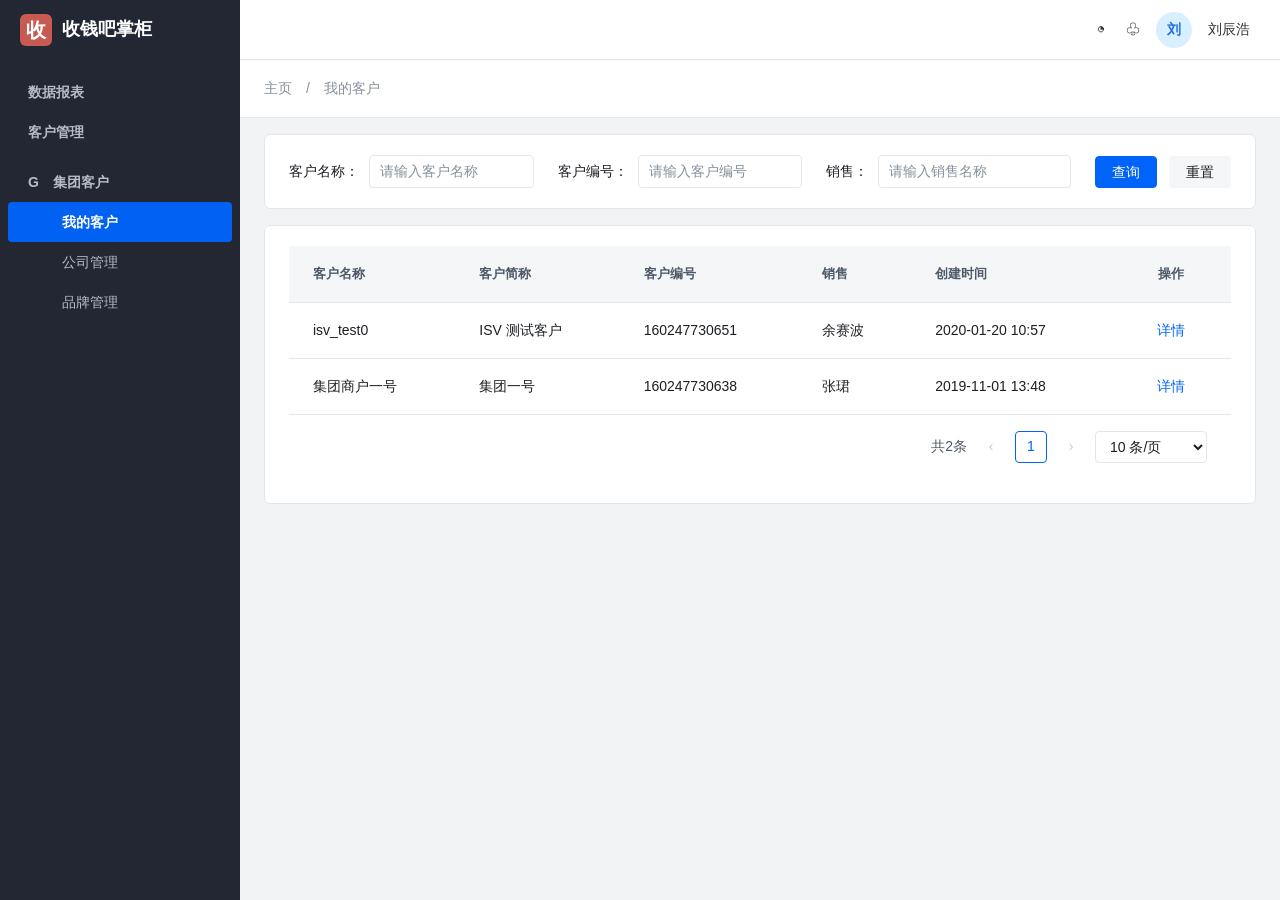
<file: retail-order-auto-invoice-demo/index.html>
<!doctype html>
<html lang="zh-CN">
  <head>
    <meta charset="utf-8" />
    <meta name="viewport" content="width=device-width, initial-scale=1" />
    <title>电子发票设置</title>
    <link rel="icon" href="data:," />
    <link rel="stylesheet" href="./styles.css?v=20260910-heading-v1" />
  <link rel="stylesheet" href="./manual-invoice.css?v=20261116-drawer-titles"/>
</head>
  <body>
    <header class="topbar">
      <div class="platform-brand">
        <span class="brand-mark">收</span>
        <span class="platform-title">收钱吧掌柜</span>
      </div>
      <div class="top-account">
        <button class="plain-btn" aria-label="消息">◔</button>
        <button class="plain-btn" aria-label="通知">♧</button>
        <span class="avatar">刘</span>
        <button class="plain-btn">刘辰浩</button>
      </div>
    </header>

    <div class="shell">
      <aside class="sidebar" aria-label="左侧菜单">
        <div class="side-section">
          <button class="side-parent">数据报表</button>
          <button class="side-parent">客户管理</button>
        </div>
        <div class="side-section">
          <button class="side-parent expanded active-parent">G　集团客户</button>
          <button class="side-child active" id="myCustomersMenuBtn" type="button">我的客户</button>
          <button class="side-child" id="companyManagementMenuBtn" type="button">公司管理</button>
          <button class="side-child" id="brandManagementMenuBtn" type="button">品牌管理</button>
        </div>
      </aside>

      <main class="main">
        <section class="page-view active" id="customerListView" aria-label="我的客户列表">
          <div class="breadcrumb page-breadcrumb">主页　/　我的客户</div>
          <section class="panel customer-list-filter-panel">
            <div class="customer-list-filters">
              <label>
                <span>客户名称：</span>
                <input id="customerNameKeyword" placeholder="请输入客户名称" />
              </label>
              <label>
                <span>客户编号：</span>
                <input id="customerNumberKeyword" placeholder="请输入客户编号" />
              </label>
              <label>
                <span>销售：</span>
                <input id="customerSalesKeyword" placeholder="请输入销售名称" />
              </label>
              <div class="customer-list-filter-actions">
                <button class="primary-btn" id="searchCustomersBtn" type="button">查询</button>
                <button class="default-btn" id="resetCustomersBtn" type="button">重置</button>
              </div>
            </div>
          </section>
          <section class="panel customer-list-panel">
            <div class="table-scroll">
              <table class="data-table customer-list-table">
                <thead>
                  <tr>
                    <th>客户名称</th>
                    <th>客户简称</th>
                    <th>客户编号</th>
                    <th>销售</th>
                    <th>创建时间</th>
                    <th class="action-col">操作</th>
                  </tr>
                </thead>
                <tbody id="customerListRows"></tbody>
              </table>
            </div>
            <div class="company-pagination customer-list-pagination">
              <span id="customerListTotal">共0条</span>
              <button class="page-arrow" type="button" disabled>‹</button>
              <button class="page-current" type="button">1</button>
              <button class="page-arrow" type="button" disabled>›</button>
              <select aria-label="客户列表每页条数"><option>10 条/页</option></select>
            </div>
          </section>
        </section>

        <section class="page-view company-management-view" id="companyManagementView" aria-label="公司管理">
          <div class="breadcrumb page-breadcrumb">主页　/　公司管理</div>
          <section class="panel company-management-filter-panel">
            <div class="company-management-filters">
              <label><span>公司名称：</span><input id="managedCompanyNameKeyword" placeholder="请输入公司名称" /></label>
              <label><span>统一社会信用代码：</span><input id="managedCompanyUsccKeyword" placeholder="请输入统一社会信用代码" /></label>
              <label><span>客户名称：</span><input id="managedCompanyCustomerNameKeyword" placeholder="请输入客户名称" /></label>
              <label><span>客户编号：</span><input id="managedCompanyCustomerNumberKeyword" placeholder="请输入客户编号" /></label>
              <label><span>公司类型：</span><select id="managedCompanyTypeFilter"><option value="">全部类型</option><option value="Head">总公司</option><option value="Branch">分公司</option></select></label>
              <label><span>发票功能状态：</span><select id="managedCompanyInvoiceStatusFilter"><option value="">全部状态</option><option value="Unopened">未开通</option><option value="Opening">开通中</option><option value="Opened">已开通</option><option value="Failed">开通失败</option></select></label>
              <div class="company-management-filter-actions"><button class="primary-btn" id="searchManagedCompaniesBtn" type="button">查询</button><button class="default-btn" id="resetManagedCompaniesBtn" type="button">重置</button></div>
            </div>
          </section>
          <section class="panel company-management-list-panel">
            <div class="panel-head"><div><h2>公司列表</h2></div></div>
            <div class="table-scroll">
              <table class="data-table managed-company-table">
                <thead><tr><th>公司名称</th><th>统一社会信用代码</th><th>所属客户</th><th>注册国家/<br />地区</th><th>公司类型</th><th>上级公司</th><th>公司 ID</th><th>发票功能状态</th><th class="action-col">操作</th></tr></thead>
                <tbody id="managedCompanyRows"></tbody>
              </table>
            </div>
            <div class="company-pagination"><span id="managedCompanyTotal">共0条</span><button class="page-arrow" type="button" disabled>‹</button><button class="page-current" type="button">1</button><button class="page-arrow" type="button" disabled>›</button><select aria-label="公司管理每页条数"><option>10 条/页</option></select></div>
          </section>
        </section>

        <section class="page-view brand-management-view" id="brandManagementView" aria-label="品牌管理">
          <div class="breadcrumb page-breadcrumb">主页　/　品牌管理</div>
          <section class="panel brand-management-filter-panel">
            <div class="brand-management-filters">
              <label><span>品牌名称：</span><input id="managedBrandNameKeyword" placeholder="请输入品牌名称" /></label>
              <label><span>品牌编号：</span><input id="managedBrandCodeKeyword" placeholder="请输入品牌编号" /></label>
              <label><span>所属客户：</span><input id="managedBrandCustomerKeyword" placeholder="请输入客户名称或编号" /></label>
              <div><button class="primary-btn" id="searchManagedBrandsBtn" type="button">查询</button><button class="default-btn" id="resetManagedBrandsBtn" type="button">重置</button></div>
            </div>
          </section>
          <section class="panel brand-management-list-panel">
            <div class="panel-head"><div><h2>品牌列表</h2></div></div>
            <div class="table-scroll">
              <table class="data-table managed-brand-table">
                <thead><tr><th>品牌名称</th><th>品牌编号</th><th>所属客户</th><th>客户编号</th><th>经营国家/地区</th><th>创建时间</th><th class="action-col">操作</th></tr></thead>
                <tbody id="managedBrandRows"></tbody>
              </table>
            </div>
            <div class="company-pagination"><span id="managedBrandTotal">共0条</span><button class="page-arrow" type="button" disabled>‹</button><button class="page-current" type="button">1</button><button class="page-arrow" type="button" disabled>›</button><select aria-label="品牌管理每页条数"><option>10 条/页</option></select></div>
          </section>
        </section>

        <section class="page-view" id="productsView" aria-label="客户产品管理">
          <div class="breadcrumb page-breadcrumb">主页　/　客户详情</div>
          <section class="customer-summary">
            <div class="customer-summary-main entity-summary-title-line">
              <h1 id="customerSummaryName">集团商户一号</h1>
              <div class="summary-tags"><span id="customerSummaryNumber">客户编号：160247730638</span></div>
            </div>
          </section>
          <div class="brand-tabs" role="tablist" aria-label="客户详情">
            <button class="active" data-customer-tab="customerBasicInfoPanel">基础信息</button>
            <button data-customer-tab="companyListPanel">公司列表</button>
            <button data-customer-tab="customerBrandListPanel">品牌列表</button>
            <button data-customer-tab="productFeaturePanel">产品管理</button>
            <button data-customer-tab="customerAgreementManagementPanel">协议确认管理</button>
            <button data-customer-tab="customerBatchRecordsPanel">批量操作记录</button>
          </div>
          <section class="customer-tab-panel active customer-basic-info-panel" id="customerBasicInfoPanel">
            <section class="entity-info-section">
              <div class="entity-section-head"><h2>客户基础信息</h2></div>
              <dl class="entity-basic-info-grid">
                <div><dt>客户名称</dt><dd id="customerBasicName">集团商户一号</dd></div>
                <div><dt>客户简称</dt><dd id="customerBasicShortName">集团一号</dd></div>
                <div><dt>客户编号</dt><dd id="customerBasicNumber">160247730638</dd></div>
                <div><dt>项目编号</dt><dd id="customerBasicProjectCode">KA-SH-LYQ-A000478</dd></div>
                <div><dt>创建时间</dt><dd id="customerBasicCreatedAt">2019-11-01 13:48</dd></div>
              </dl>
            </section>
            <section class="entity-info-section customer-contact-info-section" id="customerContactInfoSection">
              <div class="entity-section-head"><h2>联系人信息</h2></div>
              <dl class="entity-basic-info-grid">
                <div><dt>联系人姓名</dt><dd id="customerContactName">王岚</dd></div>
                <div><dt>联系人电话</dt><dd id="customerContactPhone">13812346801</dd></div>
                <div><dt>联系人邮箱</dt><dd id="customerContactEmail">wanglan@sqb-demo.cn</dd></div>
              </dl>
            </section>
            <section class="entity-info-section customer-sales-info-section" id="customerSalesInfoSection">
              <div class="entity-section-head"><h2>销售信息</h2></div>
              <dl class="entity-basic-info-grid">
                <div><dt>所属销售</dt><dd id="customerBasicSales">张珺</dd></div>
                <div><dt>所属组织</dt><dd id="customerBasicSalesOrg">大客户 / 总部 / Stanley的组织</dd></div>
                <div><dt>客户执行</dt><dd id="customerExecutive">陈雨欣</dd></div>
              </dl>
            </section>
            <section class="entity-info-section super-admin-section">
              <div class="entity-section-head">
                <h2>集团超级管理员</h2>
                <button class="primary-btn small" id="addGroupSuperAdminBtn" type="button">添加超级管理员</button>
              </div>
              <div class="super-admin-setting" id="groupSuperAdminSetting"></div>
            </section>
          </section>
          <section class="customer-tab-panel" id="companyListPanel">
            <div class="company-toolbar">
              <div class="company-filters">
                <label><span>公司名称：</span><input id="companyNameKeyword" placeholder="请输入公司名称" /></label>
                <label><span>统一社会信用代码：</span><input id="companyUsccKeyword" placeholder="请输入统一社会信用代码" /></label>
                <label><span>公司类型：</span><select id="companyTypeFilter"><option value="">请选择公司类型</option><option value="Head">总公司</option><option value="Branch">分公司</option></select></label>
                <label><span>发票状态：</span><select id="companyInvoiceStatusFilter"><option value="">全部状态</option><option value="Unopened">未开通</option><option value="Opening">开通中</option><option value="Opened">已开通</option><option value="Failed">开通失败</option></select></label>
                <div class="company-filter-actions"><button class="primary-btn" id="companySearchBtn">查询</button><button class="default-btn" id="companyResetBtn">重置</button></div>
              </div>
              <div class="company-toolbar-actions">
                <button class="primary-btn" id="createCompanyBtn">创建公司</button>
                <button class="default-btn" id="batchCreateCompanyBtn">批量创建公司</button>
                <button class="default-btn" id="batchEnableInvoiceBtn">批量开通发票</button>
                <button class="default-btn" id="batchAssociateStoresBtn">批量关联门店</button>
              </div>
            </div>
            <div class="table-scroll">
              <table class="data-table company-table">
                <thead><tr><th>公司名称</th><th>统一社会信用代码</th><th>类型</th><th>上级公司</th><th>公司 ID</th><th>发票功能状态</th><th class="action-col">操作</th></tr></thead>
                <tbody id="companyRows"></tbody>
              </table>
            </div>
            <div class="company-pagination"><span id="companyTotal">共0条</span><button class="page-arrow" disabled>‹</button><button class="page-current">1</button><button class="page-arrow" disabled>›</button><select aria-label="每页条数"><option>10 条/页</option></select></div>
          </section>
          <section class="customer-tab-panel" id="productFeaturePanel">
            <div class="product-grid single">
              <article class="product-card">
                <div class="product-card-head">
                  <h3>电子发票</h3>
                  <span class="status-dot enabled" id="customerEinvoiceStatus">已开通</span>
                </div>
                <p>聚合不同开票服务商能力，覆盖线上线下、多端场景。</p>
                <button class="ghost-btn primary" id="enterEinvoiceBtn">设置</button>
              </article>
            </div>
          </section>
          <section class="customer-tab-panel customer-brand-panel" id="customerBrandListPanel">
            <div class="customer-brand-toolbar">
              <div class="brand-list-query">
                <input id="customerBrandNameKeyword" placeholder="请输入品牌名称" />
                <input id="customerBrandCodeKeyword" placeholder="请输入品牌编号" />
                <button class="primary-btn small" id="searchCustomerBrandsBtn" type="button">查询</button>
                <button class="default-btn small" id="resetCustomerBrandsBtn" type="button">重置</button>
              </div>
              <button class="primary-btn" id="createCustomerBrandBtn" type="button">创建品牌</button>
            </div>
            <div class="customer-brand-view-toolbar">
              <span class="customer-brand-view-label">展示方式</span>
              <div class="brand-view-switch" role="group" aria-label="品牌列表展示方式">
                <button class="default-btn small" id="brandCardViewBtn" type="button" aria-pressed="false">▦ 卡片</button>
                <button class="default-btn small active" id="brandListViewBtn" type="button" aria-pressed="true">☷ 列表</button>
              </div>
            </div>
            <div id="customerBrandListView">
              <div class="table-scroll">
                <table class="data-table customer-brand-table">
                  <thead><tr><th>品牌名称</th><th>品牌编号</th><th>经营国家/地区</th><th>品牌描述</th><th>创建时间</th><th class="action-col">操作</th></tr></thead>
                  <tbody id="customerBrandRows"></tbody>
                </table>
              </div>
            </div>
            <div class="customer-brand-card-grid hidden" id="customerBrandCardView"></div>
            <div class="customer-brand-empty hidden" id="customerBrandEmpty">暂无符合条件的品牌</div>
            <div class="company-pagination customer-brand-pagination">
              <span id="customerBrandTotal">共0条</span>
              <button class="page-arrow" id="customerBrandPrevBtn" type="button">‹</button>
              <button class="page-current" id="customerBrandPageBtn" type="button">1</button>
              <button class="page-arrow" id="customerBrandNextBtn" type="button">›</button>
              <select id="customerBrandPageSize" aria-label="品牌列表每页条数"><option value="6">6 条/页</option><option value="12">12 条/页</option></select>
            </div>
          </section>
          <section class="customer-tab-panel customer-agreement-management-panel" id="customerAgreementManagementPanel">
            <div class="agreement-management-head">
              <div>
                <h2>协议确认管理</h2>
                <p>统一维护客户下的服务说明、协议条款和确认方案，供各业务页面选用。</p>
              </div>
            </div>
            <div class="agreement-management-tabs" role="tablist" aria-label="协议确认管理">
              <button class="active" type="button" data-agreement-management-tab="agreementResourceListPanel">内容资源</button>
              <button type="button" data-agreement-management-tab="confirmationSchemeListPanel">确认方案</button>
            </div>
            <section class="agreement-management-subpanel active" id="agreementResourceListPanel">
              <div class="agreement-management-toolbar">
                <div class="agreement-management-filters">
                  <label><span>资源名称</span><input id="agreementResourceNameFilter" placeholder="请输入资源名称" /></label>
                  <label><span>资源类型</span><select id="agreementResourceTypeFilter"><option value="">全部类型</option><option value="service">服务说明</option><option value="agreement">协议条款</option></select></label>
                  <button class="primary-btn" id="searchAgreementResourcesBtn" type="button">查询</button>
                  <button class="default-btn" id="resetAgreementResourcesBtn" type="button">重置</button>
                </div>
                <button class="primary-btn" id="createAgreementResourceBtn" type="button">新建内容资源</button>
              </div>
              <div class="agreement-layer-tip"><strong>内容资源</strong><span>服务说明可被业务页面直接选用；协议条款可被组合到确认方案中。</span></div>
              <div class="table-scroll">
                <table class="data-table agreement-resource-table">
                  <thead><tr><th>资源名称</th><th>类型</th><th>当前版本</th><th>状态</th><th>使用情况</th><th>更新时间</th><th class="action-col">操作</th></tr></thead>
                  <tbody id="agreementResourceRows"></tbody>
                </table>
              </div>
            </section>
            <section class="agreement-management-subpanel" id="confirmationSchemeListPanel">
              <div class="agreement-management-toolbar">
                <div class="agreement-management-filters">
                  <label><span>方案名称</span><input id="confirmationSchemeNameFilter" placeholder="请输入方案名称" /></label>
                  <label><span>方案状态</span><select id="confirmationSchemeStatusFilter"><option value="">全部状态</option><option value="enabled">已启用</option><option value="disabled">已停用</option></select></label>
                  <button class="primary-btn" id="searchConfirmationSchemesBtn" type="button">查询</button>
                  <button class="default-btn" id="resetConfirmationSchemesBtn" type="button">重置</button>
                </div>
                <button class="primary-btn" id="createConfirmationSchemeBtn" type="button">新建确认方案</button>
              </div>
              <div class="agreement-layer-tip"><strong>确认方案</strong><span>一个方案可包含多个消费者勾选确认项，每个确认项可引用多个协议条款。</span></div>
              <div class="table-scroll">
                <table class="data-table confirmation-scheme-table">
                  <thead><tr><th>方案名称</th><th>确认项</th><th>协议条款</th><th>使用情况</th><th>状态</th><th>更新时间</th><th class="action-col">操作</th></tr></thead>
                  <tbody id="confirmationSchemeRows"></tbody>
                </table>
              </div>
            </section>
          </section>
        <section class="customer-tab-panel" id="customerBatchRecordsPanel" aria-label="批量操作记录">
          <section class="panel batch-operation-records-panel">
            <div class="panel-head"><div><h2>批量操作记录</h2></div></div>
            <section class="batch-record-filter">
              <label>任务类型<select id="batchRecordTypeFilter"><option value="">全部</option><option value="CREATE_COMPANY">批量创建公司</option><option value="ENABLE_INVOICE">批量开通发票</option><option value="ASSOCIATE_STORE">批量关联门店</option><option value="CREATE_BRAND_STORE">批量创建门店</option></select></label>
              <label>状态<select id="batchRecordStatusFilter"><option value="">全部</option><option value="Checking">检查中</option><option value="CheckFailed">检查失败</option><option value="CheckCompleted">待执行</option><option value="Executing">执行中</option><option value="ExecutionCompleted">执行完成</option><option value="ExecutionFailed">执行失败</option></select></label>
              <div><button class="primary-btn" id="searchBatchRecordsBtn">查询</button><button class="default-btn" id="resetBatchRecordsBtn">重置</button></div>
            </section>
            <section class="batch-record-list" id="batchRecordListPanel">
              <div class="table-scroll"><table class="data-table wide"><thead><tr><th>创建时间</th><th>任务类型</th><th>文件名</th><th>操作人</th><th>状态</th><th>总行数</th><th>通过/不通过</th><th>执行结果</th><th>操作</th></tr></thead><tbody id="batchRecordRows"></tbody></table></div>
            </section>
          </section>
        </section>

        </section>

        <section class="page-view agreement-resource-editor-view" id="agreementResourceEditorView" aria-label="内容资源编辑">
          <div class="breadcrumb page-breadcrumb">主页　/　客户详情　/　协议确认管理　/　<span id="agreementResourceEditorBreadcrumb">新建内容资源</span></div>
          <div class="page-back-row"><button class="default-btn" id="backFromAgreementResourceEditorBtn" type="button">返回协议确认管理</button></div>
          <section class="panel agreement-editor-page">
            <div class="agreement-editor-page-head">
              <div><h1 id="agreementResourceEditorTitle">新建内容资源</h1><p>内容保存后可作为客户下的公共资源，被不同业务页面选用。</p></div>
              <div class="agreement-editor-actions"><button class="default-btn" id="cancelAgreementResourceEditorBtn" type="button">取消</button><button class="primary-btn" id="saveAgreementResourceBtn" type="button">保存</button></div>
            </div>
            <div class="agreement-resource-basic-form">
              <label><span class="field-label">资源名称 <em>*</em></span><input id="agreementResourceNameInput" maxlength="60" placeholder="请输入资源名称" /></label>
              <label><span class="field-label">资源类型 <em>*</em></span><select id="agreementResourceTypeInput"><option value="service">服务说明</option><option value="agreement">协议条款</option></select></label>
              <label><span class="field-label">版本号 <em>*</em></span><input id="agreementResourceVersionInput" maxlength="20" placeholder="例如：V1.0" /></label>
              <label><span class="field-label">状态 <em>*</em></span><select id="agreementResourceStatusInput"><option value="published">已发布</option><option value="draft">草稿</option></select></label>
            </div>
            <div class="agreement-rich-editor-layout">
              <section class="agreement-rich-editor-pane">
                <div class="agreement-rich-editor-head"><h2>资源内容</h2><span>富文本编辑</span></div>
                <div class="agreement-rich-editor-toolbar" aria-label="富文本工具栏">
                  <select id="agreementResourceBlockFormat" aria-label="段落格式"><option value="p">正文</option><option value="h2">二级标题</option><option value="h3">三级标题</option></select>
                  <button type="button" data-agreement-rich-command="bold"><b>B</b></button>
                  <button type="button" data-agreement-rich-command="italic"><i>I</i></button>
                  <button type="button" data-agreement-rich-command="underline"><u>U</u></button>
                  <button type="button" data-agreement-rich-command="insertUnorderedList">列表</button>
                  <button type="button" id="agreementResourceInsertLinkBtn">链接</button>
                  <button type="button" id="agreementResourceClearFormatBtn">清除格式</button>
                </div>
                <div class="agreement-rich-editor" id="agreementResourceContentEditor" contenteditable="true" role="textbox" aria-multiline="true"></div>
              </section>
              <section class="agreement-resource-preview-pane">
                <div class="agreement-rich-editor-head"><h2>展示预览</h2><span>实时预览</span></div>
                <article class="agreement-resource-preview" id="agreementResourceContentPreview"></article>
              </section>
            </div>
            <p class="field-error" id="agreementResourceEditorError"></p>
          </section>
        </section>

        <section class="page-view confirmation-scheme-editor-view" id="confirmationSchemeEditorView" aria-label="确认方案编辑">
          <div class="breadcrumb page-breadcrumb">主页　/　客户详情　/　协议确认管理　/　<span id="confirmationSchemeEditorBreadcrumb">新建确认方案</span></div>
          <div class="page-back-row"><button class="default-btn" id="backFromConfirmationSchemeEditorBtn" type="button">返回协议确认管理</button></div>
          <section class="panel agreement-editor-page">
            <div class="agreement-editor-page-head">
              <div><h1 id="confirmationSchemeEditorTitle">新建确认方案</h1><p>将多个协议条款组合成消费者需要逐项勾选的确认方案。</p></div>
              <div class="agreement-editor-actions"><button class="default-btn" id="cancelConfirmationSchemeEditorBtn" type="button">取消</button><button class="primary-btn" id="saveConfirmationSchemeBtn" type="button">保存</button></div>
            </div>
            <div class="confirmation-scheme-basic-form">
              <label><span class="field-label">方案名称 <em>*</em></span><input id="confirmationSchemeNameInput" maxlength="60" placeholder="请输入方案名称" /></label>
              <label><span class="field-label">方案状态 <em>*</em></span><select id="confirmationSchemeStatusInput"><option value="enabled">已启用</option><option value="disabled">已停用</option></select></label>
              <label class="confirmation-scheme-description"><span class="field-label">方案说明</span><input id="confirmationSchemeDescriptionInput" maxlength="100" placeholder="请输入方案说明（选填）" /></label>
            </div>
            <div class="confirmation-scheme-editor-layout">
              <section class="confirmation-item-editor-pane">
                <div class="confirmation-item-editor-head"><div><h2>勾选确认项</h2><p>每个勾选项可选择一个或多个协议条款。</p></div><button class="primary-btn small" id="addConfirmationItemBtn" type="button">添加确认项</button></div>
                <div class="confirmation-item-editor-list" id="confirmationItemEditorList"></div>
              </section>
              <aside class="confirmation-scheme-preview-pane">
                <div class="agreement-rich-editor-head"><h2>消费者展示预览</h2><span>需逐项勾选</span></div>
                <div class="confirmation-scheme-preview" id="confirmationSchemePreview"></div>
              </aside>
            </div>
            <p class="field-error" id="confirmationSchemeEditorError"></p>
          </section>
        </section>

        <section class="page-view batch-record-detail-view" id="batchRecordDetailView" aria-label="批量操作记录详情">
          <div class="breadcrumb page-breadcrumb" id="batchRecordDetailBreadcrumb">主页　/　客户详情　/　批量操作记录　/　任务详情</div>
          <div class="page-back-row"><button class="default-btn" id="backToBatchRecordListBtn">返回批量操作记录</button></div>
          <section class="panel batch-record-detail" id="batchRecordDetailPanel">
            <div class="panel-head"><div><h2 id="batchRecordDetailTitle">任务详情</h2><p id="batchRecordDetailMeta"></p></div></div>
            <div class="batch-detail-stats" id="batchRecordDetailStats"></div>
            <div class="table-scroll"><table class="data-table wide"><thead id="batchRecordDetailHead"><tr><th>行号</th><th>统一社会信用代码</th><th>公司名称</th><th>检查结果</th><th>执行结果</th><th>原因/备注</th></tr></thead><tbody id="batchRecordDetailRows"></tbody></table></div>
          </section>
        </section>

        <section class="page-view brand-detail-page" id="brandDetailView" aria-label="品牌详情">
          <div class="brand-detail-page-breadcrumb" id="brandDetailBreadcrumb">主页&nbsp;&nbsp;/&nbsp;&nbsp;我的客户</div>
          <div class="brand-detail-back-row">
            <button class="default-btn" id="backFromBrandDetailBtn" type="button">返回</button>
          </div>
          <section class="brand-detail-summary">
            <div class="brand-detail-title-row">
              <div class="entity-summary-title-line">
                <h1 id="brandDetailName">-</h1>
                <div class="brand-detail-number"><span>品牌编号：</span><strong id="brandDetailCode">-</strong><button class="copy-btn" id="copyBrandCodeBtn" type="button" aria-label="复制品牌编号">▣</button></div>
              </div>
            </div>
          </section>
          <section class="panel brand-detail-content">
            <div class="workspace-tabs brand-store-tabs" role="tablist" aria-label="品牌详情">
              <button class="active" data-brand-detail-tab="brandBasicInfoPanel">基础信息</button>
              <button data-brand-detail-tab="brandLogoSetsPanel">Logo 管理</button>
              <button data-brand-detail-tab="brandStoreListPanel">门店列表</button>
              <button data-brand-detail-tab="brandProductManagementPanel">产品管理</button>
            </div>
            <section class="brand-detail-tab-panel active" id="brandBasicInfoPanel">
              <section class="entity-info-section">
                <div class="entity-section-head"><h2>品牌基础信息</h2><button class="default-btn" id="editBrandBasicBtn" type="button">编辑</button></div>
                <dl class="brand-detail-meta entity-basic-info-grid">
                  <div><dt>品牌名称</dt><dd id="brandBasicName">-</dd></div>
                  <div><dt>品牌编号</dt><dd id="brandBasicCode">-</dd></div>
                  <div><dt>所属行业</dt><dd id="brandDetailIndustry">-</dd></div>
                  <div><dt>经营国家/地区</dt><dd id="brandDetailOperatingCountry">-</dd></div>
                  <div><dt>创建时间</dt><dd id="brandDetailCreatedAt">-</dd></div>
                  <div class="entity-basic-info-span-full"><dt>品牌描述</dt><dd id="brandDetailDescription">-</dd></div>
                </dl>
              </section>
              <section class="entity-info-section">
                <div class="entity-section-head"><h2>所属客户信息</h2></div>
                <dl class="entity-basic-info-grid">
                  <div><dt>客户名称</dt><dd id="brandCustomerName">-</dd></div>
                  <div><dt>客户编号</dt><dd><button class="link-btn entity-reference-link" id="brandCustomerNumber" type="button">-</button></dd></div>
                  <div><dt>客户简称</dt><dd id="brandCustomerShortName">-</dd></div>
                </dl>
              </section>
              <section class="entity-info-section super-admin-section">
                <div class="entity-section-head"><h2>品牌超级管理员</h2><button class="primary-btn small" id="addBrandSuperAdminBtn" type="button">添加超级管理员</button></div>
                <div class="super-admin-setting" id="brandSuperAdminSetting"></div>
              </section>
            </section>
            <section class="brand-detail-tab-panel" id="brandLogoSetsPanel">
              <div class="brand-logo-set-toolbar">
                <div><h2>Logo 方案</h2><p>管理品牌在不同样式和颜色场景下使用的 Logo 组合，最多 7 组（含默认版本）。</p></div>
                <div class="brand-logo-set-toolbar-actions">
                  <span class="brand-logo-set-limit" id="brandLogoSetCount">已设置 0 / 7 组</span>
                  <button class="primary-btn" id="addBrandLogoSetBtn" type="button">添加 Logo 方案</button>
                </div>
              </div>
              <div class="brand-logo-set-list" id="brandLogoSetList"></div>
            </section>
            <section class="brand-detail-tab-panel" id="brandStoreListPanel">
              <div class="brand-store-filters">
                <label>门店ID<input id="brandStoreIdFilter" placeholder="请输入门店ID" /></label>
                <label>门店名<input id="brandStoreNameFilter" placeholder="请输入门店名" /></label>
                <label>门店号<input id="brandStoreNoFilter" placeholder="请输入门店号" /></label>
                <label>门店类型<select id="brandStoreTypeFilter"><option value="">全部类型</option><option>直营</option><option>联营</option><option>加盟</option></select></label>
                <div class="brand-store-filter-actions"><button class="primary-btn" id="searchBrandStoresBtn">查询</button><button class="default-btn" id="resetBrandStoresBtn">重置</button></div>
              </div>
              <div class="table-toolbar actions-only brand-store-actions">
                <button class="primary-btn" id="createBrandStoreBtn">创建门店</button>
                <button class="default-btn" id="batchCreateBrandStoresBtn">批量创建门店</button>
              </div>
              <div class="table-scroll">
                <table class="data-table wide brand-store-table">
                  <thead><tr><th>门店名</th><th>门店号</th><th>门店ID</th><th>门店类型</th><th>所属地区</th><th>创建时间</th><th>操作</th></tr></thead>
                  <tbody id="brandStoreRows"></tbody>
                </table>
              </div>
              <div class="company-pagination"><span id="brandStoreTotal">共0条</span><button class="page-arrow" id="brandStorePrevBtn">‹</button><button class="page-current" id="brandStorePageBtn">1</button><button class="page-arrow" id="brandStoreNextBtn">›</button><select id="brandStorePageSize" aria-label="品牌门店每页条数"><option value="6">6 条/页</option><option value="10">10 条/页</option></select></div>
            </section>
            <section class="brand-detail-tab-panel" id="brandProductManagementPanel">
              <div class="product-grid single brand-product-grid">
                <article class="product-card brand-product-card">
                  <div class="product-card-head"><h3>零售订单开票</h3><span class="status-dot enabled" id="brandRetailInvoiceStatus">已开通</span></div>
                  <p>品牌门店零售场景开票功能设置</p>
                  <div class="brand-product-auto-note" id="brandRetailInvoiceAutoNote">随所属集团客户的电子发票功能自动开通。</div>
                  <button class="ghost-btn primary" id="enterBrandRetailInvoiceBtn" type="button">设置</button>
                </article>
              </div>
            </section>
          </section>
        </section>

        <section class="page-view detail-drawer-view detail-drawer-store" id="brandStoreDetailView" data-drawer-base="brandDetailView" aria-label="门店详情" aria-hidden="true" tabindex="-1">
          <div class="page-back-row"><button class="default-btn" id="backFromBrandStoreDetailBtn">返回品牌详情</button></div>
          <div class="settings-head brand-store-detail-head">
            <div class="entity-summary-title-line"><h1 id="brandStoreDetailName">-</h1><div class="head-tags"><span id="brandStoreDetailNoTag">门店号：-</span></div></div>
            <div class="head-actions"><button class="primary-btn" id="editBrandStoreBtn">编辑门店信息</button></div>
          </div>
          <section class="panel brand-store-detail-card">
            <div class="panel-head"><div><h2>基本信息</h2></div></div>
            <dl class="brand-store-detail-grid" id="brandStoreDetailGrid"></dl>
          </section>
        </section>

        <section class="page-view company-detail-page" id="companyDetailView" aria-label="公司详情">
          <div class="breadcrumb page-breadcrumb" id="companyDetailBreadcrumb">主页　/　我的客户　/　公司详情</div>
          <div class="page-back-row"><button class="default-btn" id="backFromCompanyDetailBtn">返回客户详情</button></div>
          <section class="company-detail-summary">
            <div class="company-detail-title-row">
              <div class="entity-summary-title-line">
                <h1 id="companyDetailName">-</h1>
                <span class="company-type" id="companyDetailType">-</span>
                <div class="company-detail-identifiers">
                  <span>统一社会信用代码：<strong id="companyDetailUscc">-</strong></span>
                </div>
              </div>
            </div>
          </section>

          <section class="panel company-detail-content">
            <div class="workspace-tabs company-detail-tabs" role="tablist" aria-label="公司详情">
              <button class="active" data-company-detail-tab="companyBasicInfoPanel">基础信息</button>
              <button data-company-detail-tab="companyStoresPanel">门店管理</button>
              <button id="companyBranchesTab" data-company-detail-tab="companyBranchesPanel">分公司管理</button>
              <button data-company-detail-tab="companyFunctionStatusPanel">功能状态</button>
            </div>
            <section class="company-detail-tab-panel active company-basic-info-panel" id="companyBasicInfoPanel">
              <div class="entity-basic-info-actions"><button class="default-btn" id="editCompanyDetailBtn">编辑信息</button></div>
              <dl class="company-detail-meta entity-basic-info-grid">
                <div><dt>公司名称</dt><dd id="companyBasicName">-</dd></div>
                <div><dt>公司类型</dt><dd id="companyBasicType">-</dd></div>
                <div><dt>统一社会信用代码</dt><dd id="companyBasicUscc">-</dd></div>
                <div><dt>公司 ID</dt><dd id="companyBasicCode">-</dd></div>
                <div><dt>所属客户</dt><dd id="companyBasicCustomer">-</dd></div>
                <div><dt>注册国家/地区</dt><dd id="companyBasicRegistrationCountry">-</dd></div>
                <div><dt>上级公司</dt><dd id="companyDetailParent">-</dd></div>
                <div><dt>创建时间</dt><dd id="companyDetailCreatedAt">-</dd></div>
                <div><dt>备注</dt><dd id="companyDetailRemark">-</dd></div>
              </dl>
            </section>
            <section class="company-detail-tab-panel" id="companyFunctionStatusPanel">
              <div class="section-heading"><h2>功能列表</h2><p class="section-description">查看并管理该公司已开通的产品功能。</p></div>
              <button class="company-function-card" id="companyInvoiceFunctionCard" type="button">
                <div class="company-function-icon">票</div>
                <div class="company-function-copy"><strong>发票</strong><span id="companyInvoiceFunctionDescription">-</span><small class="danger-text hidden" id="companyInvoiceFailureReason">-</small></div>
                <span class="company-invoice-status" id="companyDetailInvoiceStatus">未开通</span>
                <span class="company-function-arrow">›</span>
              </button>
            </section>
            <section class="company-detail-tab-panel" id="companyBranchesPanel">
              <div class="company-branch-toolbar">
                <label>分公司：<input id="companyBranchKeyword" placeholder="公司ID / 公司名称 / 统一社会信用代码" /></label>
                <button class="primary-btn" id="searchCompanyBranchesBtn">查询</button>
                <button class="default-btn" id="resetCompanyBranchesBtn">重置</button>
              </div>
              <div class="table-scroll">
                <table class="data-table wide">
                  <thead><tr><th>公司名称</th><th>统一社会信用代码</th><th>备注</th><th>公司ID</th><th>创建时间</th><th>操作</th></tr></thead>
                  <tbody id="companyBranchRows"></tbody>
                </table>
              </div>
              <div class="company-pagination"><span id="companyBranchTotal">共0条</span><button class="page-arrow" disabled>‹</button><button class="page-current">1</button><button class="page-arrow" disabled>›</button><select aria-label="分公司每页条数"><option>10 条/页</option></select></div>
            </section>
            <section class="company-detail-tab-panel" id="companyStoresPanel">
              <div class="company-store-filters">
                <label>所属品牌<select id="companyStoreBrandFilter"><option value="">全部品牌</option></select></label>
                <label>门店名<input id="companyStoreNameFilter" placeholder="请输入门店名" /></label>
                <label>门店号<input id="companyStoreNoFilter" placeholder="请输入门店号" /></label>
                <label>门店ID<input id="companyStoreIdFilter" placeholder="请输入门店ID" /></label>
                <button class="primary-btn" id="searchCompanyStoresBtn">查询</button>
                <button class="default-btn" id="resetCompanyStoresBtn">重置</button>
              </div>
              <div class="table-toolbar actions-only company-store-actions"><button class="primary-btn" id="addManagedStoresBtn">添加管理门店</button></div>
              <div class="table-scroll">
                <table class="data-table wide">
                  <thead><tr><th>门店名</th><th>门店号</th><th>门店ID</th><th>所属品牌</th><th>操作</th></tr></thead>
                  <tbody id="companyStoreRows"></tbody>
                </table>
              </div>
              <div class="company-pagination"><span id="companyStoreTotal">共0条</span><button class="page-arrow" disabled>‹</button><button class="page-current">1</button><button class="page-arrow" disabled>›</button><select aria-label="门店每页条数"><option>10 条/页</option></select></div>
            </section>
          </section>
        </section>

        <section class="page-view" id="companyBatchView" aria-label="公司批量操作">
          <div class="page-back-row"><button class="default-btn" id="backCompanyListBtn">返回</button></div>
          <div class="settings-head">
            <div>
              <div class="breadcrumb"><span id="batchParentPath">我的客户 / 集团商户一号 / 公司列表</span> / <span id="batchBreadcrumb">批量创建公司</span></div>
              <h1 id="batchPageTitle">批量创建公司</h1>
              <div class="head-tags"><span id="batchScopeTag">客户编号：160247730638</span></div>
            </div>
            <div class="head-actions"><button class="link-btn" id="batchRecordsShortcutBtn">批量操作记录</button></div>
          </div>
          <div class="batch-stepper" id="batchStepper">
            <div class="batch-step active" data-batch-step="1"><span>1</span><strong>上传文件</strong></div>
            <i></i>
            <div class="batch-step" data-batch-step="2"><span>2</span><strong>检查文件</strong></div>
            <i></i>
            <div class="batch-step" data-batch-step="3"><span>3</span><strong id="batchExecuteStepName">执行导入</strong></div>
          </div>
          <section class="panel batch-workspace">
            <div class="batch-stage active" data-batch-stage="1">
              <div class="batch-upload-section">
                <h2>1. 下载模板</h2>
                <p id="batchTemplateHint">请下载批量创建公司模板，按模板填写公司信息。</p>
                <div class="batch-template-fields" id="batchTemplateFields" aria-label="模板字段"></div>
                <button class="default-btn" id="downloadBatchTemplateBtn">下载模板</button>
              </div>
              <div class="batch-upload-section divider-top">
                <h2>2. 上传文件</h2>
                <p>支持 xlsx 格式，文件大小不超过 5MB</p>
                <button class="batch-upload-box" id="selectBatchFileBtn" type="button"><span class="upload-icon">⇧</span><strong>点击选择示例文件</strong><small>也可拖拽文件到此区域上传</small></button>
                <div class="batch-file-card hidden" id="batchFileCard"><div><strong id="batchFileName">-</strong><small>文件已上传，可开始检查</small></div><button class="link-btn danger" id="removeBatchFileBtn">移除</button></div>
                <button class="primary-btn batch-primary-action" id="startBatchCheckBtn" disabled>开始检查</button>
              </div>
            </div>
            <div class="batch-stage" data-batch-stage="2">
              <div class="batch-result-head"><div class="batch-stats"><span>总行数：<strong id="batchCheckTotal">0</strong></span><span class="success-text">通过：<strong id="batchCheckPass">0</strong></span><span class="danger-text">不通过：<strong id="batchCheckFail">0</strong></span></div><div><button class="default-btn" id="reuploadBatchBtn">重新上传</button><button class="primary-btn" id="executeBatchBtn">执行导入</button></div></div>
              <div class="table-scroll"><table class="data-table wide"><thead id="batchCheckHead"></thead><tbody id="batchCheckRows"></tbody></table></div>
            </div>
            <div class="batch-stage" data-batch-stage="3">
              <div class="batch-result-summary"><div><span>执行成功</span><strong class="success-text" id="batchSuccessCount">0</strong></div><div><span>执行失败</span><strong class="danger-text" id="batchFailureCount">0</strong></div><div><span>跳过</span><strong id="batchSkippedCount">0</strong></div><div class="batch-result-actions"><button class="default-btn" id="batchBackToCompanyBtn">返回客户详情</button><button class="primary-btn" id="restartBatchBtn">继续操作</button><button class="default-btn" id="viewBatchRecordsBtn">查看操作记录</button></div></div>
              <div class="table-scroll"><table class="data-table wide"><thead id="batchExecuteHead"></thead><tbody id="batchExecuteRows"></tbody></table></div>
            </div>
          </section>
        </section>

        <section class="page-view" id="storeInvoiceBatchView" aria-label="批量设置门店默认开票主体">
          <div class="page-back-row"><button class="default-btn" id="backStoreInvoiceSettingsBtn">返回</button></div>
          <div class="settings-head">
            <div>
              <div class="breadcrumb">品牌管理 / 品牌详情 / 零售订单开票 / 批量设置门店默认开票主体</div>
              <h1>批量设置门店默认开票主体</h1>
              <div class="head-tags"><span id="storeInvoiceBatchBrandTag">品牌编号：700001</span></div>
            </div>
          </div>
          <div class="batch-stepper" id="storeInvoiceBatchStepper">
            <div class="store-invoice-batch-step active" data-store-invoice-batch-step="1"><span>1</span><strong>上传文件</strong></div>
            <i></i>
            <div class="store-invoice-batch-step" data-store-invoice-batch-step="2"><span>2</span><strong>检查文件</strong></div>
            <i></i>
            <div class="store-invoice-batch-step" data-store-invoice-batch-step="3"><span>3</span><strong>执行设置</strong></div>
          </div>
          <section class="panel batch-workspace">
            <div class="store-invoice-batch-stage active" data-store-invoice-batch-stage="1">
              <div class="batch-upload-section">
                <h2>1. 下载模板</h2>
                <p>请按模板填写品牌、门店和默认开票公司信息。</p>
                <div class="batch-template-fields" aria-label="模板字段"><span>品牌编号</span><span>门店编号</span><span>公司统一社会信用代码</span></div>
                <button class="default-btn" id="downloadStoreInvoiceBatchTemplateBtn">下载模板</button>
              </div>
              <div class="batch-upload-section divider-top">
                <h2>2. 上传文件</h2>
                <p>支持 xlsx 格式，文件大小不超过 5MB</p>
                <button class="batch-upload-box" id="selectStoreInvoiceBatchFileBtn" type="button"><span class="upload-icon">⇧</span><strong>点击选择示例文件</strong><small>也可拖拽文件到此区域上传</small></button>
                <div class="batch-file-card hidden" id="storeInvoiceBatchFileCard"><div><strong id="storeInvoiceBatchFileName">-</strong><small>文件已上传，可开始检查</small></div><button class="link-btn danger" id="removeStoreInvoiceBatchFileBtn">移除</button></div>
                <button class="primary-btn batch-primary-action" id="startStoreInvoiceBatchCheckBtn" disabled>开始检查</button>
              </div>
            </div>
            <div class="store-invoice-batch-stage" data-store-invoice-batch-stage="2">
              <div class="batch-result-head"><div class="batch-stats"><span>总行数：<strong id="storeInvoiceBatchCheckTotal">0</strong></span><span class="success-text">通过：<strong id="storeInvoiceBatchCheckPass">0</strong></span><span class="danger-text">不通过：<strong id="storeInvoiceBatchCheckFail">0</strong></span></div><div><button class="default-btn" id="reuploadStoreInvoiceBatchBtn">重新上传</button><button class="primary-btn" id="executeStoreInvoiceBatchBtn">执行设置</button></div></div>
              <div class="table-scroll"><table class="data-table wide store-invoice-batch-table"><thead><tr><th>行号</th><th>品牌编号</th><th>门店编号</th><th>统一社会信用代码</th><th>公司名称</th><th>发票功能</th><th>检查结果</th><th>原因</th></tr></thead><tbody id="storeInvoiceBatchCheckRows"></tbody></table></div>
            </div>
            <div class="store-invoice-batch-stage" data-store-invoice-batch-stage="3">
              <div class="batch-result-summary"><div><span>设置成功</span><strong class="success-text" id="storeInvoiceBatchSuccessCount">0</strong></div><div><span>设置失败</span><strong class="danger-text" id="storeInvoiceBatchFailureCount">0</strong></div><div><span>跳过</span><strong id="storeInvoiceBatchSkippedCount">0</strong></div><div class="batch-result-actions"><button class="default-btn" id="storeInvoiceBatchBackBtn">返回门店开票设置</button><button class="primary-btn" id="restartStoreInvoiceBatchBtn">继续设置</button></div></div>
              <div class="table-scroll"><table class="data-table wide store-invoice-batch-table"><thead><tr><th>行号</th><th>品牌编号</th><th>门店编号</th><th>统一社会信用代码</th><th>公司名称</th><th>执行结果</th><th>原因 / 备注</th></tr></thead><tbody id="storeInvoiceBatchExecuteRows"></tbody></table></div>
            </div>
          </section>
        </section>

        <section class="page-view" id="ruleBatchView" aria-label="开票规则批量导入">
          <div class="page-back-row"><button class="default-btn" id="backRuleSettingsBtn">返回</button></div>
          <div class="settings-head">
            <div>
              <div class="breadcrumb">品牌管理 / 品牌详情 / 零售订单开票 / <span id="ruleBatchBreadcrumb">批量导入商品大类匹配规则</span></div>
              <h1 id="ruleBatchPageTitle">批量导入商品大类匹配规则</h1>
              <div class="head-tags"><span id="ruleBatchBrandTag">品牌编号：700001</span></div>
            </div>
          </div>
          <div class="batch-stepper" id="ruleBatchStepper">
            <div class="rule-batch-step active" data-rule-batch-step="1"><span>1</span><strong>上传文件</strong></div>
            <i></i>
            <div class="rule-batch-step" data-rule-batch-step="2"><span>2</span><strong>检查文件</strong></div>
            <i></i>
            <div class="rule-batch-step" data-rule-batch-step="3"><span>3</span><strong>执行导入</strong></div>
          </div>
          <section class="panel batch-workspace">
            <div class="rule-batch-stage active" data-rule-batch-stage="1">
              <div class="batch-upload-section">
                <h2>1. 下载模板</h2>
                <p id="ruleBatchTemplateHint">请下载商品大类匹配规则模板，按模板填写规则信息。</p>
                <div class="batch-template-fields" id="ruleBatchTemplateFields" aria-label="模板字段"></div>
                <button class="default-btn" id="downloadRuleBatchTemplateBtn">下载模板</button>
              </div>
              <div class="batch-upload-section divider-top">
                <h2>2. 上传文件</h2>
                <p>支持 xlsx 格式，文件大小不超过 5MB</p>
                <button class="batch-upload-box" id="selectRuleBatchFileBtn" type="button"><span class="upload-icon">⇧</span><strong>点击选择示例文件</strong><small>也可拖拽文件到此区域上传</small></button>
                <div class="batch-file-card hidden" id="ruleBatchFileCard"><div><strong id="ruleBatchFileName">-</strong><small>文件已上传，可开始检查</small></div><button class="link-btn danger" id="removeRuleBatchFileBtn">移除</button></div>
                <button class="primary-btn batch-primary-action" id="startRuleBatchCheckBtn" disabled>开始检查</button>
              </div>
            </div>
            <div class="rule-batch-stage" data-rule-batch-stage="2">
              <div class="batch-result-head"><div class="batch-stats"><span>总行数：<strong id="ruleBatchCheckTotal">0</strong></span><span class="success-text">通过：<strong id="ruleBatchCheckPass">0</strong></span><span class="danger-text">不通过：<strong id="ruleBatchCheckFail">0</strong></span></div><div><button class="default-btn" id="reuploadRuleBatchBtn">重新上传</button><button class="primary-btn" id="executeRuleBatchBtn">执行导入</button></div></div>
              <div class="table-scroll"><table class="data-table wide"><thead id="ruleBatchCheckHead"></thead><tbody id="ruleBatchCheckRows"></tbody></table></div>
            </div>
            <div class="rule-batch-stage" data-rule-batch-stage="3">
              <div class="batch-result-summary"><div><span>执行成功</span><strong class="success-text" id="ruleBatchSuccessCount">0</strong></div><div><span>执行失败</span><strong class="danger-text" id="ruleBatchFailureCount">0</strong></div><div><span>跳过</span><strong id="ruleBatchSkippedCount">0</strong></div><div class="batch-result-actions"><button class="default-btn" id="ruleBatchBackToRulesBtn">返回开票规则设置</button><button class="primary-btn" id="restartRuleBatchBtn">继续导入</button></div></div>
              <div class="table-scroll"><table class="data-table wide"><thead id="ruleBatchExecuteHead"></thead><tbody id="ruleBatchExecuteRows"></tbody></table></div>
            </div>
          </section>
        </section>

        <section class="page-view" id="einvoiceView" aria-label="客户电子发票设置">
          <div class="page-back-row"><button class="default-btn" id="backCustomerProductsBtn">返回</button></div>
          <div class="settings-head">
            <div>
              <h1>集团商户一号电子发票设置</h1>
              <div class="head-tags">
                <span>客户编号：160247730638</span>
              </div>
            </div>
          </div>

          <div class="workspace-tabs" role="tablist" aria-label="电子发票设置" data-tab-group="customerEinvoice">
            <button class="active" data-tab="taxNoPanel">纳税人管理</button>
            <button data-tab="leqiSelfUsePanel">乐企自用</button>
          </div>

          <section class="tab-panel active" id="taxNoPanel" data-tab-group="customerEinvoice">
            <div class="panel">
              <div class="query-filter taxpayer-query">
                <label class="filter-field">
                  <input id="taxpayerNameKeyword" type="search" placeholder=" " />
                  <span>纳税人名称</span>
                </label>
                <label class="filter-field">
                  <input id="taxpayerTaxNoKeyword" type="search" placeholder=" " />
                  <span>税号</span>
                </label>
                <label class="filter-field">
                  <span>纳税人类型</span>
                  <select id="taxpayerTypeFilter">
                    <option value="">全部类型</option>
                    <option value="一般纳税人">一般纳税人</option>
                    <option value="小规模纳税人">小规模纳税人</option>
                  </select>
                </label>
                <label class="filter-field">
                  <span>计税方式</span>
                  <select id="taxpayerMethodFilter">
                    <option value="">全部方式</option>
                    <option value="一般计税">一般计税</option>
                    <option value="简易计税">简易计税</option>
                  </select>
                </label>
                <div class="query-actions">
                  <button class="primary-btn small" id="searchTaxpayersBtn">查询</button>
                  <button class="default-btn small" id="resetTaxpayersBtn">重置</button>
                </div>
              </div>
              <div class="table-scroll">
                <table class="data-table wide">
                  <thead>
                    <tr>
                      <th>纳税人名称</th>
                      <th>税号</th>
                      <th>纳税人类型</th>
                      <th>计税方式</th>
                      <th>征收率</th>
                      <th>开票状态</th>
                      <th class="action-col">操作</th>
                    </tr>
                  </thead>
                  <tbody id="taxNoRows"></tbody>
                </table>
              </div>
            </div>
          </section>

          <section class="tab-panel" id="leqiSelfUsePanel" data-tab-group="customerEinvoice">
            <div class="leqi-self-use-overview">
              <section class="panel leqi-direct-unit-card">
                <div class="panel-head">
                  <div>
                    <div class="leqi-title-line"><h2>直连单位信息</h2><span class="tag green" id="leqiAccessStatus">已接入</span></div>
                    <p>由开发在后端维护企享云接入参数，CRM 仅展示配置结果。</p>
                  </div>
                  <button class="primary-btn" id="detectLeqiCompaniesBtn">检测可接入公司</button>
                </div>
                <dl class="leqi-direct-unit-grid">
                  <div><dt>直连单位名称</dt><dd>集团商户一号总部</dd></div>
                  <div><dt>直连单位税号</dt><dd>91310120MA1HRP974K</dd></div>
                  <div><dt>乐企 ID</dt><dd>LQ-SQBY-100086</dd></div>
                  <div><dt>企享云租户标识</dt><dd>sqb_group_demo</dd></div>
                  <div><dt>AppId</dt><dd>qxy_********_8f21</dd></div>
                  <div><dt>接入环境</dt><dd>生产环境</dd></div>
                  <div><dt>配置状态</dt><dd><span class="tag green">已配置</span></dd></div>
                  <div><dt>最近验证时间</dt><dd>2026-07-22 11:26</dd></div>
                </dl>
                <p class="leqi-security-note">为保护接入安全，AppSecret、ContentSecret 等密钥不在 CRM 中展示。</p>
              </section>

              <section class="panel leqi-use-unit-card">
                <div class="panel-head"><div><h2>已接入使用单位</h2><p>展示已加入当前直连单位的公司；使用单位接入关系与当前开票通道分别管理。</p></div></div>
                <div class="table-scroll">
                  <table class="data-table wide">
                    <thead><tr><th>公司名称</th><th>税号</th><th>纳税人类型</th><th>接入时间</th></tr></thead>
                    <tbody id="leqiConnectedCompanyRows"></tbody>
                  </table>
                </div>
              </section>
            </div>
          </section>
        </section>

        <section class="page-view detail-drawer-view detail-drawer-taxpayer" id="taxNoDetailView" data-drawer-base="einvoiceView" aria-label="纳税人详情" aria-hidden="true" tabindex="-1">
          <div class="page-back-row"><button class="default-btn" id="backTaxNoListBtn">返回</button></div>
          <div class="settings-head">
            <div>
              <div class="breadcrumb">纳税人详情</div>
              <div class="entity-summary-title-line">
                <h1 id="taxNoDetailTitle">纳税人详情</h1>
                <div class="head-tags"><span id="taxNoDetailSummary">税号：-</span></div>
              </div>
            </div>
            <div class="head-actions tax-detail-head-actions" id="taxNoStatusActions">
              <div class="tax-detail-status-stack">
                <div class="tax-detail-header-field tax-detail-status-field">
                  <span class="tax-detail-header-label">开票功能状态</span>
                  <div id="detailInvoiceStatus"></div>
                </div>
                <div class="tax-detail-header-field" id="taxNoStatusOperation">
                  <button class="default-btn small danger-outline" id="detailInvoiceStatusBtn">禁用</button>
                </div>
              </div>
            </div>
          </div>
          <div class="tax-detail-stack">
            <section class="panel tax-detail-card">
              <div class="panel-head">
                <div><h2>基本信息</h2><p>维护纳税人登记信息和计税属性。</p></div>
                <div class="panel-actions"><button class="default-btn small" id="editTaxNoBasicBtn">编辑</button></div>
              </div>
              <div id="taxNoBasicInfoView">
                <div class="tax-detail-subsection"><h3>企业登记信息</h3><dl class="tax-detail-read-grid" id="taxNoRegistrationView"></dl></div>
                <div class="tax-detail-subsection"><h3>计税信息</h3><dl class="tax-detail-read-grid compact" id="taxNoTaxInfoView"></dl></div>
              </div>
            </section>
            <section class="panel tax-detail-card" data-section="invoice-settings">
              <div class="panel-head"><div><h2>开票设置</h2></div></div>
              <div class="tax-detail-settings-grid">
                <div class="tax-detail-setting-item readonly"><div><span class="detail-field-label">开票通道</span><strong id="detailInvoiceChannel">-</strong></div></div>
              </div>
            </section>
            <section class="panel tax-detail-card">
              <div class="panel-head"><div><h2>开票人信息</h2><p>税局开票人账号信息仅供查看。</p></div></div>
              <div class="table-scroll"><table class="data-table wide"><thead><tr>
                <th>开票人姓名</th><th>税局账号</th><th>联系邮箱</th><th>税局角色</th><th>登录模式</th><th>登录账号</th><th>创建时间</th><th>更新时间</th>
              </tr></thead><tbody id="taxNoIssuerRows"></tbody></table></div>
            </section>
          </div>
        </section>

        <section class="page-view" id="brandSettingsView" aria-label="品牌门店开票设置">
          <div class="page-back-row"><button class="default-btn" id="backEinvoiceBtn">返回</button></div>
          <div class="settings-head">
            <div>
              <div class="breadcrumb" id="brandSettingsBreadcrumb">我的客户</div>
              <h1 id="brandSettingsTitle">品牌零售订单开票设置</h1>
              <div class="head-tags">
                <span id="brandCodeTag">品牌编号：700001</span>
              </div>
            </div>
          </div>

          <div class="workspace-tabs brand-config-tabs" role="tablist" aria-label="品牌门店开票设置" data-tab-group="brandSettings">
            <button class="active" data-tab="brandStorePanel">门店开票设置</button>
            <button data-tab="brandRulePanel">商品开票匹配规则</button>
            <button data-tab="defaultRulePanel">兜底开票项目设置</button>
            <button data-tab="brandPaymentPanel">不可开票支付方式</button>
            <button data-tab="brandEntryPanel">开票功能设置</button>
            <button data-tab="brandAutoInvoicePanel">自动开票设置</button>
            <button data-tab="brandApplyPagePanel">开票申请页设置</button>
            <button data-tab="brandDeveloperPanel">开发设置</button>
          </div>

          <div class="brand-tab-panels">
              <section class="tab-panel active" id="brandStorePanel" data-tab-group="brandSettings">
                <div class="panel">
                <div class="query-filter store-invoice-query">
                  <label class="filter-field">
                    <input id="storeNameKeyword" type="search" placeholder=" " />
                    <span>门店名称</span>
                  </label>
                  <label class="filter-field">
                    <input id="storeCodeKeyword" type="search" placeholder=" " />
                    <span>门店编号</span>
                  </label>
                  <div class="query-actions"><button class="primary-btn small" id="searchStoreInvoiceBtn">查询</button><button class="default-btn small" id="resetStoreInvoiceBtn">重置</button></div>
                </div>
                <div class="table-toolbar">
                  <h3 class="sub-title">门店列表</h3>
                  <div class="table-toolbar-actions"><button class="default-btn small" id="batchSetStoreInvoiceCompanyBtn">批量设置</button></div>
                </div>
                <div class="table-scroll">
                  <table class="data-table store-invoice-table">
                    <thead>
                      <tr>
                        <th>门店名称</th>
                        <th>门店编号</th>
                        <th>默认开票公司</th>
                        <th>默认开票税号</th>
                        <th>开票状态</th>
                        <th>门店手动开票</th>
                        <th>更新时间</th>
                        <th class="action-col">操作</th>
                      </tr>
                    </thead>
                    <tbody id="storeRows"></tbody>
                  </table>
                </div>
                </div>
              </section>

              <section class="tab-panel" id="brandRulePanel" data-tab-group="brandSettings">
                <div class="panel rule-settings-panel">
                <section class="rule-common-setting" id="itemNameSourceSetting">
                  <div class="setting-head compact">
                    <div>
                      <h2>发票明细项目名称</h2>
                      <p>设置零售订单开票时发票明细行项目名称的取值来源。</p>
                    </div>
                    <div class="setting-actions setting-actions-inline view-only" data-view-for="item-name-source">
                      <span class="setting-current-value" id="itemNameSourceView">取订单商品名称</span>
                      <button class="ghost-btn small" id="editItemNameSourceBtn">编辑</button>
                    </div>
                    <div class="setting-actions setting-actions-inline edit-only hidden" data-edit-for="item-name-source">
                      <select id="itemNameSourceSelect" aria-label="发票明细项目名称取值来源">
                        <option value="order-item">取订单商品名称</option>
                        <option value="category-alias">取商品大类别名</option>
                      </select>
                      <button class="default-btn small" id="cancelItemNameSourceBtn">取消</button>
                      <button class="primary-btn small" id="saveItemNameSourceBtn">保存</button>
                    </div>
                  </div>
                </section>

                <section class="rule-sub-panel" id="categoryRulePanel">
                  <div class="sub-panel-block">
                    <div class="section-heading">
                      <p class="section-description">按品牌维度维护订单商品行的商品大类对应的开票税收分类编码</p>
                    </div>
                    <div class="query-filter">
                      <label class="filter-field">
                        <input id="ruleCategoryKeyword" type="search" placeholder=" " />
                        <span>商品大类</span>
                      </label>
                      <label class="filter-field">
                        <input id="ruleTaxCodeKeyword" type="search" placeholder=" " />
                        <span>税收分类编码</span>
                      </label>
                      <div class="query-actions">
                        <button class="primary-btn small" id="ruleSearchBtn">查询</button>
                        <button class="link-btn" id="ruleResetBtn">清空</button>
                      </div>
                    </div>
                    <div class="table-toolbar actions-only">
                      <div class="panel-actions">
                        <button class="default-btn small" id="importRuleBtn">批量导入</button>
                        <button class="primary-btn small" id="addRuleBtn">新增规则</button>
                      </div>
                    </div>
                    <div class="table-scroll">
                      <table class="data-table wide category-rule-table">
                        <thead>
                          <tr>
                            <th>商品大类</th>
                            <th>大类别名</th>
                            <th>税收分类编码</th>
                            <th>税收分类简称</th>
                            <th>税率</th>
                            <th>优惠政策</th>
                            <th>
                              <span class="table-header-with-help">
                                指定开票税号
                                <button class="field-help-button" id="specifiedTaxNoHelpBtn" type="button" aria-label="查看指定开票税号说明" aria-expanded="false" aria-controls="specifiedTaxNoHelpPopover">?</button>
                              </span>
                            </th>
                            <th>更新时间</th>
                            <th class="action-col">操作</th>
                          </tr>
                        </thead>
                        <tbody id="ruleRows"></tbody>
                      </table>
                    </div>
                  </div>
                </section>
                </div>
              </section>

              <section class="tab-panel" id="defaultRulePanel" data-tab-group="brandSettings">
                <div class="panel fallback-settings-panel">
                  <div class="fallback-setting-stack">
                    <section class="setting-block fallback-switch-block">
                      <label class="switch-setting-row" for="fallbackEnabledToggle">
                        <span>
                          <strong>启用兜底开票</strong>
                          <small>开启后，未命中商品大类规则的商品行将使用兜底开票项目。</small>
                        </span>
                        <span class="switch-control"><input id="fallbackEnabledToggle" type="checkbox" /><i></i></span>
                      </label>
                    </section>

                    <section class="setting-block brand-fallback-card hidden">
                      <div class="setting-head">
                        <div>
                          <h2>品牌统一兜底配置</h2>
                          <p>配置后，没有税号单独配置的税号将使用此配置。</p>
                        </div>
                        <div class="setting-actions">
                          <span class="tag gray" id="brandFallbackConfigStatus">未配置</span>
                          <button class="default-btn small" id="editBrandFallbackBtn" type="button">配置</button>
                          <button class="link-btn danger hidden" id="deleteBrandFallbackBtn" type="button">删除</button>
                        </div>
                      </div>
                      <div class="fallback-config-grid" id="brandFallbackConfigView">
                        <div><span>兜底开票项目</span><strong id="brandFallbackAlias">-</strong></div>
                        <div><span>税收分类编码</span><strong id="brandFallbackTaxCode">-</strong></div>
                        <div><span>税收分类简称</span><strong id="brandFallbackTaxName">-</strong></div>
                        <div><span>税率</span><strong id="brandFallbackRate">-</strong></div>
                        <div><span>优惠政策</span><strong id="brandFallbackPolicy">-</strong></div>
                        <div><span>更新时间</span><strong id="brandFallbackUpdated">-</strong></div>
                      </div>
                      <div class="fallback-config-empty hidden" id="brandFallbackEmptyState">
                        <svg class="fallback-empty-icon" viewBox="0 0 64 64" aria-hidden="true">
                          <path d="M17 12h24l10 10v27a3 3 0 0 1-3 3H17a3 3 0 0 1-3-3V15a3 3 0 0 1 3-3Z"></path>
                          <path d="M41 12v10h10M23 31h18M23 39h12"></path>
                        </svg>
                        <span>暂无品牌统一兜底配置</span>
                      </div>
                    </section>

                    <section class="setting-block tax-fallback-exception-card hidden" id="defaultTaxCodeListWrap">
                      <div class="panel-head fallback-exception-head">
                        <div>
                          <h2>税号单独配置</h2>
                          <p>可为特定税号单独配置；税号配置优先于品牌配置。</p>
                        </div>
                        <div class="panel-actions">
                          <button class="default-btn small" id="importDefaultTaxCodeBtn">批量导入</button>
                          <button class="primary-btn small" id="addDefaultTaxCodeBtn">新增税号配置</button>
                        </div>
                      </div>
                      <div class="query-filter">
                        <label class="filter-field">
                          <input id="defaultTaxNoKeyword" type="search" placeholder=" " />
                          <span>税号</span>
                        </label>
                        <label class="filter-field">
                          <input id="defaultTaxCodeKeyword" type="search" placeholder=" " />
                          <span>税收分类编码</span>
                        </label>
                        <div class="query-actions">
                          <button class="primary-btn small" id="defaultTaxCodeSearchBtn">查询</button>
                          <button class="link-btn" id="defaultTaxCodeResetBtn">清空</button>
                        </div>
                      </div>
                      <div class="table-scroll">
                        <table class="data-table wide">
                          <thead>
                            <tr>
                              <th>税号</th>
                              <th>纳税人名称</th>
                              <th>兜底开票项目</th>
                              <th>税收分类编码</th>
                              <th>税收分类简称</th>
                              <th>税率</th>
                              <th>优惠政策</th>
                              <th>更新时间</th>
                              <th class="action-col">操作</th>
                            </tr>
                          </thead>
                          <tbody id="defaultTaxCodeRows"></tbody>
                        </table>
                      </div>
                    </section>
                  </div>
                </div>
              </section>

              <section class="tab-panel" id="brandPaymentPanel" data-tab-group="brandSettings">
                <div class="panel">
                <div class="panel-head">
                  <div>
                    <h2>不可开票支付方式</h2>
                    <p>命中的支付方式金额不计入零售订单可开票金额。</p>
                  </div>
                  <div class="panel-actions"><button class="default-btn small" id="importPaymentBtn">批量导入</button><button class="primary-btn small" id="addPaymentBtn">新增支付方式</button></div>
                </div>
                <div class="table-scroll">
                  <table class="data-table">
                    <thead>
                      <tr>
                        <th>支付方式编号</th>
                        <th>支付方式名称</th>
                        <th>更新时间</th>
                        <th class="action-col">操作</th>
                      </tr>
                    </thead>
                    <tbody id="paymentRows"></tbody>
                  </table>
                </div>
                </div>
              </section>

              <section class="tab-panel" id="brandEntryPanel" data-tab-group="brandSettings">
                <div class="panel">
                  <div class="entry-setting-stack">
                    <section class="setting-block" id="qrExpireSetting">
                      <div class="setting-head">
                        <h2>开票二维码有效期</h2>
                        <div class="setting-actions view-only" data-view-for="qr">
                          <button class="default-btn small" id="editQrBtn">编辑</button>
                        </div>
                        <div class="setting-actions edit-only hidden" data-edit-for="qr">
                          <button class="default-btn small" id="cancelQrBtn">取消</button>
                          <button class="primary-btn small" id="saveQrBtn">保存</button>
                        </div>
                      </div>
                      <div class="setting-body view-only" data-view-for="qr">
                        <dl class="detail-list compact">
                          <div>
                            <dt>小票二维码有效期</dt>
                            <dd><span id="qrExpireView">30</span> 天</dd>
                          </div>
                        </dl>
                      </div>
                      <div class="setting-body edit-only hidden" data-edit-for="qr">
                        <label class="inline-setting-field">
                          小票二维码有效期
                          <div class="input-affix">
                            <input id="receiptExpire" type="number" min="1" value="30" />
                            <span>天</span>
                          </div>
                        </label>
                      </div>
                    </section>

                    <section class="setting-block" id="selfReissueSetting">
                      <div class="setting-head">
                        <div>
                          <h2>自助换开</h2>
                          <p>限制消费者通过收钱吧开票申请页自助换开发票。</p>
                        </div>
                        <div class="setting-actions view-only" data-view-for="self-reissue">
                          <button class="default-btn small" id="editSelfReissueBtn">编辑</button>
                        </div>
                        <div class="setting-actions edit-only hidden" data-edit-for="self-reissue">
                          <button class="default-btn small" id="cancelSelfReissueBtn">取消</button>
                          <button class="primary-btn small" id="saveSelfReissueBtn">保存</button>
                        </div>
                      </div>
                      <div class="setting-body view-only" data-view-for="self-reissue" id="selfReissueView">
                        <dl class="detail-list compact">
                          <div><dt>自助换开</dt><dd>已开启</dd></div>
                          <div><dt>每张发票最多换开</dt><dd>2 次</dd></div>
                          <div><dt>可换开时间范围</dt><dd>原发票开具成功后 180 天内</dd></div>
                        </dl>
                      </div>
                      <div class="setting-body edit-only hidden" data-edit-for="self-reissue">
                        <label class="switch-setting-row">
                          <span>
                            <strong>允许消费者自助换开</strong>
                            <small>关闭后，消费者不能通过收钱吧开票申请页发起换开。</small>
                          </span>
                          <span class="switch-control">
                            <input id="selfReissueEnabled" type="checkbox" checked />
                            <i aria-hidden="true"></i>
                          </span>
                        </label>
                        <div class="self-reissue-fields" id="selfReissueFields">
                          <label>
                            <span>每张发票最多换开</span>
                            <span><input id="selfReissueMaxCount" type="number" min="1" step="1" value="2" /> 次</span>
                          </label>
                          <label>
                            <span>可换开时间范围</span>
                            <span>原发票开具成功后 <input id="selfReissueValidDays" type="number" min="1" step="1" value="180" /> 天内</span>
                          </label>
                        </div>
                        <p class="field-error hidden" id="selfReissueError" role="alert"></p>
                      </div>
                    </section>

                    <section class="setting-block" id="selfSpecialInvoiceSetting">
                      <div class="setting-head self-special-invoice-head">
                        <div>
                          <h2>自助申请专票</h2>
                          <p>开启后，消费者可以在收钱吧的开票申请页自助申请开具专票。</p>
                        </div>
                        <label class="switch-control" aria-label="自助申请专票">
                          <input id="selfSpecialInvoiceEnabled" type="checkbox" data-brand-feature-toggle="selfSpecialInvoice" />
                          <i aria-hidden="true"></i>
                        </label>
                      </div>
                      <div class="setting-status-line"><span>当前状态</span><strong id="selfSpecialInvoiceStatus">已关闭</strong></div>
                    </section>

                    <section class="setting-block" id="discountLineSetting">
                      <div class="setting-head discount-invoice-mode-head">
                        <div class="discount-invoice-mode-title">
                          <h2>商品销售折扣金额开票方式</h2>
                          <button class="default-btn small" id="viewDiscountInvoiceExampleBtn" type="button">查看示意</button>
                        </div>
                        <div class="setting-actions view-only" data-view-for="discount-invoice-mode">
                          <button class="default-btn small" id="editDiscountInvoiceModeBtn" type="button">编辑</button>
                        </div>
                        <div class="setting-actions edit-only hidden" data-edit-for="discount-invoice-mode">
                          <button class="default-btn small" id="cancelDiscountInvoiceModeBtn" type="button">取消</button>
                          <button class="primary-btn small" id="saveDiscountInvoiceModeBtn" type="button">保存</button>
                        </div>
                      </div>
                      <div class="discount-invoice-mode-summary view-only" data-view-for="discount-invoice-mode">
                        <div class="discount-invoice-mode-summary-item is-selected" data-discount-invoice-mode-view="separate">
                          按商品原价和折扣金额，分别开具商品行和折扣行
                        </div>
                        <div class="discount-invoice-mode-summary-item is-muted" data-discount-invoice-mode-view="net">
                          按商品折扣后金额直接开票
                        </div>
                      </div>
                      <fieldset class="discount-invoice-mode-options edit-only hidden" data-edit-for="discount-invoice-mode">
                        <legend class="visually-hidden">商品销售折扣金额开票方式</legend>
                        <label class="discount-invoice-mode-option">
                          <input id="discountInvoiceModeSeparate" type="radio" name="discountInvoiceMode" value="separate" checked />
                          <span>按商品原价和折扣金额，分别开具商品行和折扣行</span>
                        </label>
                        <label class="discount-invoice-mode-option">
                          <input id="discountInvoiceModeNet" type="radio" name="discountInvoiceMode" value="net" />
                          <span>按商品折扣后金额直接开票</span>
                        </label>
                      </fieldset>
                    </section>
                  </div>
                </div>
              </section>

              <section class="tab-panel" id="brandAutoInvoicePanel" data-tab-group="brandSettings">
                <div class="panel fallback-settings-panel auto-invoice-panel"><div class="fallback-setting-stack">
                  <section class="setting-block fallback-switch-block">
                    <label class="switch-setting-row" for="autoInvoiceEnabled"><span><strong>启用自动开票</strong><small>开启后，新增订单同步成功时按本品牌规则自动发起开票。</small></span><span class="switch-control"><input id="autoInvoiceEnabled" type="checkbox" /><i></i></span></label>
                  </section>
                  <section class="setting-block hidden" data-auto-content>
                    <label class="switch-setting-row" for="autoInvoiceShowResult"><span><strong>“个人”自动开票结果展示给消费者</strong><small>控制系统自动以“个人”作为抬头开具的发票是否向消费者展示</small></span><span class="switch-control"><input id="autoInvoiceShowResult" type="checkbox" /><i></i></span></label>
                  </section>
                  <section class="setting-block hidden" data-auto-content>
                    <div class="setting-head"><div><h2>税号默认规则</h2><p>没有单独配置的税号使用此规则。</p></div><div class="setting-actions"><button class="default-btn small" id="editAutoInvoiceDefaultBtn">编辑</button><button class="default-btn small hidden" id="cancelAutoInvoiceDefaultBtn">取消</button><button class="primary-btn small hidden" id="saveAutoInvoiceDefaultBtn">保存</button></div></div>
                    <div class="fallback-config-grid" id="autoInvoiceDefaultSummary"><div><span>是否允许自动开票</span><strong id="autoInvoiceDefaultView">默认不允许</strong></div></div>
                    <div class="hidden" id="autoInvoiceDefaultEditor"><fieldset class="auto-invoice-defaults"><legend>是否允许自动开票</legend><label><input type="radio" name="autoInvoiceDefault" value="allow" />默认允许</label><label><input type="radio" name="autoInvoiceDefault" value="deny" />默认不允许</label></fieldset><p class="auto-invoice-hint">修改默认规则不会覆盖已有的税号单独配置。</p></div>
                  </section>
                  <section class="setting-block tax-fallback-exception-card hidden" data-auto-content>
                    <div class="panel-head fallback-exception-head"><div><h2>税号单独配置</h2><p>税号单独配置优先于默认规则；删除后恢复默认规则。</p></div><div class="panel-actions"><button class="default-btn small" id="importAutoInvoiceTaxBtn">批量导入</button><button class="primary-btn small" id="addAutoInvoiceTaxBtn">新增税号配置</button></div></div>
                    <div class="query-filter"><label class="filter-field"><input id="autoInvoiceTaxSearch" type="search" placeholder=" " /><span>税号 / 纳税人名称</span></label><div class="query-actions"><button class="primary-btn small" id="autoInvoiceSearchBtn">查询</button><button class="link-btn" id="autoInvoiceClearBtn">清空</button></div></div>
                    <div class="table-scroll"><table class="data-table"><thead><tr><th>税号</th><th>纳税人名称</th><th>是否允许自动开票</th><th>更新时间</th><th class="action-col">操作</th></tr></thead><tbody id="autoInvoiceTaxRows"></tbody></table></div>
                  </section>
                </div></div>
              </section>

              <section class="tab-panel" id="brandApplyPagePanel" data-tab-group="brandSettings">
                <div class="panel">
                  <section class="apply-page-settings-layout" id="applyPageSetting">
                    <div class="apply-page-setting-cards">
                      <section class="setting-block">
                        <div class="setting-head">
                          <div><h2>页面样式与主题色</h2><p>设置消费者开票申请页的整体样式。</p></div>
                          <div class="setting-actions view-only" data-view-for="appearance"><button class="default-btn small" id="editAppearanceBtn" type="button">编辑</button></div>
                          <div class="setting-actions edit-only hidden" data-edit-for="appearance"><button class="default-btn small" id="cancelAppearanceBtn" type="button">取消</button><button class="primary-btn small" id="saveAppearanceBtn" type="button">保存</button></div>
                        </div>
                        <dl class="detail-list compact view-only" data-view-for="appearance">
                          <div><dt>页面样式</dt><dd id="pageStyleView">经典</dd></div>
                          <div><dt>主题色</dt><dd id="themeColorView">黑金</dd></div>
                        </dl>
                        <div class="appearance-setting-form edit-only hidden" data-edit-for="appearance">
                          <label><span class="label-text">页面样式</span><select id="pageStyleSelect"><option>经典</option></select></label>
                          <div class="theme-group" aria-label="主题色">
                            <span class="label-text">主题色</span>
                            <button class="theme-chip active" data-theme="black-gold" type="button"><span class="swatch black-gold"></span>黑金</button>
                            <button class="theme-chip" data-theme="black-white" type="button"><span class="swatch black-white"></span>黑白</button>
                            <button class="theme-chip" data-theme="red-white" type="button"><span class="swatch red-white"></span>红白</button>
                          </div>
                        </div>
                      </section>

                      <section class="setting-block">
                        <div class="setting-head">
                          <div><h2>品牌 Logo</h2><p>从品牌 Logo 方案中选择横版 Logo，默认使用默认方案。</p></div>
                          <button class="default-btn small" id="openBrandLogoPickerBtn" type="button">更换 Logo</button>
                        </div>
                        <div class="brand-logo-summary standalone">
                          <span class="brand-logo-preview" id="brandLogoViewPreview">WOSAI Demo Shop</span>
                          <span class="brand-logo-scheme-name" id="brandLogoSchemeView">默认版本（默认方案）</span>
                        </div>
                      </section>

                      <section class="setting-block">
                        <div class="setting-head">
                          <div><h2>开票说明</h2><p>从当前客户的“服务说明”内容资源中选择。</p></div>
                          <button class="default-btn small" id="selectInvoiceDescriptionResourceBtn" type="button">选择开票说明</button>
                        </div>
                        <div class="brand-shared-resource-view" id="brandInvoiceDescriptionResourceView"></div>
                      </section>

                      <section class="setting-block" id="brandConfirmationSchemeSetting">
                        <div class="setting-head">
                          <div><h2>协议条款（选填）</h2><p>从当前客户已启用的确认方案中选择，消费者需逐项勾选。</p></div>
                          <button class="default-btn small" id="selectConfirmationSchemeBtn" type="button">选择确认方案</button>
                        </div>
                        <div class="brand-shared-resource-view" id="brandConfirmationSchemeView"></div>
                      </section>

                      <div class="hidden" id="serviceTermsInlineSetting" aria-hidden="true">
                        <button id="editInvoiceNoteBtn" type="button"></button>
                        <div id="invoiceNoteView"></div>
                        <button id="editServiceTermsBtn" type="button"></button>
                        <button id="cancelServiceTermsBtn" type="button"></button>
                        <button id="saveServiceTermsBtn" type="button"></button>
                        <button id="addServiceTermBtn" type="button"></button>
                        <div id="serviceTermsView"></div>
                        <div id="serviceTermsInlineEditor"></div>
                        <div id="serviceTermList"></div>
                        <input id="serviceTermPdfFile" type="file" accept="application/pdf,.pdf" multiple />
                        <div id="serviceTermsInlineError"></div>
                        <span>可配置多个消费者勾选项，每个勾选项可关联多个 PDF 条款文件。勾选项文案。仅支持 PDF 格式，可一次选择多个文件。</span>
                      </div>
                    </div>
                    <aside class="phone-preview" id="phonePreview" aria-label="开票申请页预览">
                          <div class="phone-statusbar">
                            <span>15:57</span>
                            <span>••• ︶▯</span>
                          </div>
                          <div class="phone-nav">
                            <span>×</span>
                            <div>
                              <h3>电子发票</h3>
                              <p>uinvoice-merchant-support-universal-h5.iwosai.com</p>
                            </div>
                            <span>•••</span>
                          </div>
                          <div class="phone-brand-logo" id="phoneBrandLogo">WOSAI Demo Shop</div>
                          <div class="phone-content">
                            <div class="phone-order-grid">
                              <div>
                                <span>订单金额:</span>
                                <strong>¥ 15.60</strong>
                              </div>
                              <div>
                                <span>可开票金额:</span>
                                <strong>¥ 15.60</strong>
                              </div>
                            </div>
                            <div class="phone-order-no">
                              <span>订单号:</span>
                              <strong>1735282129</strong>
                            </div>
                            <div class="phone-invoice-tabs">
                              <button class="active">普票</button>
                              <button class="hidden" id="phoneSpecialInvoiceTab">专票</button>
                            </div>
                            <div class="phone-radio-row">
                              <span><i></i>企业</span>
                              <span><i class="checked"></i>个人及非营利企事业单位</span>
                            </div>
                            <div class="phone-input-row">
                              <span>请输入抬头（必填）</span>
                              <strong>选择抬头</strong>
                            </div>
                            <div class="phone-more">填写更多⌄</div>
                            <div class="phone-form-label">发票接收方式</div>
                            <div class="phone-input-row full">
                              <span>请输入您的邮箱（必填）</span>
                            </div>
                            <div class="phone-service-terms hidden" id="phoneServiceTerms"></div>
                            <button class="phone-submit" id="phoneSubmitBtn" type="button">申请开票</button>
                            <div class="phone-bottom-title">电子发票开票说明</div>
                            <div class="phone-description-resource" id="phoneInvoiceDescriptionResource"></div>
                          </div>
                    </aside>
                  </section>
                </div>
              </section>

              <section class="tab-panel" id="brandDeveloperPanel" data-tab-group="brandSettings">
                <div class="panel">
                  <div class="entry-setting-stack">
                    <section class="setting-block" id="merchantCallbackSetting">
                      <div class="setting-head">
                        <div>
                          <h2>商户回调地址设置</h2>
                          <p>配置零售订单开票结果的商户回调地址，仅支持 HTTPS。</p>
                        </div>
                        <div class="setting-actions view-only" data-view-for="merchant-callback">
                          <button class="default-btn small" id="editMerchantCallbackBtn" type="button">编辑</button>
                        </div>
                        <div class="setting-actions edit-only hidden" data-edit-for="merchant-callback">
                          <button class="default-btn small" id="cancelMerchantCallbackBtn" type="button">取消</button>
                          <button class="primary-btn small" id="saveMerchantCallbackBtn" type="button">保存</button>
                        </div>
                      </div>
                      <div class="setting-body view-only" data-view-for="merchant-callback">
                        <dl class="detail-list merchant-callback-list">
                          <div>
                            <dt>开票状态回调</dt>
                            <dd class="callback-url-value" id="invoiceStatusCallbackView">未设置</dd>
                          </div>
                          <div>
                            <dt>开票状态和票张信息回调</dt>
                            <dd class="callback-url-value" id="invoiceStatusAndDocumentCallbackView">未设置</dd>
                          </div>
                        </dl>
                      </div>
                      <div class="setting-body edit-only hidden" data-edit-for="merchant-callback">
                        <div class="merchant-callback-form">
                          <label>
                            <span>开票状态回调</span>
                            <input id="invoiceStatusCallbackUrl" type="url" placeholder="请输入以 https:// 开头的回调地址" />
                          </label>
                          <label>
                            <span>开票状态和票张信息回调</span>
                            <input id="invoiceStatusAndDocumentCallbackUrl" type="url" placeholder="请输入以 https:// 开头的回调地址" />
                          </label>
                        </div>
                        <p class="field-error hidden merchant-callback-error" id="merchantCallbackError" role="alert"></p>
                      </div>
                    </section>
                  </div>
                </div>
              </section>

          </div>
        </section>
      </main>
    </div>

    <div class="popconfirm hidden" id="statusPopover" role="dialog" aria-live="polite">
      <p id="statusPopoverText">确认变更开票状态？</p>
      <div class="popconfirm-actions">
        <button class="default-btn small" id="cancelStatusPopoverBtn">取消</button>
        <button class="primary-btn small" id="confirmStatusPopoverBtn">确定</button>
      </div>
    </div>

    <div class="field-help-popover table-help-floating hidden" id="specifiedTaxNoHelpPopover" role="tooltip">
      <strong>指定开票税号的作用</strong>
      <span>配置后，命中该商品大类规则的商品行优先使用指定税号开票；未指定时，使用门店默认开票主体对应的税号。</span>
    </div>

    <div class="modal-mask drawer-mask" id="editTaxNoBasicDrawer" aria-hidden="true">
      <div class="drawer" role="dialog" aria-modal="true" aria-labelledby="editTaxNoBasicTitle">
        <div class="modal-head">
          <h2 id="editTaxNoBasicTitle">编辑纳税人基本信息</h2>
          <button class="icon-btn" type="button" data-close="editTaxNoBasicDrawer" aria-label="关闭">×</button>
        </div>
        <div class="modal-body">
          <form class="drawer-form" id="taxNoBasicInfoEdit" novalidate>
            <h3 class="drawer-section-title">企业登记信息</h3>
            <label><span class="field-label">纳税人名称</span><input id="detailTaxpayerName" readonly /></label>
            <label><span class="field-label">税号</span><input id="detailTaxNo" readonly /></label>
            <label><span class="field-label">所在地区</span><select id="detailRegion"></select></label>
            <label><span class="field-label">税务登记地址</span><input id="detailAddress" placeholder="请输入税务登记地址" /></label>
            <label><span class="field-label">税务登记联系电话</span><input id="detailPhone" placeholder="请输入税务登记联系电话" /></label>
            <label><span class="field-label">税务登记开户行</span><input id="detailBankName" placeholder="请输入税务登记开户行" /></label>
            <label><span class="field-label">税务登记银行账号</span><input id="detailBankAccount" placeholder="请输入税务登记银行账号" /></label>
            <label><span class="field-label">创建时间</span><input id="detailCreatedAt" readonly /></label>
            <h3 class="drawer-section-title">计税信息</h3>
            <label><span class="field-label">纳税人类型</span><select id="detailTaxpayerType"><option>一般纳税人</option><option>小规模纳税人</option></select></label>
            <label><span class="field-label">计税方式</span><select id="detailTaxMethod"><option>一般计税</option><option>简易计税</option></select></label>
            <label><span class="field-label">征收率</span><select id="detailLevyRate"><option>-</option><option>1%</option><option>3%</option><option>5%</option></select></label>
          </form>
        </div>
        <div class="modal-foot">
          <button class="default-btn" type="button" id="cancelTaxNoBasicBtn">取消</button>
          <button class="primary-btn" type="button" id="saveTaxNoBasicBtn">保存</button>
        </div>
      </div>
    </div>

    <div class="modal-mask drawer-mask" id="editBrandBasicDrawer" aria-hidden="true">
      <div class="drawer" role="dialog" aria-modal="true" aria-labelledby="editBrandBasicTitle">
        <div class="modal-head">
          <h2 id="editBrandBasicTitle">编辑品牌基础信息</h2>
          <button class="icon-btn" type="button" data-close="editBrandBasicDrawer" aria-label="关闭">×</button>
        </div>
        <div class="modal-body">
          <form class="create-brand-form" id="editBrandBasicForm" novalidate>
            <label class="required-field"><span>品牌名称</span><input id="editBrandName" maxlength="40" placeholder="请输入品牌名称" /></label>
            <label class="required-field"><span>经营国家/地区</span><select id="editBrandOperatingCountry"><option value="CN">中国</option><option value="MY">马来西亚</option></select></label>
            <label class="required-field"><span>所属行业</span><select id="editBrandIndustry"><option value="">请选择所属行业</option><option>餐饮服务</option><option>服饰零售</option><option>钟表零售</option><option>美妆零售</option><option>运动服饰</option><option>其他零售</option></select></label>
            <label><span>品牌描述</span><textarea id="editBrandDescription" maxlength="200" rows="5" placeholder="请输入品牌描述"></textarea></label>
            <div class="form-error hidden" id="editBrandBasicError" role="alert"></div>
          </form>
        </div>
        <div class="modal-foot"><button class="default-btn" type="button" data-close="editBrandBasicDrawer">取消</button><button class="primary-btn" id="saveBrandBasicBtn" type="button">保存</button></div>
      </div>
    </div>

    <div class="modal-mask" id="invoiceDescriptionResourcePickerModal" aria-hidden="true">
      <div class="modal large shared-resource-picker-modal" role="dialog" aria-modal="true" aria-labelledby="invoiceDescriptionResourcePickerTitle">
        <div class="modal-head"><div><h2 id="invoiceDescriptionResourcePickerTitle">选择开票说明</h2><p>选择当前客户下已发布的服务说明。</p></div><button class="icon-btn" type="button" data-close="invoiceDescriptionResourcePickerModal" aria-label="关闭">×</button></div>
        <div class="modal-body">
          <div class="shared-resource-picker-options" id="invoiceDescriptionResourcePickerOptions"></div>
        </div>
        <div class="modal-foot"><button class="default-btn" type="button" id="clearInvoiceDescriptionResourceBtn">不使用</button><button class="default-btn" type="button" data-close="invoiceDescriptionResourcePickerModal">取消</button><button class="primary-btn" id="confirmInvoiceDescriptionResourceBtn" type="button">确定</button></div>
      </div>
    </div>

    <div class="modal-mask" id="confirmationSchemePickerModal" aria-hidden="true">
      <div class="modal large shared-resource-picker-modal" role="dialog" aria-modal="true" aria-labelledby="confirmationSchemePickerTitle">
        <div class="modal-head"><div><h2 id="confirmationSchemePickerTitle">选择确认方案</h2><p>选择后，方案中的勾选确认项将展示在申请开票按钮上方。</p></div><button class="icon-btn" type="button" data-close="confirmationSchemePickerModal" aria-label="关闭">×</button></div>
        <div class="modal-body">
          <div class="shared-resource-picker-options" id="confirmationSchemePickerOptions"></div>
        </div>
        <div class="modal-foot"><button class="default-btn" type="button" id="clearConfirmationSchemeBtn">不使用</button><button class="default-btn" type="button" data-close="confirmationSchemePickerModal">取消</button><button class="primary-btn" id="confirmConfirmationSchemeBtn" type="button">确定</button></div>
      </div>
    </div>

    <div class="modal-mask" id="agreementResourcePreviewModal" aria-hidden="true">
      <div class="modal large agreement-resource-preview-modal" role="dialog" aria-modal="true" aria-labelledby="agreementResourcePreviewTitle">
        <div class="modal-head"><div><h2 id="agreementResourcePreviewTitle">内容资源预览</h2><p id="agreementResourcePreviewMeta">-</p></div><button class="icon-btn" type="button" data-close="agreementResourcePreviewModal" aria-label="关闭">×</button></div>
        <div class="modal-body"><article class="agreement-resource-modal-content" id="agreementResourcePreviewContent"></article></div>
        <div class="modal-foot"><button class="primary-btn" type="button" data-close="agreementResourcePreviewModal">关闭</button></div>
      </div>
    </div>

    <div class="modal-mask" id="invoiceNoteEditorModal" aria-hidden="true">
      <div class="modal invoice-note-editor-modal" role="dialog" aria-modal="true" aria-labelledby="invoiceNoteEditorTitle">
        <div class="modal-head">
          <div><h2 id="invoiceNoteEditorTitle">编辑开票说明</h2><p>编辑富文本内容，并实时预览消费者端展示效果。</p></div>
          <button class="icon-btn" id="closeInvoiceNoteEditorBtn" type="button" aria-label="关闭">×</button>
        </div>
        <div class="modal-body">
          <div class="invoice-note-editor-layout">
            <section class="invoice-note-editor-pane" aria-label="富文本编辑器">
              <div class="invoice-note-editor-pane-head"><strong>富文本编辑器</strong><span>支持标题、正文、列表、颜色和对齐方式</span></div>
              <div class="editor-toolbar invoice-note-editor-toolbar" aria-label="富文本工具栏">
                <select id="invoiceNoteBlockFormat" aria-label="段落样式">
                  <option value="p">正文</option>
                  <option value="h2">标题 1</option>
                  <option value="h3">标题 2</option>
                  <option value="h4">标题 3</option>
                </select>
                <button type="button" data-rich-command="bold"><strong>加粗</strong></button>
                <button type="button" data-rich-command="italic"><em>斜体</em></button>
                <button type="button" data-rich-command="underline"><u>下划线</u></button>
                <button type="button" data-rich-command="strikeThrough"><s>删除线</s></button>
                <button type="button" data-rich-command="insertUnorderedList">无序列表</button>
                <button type="button" data-rich-command="insertOrderedList">有序列表</button>
                <button type="button" data-rich-command="justifyLeft">左对齐</button>
                <button type="button" data-rich-command="justifyCenter">居中</button>
                <button type="button" data-rich-command="justifyRight">右对齐</button>
                <label class="editor-color-control">文字颜色<input id="invoiceNoteTextColor" type="color" value="#1f2329" aria-label="文字颜色" /></label>
                <label class="editor-color-control">背景颜色<input id="invoiceNoteBackgroundColor" type="color" value="#fff2cc" aria-label="背景颜色" /></label>
                <button type="button" data-rich-command="createLink">插入链接</button>
                <button type="button" data-rich-command="unlink">取消链接</button>
                <button type="button" data-rich-command="removeFormat">清除格式</button>
                <button type="button" data-rich-command="undo">撤销</button>
                <button type="button" data-rich-command="redo">重做</button>
              </div>
              <div class="rich-editor invoice-note-editor-canvas" id="invoiceNote" contenteditable="true" aria-label="开票说明内容"></div>
            </section>
            <aside class="invoice-note-live-preview" aria-label="开票说明实时预览">
              <div class="invoice-note-live-preview-head"><strong>消费者端预览</strong><span>内容将展示在开票说明页</span></div>
              <div class="invoice-note-preview-window">
                <div class="invoice-note-preview-nav"><span>返回</span><strong>电子发票开票说明</strong><span></span></div>
                <article class="invoice-note-preview-content" id="invoiceNoteLivePreview"></article>
              </div>
            </aside>
          </div>
        </div>
        <div class="modal-foot"><button class="default-btn" id="cancelInvoiceNoteBtn" type="button">取消</button><button class="primary-btn" id="saveInvoiceNoteBtn" type="button">保存</button></div>
      </div>
    </div>

    <div class="modal-mask" id="brandLogoPickerModal" aria-hidden="true">
      <div class="modal brand-logo-picker-modal" role="dialog" aria-modal="true" aria-labelledby="brandLogoPickerTitle">
        <div class="modal-head">
          <div><h2 id="brandLogoPickerTitle">选择横版 Logo</h2><p>以下 Logo 来自当前品牌的 Logo 方案。</p></div>
          <button class="icon-btn" type="button" data-close="brandLogoPickerModal" aria-label="关闭">×</button>
        </div>
        <div class="modal-body">
          <div class="brand-logo-picker-options" id="brandLogoPickerOptions"></div>
        </div>
        <div class="modal-foot"><button class="default-btn" type="button" data-close="brandLogoPickerModal">取消</button><button class="primary-btn" id="confirmBrandLogoPickerBtn" type="button">确定</button></div>
      </div>
    </div>

    <div class="modal-mask" id="serviceTermPreviewModal" aria-hidden="true">
      <div class="modal large service-term-preview-modal" role="dialog" aria-modal="true" aria-labelledby="serviceTermPreviewTitle">
        <div class="modal-head"><h2 id="serviceTermPreviewTitle">服务条款预览</h2><button class="icon-btn" type="button" data-close="serviceTermPreviewModal" aria-label="关闭">×</button></div>
        <div class="modal-body"><iframe id="serviceTermPdfPreview" title="服务条款 PDF 预览"></iframe></div>
        <div class="modal-foot"><button class="default-btn" type="button" data-close="serviceTermPreviewModal">关闭</button></div>
      </div>
    </div>

    <div class="modal-mask" id="discountInvoiceExampleModal" aria-hidden="true">
      <div class="modal large discount-invoice-example-modal" role="dialog" aria-modal="true" aria-labelledby="discountInvoiceExampleTitle">
        <div class="modal-head">
          <div><h2 id="discountInvoiceExampleTitle">商品销售折扣金额开票示意</h2><p>以下为两种开票方式的发票效果示意。</p></div>
          <button class="icon-btn" type="button" data-close="discountInvoiceExampleModal" aria-label="关闭">×</button>
        </div>
        <div class="modal-body">
          <div class="discount-invoice-example-grid">
            <article class="discount-invoice-example-card">
              <h3>分别开具商品行和折扣行</h3>
              <p>按商品原价开具商品行，并单独开具对应的折扣行。</p>
              <div class="discount-invoice-example-placeholder" aria-label="商品行和折扣行发票样例占位">
                <span aria-hidden="true">票</span>
                <strong>商品行与折扣行发票样例</strong>
                <small>样例图片占位，后续替换为真实发票样例</small>
              </div>
            </article>
            <article class="discount-invoice-example-card">
              <h3>按折扣后金额直接开票</h3>
              <p>商品行直接展示折扣后的实际开票金额，不再单列折扣行。</p>
              <div class="discount-invoice-example-placeholder" aria-label="折扣后金额直接开票发票样例占位">
                <span aria-hidden="true">票</span>
                <strong>折扣后金额直接开票发票样例</strong>
                <small>样例图片占位，后续替换为真实发票样例</small>
              </div>
            </article>
          </div>
        </div>
        <div class="modal-foot"><button class="primary-btn" type="button" data-close="discountInvoiceExampleModal">知道了</button></div>
      </div>
    </div>

    <div class="modal-mask drawer-mask" id="brandLogoSetDrawer" aria-hidden="true">
      <div class="drawer" role="dialog" aria-modal="true" aria-labelledby="brandLogoSetDrawerTitle">
        <div class="modal-head">
          <h2 id="brandLogoSetDrawerTitle">添加 Logo 方案</h2>
          <button class="icon-btn" type="button" data-close="brandLogoSetDrawer" aria-label="关闭">×</button>
        </div>
        <div class="modal-body">
          <form class="create-brand-form" id="brandLogoSetForm" novalidate>
            <label class="required-field"><span>方案名称</span><input id="brandLogoSetName" maxlength="30" placeholder="例如：深色背景版" /></label>
            <div class="create-brand-upload-field required-field">
              <span>品牌标准 Logo</span>
              <button class="brand-upload-box square" id="brandLogoSetStandardBtn" type="button"><span class="brand-upload-preview" id="brandLogoSetStandardPreview">＋<small>上传图片</small></span></button>
              <input class="visually-hidden" id="brandLogoSetStandardFile" type="file" accept="image/png,image/jpeg" />
              <p>图片格式必须为 png、jpg；不可以大于 4M；宽高比例 1:1</p>
            </div>
            <div class="create-brand-upload-field required-field">
              <span>品牌横版 Logo</span>
              <button class="brand-upload-box horizontal" id="brandLogoSetHorizontalBtn" type="button"><span class="brand-upload-preview" id="brandLogoSetHorizontalPreview">＋<small>上传图片</small></span></button>
              <input class="visually-hidden" id="brandLogoSetHorizontalFile" type="file" accept="image/png,image/jpeg" />
              <p>图片格式必须为 png、jpg；不可以大于 4M；宽高建议 320px × 64px</p>
            </div>
            <div class="form-error hidden" id="brandLogoSetError" role="alert"></div>
          </form>
        </div>
        <div class="modal-foot"><button class="default-btn" type="button" data-close="brandLogoSetDrawer">取消</button><button class="primary-btn" id="saveBrandLogoSetBtn" type="button">保存</button></div>
      </div>
    </div>

    <div class="modal-mask drawer-mask" id="createBrandDrawer" aria-hidden="true">
      <div class="drawer create-brand-drawer" role="dialog" aria-modal="true" aria-labelledby="createBrandDrawerTitle">
        <div class="modal-head">
          <h2 id="createBrandDrawerTitle">新增品牌</h2>
          <button class="icon-btn" type="button" data-close="createBrandDrawer" aria-label="关闭">×</button>
        </div>
        <div class="modal-body">
          <form class="create-brand-form" id="createBrandForm" novalidate>
            <label class="required-field">
              <span>品牌名称</span>
              <input id="newBrandName" maxlength="40" placeholder="请输入品牌名称" />
            </label>
            <label class="required-field">
              <span>经营国家/地区</span>
              <select id="newBrandOperatingCountry"><option value="CN" selected>中国</option><option value="MY">马来西亚</option></select>
            </label>
            <label class="required-field">
              <span>所属行业</span>
              <select id="newBrandIndustry">
                <option value="">请选择所属行业</option>
                <option>餐饮服务</option>
                <option>服饰零售</option>
                <option>钟表零售</option>
                <option>美妆零售</option>
                <option>运动服饰</option>
                <option>其他零售</option>
              </select>
            </label>
            <div class="create-brand-upload-field required-field">
              <span>品牌标准 Logo</span>
              <button class="brand-upload-box square" id="newBrandStandardLogoBtn" type="button">
                <span class="brand-upload-preview" id="newBrandStandardLogoPreview">＋<small>上传图片</small></span>
              </button>
              <input class="visually-hidden" id="newBrandStandardLogoFile" type="file" accept="image/png,image/jpeg" />
              <p>图片格式必须为 png、jpg；不可以大于 4M；宽高比例 1:1</p>
            </div>
            <div class="create-brand-upload-field required-field">
              <span>品牌横版 Logo</span>
              <button class="brand-upload-box horizontal" id="newBrandHorizontalLogoBtn" type="button">
                <span class="brand-upload-preview" id="newBrandHorizontalLogoPreview">＋<small>上传图片</small></span>
              </button>
              <input class="visually-hidden" id="newBrandHorizontalLogoFile" type="file" accept="image/png,image/jpeg" />
              <p>图片格式必须为 png、jpg；不可以大于 4M；宽高建议 320px × 64px</p>
            </div>
            <label>
              <span>品牌描述</span>
              <textarea id="newBrandDescription" maxlength="200" rows="5" placeholder="请输入品牌描述"></textarea>
            </label>
            <div class="form-error hidden" id="createBrandError" role="alert"></div>
          </form>
        </div>
        <div class="modal-foot">
          <button class="default-btn" type="button" data-close="createBrandDrawer">取消</button>
          <button class="primary-btn" id="confirmCreateBrandBtn" type="button">确认</button>
        </div>
      </div>
    </div>

    <div class="modal-mask" id="superAdminModal" aria-hidden="true">
      <div class="modal super-admin-modal" role="dialog" aria-modal="true" aria-labelledby="superAdminModalTitle">
        <div class="modal-head">
          <h2 id="superAdminModalTitle">添加集团超级管理员</h2>
          <button class="icon-btn" type="button" data-close="superAdminModal" aria-label="关闭">×</button>
        </div>
        <div class="modal-body">
          <form class="create-brand-form" id="superAdminForm" novalidate>
            <label class="required-field"><span>用户名称</span><input id="superAdminUserName" maxlength="40" placeholder="请输入用户名称" /><small class="field-error hidden" id="superAdminUserNameError"></small></label>
            <label class="required-field"><span>登录账号</span><input id="superAdminLoginAccount" maxlength="80" placeholder="请输入登录账号" /><small class="field-error hidden" id="superAdminLoginAccountError"></small></label>
          </form>
        </div>
        <div class="modal-foot"><button class="default-btn" type="button" data-close="superAdminModal">取消</button><button class="primary-btn" id="confirmAddSuperAdminBtn" type="button">确认添加</button></div>
      </div>
    </div>

    <div class="modal-mask" id="deleteSuperAdminConfirmModal" aria-hidden="true">
      <div class="modal super-admin-confirm-modal" role="alertdialog" aria-modal="true" aria-labelledby="deleteSuperAdminConfirmTitle">
        <div class="modal-head"><h2 id="deleteSuperAdminConfirmTitle">删除超级管理员</h2><button class="icon-btn" type="button" data-close="deleteSuperAdminConfirmModal" aria-label="关闭">×</button></div>
        <div class="modal-body"><p id="deleteSuperAdminConfirmText">确认删除该超级管理员吗？</p></div>
        <div class="modal-foot"><button class="default-btn" type="button" data-close="deleteSuperAdminConfirmModal">取消</button><button class="danger-btn" id="confirmDeleteSuperAdminBtn" type="button">确认删除</button></div>
      </div>
    </div>

    <div class="modal-mask" id="enableCustomerEinvoiceConfirmModal" aria-hidden="true">
      <div class="modal super-admin-confirm-modal" role="alertdialog" aria-modal="true" aria-labelledby="enableCustomerEinvoiceConfirmTitle">
        <div class="modal-head"><h2 id="enableCustomerEinvoiceConfirmTitle">开通电子发票</h2><button class="icon-btn" type="button" data-close="enableCustomerEinvoiceConfirmModal" aria-label="关闭">×</button></div>
        <div class="modal-body"><p>确认开通该客户的电子发票功能吗？开通后，该客户下全部品牌将自动开通零售订单开票功能。</p></div>
        <div class="modal-foot"><button class="default-btn" type="button" data-close="enableCustomerEinvoiceConfirmModal">取消</button><button class="primary-btn" id="confirmEnableCustomerEinvoiceBtn" type="button">确认开通</button></div>
      </div>
    </div>

    <div class="modal-mask drawer-mask" id="storeInvoiceCompanyDrawer" aria-hidden="true">
      <div class="drawer drawer-wide store-invoice-company-drawer" role="dialog" aria-modal="true" aria-labelledby="storeInvoiceCompanyDrawerTitle">
        <div class="modal-head">
          <h2 id="storeInvoiceCompanyDrawerTitle">设置默认开票主体</h2>
          <button class="icon-btn" type="button" data-close="storeInvoiceCompanyDrawer" aria-label="关闭">×</button>
        </div>
        <div class="modal-body">
          <div class="store-invoice-drawer-summary"><span>当前门店</span><strong id="storeInvoiceCompanyStoreName">-</strong><small id="storeInvoiceCompanyStoreCode">-</small></div>
          <div class="store-invoice-company-filter" aria-label="公司查询条件">
            <label><span>公司名称</span><input id="storeInvoiceCompanyNameKeyword" placeholder="请输入公司名称" /></label>
            <label><span>统一社会信用代码</span><input id="storeInvoiceCompanyUsccKeyword" placeholder="请输入统一社会信用代码" /></label>
            <div class="store-invoice-company-filter-actions">
              <button class="primary-btn" id="searchStoreInvoiceCompanyBtn" type="button">查询</button>
              <button class="default-btn" id="resetStoreInvoiceCompanyBtn" type="button">重置</button>
            </div>
            <label class="store-invoice-company-opened-only"><input id="storeInvoiceCompanyOpenedOnly" type="checkbox" /><span>只看已开通发票功能的公司</span></label>
          </div>
          <div class="store-invoice-company-table-head"><span id="storeInvoiceCompanyTotal">共 0 家公司</span><small>仅已开通发票功能的公司可选择</small></div>
          <div class="table-scroll store-invoice-company-table-scroll">
            <table class="data-table store-invoice-company-table">
              <thead><tr><th>公司名称</th><th>统一社会信用代码</th><th>开票功能状态</th><th>选择</th></tr></thead>
              <tbody id="storeInvoiceCompanyOptions"></tbody>
            </table>
          </div>
          <p class="field-error" id="storeInvoiceCompanyError"></p>
        </div>
        <div class="modal-foot">
          <button class="default-btn" data-close="storeInvoiceCompanyDrawer">取消</button>
          <button class="primary-btn" id="saveStoreInvoiceCompanyBtn">确认设置</button>
        </div>
      </div>
    </div>

    <div class="modal-mask drawer-mask" id="ruleModal" aria-hidden="true">
      <div class="drawer drawer-wide" role="dialog" aria-modal="true" aria-labelledby="ruleModalTitle">
        <div class="modal-head">
          <h2 id="ruleModalTitle">新增商品开票规则</h2>
          <button class="icon-btn" data-close="ruleModal">×</button>
        </div>
        <div class="modal-body">
          <div class="form-grid drawer-form">
            <label>
              <span class="field-label">商品大类 <em>*</em></span>
              <input id="ruleCategory" required placeholder="请输入商品大类" />
            </label>
            <label>
              <span class="field-label">大类别名 <em>*</em></span>
              <input id="ruleAlias" required placeholder="请输入大类别名" />
            </label>
            <label>
              <span class="field-label">税收分类编码 <em>*</em></span>
              <input id="ruleTaxCode" required list="taxCodeList" placeholder="请输入税收分类编码" />
              <datalist id="taxCodeList">
                <option value="1040201000000000000">服装</option>
                <option value="1040207000000000000">箱包</option>
                <option value="3049900000000000000">其他现代服务</option>
              </datalist>
            </label>
            <label>
              <span class="field-label">税收分类简称 <em>*</em></span>
              <input id="ruleTaxName" required placeholder="按税收分类编码自动带出" readonly />
            </label>
            <label>
              <span class="field-label">税率 <em>*</em></span>
              <select id="ruleRate" required>
                <option>0%</option>
                <option>1%</option>
                <option>3%</option>
                <option>4%</option>
                <option>5%</option>
                <option>6%</option>
                <option>9%</option>
                <option>10%</option>
                <option>11%</option>
                <option>13%</option>
                <option>16%</option>
                <option>17%</option>
              </select>
            </label>
            <label>
              <span class="field-label">优惠政策 <em>*</em></span>
              <select id="rulePolicy" required>
                <option>无</option>
                <option>03 免税</option>
                <option>04 不征税</option>
                <option>08 按3%简易征收</option>
                <option>09 按5%简易征收</option>
                <option>10 按5%简易征收减按1.5%计征</option>
              </select>
            </label>
            <label>
              <span class="field-label">指定开票税号</span>
              <div class="taxpayer-suggest">
                <input id="ruleSpecifiedTaxNo" type="search" autocomplete="off" role="combobox" aria-autocomplete="list" aria-expanded="false" aria-controls="ruleSpecifiedTaxNoOptions" placeholder="请输入纳税人名称或税号搜索" />
                <div id="ruleSpecifiedTaxNoOptions" class="taxpayer-suggest-options hidden" role="listbox" aria-label="指定开票税号搜索结果"></div>
              </div>
              <small>指定后，命中该规则的商品行优先使用此税号开票。</small>
            </label>
          </div>
          <p class="field-error" id="ruleError"></p>
        </div>
        <div class="modal-foot">
          <button class="default-btn" data-close="ruleModal">取消</button>
          <button class="primary-btn" id="confirmRuleBtn">确定</button>
        </div>
      </div>
    </div>

    <div class="modal-mask drawer-mask" id="paymentModal" aria-hidden="true">
      <div class="drawer" role="dialog" aria-modal="true" aria-labelledby="paymentTitle">
        <div class="modal-head">
          <h2 id="paymentTitle">新增不可开票支付方式</h2>
          <button class="icon-btn" data-close="paymentModal">×</button>
        </div>
        <div class="modal-body drawer-form">
          <label>
            支付方式编号 <em>*</em>
            <input id="paymentCode" placeholder="例如：GIFT_CARD" />
          </label>
          <label>
            支付方式名称（选填）
            <input id="paymentDesc" placeholder="例如：礼品卡" />
          </label>
          <p class="field-error" id="paymentError"></p>
        </div>
        <div class="modal-foot">
          <button class="default-btn" data-close="paymentModal">取消</button>
          <button class="primary-btn" id="confirmPaymentBtn">确定</button>
        </div>
      </div>
    </div>

    <div class="modal-mask drawer-mask" id="brandFallbackModal" aria-hidden="true">
      <div class="drawer drawer-wide" role="dialog" aria-modal="true" aria-labelledby="brandFallbackModalTitle">
        <div class="modal-head">
          <h2 id="brandFallbackModalTitle">配置品牌统一兜底项目</h2>
          <button class="icon-btn" data-close="brandFallbackModal">×</button>
        </div>
        <div class="modal-body">
          <p class="drawer-form-hint">该配置将应用于当前品牌下所有未设置税号例外的开票主体。</p>
          <div class="form-grid drawer-form">
            <label><span class="field-label">兜底开票项目 <em>*</em></span><input id="brandFallbackAliasInput" required placeholder="请输入兜底开票项目" /></label>
            <label><span class="field-label">税收分类编码 <em>*</em></span><input id="brandFallbackTaxCodeInput" required list="taxCodeList" placeholder="请输入税收分类编码" /></label>
            <label><span class="field-label">税收分类简称 <em>*</em></span><input id="brandFallbackTaxNameInput" required readonly placeholder="按税收分类编码自动带出" /></label>
            <label><span class="field-label">税率 <em>*</em></span><select id="brandFallbackTaxRateInput" required><option>0%</option><option>1%</option><option>3%</option><option>4%</option><option>5%</option><option>6%</option><option>9%</option><option>10%</option><option>11%</option><option>13%</option><option>16%</option><option>17%</option></select></label>
            <label><span class="field-label">优惠政策 <em>*</em></span><select id="brandFallbackPolicyInput" required><option>无</option><option>03 免税</option><option>04 不征税</option><option>08 按3%简易征收</option><option>09 按5%简易征收</option><option>10 按5%简易征收减按1.5%计征</option></select></label>
          </div>
          <p class="field-error" id="brandFallbackError"></p>
        </div>
        <div class="modal-foot">
          <button class="default-btn" data-close="brandFallbackModal">取消</button>
          <button class="primary-btn" id="confirmBrandFallbackBtn">保存</button>
        </div>
      </div>
    </div>

    <div class="modal-mask" id="fallbackEnableConfirmModal" aria-hidden="true">
      <div class="modal fallback-confirm-modal" role="alertdialog" aria-modal="true" aria-labelledby="fallbackEnableConfirmTitle">
        <div class="modal-head"><h2 id="fallbackEnableConfirmTitle">开启兜底开票</h2><button class="icon-btn" data-close="fallbackEnableConfirmModal">×</button></div>
        <div class="modal-body"><p>开启后，可再配置品牌统一或税号单独兜底项目；未配置时不会产生有效兜底规则。确认开启？</p></div>
        <div class="modal-foot"><button class="default-btn" data-close="fallbackEnableConfirmModal">取消</button><button class="primary-btn" id="confirmEnableFallbackBtn">确认开启</button></div>
      </div>
    </div>

    <div class="modal-mask" id="fallbackDisableConfirmModal" aria-hidden="true">
      <div class="modal fallback-confirm-modal" role="alertdialog" aria-modal="true" aria-labelledby="fallbackDisableConfirmTitle">
        <div class="modal-head"><h2 id="fallbackDisableConfirmTitle">关闭兜底开票</h2><button class="icon-btn" data-close="fallbackDisableConfirmModal">×</button></div>
        <div class="modal-body"><p>关闭后，未命中商品大类规则的商品行将不再使用兜底配置，可能导致开票失败。已有配置将保留。</p></div>
        <div class="modal-foot"><button class="default-btn" data-close="fallbackDisableConfirmModal">取消</button><button class="danger-btn" id="confirmDisableFallbackBtn">确认关闭</button></div>
      </div>
    </div>

    <div class="modal-mask drawer-mask" id="defaultTaxCodeModal" aria-hidden="true">
      <div class="drawer drawer-wide" role="dialog" aria-modal="true" aria-labelledby="defaultTaxCodeTitle">
        <div class="modal-head">
          <h2 id="defaultTaxCodeTitle">新增税号单独配置</h2>
          <button class="icon-btn" data-close="defaultTaxCodeModal">×</button>
        </div>
        <div class="modal-body">
          <div class="form-grid drawer-form">
            <label>
              <span class="field-label">纳税人 <em>*</em></span>
              <div class="taxpayer-suggest">
                <input id="defaultTaxpayerSuggest" type="search" autocomplete="off" role="combobox" aria-autocomplete="list" aria-expanded="false" aria-controls="defaultTaxpayerSuggestOptions" placeholder="请输入纳税人名称或税号搜索" />
                <div id="defaultTaxpayerSuggestOptions" class="taxpayer-suggest-options hidden" role="listbox" aria-label="纳税人搜索结果"></div>
              </div>
              <input id="defaultTaxNo" type="hidden" />
              <input id="defaultTaxpayerName" type="hidden" />
              <small>选择后自动带出纳税人名称和税号</small>
            </label>
            <label>
              <span class="field-label">兜底开票项目 <em>*</em></span>
              <input id="defaultAlias" required placeholder="请输入兜底开票项目" />
            </label>
            <label>
              <span class="field-label">税收分类编码 <em>*</em></span>
              <input id="defaultTaxCode" required list="taxCodeList" placeholder="请输入税收分类编码" />
            </label>
            <label>
              <span class="field-label">税收分类简称 <em>*</em></span>
              <input id="defaultTaxName" required readonly placeholder="按税收分类编码自动带出" />
            </label>
            <label>
              <span class="field-label">税率 <em>*</em></span>
              <select id="defaultTaxRate" required>
                <option>0%</option>
                <option>1%</option>
                <option>3%</option>
                <option>4%</option>
                <option>5%</option>
                <option>6%</option>
                <option>9%</option>
                <option>10%</option>
                <option>11%</option>
                <option>13%</option>
                <option>16%</option>
                <option>17%</option>
              </select>
            </label>
            <label>
              <span class="field-label">优惠政策 <em>*</em></span>
              <select id="defaultPolicy" required>
                <option>无</option>
                <option>03 免税</option>
                <option>04 不征税</option>
                <option>08 按3%简易征收</option>
                <option>09 按5%简易征收</option>
                <option>10 按5%简易征收减按1.5%计征</option>
              </select>
            </label>
          </div>
          <p class="field-error" id="defaultTaxCodeError"></p>
        </div>
        <div class="modal-foot">
          <button class="default-btn" data-close="defaultTaxCodeModal">取消</button>
          <button class="primary-btn" id="confirmDefaultTaxCodeBtn">确定</button>
        </div>
      </div>
    </div>

    <div class="modal-mask drawer-mask" id="createCompanyDrawer" aria-hidden="true">
      <div class="drawer drawer-wide" role="dialog" aria-modal="true" aria-labelledby="createCompanyTitle">
        <div class="modal-head"><h2 id="createCompanyTitle">创建公司</h2><button class="icon-btn" data-close="createCompanyDrawer">×</button></div>
        <div class="modal-body"><div class="form-grid drawer-form company-drawer-form">
          <label><span class="field-label">统一社会信用代码 <em>*</em></span><input id="newCompanyUscc" maxlength="18" placeholder="请输入18位统一社会信用代码" /><small>输入后自动查询并回填公司名称</small></label>
          <label><span class="field-label">公司名称 <em>*</em></span><input id="newCompanyName" readonly placeholder="请先输入统一社会信用代码" /></label>
          <fieldset><legend>是否为分公司 <em>*</em></legend><label class="radio-option"><input type="radio" name="newCompanyBranch" value="Head" checked />否</label><label class="radio-option"><input type="radio" name="newCompanyBranch" value="Branch" />是</label></fieldset>
          <label class="hidden" id="newCompanyParentField"><span class="field-label">上级公司 <em>*</em></span><select id="newCompanyParent"></select></label>
          <label>备注<textarea id="newCompanyRemark" rows="4" placeholder="请输入备注信息（选填）"></textarea></label>
        </div><p class="field-error" id="createCompanyError"></p></div>
        <div class="modal-foot"><button class="default-btn" data-close="createCompanyDrawer">取消</button><button class="primary-btn" id="confirmCreateCompanyBtn">创建</button></div>
      </div>
    </div>

    <div class="modal-mask drawer-mask" id="editCompanyDrawer" aria-hidden="true">
      <div class="drawer drawer-wide" role="dialog" aria-modal="true" aria-labelledby="editCompanyTitle">
        <div class="modal-head"><h2 id="editCompanyTitle">编辑公司信息</h2><button class="icon-btn" data-close="editCompanyDrawer">×</button></div>
        <div class="modal-body">
          <div class="drawer-readonly-grid company-edit-readonly">
            <div><span>公司名称</span><strong id="editCompanyName">-</strong></div>
            <div><span>统一社会信用代码</span><strong id="editCompanyUscc">-</strong></div>
            <div><span>公司ID</span><strong id="editCompanyCode">-</strong></div>
            <div><span>创建时间</span><strong id="editCompanyCreatedAt">-</strong></div>
          </div>
          <div class="form-grid drawer-form company-drawer-form">
            <fieldset><legend>公司类型 <em>*</em></legend><label class="radio-option"><input type="radio" name="editCompanyType" value="Head" />总公司</label><label class="radio-option"><input type="radio" name="editCompanyType" value="Branch" />分公司</label></fieldset>
            <label id="editCompanyParentField">上级公司 <em>*</em><select id="editCompanyParent"></select></label>
            <label>备注<textarea id="editCompanyRemark" rows="4" placeholder="请输入备注信息（选填）"></textarea></label>
          </div>
          <p class="field-error" id="editCompanyError"></p>
        </div>
        <div class="modal-foot"><button class="default-btn" data-close="editCompanyDrawer">取消</button><button class="primary-btn" id="saveCompanyDetailBtn">保存</button></div>
      </div>
    </div>

    <div class="modal-mask" id="manageStoresModal" aria-hidden="true">
      <div class="modal store-picker-modal" role="dialog" aria-modal="true" aria-labelledby="manageStoresTitle">
        <div class="modal-head"><div><h2 id="manageStoresTitle">添加管理门店</h2><p>从当前集团客户的门店中选择，可多选。</p></div><button class="icon-btn" data-close="manageStoresModal">×</button></div>
        <div class="modal-body">
          <div class="store-picker-filters">
            <label>所属品牌<select id="storePickerBrandFilter"><option value="">全部品牌</option></select></label>
            <label>门店名<input id="storePickerNameFilter" placeholder="请输入门店名" /></label>
            <label>门店号<input id="storePickerNoFilter" placeholder="请输入门店号" /></label>
            <label>门店ID<input id="storePickerIdFilter" placeholder="请输入门店ID" /></label>
            <button class="primary-btn" id="searchStorePickerBtn">查询</button>
            <button class="default-btn" id="resetStorePickerBtn">重置</button>
          </div>
          <div class="store-picker-selection">
            <strong>已选 <span id="storePickerSelectedCount">0</span> 项</strong>
            <div class="store-picker-selection-options"><label><input type="checkbox" id="storePickerOnlyAvailable" />只看可关联门店</label><span>已关联其他公司的门店不可选择</span></div>
          </div>
          <div class="table-scroll store-picker-table-wrap">
            <table class="data-table wide store-picker-table">
              <thead><tr><th class="checkbox-col"><input type="checkbox" id="selectAllAvailableStores" aria-label="全选当前可选门店" /></th><th>门店名</th><th>门店号</th><th>门店ID</th><th>所属品牌</th><th>说明</th></tr></thead>
              <tbody id="storePickerRows"></tbody>
            </table>
          </div>
          <div class="company-pagination store-picker-pagination"><span id="storePickerTotal">共0条</span><button class="page-arrow" disabled>‹</button><button class="page-current">1</button><button class="page-arrow" disabled>›</button><select aria-label="待选门店每页条数"><option>10 条/页</option></select></div>
        </div>
        <div class="modal-foot"><button class="default-btn" data-close="manageStoresModal">取消</button><button class="primary-btn" id="confirmManageStoresBtn" disabled>确认选择</button></div>
      </div>
    </div>

    <div class="modal-mask" id="removeStoreConfirmModal" aria-hidden="true">
      <div class="modal store-remove-modal" role="alertdialog" aria-modal="true" aria-labelledby="removeStoreConfirmTitle">
        <div class="modal-head"><h2 id="removeStoreConfirmTitle">解除门店关联</h2><button class="icon-btn" data-close="removeStoreConfirmModal">×</button></div>
        <div class="modal-body"><p>确定将“<strong id="removeStoreName">-</strong>”从当前公司移除吗？移除后该门店可关联到其他公司。</p></div>
        <div class="modal-foot"><button class="default-btn" data-close="removeStoreConfirmModal">取消</button><button class="danger-btn" id="confirmRemoveStoreBtn">确定移除</button></div>
      </div>
    </div>

    <div class="modal-mask drawer-mask" id="brandStoreDrawer" aria-hidden="true">
      <div class="drawer drawer-wide brand-store-drawer" role="dialog" aria-modal="true" aria-labelledby="brandStoreDrawerTitle">
        <div class="modal-head"><h2 id="brandStoreDrawerTitle">创建门店</h2><button class="icon-btn" data-close="brandStoreDrawer">×</button></div>
        <div class="modal-body">
          <div class="drawer-readonly-grid brand-store-brand-summary"><div><span>所属品牌</span><strong id="brandStoreDrawerBrandName">-</strong></div><div><span>品牌编号</span><strong id="brandStoreDrawerBrandCode">-</strong></div></div>
          <div class="form-grid drawer-form brand-store-form">
            <fieldset><legend>门店类型 <em>*</em></legend><div class="brand-store-radio-row"><label class="radio-option"><input type="radio" name="brandStoreType" value="直营" checked /><span>直营</span></label><label class="radio-option"><input type="radio" name="brandStoreType" value="联营" /><span>联营</span></label><label class="radio-option"><input type="radio" name="brandStoreType" value="加盟" /><span>加盟</span></label></div></fieldset>
            <label><span class="field-label">门店名称 <em>*</em></span><input id="brandStoreNameInput" maxlength="40" placeholder="请输入门店名称" /><small><span id="brandStoreNameCount">0</span> / 40</small></label>
            <label><span class="field-label">门店号 <em>*</em></span><input id="brandStoreNoInput" maxlength="32" placeholder="请输入门店号" /><small>门店号在当前品牌下不可重复</small></label>
            <label><span class="field-label">所属地区 <em>*</em></span><select id="brandStoreRegionInput"><option value="">请选择所属地区</option><option>上海市 / 上海市 / 长宁区</option><option>上海市 / 上海市 / 静安区</option><option>北京市 / 北京市 / 朝阳区</option><option>江苏省 / 苏州市 / 工业园区</option><option>浙江省 / 杭州市 / 上城区</option><option>广东省 / 深圳市 / 南山区</option></select></label>
            <label><span class="field-label">详细地址 <em>*</em></span><textarea id="brandStoreAddressInput" rows="3" maxlength="128" placeholder="请输入详细地址"></textarea></label>
            <label><span class="field-label">联系电话</span><input id="brandStorePhoneInput" maxlength="18" placeholder="请输入联系电话" /></label>
            <label><span class="field-label">门店备注</span><textarea id="brandStoreRemarkInput" rows="3" maxlength="50" placeholder="请输入备注（选填）"></textarea></label>
          </div>
          <p class="field-error" id="brandStoreFormError"></p>
        </div>
        <div class="modal-foot"><button class="default-btn" data-close="brandStoreDrawer">取消</button><button class="primary-btn" id="saveBrandStoreBtn">创建</button></div>
      </div>
    </div>

    <div class="modal-mask drawer-mask" id="enableInvoiceDrawer" aria-hidden="true">
      <div class="drawer drawer-wide invoice-enable-drawer" role="dialog" aria-modal="true" aria-labelledby="enableInvoiceTitle">
        <div class="modal-head"><h2 id="enableInvoiceTitle">开通功能</h2><button class="icon-btn" data-close="enableInvoiceDrawer">×</button></div>
        <div class="modal-body">
          <div class="drawer-company-summary"><div><span>公司名称</span><strong id="enableCompanyName">-</strong></div><div><span>统一社会信用代码</span><strong id="enableCompanyUscc">-</strong></div></div>
          <div class="invoice-enable-step active" data-enable-step="1">
            <div class="invoice-customer-product-tip hidden" id="enableInvoiceCustomerProductTip">请先在集团维度开启电子发票功能</div>
            <h3 class="drawer-section-title">功能列表</h3>
            <div class="invoice-function-option">
              <label class="invoice-function-main"><input type="checkbox" id="invoiceFunctionSelected" checked /><span><strong>发票</strong><small id="invoiceFunctionDescription">可发起开通</small></span></label>
              <div class="invoice-function-side"><span class="status-tag" id="enableCompanyStatus">未开通</span><button class="link-btn hidden" id="viewInvoiceSubmissionBtn" type="button">查看提交信息</button></div>
            </div>
          </div>
          <form class="invoice-enable-step" data-enable-step="2" id="enableInvoiceForm">
            <div class="invoice-failure-banner hidden" id="enablePreviousFailureBanner"><strong>上次开通失败</strong><span id="enablePreviousFailureReason">-</span></div>
            <h3 class="drawer-section-title">税务主体信息</h3>
            <div class="drawer-readonly-grid"><div><span>税务主体名称</span><strong id="enableTaxpayerName">-</strong></div><div><span>税号</span><strong id="enableTaxNo">-</strong></div></div>
            <div class="form-grid drawer-form two-column invoice-tax-form">
              <label><span class="field-label">纳税人类型 <em>*</em></span><select id="enableTaxpayerType"><option>一般纳税人</option><option>小规模纳税人</option></select></label>
              <label><span class="field-label">计税方式 <em>*</em><span class="field-help-wrap"><button class="field-help-button" id="enableTaxMethodHelpBtn" type="button" aria-label="查看计税方式说明" aria-expanded="false" aria-controls="enableTaxMethodHelpPopover">?</button><span class="field-help-popover hidden" id="enableTaxMethodHelpPopover" role="tooltip"><strong>对后续开票的影响</strong><span><b>一般计税：</b>开票时使用商品开票规则中配置的税率。</span><span><b>简易计税：</b>不使用商品规则税率，开票时统一使用当前税号设置的征收率。</span></span></span></span><select id="enableTaxMethod"><option>一般计税</option><option>简易计税</option></select></label>
              <label><span class="field-label">征收率 <em class="hidden" id="enableLevyRateRequired">*</em></span><select id="enableLevyRate"><option value="-">不适用</option></select></label>
            </div>
            <h3 class="drawer-section-title">开票人信息</h3><div class="form-grid drawer-form two-column">
              <label><span class="field-label">开票人姓名 <em>*</em></span><input id="enableInvoicerName" autocomplete="name" /></label>
              <label><span class="field-label">税局登录手机号 <em>*</em></span><input id="enableTaxPhone" maxlength="11" autocomplete="username" /></label>
              <label><span class="field-label">税局密码 <em>*</em></span><input id="enableTaxPassword" type="password" autocomplete="current-password" /></label>
              <label><span class="field-label">开票人身份 <em>*</em></span><select id="enableInvoicerRole"><option>开票员</option><option>办税员</option><option>法定代表人</option><option>财务负责人</option></select></label>
              <label><span class="field-label">联系邮箱</span><input id="enableContactEmail" type="email" autocomplete="email" placeholder="请输入联系邮箱（选填）" /></label>
            </div><p class="field-error" id="enableInvoiceError"></p>
          </form>
        </div>
        <div class="modal-foot"><button class="default-btn hidden" id="enableInvoicePrevBtn">上一步</button><button class="default-btn" data-close="enableInvoiceDrawer">取消</button><button class="primary-btn" id="enableInvoiceNextBtn">下一步</button><button class="primary-btn hidden" id="submitEnableInvoiceBtn">提交开通申请</button></div>
      </div>
    </div>

    <div class="modal-mask drawer-mask" id="invoiceProgressDrawer" aria-hidden="true">
      <div class="drawer" role="dialog" aria-modal="true" aria-labelledby="invoiceProgressTitle">
        <div class="modal-head"><h2 id="invoiceProgressTitle">发票功能状态</h2><button class="icon-btn" data-close="invoiceProgressDrawer">×</button></div>
        <div class="modal-body">
          <div class="invoice-progress-status-card" id="invoiceProgressStatusCard"><strong id="progressCompanyStatus">开通中</strong><span id="progressCompanyStatusDescription">已提交开通申请，运营处理中</span></div>
          <p class="invoice-submit-time">提交时间：<span id="progressSubmittedAt">-</span></p>
          <h3 class="submission-title">上一次提交信息 <span>只读</span></h3>
          <section class="submission-section"><h4>税务主体信息</h4><dl><div><dt>税务主体名称</dt><dd id="progressCompanyName">-</dd></div><div><dt>税号</dt><dd id="progressCompanyUscc">-</dd></div><div><dt>纳税人类型</dt><dd id="progressTaxpayerType">-</dd></div><div><dt>计税方式</dt><dd id="progressTaxMethod">-</dd></div><div><dt>征收率</dt><dd id="progressLevyRate">-</dd></div></dl></section>
          <section class="submission-section"><h4>开票人信息</h4><dl><div><dt>开票人姓名</dt><dd id="progressInvoicerName">-</dd></div><div><dt>税局登录手机号</dt><dd id="progressTaxPhone">-</dd></div><div><dt>税局密码</dt><dd>••••••••</dd></div><div><dt>开票人身份</dt><dd id="progressInvoicerRole">-</dd></div><div><dt>联系邮箱</dt><dd id="progressContactEmail">-</dd></div></dl></section>
        </div>
        <div class="modal-foot"><button class="default-btn" data-close="invoiceProgressDrawer">关闭</button></div>
      </div>
    </div>

    <div class="modal-mask drawer-mask" id="leqiAccessDrawer" aria-hidden="true">
      <div class="drawer leqi-access-drawer" role="dialog" aria-modal="true" aria-labelledby="leqiAccessDrawerTitle">
        <div class="modal-head">
          <div><h2 id="leqiAccessDrawerTitle">检测可接入公司</h2><p>检测集团公司是否具备乐企自用接入条件。</p></div>
          <button class="icon-btn" data-close="leqiAccessDrawer">×</button>
        </div>
        <div class="modal-body leqi-access-body">
          <div class="batch-stepper leqi-access-stepper" id="leqiAccessStepper">
            <div class="leqi-access-step active" data-leqi-step="1"><span>1</span><strong>检测公司</strong></div><i></i>
            <div class="leqi-access-step" data-leqi-step="2"><span>2</span><strong>选择接入公司</strong></div><i></i>
            <div class="leqi-access-step" data-leqi-step="3"><span>3</span><strong>确认计税信息</strong></div><i></i>
            <div class="leqi-access-step" data-leqi-step="4"><span>4</span><strong>执行结果</strong></div>
          </div>

          <section class="leqi-access-stage active" data-leqi-stage="1">
            <div class="leqi-detecting-card">
              <span class="leqi-spinner" aria-hidden="true"></span>
              <h3>正在检测公司</h3>
              <p id="leqiDetectProgressText">正在读取公司主档…</p>
              <div class="leqi-progress-track"><span id="leqiDetectProgressBar"></span></div>
              <p class="leqi-skip-note">已接入当前直连单位的公司会自动跳过，不调用企享云检测接口；当前开票通道不影响该接入关系。</p>
            </div>
          </section>

          <section class="leqi-access-stage" data-leqi-stage="2">
            <div class="leqi-result-summary" id="leqiDetectionSummary"></div>
            <div class="leqi-result-notice"><strong>判定口径</strong><span>企享云 4.1.1 纳税人信息查询返回有效且可识别的“纳税人类型标签”，即判定为可接入。</span></div>
            <div class="table-scroll leqi-result-table-wrap">
              <table class="data-table wide leqi-result-table">
                <thead><tr><th class="checkbox-col"><input type="checkbox" id="selectAllLeqiCandidates" aria-label="全选可接入公司" /></th><th>公司名称</th><th>税号</th><th>当前发票状态</th><th>当前通道</th><th>纳税人类型标签</th><th>检测结果</th><th>说明</th><th>操作</th></tr></thead>
                <tbody id="leqiDetectionRows"></tbody>
              </table>
            </div>
          </section>

          <section class="leqi-access-stage" data-leqi-stage="3">
            <div class="leqi-result-notice"><strong>确认计税信息</strong><span>已开通发票的公司优先复用现有配置；新开通公司根据纳税人类型标签预填。</span></div>
            <div class="table-scroll leqi-tax-table-wrap">
              <table class="data-table wide leqi-tax-table">
                <thead><tr><th>公司名称</th><th>接入动作</th><th>纳税人类型</th><th>计税方式</th><th>征收率</th><th>校验结果</th></tr></thead>
                <tbody id="leqiTaxConfirmRows"></tbody>
              </table>
            </div>
            <p class="field-error" id="leqiTaxConfirmError"></p>
          </section>

          <section class="leqi-access-stage" data-leqi-stage="4">
            <div class="leqi-execution-summary" id="leqiExecutionSummary"></div>
            <div class="table-scroll">
              <table class="data-table wide">
                <thead><tr><th>公司名称</th><th>税号</th><th>执行动作</th><th>执行结果</th><th>原因 / 备注</th></tr></thead>
                <tbody id="leqiExecutionRows"></tbody>
              </table>
            </div>
          </section>
        </div>
        <div class="modal-foot leqi-access-foot">
          <button class="default-btn" data-close="leqiAccessDrawer" id="cancelLeqiAccessBtn">取消</button>
          <button class="default-btn hidden" id="leqiAccessPrevBtn">上一步</button>
          <button class="primary-btn hidden" id="leqiAccessNextBtn">下一步</button>
          <button class="primary-btn hidden" id="executeLeqiAccessBtn">确认并执行</button>
          <button class="default-btn hidden" id="retryLeqiFailuresBtn">仅重试失败项</button>
          <button class="primary-btn hidden" id="finishLeqiAccessBtn">完成</button>
        </div>
      </div>
    </div>

    <div class="detail-drawer-backdrop" id="detailDrawerBackdrop" aria-hidden="true"></div>


    <div class="modal-mask" id="autoInvoiceConfirmModal" aria-hidden="true">
      <div class="modal fallback-confirm-modal" role="alertdialog" aria-modal="true" aria-labelledby="autoInvoiceConfirmTitle">
        <div class="modal-head"><h2 id="autoInvoiceConfirmTitle"></h2><button class="icon-btn" data-close="autoInvoiceConfirmModal" aria-label="关闭">×</button></div>
        <div class="modal-body"><p id="autoInvoiceConfirmText"></p></div>
        <div class="modal-foot"><button class="default-btn" data-close="autoInvoiceConfirmModal">取消</button><button class="primary-btn" id="confirmAutoInvoiceBtn">确认</button></div>
      </div>
    </div>
    <div class="modal-mask drawer-mask" id="autoInvoiceTaxModal" aria-hidden="true">
      <div class="drawer drawer-wide" role="dialog" aria-modal="true" aria-labelledby="autoInvoiceTaxTitle">
        <div class="modal-head"><h2 id="autoInvoiceTaxTitle">新增税号单独配置</h2><button class="icon-btn" data-close="autoInvoiceTaxModal" aria-label="关闭">×</button></div>
        <div class="modal-body"><div class="form-grid drawer-form">
          <label><span class="field-label">纳税人 <em>*</em></span><input id="autoInvoiceTaxInput" type="search" list="autoInvoiceTaxOptions" autocomplete="off" placeholder="请输入纳税人名称或税号搜索" /><datalist id="autoInvoiceTaxOptions"></datalist><small>选择已开通发票功能的纳税人</small></label>
          <label><span class="field-label">是否允许自动开票 <em>*</em></span><select id="autoInvoiceTaxAllowed"><option value="allow">允许</option><option value="deny">不允许</option></select></label>
        </div><p class="field-error" id="autoInvoiceTaxError" role="alert"></p></div>
        <div class="modal-foot"><button class="default-btn" data-close="autoInvoiceTaxModal">取消</button><button class="primary-btn" id="saveAutoInvoiceTaxBtn">保存</button></div>
      </div>
    </div>
    <div class="toast" id="toast" role="status"></div>
    <script src="./app.js?v=20261116-manual-independent"></script>
    <script src="./company.js?v=20260910-customer-batches"></script>
    <script src="./brand-stores.js"></script>
    <script src="./auto-invoice.js?v=20260910-confirmed-v1"></script>
  <script src="./manual-invoice.js?v=20261116-drawer-titles"></script>
</body>
</html>
</file>
<file: styles.css>
:root {
  color-scheme: light;
  --blue: #1f6feb;
  --blue-active: #1f6feb;
  --page: #f3f5f8;
  --panel: #ffffff;
  --text: #262626;
  --muted: #7c828c;
  --line: #e8e8e8;
  --line-dark: #30343b;
  --primary: #1677ff;
  --success: #2f8f2f;
  --warning: #b7791f;
  --danger: #cf1322;
  --radius: 4px;
  --shadow: 0 14px 32px rgba(15, 23, 42, 0.16);
}

* {
  box-sizing: border-box;
}

html {
  scroll-behavior: smooth;
}

body {
  margin: 0;
  overflow-x: hidden;
  background: var(--page);
  color: var(--text);
  font-family:
    -apple-system, BlinkMacSystemFont, "Segoe UI", "PingFang SC",
    "Microsoft YaHei", sans-serif;
  font-size: 14px;
  letter-spacing: 0;
}

button,
input,
select,
textarea {
  font: inherit;
}

button {
  cursor: pointer;
}

.topbar {
  position: fixed;
  top: 0;
  left: 0;
  right: 0;
  z-index: 50;
  display: flex;
  align-items: center;
  width: 100%;
  max-width: 100vw;
  min-width: 1180px;
  height: 64px;
  border-bottom: 1px solid #eceff3;
  background: #fff;
  color: #333;
}

.platform-brand {
  display: flex;
  align-items: center;
  gap: 12px;
  width: 268px;
  height: 64px;
  padding: 0 24px;
  background: #292c3d;
  color: #fff;
  font-size: 20px;
  font-weight: 600;
  white-space: nowrap;
}

.brand-mark {
  display: inline-grid;
  place-items: center;
  width: 31px;
  height: 31px;
  border-radius: 5px;
  background: #c85b51;
  color: #fff;
  font-size: 22px;
  font-weight: 800;
}

.top-nav {
  display: flex;
  align-self: stretch;
}

.top-nav button {
  min-width: 104px;
  border: 0;
  background: transparent;
  color: rgba(255, 255, 255, 0.74);
  font-weight: 600;
}

.top-nav button.active {
  background: var(--blue-active);
  color: #fff;
}

.top-account {
  display: flex;
  align-items: center;
  gap: 10px;
  margin-left: auto;
  padding-right: 24px;
  color: #303133;
  white-space: nowrap;
}

.plain-btn,
.icon-btn {
  border: 0;
  background: transparent;
  color: inherit;
}

.plain-btn strong {
  color: #ff4d4f;
}

.avatar {
  display: inline-grid;
  place-items: center;
  width: 36px;
  height: 36px;
  border-radius: 50%;
  background: #d8efff;
  color: #1f6feb;
  font-weight: 700;
}

.shell {
  display: grid;
  grid-template-columns: 268px minmax(0, 1fr);
  min-width: 1180px;
  margin-top: 64px;
  min-height: calc(100vh - 64px);
}

.sidebar {
  position: sticky;
  top: 64px;
  height: calc(100vh - 64px);
  overflow-y: auto;
  background: #292c3d;
  border-right: 0;
  padding: 12px 0 28px;
}

.side-section + .side-section {
  margin-top: 10px;
}

.side-parent,
.side-child {
  display: block;
  width: 100%;
  min-height: 44px;
  border: 0;
  background: transparent;
  color: #b7bcc8;
  text-align: left;
}

.side-parent {
  padding: 0 30px;
  font-weight: 600;
}

.side-child {
  padding: 0 32px 0 66px;
}

.side-parent:hover,
.side-child:hover {
  background: rgba(255, 255, 255, 0.06);
}

.side-child.active {
  border-right: 0;
  background: #1f6feb;
  color: #fff;
  font-weight: 600;
}

.main {
  min-width: 0;
  padding: 16px;
}

.page-breadcrumb {
  margin: -16px -16px 14px;
  padding: 22px 26px;
  border-bottom: 1px solid #eceff3;
  background: #fff;
}

.customer-summary {
  margin-bottom: 14px;
  padding: 28px;
  background: #fff;
}

.customer-summary-main {
  padding-bottom: 28px;
  border-bottom: 1px solid #eceff3;
}

.customer-summary h1 {
  margin: 0 0 10px;
  font-size: 24px;
  font-weight: 500;
}

.summary-eyebrow {
  margin: 0 0 16px;
  font-weight: 600;
}

.summary-tags {
  display: flex;
  align-items: center;
  gap: 12px;
  color: #8a8f99;
}

.customer-summary dl {
  display: grid;
  grid-template-columns: repeat(3, minmax(160px, 1fr));
  gap: 38px;
  margin: 28px 0 0;
}

.customer-summary dt {
  margin-bottom: 12px;
  color: #999;
}

.customer-summary dd {
  margin: 0;
}

.page-view {
  display: none;
  min-width: 0;
}

.page-view.active {
  display: block;
}

.breadcrumb {
  margin-bottom: 12px;
  color: #6b7280;
}

.brand-tabs {
  display: flex;
  gap: 34px;
  min-height: 48px;
  padding: 0 26px;
  border-bottom: 1px solid #edf0f5;
  background: #fff;
}

.brand-tabs button {
  position: relative;
  border: 0;
  background: transparent;
  color: #333;
  font-weight: 600;
}

.brand-tabs button.active {
  color: #3156c9;
}

.brand-tabs button.active::after {
  position: absolute;
  right: 0;
  bottom: 0;
  left: 0;
  height: 3px;
  background: #3156c9;
  content: "";
}

.customer-tab-panel {
  display: none;
  background: #fff;
}

.customer-tab-panel.active {
  display: block;
}

.customer-brand-panel {
  min-height: 440px;
  padding-bottom: 8px;
}

.customer-brand-toolbar,
.brand-detail-title-row,
.brand-detail-name-line,
.brand-detail-number,
.brand-name-cell,
.customer-brand-card-main,
.customer-brand-card-foot,
.brand-logo-display-head {
  display: flex;
  align-items: center;
}

.customer-brand-toolbar {
  justify-content: space-between;
  gap: 24px;
  padding: 22px 28px 18px;
}

.customer-brand-toolbar h2,
.brand-detail-section-head h2 {
  margin: 0 0 7px;
  font-size: 18px;
}

.customer-brand-toolbar p,
.brand-detail-section-head p {
  margin: 0;
  color: #8a8f99;
}

.brand-view-switch {
  display: flex;
  gap: 8px;
}

.customer-brand-toolbar-actions {
  display: flex;
  align-items: center;
  gap: 12px;
}

.brand-view-switch button.active {
  border-color: #1677ff;
  background: #e8f3ff;
  color: #1677ff;
}

.customer-brand-table {
  min-width: 920px;
}

.brand-name-cell {
  gap: 12px;
}

.brand-table-logo {
  display: block;
  flex: 0 0 36px;
  width: 36px;
  height: 36px;
}

.brand-table-logo img,
.customer-brand-card-logo img,
.brand-logo-stage img {
  width: 100%;
  height: 100%;
  object-fit: contain;
}

.customer-brand-card-grid {
  grid-template-columns: repeat(3, minmax(240px, 1fr));
  gap: 16px;
  padding: 0 28px 4px;
}

.customer-brand-card-grid:not(.hidden) {
  display: grid;
}

.customer-brand-card {
  display: grid;
  gap: 18px;
  min-height: 184px;
  padding: 20px;
  border: 1px solid #e5e9f0;
  border-radius: 6px;
  background: #fff;
}

.customer-brand-card:hover {
  border-color: #8fb7ff;
  box-shadow: 0 3px 12px rgb(28 108 239 / 8%);
}

.customer-brand-card-main {
  align-items: flex-start;
  gap: 16px;
}

.customer-brand-card-logo {
  flex: 0 0 64px;
  width: 64px;
  height: 64px;
  overflow: hidden;
  border-radius: 6px;
}

.customer-brand-card-copy {
  min-width: 0;
}

.customer-brand-card-copy h3 {
  margin: 0 0 7px;
  font-size: 16px;
}

.customer-brand-card-copy span,
.customer-brand-card-foot {
  color: #8a8f99;
  font-size: 12px;
}

.customer-brand-card-copy p {
  margin: 12px 0 0;
  color: #555d6b;
  line-height: 1.6;
}

.customer-brand-card-foot {
  align-self: end;
  justify-content: space-between;
  gap: 12px;
  padding-top: 14px;
  border-top: 1px solid #edf0f5;
}

.customer-brand-empty {
  min-height: 260px;
  padding-top: 100px;
  color: #a1a6af;
  text-align: center;
}

.brand-logo-placeholder {
  display: grid;
  width: 100%;
  height: 100%;
  place-items: center;
  border: 1px dashed #d8dce3;
  border-radius: 6px;
  background: #f7f8fa;
  color: #a1a6af;
  font-size: 12px;
}

.brand-logo-placeholder.compact {
  overflow: hidden;
}

.brand-logo-placeholder.compact span {
  font-size: 0;
}

.brand-logo-placeholder.compact span::after {
  content: "无";
  font-size: 12px;
}

.brand-detail-summary {
  margin-bottom: 14px;
  padding: 26px 28px 0;
  background: #fff;
}

.brand-detail-title-row {
  align-items: flex-start;
  justify-content: space-between;
  gap: 24px;
}

.brand-detail-name-line {
  gap: 12px;
  margin-bottom: 10px;
}

.brand-detail-name-line h1 {
  margin: 0;
  font-size: 24px;
  font-weight: 600;
}

.brand-detail-tag {
  padding: 3px 8px;
  border-radius: 3px;
  background: #e8f3ff;
  color: #1677ff;
  font-size: 13px;
}

.brand-detail-number {
  gap: 6px;
  color: #7b8290;
  font-size: 13px;
}

.brand-detail-number strong {
  color: #3156c9;
  font-weight: 500;
}

.brand-detail-meta {
  display: grid;
  grid-template-columns: repeat(3, minmax(180px, 1fr));
  gap: 32px;
  margin: 26px 0 0;
  padding: 24px 0 26px;
  border-top: 1px solid #eceff3;
}

.brand-detail-meta dt {
  margin-bottom: 9px;
  color: #8a8f99;
}

.brand-detail-meta dd {
  margin: 0;
}

.brand-detail-content {
  padding: 0;
}

.brand-store-tabs {
  padding: 0 28px;
}

.brand-detail-tab-panel {
  display: none;
  padding: 26px 28px 30px;
}

.brand-detail-tab-panel.active {
  display: block;
}

.brand-store-filters {
  display: grid;
  grid-template-columns: repeat(4, minmax(150px, 1fr)) auto;
  gap: 16px;
  align-items: end;
  margin-bottom: 20px;
}

.brand-store-filters label {
  display: grid;
  gap: 8px;
  color: #69707d;
}

.brand-store-filters input,
.brand-store-filters select {
  width: 100%;
}

.brand-store-filter-actions,
.brand-store-actions {
  display: flex;
  gap: 10px;
}

.brand-store-actions {
  justify-content: flex-start;
  margin-bottom: 16px;
}

.brand-store-table {
  min-width: 1180px;
}

.store-product-tag {
  display: inline-block;
  padding: 2px 8px;
  border-radius: 3px;
  background: #e8f3ff;
  color: #1677ff;
  font-size: 12px;
}

.brand-store-detail-head {
  align-items: flex-start;
}

.brand-store-detail-card {
  padding: 26px 28px 30px;
}

.brand-store-detail-grid {
  display: grid;
  grid-template-columns: repeat(3, minmax(180px, 1fr));
  gap: 28px 40px;
  margin: 0;
}

.brand-store-detail-grid div {
  min-width: 0;
}

.brand-store-detail-grid dt {
  margin-bottom: 9px;
  color: #8a8f99;
}

.brand-store-detail-grid dd {
  margin: 0;
  line-height: 1.6;
  overflow-wrap: anywhere;
}

.brand-store-brand-summary {
  margin-bottom: 22px;
}

.brand-store-drawer {
  width: 560px !important;
}

.brand-store-form em {
  color: #d9363e;
  font-style: normal;
}

.brand-store-form small {
  color: #8a8f99;
  font-weight: 400;
}

.brand-store-form fieldset {
  display: grid;
  gap: 10px;
  margin: 0;
  padding: 0;
  border: 0;
}

.brand-store-form legend {
  padding: 0;
  font-weight: 600;
}

.brand-store-radio-row {
  display: flex;
  align-items: center;
  gap: 28px;
}

.brand-store-form .radio-option {
  display: inline-flex;
  align-items: center;
  gap: 8px;
  width: auto;
  font-weight: 400;
  cursor: pointer;
}

.brand-store-form .radio-option input {
  width: 16px;
  height: 16px;
  margin: 0;
}

.brand-store-form textarea {
  width: 100%;
  min-width: 0;
  resize: vertical;
}

.brand-detail-section-head {
  padding-bottom: 18px;
  border-bottom: 1px solid #edf0f5;
}

.brand-detail-description {
  padding: 22px 0;
}

.brand-detail-description > span {
  color: #8a8f99;
}

.brand-detail-description p {
  margin: 10px 0 0;
  line-height: 1.7;
}

.brand-logo-display-grid {
  display: grid;
  grid-template-columns: repeat(2, minmax(280px, 1fr));
  gap: 20px;
}

.brand-logo-display-card {
  padding: 18px;
  border: 1px solid #e5e9f0;
  border-radius: 6px;
}

.brand-logo-display-head {
  justify-content: space-between;
  gap: 16px;
  margin-bottom: 16px;
}

.brand-logo-display-head span {
  color: #a1a6af;
  font-size: 12px;
}

.brand-logo-stage {
  display: grid;
  height: 220px;
  place-items: center;
  padding: 24px;
  border-radius: 5px;
  background: #f7f8fa;
}

.brand-logo-stage.square img {
  width: 160px;
  height: 160px;
}

.brand-logo-stage.horizontal img {
  width: min(320px, 100%);
  height: 160px;
}

.company-toolbar {
  display: flex;
  align-items: stretch;
  flex-direction: column;
  gap: 16px;
  padding: 22px 28px;
}

.company-toolbar-actions,
.company-filters,
.company-filters label {
  display: flex;
  align-items: center;
  gap: 12px;
}

.company-filters {
  display: grid;
  grid-template-columns: minmax(260px, 1.2fr) minmax(210px, 0.9fr) minmax(210px, 0.9fr) auto auto;
  width: 100%;
  justify-content: stretch;
}

.company-toolbar-actions {
  flex-wrap: wrap;
}

.company-filters label > span {
  flex: 0 0 auto;
  color: #333;
  font-weight: 500;
}

.company-filters input {
  width: 100%;
  min-width: 0;
}

.company-filters select {
  width: 100%;
  min-width: 0;
}

.company-table {
  min-width: 1040px;
}

.company-type {
  display: inline-flex;
  align-items: center;
  min-height: 24px;
  padding: 0 8px;
  border: 1px solid;
  border-radius: 3px;
  font-size: 13px;
}

.company-type.branch {
  border-color: #b7eb8f;
  background: #f6ffed;
  color: #52c41a;
}

.company-type.head-office {
  border-color: #91caff;
  background: #e6f4ff;
  color: #1677ff;
}

.company-pagination {
  display: flex;
  align-items: center;
  justify-content: flex-end;
  gap: 12px;
  padding: 18px 28px 26px;
}

.company-pagination button {
  min-width: 32px;
  height: 32px;
  border: 1px solid transparent;
  background: #fff;
}

.company-pagination .page-current {
  border-color: #1677ff;
  color: #1677ff;
}

.company-pagination .page-arrow:disabled {
  color: #c7cbd1;
}

.company-pagination select {
  width: 112px;
}

.company-invoice-status,
.batch-status,
.result-badge {
  display: inline-flex;
  align-items: center;
  min-height: 24px;
  padding: 0 8px;
  border-radius: 12px;
  font-size: 12px;
  font-weight: 600;
}

.status-unopened { background: #f2f3f5; color: #646a73; }
.status-opening { background: #e8f3ff; color: #1677ff; }
.status-opened, .result-success { background: #e8ffea; color: #26913f; }
.status-failed, .result-fail { background: #fff1f0; color: #d9363e; }
.status-pending { background: #fff7e6; color: #d46b08; }

.company-row-actions {
  display: flex;
  align-items: center;
  gap: 8px;
}

.company-row-actions .separator { color: #d9d9d9; }

.company-detail-summary {
  margin-bottom: 14px;
  padding: 26px 28px 0;
  background: #fff;
}

.company-detail-title-row,
.company-detail-name-line,
.company-detail-identifiers,
.company-function-card,
.company-branch-toolbar {
  display: flex;
  align-items: center;
}

.company-detail-title-row {
  align-items: flex-start;
  justify-content: space-between;
  gap: 24px;
}

.company-detail-name-line {
  gap: 12px;
  margin-bottom: 10px;
}

.company-detail-name-line h1 {
  margin: 0;
  font-size: 24px;
  font-weight: 600;
}

.company-detail-identifiers {
  flex-wrap: wrap;
  gap: 18px;
  color: #7b8290;
  font-size: 13px;
}

.company-detail-identifiers strong {
  color: #3156c9;
  font-weight: 500;
}

.copy-btn {
  padding: 0 3px;
  border: 0;
  background: transparent;
  color: #3156c9;
  cursor: pointer;
}

.company-detail-meta {
  display: grid;
  grid-template-columns: repeat(4, minmax(150px, 1fr));
  gap: 32px;
  margin: 26px 0 0;
  padding: 24px 0 26px;
  border-top: 1px solid #eceff3;
}

.company-detail-meta dt {
  margin-bottom: 9px;
  color: #8a8f99;
}

.company-detail-meta dd {
  margin: 0;
  line-height: 1.5;
}

.company-detail-content {
  padding: 0;
}

.company-detail-tabs {
  padding: 0 28px;
}

.company-detail-tab-panel {
  display: none;
  padding: 26px 28px 30px;
}

.company-detail-tab-panel.active {
  display: block;
}

.company-detail-tab-panel .section-heading {
  margin-bottom: 18px;
}

.company-detail-tab-panel .section-heading h2 {
  margin: 0 0 8px;
  font-size: 18px;
}

.company-function-card {
  width: 100%;
  min-height: 96px;
  gap: 16px;
  padding: 20px;
  border: 1px solid #e5e9f0;
  border-radius: 6px;
  background: #fff;
  text-align: left;
  cursor: pointer;
}

.company-function-card:hover {
  border-color: #8fb7ff;
  box-shadow: 0 3px 12px rgb(28 108 239 / 8%);
}

.company-function-icon {
  display: grid;
  flex: 0 0 44px;
  width: 44px;
  height: 44px;
  place-items: center;
  border-radius: 6px;
  background: #e8f3ff;
  color: #1677ff;
  font-weight: 600;
}

.company-function-copy {
  display: grid;
  flex: 1;
  gap: 5px;
}

.company-function-copy strong {
  font-size: 16px;
}

.company-function-copy span,
.company-function-copy small {
  color: #737b8a;
}

.company-function-copy small.danger-text {
  color: #d9363e;
}

.company-function-arrow {
  color: #a7aebb;
  font-size: 26px;
}

.company-branch-toolbar {
  justify-content: flex-end;
  gap: 12px;
  margin-bottom: 20px;
}

.company-branch-toolbar label {
  display: flex;
  align-items: center;
  gap: 8px;
}

.company-branch-toolbar input {
  width: 360px;
}

.company-store-filters,
.store-picker-filters {
  display: grid;
  grid-template-columns: repeat(4, minmax(150px, 1fr)) auto auto;
  align-items: end;
  gap: 12px;
  margin-bottom: 18px;
}

.company-store-filters label,
.store-picker-filters label {
  display: grid;
  gap: 7px;
  color: #555d6b;
  font-size: 13px;
}

.company-store-filters input,
.company-store-filters select,
.store-picker-filters input,
.store-picker-filters select {
  width: 100%;
  min-width: 0;
}

.company-store-actions {
  margin-bottom: 14px;
}

.modal.store-picker-modal {
  display: grid;
  grid-template-rows: auto minmax(0, 1fr) auto;
  width: min(1120px, calc(100vw - 48px));
  max-width: none;
  height: min(760px, calc(100vh - 48px));
}

.store-picker-modal .modal-head {
  align-items: flex-start;
}

.store-picker-modal .modal-head h2 {
  margin: 0 0 5px;
}

.store-picker-modal .modal-head p {
  margin: 0;
  color: #7b8290;
  font-size: 13px;
}

.store-picker-modal .modal-body {
  grid-template-rows: auto auto minmax(0, 1fr) auto;
  min-height: 0;
  overflow: hidden;
}

.store-picker-selection {
  display: flex;
  align-items: center;
  justify-content: space-between;
  padding: 13px 16px;
  border-radius: 5px;
  background: #f7f9fc;
  color: #697181;
  font-size: 13px;
}

.store-picker-selection strong {
  color: #262626;
}

.store-picker-selection-options,
.store-picker-selection-options label {
  display: flex;
  align-items: center;
  gap: 18px;
}

.store-picker-selection-options label {
  gap: 7px;
  color: #262626;
  cursor: pointer;
}

.store-picker-selection-options input {
  width: 16px;
  height: 16px;
}

.store-picker-table-wrap {
  min-height: 0;
  overflow: auto;
}

.store-picker-table {
  min-width: 940px;
}

.store-picker-table .checkbox-col {
  width: 48px;
  text-align: center;
}

.store-picker-table input[type="checkbox"] {
  width: 16px;
  height: 16px;
}

.store-row-disabled {
  background: #f7f7f8;
  color: #a3a8b1;
}

.store-row-disabled:hover {
  background: #f7f7f8;
}

.store-picker-pagination {
  padding: 6px 0 0;
}

.store-remove-modal {
  width: 440px;
}

.danger-btn {
  min-height: 34px;
  padding: 0 16px;
  border: 1px solid #d9363e;
  border-radius: var(--radius);
  background: #d9363e;
  color: #fff;
}

.company-edit-readonly {
  margin-bottom: 24px;
}

.invoice-progress-status-card.is-opened {
  border-color: #b7eb8f;
  background: #f6ffed;
}

.invoice-progress-status-card.is-opened strong {
  color: #26913f;
}

.batch-stepper {
  display: flex;
  align-items: center;
  justify-content: center;
  max-width: 860px;
  margin: 24px auto;
  padding: 0 24px;
}

.batch-stepper > i {
  flex: 1;
  height: 2px;
  margin: 0 18px;
  background: #dfe3e8;
}

.batch-step,
.rule-batch-step {
  display: flex;
  align-items: center;
  gap: 10px;
  color: #8a8f99;
  white-space: nowrap;
}

.batch-step > span,
.rule-batch-step > span {
  display: inline-flex;
  align-items: center;
  justify-content: center;
  width: 32px;
  height: 32px;
  border: 2px solid #d4d8df;
  border-radius: 50%;
  background: #fff;
}

.batch-step.active,
.rule-batch-step.active { color: #262626; }
.batch-step.active > span,
.batch-step.completed > span,
.rule-batch-step.active > span,
.rule-batch-step.completed > span { border-color: #1677ff; background: #1677ff; color: #fff; }
.batch-step.completed + i,
.rule-batch-step.completed + i { background: #1677ff; }

.batch-workspace {
  min-height: 520px;
  padding: 32px;
}

.batch-stage,
.rule-batch-stage { display: none; }
.batch-stage.active,
.rule-batch-stage.active { display: block; }

.batch-upload-section {
  max-width: 640px;
  margin: 0 auto;
  text-align: center;
}

.batch-upload-section h2 { margin: 0 0 8px; font-size: 17px; }
.batch-upload-section p { margin: 0 0 18px; color: #8a8f99; }
.batch-upload-section.divider-top { margin-top: 32px; padding-top: 32px; border-top: 1px solid #edf0f5; }

.batch-template-fields {
  display: flex;
  flex-wrap: wrap;
  justify-content: center;
  gap: 8px;
  margin: -4px 0 18px;
}

.batch-template-fields span {
  padding: 5px 9px;
  border: 1px solid #d9e6fa;
  border-radius: 4px;
  background: #f6f9ff;
  color: #48627e;
  font-size: 12px;
}

.batch-upload-box {
  display: flex;
  align-items: center;
  flex-direction: column;
  justify-content: center;
  width: 100%;
  min-height: 170px;
  border: 2px dashed #d4d8df;
  border-radius: 8px;
  background: #fafbfc;
  color: #5d6570;
}

.batch-upload-box:hover { border-color: #1677ff; background: #f5f9ff; }
.batch-upload-box .upload-icon { margin-bottom: 8px; color: #1677ff; font-size: 34px; }
.batch-upload-box small, .batch-file-card small { display: block; margin-top: 6px; color: #9aa0aa; }

.batch-file-card {
  display: flex;
  align-items: center;
  justify-content: space-between;
  margin-top: 16px;
  padding: 16px;
  border: 1px solid #bcd5ff;
  border-radius: 6px;
  background: #f4f8ff;
  text-align: left;
}

.batch-primary-action { width: 100%; margin-top: 20px; }
.batch-result-head, .batch-result-summary { display: flex; align-items: center; justify-content: space-between; gap: 20px; margin-bottom: 20px; }
.batch-result-head > div:last-child, .batch-result-actions { display: flex; gap: 10px; }
.batch-stats { display: flex; gap: 28px; }
.success-text { color: #26913f !important; }
.danger-text { color: #d9363e !important; }

.batch-result-summary {
  padding: 18px 22px;
  border: 1px solid #e5e6eb;
  border-radius: 6px;
  background: #fafafa;
}

.batch-result-summary > div:not(.batch-result-actions) { display: grid; gap: 6px; }
.batch-result-summary > div > span { color: #8a8f99; font-size: 13px; }
.batch-result-summary > div > strong { font-size: 22px; }

.batch-record-filter {
  display: grid;
  grid-template-columns: repeat(3, minmax(180px, 1fr)) auto;
  gap: 18px;
  margin-bottom: 16px;
  padding: 20px 24px;
}

.batch-record-filter label { display: grid; gap: 8px; font-weight: 500; }
.batch-record-filter > div { display: flex; align-items: end; gap: 10px; }
.batch-record-list, .batch-record-detail { padding: 20px 24px; }
.batch-detail-stats { display: flex; gap: 28px; margin: 0 0 18px; padding: 16px; border-radius: 6px; background: #fafafa; }

.company-drawer-form em,
.invoice-enable-step em {
  color: #d9363e;
  font-style: normal;
}

.company-drawer-form small { color: #8a8f99; font-weight: 400; }
.company-drawer-form fieldset { display: flex; align-items: center; gap: 24px; margin: 0; padding: 0; border: 0; }
.company-drawer-form legend { margin-bottom: 10px; font-weight: 600; }
.company-drawer-form .radio-option { display: flex; align-items: center; flex-direction: row; gap: 8px; font-weight: 400; }
.company-drawer-form .radio-option input { width: auto; }
.company-drawer-form textarea { width: 100%; resize: vertical; }

.drawer-company-summary,
.drawer-readonly-grid {
  display: grid;
  grid-template-columns: 1fr;
  gap: 14px;
  margin-bottom: 24px;
  padding: 16px;
  border: 1px solid #edf0f5;
  border-radius: 6px;
  background: #fafafa;
}

.drawer-company-summary > div,
.drawer-readonly-grid > div { display: flex; justify-content: space-between; gap: 18px; }
.drawer-company-summary span, .drawer-readonly-grid span { color: #8a8f99; font-size: 13px; }
.invoice-enable-step { display: none; }
.invoice-enable-step.active { display: block; }
.drawer-section-title { margin: 22px 0 14px; padding-left: 9px; border-left: 3px solid #1677ff; font-size: 15px; }

.invoice-function-option {
  display: flex;
  align-items: center;
  justify-content: space-between;
  gap: 12px;
  padding: 16px;
  border: 1px solid #dfe3e8;
  border-radius: 6px;
  background: #fff;
}

.invoice-function-main { display: flex; align-items: flex-start; flex: 1; gap: 12px; cursor: pointer; }
.invoice-function-main > span { display: grid; gap: 6px; }
.invoice-function-option small { color: #8a8f99; }
.invoice-function-option input { width: auto; margin-top: 3px; }
.invoice-function-side { display: grid; justify-items: end; gap: 8px; }
.invoice-function-side .link-btn { min-height: auto; padding: 0; font-size: 12px; }
.invoice-function-option.is-failed small { color: #d9363e; }
.invoice-function-option.is-readonly { background: #fafafa; }
.invoice-function-option.is-readonly .invoice-function-main { cursor: not-allowed; }
.drawer-form.two-column { grid-template-columns: repeat(2, minmax(0, 1fr)); }

.invoice-failure-banner { display: grid; gap: 6px; margin-bottom: 18px; padding: 14px 16px; border: 1px solid #ffccc7; border-radius: 4px; background: #fff1f0; color: #d9363e; }
.invoice-failure-banner strong { font-size: 14px; }
.invoice-failure-banner span { font-size: 13px; line-height: 1.6; }
.invoice-progress-status-card { display: grid; gap: 8px; margin-bottom: 18px; padding: 18px; border: 1px solid #adc6ff; border-radius: 6px; background: #f0f5ff; }
.invoice-progress-status-card strong { color: #1d4ed8; font-size: 17px; }
.invoice-progress-status-card span { color: #476582; font-size: 13px; }
.invoice-submit-time { margin: 0 0 28px; color: #8a8f99; font-size: 13px; }
.submission-title { display: flex; align-items: center; gap: 8px; margin: 0 0 16px; font-size: 15px; }
.submission-title span { padding: 2px 7px; border-radius: 3px; background: #f2f3f5; color: #8a8f99; font-size: 11px; font-weight: 400; }
.submission-section { margin-bottom: 22px; }
.submission-section h4 { margin: 0 0 12px; color: #5f6670; font-size: 13px; }
.submission-section dl { display: grid; gap: 1px; margin: 0; overflow: hidden; border-radius: 5px; background: #edf0f5; }
.submission-section dl > div { display: flex; justify-content: space-between; gap: 20px; padding: 11px 14px; background: #fafafa; }
.submission-section dt { color: #8a8f99; font-size: 13px; }
.submission-section dd { margin: 0; text-align: right; font-size: 13px; font-weight: 500; overflow-wrap: anywhere; }

.product-grid {
  display: grid;
  grid-template-columns: repeat(3, minmax(260px, 1fr));
  gap: 28px 32px;
  padding: 22px 28px 48px;
  background: #fff;
}

.product-grid.single {
  grid-template-columns: minmax(320px, 420px);
}

.product-card {
  min-height: 188px;
  border: 1px solid #e5e7eb;
  border-radius: 4px;
  background: #fff;
}

.product-card-head {
  display: flex;
  align-items: center;
  justify-content: space-between;
  padding: 18px 22px;
  border-bottom: 1px solid #edf0f5;
}

.product-card h3,
.panel h2,
.modal h2 {
  margin: 0;
  font-size: 16px;
  line-height: 1.35;
}

.modal h2 {
  font-size: 18px;
}

.product-card p {
  min-height: 54px;
  margin: 22px 22px 24px;
  color: #8a8f99;
  line-height: 1.7;
}

.status-dot {
  display: inline-flex;
  align-items: center;
  gap: 6px;
  color: #2f7ef8;
  font-weight: 600;
}

.status-dot::before {
  width: 7px;
  height: 7px;
  border-radius: 50%;
  background: currentColor;
  content: "";
}

.status-dot.disabled {
  color: #999;
}

.ghost-btn,
.default-btn,
.primary-btn,
.link-btn {
  border-radius: var(--radius);
  min-height: 34px;
}

.ghost-btn {
  margin-left: 22px;
  padding: 0 24px;
  border: 1px solid #d8dce3;
  background: #fff;
  color: #1f2329;
}

.ghost-btn.primary {
  border-color: #1677ff;
  color: #1677ff;
}

.default-btn,
.primary-btn {
  padding: 0 16px;
  border: 1px solid #d9d9d9;
  background: #fff;
  color: #262626;
}

.primary-btn {
  border-color: var(--primary);
  background: var(--primary);
  color: #fff;
}

.primary-btn:disabled {
  border-color: #b9d5ff;
  background: #b9d5ff;
  cursor: not-allowed;
}

.small {
  min-height: 30px;
  padding: 0 12px;
  font-size: 13px;
}

.link-btn {
  border: 0;
  background: transparent;
  color: #1677ff;
}

.link-btn.danger {
  color: var(--danger);
}

.settings-head {
  display: flex;
  align-items: flex-start;
  justify-content: space-between;
  gap: 24px;
  margin-bottom: 16px;
  padding: 20px 24px;
  border-bottom: 1px solid #edf0f5;
  background: #fff;
}

.settings-head h1 {
  margin: 0 0 10px;
  font-size: 20px;
}

.head-tags {
  display: flex;
  flex-wrap: wrap;
  gap: 8px;
}

.head-tags span,
.tag {
  display: inline-flex;
  align-items: center;
  min-height: 24px;
  padding: 0 8px;
  border-radius: 3px;
  background: #f0f5ff;
  color: #2f56bd;
  font-size: 12px;
  white-space: nowrap;
}

.tag.green {
  background: #f0fff4;
  color: var(--success);
}

.tag.gray {
  background: #f3f4f6;
  color: #6b7280;
}

.tag.red {
  background: #fff1f0;
  color: var(--danger);
}

.head-actions,
.panel-actions {
  display: flex;
  align-items: center;
  gap: 10px;
}

.workspace-tabs {
  display: flex;
  gap: 28px;
  min-height: 50px;
  padding: 0 24px;
  border-bottom: 1px solid #edf0f5;
  background: #fff;
  overflow-x: auto;
}

.workspace-tabs button {
  position: relative;
  min-height: 50px;
  padding: 0;
  border: 0;
  background: transparent;
  color: #333;
  font-weight: 600;
}

.workspace-tabs button.active {
  color: #3156c9;
}

.workspace-tabs button.active::after {
  position: absolute;
  right: 0;
  bottom: 0;
  left: 0;
  height: 3px;
  background: #3156c9;
  content: "";
}

.tab-panel {
  display: none;
  min-width: 0;
  max-width: 100%;
  background: #fff;
  padding: 0;
}

.tab-panel.active {
  display: block;
}

.brand-tab-panels {
  display: grid;
  gap: 0;
  min-width: 0;
}

.rule-sub-tabs {
  display: inline-flex;
  width: fit-content;
  min-height: 36px;
  margin: 2px 0 18px;
  padding: 2px;
  gap: 0;
  border: 1px solid #e5e6eb;
  border-radius: var(--radius);
  background: #f7f8fa;
  overflow: visible;
}

.rule-sub-tabs button {
  min-height: 32px;
  padding: 0 14px;
  border-radius: 3px;
  color: #4e5969;
}

.rule-sub-tabs button.active {
  background: #fff;
  color: #1677ff;
  box-shadow: 0 1px 2px rgba(15, 23, 42, 0.08);
}

.rule-sub-tabs button.active::after {
  display: none;
}

.rule-sub-panel {
  padding: 0;
}

.sub-panel-block {
  min-width: 0;
}

.section-heading {
  margin: 0 0 12px;
}

.section-heading .sub-title {
  margin-bottom: 6px;
}

.rule-common-setting {
  margin-bottom: 16px;
  padding: 16px;
  border: 1px solid #e5e6eb;
  border-radius: var(--radius);
  background: #fff;
}

.panel {
  overflow: hidden;
  padding: 20px 24px 24px;
  background: #fff;
  min-width: 0;
  max-width: 100%;
}

.panel-head {
  display: flex;
  align-items: flex-start;
  justify-content: space-between;
  gap: 16px;
  margin-bottom: 16px;
}

.panel-head p,
.muted-text {
  margin: 6px 0 0;
  color: var(--muted);
  line-height: 1.6;
}

.panel-head div > p:only-child {
  margin-top: 0;
}

.sub-title {
  margin: 0;
  font-size: 15px;
}

.sub-title.compact {
  margin: 0;
}

.section-bar,
.filter-row,
.table-toolbar {
  display: flex;
  align-items: center;
  justify-content: space-between;
  gap: 12px;
}

.table-toolbar {
  margin: 12px 0 8px;
}

.table-toolbar.actions-only {
  justify-content: flex-end;
  margin-top: 4px;
}

.filter-row {
  justify-content: flex-start;
  margin-bottom: 10px;
}

.filter-row input {
  flex: 1 1 260px;
}

.section-description {
  margin: 0 0 12px;
  color: var(--muted);
  line-height: 1.6;
}

.query-filter {
  display: grid;
  grid-template-columns: repeat(2, minmax(220px, 1fr)) auto;
  gap: 16px;
  align-items: end;
  margin: 4px 0 14px;
}

.query-filter.single {
  grid-template-columns: minmax(260px, 420px);
  justify-content: end;
}

.filter-field {
  position: relative;
  display: block;
  min-width: 0;
  padding-top: 16px;
  color: #4e5969;
  font-weight: 500;
}

.filter-field input {
  width: 100%;
  min-width: 0;
  min-height: 32px;
  padding: 4px 0 6px;
  border: 0;
  border-bottom: 1px solid var(--line-dark);
  border-radius: 0;
  background: transparent;
}

.filter-field input:focus {
  border-color: #1677ff;
  box-shadow: none;
}

.filter-field span {
  position: absolute;
  top: 22px;
  left: 0;
  color: #86909c;
  font-size: 14px;
  line-height: 1;
  pointer-events: none;
  transition: all 0.12s ease;
}

.filter-field input:focus + span,
.filter-field input:not(:placeholder-shown) + span {
  top: 0;
  color: #4e5969;
  font-size: 12px;
}

.query-actions {
  display: flex;
  align-items: center;
  gap: 8px;
  padding-bottom: 1px;
}

.rule-setting-bar {
  display: flex;
  align-items: center;
  justify-content: space-between;
  gap: 16px;
  margin: 12px 0 14px;
  padding: 12px 14px;
  border: 1px solid #edf0f5;
  border-radius: var(--radius);
  background: #fafbfc;
}

.rule-setting-bar h3 {
  margin: 0;
  font-size: 15px;
}

.segmented-control {
  display: inline-flex;
  overflow: hidden;
  border: 1px solid #d9d9d9;
  border-radius: var(--radius);
  background: #fff;
}

.segmented-control button {
  min-height: 32px;
  padding: 0 14px;
  border: 0;
  border-right: 1px solid #d9d9d9;
  background: #fff;
  color: #4b5563;
}

.segmented-control button:last-child {
  border-right: 0;
}

.segmented-control button.active {
  background: #e6f4ff;
  color: #1677ff;
  font-weight: 600;
}

.hidden,
.default-tax-code-list.hidden {
  display: none !important;
}

.inline-filter input,
.filter-row input {
  min-width: 260px;
}

input,
select,
textarea {
  width: 100%;
  min-height: 34px;
  border: 1px solid #d9d9d9;
  border-radius: var(--radius);
  background: #fff;
  color: #262626;
  padding: 6px 10px;
  outline: none;
}

textarea {
  resize: vertical;
}

input:focus,
select:focus,
textarea:focus,
.rich-editor:focus {
  border-color: #1677ff;
  box-shadow: 0 0 0 2px rgba(22, 119, 255, 0.1);
}

input[readonly] {
  background: #f7f8fa;
  color: #60656f;
}

.search-select {
  position: relative;
}

.search-select-menu {
  position: absolute;
  z-index: 140;
  right: 0;
  left: 0;
  max-height: 176px;
  overflow-y: auto;
  border: 1px solid #d9d9d9;
  border-radius: var(--radius);
  background: #fff;
  box-shadow: 0 8px 18px rgba(15, 23, 42, 0.14);
}

.search-select-menu button,
.search-select-empty {
  display: block;
  width: 100%;
  min-height: 34px;
  padding: 7px 10px;
  border: 0;
  background: #fff;
  color: #262626;
  text-align: left;
}

.search-select-menu button:hover {
  background: #f0f7ff;
}

.search-select-empty {
  color: #8a8f99;
}

.table-scroll {
  overflow-x: auto;
  width: 100%;
  max-width: 100%;
  min-width: 0;
}

.data-table {
  width: 100%;
  min-width: 900px;
  border-collapse: separate;
  border-spacing: 8px 0;
}

.data-table.wide {
  min-width: 1020px;
}

.category-rule-table {
  min-width: 1220px;
}

.table-header-with-help {
  display: inline-flex;
  align-items: center;
  gap: 6px;
  white-space: nowrap;
}

.data-table th,
.data-table td {
  height: 43px;
  padding: 0 8px;
  border-bottom: 1px solid var(--line-dark);
  text-align: left;
  white-space: nowrap;
  vertical-align: middle;
}

.data-table tbody tr:hover td {
  background: #fafcff;
}

.data-table th {
  color: #4b5563;
  font-weight: 600;
}

.data-table td {
  color: #262626;
}

.action-col {
  width: 132px;
  text-align: right;
}

.data-table th:last-child,
.data-table td:last-child {
  position: sticky;
  right: 0;
  z-index: 1;
  background: #fff;
  box-shadow: -8px 0 14px rgba(255, 255, 255, 0.92);
}

.data-table th:last-child {
  z-index: 2;
}

.data-table td:last-child {
  text-align: right;
}

.form-grid {
  display: grid;
  gap: 14px 18px;
}

.form-grid.two {
  grid-template-columns: repeat(2, minmax(0, 1fr));
}

.form-grid.three {
  grid-template-columns: repeat(3, minmax(0, 1fr));
}

label,
.rich-label,
.label-text {
  display: grid;
  gap: 6px;
  color: #4b5563;
  font-weight: 600;
}

.input-affix {
  display: grid;
  grid-template-columns: minmax(0, 1fr) 42px;
}

.input-affix input {
  border-top-right-radius: 0;
  border-bottom-right-radius: 0;
}

.input-affix span {
  display: inline-grid;
  place-items: center;
  border: 1px solid #d9d9d9;
  border-left: 0;
  border-radius: 0 var(--radius) var(--radius) 0;
  background: #fafafa;
  color: #6b7280;
}

.entry-grid {
  display: grid;
  grid-template-columns: minmax(0, 1fr) 292px;
  gap: 24px;
}

.entry-setting-stack {
  display: grid;
  gap: 18px;
}

.setting-block {
  min-width: 0;
  padding: 16px;
  border: 1px solid #e5e6eb;
  border-radius: var(--radius);
  background: #fff;
}

.setting-block + .setting-block {
  padding-top: 16px;
}

.setting-head {
  display: flex;
  align-items: center;
  justify-content: space-between;
  gap: 16px;
  margin-bottom: 14px;
}

.setting-head h2 {
  margin: 0;
  font-size: 18px;
  line-height: 1.35;
}

.setting-head > div:first-child p,
.setting-hint {
  margin: 6px 0 0;
  color: var(--muted);
  font-size: 13px;
  line-height: 1.6;
}

.setting-head.compact {
  margin-bottom: 10px;
}

.rule-common-setting .setting-head.compact {
  margin-bottom: 0;
}

.setting-head.compact h2 {
  font-size: 16px;
}

.setting-head.compact p {
  margin: 6px 0 0;
  color: var(--muted);
  line-height: 1.6;
}

.setting-actions {
  display: flex;
  align-items: center;
  gap: 10px;
}

.setting-actions-inline {
  flex: 0 0 auto;
  justify-content: flex-end;
}

.setting-actions-inline select {
  width: 180px;
  min-height: 32px;
}

.setting-current-value {
  color: var(--text);
  font-weight: 500;
  white-space: nowrap;
}

.row-actions {
  display: inline-flex;
  align-items: center;
  justify-content: flex-end;
  gap: 10px;
  width: 100%;
}

.setting-body {
  min-width: 0;
}

.switch-setting-row {
  display: flex;
  align-items: center;
  justify-content: space-between;
  gap: 24px;
  max-width: 620px;
  cursor: pointer;
}

.switch-setting-row strong,
.switch-setting-row small {
  display: block;
}

.switch-setting-row small {
  margin-top: 6px;
  color: var(--muted);
  font-weight: 400;
  line-height: 1.5;
}

.switch-control {
  position: relative;
  flex: 0 0 auto;
  width: 40px;
  height: 22px;
}

.switch-control input {
  position: absolute;
  z-index: 2;
  inset: 0;
  width: 100%;
  height: 100%;
  margin: 0;
  cursor: pointer;
  opacity: 0;
}

.switch-control i {
  position: absolute;
  inset: 0;
  border-radius: 999px;
  background: #c9cdd4;
  transition: background 0.16s ease;
}

.switch-control i::after {
  position: absolute;
  top: 3px;
  left: 3px;
  width: 16px;
  height: 16px;
  border-radius: 50%;
  background: #fff;
  box-shadow: 0 1px 3px rgba(0, 0, 0, 0.24);
  content: "";
  transition: transform 0.16s ease;
}

.switch-control input:checked + i {
  background: var(--primary);
}

.switch-control input:checked + i::after {
  transform: translateX(18px);
}

.switch-control input:focus-visible + i {
  outline: 2px solid rgba(22, 119, 255, 0.3);
  outline-offset: 2px;
}

.self-reissue-fields {
  display: grid;
  gap: 14px;
  max-width: 620px;
  margin-top: 20px;
  padding-top: 18px;
  border-top: 1px solid var(--line);
}

.self-reissue-fields label {
  display: grid;
  grid-template-columns: 180px minmax(0, 1fr);
  gap: 18px;
  align-items: center;
}

.self-reissue-fields input {
  width: 96px;
  margin: 0 8px;
}

.self-reissue-fields input:disabled {
  cursor: not-allowed;
  background: #f5f5f5;
  color: #a7abb2;
}

.field-error {
  margin: 10px 0 0 198px;
  color: #d4380d;
  font-size: 13px;
}

.detail-list {
  display: grid;
  gap: 12px;
  margin: 0;
}

.detail-list.compact {
  max-width: 420px;
}

.detail-list div {
  display: grid;
  grid-template-columns: 148px minmax(0, 1fr);
  gap: 18px;
  min-height: 34px;
  align-items: start;
}

.detail-list dt {
  color: #6b7280;
}

.detail-list dd {
  min-width: 0;
  margin: 0;
  color: #262626;
  line-height: 1.7;
}

.tax-detail-stack { display: grid; gap: 16px; }
.tax-detail-card { border: 1px solid #edf0f5; }
.tax-detail-subsection + .tax-detail-subsection { margin-top: 24px; padding-top: 20px; border-top: 1px solid #edf0f5; }
.tax-detail-subsection h3 { margin: 0 0 16px; color: #262626; font-size: 14px; }
.tax-detail-read-grid { display: grid; grid-template-columns: repeat(4, minmax(0, 1fr)); gap: 22px 28px; margin: 0; }
.tax-detail-read-grid.compact { grid-template-columns: repeat(3, minmax(0, 1fr)); }
.tax-detail-read-grid div { min-width: 0; }
.tax-detail-read-grid dt, .detail-field-label { display: block; margin-bottom: 8px; color: #8a8f99; font-size: 13px; font-weight: 500; }
.tax-detail-read-grid dd { min-width: 0; margin: 0; color: #262626; font-weight: 500; line-height: 1.6; overflow-wrap: anywhere; }
.tax-detail-form-grid { grid-template-columns: repeat(2, minmax(0, 1fr)); }
.tax-detail-form-grid input[readonly] { cursor: not-allowed; background: #f5f5f5; color: #8a8f99; }
.tax-detail-form-grid select:disabled { cursor: not-allowed; background: #f5f5f5; color: #8a8f99; }
.tax-detail-head-actions { align-items: flex-start; flex-wrap: wrap; justify-content: flex-end; }
.tax-detail-status-stack { display: flex; align-items: flex-start; flex-direction: column; gap: 10px; padding-top: 28px; }
.tax-detail-header-field { display: flex; align-items: center; gap: 8px; }
.tax-detail-header-label { color: #8a8f99; font-size: 13px; }
.danger-outline { border-color: #ffccc7; color: var(--danger); }
.danger-outline:hover { border-color: var(--danger); background: #fff1f0; }
.tax-detail-settings-grid { display: grid; grid-template-columns: minmax(0, 520px); gap: 16px; }
.tax-detail-setting-item { display: flex; align-items: center; justify-content: space-between; gap: 18px; min-height: 88px; padding: 18px; border: 1px solid #e5e6eb; border-radius: var(--radius); background: #fff; }
.tax-detail-setting-item.readonly { background: #fafafa; }
.tax-detail-setting-item strong { color: #262626; font-size: 15px; }
.note-view {
  white-space: normal;
}

.note-view p {
  margin: 0 0 8px;
}

.inline-setting-field {
  max-width: 420px;
}

.theme-group {
  display: flex;
  flex-wrap: wrap;
  gap: 10px;
  margin: 18px 0;
}

.theme-group .label-text {
  flex: 0 0 100%;
}

.theme-chip {
  display: inline-flex;
  align-items: center;
  gap: 8px;
  min-height: 34px;
  padding: 0 12px;
  border: 1px solid #d9d9d9;
  border-radius: var(--radius);
  background: #fff;
}

.theme-chip.active {
  border-color: #1677ff;
  color: #1677ff;
}

.brand-logo-summary {
  display: flex;
  align-items: center;
  flex-wrap: wrap;
  gap: 12px;
}

.brand-logo-preview {
  display: flex;
  align-items: center;
  justify-content: center;
  width: 168px;
  min-height: 46px;
  padding: 8px 14px;
  overflow: hidden;
  border: 1px solid #e5e6eb;
  border-radius: 6px;
  background: #fff;
  color: #1f2937;
  font-size: 15px;
  font-weight: 700;
  text-align: center;
}

.brand-logo-preview img,
.phone-brand-logo img {
  display: block;
  max-width: 100%;
  max-height: 100%;
  object-fit: contain;
}

.brand-logo-setting {
  margin: 18px 0;
}

.brand-logo-setting > p {
  margin: 8px 0 12px;
  color: #8a8f99;
  font-size: 13px;
}

.brand-logo-editor {
  display: flex;
  align-items: center;
  gap: 16px;
  padding: 16px;
  border: 1px solid #e5e6eb;
  border-radius: var(--radius);
  background: #fafafa;
}

.brand-logo-actions {
  display: grid;
  gap: 8px;
}

.brand-logo-actions > div {
  display: flex;
  align-items: center;
  flex-wrap: wrap;
  gap: 10px;
}

.brand-logo-actions small {
  color: #8a8f99;
}

.swatch {
  width: 28px;
  height: 18px;
  border-radius: 2px;
  border: 1px solid #d9d9d9;
}

.black-gold {
  background: linear-gradient(135deg, #171717 0 55%, #c7a449 55% 100%);
}

.black-white {
  background: linear-gradient(135deg, #111 0 50%, #fff 50% 100%);
}

.red-white {
  background: linear-gradient(135deg, #cf1322 0 50%, #fff 50% 100%);
}

.editor-toolbar {
  display: flex;
  gap: 8px;
  padding: 8px;
  border: 1px solid #d9d9d9;
  border-bottom: 0;
  border-radius: var(--radius) var(--radius) 0 0;
  background: #fafafa;
}

.editor-toolbar button {
  min-height: 28px;
  border: 1px solid #d9d9d9;
  border-radius: 3px;
  background: #fff;
}

.rich-editor {
  min-height: 132px;
  padding: 12px;
  border: 1px solid #d9d9d9;
  border-radius: 0 0 var(--radius) var(--radius);
  color: #262626;
  font-weight: 400;
  line-height: 1.7;
  outline: none;
}

.rich-editor p {
  margin: 0 0 8px;
}

.phone-preview {
  position: sticky;
  top: 84px;
  min-height: 620px;
  overflow: hidden;
  border: 1px solid #d9d9d9;
  border-radius: 28px;
  background: #1d1d1f;
  color: #d0af66;
}

.phone-statusbar {
  display: flex;
  justify-content: space-between;
  padding: 10px 18px 6px;
  background: #262628;
  color: #f5f5f5;
  font-size: 13px;
  font-weight: 700;
}

.phone-nav {
  display: grid;
  grid-template-columns: 30px minmax(0, 1fr) 30px;
  gap: 8px;
  align-items: center;
  padding: 6px 14px 8px;
  background: #262628;
  color: #e6e6e6;
}

.phone-nav > span {
  font-size: 22px;
  line-height: 1;
  text-align: center;
}

.phone-nav h3 {
  margin: 0;
  color: #e6e6e6;
  font-size: 17px;
  text-align: center;
}

.phone-nav p {
  margin: 2px 0 0;
  overflow: hidden;
  color: #8f8f8f;
  font-size: 10px;
  text-align: center;
  text-overflow: ellipsis;
  white-space: nowrap;
}

.phone-content {
  padding: 10px 18px 24px;
}

.phone-brand-logo {
  display: flex;
  align-items: center;
  justify-content: center;
  width: 142px;
  height: 42px;
  margin: 14px auto 4px;
  padding: 6px 10px;
  overflow: hidden;
  border-radius: 4px;
  background: #fff;
  color: #1f2937;
  font-size: 13px;
  font-weight: 700;
  text-align: center;
}

.phone-order-grid {
  display: grid;
  grid-template-columns: repeat(2, minmax(0, 1fr));
  gap: 18px;
}

.phone-order-grid div,
.phone-order-no {
  display: grid;
  gap: 8px;
}

.phone-order-grid span,
.phone-order-no span,
.phone-form-label {
  color: #d0af66;
  font-size: 12px;
}

.phone-order-grid strong,
.phone-order-no strong {
  color: #e8e8e8;
  font-size: 13px;
  font-weight: 500;
}

.phone-order-no {
  margin-top: 18px;
}

.phone-invoice-tabs {
  display: grid;
  grid-template-columns: repeat(2, 78px);
  margin: 36px 0 18px;
}

.phone-invoice-tabs button {
  min-height: 34px;
  border: 1px solid #b99a59;
  background: transparent;
  color: #d0af66;
}

.phone-invoice-tabs button.active {
  background: #d0af66;
  color: #fff;
}

.phone-radio-row {
  display: grid;
  grid-template-columns: 70px minmax(0, 1fr);
  gap: 10px;
  margin-bottom: 14px;
  color: #d0af66;
  font-size: 12px;
}

.phone-radio-row span {
  display: inline-flex;
  align-items: center;
  gap: 7px;
  white-space: nowrap;
}

.phone-radio-row i {
  width: 12px;
  height: 12px;
  border: 2px solid #fff;
  border-radius: 50%;
  background: #fff;
}

.phone-radio-row i.checked {
  box-shadow: inset 0 0 0 3px #fff;
  background: #d0af66;
}

.phone-input-row {
  display: flex;
  align-items: center;
  justify-content: space-between;
  min-height: 38px;
  margin-bottom: 14px;
  padding: 0 12px;
  background: #666;
  color: #bfbfbf;
  font-size: 12px;
}

.phone-input-row strong {
  color: #d0af66;
  font-weight: 500;
}

.phone-input-row.full {
  justify-content: flex-start;
}

.phone-more {
  margin: 6px 0 18px;
  color: #d0af66;
  font-size: 13px;
  text-align: center;
}

.phone-form-label {
  margin-bottom: 8px;
}

.phone-submit {
  width: 100%;
  min-height: 46px;
  margin: 28px 0 34px;
  border: 0;
  border-radius: 0;
  background: #856f46;
  color: #111;
  font-weight: 700;
}

.phone-note {
  color: #d0af66;
  font-size: 12px;
  line-height: 1.7;
}

.phone-bottom-title {
  color: #d0af66;
  text-align: center;
}

.phone-preview.theme-black-white {
  background: #fff;
  color: #111;
}

.phone-preview.theme-black-white .phone-statusbar,
.phone-preview.theme-black-white .phone-nav {
  background: #111;
  color: #fff;
}

.phone-preview.theme-black-white .phone-nav h3,
.phone-preview.theme-black-white .phone-nav > span {
  color: #fff;
}

.phone-preview.theme-black-white .phone-order-grid span,
.phone-preview.theme-black-white .phone-order-no span,
.phone-preview.theme-black-white .phone-form-label,
.phone-preview.theme-black-white .phone-more,
.phone-preview.theme-black-white .phone-note,
.phone-preview.theme-black-white .phone-bottom-title,
.phone-preview.theme-black-white .phone-input-row strong {
  color: #111;
}

.phone-preview.theme-black-white .phone-content {
  background: #fff;
}

.phone-preview.theme-black-white .phone-order-grid strong,
.phone-preview.theme-black-white .phone-order-no strong {
  color: #333;
}

.phone-preview.theme-black-white .phone-invoice-tabs button {
  border-color: #111;
  color: #111;
}

.phone-preview.theme-black-white .phone-invoice-tabs button.active {
  background: #111;
  color: #fff;
}

.phone-preview.theme-black-white .phone-radio-row {
  color: #111;
}

.phone-preview.theme-black-white .phone-input-row {
  background: #f2f3f5;
  color: #8a8f99;
}

.phone-preview.theme-black-white .phone-submit {
  background: #111;
  color: #fff;
}

.phone-preview.theme-red-white {
  background: #fff;
  color: #cf1322;
}

.phone-preview.theme-red-white .phone-statusbar,
.phone-preview.theme-red-white .phone-nav {
  background: #cf1322;
  color: #fff;
}

.phone-preview.theme-red-white .phone-nav h3,
.phone-preview.theme-red-white .phone-nav > span {
  color: #fff;
}

.phone-preview.theme-red-white .phone-order-grid span,
.phone-preview.theme-red-white .phone-order-no span,
.phone-preview.theme-red-white .phone-form-label,
.phone-preview.theme-red-white .phone-more,
.phone-preview.theme-red-white .phone-note,
.phone-preview.theme-red-white .phone-bottom-title,
.phone-preview.theme-red-white .phone-input-row strong {
  color: #cf1322;
}

.phone-preview.theme-red-white .phone-content {
  background: #fff;
}

.phone-preview.theme-red-white .phone-order-grid strong,
.phone-preview.theme-red-white .phone-order-no strong {
  color: #333;
}

.phone-preview.theme-red-white .phone-invoice-tabs button {
  border-color: #cf1322;
  color: #cf1322;
}

.phone-preview.theme-red-white .phone-invoice-tabs button.active {
  background: #cf1322;
  color: #fff;
}

.phone-preview.theme-red-white .phone-radio-row {
  color: #cf1322;
}

.phone-preview.theme-red-white .phone-input-row {
  background: #fff4f4;
  color: #8a8f99;
}

.phone-preview.theme-red-white .phone-submit {
  background: #cf1322;
  color: #fff;
}

.modal-mask {
  position: fixed;
  inset: 0;
  z-index: 100;
  display: none;
  align-items: center;
  justify-content: center;
  background: rgba(15, 23, 42, 0.42);
}

.modal-mask.active {
  display: flex;
}

.modal-mask.drawer-mask {
  z-index: 140;
  align-items: stretch;
  justify-content: flex-end;
}

.drawer {
  display: grid;
  grid-template-rows: auto minmax(0, 1fr) auto;
  width: 440px;
  max-width: calc(100vw - 32px);
  height: 100vh;
  background: #fff;
  box-shadow: -8px 0 24px rgba(15, 23, 42, 0.18);
  transform: translateX(100%);
  transition: transform 0.2s ease;
}

.modal-mask.active .drawer {
  transform: translateX(0);
}

.drawer.drawer-wide {
  width: 520px;
}

.drawer.invoice-enable-drawer {
  width: 600px;
}

.invoice-tax-form {
  margin-top: 16px;
}

.field-help-wrap {
  position: relative;
  display: inline-flex;
}

.field-help-button {
  display: inline-flex;
  align-items: center;
  justify-content: center;
  width: 16px;
  height: 16px;
  padding: 0;
  border: 1px solid #8a8f99;
  border-radius: 50%;
  background: #fff;
  color: #6b7280;
  font-size: 11px;
  line-height: 1;
  cursor: pointer;
}

.field-help-button:hover,
.field-help-button[aria-expanded="true"] {
  border-color: #1677ff;
  color: #1677ff;
}

.field-help-popover {
  position: absolute;
  z-index: 150;
  top: 24px;
  right: -16px;
  display: grid;
  width: 300px;
  gap: 8px;
  padding: 12px 14px;
  border: 1px solid #e5e6eb;
  border-radius: 6px;
  background: #fff;
  box-shadow: 0 8px 24px rgb(31 35 41 / 14%);
  color: #4e5969;
  font-size: 12px;
  font-weight: 400;
  line-height: 1.6;
}

.field-help-popover.table-help-floating {
  position: fixed;
  top: 0;
  right: auto;
  left: 0;
  pointer-events: none;
}

.field-help-popover strong {
  color: #262626;
  font-size: 13px;
}

.field-help-popover b {
  color: #262626;
}

.field-help-popover.hidden {
  display: none;
}

.drawer .modal-body {
  align-content: start;
  overflow-y: auto;
}

.drawer-form {
  display: grid;
  grid-template-columns: minmax(0, 1fr);
  gap: 16px;
}

.drawer-form label {
  display: grid;
  gap: 8px;
  min-width: 0;
}

.drawer-form .field-label {
  display: inline-flex;
  align-items: center;
  gap: 4px;
  min-height: 20px;
}

.drawer-form input,
.drawer-form select,
.drawer-form .search-select {
  width: 100%;
  min-width: 0;
}

.popconfirm {
  position: fixed;
  z-index: 130;
  width: 232px;
  padding: 12px;
  border: 1px solid #edf0f5;
  border-radius: 6px;
  background: #fff;
  box-shadow: var(--shadow);
}

.popconfirm::before {
  position: absolute;
  top: -6px;
  right: 24px;
  width: 10px;
  height: 10px;
  border-top: 1px solid #edf0f5;
  border-left: 1px solid #edf0f5;
  background: #fff;
  transform: rotate(45deg);
  content: "";
}

.popconfirm p {
  margin: 0 0 12px;
  color: #262626;
  line-height: 1.5;
}

.popconfirm-actions {
  display: flex;
  justify-content: flex-end;
  gap: 8px;
}

.modal {
  width: 520px;
  max-width: calc(100vw - 32px);
  border-radius: 6px;
  background: #fff;
  box-shadow: var(--shadow);
}

.modal.large {
  width: 760px;
}

.modal-head,
.modal-foot {
  display: flex;
  align-items: center;
  justify-content: space-between;
  padding: 16px 20px;
  border-bottom: 1px solid #edf0f5;
}

.modal-foot {
  justify-content: flex-end;
  gap: 10px;
  border-top: 1px solid #edf0f5;
  border-bottom: 0;
}

.modal-body {
  display: grid;
  gap: 14px;
  padding: 18px 20px;
}

.icon-btn {
  width: 30px;
  height: 30px;
  color: #6b7280;
  font-size: 20px;
}

.required::after {
  color: var(--danger);
  content: " *";
}

.field-error {
  min-height: 18px;
  margin: 0;
  color: var(--danger);
  font-size: 12px;
}

.template-fields {
  display: grid;
  grid-template-columns: repeat(3, minmax(0, 1fr));
  gap: 8px;
}

.template-fields.wide {
  grid-template-columns: repeat(4, minmax(0, 1fr));
}

.template-fields span {
  padding: 9px 10px;
  border: 1px solid #d9d9d9;
  border-radius: var(--radius);
  background: #fafafa;
}

.upload-box {
  display: grid;
  place-items: center;
  min-height: 96px;
  border: 1px dashed #9ca3af;
  border-radius: var(--radius);
  background: #fafafa;
}

.upload-box input {
  width: auto;
}

.ai-float-ball {
  position: fixed;
  right: 28px;
  bottom: 28px;
  z-index: 118;
  display: inline-grid;
  place-items: center;
  width: 60px;
  height: 60px;
  border: 0;
  border-radius: 50%;
  background: linear-gradient(145deg, #1677ff, #2f56bd);
  color: #fff;
  box-shadow: 0 12px 28px rgba(22, 119, 255, 0.36);
}

.ai-float-ball::after {
  position: absolute;
  inset: -5px;
  border: 1px solid rgba(22, 119, 255, 0.24);
  border-radius: 50%;
  content: "";
}

.ai-float-ball span {
  font-size: 17px;
  font-weight: 800;
  letter-spacing: 0;
}

.ai-chat-mask {
  position: fixed;
  inset: 0;
  z-index: 160;
  display: none;
  align-items: stretch;
  justify-content: flex-end;
  padding: 76px 24px 24px;
  background: rgba(15, 23, 42, 0.28);
}

.ai-chat-mask.active {
  display: flex;
}

.ai-chat-panel {
  display: grid;
  grid-template-rows: auto auto minmax(0, 1fr) auto;
  width: 480px;
  max-width: calc(100vw - 32px);
  overflow: hidden;
  border-radius: 8px;
  background: #fff;
  box-shadow: var(--shadow);
}

.ai-chat-head {
  display: flex;
  align-items: flex-start;
  justify-content: space-between;
  gap: 16px;
  padding: 18px 20px 14px;
  border-bottom: 1px solid #edf0f5;
}

.ai-chat-head h2 {
  margin: 0;
  font-size: 18px;
}

.ai-chat-head p {
  margin: 6px 0 0;
  color: var(--muted);
  line-height: 1.5;
}

.ai-context-bar {
  display: flex;
  flex-wrap: wrap;
  gap: 8px;
  padding: 12px 20px;
  border-bottom: 1px solid #edf0f5;
  background: #fafbfc;
}

.ai-context-bar span {
  display: inline-flex;
  align-items: center;
  min-height: 24px;
  padding: 0 8px;
  border-radius: 3px;
  background: #f0f5ff;
  color: #2f56bd;
  font-size: 12px;
}

.ai-message-list {
  display: grid;
  align-content: start;
  gap: 14px;
  min-height: 0;
  overflow-y: auto;
  padding: 18px 20px;
  background: #f7f8fa;
}

.ai-message {
  display: grid;
  grid-template-columns: 32px minmax(0, 1fr);
  gap: 10px;
  align-items: start;
}

.ai-message.user {
  grid-template-columns: minmax(0, 1fr) 32px;
}

.ai-message.user .ai-avatar {
  order: 2;
  background: #e6f4ff;
  color: #1677ff;
}

.ai-message.user .ai-bubble {
  justify-self: end;
  background: #1677ff;
  color: #fff;
}

.ai-avatar {
  display: inline-grid;
  place-items: center;
  width: 32px;
  height: 32px;
  border-radius: 50%;
  background: #2f56bd;
  color: #fff;
  font-size: 12px;
  font-weight: 700;
}

.ai-bubble {
  max-width: 100%;
  padding: 10px 12px;
  border-radius: 6px;
  background: #fff;
  color: #262626;
  line-height: 1.65;
  box-shadow: 0 1px 2px rgba(15, 23, 42, 0.06);
}

.ai-bubble p {
  margin: 0;
}

.ai-result-card {
  display: grid;
  gap: 8px;
}

.ai-result-card strong {
  font-weight: 700;
}

.ai-result-card ul {
  display: grid;
  gap: 6px;
  margin: 0;
  padding-left: 18px;
}

.ai-result-card li {
  margin: 0;
}

.ai-suggestion-grid {
  display: grid;
  grid-template-columns: repeat(2, minmax(0, 1fr));
  gap: 10px;
}

.ai-suggestion-grid button {
  min-height: 38px;
  padding: 0 10px;
  border: 1px solid #d9e8ff;
  border-radius: var(--radius);
  background: #fff;
  color: #1677ff;
  text-align: left;
}

.ai-suggestion-grid button:hover {
  background: #f0f7ff;
}

.ai-composer {
  display: grid;
  grid-template-columns: minmax(0, 1fr) auto;
  gap: 10px;
  padding: 14px 20px 18px;
  border-top: 1px solid #edf0f5;
  background: #fff;
}

.ai-composer textarea {
  min-height: 44px;
  max-height: 120px;
  resize: none;
}

.toast {
  position: fixed;
  right: 24px;
  bottom: 24px;
  z-index: 120;
  display: none;
  min-width: 220px;
  padding: 12px 16px;
  border-radius: 6px;
  background: #1f2329;
  color: #fff;
  box-shadow: var(--shadow);
}

.toast.active {
  display: block;
}

/* Semi Design 2.89.1 inspired desktop visual system.
 * The demo remains framework-free; these tokens and component rules align the
 * existing HTML controls with Semi's hierarchy, density and interaction states.
 */
:root {
  --semi-color-primary: #0064fa;
  --semi-color-primary-hover: #3385ff;
  --semi-color-primary-active: #0047bf;
  --semi-color-primary-light: #e8f3ff;
  --semi-color-bg-0: #f2f3f5;
  --semi-color-bg-1: #ffffff;
  --semi-color-fill-0: #f5f6f7;
  --semi-color-fill-1: #eff0f1;
  --semi-color-text-0: #1c1f23;
  --semi-color-text-1: #4e5969;
  --semi-color-text-2: #86909c;
  --semi-color-border: #e5e6eb;
  --semi-color-disabled-bg: #f5f6f7;
  --semi-color-disabled-text: #c9cdd4;
  --semi-color-success: #00a854;
  --semi-color-warning: #ff8800;
  --semi-color-danger: #f93920;
  --semi-radius-small: 4px;
  --semi-radius-medium: 6px;
  --semi-shadow-elevated: 0 6px 24px rgba(31, 35, 41, 0.12);
  --blue: var(--semi-color-primary);
  --blue-active: var(--semi-color-primary);
  --page: var(--semi-color-bg-0);
  --panel: var(--semi-color-bg-1);
  --text: var(--semi-color-text-0);
  --muted: var(--semi-color-text-2);
  --line: var(--semi-color-border);
  --line-dark: var(--semi-color-border);
  --primary: var(--semi-color-primary);
  --success: var(--semi-color-success);
  --warning: var(--semi-color-warning);
  --danger: var(--semi-color-danger);
  --radius: var(--semi-radius-small);
  --shadow: var(--semi-shadow-elevated);
}

body {
  background: var(--semi-color-bg-0);
  color: var(--semi-color-text-0);
  line-height: 1.5;
}

button,
input,
select,
textarea,
[contenteditable="true"] {
  transition:
    border-color 0.15s ease,
    background-color 0.15s ease,
    color 0.15s ease,
    box-shadow 0.15s ease;
}

button:focus-visible,
input:focus-visible,
select:focus-visible,
textarea:focus-visible,
[contenteditable="true"]:focus-visible {
  outline: 2px solid rgba(0, 100, 250, 0.28);
  outline-offset: 2px;
}

.topbar {
  min-width: 1180px;
  height: 60px;
  border-color: var(--semi-color-border);
  box-shadow: 0 1px 2px rgba(31, 35, 41, 0.03);
}

.platform-brand {
  width: 240px;
  height: 60px;
  padding: 0 20px;
  gap: 10px;
  background: #232633;
  font-size: 18px;
}

.brand-mark {
  width: 32px;
  height: 32px;
  border-radius: var(--semi-radius-medium);
  font-size: 20px;
}

.shell {
  grid-template-columns: 240px minmax(0, 1fr);
  min-width: 1180px;
  min-height: calc(100vh - 60px);
  margin-top: 60px;
}

.sidebar {
  top: 60px;
  height: calc(100vh - 60px);
  padding: 12px 8px 28px;
  background: #232633;
}

.side-parent,
.side-child {
  min-height: 40px;
  border-radius: var(--semi-radius-small);
}

.side-parent {
  padding: 0 20px;
}

.side-child {
  padding: 0 20px 0 54px;
}

.side-parent:hover,
.side-child:hover {
  background: rgba(255, 255, 255, 0.08);
}

.side-child.active {
  background: rgba(0, 100, 250, 0.96);
}

.main {
  padding: 24px;
}

.page-breadcrumb {
  margin: -24px -24px 16px;
  padding: 18px 24px;
  color: var(--semi-color-text-1);
  border-color: var(--semi-color-border);
}

.breadcrumb {
  margin-bottom: 16px;
  color: var(--semi-color-text-2);
}

.customer-summary,
.company-detail-summary,
.brand-detail-summary,
.settings-head,
.panel,
.brand-tabs,
.customer-tab-panel {
  border-color: var(--semi-color-border);
  background: var(--semi-color-bg-1);
}

.customer-summary,
.company-detail-summary,
.brand-detail-summary,
.settings-head {
  border: 1px solid var(--semi-color-border);
  border-radius: var(--semi-radius-medium);
}

.customer-summary {
  margin-bottom: 16px;
  padding: 24px;
}

.customer-summary-main {
  padding-bottom: 24px;
  border-color: var(--semi-color-border);
}

.customer-summary h1,
.company-detail-name-line h1,
.brand-detail-name-line h1,
.settings-head h1 {
  color: var(--semi-color-text-0);
  font-size: 22px;
  font-weight: 600;
}

.customer-summary dl {
  gap: 32px;
  margin-top: 24px;
}

.customer-summary dt,
.company-detail-meta dt,
.brand-detail-meta dt,
.tax-detail-read-grid dt,
.brand-store-detail-grid dt,
.detail-field-label {
  color: var(--semi-color-text-2);
}

.summary-tags,
.company-detail-identifiers,
.brand-detail-number {
  color: var(--semi-color-text-2);
}

.brand-tabs {
  min-height: 48px;
  padding: 0 24px;
  gap: 28px;
  border: 1px solid var(--semi-color-border);
  border-bottom: 0;
  border-radius: var(--semi-radius-medium) var(--semi-radius-medium) 0 0;
}

.brand-tabs button,
.workspace-tabs button {
  color: var(--semi-color-text-1);
  font-weight: 500;
}

.brand-tabs button.active,
.workspace-tabs button.active {
  color: var(--semi-color-primary);
  font-weight: 600;
}

.brand-tabs button.active::after,
.workspace-tabs button.active::after {
  height: 2px;
  background: var(--semi-color-primary);
}

.customer-tab-panel {
  border: 1px solid var(--semi-color-border);
  border-top: 0;
  border-radius: 0 0 var(--semi-radius-medium) var(--semi-radius-medium);
}

.customer-brand-toolbar,
.company-toolbar {
  padding: 20px 24px;
}

.customer-brand-toolbar h2,
.brand-detail-section-head h2,
.company-detail-tab-panel .section-heading h2 {
  color: var(--semi-color-text-0);
  font-size: 16px;
}

.panel {
  padding: 20px 24px 24px;
  border: 1px solid var(--semi-color-border);
  border-radius: var(--semi-radius-medium);
}

.workspace-tabs {
  min-height: 48px;
  padding: 0 24px;
  gap: 28px;
  border-color: var(--semi-color-border);
}

.workspace-tabs button {
  min-height: 48px;
}

.rule-sub-tabs {
  min-height: 36px;
  padding: 3px;
  border-color: var(--semi-color-border);
  border-radius: var(--semi-radius-medium);
  background: var(--semi-color-fill-0);
}

.rule-sub-tabs button {
  min-height: 30px;
  border-radius: var(--semi-radius-small);
}

.rule-sub-tabs button.active {
  color: var(--semi-color-primary);
  box-shadow: 0 1px 3px rgba(31, 35, 41, 0.1);
}

.company-detail-summary,
.brand-detail-summary {
  margin-bottom: 16px;
  padding: 24px 24px 0;
}

.brand-detail-page-breadcrumb {
  margin: 0 0 20px;
  color: var(--semi-color-text-2);
  font-size: 14px;
}

.brand-detail-back-row,
.page-back-row {
  margin-bottom: 12px;
}

.brand-detail-back-row .default-btn,
.page-back-row .default-btn {
  min-width: 64px;
}

.detail-drawer-backdrop {
  position: fixed;
  inset: 0;
  z-index: 105;
  visibility: hidden;
  background: rgba(15, 23, 42, 0.36);
  opacity: 0;
  transition: opacity 180ms ease, visibility 180ms ease;
}

.detail-drawer-backdrop.active {
  visibility: visible;
  opacity: 1;
}

.page-view.detail-drawer-view {
  position: fixed;
  top: 0;
  right: 0;
  z-index: 110;
  display: block;
  width: min(1040px, calc(100vw - 48px));
  height: 100vh;
  padding: 20px 24px 32px;
  overflow-x: hidden;
  overflow-y: auto;
  background: var(--semi-color-bg-0);
  box-shadow: -12px 0 32px rgba(31, 35, 41, 0.18);
  transform: translateX(100%);
  visibility: hidden;
  opacity: 0;
  pointer-events: none;
  transition: transform 220ms ease, opacity 180ms ease, visibility 220ms ease;
}

.page-view.detail-drawer-view.active {
  transform: translateX(0);
  visibility: visible;
  opacity: 1;
  pointer-events: auto;
}

.detail-drawer-view.detail-drawer-brand {
  width: min(960px, calc(100vw - 48px));
}

.detail-drawer-view.detail-drawer-store {
  width: min(720px, calc(100vw - 48px));
}

.detail-drawer-view.detail-drawer-taxpayer {
  width: min(1040px, calc(100vw - 48px));
}

.detail-drawer-view .brand-detail-page-breadcrumb {
  display: none;
}

.brand-detail-page {
  padding-top: 0;
}

.brand-detail-page .brand-detail-summary,
.brand-detail-page .brand-detail-content {
  background: var(--semi-color-bg-1);
}

.detail-drawer-view .brand-detail-back-row,
.detail-drawer-view .page-back-row {
  position: sticky;
  top: -20px;
  z-index: 4;
  margin: -20px -24px 16px;
  padding: 14px 24px;
  border-bottom: 1px solid var(--semi-color-border);
  background: var(--semi-color-bg-1);
}

.detail-drawer-view .company-detail-summary,
.detail-drawer-view .brand-detail-summary,
.detail-drawer-view .settings-head {
  border-radius: var(--semi-radius-medium);
}

body.detail-drawer-open {
  overflow: hidden;
}

body.detail-drawer-open .ai-float-ball {
  opacity: 0;
  pointer-events: none;
}

body.detail-drawer-open .modal-mask.active {
  z-index: 140;
}

.brand-detail-eyebrow {
  margin-bottom: 18px;
  color: var(--semi-color-text-0);
  font-size: 16px;
  font-weight: 600;
}

.brand-detail-name-line {
  margin-bottom: 14px;
}

.brand-detail-number .brand-detail-tag {
  margin-right: 4px;
}

.company-detail-meta,
.brand-detail-meta {
  gap: 32px;
  margin-top: 24px;
  padding: 20px 0 24px;
  border-color: var(--semi-color-border);
}

.company-detail-content,
.brand-detail-content {
  border: 1px solid var(--semi-color-border);
  border-radius: var(--semi-radius-medium);
}

.company-detail-content .workspace-tabs,
.brand-detail-content .workspace-tabs {
  border-radius: var(--semi-radius-medium) var(--semi-radius-medium) 0 0;
}

.company-detail-tab-panel,
.brand-detail-tab-panel {
  padding: 24px;
}

.brand-detail-description {
  padding: 4px 0 24px;
}

.brand-detail-description > span,
.brand-logo-simple-label {
  color: var(--semi-color-text-2);
  font-size: 14px;
}

.brand-detail-description p {
  margin-top: 10px;
  color: var(--semi-color-text-0);
}

.brand-logo-simple-grid {
  display: grid;
  grid-template-columns: repeat(2, minmax(240px, 1fr));
  gap: 48px;
  padding-top: 4px;
}

.brand-logo-simple-item {
  min-width: 0;
}

.brand-logo-simple-label {
  margin-bottom: 12px;
}

.brand-logo-simple-grid .brand-logo-stage {
  display: flex;
  width: fit-content;
  min-width: 112px;
  height: 112px;
  justify-content: flex-start;
  padding: 0;
  background: transparent;
}

.brand-logo-simple-grid .brand-logo-stage.square img {
  width: 96px;
  height: 96px;
}

.brand-logo-simple-grid .brand-logo-stage.horizontal {
  min-width: 220px;
}

.brand-logo-simple-grid .brand-logo-stage.horizontal img {
  width: 200px;
  height: 96px;
  object-fit: contain;
  object-position: left center;
}

.brand-logo-simple-grid .brand-logo-placeholder {
  width: 112px;
  height: 96px;
  border: 1px dashed var(--semi-color-border);
  border-radius: var(--semi-radius-medium);
}

.brand-logo-set-toolbar {
  display: flex;
  align-items: flex-start;
  justify-content: space-between;
  gap: 24px;
  margin-bottom: 20px;
}

.brand-logo-set-toolbar h2 {
  margin: 0;
  color: var(--semi-color-text-0);
  font-size: 18px;
}

.brand-logo-set-toolbar p {
  margin: 6px 0 0;
  color: var(--semi-color-text-2);
  font-size: 14px;
}

.brand-logo-set-toolbar-actions {
  display: flex;
  align-items: center;
  gap: 12px;
}

.brand-logo-set-limit {
  color: var(--semi-color-text-2);
  font-size: 13px;
  white-space: nowrap;
}

.brand-logo-set-list {
  display: grid;
  gap: 16px;
}

.brand-logo-set-card {
  padding: 20px;
  border: 1px solid var(--semi-color-border);
  border-radius: var(--semi-radius-medium);
  background: var(--semi-color-bg-1);
  transition: border-color 0.16s ease, box-shadow 0.16s ease;
}

.brand-logo-set-card:hover {
  border-color: #b7c8eb;
  box-shadow: var(--semi-shadow-elevated);
}

.brand-logo-set-head,
.brand-logo-set-head > div,
.brand-logo-set-actions {
  display: flex;
  align-items: center;
}

.brand-logo-set-head {
  justify-content: space-between;
  gap: 16px;
  margin-bottom: 18px;
}

.brand-logo-set-head > div,
.brand-logo-set-actions {
  gap: 12px;
}

.brand-logo-set-head h3 {
  margin: 0;
  color: var(--semi-color-text-0);
  font-size: 16px;
}

.brand-logo-set-previews {
  display: grid;
  grid-template-columns: minmax(180px, 1fr) minmax(320px, 2fr);
  gap: 32px;
  padding: 18px;
  border-radius: var(--semi-radius-medium);
  background: var(--semi-color-fill-0);
}

.brand-logo-set-previews > div > span {
  display: block;
  margin-bottom: 10px;
  color: var(--semi-color-text-2);
  font-size: 13px;
}

.brand-logo-set-previews .brand-logo-stage {
  display: flex;
  align-items: center;
  justify-content: flex-start;
  min-height: 88px;
  padding: 12px;
  border: 1px solid var(--semi-color-border);
  border-radius: var(--semi-radius-medium);
  background: #fff;
}

.brand-logo-set-previews .brand-logo-stage.square {
  width: 112px;
}

.brand-logo-set-previews .brand-logo-stage.square img {
  width: 64px;
  height: 64px;
  object-fit: contain;
}

.brand-logo-set-previews .brand-logo-stage.horizontal img {
  width: min(280px, 100%);
  height: 64px;
  object-fit: contain;
  object-position: left center;
}

.brand-logo-set-previews .brand-logo-placeholder {
  min-height: 64px;
}

.brand-logo-set-meta {
  margin-top: 14px;
  color: var(--semi-color-text-2);
  font-size: 12px;
}

@media (max-width: 900px) {
  .brand-logo-set-toolbar {
    align-items: stretch;
    flex-direction: column;
  }

  .brand-logo-set-toolbar-actions {
    justify-content: space-between;
  }

  .brand-logo-set-previews {
    grid-template-columns: 1fr;
  }
}

.product-grid {
  gap: 16px;
  padding: 24px;
}

.product-card,
.company-function-card,
.customer-brand-card,
.brand-logo-display-card,
.setting-block,
.rule-common-setting,
.tax-detail-setting-item {
  border-color: var(--semi-color-border);
  border-radius: var(--semi-radius-medium);
}

.product-card:hover,
.company-function-card:hover,
.customer-brand-card:hover {
  border-color: rgba(0, 100, 250, 0.42);
  box-shadow: 0 4px 14px rgba(31, 35, 41, 0.08);
}

.product-card-head {
  border-color: var(--semi-color-border);
}

.customer-brand-card-grid {
  gap: 16px;
  padding: 0 24px 8px;
}

.brand-logo-stage,
.brand-logo-placeholder {
  background: var(--semi-color-fill-0);
}

.company-toolbar {
  gap: 16px;
}

.company-filters,
.company-store-filters,
.store-picker-filters,
.brand-store-filters,
.batch-record-filter,
.query-filter {
  gap: 12px;
  padding: 16px;
  border-radius: var(--semi-radius-medium);
  background: var(--semi-color-fill-0);
}

.company-filters label {
  display: grid;
  align-items: initial;
  gap: 6px;
}

.company-filters label > span,
.company-store-filters label,
.store-picker-filters label,
.brand-store-filters label,
.batch-record-filter label {
  color: var(--semi-color-text-1);
  font-size: 13px;
  font-weight: 500;
}

.filter-field {
  display: flex;
  flex-direction: column;
  gap: 6px;
  padding-top: 0;
}

.filter-field span {
  position: static;
  order: -1;
  color: var(--semi-color-text-1);
  font-size: 13px;
  line-height: 20px;
  pointer-events: auto;
}

.filter-field input,
.filter-field input:focus,
.filter-field input:not(:placeholder-shown) {
  min-height: 32px;
  padding: 5px 10px;
  border: 1px solid var(--semi-color-border);
  border-radius: var(--semi-radius-small);
  background: var(--semi-color-bg-1);
}

.query-actions {
  align-self: end;
  padding-bottom: 0;
}

input,
select,
textarea,
.rich-editor {
  min-height: 32px;
  padding: 5px 10px;
  border-color: var(--semi-color-border);
  border-radius: var(--semi-radius-small);
  color: var(--semi-color-text-0);
}

input::placeholder,
textarea::placeholder {
  color: var(--semi-color-text-2);
}

input:hover,
select:hover,
textarea:hover,
.rich-editor:hover {
  border-color: #a7aebb;
}

input:focus,
select:focus,
textarea:focus,
.rich-editor:focus {
  border-color: var(--semi-color-primary);
  box-shadow: 0 0 0 2px rgba(0, 100, 250, 0.1);
}

input[readonly],
input:disabled,
select:disabled,
textarea:disabled {
  border-color: var(--semi-color-border);
  background: var(--semi-color-disabled-bg);
  color: var(--semi-color-disabled-text);
  cursor: not-allowed;
}

label,
.rich-label,
.label-text,
.drawer-form .field-label,
.brand-store-form legend {
  color: var(--semi-color-text-0);
  font-weight: 600;
}

.drawer-form label,
.form-grid label {
  gap: 6px;
}

.field-error {
  margin-top: 4px;
  color: var(--semi-color-danger);
}

.ghost-btn,
.default-btn,
.primary-btn,
.danger-btn,
.link-btn {
  min-height: 32px;
  border-radius: var(--semi-radius-small);
}

.default-btn {
  border-color: transparent;
  background: var(--semi-color-fill-0);
  color: var(--semi-color-text-0);
}

.default-btn:hover {
  background: var(--semi-color-fill-1);
}

.ghost-btn {
  border-color: var(--semi-color-border);
  color: var(--semi-color-text-0);
}

.ghost-btn:hover {
  border-color: #a7aebb;
  background: var(--semi-color-fill-0);
}

.primary-btn {
  border-color: var(--semi-color-primary);
  background: var(--semi-color-primary);
}

.primary-btn:hover {
  border-color: var(--semi-color-primary-hover);
  background: var(--semi-color-primary-hover);
}

.primary-btn:active {
  border-color: var(--semi-color-primary-active);
  background: var(--semi-color-primary-active);
}

.primary-btn:disabled {
  border-color: var(--semi-color-disabled-bg);
  background: var(--semi-color-disabled-bg);
  color: var(--semi-color-disabled-text);
}

.danger-btn {
  border-color: var(--semi-color-danger);
  background: var(--semi-color-danger);
}

.danger-btn:hover {
  filter: brightness(1.05);
}

.link-btn {
  color: var(--semi-color-primary);
}

.link-btn:hover {
  background: var(--semi-color-primary-light);
}

.small {
  min-height: 28px;
}

.data-table,
.data-table.wide,
.category-rule-table {
  border-collapse: collapse;
  border-spacing: 0;
}

.data-table th,
.data-table td {
  height: 48px;
  padding: 0 16px;
  border-bottom: 1px solid var(--semi-color-border);
}

.data-table th {
  height: 44px;
  background: var(--semi-color-fill-0);
  color: var(--semi-color-text-1);
  font-size: 13px;
  font-weight: 600;
}

.data-table td {
  color: var(--semi-color-text-0);
}

.data-table tbody tr:hover td {
  background: var(--semi-color-fill-0);
}

.data-table th:last-child,
.data-table td:last-child {
  box-shadow: -5px 0 10px rgba(31, 35, 41, 0.04);
}

.data-table th:last-child,
.data-table thead th.action-col {
  background: var(--semi-color-fill-0);
}

.data-table td:last-child {
  background: var(--semi-color-bg-1);
}

.data-table tbody tr:hover td:last-child {
  background: var(--semi-color-fill-0);
}

.company-row-actions {
  justify-content: flex-end;
}

.company-row-actions .separator {
  color: var(--semi-color-border);
}

.company-pagination {
  gap: 8px;
  padding: 16px 24px 20px;
  color: var(--semi-color-text-1);
}

.company-pagination button {
  min-width: 32px;
  border-radius: var(--semi-radius-small);
  color: var(--semi-color-text-1);
}

.company-pagination button:not(:disabled):hover {
  background: var(--semi-color-fill-0);
}

.company-pagination .page-current {
  border-color: var(--semi-color-primary);
  color: var(--semi-color-primary);
}

.company-type,
.company-invoice-status,
.batch-status,
.result-badge,
.tag,
.head-tags span,
.brand-detail-tag,
.store-product-tag {
  min-height: 22px;
  padding: 0 8px;
  border: 0;
  border-radius: 11px;
  font-size: 12px;
  font-weight: 500;
}

.company-type.branch,
.tag.green,
.status-opened,
.result-success {
  background: #e8ffea;
  color: #00875a;
}

.company-type.head-office,
.status-opening,
.brand-detail-tag,
.store-product-tag,
.head-tags span {
  background: var(--semi-color-primary-light);
  color: var(--semi-color-primary);
}

.status-unopened,
.tag.gray {
  background: var(--semi-color-fill-1);
  color: var(--semi-color-text-1);
}

.status-failed,
.result-fail,
.tag.red {
  background: #fff0ed;
  color: var(--semi-color-danger);
}

.status-pending {
  background: #fff5e8;
  color: #d46b08;
}

.customer-brand-empty,
.empty-state {
  color: var(--semi-color-text-2);
}

.modal-mask {
  background: rgba(31, 35, 41, 0.42);
}

.drawer {
  width: 560px;
  max-width: calc(100vw - 32px);
  box-shadow: -6px 0 24px rgba(31, 35, 41, 0.14);
}

.drawer.drawer-wide,
.brand-store-drawer {
  width: 560px !important;
}

.drawer.invoice-enable-drawer {
  width: 640px;
}

.drawer.create-brand-drawer {
  width: 600px;
}

.create-brand-form {
  display: grid;
  gap: 22px;
}

.create-brand-form > label,
.create-brand-upload-field {
  display: grid;
  gap: 8px;
  color: var(--semi-color-text-0);
  font-weight: 600;
}

.create-brand-form label > span,
.create-brand-upload-field > span {
  display: inline-flex;
  align-items: center;
  gap: 4px;
}

.create-brand-form .required-field > span::before,
.create-brand-upload-field.required-field > span::before {
  color: var(--semi-color-danger);
  content: "*";
}

.create-brand-form textarea {
  min-height: 112px;
  resize: vertical;
}

.brand-upload-box {
  display: grid;
  place-items: center;
  overflow: hidden;
  border: 1px dashed var(--semi-color-border);
  border-radius: var(--semi-radius-medium);
  background: var(--semi-color-fill-0);
  color: var(--semi-color-text-1);
  cursor: pointer;
}

.brand-upload-box:hover {
  border-color: var(--semi-color-primary);
  background: #f5f9ff;
}

.brand-upload-box.square {
  width: 112px;
  height: 112px;
}

.brand-upload-box.horizontal {
  width: 320px;
  max-width: 100%;
  height: 80px;
}

.brand-upload-preview {
  display: grid;
  place-items: center;
  gap: 6px;
  width: 100%;
  height: 100%;
  font-size: 26px;
}

.brand-upload-preview small {
  color: var(--semi-color-text-1);
  font-size: 14px;
  font-weight: 400;
}

.brand-upload-preview img {
  width: 100%;
  height: 100%;
  object-fit: contain;
  background: #fff;
}

.create-brand-upload-field p {
  margin: 0;
  color: var(--semi-color-text-2);
  font-size: 12px;
  font-weight: 400;
}

.visually-hidden {
  position: absolute !important;
  width: 1px !important;
  height: 1px !important;
  padding: 0 !important;
  overflow: hidden !important;
  clip: rect(0, 0, 0, 0) !important;
  white-space: nowrap !important;
  border: 0 !important;
}

.form-error {
  padding: 10px 12px;
  border-radius: var(--semi-radius-small);
  background: #fff0ed;
  color: var(--semi-color-danger);
  font-size: 13px;
}

.drawer .modal-head,
.drawer .modal-foot,
.modal-head,
.modal-foot {
  padding: 16px 24px;
  border-color: var(--semi-color-border);
  background: var(--semi-color-bg-1);
}

.drawer .modal-body {
  padding: 24px;
}

.modal {
  width: 520px;
  border-radius: var(--semi-radius-medium);
  box-shadow: var(--semi-shadow-elevated);
}

.modal.large {
  width: 760px;
}

.modal.store-picker-modal {
  width: min(960px, calc(100vw - 48px));
  height: min(720px, calc(100vh - 48px));
  border-radius: var(--semi-radius-medium);
}

.modal-body {
  padding: 20px 24px;
}

.drawer-company-summary,
.drawer-readonly-grid,
.rule-setting-bar,
.store-picker-selection,
.batch-result-summary,
.batch-file-card {
  border-color: var(--semi-color-border);
  border-radius: var(--semi-radius-medium);
  background: var(--semi-color-fill-0);
}

.drawer-section-title {
  border-left-color: var(--semi-color-primary);
  color: var(--semi-color-text-0);
}

.field-help-button {
  border-color: var(--semi-color-text-2);
  color: var(--semi-color-text-2);
}

.field-help-button:hover,
.field-help-button[aria-expanded="true"] {
  border-color: var(--semi-color-primary);
  color: var(--semi-color-primary);
}

.field-help-popover,
.popconfirm {
  border-color: var(--semi-color-border);
  border-radius: var(--semi-radius-medium);
  box-shadow: var(--semi-shadow-elevated);
}

.popconfirm::before {
  border-color: var(--semi-color-border);
}

.batch-stepper > i {
  background: var(--semi-color-border);
}

.batch-step > span,
.rule-batch-step > span {
  border-color: #c9cdd4;
}

.batch-step.active > span,
.batch-step.completed > span,
.rule-batch-step.active > span,
.rule-batch-step.completed > span,
.batch-step.completed + i,
.rule-batch-step.completed + i {
  border-color: var(--semi-color-primary);
  background: var(--semi-color-primary);
}

.batch-workspace {
  border-radius: var(--semi-radius-medium);
}

.batch-upload-box {
  border-color: #c9cdd4;
  background: var(--semi-color-fill-0);
}

.batch-upload-box:hover {
  border-color: var(--semi-color-primary);
  background: #f5f9ff;
}

.batch-upload-box .upload-icon {
  color: var(--semi-color-primary);
}

.ai-float-ball {
  width: 56px;
  height: 56px;
  border-color: rgba(255, 255, 255, 0.9);
  background: linear-gradient(145deg, #3385ff, #0054d1);
  box-shadow: 0 8px 24px rgba(0, 84, 209, 0.24);
}

.ai-chat-panel {
  border-radius: var(--semi-radius-medium);
  box-shadow: var(--semi-shadow-elevated);
}

.ai-context-bar,
.ai-message-list {
  background: var(--semi-color-fill-0);
}

.ai-message.user .ai-bubble {
  background: var(--semi-color-primary);
}

.toast {
  right: 24px;
  bottom: 24px;
  border-radius: var(--semi-radius-medium);
  background: rgba(31, 35, 41, 0.92);
  box-shadow: var(--semi-shadow-elevated);
}

/* Order invoice rules: keep one clear Semi-style hierarchy. */
.rule-settings-panel {
  padding: 20px 24px 24px;
}

.rule-settings-panel .rule-common-setting {
  margin: 0 0 20px;
  padding: 16px 20px;
  border: 0;
  background: var(--semi-color-fill-0);
}

.rule-settings-panel .rule-common-setting h2 {
  font-size: 15px;
}

.rule-settings-panel .rule-sub-tabs {
  display: flex;
  width: 100%;
  min-height: 42px;
  margin: 0;
  padding: 0;
  gap: 24px;
  border: 0;
  border-bottom: 1px solid var(--semi-color-border);
  border-radius: 0;
  background: transparent;
}

.rule-settings-panel .rule-sub-tabs button {
  min-height: 42px;
  padding: 0 4px;
  border-radius: 0;
  background: transparent;
}

.rule-settings-panel .rule-sub-tabs button.active {
  background: transparent;
  box-shadow: none;
}

.rule-settings-panel .rule-sub-tabs button.active::after {
  display: block;
  height: 2px;
  background: var(--semi-color-primary);
}

.rule-settings-panel .rule-sub-panel {
  padding-top: 20px;
}

.rule-settings-panel .section-heading {
  margin-bottom: 16px;
}

.rule-settings-panel .section-description {
  margin-bottom: 0;
}

.rule-settings-panel .query-filter {
  margin: 0 0 12px;
  padding: 16px;
  align-items: end;
}

.rule-settings-panel .filter-field {
  display: flex;
  flex-direction: column;
  gap: 6px;
  padding-top: 0;
}

.rule-settings-panel .filter-field span,
.rule-settings-panel .filter-field input:focus + span,
.rule-settings-panel .filter-field input:not(:placeholder-shown) + span {
  position: static;
  order: -1;
  color: var(--semi-color-text-1);
  font-size: 13px;
  line-height: 20px;
  transform: none;
}

.rule-settings-panel .filter-field input {
  min-height: 34px;
  padding: 0 12px;
  border: 1px solid var(--semi-color-border);
  border-radius: var(--semi-radius-small);
  background: var(--semi-color-bg-1);
}

.rule-settings-panel .filter-field input:focus {
  border-color: var(--semi-color-primary);
  box-shadow: 0 0 0 2px rgba(0, 100, 250, 0.12);
}

.rule-settings-panel .table-toolbar.actions-only {
  margin: 0 0 12px;
}

.tax-detail-status-stack {
  align-items: flex-end;
  gap: 8px;
  padding-top: 0;
}

.tax-detail-status-field {
  gap: 10px;
}

.tax-detail-status-field .tag {
  min-height: 30px;
  padding: 0 12px;
  border-radius: 15px;
  font-size: 14px;
  font-weight: 600;
}

@media (max-width: 1200px) {
  .topbar,
  .shell {
    min-width: 0;
  }

  .topbar {
    overflow-x: auto;
  }

  .top-nav,
  .top-account {
    flex: 0 0 auto;
  }
}

@media (max-width: 900px) {
  .topbar,
  .shell {
    min-width: 0;
  }

  .topbar {
    overflow-x: auto;
  }

  .platform-brand {
    width: auto;
    min-width: 220px;
  }

  .shell {
    display: block;
  }

  .sidebar {
    display: none;
  }

  .settings-head,
  .panel-head,
  .section-bar {
    display: grid;
  }

  .customer-summary,
  .switch-setting-row {
    align-items: flex-start;
    flex-direction: column;
  }

  .customer-summary dl,
  .self-reissue-fields label {
    grid-template-columns: 1fr;
  }

  .customer-summary dl {
    width: 100%;
    min-width: 0;
  }

  .company-toolbar {
    align-items: flex-start;
    flex-direction: column;
  }

  .company-detail-title-row,
  .company-branch-toolbar {
    align-items: stretch;
    flex-direction: column;
  }

  .company-detail-meta {
    grid-template-columns: 1fr;
  }

  .company-branch-toolbar input {
    width: 100%;
  }

  .company-store-filters,
  .store-picker-filters,
  .brand-store-filters,
  .brand-store-detail-grid {
    grid-template-columns: 1fr;
  }

  .brand-store-filter-actions {
    justify-content: flex-start;
  }

  .store-picker-selection {
    align-items: flex-start;
    flex-direction: column;
    gap: 6px;
  }

  .store-picker-selection-options {
    align-items: flex-start;
    flex-direction: column;
    gap: 6px;
  }

  .batch-record-filter,
  .drawer-form.two-column {
    grid-template-columns: 1fr;
  }

  .batch-result-head,
  .batch-result-summary {
    align-items: flex-start;
    flex-direction: column;
  }

  .company-filters {
    justify-content: flex-start;
  }

  .tax-detail-status-stack {
    padding-top: 0;
  }

  .field-error {
    margin-left: 0;
  }

  .entry-grid,
  .detail-list div,
  .tax-detail-read-grid,
  .tax-detail-read-grid.compact,
  .tax-detail-form-grid,
  .tax-detail-settings-grid,
  .form-grid.two,
  .form-grid.three,
  .product-grid {
    grid-template-columns: 1fr;
  }

  .workspace-tabs {
    gap: 18px;
  }

  .workspace-tabs button {
    white-space: nowrap;
  }

  .rule-common-setting .setting-head {
    align-items: stretch;
    flex-direction: column;
  }

  .setting-actions-inline {
    justify-content: flex-start;
    flex-wrap: wrap;
  }

	  .filter-row,
	  .query-filter,
	  .query-filter.single {
	    display: grid;
	    grid-template-columns: 1fr;
	  }

	  .query-actions,
	  .table-toolbar.actions-only {
	    justify-content: flex-start;
	  }

  .template-fields,
  .template-fields.wide {
    grid-template-columns: 1fr;
  }

  .ai-float-ball {
    right: 18px;
    bottom: 18px;
    width: 54px;
    height: 54px;
  }

  .ai-chat-mask {
    padding: 64px 0 0;
  }

  .ai-chat-panel {
    width: 100%;
    max-width: 100vw;
    min-height: calc(100vh - 64px);
    border-radius: 0;
  }

  .ai-suggestion-grid,
  .ai-composer {
    grid-template-columns: 1fr;
  }

	  .phone-preview {
	    position: static;
	    max-width: 320px;
	  }
	}

/* 乐企自用：直连单位总览与批量接入流程 */
.leqi-self-use-overview {
  display: grid;
  gap: var(--spacing-4, 16px);
}

.leqi-direct-unit-card,
.leqi-use-unit-card {
  margin: 0;
}

.leqi-title-line {
  display: flex;
  align-items: center;
  gap: var(--spacing-2, 8px);
}

.leqi-title-line h2 {
  margin: 0;
}

.leqi-direct-unit-grid {
  display: grid;
  grid-template-columns: repeat(4, minmax(0, 1fr));
  gap: 20px 24px;
  margin: 20px 0 0;
}

.leqi-direct-unit-grid div {
  min-width: 0;
}

.leqi-direct-unit-grid dt {
  margin-bottom: 8px;
  color: var(--text-2, #6f7785);
  font-size: 13px;
}

.leqi-direct-unit-grid dd {
  margin: 0;
  color: var(--text-0, #1c1f23);
  font-weight: 500;
  overflow-wrap: anywhere;
}

.leqi-security-note,
.leqi-skip-note {
  margin: 18px 0 0;
  color: var(--text-2, #6f7785);
  font-size: 13px;
}

.tag.blue {
  color: #0064fa;
  background: #e8f3ff;
}

.drawer.leqi-access-drawer {
  width: min(1080px, calc(100vw - 240px));
  max-width: calc(100vw - 32px);
}

.leqi-access-drawer .modal-head > div > p {
  margin: 6px 0 0;
  color: var(--text-2, #6f7785);
  font-size: 13px;
  font-weight: 400;
}

.leqi-access-body {
  padding: 0;
}

.leqi-access-stepper {
  position: sticky;
  z-index: 2;
  top: 0;
  display: grid;
  grid-template-columns: auto 1fr auto 1fr auto 1fr auto;
  align-items: center;
  padding: 20px 28px;
  border-bottom: 1px solid var(--border-color, #e5e6eb);
  background: #fff;
}

.leqi-access-stepper > i {
  height: 1px;
  margin: 0 12px;
  background: var(--border-color, #e5e6eb);
}

.leqi-access-step {
  display: inline-flex;
  align-items: center;
  gap: 8px;
  color: var(--text-2, #6f7785);
  white-space: nowrap;
}

.leqi-access-step span {
  display: inline-grid;
  width: 24px;
  height: 24px;
  place-items: center;
  border: 1px solid var(--border-color, #d9dce3);
  border-radius: 50%;
  background: #fff;
  font-size: 12px;
}

.leqi-access-step strong {
  font-size: 13px;
  font-weight: 500;
}

.leqi-access-step.active,
.leqi-access-step.completed {
  color: var(--primary-color, #0064fa);
}

.leqi-access-step.active span,
.leqi-access-step.completed span {
  border-color: var(--primary-color, #0064fa);
  color: #fff;
  background: var(--primary-color, #0064fa);
}

.leqi-access-step.completed + i {
  background: var(--primary-color, #0064fa);
}

.leqi-access-stage {
  display: none;
  padding: 24px 28px 32px;
}

.leqi-access-stage.active {
  display: block;
}

.leqi-detecting-card {
  display: grid;
  min-height: 340px;
  place-items: center;
  align-content: center;
  text-align: center;
}

.leqi-detecting-card h3 {
  margin: 20px 0 8px;
}

.leqi-detecting-card > p {
  margin: 0;
  color: var(--text-2, #6f7785);
}

.leqi-spinner {
  width: 40px;
  height: 40px;
  border: 3px solid #dceaff;
  border-top-color: var(--primary-color, #0064fa);
  border-radius: 50%;
  animation: leqi-spin 0.9s linear infinite;
}

@keyframes leqi-spin {
  to { transform: rotate(360deg); }
}

.leqi-progress-track {
  width: min(520px, 76vw);
  height: 6px;
  margin-top: 20px;
  overflow: hidden;
  border-radius: 999px;
  background: #edf0f5;
}

.leqi-progress-track span {
  display: block;
  width: 0;
  height: 100%;
  border-radius: inherit;
  background: var(--primary-color, #0064fa);
  transition: width 0.25s ease;
}

.leqi-result-summary {
  display: grid;
  grid-template-columns: repeat(5, minmax(0, 1fr));
  gap: 12px;
  margin-bottom: 16px;
}

.leqi-result-summary > div {
  padding: 14px 16px;
  border: 1px solid var(--border-color, #e5e6eb);
  border-radius: 6px;
  background: #fff;
}

.leqi-result-summary strong {
  display: block;
  margin-bottom: 5px;
  font-size: 22px;
}

.leqi-result-summary span {
  color: var(--text-2, #6f7785);
  font-size: 13px;
}

.leqi-result-notice {
  display: flex;
  align-items: flex-start;
  gap: 10px;
  margin-bottom: 16px;
  padding: 12px 14px;
  border-radius: 6px;
  color: #3f4754;
  background: #f5f8ff;
  font-size: 13px;
  line-height: 1.55;
}

.leqi-result-notice strong {
  color: #1d4e9e;
  white-space: nowrap;
}

.leqi-result-table,
.leqi-tax-table {
  min-width: 940px;
}

.leqi-result-table .checkbox-col {
  width: 42px;
  text-align: center;
}

.leqi-result-table td,
.leqi-tax-table td {
  vertical-align: middle;
}

.leqi-tax-table select {
  width: 100%;
  min-width: 132px;
}

.leqi-table-note {
  display: block;
  margin-top: 4px;
  color: var(--text-2, #6f7785);
  font-size: 12px;
}

.leqi-execution-summary {
  margin-bottom: 16px;
  padding: 16px 18px;
  border: 1px solid #c8e7d3;
  border-radius: 6px;
  background: #f2fbf5;
}

.leqi-execution-summary strong {
  display: block;
  margin-bottom: 5px;
  font-size: 17px;
}

.leqi-execution-summary p {
  margin: 0;
  color: var(--text-2, #6f7785);
}

.leqi-access-foot {
  gap: 8px;
}

@media (max-width: 1100px) {
  .leqi-direct-unit-grid {
    grid-template-columns: repeat(2, minmax(0, 1fr));
  }

  .drawer.leqi-access-drawer {
    width: calc(100vw - 80px);
  }

  .leqi-result-summary {
    grid-template-columns: repeat(3, minmax(0, 1fr));
  }
}

@media (max-width: 720px) {
  .leqi-direct-unit-grid,
  .leqi-result-summary {
    grid-template-columns: 1fr;
  }

  .drawer.leqi-access-drawer {
    width: 100vw;
    max-width: 100vw;
  }

  .leqi-access-stepper {
    grid-template-columns: repeat(4, 1fr);
    gap: 8px;
    padding: 14px 16px;
  }

  .leqi-access-stepper > i,
  .leqi-access-step strong {
    display: none;
  }

  .leqi-access-stage {
    padding: 20px 16px 28px;
  }
}

/* Entity detail pages: keep identity in the summary and move secondary fields into 基础信息. */
.customer-summary-main {
  padding-bottom: 0;
  border-bottom: 0;
}

.company-detail-summary,
.brand-detail-summary {
  padding: 24px;
}

.customer-basic-info-panel,
.company-basic-info-panel {
  padding: 24px;
}

.entity-basic-info-grid {
  display: grid;
  grid-template-columns: repeat(3, minmax(0, 1fr));
  gap: 24px 32px;
  margin: 0;
  padding: 0;
  border: 0;
}

.company-basic-info-panel .entity-basic-info-grid {
  grid-template-columns: repeat(4, minmax(0, 1fr));
}

.entity-basic-info-grid dt {
  margin-bottom: 8px;
  color: var(--semi-color-text-2);
  font-size: 14px;
}

.entity-basic-info-grid dd {
  margin: 0;
  color: var(--semi-color-text-0);
  line-height: 1.6;
}

.entity-basic-info-actions {
  display: flex;
  justify-content: flex-end;
  margin-bottom: 20px;
}

#brandBasicInfoPanel .brand-detail-meta {
  margin: 0 0 24px;
  padding: 0;
  border-top: 0;
  border-bottom: 0;
}

.entity-basic-info-span-full {
  grid-column: 1 / -1;
}

@media (max-width: 900px) {
  .entity-basic-info-grid,
  .company-basic-info-panel .entity-basic-info-grid {
    grid-template-columns: 1fr;
  }
}

/* Entity summaries: keep the entity name and its primary identifier together. */
.entity-summary-title-line {
  display: flex;
  align-items: center;
  flex-wrap: wrap;
  gap: 10px 16px;
  min-width: 0;
}

.entity-summary-title-line h1 {
  margin: 0;
  font-size: 16px;
  font-weight: 600;
  line-height: 1.35;
}

.customer-summary-main.entity-summary-title-line {
  padding-bottom: 0;
  border-bottom: 0;
}

.customer-summary-main.entity-summary-title-line .summary-tags,
.brand-store-detail-head .entity-summary-title-line .head-tags {
  flex: 0 0 auto;
}

.company-detail-summary .entity-summary-title-line,
.brand-detail-summary .entity-summary-title-line {
  width: 100%;
}

.company-detail-summary .company-detail-identifiers,
.brand-detail-summary .brand-detail-number {
  display: inline-flex;
  align-items: center;
  flex-wrap: wrap;
  gap: 8px 16px;
}

.batch-operation-records-panel {
  padding: 24px;
}

.batch-operation-records-panel .batch-record-filter {
  margin-bottom: 20px;
}

.batch-operation-records-panel .batch-record-list,
.batch-operation-records-panel .batch-record-detail {
  padding: 0;
}

@media (max-width: 900px) {
  .entity-summary-title-line {
    align-items: flex-start;
  }
}
</file>
<file: crm-retail-invoice-config-demo/styles.css>
:root {
  color-scheme: light;
  --blue: #1f6feb;
  --blue-active: #1f6feb;
  --page: #f3f5f8;
  --panel: #ffffff;
  --text: #262626;
  --muted: #7c828c;
  --line: #e8e8e8;
  --line-dark: #30343b;
  --primary: #1677ff;
  --success: #2f8f2f;
  --warning: #b7791f;
  --danger: #cf1322;
  --radius: 4px;
  --shadow: 0 14px 32px rgba(15, 23, 42, 0.16);
}

/* Brand report delivery: configuration detail with two sections. */
.brand-config-tabs { overflow-x: auto; }
.brand-config-tabs button { flex-shrink: 0; white-space: nowrap; }
.main:has(#brandSettingsView.active #brandReportPushPanel.active) { display: flex; flex-direction: column; padding-bottom: 20px; }
#brandSettingsView.active:has(#brandReportPushPanel.active) { display: flex; flex-direction: column; flex: 1; }
.brand-tab-panels:has(#brandReportPushPanel.active) { flex: 1; }
#brandReportPushPanel.active { display: flex; flex-direction: column; }
#brandReportPushPanel .report-push-panel { padding: 24px; margin-bottom: 0; }
#brandReportPushPanel.active .report-push-panel { flex: 1; }
.report-push-panel { font-family: "PingFang SC", "Microsoft YaHei", sans-serif; }
.report-push-section + .report-push-section { margin-top: 40px; padding-top: 24px; border-top: 1px solid #EEEEEE; }
.report-push-panel .setting-head { align-items: flex-start; margin-bottom: 20px; }
.report-push-panel .setting-head h2 { font-size: 16px; line-height: 24px; }
.report-push-panel .setting-head p { color: #595959; font-size: 14px; line-height: 22px; margin-top: 8px; }
/* Compact summary outside; email editing stays inside the right drawer. */
.report-push-panel .report-email-setting { margin-bottom: 0; align-items: center; }
.report-email-setting-actions { display: flex; align-items: center; gap: 16px; }
.report-email-count { color: #8C8C8C; font-size: 14px; line-height: 22px; white-space: nowrap; }
.report-email-empty { color: #8C8C8C; margin: 0; }
/* Semi Card.Meta: compact content with a header action. */
.report-subscription-grid { display: grid; grid-template-columns: repeat(auto-fill, minmax(min(100%, 400px), 480px)); gap: 16px; }
.report-subscription-card { min-width: 0; border: 1px solid var(--semi-color-border); border-radius: var(--semi-radius-medium, 6px); background: var(--semi-color-bg-1, #FFFFFF); overflow: hidden; }
.report-subscription-content { padding: 20px; }
.report-subscription-meta { display: flex; align-items: center; gap: 12px; }
.report-subscription-icon { display: flex; align-items: center; justify-content: center; flex: 0 0 40px; width: 40px; height: 40px; border-radius: var(--semi-radius-medium, 6px); background: var(--semi-color-primary-light-default, #EAF2FF); color: var(--semi-color-primary); }
.report-subscription-title { display: flex; align-items: center; flex-wrap: wrap; gap: 8px; min-width: 0; flex: 1; }
.report-subscription-title h3 { margin: 0; color: var(--semi-color-text-0); font-size: 16px; line-height: 24px; font-weight: 600; }
.report-subscription-status { display: inline-flex; align-items: center; min-height: 20px; padding: 0 6px; border-radius: var(--semi-radius-small, 3px); background: var(--semi-color-fill-0); color: var(--semi-color-text-2); font-size: 12px; line-height: 20px; white-space: nowrap; }
.report-subscription-status.subscribed { color: var(--semi-color-success, #00B42A); background: var(--semi-color-success-light-default, #EAF8F0); }
.report-subscription-content > p { margin: 16px 0 0; color: var(--semi-color-text-2); font-size: 14px; line-height: 22px; }
#reportSubscribeBtn { flex-shrink: 0; height: 32px; min-height: 32px; padding: 0 16px; font-size: 14px; border-radius: var(--semi-radius-small, 3px); }
#reportPushConfirmModal { background: rgba(0,0,0,.50); }
#reportPushConfirmModal { z-index: 150; }
#reportPushConfirmModal .report-push-confirm { display: flex; flex-direction: column; width: 416px; max-height: calc(100vh - 96px); font-family: "PingFang SC", "Microsoft YaHei", sans-serif; border-radius: 2px; }
#reportPushConfirmModal .modal-head { flex-shrink: 0; padding: 16px 24px; border-bottom: 1px solid #EEEEEE; }
#reportPushConfirmModal .modal-head h2 { font-size: 16px; line-height: 24px; margin: 0; }
#reportPushConfirmModal .modal-body { overflow-y: auto; overscroll-behavior: contain; padding: 24px; gap: 16px; color: #262626; font-size: 14px; line-height: 22px; }
#reportPushConfirmModal .modal-body p { margin: 0; }
#reportPushConfirmModal .report-confirm-emails { max-height: 160px; overflow-y: auto; overflow-wrap: anywhere; color: #595959; }
#reportPushConfirmModal .report-confirm-emails.hidden { display: none; }
#reportPushConfirmModal .modal-foot { flex-shrink: 0; gap: 16px; padding: 14px 24px; border-top: 1px solid #EEEEEE; }
#reportPushConfirmModal .modal-foot button { height: 36px; }
#reportPushConfirmModal .primary-btn { background: #262626; border-color: #262626; color: #FFFFFF; }
#reportPushConfirmModal .primary-btn:hover { background: #444444; border-color: #444444; }


/* Semi SideSheet (small) + ArrayField repeatable-input pattern. */
#reportEmailModal { background: rgba(0,0,0,.40); }
#reportEmailModal .report-email-drawer { display: grid; grid-template-rows: 76px minmax(0, 1fr) 72px; width: 448px; height: 100vh; max-height: none; border-radius: 0; font-family: "PingFang SC", "Microsoft YaHei", sans-serif; }
#reportEmailModal .modal-head { height: 76px; padding: 24px; border-bottom: 0; }
#reportEmailModal .modal-head h2 { margin: 0; color: var(--semi-color-text-0); font-size: 20px; font-weight: 600; line-height: 28px; }
#reportEmailModal .modal-head .icon-btn { width: 24px; height: 24px; padding: 0; background: transparent; border: 0; color: var(--semi-color-text-2); }
#reportEmailModal .modal-head .icon-btn:hover { background: var(--semi-color-fill-0); color: var(--semi-color-text-0); }
#reportEmailModal .modal-body { display: block; min-height: 0; overflow-y: auto; overscroll-behavior: contain; padding: 0 24px 24px; color: var(--semi-color-text-0); font-size: 14px; line-height: 22px; }
.report-email-list-head { display: flex; align-items: center; justify-content: space-between; gap: 16px; margin: 0 0 4px; }
.report-email-list-head h3 { margin: 0; font-size: 14px; line-height: 22px; font-weight: 600; }
#reportEmailDraftCount { color: var(--semi-color-text-2); font-size: 12px; line-height: 18px; }
#reportEmailHelp { margin: 0 0 16px; color: var(--semi-color-text-2); font-size: 12px; line-height: 18px; }
.report-email-rows { display: grid; gap: 12px; }
.report-email-readonly-list { display: grid; gap: 4px; list-style: none; margin: 12px 0 0; padding: 0; }
.report-email-readonly-list.hidden { display: none; }
.report-email-readonly-list li { min-height: 22px; color: var(--semi-color-text-0); font-size: 14px; line-height: 22px; overflow-wrap: anywhere; }
.report-email-readonly-list li.report-email-empty { color: var(--semi-color-text-2); }
.report-email-row { display: flex; align-items: center; gap: 8px; }
#reportEmailModal .report-email-row input { flex: 1; min-width: 0; width: 100%; height: 32px; padding: 0 12px; border: 1px solid transparent; border-radius: var(--semi-radius-small, 3px); background: var(--semi-color-fill-0); color: var(--semi-color-text-0); font-family: inherit; font-size: 14px; line-height: 22px; outline: none; box-shadow: none; transition: background .15s, border-color .15s; }
#reportEmailModal .report-email-row input::placeholder { color: var(--semi-color-text-2); }
#reportEmailModal .report-email-row input:hover { background: var(--semi-color-fill-1); }
#reportEmailModal .report-email-row input:focus { border-color: var(--semi-color-primary); background: var(--semi-color-fill-0); box-shadow: none; }
#reportEmailModal .report-email-row input[aria-invalid="true"] { border-color: var(--semi-color-danger, #F53F3F); background: var(--semi-color-danger-light-default, #FFF2F0); }
.report-email-remove { display: inline-flex; align-items: center; justify-content: center; flex: 0 0 32px; width: 32px; height: 32px; padding: 0; border: 0; border-radius: var(--semi-radius-small, 3px); background: transparent; color: var(--semi-color-text-2); }
.report-email-remove:hover { color: var(--semi-color-danger, #F53F3F); background: var(--semi-color-danger-light-default, #FFF2F0); }
.report-email-remove:focus-visible, .report-email-add:focus-visible { outline: 2px solid var(--semi-color-primary); outline-offset: 2px; }
.report-email-add { display: flex; align-items: center; justify-content: center; gap: 8px; width: calc(100% - 40px); height: 32px; margin: 12px 40px 0 0; padding: 0 12px; border: 0; border-radius: var(--semi-radius-small, 3px); background: var(--semi-color-primary-light-default, #EAF2FF); color: var(--semi-color-primary); font-size: 14px; line-height: 22px; }
.report-email-add:hover:not(:disabled) { background: var(--semi-color-primary-light-hover, #DAE8FF); }
.report-email-add:disabled { background: var(--semi-color-fill-0, #F5F6F7); color: var(--semi-color-text-3, #A7ABB0); cursor: not-allowed; }
#reportEmailError, .report-email-row-item .field-error { margin: 4px 40px 0 0; color: var(--semi-color-danger, #F53F3F); font-size: 12px; line-height: 18px; overflow-wrap: anywhere; }
#reportEmailError:not(.hidden) { margin-bottom: 16px; }
#reportEmailDiscardText { margin: 0; }
#reportEmailModal .modal-foot { height: 72px; gap: 8px; padding: 20px 24px; border-top: 1px solid var(--semi-color-border); }
#reportEmailModal .modal-foot button { height: 32px; min-height: 32px; border-radius: var(--semi-radius-small, 3px); padding: 0 16px; font-size: 14px; }
#reportEmailModal .primary-btn { background: var(--semi-color-primary); border-color: transparent; color: #FFFFFF; }
#reportEmailModal .primary-btn:hover { background: var(--semi-color-primary-hover, #0055D6); border-color: transparent; }

* {
  box-sizing: border-box;
}

html {
  scroll-behavior: smooth;
}

body {
  margin: 0;
  overflow-x: hidden;
  background: var(--page);
  color: var(--text);
  font-family:
    -apple-system, BlinkMacSystemFont, "Segoe UI", "PingFang SC",
    "Microsoft YaHei", sans-serif;
  font-size: 14px;
  letter-spacing: 0;
}

button,
input,
select,
textarea {
  font: inherit;
}

button {
  cursor: pointer;
}

.topbar {
  position: fixed;
  top: 0;
  left: 0;
  right: 0;
  z-index: 50;
  display: flex;
  align-items: center;
  width: 100%;
  max-width: 100vw;
  min-width: 1180px;
  height: 64px;
  border-bottom: 1px solid #eceff3;
  background: #fff;
  color: #333;
}

.platform-brand {
  display: flex;
  align-items: center;
  gap: 12px;
  width: 268px;
  height: 64px;
  padding: 0 24px;
  background: #292c3d;
  color: #fff;
  font-size: 20px;
  font-weight: 600;
  white-space: nowrap;
}

.brand-mark {
  display: inline-grid;
  place-items: center;
  width: 31px;
  height: 31px;
  border-radius: 5px;
  background: #c85b51;
  color: #fff;
  font-size: 22px;
  font-weight: 800;
}

.top-nav {
  display: flex;
  align-self: stretch;
}

.top-nav button {
  min-width: 104px;
  border: 0;
  background: transparent;
  color: rgba(255, 255, 255, 0.74);
  font-weight: 600;
}

.top-nav button.active {
  background: var(--blue-active);
  color: #fff;
}

.top-account {
  display: flex;
  align-items: center;
  gap: 10px;
  margin-left: auto;
  padding-right: 24px;
  color: #303133;
  white-space: nowrap;
}

.plain-btn,
.icon-btn {
  border: 0;
  background: transparent;
  color: inherit;
}

.plain-btn strong {
  color: #ff4d4f;
}

.avatar {
  display: inline-grid;
  place-items: center;
  width: 36px;
  height: 36px;
  border-radius: 50%;
  background: #d8efff;
  color: #1f6feb;
  font-weight: 700;
}

.shell {
  display: grid;
  grid-template-columns: 268px minmax(0, 1fr);
  min-width: 1180px;
  margin-top: 64px;
  min-height: calc(100vh - 64px);
}

.sidebar {
  position: sticky;
  top: 64px;
  height: calc(100vh - 64px);
  overflow-y: auto;
  background: #292c3d;
  border-right: 0;
  padding: 12px 0 28px;
}

.side-section + .side-section {
  margin-top: 10px;
}

.side-parent,
.side-child {
  display: block;
  width: 100%;
  min-height: 44px;
  border: 0;
  background: transparent;
  color: #b7bcc8;
  text-align: left;
}

.side-parent {
  padding: 0 30px;
  font-weight: 600;
}

.side-child {
  padding: 0 32px 0 66px;
}

.side-parent:hover,
.side-child:hover {
  background: rgba(255, 255, 255, 0.06);
}

.side-child.active {
  border-right: 0;
  background: #1f6feb;
  color: #fff;
  font-weight: 600;
}

.main {
  min-width: 0;
  padding: 16px;
}

.page-breadcrumb {
  margin: -16px -16px 14px;
  padding: 22px 26px;
  border-bottom: 1px solid #eceff3;
  background: #fff;
}

.customer-summary {
  margin-bottom: 14px;
  padding: 28px;
  background: #fff;
}

.customer-summary-main {
  padding-bottom: 28px;
  border-bottom: 1px solid #eceff3;
}

.customer-summary h1 {
  margin: 0 0 10px;
  font-size: 24px;
  font-weight: 500;
}

.summary-eyebrow {
  margin: 0 0 16px;
  font-weight: 600;
}

.summary-tags {
  display: flex;
  align-items: center;
  gap: 12px;
  color: #8a8f99;
}

.customer-summary dl {
  display: grid;
  grid-template-columns: repeat(3, minmax(160px, 1fr));
  gap: 38px;
  margin: 28px 0 0;
}

.customer-summary dt {
  margin-bottom: 12px;
  color: #999;
}

.customer-summary dd {
  margin: 0;
}

.page-view {
  display: none;
  min-width: 0;
}

.page-view.active {
  display: block;
}

.breadcrumb {
  margin-bottom: 12px;
  color: #6b7280;
}

.brand-tabs {
  display: flex;
  gap: 34px;
  min-height: 48px;
  padding: 0 26px;
  border-bottom: 1px solid #edf0f5;
  background: #fff;
}

.brand-tabs button {
  position: relative;
  border: 0;
  background: transparent;
  color: #333;
  font-weight: 600;
}

.brand-tabs button.active {
  color: #3156c9;
}

.brand-tabs button.active::after {
  position: absolute;
  right: 0;
  bottom: 0;
  left: 0;
  height: 3px;
  background: #3156c9;
  content: "";
}

.customer-tab-panel {
  display: none;
  background: #fff;
}

.customer-tab-panel.active {
  display: block;
}

.customer-brand-panel {
  min-height: 440px;
  padding-bottom: 8px;
}

.customer-brand-toolbar,
.brand-detail-title-row,
.brand-detail-name-line,
.brand-detail-number,
.customer-brand-card-main,
.customer-brand-card-foot,
.brand-logo-display-head {
  display: flex;
  align-items: center;
}

.customer-brand-toolbar {
  justify-content: space-between;
  flex-wrap: wrap;
  gap: 24px;
  padding: 22px 28px 12px;
}

.brand-list-query {
  display: flex;
  align-items: center;
  gap: 8px;
}

.brand-list-query input {
  width: 220px;
}

.customer-brand-toolbar h2,
.brand-detail-section-head h2 {
  margin: 0 0 7px;
  font-size: 18px;
}

.customer-brand-toolbar p,
.brand-detail-section-head p {
  margin: 0;
  color: #8a8f99;
}

.brand-view-switch {
  display: flex;
  gap: 8px;
}

.customer-brand-view-toolbar {
  display: flex;
  align-items: center;
  gap: 12px;
  padding: 0 28px 18px;
}

.customer-brand-view-label {
  color: var(--semi-color-text-2);
  font-size: 13px;
}

.customer-brand-toolbar-actions {
  display: flex;
  align-items: center;
  gap: 12px;
}

.brand-view-switch button.active {
  border-color: #1677ff;
  background: #e8f3ff;
  color: #1677ff;
}

.customer-brand-table {
  min-width: 1040px;
}

.brand-logo-stage img {
  width: 100%;
  height: 100%;
  object-fit: contain;
}

.customer-brand-card-grid {
  grid-template-columns: repeat(3, minmax(240px, 1fr));
  gap: 16px;
  padding: 0 28px 4px;
}

.customer-brand-card-grid:not(.hidden) {
  display: grid;
}

.customer-brand-card {
  display: grid;
  gap: 18px;
  min-height: 184px;
  padding: 20px;
  border: 1px solid #e5e9f0;
  border-radius: 6px;
  background: #fff;
}

.customer-brand-card:hover {
  border-color: #8fb7ff;
  box-shadow: 0 3px 12px rgb(28 108 239 / 8%);
}

.customer-brand-card-main {
  align-items: flex-start;
  gap: 16px;
}

.customer-brand-card-copy {
  min-width: 0;
}

.customer-brand-card-copy h3 {
  margin: 0 0 7px;
  font-size: 16px;
}

.customer-brand-card-copy span,
.customer-brand-card-foot {
  color: #8a8f99;
  font-size: 12px;
}

.customer-brand-card-meta {
  display: grid;
  gap: 4px;
}

.customer-brand-card-copy p {
  margin: 12px 0 0;
  color: #555d6b;
  line-height: 1.6;
}

.customer-brand-card-foot {
  align-self: end;
  justify-content: space-between;
  gap: 12px;
  padding-top: 14px;
  border-top: 1px solid #edf0f5;
}

.customer-brand-empty {
  min-height: 260px;
  padding-top: 100px;
  color: #a1a6af;
  text-align: center;
}

.brand-logo-placeholder {
  display: grid;
  width: 100%;
  height: 100%;
  place-items: center;
  border: 1px dashed #d8dce3;
  border-radius: 6px;
  background: #f7f8fa;
  color: #a1a6af;
  font-size: 12px;
}

.brand-logo-placeholder.compact {
  overflow: hidden;
}

.brand-logo-placeholder.compact span {
  font-size: 0;
}

.brand-logo-placeholder.compact span::after {
  content: "无";
  font-size: 12px;
}

.brand-detail-summary {
  margin-bottom: 14px;
  padding: 26px 28px 0;
  background: #fff;
}

.brand-detail-title-row {
  align-items: flex-start;
  justify-content: space-between;
  gap: 24px;
}

.brand-detail-name-line {
  gap: 12px;
  margin-bottom: 10px;
}

.brand-detail-name-line h1 {
  margin: 0;
  font-size: 24px;
  font-weight: 600;
}

.brand-detail-tag {
  padding: 3px 8px;
  border-radius: 3px;
  background: #e8f3ff;
  color: #1677ff;
  font-size: 13px;
}

.brand-detail-number {
  gap: 6px;
  color: #7b8290;
  font-size: 13px;
}

.brand-detail-number strong {
  color: #3156c9;
  font-weight: 500;
}

.brand-detail-meta {
  display: grid;
  grid-template-columns: repeat(3, minmax(180px, 1fr));
  gap: 32px;
  margin: 26px 0 0;
  padding: 24px 0 26px;
  border-top: 1px solid #eceff3;
}

.brand-detail-meta dt {
  margin-bottom: 9px;
  color: #8a8f99;
}

.brand-detail-meta dd {
  margin: 0;
}

.brand-detail-content {
  padding: 0;
}

.brand-store-tabs {
  padding: 0 28px;
}

.brand-detail-tab-panel {
  display: none;
  padding: 26px 28px 30px;
}

.brand-detail-tab-panel.active {
  display: block;
}

.brand-store-filters {
  display: grid;
  grid-template-columns: repeat(4, minmax(150px, 1fr)) auto;
  gap: 16px;
  align-items: end;
  margin-bottom: 20px;
}

.brand-store-filters label {
  display: grid;
  gap: 8px;
  color: #69707d;
}

.brand-store-filters input,
.brand-store-filters select {
  width: 100%;
}

.brand-store-filter-actions,
.brand-store-actions {
  display: flex;
  gap: 10px;
}

.brand-store-actions {
  justify-content: flex-start;
  margin-bottom: 16px;
}

.brand-store-table {
  min-width: 1180px;
}

.store-product-tag {
  display: inline-block;
  padding: 2px 8px;
  border-radius: 3px;
  background: #e8f3ff;
  color: #1677ff;
  font-size: 12px;
}

.brand-store-detail-head {
  align-items: flex-start;
}

.brand-store-detail-card {
  padding: 26px 28px 30px;
}

.brand-store-detail-grid {
  display: grid;
  grid-template-columns: repeat(4, minmax(0, 1fr));
  gap: 30px 24px;
  margin: 0;
}

.brand-store-detail-grid div {
  min-width: 0;
}

.brand-store-detail-grid dt {
  margin-bottom: 9px;
  color: #8a8f99;
}

.brand-store-detail-grid dd {
  margin: 0;
  line-height: 1.6;
  overflow-wrap: anywhere;
}

.brand-store-status-switch {
  position: relative;
  display: inline-flex;
  width: 68px;
  height: 30px;
  align-items: center;
  border: 0;
  border-radius: 999px;
  color: #fff;
  cursor: pointer;
  font-size: 13px;
  line-height: 1;
  transition: background 0.16s ease;
}

.brand-store-status-switch.enabled {
  justify-content: flex-start;
  padding: 0 30px 0 10px;
  background: var(--semi-color-primary);
}

.brand-store-status-switch.disabled {
  justify-content: flex-end;
  padding: 0 10px 0 30px;
  background: var(--semi-color-text-2);
}

.brand-store-status-switch i {
  position: absolute;
  top: 4px;
  width: 22px;
  height: 22px;
  border-radius: 50%;
  background: #fff;
  box-shadow: 0 1px 3px rgba(0, 0, 0, 0.24);
  transition: left 0.16s ease, right 0.16s ease;
}

.brand-store-status-switch.enabled i {
  right: 4px;
}

.brand-store-status-switch.disabled i {
  left: 4px;
}

.brand-store-status-switch:focus-visible {
  outline: 2px solid rgba(22, 119, 255, 0.3);
  outline-offset: 2px;
}

.brand-store-brand-summary {
  margin-bottom: 22px;
}

.brand-store-drawer {
  width: 560px !important;
}

.brand-store-form em {
  color: #d9363e;
  font-style: normal;
}

.brand-store-form small {
  color: #8a8f99;
  font-weight: 400;
}

.brand-store-form fieldset {
  display: grid;
  gap: 10px;
  margin: 0;
  padding: 0;
  border: 0;
}

.brand-store-form legend {
  padding: 0;
  font-weight: 600;
}

.brand-store-radio-row {
  display: flex;
  align-items: center;
  gap: 28px;
}

.brand-store-form .radio-option {
  display: inline-flex;
  align-items: center;
  gap: 8px;
  width: auto;
  font-weight: 400;
  cursor: pointer;
}

.brand-store-form .radio-option input {
  width: 16px;
  height: 16px;
  margin: 0;
}

.brand-store-form textarea {
  width: 100%;
  min-width: 0;
  resize: vertical;
}

.brand-detail-section-head {
  padding-bottom: 18px;
  border-bottom: 1px solid #edf0f5;
}

.brand-detail-description {
  padding: 22px 0;
}

.brand-detail-description > span {
  color: #8a8f99;
}

.brand-detail-description p {
  margin: 10px 0 0;
  line-height: 1.7;
}

.brand-logo-display-grid {
  display: grid;
  grid-template-columns: repeat(2, minmax(280px, 1fr));
  gap: 20px;
}

.brand-logo-display-card {
  padding: 18px;
  border: 1px solid #e5e9f0;
  border-radius: 6px;
}

.brand-logo-display-head {
  justify-content: space-between;
  gap: 16px;
  margin-bottom: 16px;
}

.brand-logo-display-head span {
  color: #a1a6af;
  font-size: 12px;
}

.brand-logo-stage {
  display: grid;
  height: 220px;
  place-items: center;
  padding: 24px;
  border-radius: 5px;
  background: #f7f8fa;
}

.brand-logo-stage.square img {
  width: 160px;
  height: 160px;
}

.brand-logo-stage.horizontal img {
  width: min(320px, 100%);
  height: 160px;
}

.company-toolbar {
  display: flex;
  align-items: stretch;
  flex-direction: column;
  gap: 16px;
  padding: 22px 28px;
}

.company-toolbar-actions,
.company-filters,
.company-filters label {
  display: flex;
  align-items: center;
  gap: 12px;
}

.company-filters {
  display: grid;
  grid-template-columns: minmax(180px, 1fr) minmax(220px, 1.15fr) minmax(150px, 0.75fr) minmax(150px, 0.75fr) auto;
  width: 100%;
  justify-content: stretch;
}

.company-filter-actions {
  display: flex;
  align-items: flex-end;
  gap: 8px;
}

.company-toolbar-actions {
  flex-wrap: wrap;
}

.company-filters label > span {
  flex: 0 0 auto;
  color: #333;
  font-weight: 500;
}

.company-filters input {
  width: 100%;
  min-width: 0;
}

.company-filters select {
  width: 100%;
  min-width: 0;
}

.company-table {
  min-width: 1160px;
}

.company-type {
  display: inline-flex;
  align-items: center;
  min-height: 24px;
  padding: 0 8px;
  border: 1px solid;
  border-radius: 3px;
  font-size: 13px;
}

.company-type.branch {
  border-color: #b7eb8f;
  background: #f6ffed;
  color: #52c41a;
}

.company-type.head-office {
  border-color: #91caff;
  background: #e6f4ff;
  color: #1677ff;
}

.company-pagination {
  display: flex;
  align-items: center;
  justify-content: flex-end;
  gap: 12px;
  padding: 18px 28px 26px;
}

.company-pagination button {
  min-width: 32px;
  height: 32px;
  border: 1px solid transparent;
  background: #fff;
}

.company-pagination .page-current {
  border-color: #1677ff;
  color: #1677ff;
}

.company-pagination .page-arrow:disabled {
  color: #c7cbd1;
}

.company-pagination select {
  width: 112px;
}

.company-invoice-status,
.batch-status,
.result-badge {
  display: inline-flex;
  align-items: center;
  min-height: 24px;
  padding: 0 8px;
  border-radius: 12px;
  font-size: 12px;
  font-weight: 600;
}

.status-unopened { background: #f2f3f5; color: #646a73; }
.status-opening { background: #e8f3ff; color: #1677ff; }
.status-opened, .result-success { background: #e8ffea; color: #26913f; }
.status-failed, .result-fail { background: #fff1f0; color: #d9363e; }
.status-pending { background: #fff7e6; color: #d46b08; }

.company-row-actions {
  display: flex;
  align-items: center;
  gap: 8px;
}

.company-row-actions .separator { color: #d9d9d9; }

.company-detail-summary {
  margin-bottom: 14px;
  padding: 26px 28px 0;
  background: #fff;
}

.company-detail-title-row,
.company-detail-name-line,
.company-detail-identifiers,
.company-function-card,
.company-branch-toolbar {
  display: flex;
  align-items: center;
}

.company-detail-title-row {
  align-items: flex-start;
  justify-content: space-between;
  gap: 24px;
}

.company-detail-name-line {
  gap: 12px;
  margin-bottom: 10px;
}

.company-detail-name-line h1 {
  margin: 0;
  font-size: 24px;
  font-weight: 600;
}

.company-detail-identifiers {
  flex-wrap: wrap;
  gap: 18px;
  color: #7b8290;
  font-size: 13px;
}

.company-detail-identifiers strong {
  color: #3156c9;
  font-weight: 500;
}

.copy-btn {
  padding: 0 3px;
  border: 0;
  background: transparent;
  color: #3156c9;
  cursor: pointer;
}

.company-detail-meta {
  display: grid;
  grid-template-columns: repeat(4, minmax(150px, 1fr));
  gap: 32px;
  margin: 26px 0 0;
  padding: 24px 0 26px;
  border-top: 1px solid #eceff3;
}

.company-detail-meta dt {
  margin-bottom: 9px;
  color: #8a8f99;
}

.company-detail-meta dd {
  margin: 0;
  line-height: 1.5;
}

.company-detail-content {
  padding: 0;
}

.company-detail-tabs {
  padding: 0 28px;
}

.company-detail-tab-panel {
  display: none;
  padding: 26px 28px 30px;
}

.company-detail-tab-panel.active {
  display: block;
}

.company-detail-tab-panel .section-heading {
  margin-bottom: 18px;
}

.company-detail-tab-panel .section-heading h2 {
  margin: 0 0 8px;
  font-size: 18px;
}

.company-function-card {
  width: 100%;
  min-height: 96px;
  gap: 16px;
  padding: 20px;
  border: 1px solid #e5e9f0;
  border-radius: 6px;
  background: #fff;
  text-align: left;
  cursor: pointer;
}

.company-function-card:hover {
  border-color: #8fb7ff;
  box-shadow: 0 3px 12px rgb(28 108 239 / 8%);
}

.company-function-icon {
  display: grid;
  flex: 0 0 44px;
  width: 44px;
  height: 44px;
  place-items: center;
  border-radius: 6px;
  background: #e8f3ff;
  color: #1677ff;
  font-weight: 600;
}

.company-function-copy {
  display: grid;
  flex: 1;
  gap: 5px;
}

.company-function-copy strong {
  font-size: 16px;
}

.company-function-copy span,
.company-function-copy small {
  color: #737b8a;
}

.company-function-copy small.danger-text {
  color: #d9363e;
}

.company-function-arrow {
  color: #a7aebb;
  font-size: 26px;
}

.company-branch-toolbar {
  justify-content: flex-end;
  gap: 12px;
  margin-bottom: 20px;
}

.company-branch-toolbar label {
  display: flex;
  align-items: center;
  gap: 8px;
}

.company-branch-toolbar input {
  width: 360px;
}

.company-store-filters,
.store-picker-filters {
  display: grid;
  grid-template-columns: repeat(4, minmax(150px, 1fr)) auto auto;
  align-items: end;
  gap: 12px;
  margin-bottom: 18px;
}

.company-store-filters label,
.store-picker-filters label {
  display: grid;
  gap: 7px;
  color: #555d6b;
  font-size: 13px;
}

.company-store-filters input,
.company-store-filters select,
.store-picker-filters input,
.store-picker-filters select {
  width: 100%;
  min-width: 0;
}

.company-store-actions {
  margin-bottom: 14px;
}

.modal.store-picker-modal {
  display: grid;
  grid-template-rows: auto minmax(0, 1fr) auto;
  width: min(1120px, calc(100vw - 48px));
  max-width: none;
  height: min(760px, calc(100vh - 48px));
}

.store-picker-modal .modal-head {
  align-items: flex-start;
}

.store-picker-modal .modal-head h2 {
  margin: 0 0 5px;
}

.store-picker-modal .modal-head p {
  margin: 0;
  color: #7b8290;
  font-size: 13px;
}

.store-picker-modal .modal-body {
  grid-template-rows: auto auto minmax(0, 1fr) auto;
  min-height: 0;
  overflow: hidden;
}

.store-picker-selection {
  display: flex;
  align-items: center;
  justify-content: space-between;
  padding: 13px 16px;
  border-radius: 5px;
  background: #f7f9fc;
  color: #697181;
  font-size: 13px;
}

.store-picker-selection strong {
  color: #262626;
}

.store-picker-selection-options,
.store-picker-selection-options label {
  display: flex;
  align-items: center;
  gap: 18px;
}

.store-picker-selection-options label {
  gap: 7px;
  color: #262626;
  cursor: pointer;
}

.store-picker-selection-options input {
  width: 16px;
  height: 16px;
}

.store-picker-table-wrap {
  min-height: 0;
  overflow: auto;
}

.store-picker-table {
  min-width: 940px;
}

.store-picker-table .checkbox-col {
  width: 48px;
  text-align: center;
}

.store-picker-table input[type="checkbox"] {
  width: 16px;
  height: 16px;
}

.store-row-disabled {
  background: #f7f7f8;
  color: #a3a8b1;
}

.store-row-disabled:hover {
  background: #f7f7f8;
}

.store-picker-pagination {
  padding: 6px 0 0;
}

.store-remove-modal {
  width: 440px;
}

.danger-btn {
  min-height: 34px;
  padding: 0 16px;
  border: 1px solid #d9363e;
  border-radius: var(--radius);
  background: #d9363e;
  color: #fff;
}

.company-edit-readonly {
  margin-bottom: 24px;
}

.invoice-progress-status-card.is-opened {
  border-color: #b7eb8f;
  background: #f6ffed;
}

.invoice-progress-status-card.is-opened strong {
  color: #26913f;
}

.batch-stepper {
  display: flex;
  align-items: center;
  justify-content: center;
  max-width: 860px;
  margin: 24px auto;
  padding: 0 24px;
}

.batch-stepper > i {
  flex: 1;
  height: 2px;
  margin: 0 18px;
  background: #dfe3e8;
}

.batch-step,
.rule-batch-step {
  display: flex;
  align-items: center;
  gap: 10px;
  color: #8a8f99;
  white-space: nowrap;
}

.batch-step > span,
.rule-batch-step > span {
  display: inline-flex;
  align-items: center;
  justify-content: center;
  width: 32px;
  height: 32px;
  border: 2px solid #d4d8df;
  border-radius: 50%;
  background: #fff;
}

.batch-step.active,
.rule-batch-step.active { color: #262626; }
.batch-step.active > span,
.batch-step.completed > span,
.rule-batch-step.active > span,
.rule-batch-step.completed > span { border-color: #1677ff; background: #1677ff; color: #fff; }
.batch-step.completed + i,
.rule-batch-step.completed + i { background: #1677ff; }

.batch-workspace {
  min-height: 520px;
  padding: 32px;
}

.batch-stage,
.rule-batch-stage { display: none; }
.batch-stage.active,
.rule-batch-stage.active { display: block; }

.batch-upload-section {
  max-width: 640px;
  margin: 0 auto;
  text-align: center;
}

.batch-upload-section h2 { margin: 0 0 8px; font-size: 17px; }
.batch-upload-section p { margin: 0 0 18px; color: #8a8f99; }
.batch-upload-section.divider-top { margin-top: 32px; padding-top: 32px; border-top: 1px solid #edf0f5; }

.batch-template-fields {
  display: flex;
  flex-wrap: wrap;
  justify-content: center;
  gap: 8px;
  margin: -4px 0 18px;
}

.batch-template-fields span {
  padding: 5px 9px;
  border: 1px solid #d9e6fa;
  border-radius: 4px;
  background: #f6f9ff;
  color: #48627e;
  font-size: 12px;
}

.batch-upload-box {
  display: flex;
  align-items: center;
  flex-direction: column;
  justify-content: center;
  width: 100%;
  min-height: 170px;
  border: 2px dashed #d4d8df;
  border-radius: 8px;
  background: #fafbfc;
  color: #5d6570;
}

.batch-upload-box:hover { border-color: #1677ff; background: #f5f9ff; }
.batch-upload-box .upload-icon { margin-bottom: 8px; color: #1677ff; font-size: 34px; }
.batch-upload-box small, .batch-file-card small { display: block; margin-top: 6px; color: #9aa0aa; }

.batch-file-card {
  display: flex;
  align-items: center;
  justify-content: space-between;
  margin-top: 16px;
  padding: 16px;
  border: 1px solid #bcd5ff;
  border-radius: 6px;
  background: #f4f8ff;
  text-align: left;
}

.batch-primary-action { width: 100%; margin-top: 20px; }
.batch-result-head, .batch-result-summary { display: flex; align-items: center; justify-content: space-between; gap: 20px; margin-bottom: 20px; }
.batch-result-head > div:last-child, .batch-result-actions { display: flex; gap: 10px; }
.batch-stats { display: flex; gap: 28px; }
.success-text { color: #26913f !important; }
.danger-text { color: #d9363e !important; }

.batch-result-summary {
  padding: 18px 22px;
  border: 1px solid #e5e6eb;
  border-radius: 6px;
  background: #fafafa;
}

.batch-result-summary > div:not(.batch-result-actions) { display: grid; gap: 6px; }
.batch-result-summary > div > span { color: #8a8f99; font-size: 13px; }
.batch-result-summary > div > strong { font-size: 22px; }

.store-invoice-heading {
  margin-bottom: 20px;
}

.store-invoice-heading h2 {
  margin: 0 0 8px;
  font-size: 18px;
}

.store-invoice-table {
  min-width: 1080px;
}

.store-invoice-company-cell {
  min-width: 220px;
}

.store-invoice-unset {
  color: #8a8f99;
  font-size: 12px;
}

.store-invoice-actions,
.table-toolbar-actions {
  display: flex;
  align-items: center;
  gap: 12px;
  white-space: nowrap;
}

.store-invoice-drawer-summary {
  display: grid;
  gap: 5px;
  margin-bottom: 16px;
  padding: 16px;
  border: 1px solid #e5e9f0;
  border-radius: 6px;
  background: #fafbfc;
}

.store-invoice-drawer-summary span,
.store-invoice-drawer-summary small {
  color: #8a8f99;
  font-size: 12px;
}

.store-invoice-drawer-summary strong {
  font-size: 16px;
}

.store-invoice-company-filter {
  display: grid;
  grid-template-columns: minmax(180px, 1fr) minmax(220px, 1.2fr) auto;
  align-items: end;
  gap: 12px;
  margin-bottom: 14px;
  padding: 16px;
  border-radius: 6px;
  background: #f7f8fa;
}

.store-invoice-company-filter > label:not(.store-invoice-company-opened-only) {
  display: grid;
  gap: 7px;
  color: #4e5969;
  font-size: 13px;
  font-weight: 500;
}

.store-invoice-company-filter input[type="text"],
.store-invoice-company-filter input:not([type]) {
  width: 100%;
  min-width: 0;
}

.store-invoice-company-filter-actions {
  display: flex;
  gap: 8px;
}

.store-invoice-company-opened-only {
  display: inline-flex;
  grid-column: 1 / -1;
  align-items: center;
  gap: 8px;
  width: fit-content;
  color: #4e5969;
  cursor: pointer;
}

.store-invoice-company-opened-only input,
.store-invoice-company-select-cell input {
  flex: 0 0 auto;
  width: 16px;
  height: 16px;
  min-height: 16px;
  margin: 0;
  padding: 0;
  border: 0;
  box-shadow: none;
  accent-color: #1677ff;
}

.store-invoice-company-table-head {
  display: flex;
  align-items: center;
  justify-content: space-between;
  gap: 16px;
  margin-bottom: 8px;
  color: #4e5969;
  font-size: 13px;
}

.store-invoice-company-table-head small {
  color: #8a8f99;
}

.store-invoice-company-table-scroll {
  max-height: 360px;
  border: 1px solid #e5e6eb;
  border-radius: 6px;
}

.drawer.drawer-wide.store-invoice-company-drawer {
  width: 684px !important;
}

.data-table.store-invoice-company-table {
  min-width: 620px;
  border-spacing: 0;
}

.store-invoice-company-table th,
.store-invoice-company-table td {
  height: 48px;
  padding: 0 14px;
}

.store-invoice-company-table th {
  background: #f7f8fa;
}

.data-table.store-invoice-company-table th:last-child,
.data-table.store-invoice-company-table td:last-child {
  position: static;
  right: auto;
  box-shadow: none;
}

.data-table.store-invoice-company-table th:last-child {
  background: #f7f8fa;
}

.data-table.store-invoice-company-table td:last-child {
  background: #fff;
}

.data-table.store-invoice-company-table tbody tr.selected td:last-child {
  background: #f0f5ff;
}

.store-invoice-company-table th:nth-child(1) { width: 34%; }
.store-invoice-company-table th:nth-child(2) { width: 34%; }
.store-invoice-company-table th:nth-child(3) { width: 20%; }
.store-invoice-company-table th:nth-child(4) { width: 12%; }

.store-invoice-company-table tbody tr.selected td {
  background: #f0f5ff;
}

.store-invoice-company-table tbody tr.unavailable td:first-child,
.store-invoice-company-table tbody tr.unavailable td:nth-child(2) {
  color: #8a8f99;
}

.store-invoice-company-select-cell {
  text-align: center !important;
}

.store-invoice-company-select-cell input:not(:disabled) {
  cursor: pointer;
}

.store-invoice-company-select-cell input:disabled {
  cursor: not-allowed;
}

.store-invoice-company-empty td {
  height: 120px;
  color: #8a8f99 !important;
  text-align: center;
}

.store-invoice-batch-step {
  display: flex;
  align-items: center;
  gap: 10px;
  color: #8a8f99;
  white-space: nowrap;
}

.store-invoice-batch-step > span {
  display: inline-flex;
  align-items: center;
  justify-content: center;
  width: 32px;
  height: 32px;
  border: 2px solid #d4d8df;
  border-radius: 50%;
  background: #fff;
}

.store-invoice-batch-step.active {
  color: #262626;
}

.store-invoice-batch-step.active > span,
.store-invoice-batch-step.completed > span {
  border-color: #1677ff;
  background: #1677ff;
  color: #fff;
}

.store-invoice-batch-step.completed + i {
  background: #1677ff;
}

.store-invoice-batch-stage {
  display: none;
}

.store-invoice-batch-stage.active {
  display: block;
}

.store-invoice-batch-table {
  min-width: 1020px !important;
}

.store-invoice-batch-table th:nth-child(4),
.store-invoice-batch-table td:nth-child(4) {
  min-width: 170px;
}

.store-invoice-batch-table th:nth-child(5),
.store-invoice-batch-table td:nth-child(5) {
  min-width: 170px;
  white-space: normal;
}

.store-invoice-batch-table th:last-child,
.store-invoice-batch-table td:last-child {
  position: static;
  min-width: 240px;
  background: inherit;
  box-shadow: none;
  line-height: 1.5;
  text-align: left;
  white-space: normal;
}

.store-invoice-batch-table td:nth-child(5),
.store-invoice-batch-table td:last-child {
  padding-top: 10px;
  padding-bottom: 10px;
}

.batch-record-filter {
  display: grid;
  grid-template-columns: repeat(2, minmax(180px, 1fr)) auto;
  gap: 18px;
  margin-bottom: 16px;
  padding: 20px 24px;
}

.batch-record-filter label { display: grid; gap: 8px; font-weight: 500; }
.batch-record-filter > div { display: flex; align-items: end; gap: 10px; }
.batch-record-list, .batch-record-detail { padding: 20px 24px; }
.batch-detail-stats { display: flex; gap: 28px; margin: 0 0 18px; padding: 16px; border-radius: 6px; background: #fafafa; }

.company-drawer-form em,
.invoice-enable-step em {
  color: #d9363e;
  font-style: normal;
}

.company-drawer-form small { color: #8a8f99; font-weight: 400; }
.company-drawer-form fieldset { display: flex; align-items: center; gap: 24px; margin: 0; padding: 0; border: 0; }
.company-drawer-form legend { margin-bottom: 10px; font-weight: 600; }
.company-drawer-form .radio-option { display: flex; align-items: center; flex-direction: row; gap: 8px; font-weight: 400; }
.company-drawer-form .radio-option input { width: auto; }
.company-drawer-form textarea { width: 100%; resize: vertical; }

.drawer-company-summary,
.drawer-readonly-grid {
  display: grid;
  grid-template-columns: 1fr;
  gap: 14px;
  margin-bottom: 24px;
  padding: 16px;
  border: 1px solid #edf0f5;
  border-radius: 6px;
  background: #fafafa;
}

.drawer-company-summary > div,
.drawer-readonly-grid > div { display: flex; justify-content: space-between; gap: 18px; }
.drawer-company-summary span, .drawer-readonly-grid span { color: #8a8f99; font-size: 13px; }
.invoice-enable-step { display: none; }
.invoice-enable-step.active { display: block; }
.invoice-customer-product-tip {
  margin-bottom: 18px;
  padding: 14px 16px;
  border: 1px solid #dfe3e8;
  border-radius: 6px;
  background: #f5f6f7;
  color: #626b7a;
  font-size: 13px;
  line-height: 1.6;
}
.customer-product-disabled .drawer-company-summary,
.customer-product-disabled .drawer-section-title,
.customer-product-disabled .invoice-function-option {
  opacity: .55;
}
.drawer-section-title { margin: 22px 0 14px; padding-left: 9px; border-left: 3px solid #1677ff; font-size: 15px; }

.invoice-function-option {
  display: flex;
  align-items: center;
  justify-content: space-between;
  gap: 12px;
  padding: 16px;
  border: 1px solid #dfe3e8;
  border-radius: 6px;
  background: #fff;
}

.invoice-function-main { display: flex; align-items: flex-start; flex: 1; gap: 12px; cursor: pointer; }
.invoice-function-main > span { display: grid; gap: 6px; }
.invoice-function-option small { color: #8a8f99; }
.invoice-function-option input { width: auto; margin-top: 3px; }
.invoice-function-side { display: grid; justify-items: end; gap: 8px; }
.invoice-function-side .link-btn { min-height: auto; padding: 0; font-size: 12px; }
.invoice-function-option.is-failed small { color: #d9363e; }
.invoice-function-option.is-readonly { background: #fafafa; }
.invoice-function-option.is-readonly .invoice-function-main { cursor: not-allowed; }
.drawer-form.two-column { grid-template-columns: repeat(2, minmax(0, 1fr)); }

.invoice-failure-banner { display: grid; gap: 6px; margin-bottom: 18px; padding: 14px 16px; border: 1px solid #ffccc7; border-radius: 4px; background: #fff1f0; color: #d9363e; }
.invoice-failure-banner strong { font-size: 14px; }
.invoice-failure-banner span { font-size: 13px; line-height: 1.6; }
.invoice-progress-status-card { display: grid; gap: 8px; margin-bottom: 18px; padding: 18px; border: 1px solid #adc6ff; border-radius: 6px; background: #f0f5ff; }
.invoice-progress-status-card strong { color: #1d4ed8; font-size: 17px; }
.invoice-progress-status-card span { color: #476582; font-size: 13px; }
.invoice-submit-time { margin: 0 0 28px; color: #8a8f99; font-size: 13px; }
.submission-title { display: flex; align-items: center; gap: 8px; margin: 0 0 16px; font-size: 15px; }
.submission-title span { padding: 2px 7px; border-radius: 3px; background: #f2f3f5; color: #8a8f99; font-size: 11px; font-weight: 400; }
.submission-section { margin-bottom: 22px; }
.submission-section h4 { margin: 0 0 12px; color: #5f6670; font-size: 13px; }
.submission-section dl { display: grid; gap: 1px; margin: 0; overflow: hidden; border-radius: 5px; background: #edf0f5; }
.submission-section dl > div { display: flex; justify-content: space-between; gap: 20px; padding: 11px 14px; background: #fafafa; }
.submission-section dt { color: #8a8f99; font-size: 13px; }
.submission-section dd { margin: 0; text-align: right; font-size: 13px; font-weight: 500; overflow-wrap: anywhere; }

.product-grid {
  display: grid;
  grid-template-columns: repeat(3, minmax(260px, 1fr));
  gap: 28px 32px;
  padding: 22px 28px 48px;
  background: #fff;
}

.product-grid.single {
  grid-template-columns: minmax(320px, 420px);
}

.product-card {
  min-height: 188px;
  border: 1px solid #e5e7eb;
  border-radius: 4px;
  background: #fff;
}

.product-card-head {
  display: flex;
  align-items: center;
  justify-content: space-between;
  padding: 18px 22px;
  border-bottom: 1px solid #edf0f5;
}

.product-card h3,
.panel h2,
.modal h2 {
  margin: 0;
  font-size: 16px;
  line-height: 1.35;
}

.modal h2 {
  font-size: 18px;
}

.product-card p {
  min-height: 54px;
  margin: 22px 22px 24px;
  color: #8a8f99;
  line-height: 1.7;
}

.status-dot {
  display: inline-flex;
  align-items: center;
  gap: 6px;
  color: #2f7ef8;
  font-weight: 600;
}

.status-dot::before {
  width: 7px;
  height: 7px;
  border-radius: 50%;
  background: currentColor;
  content: "";
}

.status-dot.disabled {
  color: #999;
}

.ghost-btn,
.default-btn,
.primary-btn,
.link-btn {
  border-radius: var(--radius);
  min-height: 34px;
}

.ghost-btn {
  margin-left: 22px;
  padding: 0 24px;
  border: 1px solid #d8dce3;
  background: #fff;
  color: #1f2329;
}

.ghost-btn.primary {
  border-color: #1677ff;
  color: #1677ff;
}

.default-btn,
.primary-btn {
  padding: 0 16px;
  border: 1px solid #d9d9d9;
  background: #fff;
  color: #262626;
}

.primary-btn {
  border-color: var(--primary);
  background: var(--primary);
  color: #fff;
}

.primary-btn:disabled {
  border-color: #b9d5ff;
  background: #b9d5ff;
  cursor: not-allowed;
}

.small {
  min-height: 30px;
  padding: 0 12px;
  font-size: 13px;
}

.link-btn {
  border: 0;
  background: transparent;
  color: #1677ff;
}

.link-btn.danger {
  color: var(--danger);
}

.settings-head {
  display: flex;
  align-items: flex-start;
  justify-content: space-between;
  gap: 24px;
  margin-bottom: 16px;
  padding: 20px 24px;
  border-bottom: 1px solid #edf0f5;
  background: #fff;
}

.settings-head h1 {
  margin: 0 0 10px;
  font-size: 20px;
}

.head-tags {
  display: flex;
  flex-wrap: wrap;
  gap: 8px;
}

.head-tags span,
.tag {
  display: inline-flex;
  align-items: center;
  min-height: 24px;
  padding: 0 8px;
  border-radius: 3px;
  background: #f0f5ff;
  color: #2f56bd;
  font-size: 12px;
  white-space: nowrap;
}

.tag.green {
  background: #f0fff4;
  color: var(--success);
}

.tag.gray {
  background: #f3f4f6;
  color: #6b7280;
}

.tag.red {
  background: #fff1f0;
  color: var(--danger);
}

.head-actions,
.panel-actions {
  display: flex;
  align-items: center;
  gap: 10px;
}

.workspace-tabs {
  display: flex;
  gap: 28px;
  min-height: 50px;
  padding: 0 24px;
  border-bottom: 1px solid #edf0f5;
  background: #fff;
  overflow-x: auto;
}

.workspace-tabs button {
  position: relative;
  min-height: 50px;
  padding: 0;
  border: 0;
  background: transparent;
  color: #333;
  font-weight: 600;
}

.workspace-tabs button.active {
  color: #3156c9;
}

.workspace-tabs button.active::after {
  position: absolute;
  right: 0;
  bottom: 0;
  left: 0;
  height: 3px;
  background: #3156c9;
  content: "";
}

.tab-panel {
  display: none;
  min-width: 0;
  max-width: 100%;
  background: #fff;
  padding: 0;
}

.tab-panel.active {
  display: block;
}

.brand-tab-panels {
  display: grid;
  gap: 0;
  min-width: 0;
}

.rule-sub-tabs {
  display: inline-flex;
  width: fit-content;
  min-height: 36px;
  margin: 2px 0 18px;
  padding: 2px;
  gap: 0;
  border: 1px solid #e5e6eb;
  border-radius: var(--radius);
  background: #f7f8fa;
  overflow: visible;
}

.rule-sub-tabs button {
  min-height: 32px;
  padding: 0 14px;
  border-radius: 3px;
  color: #4e5969;
}

.rule-sub-tabs button.active {
  background: #fff;
  color: #1677ff;
  box-shadow: 0 1px 2px rgba(15, 23, 42, 0.08);
}

.rule-sub-tabs button.active::after {
  display: none;
}

.rule-sub-panel {
  padding: 0;
}

.sub-panel-block {
  min-width: 0;
}

.section-heading {
  margin: 0 0 12px;
}

.section-heading .sub-title {
  margin-bottom: 6px;
}

.rule-common-setting {
  margin-bottom: 16px;
  padding: 16px;
  border: 1px solid #e5e6eb;
  border-radius: var(--radius);
  background: #fff;
}

.panel {
  overflow: hidden;
  padding: 20px 24px 24px;
  background: #fff;
  min-width: 0;
  max-width: 100%;
}

.panel-head {
  display: flex;
  align-items: flex-start;
  justify-content: space-between;
  gap: 16px;
  margin-bottom: 16px;
}

.panel-head p,
.muted-text {
  margin: 6px 0 0;
  color: var(--muted);
  line-height: 1.6;
}

.panel-head div > p:only-child {
  margin-top: 0;
}

.sub-title {
  margin: 0;
  font-size: 15px;
}

.sub-title.compact {
  margin: 0;
}

.section-bar,
.filter-row,
.table-toolbar {
  display: flex;
  align-items: center;
  justify-content: space-between;
  gap: 12px;
}

.table-toolbar {
  margin: 12px 0 8px;
}

.table-toolbar.actions-only {
  justify-content: flex-end;
  margin-top: 4px;
}

.filter-row {
  justify-content: flex-start;
  margin-bottom: 10px;
}

.filter-row input {
  flex: 1 1 260px;
}

.section-description {
  margin: 0 0 12px;
  color: var(--muted);
  line-height: 1.6;
}

.query-filter {
  display: grid;
  grid-template-columns: repeat(2, minmax(220px, 1fr)) auto;
  gap: 16px;
  align-items: end;
  margin: 4px 0 14px;
}

.query-filter.single {
  grid-template-columns: minmax(260px, 420px);
  justify-content: end;
}

.query-filter.store-invoice-query {
  grid-template-columns: minmax(220px, 300px) minmax(220px, 300px) auto;
  justify-content: start;
}

.query-filter.taxpayer-query {
  grid-template-columns: repeat(4, minmax(150px, 1fr)) auto;
}

.filter-field {
  position: relative;
  display: block;
  min-width: 0;
  padding-top: 16px;
  color: #4e5969;
  font-weight: 500;
}

.filter-field input {
  width: 100%;
  min-width: 0;
  min-height: 32px;
  padding: 4px 0 6px;
  border: 0;
  border-bottom: 1px solid var(--line-dark);
  border-radius: 0;
  background: transparent;
}

.filter-field input:focus {
  border-color: #1677ff;
  box-shadow: none;
}

.filter-field span {
  position: absolute;
  top: 22px;
  left: 0;
  color: #86909c;
  font-size: 14px;
  line-height: 1;
  pointer-events: none;
  transition: all 0.12s ease;
}

.filter-field input:focus + span,
.filter-field input:not(:placeholder-shown) + span {
  top: 0;
  color: #4e5969;
  font-size: 12px;
}

.query-actions {
  display: flex;
  align-items: center;
  gap: 8px;
  padding-bottom: 1px;
}

.rule-setting-bar {
  display: flex;
  align-items: center;
  justify-content: space-between;
  gap: 16px;
  margin: 12px 0 14px;
  padding: 12px 14px;
  border: 1px solid #edf0f5;
  border-radius: var(--radius);
  background: #fafbfc;
}

.rule-setting-bar h3 {
  margin: 0;
  font-size: 15px;
}

.segmented-control {
  display: inline-flex;
  overflow: hidden;
  border: 1px solid #d9d9d9;
  border-radius: var(--radius);
  background: #fff;
}

.segmented-control button {
  min-height: 32px;
  padding: 0 14px;
  border: 0;
  border-right: 1px solid #d9d9d9;
  background: #fff;
  color: #4b5563;
}

.segmented-control button:last-child {
  border-right: 0;
}

.segmented-control button.active {
  background: #e6f4ff;
  color: #1677ff;
  font-weight: 600;
}

.hidden,
.default-tax-code-list.hidden {
  display: none !important;
}

.inline-filter input,
.filter-row input {
  min-width: 260px;
}

input,
select,
textarea {
  width: 100%;
  min-height: 34px;
  border: 1px solid #d9d9d9;
  border-radius: var(--radius);
  background: #fff;
  color: #262626;
  padding: 6px 10px;
  outline: none;
}

textarea {
  resize: vertical;
}

input:focus,
select:focus,
textarea:focus,
.rich-editor:focus {
  border-color: #1677ff;
  box-shadow: 0 0 0 2px rgba(22, 119, 255, 0.1);
}

input[readonly] {
  background: #f7f8fa;
  color: #60656f;
}

.search-select {
  position: relative;
}

.search-select-menu {
  position: absolute;
  z-index: 140;
  right: 0;
  left: 0;
  max-height: 176px;
  overflow-y: auto;
  border: 1px solid #d9d9d9;
  border-radius: var(--radius);
  background: #fff;
  box-shadow: 0 8px 18px rgba(15, 23, 42, 0.14);
}

.search-select-menu button,
.search-select-empty {
  display: block;
  width: 100%;
  min-height: 34px;
  padding: 7px 10px;
  border: 0;
  background: #fff;
  color: #262626;
  text-align: left;
}

.search-select-menu button:hover {
  background: #f0f7ff;
}

.search-select-empty {
  color: #8a8f99;
}

.table-scroll {
  overflow-x: auto;
  width: 100%;
  max-width: 100%;
  min-width: 0;
}

.data-table {
  width: 100%;
  min-width: 900px;
  border-collapse: separate;
  border-spacing: 8px 0;
}

.data-table.wide {
  min-width: 1020px;
}

.category-rule-table {
  min-width: 1220px;
}

.table-header-with-help {
  display: inline-flex;
  align-items: center;
  gap: 6px;
  white-space: nowrap;
}

.data-table th,
.data-table td {
  height: 43px;
  padding: 0 8px;
  border-bottom: 1px solid var(--line-dark);
  text-align: left;
  white-space: nowrap;
  vertical-align: middle;
}

.data-table tbody tr:hover td {
  background: #fafcff;
}

.data-table th {
  color: #4b5563;
  font-weight: 600;
}

.data-table td {
  color: #262626;
}

.action-col {
  width: 132px;
  text-align: right;
}

.data-table th:last-child,
.data-table td:last-child {
  position: sticky;
  right: 0;
  z-index: 1;
  background: #fff;
  box-shadow: -8px 0 14px rgba(255, 255, 255, 0.92);
}

.data-table th:last-child {
  z-index: 2;
}

.data-table td:last-child {
  text-align: right;
}

.form-grid {
  display: grid;
  gap: 14px 18px;
}

.form-grid.two {
  grid-template-columns: repeat(2, minmax(0, 1fr));
}

.form-grid.three {
  grid-template-columns: repeat(3, minmax(0, 1fr));
}

label,
.rich-label,
.label-text {
  display: grid;
  gap: 6px;
  color: #4b5563;
  font-weight: 600;
}

.input-affix {
  display: grid;
  grid-template-columns: minmax(0, 1fr) 42px;
}

.input-affix input {
  border-top-right-radius: 0;
  border-bottom-right-radius: 0;
}

.input-affix span {
  display: inline-grid;
  place-items: center;
  border: 1px solid #d9d9d9;
  border-left: 0;
  border-radius: 0 var(--radius) var(--radius) 0;
  background: #fafafa;
  color: #6b7280;
}

.entry-grid {
  display: grid;
  grid-template-columns: minmax(0, 1fr) 292px;
  gap: 24px;
}

.entry-setting-stack {
  display: grid;
  gap: 18px;
}

.merchant-callback-list .callback-url-value {
  overflow-wrap: anywhere;
}

.merchant-callback-form {
  display: grid;
  gap: 18px;
  max-width: 880px;
}

.merchant-callback-form label {
  display: grid;
  gap: 8px;
  color: var(--text);
  font-weight: 600;
}

.merchant-callback-form input {
  width: 100%;
  font-weight: 400;
}

.merchant-callback-error {
  margin-top: 10px;
}

.setting-block {
  min-width: 0;
  padding: 16px;
  border: 1px solid #e5e6eb;
  border-radius: var(--radius);
  background: #fff;
}

.setting-block + .setting-block {
  padding-top: 16px;
}

.setting-head {
  display: flex;
  align-items: center;
  justify-content: space-between;
  gap: 16px;
  margin-bottom: 14px;
}

.setting-head h2 {
  margin: 0;
  font-size: 18px;
  line-height: 1.35;
}

.setting-head > div:first-child p,
.setting-hint {
  margin: 6px 0 0;
  color: var(--muted);
  font-size: 13px;
  line-height: 1.6;
}

.setting-head.compact {
  margin-bottom: 10px;
}

.rule-common-setting .setting-head.compact {
  margin-bottom: 0;
}

.setting-head.compact h2 {
  font-size: 16px;
}

.setting-head.compact p {
  margin: 6px 0 0;
  color: var(--muted);
  line-height: 1.6;
}

.setting-actions {
  display: flex;
  align-items: center;
  gap: 10px;
}

.setting-actions-inline {
  flex: 0 0 auto;
  justify-content: flex-end;
}

.setting-actions-inline select {
  width: 180px;
  min-height: 32px;
}

.setting-current-value {
  color: var(--text);
  font-weight: 500;
  white-space: nowrap;
}

.row-actions {
  display: inline-flex;
  align-items: center;
  justify-content: flex-end;
  gap: 10px;
  width: 100%;
}

.setting-body {
  min-width: 0;
}

.switch-setting-row {
  display: flex;
  align-items: center;
  justify-content: space-between;
  gap: 24px;
  max-width: 620px;
  cursor: pointer;
}

.switch-setting-row strong,
.switch-setting-row small {
  display: block;
}

.switch-setting-row small {
  margin-top: 6px;
  color: var(--muted);
  font-weight: 400;
  line-height: 1.5;
}

.switch-control {
  position: relative;
  flex: 0 0 auto;
  width: 40px;
  height: 22px;
}

.switch-control input {
  position: absolute;
  z-index: 2;
  inset: 0;
  width: 100%;
  height: 100%;
  margin: 0;
  cursor: pointer;
  opacity: 0;
}

.switch-control i {
  position: absolute;
  inset: 0;
  border-radius: 999px;
  background: #c9cdd4;
  transition: background 0.16s ease;
}

.switch-control i::after {
  position: absolute;
  top: 3px;
  left: 3px;
  width: 16px;
  height: 16px;
  border-radius: 50%;
  background: #fff;
  box-shadow: 0 1px 3px rgba(0, 0, 0, 0.24);
  content: "";
  transition: transform 0.16s ease;
}

.switch-control input:checked + i {
  background: var(--primary);
}

.switch-control input:checked + i::after {
  transform: translateX(18px);
}

.switch-control input:focus-visible + i {
  outline: 2px solid rgba(22, 119, 255, 0.3);
  outline-offset: 2px;
}

.self-reissue-fields {
  display: grid;
  gap: 14px;
  max-width: 620px;
  margin-top: 20px;
  padding-top: 18px;
  border-top: 1px solid var(--line);
}

.self-reissue-fields label {
  display: grid;
  grid-template-columns: 180px minmax(0, 1fr);
  gap: 18px;
  align-items: center;
}

.self-reissue-fields input {
  width: 96px;
  margin: 0 8px;
}

.self-reissue-fields input:disabled {
  cursor: not-allowed;
  background: #f5f5f5;
  color: #a7abb2;
}

.field-error {
  margin: 10px 0 0 198px;
  color: #d4380d;
  font-size: 13px;
}

.detail-list {
  display: grid;
  gap: 12px;
  margin: 0;
}

.detail-list.compact {
  max-width: 420px;
}

.detail-list div {
  display: grid;
  grid-template-columns: 148px minmax(0, 1fr);
  gap: 18px;
  min-height: 34px;
  align-items: start;
}

.detail-list dt {
  color: #6b7280;
}

.detail-list dd {
  min-width: 0;
  margin: 0;
  color: #262626;
  line-height: 1.7;
}

.tax-detail-stack { display: grid; gap: 16px; }
.tax-detail-card { border: 1px solid #edf0f5; }
.tax-detail-subsection + .tax-detail-subsection { margin-top: 24px; padding-top: 20px; border-top: 1px solid #edf0f5; }
.tax-detail-subsection h3 { margin: 0 0 16px; color: #262626; font-size: 14px; }
.tax-detail-read-grid { display: grid; grid-template-columns: repeat(4, minmax(0, 1fr)); gap: 22px 28px; margin: 0; }
.tax-detail-read-grid.compact { grid-template-columns: repeat(3, minmax(0, 1fr)); }
.tax-detail-read-grid div { min-width: 0; }
.tax-detail-read-grid dt, .detail-field-label { display: block; margin-bottom: 8px; color: #8a8f99; font-size: 13px; font-weight: 500; }
.tax-detail-read-grid dd { min-width: 0; margin: 0; color: #262626; font-weight: 500; line-height: 1.6; overflow-wrap: anywhere; }
.tax-detail-form-grid { grid-template-columns: repeat(2, minmax(0, 1fr)); }
.tax-detail-form-grid input[readonly] { cursor: not-allowed; background: #f5f5f5; color: #8a8f99; }
.tax-detail-form-grid select:disabled { cursor: not-allowed; background: #f5f5f5; color: #8a8f99; }
.tax-detail-head-actions { align-items: flex-start; flex-wrap: wrap; justify-content: flex-end; }
.tax-detail-status-stack { display: flex; align-items: flex-start; flex-direction: column; gap: 10px; padding-top: 28px; }
.tax-detail-header-field { display: flex; align-items: center; gap: 8px; }
.tax-detail-header-label { color: #8a8f99; font-size: 13px; }
.danger-outline { border-color: #ffccc7; color: var(--danger); }
.danger-outline:hover { border-color: var(--danger); background: #fff1f0; }
.tax-detail-settings-grid { display: grid; grid-template-columns: minmax(0, 520px); gap: 16px; }
.tax-detail-setting-item { display: flex; align-items: center; justify-content: space-between; gap: 18px; min-height: 88px; padding: 18px; border: 1px solid #e5e6eb; border-radius: var(--radius); background: #fff; }
.tax-detail-setting-item.readonly { background: #fafafa; }
.tax-detail-setting-item strong { color: #262626; font-size: 15px; }
.note-view {
  white-space: normal;
}

.note-view p {
  margin: 0 0 8px;
}

.inline-setting-field {
  max-width: 420px;
}

.theme-group {
  display: flex;
  flex-wrap: wrap;
  gap: 10px;
  margin: 18px 0;
}

.theme-group .label-text {
  flex: 0 0 100%;
}

.theme-chip {
  display: inline-flex;
  align-items: center;
  gap: 8px;
  min-height: 34px;
  padding: 0 12px;
  border: 1px solid #d9d9d9;
  border-radius: var(--radius);
  background: #fff;
}

.theme-chip.active {
  border-color: #1677ff;
  color: #1677ff;
}

.brand-logo-summary {
  display: flex;
  align-items: center;
  flex-wrap: wrap;
  gap: 12px;
}

.brand-logo-scheme-name {
  color: #5f6673;
  font-size: 13px;
}

.brand-logo-preview {
  display: flex;
  align-items: center;
  justify-content: center;
  width: 168px;
  min-height: 46px;
  padding: 8px 14px;
  overflow: hidden;
  border: 1px solid #e5e6eb;
  border-radius: 6px;
  background: #fff;
  color: #1f2937;
  font-size: 15px;
  font-weight: 700;
  text-align: center;
}

.brand-logo-preview img,
.phone-brand-logo img {
  display: block;
  max-width: 100%;
  max-height: 100%;
  object-fit: contain;
}

.brand-logo-setting {
  margin: 18px 0;
}

.brand-logo-setting > p {
  margin: 8px 0 12px;
  color: #8a8f99;
  font-size: 13px;
}

.brand-logo-editor {
  display: flex;
  align-items: center;
  gap: 16px;
  padding: 16px;
  border: 1px solid #e5e6eb;
  border-radius: var(--radius);
  background: #fafafa;
}

.brand-logo-current-card {
  width: 100%;
  color: inherit;
  text-align: left;
  cursor: pointer;
}

.brand-logo-current-card:hover {
  border-color: #1677ff;
  background: #f5f9ff;
}

.brand-logo-current-card:focus-visible {
  outline: 2px solid rgba(22, 119, 255, 0.28);
  outline-offset: 2px;
}

.brand-logo-actions {
  display: grid;
  gap: 8px;
}

.brand-logo-actions strong {
  color: #1f2329;
  font-size: 14px;
}

.brand-logo-actions > div {
  display: flex;
  align-items: center;
  flex-wrap: wrap;
  gap: 10px;
}

.brand-logo-actions small {
  color: #8a8f99;
}

.brand-logo-change-link {
  color: #1677ff;
  font-size: 14px;
}

.brand-logo-picker-modal {
  width: 640px;
}

.brand-logo-picker-modal .modal-head > div {
  display: grid;
  gap: 4px;
}

.brand-logo-picker-modal .modal-head p {
  margin: 0;
  color: #8a8f99;
  font-size: 13px;
}

.brand-logo-picker-modal .modal-body {
  max-height: min(560px, calc(100vh - 180px));
  overflow-y: auto;
}

.brand-logo-picker-options {
  display: grid;
  gap: 12px;
}

.brand-logo-picker-option {
  display: grid;
  grid-template-columns: 18px 200px minmax(0, 1fr);
  align-items: center;
  gap: 14px;
  padding: 14px;
  border: 1px solid #e5e6eb;
  border-radius: 6px;
  background: #fff;
  cursor: pointer;
}

.brand-logo-picker-option:hover {
  border-color: #8bb8ff;
  background: #f7faff;
}

.brand-logo-picker-option.selected {
  border-color: #1677ff;
  background: #f2f7ff;
  box-shadow: 0 0 0 1px rgba(22, 119, 255, 0.08);
}

.brand-logo-picker-option input {
  width: 16px;
  height: 16px;
  margin: 0;
}

.brand-logo-picker-preview {
  display: flex;
  align-items: center;
  justify-content: center;
  width: 200px;
  height: 56px;
  padding: 8px 12px;
  overflow: hidden;
  border: 1px solid #edf0f5;
  border-radius: 5px;
  background: #fff;
}

.brand-logo-picker-preview img {
  display: block;
  max-width: 100%;
  max-height: 100%;
  object-fit: contain;
}

.brand-logo-picker-meta {
  display: flex;
  align-items: center;
  flex-wrap: wrap;
  gap: 8px;
  min-width: 0;
}

@media (max-width: 640px) {
  .brand-logo-picker-option {
    grid-template-columns: 18px minmax(0, 1fr);
  }

  .brand-logo-picker-preview {
    width: 100%;
  }

  .brand-logo-picker-meta {
    grid-column: 2;
  }
}

/* 客户公共协议确认资源 */
.customer-agreement-management-panel {
  padding-top: 0;
}

.agreement-management-head {
  display: flex;
  align-items: flex-start;
  justify-content: space-between;
  gap: 20px;
  padding: 22px 24px 16px;
}

.agreement-management-head h2,
.agreement-editor-page-head h1,
.agreement-rich-editor-head h2,
.confirmation-item-editor-head h2 {
  margin: 0;
}

.agreement-management-head p,
.agreement-editor-page-head p,
.confirmation-item-editor-head p {
  margin: 6px 0 0;
  color: var(--semi-color-text-2);
}

.agreement-management-tabs {
  display: flex;
  gap: 28px;
  padding: 0 24px;
  border-bottom: 1px solid var(--semi-color-border);
}

.agreement-management-tabs button {
  position: relative;
  padding: 0 0 14px;
  border: 0;
  background: transparent;
  color: var(--semi-color-text-1);
  font-weight: 600;
  cursor: pointer;
}

.agreement-management-tabs button.active {
  color: var(--semi-color-primary);
}

.agreement-management-tabs button.active::after {
  position: absolute;
  right: 0;
  bottom: -1px;
  left: 0;
  height: 2px;
  background: var(--semi-color-primary);
  content: "";
}

.agreement-management-subpanel {
  display: none;
  padding: 20px 24px 24px;
}

.agreement-management-subpanel.active {
  display: block;
}

.agreement-management-toolbar {
  display: flex;
  align-items: flex-end;
  justify-content: space-between;
  gap: 20px;
}

.agreement-management-filters {
  display: flex;
  align-items: flex-end;
  gap: 12px;
  min-width: 0;
}

.agreement-management-filters label {
  display: grid;
  gap: 7px;
  min-width: 210px;
  color: var(--semi-color-text-0);
  font-size: 13px;
  font-weight: 600;
}

.agreement-management-filters input,
.agreement-management-filters select {
  width: 100%;
}

.agreement-layer-tip {
  display: flex;
  align-items: center;
  gap: 12px;
  margin: 18px 0 12px;
  padding: 11px 14px;
  border: 1px solid #d9e8ff;
  border-radius: var(--semi-radius-medium);
  background: #f5f9ff;
  color: var(--semi-color-text-1);
  font-size: 13px;
}

.agreement-layer-tip strong {
  flex: 0 0 auto;
  color: var(--semi-color-primary);
}

.agreement-resource-type {
  display: inline-flex;
  align-items: center;
  min-height: 24px;
  padding: 0 9px;
  border-radius: 999px;
  font-size: 12px;
  font-weight: 600;
  white-space: nowrap;
}

.agreement-resource-type.service {
  background: #e8f3ff;
  color: #1677ff;
}

.agreement-resource-type.agreement {
  background: #f2edff;
  color: #6f3cc3;
}

.agreement-resource-table th:first-child,
.agreement-resource-table td:first-child,
.confirmation-scheme-table th:first-child,
.confirmation-scheme-table td:first-child {
  min-width: 180px;
}

.confirmation-scheme-table td:first-child strong,
.confirmation-scheme-table td:first-child small {
  display: block;
}

.confirmation-scheme-table td:first-child small {
  margin-top: 4px;
  color: var(--semi-color-text-2);
  font-weight: 400;
}

.agreement-usage-cell {
  max-width: 190px;
  color: var(--semi-color-text-1);
  white-space: normal;
}

/* 内容资源、确认方案独立编辑页 */
.agreement-editor-page {
  padding: 0;
  overflow: hidden;
}

.agreement-editor-page-head {
  display: flex;
  align-items: flex-start;
  justify-content: space-between;
  gap: 24px;
  padding: 24px;
  border-bottom: 1px solid var(--semi-color-border);
}

.agreement-editor-page-head h1 {
  font-size: 22px;
}

.agreement-editor-actions {
  display: flex;
  align-items: center;
  gap: 10px;
}

.agreement-resource-basic-form,
.confirmation-scheme-basic-form {
  display: grid;
  grid-template-columns: minmax(220px, 1.7fr) minmax(160px, 1fr) minmax(150px, .8fr) minmax(140px, .7fr);
  gap: 16px;
  padding: 20px 24px;
  background: #fafbfc;
}

.agreement-resource-basic-form label,
.confirmation-scheme-basic-form label,
.confirmation-item-editor-card > label {
  display: grid;
  gap: 8px;
}

.field-label {
  display: inline-flex;
  align-items: center;
  gap: 4px;
  color: var(--semi-color-text-0);
  font-size: 13px;
  font-weight: 600;
}

.field-label em,
.confirmation-item-editor-card legend em {
  color: var(--semi-color-danger);
  font-style: normal;
}

.confirmation-scheme-description {
  grid-column: span 2;
}

.agreement-rich-editor-layout,
.confirmation-scheme-editor-layout {
  display: grid;
  grid-template-columns: minmax(0, 1.15fr) minmax(340px, .85fr);
  min-height: 500px;
  border-top: 1px solid var(--semi-color-border);
}

.agreement-rich-editor-pane,
.confirmation-item-editor-pane {
  min-width: 0;
  padding: 22px 24px 28px;
  border-right: 1px solid var(--semi-color-border);
}

.agreement-resource-preview-pane,
.confirmation-scheme-preview-pane {
  min-width: 0;
  padding: 22px 24px 28px;
  background: #f7f8fa;
}

.agreement-rich-editor-head {
  display: flex;
  align-items: center;
  justify-content: space-between;
  gap: 12px;
  margin-bottom: 14px;
}

.agreement-rich-editor-head h2,
.confirmation-item-editor-head h2 {
  font-size: 16px;
}

.agreement-rich-editor-head span {
  color: var(--semi-color-text-2);
  font-size: 12px;
}

.agreement-rich-editor-toolbar {
  display: flex;
  flex-wrap: wrap;
  align-items: center;
  gap: 6px;
  padding: 8px;
  border: 1px solid var(--semi-color-border);
  border-bottom: 0;
  border-radius: var(--semi-radius-medium) var(--semi-radius-medium) 0 0;
  background: #f7f8fa;
}

.agreement-rich-editor-toolbar select,
.agreement-rich-editor-toolbar button {
  min-height: 30px;
  padding: 0 10px;
  border: 1px solid var(--semi-color-border);
  border-radius: var(--semi-radius-small);
  background: #fff;
  color: var(--semi-color-text-0);
  cursor: pointer;
}

.agreement-rich-editor {
  min-height: 410px;
  padding: 22px;
  border: 1px solid var(--semi-color-border);
  border-radius: 0 0 var(--semi-radius-medium) var(--semi-radius-medium);
  background: #fff;
  line-height: 1.75;
  outline: none;
}

.agreement-rich-editor:focus {
  border-color: var(--semi-color-primary);
  box-shadow: 0 0 0 2px rgb(0 100 250 / 10%);
}

.agreement-resource-preview,
.agreement-resource-modal-content {
  min-height: 410px;
  padding: 28px;
  border: 1px solid var(--semi-color-border);
  border-radius: var(--semi-radius-medium);
  background: #fff;
  line-height: 1.8;
  overflow-wrap: anywhere;
}

.agreement-resource-preview h2,
.agreement-resource-modal-content h2 {
  margin: 0 0 18px;
  font-size: 24px;
}

.agreement-preview-empty,
.confirmation-item-empty {
  display: grid;
  min-height: 180px;
  place-items: center;
  border: 1px dashed var(--semi-color-border);
  border-radius: var(--semi-radius-medium);
  color: var(--semi-color-text-2);
  text-align: center;
}

.confirmation-item-editor-head {
  display: flex;
  align-items: flex-start;
  justify-content: space-between;
  gap: 16px;
  margin-bottom: 16px;
}

.confirmation-item-editor-list {
  display: grid;
  gap: 16px;
}

.confirmation-item-editor-card {
  display: grid;
  gap: 16px;
  padding: 18px;
  border: 1px solid var(--semi-color-border);
  border-radius: var(--semi-radius-medium);
  background: #fff;
}

.confirmation-item-editor-card-head {
  display: flex;
  align-items: center;
  justify-content: space-between;
  padding-bottom: 12px;
  border-bottom: 1px solid var(--semi-color-border);
}

.confirmation-item-editor-card fieldset {
  padding: 0;
  border: 0;
}

.confirmation-item-editor-card legend {
  margin-bottom: 10px;
  color: var(--semi-color-text-0);
  font-size: 13px;
  font-weight: 600;
}

.confirmation-item-editor-card legend small {
  margin-left: 6px;
  color: var(--semi-color-text-2);
  font-weight: 400;
}

.confirmation-resource-options {
  display: grid;
  grid-template-columns: repeat(2, minmax(0, 1fr));
  gap: 10px;
}

.confirmation-resource-options label {
  display: grid;
  grid-template-columns: auto minmax(0, 1fr);
  align-items: center;
  gap: 10px;
  min-width: 0;
  padding: 12px;
  border: 1px solid var(--semi-color-border);
  border-radius: var(--semi-radius-medium);
  cursor: pointer;
}

.confirmation-resource-options label:has(input:checked) {
  border-color: var(--semi-color-primary);
  background: #f5f9ff;
}

.confirmation-resource-options strong,
.confirmation-resource-options small {
  display: block;
  overflow: hidden;
  text-overflow: ellipsis;
  white-space: nowrap;
}

.confirmation-resource-options small {
  margin-top: 3px;
  color: var(--semi-color-text-2);
}

.confirmation-scheme-preview {
  display: grid;
  gap: 12px;
  padding: 20px;
  border-radius: var(--semi-radius-medium);
  background: #202124;
  color: #fff;
}

.confirmation-preview-line {
  display: grid;
  grid-template-columns: 18px minmax(0, 1fr);
  gap: 9px;
  align-items: start;
  padding: 12px 0;
  border-bottom: 1px solid rgb(255 255 255 / 12%);
  line-height: 1.55;
}

.confirmation-preview-line:last-child {
  border-bottom: 0;
}

.confirmation-preview-checkbox {
  width: 16px;
  height: 16px;
  margin-top: 3px;
  border: 1px solid #fff;
  border-radius: 3px;
}

.confirmation-preview-line small {
  grid-column: 2;
  color: rgb(255 255 255 / 55%);
}

.confirmation-preview-missing {
  color: #ffb3b3;
}

.agreement-editor-page > .field-error {
  margin: 0;
  padding: 0 24px 24px;
}

/* 品牌页从客户公共资源中选用 */
.brand-shared-resource-view {
  margin-top: 14px;
}

.brand-shared-resource-summary,
.brand-confirmation-scheme-summary,
.brand-shared-resource-empty {
  padding: 14px 16px;
  border: 1px solid var(--semi-color-border);
  border-radius: var(--semi-radius-medium);
  background: #fafbfc;
}

.brand-shared-resource-summary {
  display: flex;
  align-items: center;
  justify-content: space-between;
  gap: 16px;
}

.brand-shared-resource-summary > div {
  display: grid;
  grid-template-columns: auto minmax(0, 1fr);
  align-items: center;
  gap: 4px 10px;
}

.brand-shared-resource-summary small {
  grid-column: 2;
  color: var(--semi-color-text-2);
}

.brand-confirmation-scheme-title {
  display: grid;
  grid-template-columns: auto minmax(0, 1fr);
  align-items: center;
  gap: 4px 10px;
}

.brand-confirmation-scheme-title small {
  grid-column: 2;
  color: var(--semi-color-text-2);
}

.brand-confirmation-scheme-lines {
  display: grid;
  gap: 8px;
  margin-top: 12px;
  padding-top: 12px;
  border-top: 1px solid var(--semi-color-border);
}

.brand-confirmation-scheme-lines p {
  display: flex;
  gap: 8px;
  margin: 0;
  line-height: 1.6;
}

.brand-shared-resource-empty {
  display: flex;
  align-items: center;
  justify-content: center;
  gap: 10px;
  min-height: 72px;
  border-style: dashed;
  color: var(--semi-color-text-2);
}

.brand-shared-resource-empty-icon {
  display: grid;
  width: 28px;
  height: 28px;
  place-items: center;
  border-radius: 50%;
  background: #eef0f3;
  color: #8f959e;
}

.shared-resource-picker-modal .modal-body {
  min-height: 360px;
  max-height: min(580px, 65vh);
  overflow: auto;
}

.shared-resource-picker-options {
  display: grid;
  gap: 12px;
}

.shared-resource-picker-option {
  display: grid;
  grid-template-columns: auto minmax(0, 1fr) auto;
  align-items: center;
  gap: 14px;
  padding: 16px;
  border: 1px solid var(--semi-color-border);
  border-radius: var(--semi-radius-medium);
  background: #fff;
  cursor: pointer;
}

.shared-resource-picker-option:hover,
.shared-resource-picker-option.selected {
  border-color: var(--semi-color-primary);
  background: #f5f9ff;
}

.shared-resource-picker-option > span {
  display: grid;
  gap: 5px;
  min-width: 0;
}

.shared-resource-picker-option strong,
.shared-resource-picker-option small {
  overflow: hidden;
  text-overflow: ellipsis;
  white-space: nowrap;
}

.shared-resource-picker-option small,
.shared-resource-picker-preview {
  color: var(--semi-color-text-2);
}

.shared-resource-picker-option.scheme {
  align-items: start;
}

.shared-resource-picker-preview {
  margin-top: 6px;
  padding: 9px 11px;
  border-radius: var(--semi-radius-small);
  background: rgb(0 100 250 / 5%);
  line-height: 1.7;
  white-space: normal;
}

.agreement-resource-preview-modal {
  max-width: 840px;
}

.agreement-resource-preview-modal .modal-body {
  max-height: 65vh;
  overflow: auto;
  background: #f7f8fa;
}

.agreement-resource-modal-content {
  min-height: 320px;
}

.phone-description-resource {
  margin-top: 8px;
  color: rgb(255 255 255 / 45%);
  font-size: 10px;
  text-align: center;
}

.phone-description-resource button {
  padding: 0;
  border: 0;
  background: transparent;
  color: inherit;
  font-size: inherit;
  text-decoration: underline;
  cursor: pointer;
}

@media (max-width: 1180px) {
  .agreement-management-toolbar,
  .agreement-management-filters {
    align-items: stretch;
    flex-wrap: wrap;
  }

  .agreement-resource-basic-form,
  .confirmation-scheme-basic-form {
    grid-template-columns: repeat(2, minmax(0, 1fr));
  }

  .confirmation-scheme-description {
    grid-column: auto;
  }

  .agreement-rich-editor-layout,
  .confirmation-scheme-editor-layout {
    grid-template-columns: 1fr;
  }

  .agreement-rich-editor-pane,
  .confirmation-item-editor-pane {
    border-right: 0;
    border-bottom: 1px solid var(--semi-color-border);
  }
}

@media (max-width: 760px) {
  .agreement-management-toolbar,
  .agreement-management-filters,
  .agreement-editor-page-head {
    flex-direction: column;
  }

  .agreement-management-filters label,
  .agreement-management-filters input,
  .agreement-management-filters select {
    width: 100%;
    min-width: 0;
  }

  .agreement-resource-basic-form,
  .confirmation-scheme-basic-form,
  .confirmation-resource-options {
    grid-template-columns: 1fr;
  }

  .shared-resource-picker-option {
    grid-template-columns: auto minmax(0, 1fr);
  }

  .shared-resource-picker-option > button {
    grid-column: 2;
    justify-self: start;
  }
}

.swatch {
  width: 28px;
  height: 18px;
  border-radius: 2px;
  border: 1px solid #d9d9d9;
}

.black-gold {
  background: linear-gradient(135deg, #171717 0 55%, #c7a449 55% 100%);
}

.black-white {
  background: linear-gradient(135deg, #111 0 50%, #fff 50% 100%);
}

.red-white {
  background: linear-gradient(135deg, #cf1322 0 50%, #fff 50% 100%);
}

.editor-toolbar {
  display: flex;
  gap: 8px;
  padding: 8px;
  border: 1px solid #d9d9d9;
  border-bottom: 0;
  border-radius: var(--radius) var(--radius) 0 0;
  background: #fafafa;
}

.editor-toolbar button {
  min-height: 28px;
  border: 1px solid #d9d9d9;
  border-radius: 3px;
  background: #fff;
}

.rich-editor {
  min-height: 132px;
  padding: 12px;
  border: 1px solid #d9d9d9;
  border-radius: 0 0 var(--radius) var(--radius);
  color: #262626;
  font-weight: 400;
  line-height: 1.7;
  outline: none;
}

.rich-editor p {
  margin: 0 0 8px;
}

.service-term-setting {
  margin-top: 20px;
  padding-top: 18px;
  border-top: 1px solid #edf0f5;
}

.service-term-setting-head {
  display: flex;
  align-items: flex-start;
  justify-content: space-between;
  gap: 16px;
  margin-bottom: 12px;
}

.service-term-setting-head > div {
  min-width: 0;
}

.service-term-setting-head p {
  margin: 6px 0 0;
  color: #8a8f99;
  font-size: 13px;
  line-height: 1.5;
}

#addServiceTermBtn {
  flex: 0 0 auto;
  white-space: nowrap;
}

.service-term-list {
  display: grid;
  gap: 10px;
}

.service-term-empty {
  padding: 22px 16px;
  border: 1px dashed #d9dde5;
  border-radius: 6px;
  background: #fafbfc;
  color: #8a8f99;
  font-size: 13px;
  text-align: center;
}

.service-term-card {
  display: flex;
  align-items: flex-start;
  justify-content: space-between;
  gap: 16px;
  padding: 12px 14px;
  border: 1px solid #e5e6eb;
  border-radius: 6px;
  background: #fff;
}

.service-term-card-main {
  display: grid;
  flex: 1;
  gap: 10px;
  min-width: 0;
}

.service-term-card-info {
  display: flex;
  align-items: center;
  gap: 12px;
  min-width: 0;
}

.service-term-card-info > span {
  display: inline-flex;
  align-items: center;
  justify-content: center;
  width: 24px;
  height: 24px;
  flex: 0 0 24px;
  border-radius: 50%;
  background: #eef4ff;
  color: #1677ff;
  font-size: 12px;
}

.service-term-card-info > div {
  display: grid;
  gap: 4px;
  min-width: 0;
}

.service-term-card-info strong,
.service-term-card-info small {
  overflow: hidden;
  text-overflow: ellipsis;
  white-space: nowrap;
}

.service-term-card-info small {
  color: #8a8f99;
}

.service-term-card-files {
  display: flex;
  flex-wrap: wrap;
  gap: 4px 10px;
  padding-left: 36px;
}

.service-term-card-actions {
  display: flex;
  align-items: center;
  gap: 10px;
  flex: 0 0 auto;
}

.detail-list .service-term-view-groups {
  display: grid;
  grid-template-columns: minmax(0, 1fr);
  gap: 4px;
  min-width: 0;
}

.service-terms-inline-setting .service-term-view-groups {
  display: grid;
  gap: 4px;
  min-width: 0;
}

.service-term-view-line {
  min-width: 0;
  margin: 0;
  line-height: 1.7;
}

.service-term-view-line > span {
  margin-right: 4px;
}

.service-term-view-line .link-btn {
  display: inline;
  min-height: auto;
  padding: 0 2px;
  border-radius: 2px;
  font: inherit;
  line-height: inherit;
  vertical-align: baseline;
}

.service-term-modal {
  width: 560px;
}

.service-term-modal .modal-head > div {
  display: grid;
  gap: 4px;
}

.service-term-modal .modal-head p {
  margin: 0;
  color: #8a8f99;
  font-size: 13px;
}

.service-term-file-field {
  display: grid;
  gap: 8px;
}

.service-term-files-editor {
  display: grid;
  gap: 12px;
  padding: 14px;
  border: 1px solid #d9dde5;
  border-radius: 6px;
  background: #fafbfc;
}

.service-term-file-list {
  display: grid;
  gap: 8px;
}

.service-term-file-empty {
  padding: 10px 0;
  color: #8a8f99;
  font-size: 13px;
  text-align: center;
}

.service-term-file-item {
  display: flex;
  align-items: center;
  justify-content: space-between;
  gap: 12px;
  padding: 10px 12px;
  border: 1px solid #e5e6eb;
  border-radius: 4px;
  background: #fff;
}

.service-term-file-item > div:first-child {
  display: grid;
  gap: 3px;
  min-width: 0;
}

.service-term-file-item strong {
  overflow: hidden;
  text-overflow: ellipsis;
  white-space: nowrap;
}

.service-term-file-item small,
.service-term-files-actions small {
  color: #8a8f99;
}

.service-term-file-item > div:last-child,
.service-term-files-actions {
  display: flex;
  align-items: center;
  justify-content: space-between;
  gap: 10px;
}

.service-term-preview-modal {
  width: 860px;
}

.service-term-preview-modal .modal-body {
  padding: 0;
}

.service-term-preview-modal iframe {
  width: 100%;
  height: min(680px, calc(100vh - 170px));
  border: 0;
  background: #f2f3f5;
}

.phone-preview {
  position: sticky;
  top: 84px;
  min-height: 620px;
  overflow: hidden;
  border: 1px solid #d9d9d9;
  border-radius: 28px;
  background: #1d1d1f;
  color: #d0af66;
}

.phone-statusbar {
  display: flex;
  justify-content: space-between;
  padding: 10px 18px 6px;
  background: #262628;
  color: #f5f5f5;
  font-size: 13px;
  font-weight: 700;
}

.phone-nav {
  display: grid;
  grid-template-columns: 30px minmax(0, 1fr) 30px;
  gap: 8px;
  align-items: center;
  padding: 6px 14px 8px;
  background: #262628;
  color: #e6e6e6;
}

.phone-nav > span {
  font-size: 22px;
  line-height: 1;
  text-align: center;
}

.phone-nav h3 {
  margin: 0;
  color: #e6e6e6;
  font-size: 17px;
  text-align: center;
}

.phone-nav p {
  margin: 2px 0 0;
  overflow: hidden;
  color: #8f8f8f;
  font-size: 10px;
  text-align: center;
  text-overflow: ellipsis;
  white-space: nowrap;
}

.phone-content {
  padding: 10px 18px 24px;
}

.phone-brand-logo {
  display: flex;
  align-items: center;
  justify-content: center;
  width: 142px;
  height: 42px;
  margin: 14px auto 4px;
  padding: 6px 10px;
  overflow: hidden;
  border-radius: 4px;
  background: #fff;
  color: #1f2937;
  font-size: 13px;
  font-weight: 700;
  text-align: center;
}

.phone-order-grid {
  display: grid;
  grid-template-columns: repeat(2, minmax(0, 1fr));
  gap: 18px;
}

.phone-order-grid div,
.phone-order-no {
  display: grid;
  gap: 8px;
}

.phone-order-grid span,
.phone-order-no span,
.phone-form-label {
  color: #d0af66;
  font-size: 12px;
}

.phone-order-grid strong,
.phone-order-no strong {
  color: #e8e8e8;
  font-size: 13px;
  font-weight: 500;
}

.phone-order-no {
  margin-top: 18px;
}

.phone-invoice-tabs {
  display: grid;
  grid-template-columns: repeat(2, 78px);
  margin: 36px 0 18px;
}

.phone-invoice-tabs button {
  min-height: 34px;
  border: 1px solid #b99a59;
  background: transparent;
  color: #d0af66;
}

.phone-invoice-tabs button.active {
  background: #d0af66;
  color: #fff;
}

.self-special-invoice-head {
  margin-bottom: 12px;
}

.setting-status-line {
  display: flex;
  align-items: center;
  gap: 24px;
  color: #7b8494;
}

.setting-status-line strong {
  color: #1f2937;
  font-weight: 500;
}

.discount-invoice-mode-head {
  margin-bottom: 12px;
}

.discount-invoice-mode-title {
  display: flex;
  align-items: center;
  gap: 10px;
  min-width: 0;
}

.discount-invoice-mode-summary,
.discount-invoice-mode-options {
  display: grid;
  grid-template-columns: repeat(2, minmax(0, 1fr));
  gap: 10px;
  margin: 0;
  padding: 0;
  border: 0;
}

.discount-invoice-mode-summary-item {
  display: flex;
  align-items: center;
  min-height: 52px;
  padding: 12px 14px;
  border: 1px solid #e5e6eb;
  border-radius: 4px;
  background: #fff;
  color: #1f2937;
  line-height: 1.5;
}

.discount-invoice-mode-summary-item.is-muted {
  border-color: #eef0f2;
  background: #f5f6f7;
  color: #a2a9b4;
}

.discount-invoice-mode-option {
  display: flex;
  align-items: flex-start;
  gap: 10px;
  padding: 12px 14px;
  border: 1px solid #e5e6eb;
  border-radius: 4px;
  background: #fff;
  cursor: pointer;
  line-height: 1.5;
}

.discount-invoice-mode-option:has(input:checked) {
  border-color: #1677ff;
  background: #f5f9ff;
}

.discount-invoice-mode-option input {
  width: auto;
  margin: 3px 0 0;
  accent-color: #1677ff;
}

.discount-invoice-example-modal {
  width: min(760px, calc(100vw - 32px));
}

.discount-invoice-example-modal .modal-head p {
  margin: 4px 0 0;
  color: var(--semi-color-text-2);
  font-size: 13px;
}

.discount-invoice-example-grid {
  display: grid;
  grid-template-columns: repeat(2, minmax(0, 1fr));
  gap: 16px;
}

.discount-invoice-example-card {
  padding: 16px;
  border: 1px solid var(--semi-color-border);
  border-radius: var(--semi-radius-medium);
  background: var(--semi-color-bg-0);
}

.discount-invoice-example-card h3 {
  margin: 0 0 8px;
  font-size: 16px;
}

.discount-invoice-example-card > p {
  min-height: 44px;
  margin: 0 0 14px;
  color: var(--semi-color-text-2);
  font-size: 13px;
  line-height: 1.6;
}

.discount-invoice-example-placeholder {
  display: flex;
  min-height: 190px;
  align-items: center;
  justify-content: center;
  flex-direction: column;
  gap: 8px;
  border: 1px dashed var(--semi-color-border);
  border-radius: var(--semi-radius-small);
  background: var(--semi-color-fill-0);
  color: var(--semi-color-text-2);
  text-align: center;
}

.discount-invoice-example-placeholder > span {
  display: inline-flex;
  width: 40px;
  height: 40px;
  align-items: center;
  justify-content: center;
  border-radius: 8px;
  background: #eaf2ff;
  color: #1677ff;
  font-weight: 700;
}

.discount-invoice-example-placeholder strong {
  color: var(--semi-color-text-0);
  font-size: 14px;
}

.discount-invoice-example-placeholder small {
  color: var(--semi-color-text-2);
  font-size: 12px;
}

@media (max-width: 720px) {
  .discount-invoice-example-grid {
    grid-template-columns: minmax(0, 1fr);
  }
}

.phone-radio-row {
  display: grid;
  grid-template-columns: 70px minmax(0, 1fr);
  gap: 10px;
  margin-bottom: 14px;
  color: #d0af66;
  font-size: 12px;
}

.phone-radio-row span {
  display: inline-flex;
  align-items: center;
  gap: 7px;
  white-space: nowrap;
}

.phone-radio-row i {
  width: 12px;
  height: 12px;
  border: 2px solid #fff;
  border-radius: 50%;
  background: #fff;
}

.phone-radio-row i.checked {
  box-shadow: inset 0 0 0 3px #fff;
  background: #d0af66;
}

.phone-input-row {
  display: flex;
  align-items: center;
  justify-content: space-between;
  min-height: 38px;
  margin-bottom: 14px;
  padding: 0 12px;
  background: #666;
  color: #bfbfbf;
  font-size: 12px;
}

.phone-input-row strong {
  color: #d0af66;
  font-weight: 500;
}

.phone-input-row.full {
  justify-content: flex-start;
}

.phone-more {
  margin: 6px 0 18px;
  color: #d0af66;
  font-size: 13px;
  text-align: center;
}

.phone-form-label {
  margin-bottom: 8px;
}

.phone-service-terms {
  display: grid;
  gap: 9px;
  margin: 18px 0 12px;
  color: #d0af66;
  font-size: 11px;
  line-height: 1.6;
}

.phone-service-term-row {
  display: grid;
  grid-template-columns: 14px minmax(0, 1fr);
  align-items: flex-start;
  gap: 7px;
}

.phone-service-terms input {
  width: 13px;
  height: 13px;
  margin: 2px 0 0;
  accent-color: #d0af66;
}

.phone-service-terms label {
  color: #f2f2f2;
}

.phone-term-link {
  display: inline;
  min-height: 0;
  padding: 0;
  border: 0;
  background: transparent;
  color: #d0af66;
  font-size: inherit;
  line-height: inherit;
  text-decoration: none;
  vertical-align: baseline;
}

.phone-term-link:hover {
  text-decoration: underline;
}

.phone-submit {
  width: 100%;
  min-height: 46px;
  margin: 12px 0 34px;
  border: 0;
  border-radius: 0;
  background: #856f46;
  color: #111;
  font-weight: 700;
}

.phone-service-terms.hidden + .phone-submit {
  margin-top: 28px;
}

.phone-preview.theme-black-white .phone-service-terms,
.phone-preview.theme-black-white .phone-term-link {
  color: #111;
}

.phone-preview.theme-black-white .phone-service-terms label {
  color: #333;
}

.phone-preview.theme-red-white .phone-service-terms,
.phone-preview.theme-red-white .phone-term-link {
  color: #cf1322;
}

.phone-preview.theme-red-white .phone-service-terms label {
  color: #333;
}

@media (max-width: 640px) {
  .service-term-setting-head,
  .service-term-card,
  .service-term-file-item,
  .service-term-files-actions {
    align-items: stretch;
    flex-direction: column;
  }

  .service-term-card-actions,
  .service-term-file-item > div:last-child {
    justify-content: flex-end;
  }
}

.phone-note {
  color: #d0af66;
  font-size: 12px;
  line-height: 1.7;
}

.phone-bottom-title {
  color: #d0af66;
  text-align: center;
}

.phone-preview.theme-black-white {
  background: #fff;
  color: #111;
}

.phone-preview.theme-black-white .phone-statusbar,
.phone-preview.theme-black-white .phone-nav {
  background: #111;
  color: #fff;
}

.phone-preview.theme-black-white .phone-nav h3,
.phone-preview.theme-black-white .phone-nav > span {
  color: #fff;
}

.phone-preview.theme-black-white .phone-order-grid span,
.phone-preview.theme-black-white .phone-order-no span,
.phone-preview.theme-black-white .phone-form-label,
.phone-preview.theme-black-white .phone-more,
.phone-preview.theme-black-white .phone-note,
.phone-preview.theme-black-white .phone-bottom-title,
.phone-preview.theme-black-white .phone-input-row strong {
  color: #111;
}

.phone-preview.theme-black-white .phone-content {
  background: #fff;
}

.phone-preview.theme-black-white .phone-order-grid strong,
.phone-preview.theme-black-white .phone-order-no strong {
  color: #333;
}

.phone-preview.theme-black-white .phone-invoice-tabs button {
  border-color: #111;
  color: #111;
}

.phone-preview.theme-black-white .phone-invoice-tabs button.active {
  background: #111;
  color: #fff;
}

.phone-preview.theme-black-white .phone-radio-row {
  color: #111;
}

.phone-preview.theme-black-white .phone-input-row {
  background: #f2f3f5;
  color: #8a8f99;
}

.phone-preview.theme-black-white .phone-submit {
  background: #111;
  color: #fff;
}

.phone-preview.theme-red-white {
  background: #fff;
  color: #cf1322;
}

.phone-preview.theme-red-white .phone-statusbar,
.phone-preview.theme-red-white .phone-nav {
  background: #cf1322;
  color: #fff;
}

.phone-preview.theme-red-white .phone-nav h3,
.phone-preview.theme-red-white .phone-nav > span {
  color: #fff;
}

.phone-preview.theme-red-white .phone-order-grid span,
.phone-preview.theme-red-white .phone-order-no span,
.phone-preview.theme-red-white .phone-form-label,
.phone-preview.theme-red-white .phone-more,
.phone-preview.theme-red-white .phone-note,
.phone-preview.theme-red-white .phone-bottom-title,
.phone-preview.theme-red-white .phone-input-row strong {
  color: #cf1322;
}

.phone-preview.theme-red-white .phone-content {
  background: #fff;
}

.phone-preview.theme-red-white .phone-order-grid strong,
.phone-preview.theme-red-white .phone-order-no strong {
  color: #333;
}

.phone-preview.theme-red-white .phone-invoice-tabs button {
  border-color: #cf1322;
  color: #cf1322;
}

.phone-preview.theme-red-white .phone-invoice-tabs button.active {
  background: #cf1322;
  color: #fff;
}

.phone-preview.theme-red-white .phone-radio-row {
  color: #cf1322;
}

.phone-preview.theme-red-white .phone-input-row {
  background: #fff4f4;
  color: #8a8f99;
}

.phone-preview.theme-red-white .phone-submit {
  background: #cf1322;
  color: #fff;
}

.modal-mask {
  position: fixed;
  inset: 0;
  z-index: 100;
  display: none;
  align-items: center;
  justify-content: center;
  background: rgba(15, 23, 42, 0.42);
}

.modal-mask.active {
  display: flex;
}

.modal-mask.drawer-mask {
  z-index: 140;
  align-items: stretch;
  justify-content: flex-end;
}

.drawer {
  display: grid;
  grid-template-rows: auto minmax(0, 1fr) auto;
  width: 440px;
  max-width: calc(100vw - 32px);
  height: 100vh;
  background: #fff;
  box-shadow: -8px 0 24px rgba(15, 23, 42, 0.18);
  transform: translateX(100%);
  transition: transform 0.2s ease;
}

.modal-mask.active .drawer {
  transform: translateX(0);
}

.drawer.drawer-wide {
  width: 520px;
}

.drawer.invoice-enable-drawer {
  width: 600px;
}

.invoice-tax-form {
  margin-top: 16px;
}

.field-help-wrap {
  position: relative;
  display: inline-flex;
}

.field-help-button {
  display: inline-flex;
  align-items: center;
  justify-content: center;
  width: 16px;
  height: 16px;
  padding: 0;
  border: 1px solid #8a8f99;
  border-radius: 50%;
  background: #fff;
  color: #6b7280;
  font-size: 11px;
  line-height: 1;
  cursor: pointer;
}

.field-help-button:hover,
.field-help-button[aria-expanded="true"] {
  border-color: #1677ff;
  color: #1677ff;
}

.field-help-popover {
  position: absolute;
  z-index: 150;
  top: 24px;
  right: -16px;
  display: grid;
  width: 300px;
  gap: 8px;
  padding: 12px 14px;
  border: 1px solid #e5e6eb;
  border-radius: 6px;
  background: #fff;
  box-shadow: 0 8px 24px rgb(31 35 41 / 14%);
  color: #4e5969;
  font-size: 12px;
  font-weight: 400;
  line-height: 1.6;
}

.field-help-popover.table-help-floating {
  position: fixed;
  top: 0;
  right: auto;
  left: 0;
  pointer-events: none;
}

#categoryAliasHelpPopover {
  width: min(360px, calc(100vw - 24px));
  pointer-events: auto;
  white-space: normal;
}

.field-help-popover strong {
  color: #262626;
  font-size: 13px;
}

.field-help-popover b {
  color: #262626;
}

.field-help-popover.hidden {
  display: none;
}

.drawer .modal-body {
  align-content: start;
  overflow-y: auto;
}

.drawer-form {
  display: grid;
  grid-template-columns: minmax(0, 1fr);
  gap: 16px;
}

.drawer-form label {
  display: grid;
  gap: 8px;
  min-width: 0;
}

.drawer-form .field-label {
  display: inline-flex;
  align-items: center;
  gap: 4px;
  min-height: 20px;
}

.drawer-form input,
.drawer-form select,
.drawer-form .search-select {
  width: 100%;
  min-width: 0;
}

.taxpayer-suggest {
  position: relative;
  width: 100%;
  min-width: 0;
}

.taxpayer-suggest-options {
  position: absolute;
  z-index: 160;
  top: calc(100% + 4px);
  left: 0;
  width: 100%;
  max-height: 224px;
  overflow-y: auto;
  padding: 4px;
  border: 1px solid var(--semi-color-border);
  border-radius: var(--semi-radius-small);
  background: #fff;
  box-shadow: var(--shadow);
}

.taxpayer-suggest-option {
  display: grid;
  width: 100%;
  gap: 2px;
  padding: 9px 10px;
  border: 0;
  border-radius: 4px;
  background: transparent;
  color: var(--semi-color-text-0);
  text-align: left;
  cursor: pointer;
}

.taxpayer-suggest-option:hover,
.taxpayer-suggest-option:focus-visible {
  outline: 0;
  background: var(--semi-color-fill-0);
}

.taxpayer-suggest-option strong {
  font-size: 13px;
  font-weight: 600;
}

.taxpayer-suggest-option span {
  color: var(--semi-color-text-2);
  font-size: 12px;
}

.taxpayer-suggest-empty {
  padding: 18px 12px;
  color: var(--semi-color-text-2);
  text-align: center;
}

.popconfirm {
  position: fixed;
  z-index: 130;
  width: 232px;
  padding: 12px;
  border: 1px solid #edf0f5;
  border-radius: 6px;
  background: #fff;
  box-shadow: var(--shadow);
}

.popconfirm::before {
  position: absolute;
  top: -6px;
  right: 24px;
  width: 10px;
  height: 10px;
  border-top: 1px solid #edf0f5;
  border-left: 1px solid #edf0f5;
  background: #fff;
  transform: rotate(45deg);
  content: "";
}

.popconfirm p {
  margin: 0 0 12px;
  color: #262626;
  line-height: 1.5;
}

.popconfirm-actions {
  display: flex;
  justify-content: flex-end;
  gap: 8px;
}

.modal {
  width: 520px;
  max-width: calc(100vw - 32px);
  border-radius: 6px;
  background: #fff;
  box-shadow: var(--shadow);
}

.modal.large {
  width: 760px;
}

.modal-head,
.modal-foot {
  display: flex;
  align-items: center;
  justify-content: space-between;
  padding: 16px 20px;
  border-bottom: 1px solid #edf0f5;
}

.modal-foot {
  justify-content: flex-end;
  gap: 10px;
  border-top: 1px solid #edf0f5;
  border-bottom: 0;
}

.modal-body {
  display: grid;
  gap: 14px;
  padding: 18px 20px;
}

.icon-btn {
  width: 30px;
  height: 30px;
  color: #6b7280;
  font-size: 20px;
}

.required::after {
  color: var(--danger);
  content: " *";
}

.field-error {
  min-height: 18px;
  margin: 0;
  color: var(--danger);
  font-size: 12px;
}

.template-fields {
  display: grid;
  grid-template-columns: repeat(3, minmax(0, 1fr));
  gap: 8px;
}

.template-fields.wide {
  grid-template-columns: repeat(4, minmax(0, 1fr));
}

.template-fields span {
  padding: 9px 10px;
  border: 1px solid #d9d9d9;
  border-radius: var(--radius);
  background: #fafafa;
}

.upload-box {
  display: grid;
  place-items: center;
  min-height: 96px;
  border: 1px dashed #9ca3af;
  border-radius: var(--radius);
  background: #fafafa;
}

.upload-box input {
  width: auto;
}

.toast {
  position: fixed;
  right: 24px;
  bottom: 24px;
  z-index: 120;
  display: none;
  min-width: 220px;
  padding: 12px 16px;
  border-radius: 6px;
  background: #1f2329;
  color: #fff;
  box-shadow: var(--shadow);
}

.toast.active {
  display: block;
}

/* Semi Design 2.89.1 inspired desktop visual system.
 * The demo remains framework-free; these tokens and component rules align the
 * existing HTML controls with Semi's hierarchy, density and interaction states.
 */
:root {
  --semi-color-primary: #0064fa;
  --semi-color-primary-hover: #3385ff;
  --semi-color-primary-active: #0047bf;
  --semi-color-primary-light: #e8f3ff;
  --semi-color-bg-0: #f2f3f5;
  --semi-color-bg-1: #ffffff;
  --semi-color-fill-0: #f5f6f7;
  --semi-color-fill-1: #eff0f1;
  --semi-color-text-0: #1c1f23;
  --semi-color-text-1: #4e5969;
  --semi-color-text-2: #86909c;
  --semi-color-border: #e5e6eb;
  --semi-color-disabled-bg: #f5f6f7;
  --semi-color-disabled-text: #c9cdd4;
  --semi-color-success: #00a854;
  --semi-color-warning: #ff8800;
  --semi-color-danger: #f93920;
  --semi-radius-small: 4px;
  --semi-radius-medium: 6px;
  --semi-shadow-elevated: 0 6px 24px rgba(31, 35, 41, 0.12);
  --blue: var(--semi-color-primary);
  --blue-active: var(--semi-color-primary);
  --page: var(--semi-color-bg-0);
  --panel: var(--semi-color-bg-1);
  --text: var(--semi-color-text-0);
  --muted: var(--semi-color-text-2);
  --line: var(--semi-color-border);
  --line-dark: var(--semi-color-border);
  --primary: var(--semi-color-primary);
  --success: var(--semi-color-success);
  --warning: var(--semi-color-warning);
  --danger: var(--semi-color-danger);
  --radius: var(--semi-radius-small);
  --shadow: var(--semi-shadow-elevated);
}

body {
  background: var(--semi-color-bg-0);
  color: var(--semi-color-text-0);
  line-height: 1.5;
}

button,
input,
select,
textarea,
[contenteditable="true"] {
  transition:
    border-color 0.15s ease,
    background-color 0.15s ease,
    color 0.15s ease,
    box-shadow 0.15s ease;
}

button:focus-visible,
input:focus-visible,
select:focus-visible,
textarea:focus-visible,
[contenteditable="true"]:focus-visible {
  outline: 2px solid rgba(0, 100, 250, 0.28);
  outline-offset: 2px;
}

.topbar {
  min-width: 1180px;
  height: 60px;
  border-color: var(--semi-color-border);
  box-shadow: 0 1px 2px rgba(31, 35, 41, 0.03);
}

.platform-brand {
  width: 240px;
  height: 60px;
  padding: 0 20px;
  gap: 10px;
  background: #232633;
  font-size: 18px;
}

.brand-mark {
  width: 32px;
  height: 32px;
  border-radius: var(--semi-radius-medium);
  font-size: 20px;
}

.shell {
  grid-template-columns: 240px minmax(0, 1fr);
  min-width: 1180px;
  min-height: calc(100vh - 60px);
  margin-top: 60px;
}

.sidebar {
  top: 60px;
  height: calc(100vh - 60px);
  padding: 12px 8px 28px;
  background: #232633;
}

.side-parent,
.side-child {
  min-height: 40px;
  border-radius: var(--semi-radius-small);
}

.side-parent {
  padding: 0 20px;
}

.side-child {
  padding: 0 20px 0 54px;
}

.side-parent:hover,
.side-child:hover {
  background: rgba(255, 255, 255, 0.08);
}

.side-child.active {
  background: rgba(0, 100, 250, 0.96);
}

.main {
  padding: 24px;
}

.page-breadcrumb {
  margin: -24px -24px 16px;
  padding: 18px 24px;
  color: var(--semi-color-text-1);
  border-color: var(--semi-color-border);
}

.breadcrumb {
  margin-bottom: 16px;
  color: var(--semi-color-text-2);
}

.customer-summary,
.company-detail-summary,
.brand-detail-summary,
.settings-head,
.panel,
.brand-tabs,
.customer-tab-panel {
  border-color: var(--semi-color-border);
  background: var(--semi-color-bg-1);
}

.customer-summary,
.company-detail-summary,
.brand-detail-summary,
.settings-head {
  border: 1px solid var(--semi-color-border);
  border-radius: var(--semi-radius-medium);
}

.customer-summary {
  margin-bottom: 16px;
  padding: 24px;
}

.customer-summary-main {
  padding-bottom: 24px;
  border-color: var(--semi-color-border);
}

.customer-summary h1,
.company-detail-name-line h1,
.brand-detail-name-line h1,
.settings-head h1 {
  color: var(--semi-color-text-0);
  font-size: 22px;
  font-weight: 600;
}

.customer-summary dl {
  gap: 32px;
  margin-top: 24px;
}

.customer-summary dt,
.company-detail-meta dt,
.brand-detail-meta dt,
.tax-detail-read-grid dt,
.brand-store-detail-grid dt,
.detail-field-label {
  color: var(--semi-color-text-2);
}

.summary-tags,
.company-detail-identifiers,
.brand-detail-number {
  color: var(--semi-color-text-2);
}

.brand-tabs {
  min-height: 48px;
  padding: 0 24px;
  gap: 28px;
  border: 1px solid var(--semi-color-border);
  border-bottom: 0;
  border-radius: var(--semi-radius-medium) var(--semi-radius-medium) 0 0;
}

.brand-tabs button,
.workspace-tabs button {
  color: var(--semi-color-text-1);
  font-weight: 500;
}

.brand-tabs button.active,
.workspace-tabs button.active {
  color: var(--semi-color-primary);
  font-weight: 600;
}

.brand-tabs button.active::after,
.workspace-tabs button.active::after {
  height: 2px;
  background: var(--semi-color-primary);
}

.customer-tab-panel {
  border: 1px solid var(--semi-color-border);
  border-top: 0;
  border-radius: 0 0 var(--semi-radius-medium) var(--semi-radius-medium);
}

.customer-brand-toolbar,
.company-toolbar {
  padding: 20px 24px 12px;
}

.customer-brand-view-toolbar {
  padding: 0 24px 16px;
}

.customer-brand-toolbar h2,
.brand-detail-section-head h2,
.company-detail-tab-panel .section-heading h2 {
  color: var(--semi-color-text-0);
  font-size: 16px;
}

.panel {
  padding: 20px 24px 24px;
  border: 1px solid var(--semi-color-border);
  border-radius: var(--semi-radius-medium);
}

.workspace-tabs {
  min-height: 48px;
  padding: 0 24px;
  gap: 28px;
  border-color: var(--semi-color-border);
}

.workspace-tabs button {
  min-height: 48px;
}

.rule-sub-tabs {
  min-height: 36px;
  padding: 3px;
  border-color: var(--semi-color-border);
  border-radius: var(--semi-radius-medium);
  background: var(--semi-color-fill-0);
}

.rule-sub-tabs button {
  min-height: 30px;
  border-radius: var(--semi-radius-small);
}

.rule-sub-tabs button.active {
  color: var(--semi-color-primary);
  box-shadow: 0 1px 3px rgba(31, 35, 41, 0.1);
}

.company-detail-summary,
.brand-detail-summary {
  margin-bottom: 16px;
  padding: 24px 24px 0;
}

.brand-detail-page-breadcrumb {
  margin: 0 0 20px;
  color: var(--semi-color-text-2);
  font-size: 14px;
}

.brand-detail-back-row,
.page-back-row {
  margin-bottom: 12px;
}

.brand-detail-back-row .default-btn,
.page-back-row .default-btn {
  min-width: 64px;
}

.detail-drawer-backdrop {
  position: fixed;
  inset: 0;
  z-index: 105;
  visibility: hidden;
  background: rgba(15, 23, 42, 0.36);
  opacity: 0;
  transition: opacity 180ms ease, visibility 180ms ease;
}

.detail-drawer-backdrop.active {
  visibility: visible;
  opacity: 1;
}

.page-view.detail-drawer-view {
  position: fixed;
  top: 0;
  right: 0;
  z-index: 110;
  display: block;
  width: min(1040px, calc(100vw - 48px));
  height: 100vh;
  padding: 20px 24px 32px;
  overflow-x: hidden;
  overflow-y: auto;
  background: var(--semi-color-bg-0);
  box-shadow: -12px 0 32px rgba(31, 35, 41, 0.18);
  transform: translateX(100%);
  visibility: hidden;
  opacity: 0;
  pointer-events: none;
  transition: transform 220ms ease, opacity 180ms ease, visibility 220ms ease;
}

.page-view.detail-drawer-view.active {
  transform: translateX(0);
  visibility: visible;
  opacity: 1;
  pointer-events: auto;
}

.detail-drawer-view.detail-drawer-brand {
  width: min(960px, calc(100vw - 48px));
}

.detail-drawer-view.detail-drawer-store {
  width: min(960px, calc(100vw - 48px));
}

.detail-drawer-view.detail-drawer-taxpayer {
  width: min(1040px, calc(100vw - 48px));
}

.detail-drawer-view .brand-detail-page-breadcrumb {
  display: none;
}

.company-detail-page,
.brand-detail-page {
  padding-top: 0;
}

.company-detail-page .company-detail-summary,
.company-detail-page .company-detail-content,
.brand-detail-page .brand-detail-summary,
.brand-detail-page .brand-detail-content {
  background: var(--semi-color-bg-1);
}

.detail-drawer-view .brand-detail-back-row,
.detail-drawer-view .page-back-row {
  position: sticky;
  top: -20px;
  z-index: 4;
  margin: -20px -24px 16px;
  padding: 14px 24px;
  border-bottom: 1px solid var(--semi-color-border);
  background: var(--semi-color-bg-1);
}

.detail-drawer-view .company-detail-summary,
.detail-drawer-view .brand-detail-summary,
.detail-drawer-view .settings-head {
  border-radius: var(--semi-radius-medium);
}

body.detail-drawer-open {
  overflow: hidden;
}

body.detail-drawer-open .modal-mask.active {
  z-index: 140;
}

.brand-detail-eyebrow {
  margin-bottom: 18px;
  color: var(--semi-color-text-0);
  font-size: 16px;
  font-weight: 600;
}

.brand-detail-name-line {
  margin-bottom: 14px;
}

.brand-detail-number .brand-detail-tag {
  margin-right: 4px;
}

.company-detail-meta,
.brand-detail-meta {
  gap: 32px;
  margin-top: 24px;
  padding: 20px 0 24px;
  border-color: var(--semi-color-border);
}

.company-detail-content,
.brand-detail-content {
  border: 1px solid var(--semi-color-border);
  border-radius: var(--semi-radius-medium);
}

.company-detail-content .workspace-tabs,
.brand-detail-content .workspace-tabs {
  border-radius: var(--semi-radius-medium) var(--semi-radius-medium) 0 0;
}

.company-detail-tab-panel,
.brand-detail-tab-panel {
  padding: 24px;
}

.brand-detail-description {
  padding: 4px 0 24px;
}

.brand-detail-description > span,
.brand-logo-simple-label {
  color: var(--semi-color-text-2);
  font-size: 14px;
}

.brand-detail-description p {
  margin-top: 10px;
  color: var(--semi-color-text-0);
}

.brand-logo-simple-grid {
  display: grid;
  grid-template-columns: repeat(2, minmax(240px, 1fr));
  gap: 48px;
  padding-top: 4px;
}

.brand-logo-simple-item {
  min-width: 0;
}

.brand-logo-simple-label {
  margin-bottom: 12px;
}

.brand-logo-simple-grid .brand-logo-stage {
  display: flex;
  width: fit-content;
  min-width: 112px;
  height: 112px;
  justify-content: flex-start;
  padding: 0;
  background: transparent;
}

.brand-logo-simple-grid .brand-logo-stage.square img {
  width: 96px;
  height: 96px;
}

.brand-logo-simple-grid .brand-logo-stage.horizontal {
  min-width: 220px;
}

.brand-logo-simple-grid .brand-logo-stage.horizontal img {
  width: 200px;
  height: 96px;
  object-fit: contain;
  object-position: left center;
}

.brand-logo-simple-grid .brand-logo-placeholder {
  width: 112px;
  height: 96px;
  border: 1px dashed var(--semi-color-border);
  border-radius: var(--semi-radius-medium);
}

.brand-logo-set-toolbar {
  display: flex;
  align-items: flex-start;
  justify-content: space-between;
  gap: 24px;
  margin-bottom: 20px;
}

.brand-logo-set-toolbar h2 {
  margin: 0;
  color: var(--semi-color-text-0);
  font-size: 18px;
}

.brand-logo-set-toolbar p {
  margin: 6px 0 0;
  color: var(--semi-color-text-2);
  font-size: 14px;
}

.brand-logo-set-toolbar-actions {
  display: flex;
  align-items: center;
  gap: 12px;
}

.brand-logo-set-limit {
  color: var(--semi-color-text-2);
  font-size: 13px;
  white-space: nowrap;
}

.brand-logo-set-list {
  display: grid;
  gap: 16px;
}

.brand-logo-set-card {
  padding: 20px;
  border: 1px solid var(--semi-color-border);
  border-radius: var(--semi-radius-medium);
  background: var(--semi-color-bg-1);
  transition: border-color 0.16s ease, box-shadow 0.16s ease;
}

.brand-logo-set-card:hover {
  border-color: #b7c8eb;
  box-shadow: var(--semi-shadow-elevated);
}

.brand-logo-set-head,
.brand-logo-set-head > div,
.brand-logo-set-actions {
  display: flex;
  align-items: center;
}

.brand-logo-set-head {
  justify-content: space-between;
  gap: 16px;
  margin-bottom: 18px;
}

.brand-logo-set-head > div,
.brand-logo-set-actions {
  gap: 12px;
}

.brand-logo-set-head h3 {
  margin: 0;
  color: var(--semi-color-text-0);
  font-size: 16px;
}

.brand-logo-set-previews {
  display: grid;
  grid-template-columns: minmax(180px, 1fr) minmax(320px, 2fr);
  gap: 32px;
  padding: 18px;
  border-radius: var(--semi-radius-medium);
  background: var(--semi-color-fill-0);
}

.brand-logo-set-previews > div > span {
  display: block;
  margin-bottom: 10px;
  color: var(--semi-color-text-2);
  font-size: 13px;
}

.brand-logo-set-previews .brand-logo-stage {
  display: flex;
  align-items: center;
  justify-content: flex-start;
  min-height: 88px;
  padding: 12px;
  border: 1px solid var(--semi-color-border);
  border-radius: var(--semi-radius-medium);
  background: #fff;
}

.brand-logo-set-previews .brand-logo-stage.square {
  width: 112px;
}

.brand-logo-set-previews .brand-logo-stage.square img {
  width: 64px;
  height: 64px;
  object-fit: contain;
}

.brand-logo-set-previews .brand-logo-stage.horizontal img {
  width: min(280px, 100%);
  height: 64px;
  object-fit: contain;
  object-position: left center;
}

.brand-logo-set-previews .brand-logo-placeholder {
  min-height: 64px;
}

.brand-logo-set-meta {
  margin-top: 14px;
  color: var(--semi-color-text-2);
  font-size: 12px;
}

@media (max-width: 900px) {
  .fallback-config-grid {
    grid-template-columns: 1fr;
  }

  .brand-logo-set-toolbar {
    align-items: stretch;
    flex-direction: column;
  }

  .brand-logo-set-toolbar-actions {
    justify-content: space-between;
  }

  .brand-logo-set-previews {
    grid-template-columns: 1fr;
  }
}

.product-grid {
  gap: 16px;
  padding: 24px;
}

.product-card,
.company-function-card,
.customer-brand-card,
.brand-logo-display-card,
.setting-block,
.rule-common-setting,
.tax-detail-setting-item {
  border-color: var(--semi-color-border);
  border-radius: var(--semi-radius-medium);
}

.product-card:hover,
.company-function-card:hover,
.customer-brand-card:hover {
  border-color: rgba(0, 100, 250, 0.42);
  box-shadow: 0 4px 14px rgba(31, 35, 41, 0.08);
}

.product-card-head {
  border-color: var(--semi-color-border);
}

.customer-brand-card-grid {
  gap: 16px;
  padding: 0 24px 8px;
}

.brand-logo-stage,
.brand-logo-placeholder {
  background: var(--semi-color-fill-0);
}

.company-toolbar {
  gap: 16px;
}

.company-filters,
.company-store-filters,
.store-picker-filters,
.brand-store-filters,
.batch-record-filter,
.query-filter {
  gap: 12px;
  padding: 16px;
  border-radius: var(--semi-radius-medium);
  background: var(--semi-color-fill-0);
}

.company-filters label {
  display: grid;
  align-items: initial;
  gap: 6px;
}

.company-filters label > span,
.company-store-filters label,
.store-picker-filters label,
.brand-store-filters label,
.batch-record-filter label {
  color: var(--semi-color-text-1);
  font-size: 13px;
  font-weight: 500;
}

.filter-field {
  display: flex;
  flex-direction: column;
  gap: 6px;
  padding-top: 0;
}

.filter-field span {
  position: static;
  order: -1;
  color: var(--semi-color-text-1);
  font-size: 13px;
  line-height: 20px;
  pointer-events: auto;
}

.filter-field input,
.filter-field input:focus,
.filter-field input:not(:placeholder-shown) {
  min-height: 32px;
  padding: 5px 10px;
  border: 1px solid var(--semi-color-border);
  border-radius: var(--semi-radius-small);
  background: var(--semi-color-bg-1);
}

.query-actions {
  align-self: end;
  padding-bottom: 0;
}

input,
select,
textarea,
.rich-editor {
  min-height: 32px;
  padding: 5px 10px;
  border-color: var(--semi-color-border);
  border-radius: var(--semi-radius-small);
  color: var(--semi-color-text-0);
}

input::placeholder,
textarea::placeholder {
  color: var(--semi-color-text-2);
}

input:hover,
select:hover,
textarea:hover,
.rich-editor:hover {
  border-color: #a7aebb;
}

input:focus,
select:focus,
textarea:focus,
.rich-editor:focus {
  border-color: var(--semi-color-primary);
  box-shadow: 0 0 0 2px rgba(0, 100, 250, 0.1);
}

input[readonly],
input:disabled,
select:disabled,
textarea:disabled {
  border-color: var(--semi-color-border);
  background: var(--semi-color-disabled-bg);
  color: var(--semi-color-disabled-text);
  cursor: not-allowed;
}

label,
.rich-label,
.label-text,
.drawer-form .field-label,
.brand-store-form legend {
  color: var(--semi-color-text-0);
  font-weight: 600;
}

.drawer-form label,
.form-grid label {
  gap: 6px;
}

.field-error {
  margin-top: 4px;
  color: var(--semi-color-danger);
}

.ghost-btn,
.default-btn,
.primary-btn,
.danger-btn,
.link-btn {
  min-height: 32px;
  border-radius: var(--semi-radius-small);
}

.default-btn {
  border-color: transparent;
  background: var(--semi-color-fill-0);
  color: var(--semi-color-text-0);
}

.default-btn:hover {
  background: var(--semi-color-fill-1);
}

.ghost-btn {
  border-color: var(--semi-color-border);
  color: var(--semi-color-text-0);
}

.ghost-btn:hover {
  border-color: #a7aebb;
  background: var(--semi-color-fill-0);
}

.primary-btn {
  border-color: var(--semi-color-primary);
  background: var(--semi-color-primary);
}

.primary-btn:hover {
  border-color: var(--semi-color-primary-hover);
  background: var(--semi-color-primary-hover);
}

.primary-btn:active {
  border-color: var(--semi-color-primary-active);
  background: var(--semi-color-primary-active);
}

.primary-btn:disabled {
  border-color: var(--semi-color-disabled-bg);
  background: var(--semi-color-disabled-bg);
  color: var(--semi-color-disabled-text);
}

.danger-btn {
  border-color: var(--semi-color-danger);
  background: var(--semi-color-danger);
}

.danger-btn:hover {
  filter: brightness(1.05);
}

.link-btn {
  color: var(--semi-color-primary);
}

.link-btn:hover {
  background: var(--semi-color-primary-light);
}

.entity-reference-link {
  min-height: auto;
  padding: 0;
  border-radius: 0;
  font: inherit;
  line-height: inherit;
  vertical-align: baseline;
}

.entity-reference-link:hover {
  background: transparent;
  text-decoration: underline;
}

.small {
  min-height: 28px;
}

.data-table,
.data-table.wide,
.category-rule-table {
  border-collapse: collapse;
  border-spacing: 0;
}

.data-table th,
.data-table td {
  height: 48px;
  padding: 0 16px;
  border-bottom: 1px solid var(--semi-color-border);
}

.data-table th {
  height: 44px;
  background: var(--semi-color-fill-0);
  color: var(--semi-color-text-1);
  font-size: 13px;
  font-weight: 600;
}

.data-table td {
  color: var(--semi-color-text-0);
}

.data-table tbody tr:hover td {
  background: var(--semi-color-fill-0);
}

.data-table th:last-child,
.data-table td:last-child {
  box-shadow: -5px 0 10px rgba(31, 35, 41, 0.04);
}

.data-table th:last-child,
.data-table thead th.action-col {
  background: var(--semi-color-fill-0);
}

.data-table td:last-child {
  background: var(--semi-color-bg-1);
}

.data-table tbody tr:hover td:last-child {
  background: var(--semi-color-fill-0);
}

.company-row-actions {
  justify-content: flex-end;
}

.company-row-actions .separator {
  color: var(--semi-color-border);
}

.company-pagination {
  gap: 8px;
  padding: 16px 24px 20px;
  color: var(--semi-color-text-1);
}

.company-pagination button {
  min-width: 32px;
  border-radius: var(--semi-radius-small);
  color: var(--semi-color-text-1);
}

.company-pagination button:not(:disabled):hover {
  background: var(--semi-color-fill-0);
}

.company-pagination .page-current {
  border-color: var(--semi-color-primary);
  color: var(--semi-color-primary);
}

.company-type,
.company-invoice-status,
.batch-status,
.result-badge,
.tag,
.head-tags span,
.brand-detail-tag,
.store-product-tag {
  min-height: 22px;
  padding: 0 8px;
  border: 0;
  border-radius: 11px;
  font-size: 12px;
  font-weight: 500;
}

.company-type.branch,
.tag.green,
.status-opened,
.result-success {
  background: #e8ffea;
  color: #00875a;
}

.company-type.head-office,
.status-opening,
.brand-detail-tag,
.store-product-tag,
.head-tags span {
  background: var(--semi-color-primary-light);
  color: var(--semi-color-primary);
}

.status-unopened,
.tag.gray {
  background: var(--semi-color-fill-1);
  color: var(--semi-color-text-1);
}

.status-failed,
.result-fail,
.tag.red {
  background: #fff0ed;
  color: var(--semi-color-danger);
}

.status-pending {
  background: #fff5e8;
  color: #d46b08;
}

.customer-brand-empty,
.empty-state {
  color: var(--semi-color-text-2);
}

.modal-mask {
  background: rgba(31, 35, 41, 0.42);
}

.drawer {
  width: 560px;
  max-width: calc(100vw - 32px);
  box-shadow: -6px 0 24px rgba(31, 35, 41, 0.14);
}

.drawer.drawer-wide,
.brand-store-drawer {
  width: 560px !important;
}

.drawer.invoice-enable-drawer {
  width: 640px;
}

.drawer.create-brand-drawer {
  width: 600px;
}

.create-brand-form {
  display: grid;
  gap: 22px;
}

.create-brand-form > label,
.create-brand-upload-field {
  display: grid;
  gap: 8px;
  color: var(--semi-color-text-0);
  font-weight: 600;
}

.create-brand-form label > span,
.create-brand-upload-field > span {
  display: inline-flex;
  align-items: center;
  gap: 4px;
}

.create-brand-form .required-field > span::before,
.create-brand-upload-field.required-field > span::before {
  color: var(--semi-color-danger);
  content: "*";
}

.create-brand-form textarea {
  min-height: 112px;
  resize: vertical;
}

.brand-upload-box {
  display: grid;
  place-items: center;
  overflow: hidden;
  border: 1px dashed var(--semi-color-border);
  border-radius: var(--semi-radius-medium);
  background: var(--semi-color-fill-0);
  color: var(--semi-color-text-1);
  cursor: pointer;
}

.brand-upload-box:hover {
  border-color: var(--semi-color-primary);
  background: #f5f9ff;
}

.brand-upload-box.square {
  width: 112px;
  height: 112px;
}

.brand-upload-box.horizontal {
  width: 320px;
  max-width: 100%;
  height: 80px;
}

.brand-upload-preview {
  display: grid;
  place-items: center;
  gap: 6px;
  width: 100%;
  height: 100%;
  font-size: 26px;
}

.brand-upload-preview small {
  color: var(--semi-color-text-1);
  font-size: 14px;
  font-weight: 400;
}

.brand-upload-preview img {
  width: 100%;
  height: 100%;
  object-fit: contain;
  background: #fff;
}

.create-brand-upload-field p {
  margin: 0;
  color: var(--semi-color-text-2);
  font-size: 12px;
  font-weight: 400;
}

.visually-hidden {
  position: absolute !important;
  width: 1px !important;
  height: 1px !important;
  padding: 0 !important;
  overflow: hidden !important;
  clip: rect(0, 0, 0, 0) !important;
  white-space: nowrap !important;
  border: 0 !important;
}

.form-error {
  padding: 10px 12px;
  border-radius: var(--semi-radius-small);
  background: #fff0ed;
  color: var(--semi-color-danger);
  font-size: 13px;
}

.drawer .modal-head,
.drawer .modal-foot,
.modal-head,
.modal-foot {
  padding: 16px 24px;
  border-color: var(--semi-color-border);
  background: var(--semi-color-bg-1);
}

.drawer .modal-body {
  padding: 24px;
}

.modal {
  width: 520px;
  border-radius: var(--semi-radius-medium);
  box-shadow: var(--semi-shadow-elevated);
}

.modal.large {
  width: 760px;
}

.modal.store-picker-modal {
  width: min(960px, calc(100vw - 48px));
  height: min(720px, calc(100vh - 48px));
  border-radius: var(--semi-radius-medium);
}

.modal-body {
  padding: 20px 24px;
}

.drawer-company-summary,
.drawer-readonly-grid,
.rule-setting-bar,
.store-picker-selection,
.batch-result-summary,
.batch-file-card {
  border-color: var(--semi-color-border);
  border-radius: var(--semi-radius-medium);
  background: var(--semi-color-fill-0);
}

.drawer-section-title {
  border-left-color: var(--semi-color-primary);
  color: var(--semi-color-text-0);
}

.field-help-button {
  border-color: var(--semi-color-text-2);
  color: var(--semi-color-text-2);
}

.field-help-button:hover,
.field-help-button[aria-expanded="true"] {
  border-color: var(--semi-color-primary);
  color: var(--semi-color-primary);
}

.field-help-popover,
.popconfirm {
  border-color: var(--semi-color-border);
  border-radius: var(--semi-radius-medium);
  box-shadow: var(--semi-shadow-elevated);
}

.popconfirm::before {
  border-color: var(--semi-color-border);
}

.batch-stepper > i {
  background: var(--semi-color-border);
}

.batch-step > span,
.rule-batch-step > span {
  border-color: #c9cdd4;
}

.batch-step.active > span,
.batch-step.completed > span,
.rule-batch-step.active > span,
.rule-batch-step.completed > span,
.batch-step.completed + i,
.rule-batch-step.completed + i {
  border-color: var(--semi-color-primary);
  background: var(--semi-color-primary);
}

.batch-workspace {
  border-radius: var(--semi-radius-medium);
}

.batch-upload-box {
  border-color: #c9cdd4;
  background: var(--semi-color-fill-0);
}

.batch-upload-box:hover {
  border-color: var(--semi-color-primary);
  background: #f5f9ff;
}

.batch-upload-box .upload-icon {
  color: var(--semi-color-primary);
}

.toast {
  right: 24px;
  bottom: 24px;
  border-radius: var(--semi-radius-medium);
  background: rgba(31, 35, 41, 0.92);
  box-shadow: var(--semi-shadow-elevated);
}

/* Order invoice rules: keep one clear Semi-style hierarchy. */
.rule-settings-panel {
  padding: 20px 24px 24px;
}

.rule-settings-panel .rule-common-setting {
  margin: 0 0 20px;
  padding: 16px 20px;
  border: 0;
  background: var(--semi-color-fill-0);
}

.rule-settings-panel .rule-common-setting h2 {
  font-size: 15px;
}

.fallback-settings-panel {
  padding: 20px 24px 24px;
}

.fallback-setting-stack {
  display: grid;
  gap: 16px;
}

.fallback-switch-block .switch-setting-row {
  max-width: none;
}

.fallback-config-grid {
  display: grid;
  grid-template-columns: repeat(3, minmax(0, 1fr));
  gap: 18px 28px;
  padding-top: 14px;
  border-top: 1px solid var(--semi-color-border);
}

.fallback-config-grid > div {
  min-width: 0;
}

.fallback-config-grid span,
.fallback-config-grid strong {
  display: block;
}

.fallback-config-grid span {
  margin-bottom: 7px;
  color: var(--semi-color-text-2);
  font-size: 13px;
}

.fallback-config-grid strong {
  overflow-wrap: anywhere;
  color: var(--semi-color-text-0);
  font-size: 14px;
  font-weight: 500;
}

.fallback-config-empty {
  display: flex;
  min-height: 132px;
  align-items: center;
  justify-content: center;
  flex-direction: column;
  gap: 10px;
  padding-top: 14px;
  border-top: 1px solid var(--semi-color-border);
  color: var(--semi-color-text-2);
  font-size: 13px;
}

.fallback-empty-icon {
  width: 44px;
  height: 44px;
  fill: #f7f8fa;
  stroke: #c9cdd4;
  stroke-linecap: round;
  stroke-linejoin: round;
  stroke-width: 2;
}

.fallback-exception-head {
  align-items: center;
}

.tax-fallback-exception-card .query-filter {
  margin-bottom: 14px;
}

.tax-fallback-exception-card .data-table {
  min-width: 1120px;
}

.drawer-form-hint {
  margin: 0 0 16px;
  padding: 10px 12px;
  border: 1px solid #bae0ff;
  border-radius: 4px;
  background: #e6f4ff;
  color: #315b7d;
  font-size: 13px;
  line-height: 1.6;
}

.fallback-confirm-modal {
  width: min(520px, calc(100vw - 32px));
}

.fallback-confirm-modal .modal-body p {
  margin: 0;
  line-height: 1.7;
}

.rule-settings-panel .rule-sub-tabs {
  display: flex;
  width: 100%;
  min-height: 42px;
  margin: 0;
  padding: 0;
  gap: 24px;
  border: 0;
  border-bottom: 1px solid var(--semi-color-border);
  border-radius: 0;
  background: transparent;
}

.rule-settings-panel .rule-sub-tabs button {
  min-height: 42px;
  padding: 0 4px;
  position: relative;
  border: 0;
  appearance: none;
  cursor: pointer;
  border-radius: 0;
  background: transparent;
}

.rule-settings-panel .rule-sub-tabs button.active {
  background: transparent;
  box-shadow: none;
}

.rule-settings-panel .rule-sub-tabs button.active::after {
  display: block;
  position: absolute;
  content: "";
  right: 0;
  bottom: 0;
  left: 0;
  height: 2px;
  background: var(--semi-color-primary);
}

.rule-settings-panel .rule-sub-panel {
  padding-top: 20px;
}

.rule-settings-panel .section-heading {
  margin-bottom: 16px;
}

.rule-settings-panel .section-description {
  margin-bottom: 0;
}

.rule-settings-panel .query-filter {
  margin: 0 0 12px;
  padding: 16px;
  align-items: end;
}

.rule-settings-panel .filter-field {
  display: flex;
  flex-direction: column;
  gap: 6px;
  padding-top: 0;
}

.rule-settings-panel .filter-field span,
.rule-settings-panel .filter-field input:focus + span,
.rule-settings-panel .filter-field input:not(:placeholder-shown) + span {
  position: static;
  order: -1;
  color: var(--semi-color-text-1);
  font-size: 13px;
  line-height: 20px;
  transform: none;
}

.rule-settings-panel .filter-field input {
  min-height: 34px;
  padding: 0 12px;
  border: 1px solid var(--semi-color-border);
  border-radius: var(--semi-radius-small);
  background: var(--semi-color-bg-1);
}

.rule-settings-panel .filter-field input:focus {
  border-color: var(--semi-color-primary);
  box-shadow: 0 0 0 2px rgba(0, 100, 250, 0.12);
}

.rule-settings-panel .table-toolbar.actions-only {
  margin: 0 0 12px;
}

.rule-settings-panel .special-rule-panel .query-filter {
  grid-template-columns: repeat(3, minmax(160px, 1fr)) auto;
}

@media (max-width: 1100px) {
  .rule-settings-panel .special-rule-panel .query-filter {
    grid-template-columns: repeat(2, minmax(160px, 1fr));
  }
}

.tax-detail-status-stack {
  align-items: flex-end;
  gap: 8px;
  padding-top: 0;
}

.tax-detail-status-field {
  gap: 10px;
}

.tax-detail-status-field .tag {
  min-height: 30px;
  padding: 0 12px;
  border-radius: 15px;
  font-size: 14px;
  font-weight: 600;
}

@media (max-width: 1200px) {
  .topbar,
  .shell {
    min-width: 0;
  }

  .topbar {
    overflow-x: auto;
  }

  .top-nav,
  .top-account {
    flex: 0 0 auto;
  }
}

@media (max-width: 900px) {
  .topbar,
  .shell {
    min-width: 0;
  }

  .topbar {
    overflow-x: auto;
  }

  .platform-brand {
    width: auto;
    min-width: 220px;
  }

  .shell {
    display: block;
  }

  .sidebar {
    display: none;
  }

  .settings-head,
  .panel-head,
  .section-bar {
    display: grid;
  }

  .customer-summary,
  .switch-setting-row {
    align-items: flex-start;
    flex-direction: column;
  }

  .customer-summary dl,
  .self-reissue-fields label {
    grid-template-columns: 1fr;
  }

  .customer-summary dl {
    width: 100%;
    min-width: 0;
  }

  .company-toolbar {
    align-items: flex-start;
    flex-direction: column;
  }

  .company-detail-title-row,
  .company-branch-toolbar {
    align-items: stretch;
    flex-direction: column;
  }

  .company-detail-meta {
    grid-template-columns: 1fr;
  }

  .company-branch-toolbar input {
    width: 100%;
  }

  .company-store-filters,
  .store-picker-filters,
  .brand-store-filters,
  .brand-store-detail-grid {
    grid-template-columns: 1fr;
  }

  .brand-store-filter-actions {
    justify-content: flex-start;
  }

  .store-picker-selection {
    align-items: flex-start;
    flex-direction: column;
    gap: 6px;
  }

  .store-picker-selection-options {
    align-items: flex-start;
    flex-direction: column;
    gap: 6px;
  }

  .batch-record-filter,
  .drawer-form.two-column {
    grid-template-columns: 1fr;
  }

  .batch-result-head,
  .batch-result-summary {
    align-items: flex-start;
    flex-direction: column;
  }

  .company-filters {
    justify-content: flex-start;
  }

  .tax-detail-status-stack {
    padding-top: 0;
  }

  .field-error {
    margin-left: 0;
  }

  .entry-grid,
  .detail-list div,
  .tax-detail-read-grid,
  .tax-detail-read-grid.compact,
  .tax-detail-form-grid,
  .tax-detail-settings-grid,
  .form-grid.two,
  .form-grid.three,
  .product-grid {
    grid-template-columns: 1fr;
  }

  .workspace-tabs {
    gap: 18px;
  }

  .workspace-tabs button {
    white-space: nowrap;
  }

  .rule-common-setting .setting-head {
    align-items: stretch;
    flex-direction: column;
  }

  .setting-actions-inline {
    justify-content: flex-start;
    flex-wrap: wrap;
  }

	  .filter-row,
	  .query-filter,
	  .query-filter.single {
	    display: grid;
	    grid-template-columns: 1fr;
	  }

	  .query-actions,
	  .table-toolbar.actions-only {
	    justify-content: flex-start;
	  }

  .template-fields,
  .template-fields.wide {
    grid-template-columns: 1fr;
  }

	  .phone-preview {
	    position: static;
	    max-width: 320px;
	  }
	}

/* 乐企自用：直连单位总览与批量接入流程 */
.leqi-self-use-overview {
  display: grid;
  gap: var(--spacing-4, 16px);
}

.leqi-direct-unit-card,
.leqi-use-unit-card {
  margin: 0;
}

.leqi-title-line {
  display: flex;
  align-items: center;
  gap: var(--spacing-2, 8px);
}

.leqi-title-line h2 {
  margin: 0;
}

.leqi-direct-unit-grid {
  display: grid;
  grid-template-columns: repeat(4, minmax(0, 1fr));
  gap: 20px 24px;
  margin: 20px 0 0;
}

.leqi-direct-unit-grid div {
  min-width: 0;
}

.leqi-direct-unit-grid dt {
  margin-bottom: 8px;
  color: var(--text-2, #6f7785);
  font-size: 13px;
}

.leqi-direct-unit-grid dd {
  margin: 0;
  color: var(--text-0, #1c1f23);
  font-weight: 500;
  overflow-wrap: anywhere;
}

.leqi-security-note,
.leqi-skip-note {
  margin: 18px 0 0;
  color: var(--text-2, #6f7785);
  font-size: 13px;
}

.tag.blue {
  color: #0064fa;
  background: #e8f3ff;
}

.drawer.leqi-access-drawer {
  width: min(1080px, calc(100vw - 240px));
  max-width: calc(100vw - 32px);
}

.leqi-access-drawer .modal-head > div > p {
  margin: 6px 0 0;
  color: var(--text-2, #6f7785);
  font-size: 13px;
  font-weight: 400;
}

.leqi-access-body {
  padding: 0;
}

.leqi-access-stepper {
  position: sticky;
  z-index: 2;
  top: 0;
  display: grid;
  grid-template-columns: auto 1fr auto 1fr auto 1fr auto;
  align-items: center;
  padding: 20px 28px;
  border-bottom: 1px solid var(--border-color, #e5e6eb);
  background: #fff;
}

.leqi-access-stepper > i {
  height: 1px;
  margin: 0 12px;
  background: var(--border-color, #e5e6eb);
}

.leqi-access-step {
  display: inline-flex;
  align-items: center;
  gap: 8px;
  color: var(--text-2, #6f7785);
  white-space: nowrap;
}

.leqi-access-step span {
  display: inline-grid;
  width: 24px;
  height: 24px;
  place-items: center;
  border: 1px solid var(--border-color, #d9dce3);
  border-radius: 50%;
  background: #fff;
  font-size: 12px;
}

.leqi-access-step strong {
  font-size: 13px;
  font-weight: 500;
}

.leqi-access-step.active,
.leqi-access-step.completed {
  color: var(--primary-color, #0064fa);
}

.leqi-access-step.active span,
.leqi-access-step.completed span {
  border-color: var(--primary-color, #0064fa);
  color: #fff;
  background: var(--primary-color, #0064fa);
}

.leqi-access-step.completed + i {
  background: var(--primary-color, #0064fa);
}

.leqi-access-stage {
  display: none;
  padding: 24px 28px 32px;
}

.leqi-access-stage.active {
  display: block;
}

.leqi-detecting-card {
  display: grid;
  min-height: 340px;
  place-items: center;
  align-content: center;
  text-align: center;
}

.leqi-detecting-card h3 {
  margin: 20px 0 8px;
}

.leqi-detecting-card > p {
  margin: 0;
  color: var(--text-2, #6f7785);
}

.leqi-spinner {
  width: 40px;
  height: 40px;
  border: 3px solid #dceaff;
  border-top-color: var(--primary-color, #0064fa);
  border-radius: 50%;
  animation: leqi-spin 0.9s linear infinite;
}

@keyframes leqi-spin {
  to { transform: rotate(360deg); }
}

.leqi-progress-track {
  width: min(520px, 76vw);
  height: 6px;
  margin-top: 20px;
  overflow: hidden;
  border-radius: 999px;
  background: #edf0f5;
}

.leqi-progress-track span {
  display: block;
  width: 0;
  height: 100%;
  border-radius: inherit;
  background: var(--primary-color, #0064fa);
  transition: width 0.25s ease;
}

.leqi-result-summary {
  display: grid;
  grid-template-columns: repeat(5, minmax(0, 1fr));
  gap: 12px;
  margin-bottom: 16px;
}

.leqi-result-summary > div {
  padding: 14px 16px;
  border: 1px solid var(--border-color, #e5e6eb);
  border-radius: 6px;
  background: #fff;
}

.leqi-result-summary strong {
  display: block;
  margin-bottom: 5px;
  font-size: 22px;
}

.leqi-result-summary span {
  color: var(--text-2, #6f7785);
  font-size: 13px;
}

.leqi-result-notice {
  display: flex;
  align-items: flex-start;
  gap: 10px;
  margin-bottom: 16px;
  padding: 12px 14px;
  border-radius: 6px;
  color: #3f4754;
  background: #f5f8ff;
  font-size: 13px;
  line-height: 1.55;
}

.leqi-result-notice strong {
  color: #1d4e9e;
  white-space: nowrap;
}

.leqi-result-table,
.leqi-tax-table {
  min-width: 940px;
}

.leqi-result-table .checkbox-col {
  width: 42px;
  text-align: center;
}

.leqi-result-table td,
.leqi-tax-table td {
  vertical-align: middle;
}

.leqi-tax-table select {
  width: 100%;
  min-width: 132px;
}

.leqi-table-note {
  display: block;
  margin-top: 4px;
  color: var(--text-2, #6f7785);
  font-size: 12px;
}

.leqi-execution-summary {
  margin-bottom: 16px;
  padding: 16px 18px;
  border: 1px solid #c8e7d3;
  border-radius: 6px;
  background: #f2fbf5;
}

.leqi-execution-summary strong {
  display: block;
  margin-bottom: 5px;
  font-size: 17px;
}

.leqi-execution-summary p {
  margin: 0;
  color: var(--text-2, #6f7785);
}

.leqi-access-foot {
  gap: 8px;
}

@media (max-width: 1100px) {
  .leqi-direct-unit-grid {
    grid-template-columns: repeat(2, minmax(0, 1fr));
  }

  .drawer.leqi-access-drawer {
    width: calc(100vw - 80px);
  }

  .leqi-result-summary {
    grid-template-columns: repeat(3, minmax(0, 1fr));
  }
}

@media (max-width: 720px) {
  .leqi-direct-unit-grid,
  .leqi-result-summary {
    grid-template-columns: 1fr;
  }

  .drawer.leqi-access-drawer {
    width: 100vw;
    max-width: 100vw;
  }

  .leqi-access-stepper {
    grid-template-columns: repeat(4, 1fr);
    gap: 8px;
    padding: 14px 16px;
  }

  .leqi-access-stepper > i,
  .leqi-access-step strong {
    display: none;
  }

  .leqi-access-stage {
    padding: 20px 16px 28px;
  }
}

/* Entity detail pages: keep identity in the summary and move secondary fields into 基础信息. */
.customer-summary-main {
  padding-bottom: 0;
  border-bottom: 0;
}

.company-detail-summary,
.brand-detail-summary {
  padding: 24px;
}

.customer-basic-info-panel,
.company-basic-info-panel {
  padding: 24px;
}

.entity-basic-info-grid {
  display: grid;
  grid-template-columns: repeat(3, minmax(0, 1fr));
  gap: 24px 32px;
  margin: 0;
  padding: 0;
  border: 0;
}

.company-basic-info-panel .entity-basic-info-grid {
  grid-template-columns: repeat(4, minmax(0, 1fr));
}

.entity-basic-info-grid dt {
  margin-bottom: 8px;
  color: var(--semi-color-text-2);
  font-size: 14px;
}

.entity-basic-info-grid dd {
  margin: 0;
  color: var(--semi-color-text-0);
  line-height: 1.6;
}

.entity-basic-info-actions {
  display: flex;
  justify-content: flex-end;
  margin-bottom: 20px;
}

.entity-info-section + .entity-info-section {
  margin-top: 28px;
  padding-top: 24px;
  border-top: 1px solid var(--semi-color-border);
}

.entity-section-head {
  display: flex;
  align-items: center;
  justify-content: space-between;
  gap: 16px;
  margin-bottom: 20px;
}

.entity-section-head h2 {
  margin: 0;
  color: var(--semi-color-text-0);
  font-size: 16px;
  font-weight: 600;
}

.super-admin-setting {
  min-height: 80px;
}

.super-admin-setting-view {
  display: flex;
  align-items: flex-start;
  justify-content: space-between;
  gap: 24px;
  padding: 20px;
  border-radius: 6px;
  background: var(--semi-color-fill-0);
}

.super-admin-info {
  display: grid;
  flex: 1;
  grid-template-columns: repeat(2, minmax(180px, 1fr));
  gap: 32px;
  margin: 0;
}

.super-admin-info dt {
  margin-bottom: 8px;
  color: var(--semi-color-text-2);
  font-size: 14px;
}

.super-admin-info dd {
  margin: 0;
  color: var(--semi-color-text-0);
  line-height: 1.6;
}

.super-admin-empty {
  display: flex;
  min-height: 80px;
  align-items: center;
  justify-content: center;
  padding: 20px;
  border-radius: 6px;
  background: var(--semi-color-fill-0);
  color: var(--semi-color-text-2);
}

.super-admin-modal,
.super-admin-confirm-modal {
  width: min(520px, calc(100vw - 32px));
}

.super-admin-modal .field-error {
  display: block;
  margin-top: 6px;
  padding: 0;
  background: transparent;
}

.super-admin-confirm-modal .modal-body p {
  margin: 0;
  color: var(--semi-color-text-1);
  line-height: 1.7;
}

#brandBasicInfoPanel .brand-detail-meta {
  margin: 0 0 24px;
  padding: 0;
  border-top: 0;
  border-bottom: 0;
}

.entity-basic-info-span-full {
  grid-column: 1 / -1;
}

@media (max-width: 900px) {
  .entity-basic-info-grid,
  .company-basic-info-panel .entity-basic-info-grid {
    grid-template-columns: 1fr;
  }

  .customer-brand-toolbar {
    align-items: stretch;
  }

  .brand-list-query {
    align-items: stretch;
  }

  .brand-list-query {
    flex-wrap: wrap;
  }

  .brand-list-query input {
    width: min(100%, 320px);
  }
}

/* Entity summaries: keep the entity name and its primary identifier together. */
.entity-summary-title-line {
  display: flex;
  align-items: center;
  flex-wrap: wrap;
  gap: 10px 16px;
  min-width: 0;
}

.entity-summary-title-line h1 {
  margin: 0;
  font-size: 16px;
  font-weight: 600;
  line-height: 1.35;
}

.customer-summary-main.entity-summary-title-line {
  padding-bottom: 0;
  border-bottom: 0;
}

.customer-summary-main.entity-summary-title-line .summary-tags,
.brand-store-detail-head .entity-summary-title-line .head-tags {
  flex: 0 0 auto;
}

.company-detail-summary .entity-summary-title-line,
.brand-detail-summary .entity-summary-title-line {
  width: 100%;
}

.company-detail-summary .company-detail-identifiers,
.brand-detail-summary .brand-detail-number {
  display: inline-flex;
  align-items: center;
  flex-wrap: wrap;
  gap: 8px 16px;
}

.batch-operation-records-panel {
  overflow: hidden;
}

.batch-operation-records-panel .batch-record-filter {
  margin: 0 24px 20px;
}

.batch-operation-records-panel .batch-record-list {
  padding: 0 24px 24px;
}

.batch-operation-records-panel > .panel-head {
  padding: 24px 24px 18px;
}

.batch-operation-records-panel .data-table {
  min-width: 0;
  table-layout: fixed;
}

.batch-operation-records-panel .data-table th:nth-child(1) { width: 14%; }
.batch-operation-records-panel .data-table th:nth-child(2) { width: 13%; }
.batch-operation-records-panel .data-table th:nth-child(3) { width: 16%; }
.batch-operation-records-panel .data-table th:nth-child(4) { width: 7%; }
.batch-operation-records-panel .data-table th:nth-child(5) { width: 8%; }
.batch-operation-records-panel .data-table th:nth-child(6) { width: 6%; }
.batch-operation-records-panel .data-table th:nth-child(7) { width: 9%; }
.batch-operation-records-panel .data-table th:nth-child(8) { width: 19%; }
.batch-operation-records-panel .data-table th:nth-child(9) { width: 8%; }

.batch-operation-records-panel .data-table td:nth-child(3) {
  overflow: hidden;
  text-overflow: ellipsis;
  white-space: nowrap;
}

.batch-operation-records-panel .data-table th:nth-child(7),
.batch-operation-records-panel .data-table td:nth-child(7),
.batch-operation-records-panel .data-table th:nth-child(8),
.batch-operation-records-panel .data-table td:nth-child(8) {
  white-space: nowrap;
}

.batch-execution-result {
  display: inline-flex;
  align-items: center;
  gap: 4px;
  font-variant-numeric: tabular-nums;
}

.batch-execution-separator,
.batch-execution-empty {
  color: var(--semi-color-text-2);
}

.batch-detail-link {
  white-space: nowrap;
}

/* 我的客户：先从列表进入客户详情。 */
.customer-list-filter-panel,
.customer-list-panel {
  border: 1px solid var(--semi-color-border);
  border-radius: var(--semi-radius-medium);
  background: var(--semi-color-bg-1);
}

.customer-list-filter-panel {
  margin-bottom: 16px;
  padding: 20px 24px;
}

.customer-list-filters {
  display: grid;
  grid-template-columns: minmax(220px, 1fr) minmax(220px, 1fr) minmax(220px, 1fr) auto;
  align-items: end;
  gap: 16px 24px;
}

.customer-list-filters label {
  display: grid;
  grid-template-columns: auto minmax(0, 1fr);
  align-items: center;
  gap: 10px;
  color: var(--semi-color-text-0);
  font-weight: 500;
}

.customer-list-filters input {
  min-width: 0;
}

.customer-list-filter-actions {
  display: flex;
  gap: 12px;
}

.customer-list-panel {
  overflow: hidden;
}

.customer-list-table th,
.customer-list-table td {
  height: 56px;
  padding-right: 24px;
  padding-left: 24px;
}

.customer-list-table th:last-child,
.customer-list-table td:last-child {
  width: 120px;
  text-align: center;
}

.customer-list-pagination {
  padding: 16px 24px;
}

.table-empty {
  padding: 36px 16px;
  color: var(--semi-color-text-2);
  text-align: center;
}

@media (max-width: 900px) {
  .entity-summary-title-line {
    align-items: flex-start;
  }

  .customer-list-filters {
    grid-template-columns: 1fr;
  }

  .customer-list-filter-actions {
    justify-content: flex-end;
  }
}

/* 公司/品牌管理：将“我的客户”范围内的主数据收口为独立入口。 */
.company-management-filter-panel,
.company-management-list-panel,
.brand-management-filter-panel,
.brand-management-list-panel {
  border: 1px solid var(--semi-color-border);
  border-radius: var(--semi-radius-medium);
  background: var(--semi-color-bg-1);
}

.company-management-filter-panel,
.brand-management-filter-panel {
  margin-bottom: 16px;
  padding: 20px 24px;
}

.company-management-filters {
  display: grid;
  grid-template-columns: repeat(4, minmax(0, 1fr));
  align-items: end;
  gap: 16px 24px;
}

.brand-management-filters {
  display: grid;
  grid-template-columns: minmax(180px, 1fr) minmax(180px, 1fr) minmax(240px, 1.2fr) auto;
  align-items: end;
  gap: 16px 24px;
}

.company-management-filters label,
.brand-management-filters label {
  display: grid;
  gap: 8px;
  color: var(--semi-color-text-0);
  font-weight: 500;
}

.company-management-filters input,
.company-management-filters select,
.brand-management-filters input {
  min-width: 0;
}

.company-management-filter-actions,
.brand-management-filters > div {
  display: flex;
  gap: 12px;
}

.company-management-filter-actions {
  grid-column: 4;
  justify-content: flex-end;
}

.company-management-list-panel,
.brand-management-list-panel {
  overflow: hidden;
}

.company-management-list-panel > .panel-head,
.brand-management-list-panel > .panel-head {
  padding: 20px 24px 16px;
}

.company-management-list-panel > .panel-head p,
.brand-management-list-panel > .panel-head p {
  margin: 6px 0 0;
  color: var(--semi-color-text-2);
  font-size: 13px;
}

.managed-company-table th,
.managed-company-table td,
.managed-brand-table th,
.managed-brand-table td {
  height: 56px;
  padding-right: 18px;
  padding-left: 18px;
}

.managed-company-table {
  table-layout: fixed;
}

.managed-company-table th,
.managed-company-table td {
  padding-right: 12px;
  padding-left: 12px;
}

.managed-company-table th:nth-child(1),
.managed-company-table td:nth-child(1) {
  width: 12%;
}

.managed-company-table th:nth-child(2),
.managed-company-table td:nth-child(2) {
  width: 16%;
  white-space: nowrap;
}

.managed-company-table th:nth-child(3),
.managed-company-table td:nth-child(3) {
  width: 11%;
}

.managed-company-table th:nth-child(4),
.managed-company-table td:nth-child(4) {
  width: 11%;
}

.managed-company-table th:nth-child(4) {
  line-height: 1.35;
  white-space: normal;
}

.managed-company-table th:nth-child(5),
.managed-company-table td:nth-child(5) {
  width: 8%;
}

.managed-company-table th:nth-child(6),
.managed-company-table td:nth-child(6) {
  width: 10%;
}

.managed-company-table th:nth-child(7),
.managed-company-table td:nth-child(7) {
  width: 10%;
  white-space: nowrap;
}

.managed-company-table th:nth-child(8),
.managed-company-table td:nth-child(8) {
  width: 10%;
}

.managed-company-table th:nth-child(9),
.managed-company-table td:nth-child(9),
.managed-brand-table th:last-child,
.managed-brand-table td:last-child {
  width: 108px;
  text-align: center;
}

.managed-company-table .company-row-actions {
  justify-content: center;
  white-space: nowrap;
}

.managed-company-table td:nth-child(1),
.managed-company-table td:nth-child(6) {
  overflow: hidden;
  text-overflow: ellipsis;
  white-space: nowrap;
}

.managed-company-customer {
  display: grid;
  gap: 3px;
  min-width: 0;
}

.managed-company-customer strong,
.managed-company-customer span {
  overflow: hidden;
  text-overflow: ellipsis;
  white-space: nowrap;
}

.managed-company-customer span {
  color: var(--semi-color-text-2);
  font-size: 12px;
}

.brand-product-grid {
  padding-top: 24px;
  background: transparent;
}

.brand-product-card {
  display: flex;
  min-height: 224px;
  flex-direction: column;
}

.brand-product-card > p {
  min-height: 0;
  margin-bottom: 14px;
}

.brand-product-auto-note {
  margin: 0 22px 20px;
  color: var(--semi-color-text-2);
  font-size: 13px;
  line-height: 1.6;
}

.brand-product-card > .ghost-btn {
  align-self: flex-start;
  margin: auto 22px 22px;
}

@media (max-width: 1100px) {
  .company-management-filters,
  .brand-management-filters {
    grid-template-columns: repeat(2, minmax(220px, 1fr));
  }

  .company-management-filter-actions,
  .brand-management-filters > div {
    grid-column: auto;
    justify-content: flex-end;
  }
}

@media (max-width: 720px) {
  .company-management-filters,
  .brand-management-filters {
    grid-template-columns: 1fr;
  }
}

/* 开票申请页设置：分项维护、大弹窗富文本与页内服务条款编辑 */
.apply-page-settings-layout {
  display: grid;
  grid-template-columns: minmax(0, 1fr) 292px;
  align-items: start;
  gap: 24px;
}

.apply-page-setting-cards {
  display: grid;
  gap: 16px;
  min-width: 0;
}

.apply-page-setting-cards .setting-head {
  align-items: flex-start;
}

.appearance-setting-form {
  display: grid;
  max-width: 560px;
  gap: 18px;
}

.appearance-setting-form > label {
  display: grid;
  gap: 8px;
}

.appearance-setting-form .theme-group {
  margin: 0;
}

.brand-logo-summary.standalone {
  display: flex;
  align-items: center;
  gap: 16px;
  min-width: 0;
}

.brand-logo-summary.standalone .brand-logo-scheme-name {
  color: var(--semi-color-text-1);
  font-size: 14px;
}

.invoice-note-summary {
  max-height: 126px;
  overflow: hidden;
  color: var(--semi-color-text-1);
  line-height: 1.7;
}

.invoice-note-summary h2,
.invoice-note-summary h3,
.invoice-note-summary h4 {
  margin: 0 0 8px;
  color: var(--semi-color-text-0);
  font-size: 16px;
}

.invoice-note-summary > :last-child {
  margin-bottom: 0;
}

.invoice-note-editor-modal {
  display: grid;
  grid-template-rows: auto minmax(0, 1fr) auto;
  width: min(1180px, calc(100vw - 48px));
  height: min(760px, calc(100vh - 48px));
  max-width: none;
  overflow: hidden;
}

.invoice-note-editor-modal .modal-head > div {
  display: grid;
  gap: 4px;
}

.invoice-note-editor-modal .modal-head p {
  margin: 0;
  color: var(--semi-color-text-2);
  font-size: 13px;
}

.invoice-note-editor-modal .modal-body {
  min-height: 0;
  padding: 0;
  overflow: hidden;
}

.invoice-note-editor-layout {
  display: grid;
  grid-template-columns: minmax(0, 1.35fr) minmax(340px, 0.65fr);
  height: 100%;
  min-height: 0;
}

.invoice-note-editor-pane,
.invoice-note-live-preview {
  display: grid;
  grid-template-rows: auto auto minmax(0, 1fr);
  min-width: 0;
  min-height: 0;
}

.invoice-note-live-preview {
  grid-template-rows: auto minmax(0, 1fr);
  border-left: 1px solid var(--semi-color-border);
  background: #f4f6fa;
}

.invoice-note-editor-pane-head,
.invoice-note-live-preview-head {
  display: flex;
  align-items: center;
  justify-content: space-between;
  gap: 16px;
  min-height: 52px;
  padding: 0 18px;
  border-bottom: 1px solid var(--semi-color-border);
  background: #fff;
}

.invoice-note-editor-pane-head span,
.invoice-note-live-preview-head span {
  color: var(--semi-color-text-2);
  font-size: 12px;
}

.invoice-note-editor-toolbar {
  align-items: center;
  flex-wrap: wrap;
  gap: 6px;
  min-height: 86px;
  padding: 10px 14px;
  border: 0;
  border-bottom: 1px solid var(--semi-color-border);
  border-radius: 0;
}

.invoice-note-editor-toolbar select {
  width: 104px;
  min-height: 30px;
}

.invoice-note-editor-toolbar button {
  min-height: 30px;
  padding: 0 9px;
  color: var(--semi-color-text-1);
  font-size: 12px;
  white-space: nowrap;
}

.invoice-note-editor-toolbar button:hover {
  border-color: var(--semi-color-primary);
  color: var(--semi-color-primary);
}

.editor-color-control {
  display: inline-flex;
  align-items: center;
  gap: 6px;
  min-height: 30px;
  padding: 0 8px;
  border: 1px solid var(--semi-color-border);
  border-radius: var(--semi-radius-small);
  background: #fff;
  color: var(--semi-color-text-1);
  font-size: 12px;
  font-weight: 400;
}

.editor-color-control input {
  width: 22px;
  min-height: 20px;
  height: 20px;
  padding: 0;
  border: 0;
  background: transparent;
  cursor: pointer;
}

.invoice-note-editor-canvas {
  min-height: 0;
  margin: 0;
  padding: 24px;
  overflow-y: auto;
  border: 0;
  border-radius: 0;
  background: #fff;
  box-shadow: none;
  font-size: 15px;
  line-height: 1.8;
}

.invoice-note-editor-canvas:focus,
.invoice-note-editor-canvas:hover {
  border: 0;
  box-shadow: inset 0 0 0 2px rgba(0, 100, 250, 0.1);
}

.invoice-note-preview-window {
  display: grid;
  grid-template-rows: auto minmax(0, 1fr);
  width: min(360px, calc(100% - 40px));
  min-height: 0;
  margin: 24px auto;
  overflow: hidden;
  border: 1px solid #dfe3eb;
  border-radius: 18px;
  background: #fff;
  box-shadow: 0 12px 32px rgba(31, 35, 41, 0.12);
}

.invoice-note-preview-nav {
  display: grid;
  grid-template-columns: 54px minmax(0, 1fr) 54px;
  align-items: center;
  min-height: 52px;
  padding: 0 14px;
  border-bottom: 1px solid #edf0f5;
  text-align: center;
}

.invoice-note-preview-nav span {
  color: var(--semi-color-text-2);
  font-size: 12px;
  text-align: left;
}

.invoice-note-preview-nav strong {
  font-size: 14px;
}

.invoice-note-preview-content {
  min-height: 0;
  padding: 22px 20px;
  overflow-y: auto;
  color: #1f2329;
  font-size: 14px;
  line-height: 1.8;
}

.invoice-note-preview-content h2,
.invoice-note-preview-content h3,
.invoice-note-preview-content h4 {
  margin: 0 0 12px;
  line-height: 1.45;
}

.invoice-note-preview-content p {
  margin: 0 0 12px;
}

.invoice-note-preview-content ul,
.invoice-note-preview-content ol {
  margin: 0 0 12px;
  padding-left: 22px;
}

.service-term-inline-editor {
  display: grid;
  gap: 12px;
  margin-top: 4px;
  padding-top: 16px;
  border-top: 1px solid var(--semi-color-border);
}

.service-term-inline-editor.hidden {
  display: none;
}

.service-term-inline-list {
  gap: 12px;
}

.service-term-inline-item {
  display: grid;
  gap: 14px;
  padding: 16px;
  border: 1px solid var(--semi-color-border);
  border-radius: var(--semi-radius-medium);
  background: var(--semi-color-fill-0);
}

.service-term-inline-item-head,
.service-term-inline-file-head,
.service-term-inline-file {
  display: flex;
  align-items: center;
  justify-content: space-between;
  gap: 12px;
}

.service-term-inline-item-head {
  padding-bottom: 10px;
  border-bottom: 1px solid var(--semi-color-border);
}

.service-term-inline-field,
.service-term-inline-file-field {
  display: grid;
  gap: 8px;
}

.service-term-inline-field > span,
.service-term-inline-file-head > span {
  color: var(--semi-color-text-0);
  font-size: 13px;
  font-weight: 600;
}

.service-term-inline-field input {
  width: 100%;
}

.service-term-inline-files {
  display: grid;
  gap: 8px;
}

.service-term-inline-file {
  padding: 10px 12px;
  border: 1px solid var(--semi-color-border);
  border-radius: var(--semi-radius-small);
  background: #fff;
}

.service-term-inline-file > div:first-child {
  display: grid;
  gap: 3px;
  min-width: 0;
}

.service-term-inline-file strong {
  overflow: hidden;
  text-overflow: ellipsis;
  white-space: nowrap;
}

.service-term-inline-file small,
.service-term-inline-hint {
  color: var(--semi-color-text-2);
  font-size: 12px;
}

.service-term-inline-file > div:last-child {
  display: flex;
  align-items: center;
  gap: 8px;
  flex: 0 0 auto;
}

.service-terms-inline-error {
  margin-top: 0;
}

#serviceTermPreviewModal {
  z-index: 130;
}

@media (max-width: 980px) {
  .apply-page-settings-layout,
  .invoice-note-editor-layout {
    grid-template-columns: 1fr;
  }

  .apply-page-settings-layout > .phone-preview {
    position: static;
    order: -1;
    width: 292px;
  }

  .invoice-note-live-preview {
    display: none;
  }
}

@media (max-width: 640px) {
  .service-term-inline-file-head,
  .service-term-inline-file {
    align-items: stretch;
    flex-direction: column;
  }

  .service-term-inline-file > div:last-child {
    justify-content: flex-end;
  }
}
/* Brand automatic invoicing */
.auto-invoice-panel .setting-head h2,
.auto-invoice-panel .panel-head h2,
.auto-invoice-panel .switch-setting-row strong { font-size: 14px; font-weight: 600; }
.auto-invoice-panel .switch-setting-row { max-width: none; }
.auto-invoice-panel .data-table td.empty-state { position: static; text-align: center; white-space: normal; width: auto; min-width: 0; }
.auto-invoice-hint { color: var(--muted); font-size: 13px; line-height: 1.7; margin: 12px 0 0; }
.auto-invoice-defaults { border: 0; padding: 0; margin: 20px 0 0; display: flex; gap: 28px; }
.auto-invoice-defaults legend { font-size: 14px; margin-bottom: 12px; }
.auto-invoice-defaults label { display: inline-flex; align-items: center; gap: 8px; font-size: 14px; }
.auto-invoice-defaults input[type="radio"] { width: 16px; height: 16px; min-height: 0; margin: 0; accent-color: var(--primary); }
</file>
<file: retail-order-auto-invoice-demo/styles.css>
:root {
  color-scheme: light;
  --blue: #1f6feb;
  --blue-active: #1f6feb;
  --page: #f3f5f8;
  --panel: #ffffff;
  --text: #262626;
  --muted: #7c828c;
  --line: #e8e8e8;
  --line-dark: #30343b;
  --primary: #1677ff;
  --success: #2f8f2f;
  --warning: #b7791f;
  --danger: #cf1322;
  --radius: 4px;
  --shadow: 0 14px 32px rgba(15, 23, 42, 0.16);
}

* {
  box-sizing: border-box;
}

html {
  scroll-behavior: smooth;
}

body {
  margin: 0;
  overflow-x: hidden;
  background: var(--page);
  color: var(--text);
  font-family:
    -apple-system, BlinkMacSystemFont, "Segoe UI", "PingFang SC",
    "Microsoft YaHei", sans-serif;
  font-size: 14px;
  letter-spacing: 0;
}

button,
input,
select,
textarea {
  font: inherit;
}

button {
  cursor: pointer;
}

.topbar {
  position: fixed;
  top: 0;
  left: 0;
  right: 0;
  z-index: 50;
  display: flex;
  align-items: center;
  width: 100%;
  max-width: 100vw;
  min-width: 1180px;
  height: 64px;
  border-bottom: 1px solid #eceff3;
  background: #fff;
  color: #333;
}

.platform-brand {
  display: flex;
  align-items: center;
  gap: 12px;
  width: 268px;
  height: 64px;
  padding: 0 24px;
  background: #292c3d;
  color: #fff;
  font-size: 20px;
  font-weight: 600;
  white-space: nowrap;
}

.brand-mark {
  display: inline-grid;
  place-items: center;
  width: 31px;
  height: 31px;
  border-radius: 5px;
  background: #c85b51;
  color: #fff;
  font-size: 22px;
  font-weight: 800;
}

.top-nav {
  display: flex;
  align-self: stretch;
}

.top-nav button {
  min-width: 104px;
  border: 0;
  background: transparent;
  color: rgba(255, 255, 255, 0.74);
  font-weight: 600;
}

.top-nav button.active {
  background: var(--blue-active);
  color: #fff;
}

.top-account {
  display: flex;
  align-items: center;
  gap: 10px;
  margin-left: auto;
  padding-right: 24px;
  color: #303133;
  white-space: nowrap;
}

.plain-btn,
.icon-btn {
  border: 0;
  background: transparent;
  color: inherit;
}

.plain-btn strong {
  color: #ff4d4f;
}

.avatar {
  display: inline-grid;
  place-items: center;
  width: 36px;
  height: 36px;
  border-radius: 50%;
  background: #d8efff;
  color: #1f6feb;
  font-weight: 700;
}

.shell {
  display: grid;
  grid-template-columns: 268px minmax(0, 1fr);
  min-width: 1180px;
  margin-top: 64px;
  min-height: calc(100vh - 64px);
}

.sidebar {
  position: sticky;
  top: 64px;
  height: calc(100vh - 64px);
  overflow-y: auto;
  background: #292c3d;
  border-right: 0;
  padding: 12px 0 28px;
}

.side-section + .side-section {
  margin-top: 10px;
}

.side-parent,
.side-child {
  display: block;
  width: 100%;
  min-height: 44px;
  border: 0;
  background: transparent;
  color: #b7bcc8;
  text-align: left;
}

.side-parent {
  padding: 0 30px;
  font-weight: 600;
}

.side-child {
  padding: 0 32px 0 66px;
}

.side-parent:hover,
.side-child:hover {
  background: rgba(255, 255, 255, 0.06);
}

.side-child.active {
  border-right: 0;
  background: #1f6feb;
  color: #fff;
  font-weight: 600;
}

.main {
  min-width: 0;
  padding: 16px;
}

.page-breadcrumb {
  margin: -16px -16px 14px;
  padding: 22px 26px;
  border-bottom: 1px solid #eceff3;
  background: #fff;
}

.customer-summary {
  margin-bottom: 14px;
  padding: 28px;
  background: #fff;
}

.customer-summary-main {
  padding-bottom: 28px;
  border-bottom: 1px solid #eceff3;
}

.customer-summary h1 {
  margin: 0 0 10px;
  font-size: 24px;
  font-weight: 500;
}

.summary-eyebrow {
  margin: 0 0 16px;
  font-weight: 600;
}

.summary-tags {
  display: flex;
  align-items: center;
  gap: 12px;
  color: #8a8f99;
}

.customer-summary dl {
  display: grid;
  grid-template-columns: repeat(3, minmax(160px, 1fr));
  gap: 38px;
  margin: 28px 0 0;
}

.customer-summary dt {
  margin-bottom: 12px;
  color: #999;
}

.customer-summary dd {
  margin: 0;
}

.page-view {
  display: none;
  min-width: 0;
}

.page-view.active {
  display: block;
}

.breadcrumb {
  margin-bottom: 12px;
  color: #6b7280;
}

.brand-tabs {
  display: flex;
  gap: 34px;
  min-height: 48px;
  padding: 0 26px;
  border-bottom: 1px solid #edf0f5;
  background: #fff;
}

.brand-tabs button {
  position: relative;
  border: 0;
  background: transparent;
  color: #333;
  font-weight: 600;
}

.brand-tabs button.active {
  color: #3156c9;
}

.brand-tabs button.active::after {
  position: absolute;
  right: 0;
  bottom: 0;
  left: 0;
  height: 3px;
  background: #3156c9;
  content: "";
}

.customer-tab-panel {
  display: none;
  background: #fff;
}

.customer-tab-panel.active {
  display: block;
}

.customer-brand-panel {
  min-height: 440px;
  padding-bottom: 8px;
}

.customer-brand-toolbar,
.brand-detail-title-row,
.brand-detail-name-line,
.brand-detail-number,
.customer-brand-card-main,
.customer-brand-card-foot,
.brand-logo-display-head {
  display: flex;
  align-items: center;
}

.customer-brand-toolbar {
  justify-content: space-between;
  flex-wrap: wrap;
  gap: 24px;
  padding: 22px 28px 12px;
}

.brand-list-query {
  display: flex;
  align-items: center;
  gap: 8px;
}

.brand-list-query input {
  width: 220px;
}

.customer-brand-toolbar h2,
.brand-detail-section-head h2 {
  margin: 0 0 7px;
  font-size: 18px;
}

.customer-brand-toolbar p,
.brand-detail-section-head p {
  margin: 0;
  color: #8a8f99;
}

.brand-view-switch {
  display: flex;
  gap: 8px;
}

.customer-brand-view-toolbar {
  display: flex;
  align-items: center;
  gap: 12px;
  padding: 0 28px 18px;
}

.customer-brand-view-label {
  color: var(--semi-color-text-2);
  font-size: 13px;
}

.customer-brand-toolbar-actions {
  display: flex;
  align-items: center;
  gap: 12px;
}

.brand-view-switch button.active {
  border-color: #1677ff;
  background: #e8f3ff;
  color: #1677ff;
}

.customer-brand-table {
  min-width: 1040px;
}

.brand-logo-stage img {
  width: 100%;
  height: 100%;
  object-fit: contain;
}

.customer-brand-card-grid {
  grid-template-columns: repeat(3, minmax(240px, 1fr));
  gap: 16px;
  padding: 0 28px 4px;
}

.customer-brand-card-grid:not(.hidden) {
  display: grid;
}

.customer-brand-card {
  display: grid;
  gap: 18px;
  min-height: 184px;
  padding: 20px;
  border: 1px solid #e5e9f0;
  border-radius: 6px;
  background: #fff;
}

.customer-brand-card:hover {
  border-color: #8fb7ff;
  box-shadow: 0 3px 12px rgb(28 108 239 / 8%);
}

.customer-brand-card-main {
  align-items: flex-start;
  gap: 16px;
}

.customer-brand-card-copy {
  min-width: 0;
}

.customer-brand-card-copy h3 {
  margin: 0 0 7px;
  font-size: 16px;
}

.customer-brand-card-copy span,
.customer-brand-card-foot {
  color: #8a8f99;
  font-size: 12px;
}

.customer-brand-card-meta {
  display: grid;
  gap: 4px;
}

.customer-brand-card-copy p {
  margin: 12px 0 0;
  color: #555d6b;
  line-height: 1.6;
}

.customer-brand-card-foot {
  align-self: end;
  justify-content: space-between;
  gap: 12px;
  padding-top: 14px;
  border-top: 1px solid #edf0f5;
}

.customer-brand-empty {
  min-height: 260px;
  padding-top: 100px;
  color: #a1a6af;
  text-align: center;
}

.brand-logo-placeholder {
  display: grid;
  width: 100%;
  height: 100%;
  place-items: center;
  border: 1px dashed #d8dce3;
  border-radius: 6px;
  background: #f7f8fa;
  color: #a1a6af;
  font-size: 12px;
}

.brand-logo-placeholder.compact {
  overflow: hidden;
}

.brand-logo-placeholder.compact span {
  font-size: 0;
}

.brand-logo-placeholder.compact span::after {
  content: "无";
  font-size: 12px;
}

.brand-detail-summary {
  margin-bottom: 14px;
  padding: 26px 28px 0;
  background: #fff;
}

.brand-detail-title-row {
  align-items: flex-start;
  justify-content: space-between;
  gap: 24px;
}

.brand-detail-name-line {
  gap: 12px;
  margin-bottom: 10px;
}

.brand-detail-name-line h1 {
  margin: 0;
  font-size: 24px;
  font-weight: 600;
}

.brand-detail-tag {
  padding: 3px 8px;
  border-radius: 3px;
  background: #e8f3ff;
  color: #1677ff;
  font-size: 13px;
}

.brand-detail-number {
  gap: 6px;
  color: #7b8290;
  font-size: 13px;
}

.brand-detail-number strong {
  color: #3156c9;
  font-weight: 500;
}

.brand-detail-meta {
  display: grid;
  grid-template-columns: repeat(3, minmax(180px, 1fr));
  gap: 32px;
  margin: 26px 0 0;
  padding: 24px 0 26px;
  border-top: 1px solid #eceff3;
}

.brand-detail-meta dt {
  margin-bottom: 9px;
  color: #8a8f99;
}

.brand-detail-meta dd {
  margin: 0;
}

.brand-detail-content {
  padding: 0;
}

.brand-store-tabs {
  padding: 0 28px;
}

.brand-detail-tab-panel {
  display: none;
  padding: 26px 28px 30px;
}

.brand-detail-tab-panel.active {
  display: block;
}

.brand-store-filters {
  display: grid;
  grid-template-columns: repeat(4, minmax(150px, 1fr)) auto;
  gap: 16px;
  align-items: end;
  margin-bottom: 20px;
}

.brand-store-filters label {
  display: grid;
  gap: 8px;
  color: #69707d;
}

.brand-store-filters input,
.brand-store-filters select {
  width: 100%;
}

.brand-store-filter-actions,
.brand-store-actions {
  display: flex;
  gap: 10px;
}

.brand-store-actions {
  justify-content: flex-start;
  margin-bottom: 16px;
}

.brand-store-table {
  min-width: 1180px;
}

.store-product-tag {
  display: inline-block;
  padding: 2px 8px;
  border-radius: 3px;
  background: #e8f3ff;
  color: #1677ff;
  font-size: 12px;
}

.brand-store-detail-head {
  align-items: flex-start;
}

.brand-store-detail-card {
  padding: 26px 28px 30px;
}

.brand-store-detail-grid {
  display: grid;
  grid-template-columns: repeat(4, minmax(0, 1fr));
  gap: 30px 24px;
  margin: 0;
}

.brand-store-detail-grid div {
  min-width: 0;
}

.brand-store-detail-grid dt {
  margin-bottom: 9px;
  color: #8a8f99;
}

.brand-store-detail-grid dd {
  margin: 0;
  line-height: 1.6;
  overflow-wrap: anywhere;
}

.brand-store-status-switch {
  position: relative;
  display: inline-flex;
  width: 68px;
  height: 30px;
  align-items: center;
  border: 0;
  border-radius: 999px;
  color: #fff;
  cursor: pointer;
  font-size: 13px;
  line-height: 1;
  transition: background 0.16s ease;
}

.brand-store-status-switch.enabled {
  justify-content: flex-start;
  padding: 0 30px 0 10px;
  background: var(--semi-color-primary);
}

.brand-store-status-switch.disabled {
  justify-content: flex-end;
  padding: 0 10px 0 30px;
  background: var(--semi-color-text-2);
}

.brand-store-status-switch i {
  position: absolute;
  top: 4px;
  width: 22px;
  height: 22px;
  border-radius: 50%;
  background: #fff;
  box-shadow: 0 1px 3px rgba(0, 0, 0, 0.24);
  transition: left 0.16s ease, right 0.16s ease;
}

.brand-store-status-switch.enabled i {
  right: 4px;
}

.brand-store-status-switch.disabled i {
  left: 4px;
}

.brand-store-status-switch:focus-visible {
  outline: 2px solid rgba(22, 119, 255, 0.3);
  outline-offset: 2px;
}

.brand-store-brand-summary {
  margin-bottom: 22px;
}

.brand-store-drawer {
  width: 560px !important;
}

.brand-store-form em {
  color: #d9363e;
  font-style: normal;
}

.brand-store-form small {
  color: #8a8f99;
  font-weight: 400;
}

.brand-store-form fieldset {
  display: grid;
  gap: 10px;
  margin: 0;
  padding: 0;
  border: 0;
}

.brand-store-form legend {
  padding: 0;
  font-weight: 600;
}

.brand-store-radio-row {
  display: flex;
  align-items: center;
  gap: 28px;
}

.brand-store-form .radio-option {
  display: inline-flex;
  align-items: center;
  gap: 8px;
  width: auto;
  font-weight: 400;
  cursor: pointer;
}

.brand-store-form .radio-option input {
  width: 16px;
  height: 16px;
  margin: 0;
}

.brand-store-form textarea {
  width: 100%;
  min-width: 0;
  resize: vertical;
}

.brand-detail-section-head {
  padding-bottom: 18px;
  border-bottom: 1px solid #edf0f5;
}

.brand-detail-description {
  padding: 22px 0;
}

.brand-detail-description > span {
  color: #8a8f99;
}

.brand-detail-description p {
  margin: 10px 0 0;
  line-height: 1.7;
}

.brand-logo-display-grid {
  display: grid;
  grid-template-columns: repeat(2, minmax(280px, 1fr));
  gap: 20px;
}

.brand-logo-display-card {
  padding: 18px;
  border: 1px solid #e5e9f0;
  border-radius: 6px;
}

.brand-logo-display-head {
  justify-content: space-between;
  gap: 16px;
  margin-bottom: 16px;
}

.brand-logo-display-head span {
  color: #a1a6af;
  font-size: 12px;
}

.brand-logo-stage {
  display: grid;
  height: 220px;
  place-items: center;
  padding: 24px;
  border-radius: 5px;
  background: #f7f8fa;
}

.brand-logo-stage.square img {
  width: 160px;
  height: 160px;
}

.brand-logo-stage.horizontal img {
  width: min(320px, 100%);
  height: 160px;
}

.company-toolbar {
  display: flex;
  align-items: stretch;
  flex-direction: column;
  gap: 16px;
  padding: 22px 28px;
}

.company-toolbar-actions,
.company-filters,
.company-filters label {
  display: flex;
  align-items: center;
  gap: 12px;
}

.company-filters {
  display: grid;
  grid-template-columns: minmax(180px, 1fr) minmax(220px, 1.15fr) minmax(150px, 0.75fr) minmax(150px, 0.75fr) auto;
  width: 100%;
  justify-content: stretch;
}

.company-filter-actions {
  display: flex;
  align-items: flex-end;
  gap: 8px;
}

.company-toolbar-actions {
  flex-wrap: wrap;
}

.company-filters label > span {
  flex: 0 0 auto;
  color: #333;
  font-weight: 500;
}

.company-filters input {
  width: 100%;
  min-width: 0;
}

.company-filters select {
  width: 100%;
  min-width: 0;
}

.company-table {
  min-width: 1160px;
}

.company-type {
  display: inline-flex;
  align-items: center;
  min-height: 24px;
  padding: 0 8px;
  border: 1px solid;
  border-radius: 3px;
  font-size: 13px;
}

.company-type.branch {
  border-color: #b7eb8f;
  background: #f6ffed;
  color: #52c41a;
}

.company-type.head-office {
  border-color: #91caff;
  background: #e6f4ff;
  color: #1677ff;
}

.company-pagination {
  display: flex;
  align-items: center;
  justify-content: flex-end;
  gap: 12px;
  padding: 18px 28px 26px;
}

.company-pagination button {
  min-width: 32px;
  height: 32px;
  border: 1px solid transparent;
  background: #fff;
}

.company-pagination .page-current {
  border-color: #1677ff;
  color: #1677ff;
}

.company-pagination .page-arrow:disabled {
  color: #c7cbd1;
}

.company-pagination select {
  width: 112px;
}

.company-invoice-status,
.batch-status,
.result-badge {
  display: inline-flex;
  align-items: center;
  min-height: 24px;
  padding: 0 8px;
  border-radius: 12px;
  font-size: 12px;
  font-weight: 600;
}

.status-unopened { background: #f2f3f5; color: #646a73; }
.status-opening { background: #e8f3ff; color: #1677ff; }
.status-opened, .result-success { background: #e8ffea; color: #26913f; }
.status-failed, .result-fail { background: #fff1f0; color: #d9363e; }
.status-pending { background: #fff7e6; color: #d46b08; }

.company-row-actions {
  display: flex;
  align-items: center;
  gap: 8px;
}

.company-row-actions .separator { color: #d9d9d9; }

.company-detail-summary {
  margin-bottom: 14px;
  padding: 26px 28px 0;
  background: #fff;
}

.company-detail-title-row,
.company-detail-name-line,
.company-detail-identifiers,
.company-function-card,
.company-branch-toolbar {
  display: flex;
  align-items: center;
}

.company-detail-title-row {
  align-items: flex-start;
  justify-content: space-between;
  gap: 24px;
}

.company-detail-name-line {
  gap: 12px;
  margin-bottom: 10px;
}

.company-detail-name-line h1 {
  margin: 0;
  font-size: 24px;
  font-weight: 600;
}

.company-detail-identifiers {
  flex-wrap: wrap;
  gap: 18px;
  color: #7b8290;
  font-size: 13px;
}

.company-detail-identifiers strong {
  color: #3156c9;
  font-weight: 500;
}

.copy-btn {
  padding: 0 3px;
  border: 0;
  background: transparent;
  color: #3156c9;
  cursor: pointer;
}

.company-detail-meta {
  display: grid;
  grid-template-columns: repeat(4, minmax(150px, 1fr));
  gap: 32px;
  margin: 26px 0 0;
  padding: 24px 0 26px;
  border-top: 1px solid #eceff3;
}

.company-detail-meta dt {
  margin-bottom: 9px;
  color: #8a8f99;
}

.company-detail-meta dd {
  margin: 0;
  line-height: 1.5;
}

.company-detail-content {
  padding: 0;
}

.company-detail-tabs {
  padding: 0 28px;
}

.company-detail-tab-panel {
  display: none;
  padding: 26px 28px 30px;
}

.company-detail-tab-panel.active {
  display: block;
}

.company-detail-tab-panel .section-heading {
  margin-bottom: 18px;
}

.company-detail-tab-panel .section-heading h2 {
  margin: 0 0 8px;
  font-size: 18px;
}

.company-function-card {
  width: 100%;
  min-height: 96px;
  gap: 16px;
  padding: 20px;
  border: 1px solid #e5e9f0;
  border-radius: 6px;
  background: #fff;
  text-align: left;
  cursor: pointer;
}

.company-function-card:hover {
  border-color: #8fb7ff;
  box-shadow: 0 3px 12px rgb(28 108 239 / 8%);
}

.company-function-icon {
  display: grid;
  flex: 0 0 44px;
  width: 44px;
  height: 44px;
  place-items: center;
  border-radius: 6px;
  background: #e8f3ff;
  color: #1677ff;
  font-weight: 600;
}

.company-function-copy {
  display: grid;
  flex: 1;
  gap: 5px;
}

.company-function-copy strong {
  font-size: 16px;
}

.company-function-copy span,
.company-function-copy small {
  color: #737b8a;
}

.company-function-copy small.danger-text {
  color: #d9363e;
}

.company-function-arrow {
  color: #a7aebb;
  font-size: 26px;
}

.company-branch-toolbar {
  justify-content: flex-end;
  gap: 12px;
  margin-bottom: 20px;
}

.company-branch-toolbar label {
  display: flex;
  align-items: center;
  gap: 8px;
}

.company-branch-toolbar input {
  width: 360px;
}

.company-store-filters,
.store-picker-filters {
  display: grid;
  grid-template-columns: repeat(4, minmax(150px, 1fr)) auto auto;
  align-items: end;
  gap: 12px;
  margin-bottom: 18px;
}

.company-store-filters label,
.store-picker-filters label {
  display: grid;
  gap: 7px;
  color: #555d6b;
  font-size: 13px;
}

.company-store-filters input,
.company-store-filters select,
.store-picker-filters input,
.store-picker-filters select {
  width: 100%;
  min-width: 0;
}

.company-store-actions {
  margin-bottom: 14px;
}

.modal.store-picker-modal {
  display: grid;
  grid-template-rows: auto minmax(0, 1fr) auto;
  width: min(1120px, calc(100vw - 48px));
  max-width: none;
  height: min(760px, calc(100vh - 48px));
}

.store-picker-modal .modal-head {
  align-items: flex-start;
}

.store-picker-modal .modal-head h2 {
  margin: 0 0 5px;
}

.store-picker-modal .modal-head p {
  margin: 0;
  color: #7b8290;
  font-size: 13px;
}

.store-picker-modal .modal-body {
  grid-template-rows: auto auto minmax(0, 1fr) auto;
  min-height: 0;
  overflow: hidden;
}

.store-picker-selection {
  display: flex;
  align-items: center;
  justify-content: space-between;
  padding: 13px 16px;
  border-radius: 5px;
  background: #f7f9fc;
  color: #697181;
  font-size: 13px;
}

.store-picker-selection strong {
  color: #262626;
}

.store-picker-selection-options,
.store-picker-selection-options label {
  display: flex;
  align-items: center;
  gap: 18px;
}

.store-picker-selection-options label {
  gap: 7px;
  color: #262626;
  cursor: pointer;
}

.store-picker-selection-options input {
  width: 16px;
  height: 16px;
}

.store-picker-table-wrap {
  min-height: 0;
  overflow: auto;
}

.store-picker-table {
  min-width: 940px;
}

.store-picker-table .checkbox-col {
  width: 48px;
  text-align: center;
}

.store-picker-table input[type="checkbox"] {
  width: 16px;
  height: 16px;
}

.store-row-disabled {
  background: #f7f7f8;
  color: #a3a8b1;
}

.store-row-disabled:hover {
  background: #f7f7f8;
}

.store-picker-pagination {
  padding: 6px 0 0;
}

.store-remove-modal {
  width: 440px;
}

.danger-btn {
  min-height: 34px;
  padding: 0 16px;
  border: 1px solid #d9363e;
  border-radius: var(--radius);
  background: #d9363e;
  color: #fff;
}

.company-edit-readonly {
  margin-bottom: 24px;
}

.invoice-progress-status-card.is-opened {
  border-color: #b7eb8f;
  background: #f6ffed;
}

.invoice-progress-status-card.is-opened strong {
  color: #26913f;
}

.batch-stepper {
  display: flex;
  align-items: center;
  justify-content: center;
  max-width: 860px;
  margin: 24px auto;
  padding: 0 24px;
}

.batch-stepper > i {
  flex: 1;
  height: 2px;
  margin: 0 18px;
  background: #dfe3e8;
}

.batch-step,
.rule-batch-step {
  display: flex;
  align-items: center;
  gap: 10px;
  color: #8a8f99;
  white-space: nowrap;
}

.batch-step > span,
.rule-batch-step > span {
  display: inline-flex;
  align-items: center;
  justify-content: center;
  width: 32px;
  height: 32px;
  border: 2px solid #d4d8df;
  border-radius: 50%;
  background: #fff;
}

.batch-step.active,
.rule-batch-step.active { color: #262626; }
.batch-step.active > span,
.batch-step.completed > span,
.rule-batch-step.active > span,
.rule-batch-step.completed > span { border-color: #1677ff; background: #1677ff; color: #fff; }
.batch-step.completed + i,
.rule-batch-step.completed + i { background: #1677ff; }

.batch-workspace {
  min-height: 520px;
  padding: 32px;
}

.batch-stage,
.rule-batch-stage { display: none; }
.batch-stage.active,
.rule-batch-stage.active { display: block; }

.batch-upload-section {
  max-width: 640px;
  margin: 0 auto;
  text-align: center;
}

.batch-upload-section h2 { margin: 0 0 8px; font-size: 17px; }
.batch-upload-section p { margin: 0 0 18px; color: #8a8f99; }
.batch-upload-section.divider-top { margin-top: 32px; padding-top: 32px; border-top: 1px solid #edf0f5; }

.batch-template-fields {
  display: flex;
  flex-wrap: wrap;
  justify-content: center;
  gap: 8px;
  margin: -4px 0 18px;
}

.batch-template-fields span {
  padding: 5px 9px;
  border: 1px solid #d9e6fa;
  border-radius: 4px;
  background: #f6f9ff;
  color: #48627e;
  font-size: 12px;
}

.batch-upload-box {
  display: flex;
  align-items: center;
  flex-direction: column;
  justify-content: center;
  width: 100%;
  min-height: 170px;
  border: 2px dashed #d4d8df;
  border-radius: 8px;
  background: #fafbfc;
  color: #5d6570;
}

.batch-upload-box:hover { border-color: #1677ff; background: #f5f9ff; }
.batch-upload-box .upload-icon { margin-bottom: 8px; color: #1677ff; font-size: 34px; }
.batch-upload-box small, .batch-file-card small { display: block; margin-top: 6px; color: #9aa0aa; }

.batch-file-card {
  display: flex;
  align-items: center;
  justify-content: space-between;
  margin-top: 16px;
  padding: 16px;
  border: 1px solid #bcd5ff;
  border-radius: 6px;
  background: #f4f8ff;
  text-align: left;
}

.batch-primary-action { width: 100%; margin-top: 20px; }
.batch-result-head, .batch-result-summary { display: flex; align-items: center; justify-content: space-between; gap: 20px; margin-bottom: 20px; }
.batch-result-head > div:last-child, .batch-result-actions { display: flex; gap: 10px; }
.batch-stats { display: flex; gap: 28px; }
.success-text { color: #26913f !important; }
.danger-text { color: #d9363e !important; }

.batch-result-summary {
  padding: 18px 22px;
  border: 1px solid #e5e6eb;
  border-radius: 6px;
  background: #fafafa;
}

.batch-result-summary > div:not(.batch-result-actions) { display: grid; gap: 6px; }
.batch-result-summary > div > span { color: #8a8f99; font-size: 13px; }
.batch-result-summary > div > strong { font-size: 22px; }

.store-invoice-heading {
  margin-bottom: 20px;
}

.store-invoice-heading h2 {
  margin: 0 0 8px;
  font-size: 18px;
}

.store-invoice-table {
  min-width: 1080px;
}

.store-invoice-company-cell {
  min-width: 220px;
}

.store-invoice-unset {
  color: #8a8f99;
  font-size: 12px;
}

.store-invoice-actions,
.table-toolbar-actions {
  display: flex;
  align-items: center;
  gap: 12px;
  white-space: nowrap;
}

.store-invoice-drawer-summary {
  display: grid;
  gap: 5px;
  margin-bottom: 16px;
  padding: 16px;
  border: 1px solid #e5e9f0;
  border-radius: 6px;
  background: #fafbfc;
}

.store-invoice-drawer-summary span,
.store-invoice-drawer-summary small {
  color: #8a8f99;
  font-size: 12px;
}

.store-invoice-drawer-summary strong {
  font-size: 16px;
}

.store-invoice-company-filter {
  display: grid;
  grid-template-columns: minmax(180px, 1fr) minmax(220px, 1.2fr) auto;
  align-items: end;
  gap: 12px;
  margin-bottom: 14px;
  padding: 16px;
  border-radius: 6px;
  background: #f7f8fa;
}

.store-invoice-company-filter > label:not(.store-invoice-company-opened-only) {
  display: grid;
  gap: 7px;
  color: #4e5969;
  font-size: 13px;
  font-weight: 500;
}

.store-invoice-company-filter input[type="text"],
.store-invoice-company-filter input:not([type]) {
  width: 100%;
  min-width: 0;
}

.store-invoice-company-filter-actions {
  display: flex;
  gap: 8px;
}

.store-invoice-company-opened-only {
  display: inline-flex;
  grid-column: 1 / -1;
  align-items: center;
  gap: 8px;
  width: fit-content;
  color: #4e5969;
  cursor: pointer;
}

.store-invoice-company-opened-only input,
.store-invoice-company-select-cell input {
  flex: 0 0 auto;
  width: 16px;
  height: 16px;
  min-height: 16px;
  margin: 0;
  padding: 0;
  border: 0;
  box-shadow: none;
  accent-color: #1677ff;
}

.store-invoice-company-table-head {
  display: flex;
  align-items: center;
  justify-content: space-between;
  gap: 16px;
  margin-bottom: 8px;
  color: #4e5969;
  font-size: 13px;
}

.store-invoice-company-table-head small {
  color: #8a8f99;
}

.store-invoice-company-table-scroll {
  max-height: 360px;
  border: 1px solid #e5e6eb;
  border-radius: 6px;
}

.drawer.drawer-wide.store-invoice-company-drawer {
  width: 684px !important;
}

.data-table.store-invoice-company-table {
  min-width: 620px;
  border-spacing: 0;
}

.store-invoice-company-table th,
.store-invoice-company-table td {
  height: 48px;
  padding: 0 14px;
}

.store-invoice-company-table th {
  background: #f7f8fa;
}

.data-table.store-invoice-company-table th:last-child,
.data-table.store-invoice-company-table td:last-child {
  position: static;
  right: auto;
  box-shadow: none;
}

.data-table.store-invoice-company-table th:last-child {
  background: #f7f8fa;
}

.data-table.store-invoice-company-table td:last-child {
  background: #fff;
}

.data-table.store-invoice-company-table tbody tr.selected td:last-child {
  background: #f0f5ff;
}

.store-invoice-company-table th:nth-child(1) { width: 34%; }
.store-invoice-company-table th:nth-child(2) { width: 34%; }
.store-invoice-company-table th:nth-child(3) { width: 20%; }
.store-invoice-company-table th:nth-child(4) { width: 12%; }

.store-invoice-company-table tbody tr.selected td {
  background: #f0f5ff;
}

.store-invoice-company-table tbody tr.unavailable td:first-child,
.store-invoice-company-table tbody tr.unavailable td:nth-child(2) {
  color: #8a8f99;
}

.store-invoice-company-select-cell {
  text-align: center !important;
}

.store-invoice-company-select-cell input:not(:disabled) {
  cursor: pointer;
}

.store-invoice-company-select-cell input:disabled {
  cursor: not-allowed;
}

.store-invoice-company-empty td {
  height: 120px;
  color: #8a8f99 !important;
  text-align: center;
}

.store-invoice-batch-step {
  display: flex;
  align-items: center;
  gap: 10px;
  color: #8a8f99;
  white-space: nowrap;
}

.store-invoice-batch-step > span {
  display: inline-flex;
  align-items: center;
  justify-content: center;
  width: 32px;
  height: 32px;
  border: 2px solid #d4d8df;
  border-radius: 50%;
  background: #fff;
}

.store-invoice-batch-step.active {
  color: #262626;
}

.store-invoice-batch-step.active > span,
.store-invoice-batch-step.completed > span {
  border-color: #1677ff;
  background: #1677ff;
  color: #fff;
}

.store-invoice-batch-step.completed + i {
  background: #1677ff;
}

.store-invoice-batch-stage {
  display: none;
}

.store-invoice-batch-stage.active {
  display: block;
}

.store-invoice-batch-table {
  min-width: 1020px !important;
}

.store-invoice-batch-table th:nth-child(4),
.store-invoice-batch-table td:nth-child(4) {
  min-width: 170px;
}

.store-invoice-batch-table th:nth-child(5),
.store-invoice-batch-table td:nth-child(5) {
  min-width: 170px;
  white-space: normal;
}

.store-invoice-batch-table th:last-child,
.store-invoice-batch-table td:last-child {
  position: static;
  min-width: 240px;
  background: inherit;
  box-shadow: none;
  line-height: 1.5;
  text-align: left;
  white-space: normal;
}

.store-invoice-batch-table td:nth-child(5),
.store-invoice-batch-table td:last-child {
  padding-top: 10px;
  padding-bottom: 10px;
}

.batch-record-filter {
  display: grid;
  grid-template-columns: repeat(2, minmax(180px, 1fr)) auto;
  gap: 18px;
  margin-bottom: 16px;
  padding: 20px 24px;
}

.batch-record-filter label { display: grid; gap: 8px; font-weight: 500; }
.batch-record-filter > div { display: flex; align-items: end; gap: 10px; }
.batch-record-list, .batch-record-detail { padding: 20px 24px; }
.batch-detail-stats { display: flex; gap: 28px; margin: 0 0 18px; padding: 16px; border-radius: 6px; background: #fafafa; }

.company-drawer-form em,
.invoice-enable-step em {
  color: #d9363e;
  font-style: normal;
}

.company-drawer-form small { color: #8a8f99; font-weight: 400; }
.company-drawer-form fieldset { display: flex; align-items: center; gap: 24px; margin: 0; padding: 0; border: 0; }
.company-drawer-form legend { margin-bottom: 10px; font-weight: 600; }
.company-drawer-form .radio-option { display: flex; align-items: center; flex-direction: row; gap: 8px; font-weight: 400; }
.company-drawer-form .radio-option input { width: auto; }
.company-drawer-form textarea { width: 100%; resize: vertical; }

.drawer-company-summary,
.drawer-readonly-grid {
  display: grid;
  grid-template-columns: 1fr;
  gap: 14px;
  margin-bottom: 24px;
  padding: 16px;
  border: 1px solid #edf0f5;
  border-radius: 6px;
  background: #fafafa;
}

.drawer-company-summary > div,
.drawer-readonly-grid > div { display: flex; justify-content: space-between; gap: 18px; }
.drawer-company-summary span, .drawer-readonly-grid span { color: #8a8f99; font-size: 13px; }
.invoice-enable-step { display: none; }
.invoice-enable-step.active { display: block; }
.invoice-customer-product-tip {
  margin-bottom: 18px;
  padding: 14px 16px;
  border: 1px solid #dfe3e8;
  border-radius: 6px;
  background: #f5f6f7;
  color: #626b7a;
  font-size: 13px;
  line-height: 1.6;
}
.customer-product-disabled .drawer-company-summary,
.customer-product-disabled .drawer-section-title,
.customer-product-disabled .invoice-function-option {
  opacity: .55;
}
.drawer-section-title { margin: 22px 0 14px; padding-left: 9px; border-left: 3px solid #1677ff; font-size: 15px; }

.invoice-function-option {
  display: flex;
  align-items: center;
  justify-content: space-between;
  gap: 12px;
  padding: 16px;
  border: 1px solid #dfe3e8;
  border-radius: 6px;
  background: #fff;
}

.invoice-function-main { display: flex; align-items: flex-start; flex: 1; gap: 12px; cursor: pointer; }
.invoice-function-main > span { display: grid; gap: 6px; }
.invoice-function-option small { color: #8a8f99; }
.invoice-function-option input { width: auto; margin-top: 3px; }
.invoice-function-side { display: grid; justify-items: end; gap: 8px; }
.invoice-function-side .link-btn { min-height: auto; padding: 0; font-size: 12px; }
.invoice-function-option.is-failed small { color: #d9363e; }
.invoice-function-option.is-readonly { background: #fafafa; }
.invoice-function-option.is-readonly .invoice-function-main { cursor: not-allowed; }
.drawer-form.two-column { grid-template-columns: repeat(2, minmax(0, 1fr)); }

.invoice-failure-banner { display: grid; gap: 6px; margin-bottom: 18px; padding: 14px 16px; border: 1px solid #ffccc7; border-radius: 4px; background: #fff1f0; color: #d9363e; }
.invoice-failure-banner strong { font-size: 14px; }
.invoice-failure-banner span { font-size: 13px; line-height: 1.6; }
.invoice-progress-status-card { display: grid; gap: 8px; margin-bottom: 18px; padding: 18px; border: 1px solid #adc6ff; border-radius: 6px; background: #f0f5ff; }
.invoice-progress-status-card strong { color: #1d4ed8; font-size: 17px; }
.invoice-progress-status-card span { color: #476582; font-size: 13px; }
.invoice-submit-time { margin: 0 0 28px; color: #8a8f99; font-size: 13px; }
.submission-title { display: flex; align-items: center; gap: 8px; margin: 0 0 16px; font-size: 15px; }
.submission-title span { padding: 2px 7px; border-radius: 3px; background: #f2f3f5; color: #8a8f99; font-size: 11px; font-weight: 400; }
.submission-section { margin-bottom: 22px; }
.submission-section h4 { margin: 0 0 12px; color: #5f6670; font-size: 13px; }
.submission-section dl { display: grid; gap: 1px; margin: 0; overflow: hidden; border-radius: 5px; background: #edf0f5; }
.submission-section dl > div { display: flex; justify-content: space-between; gap: 20px; padding: 11px 14px; background: #fafafa; }
.submission-section dt { color: #8a8f99; font-size: 13px; }
.submission-section dd { margin: 0; text-align: right; font-size: 13px; font-weight: 500; overflow-wrap: anywhere; }

.product-grid {
  display: grid;
  grid-template-columns: repeat(3, minmax(260px, 1fr));
  gap: 28px 32px;
  padding: 22px 28px 48px;
  background: #fff;
}

.product-grid.single {
  grid-template-columns: minmax(320px, 420px);
}

.product-card {
  min-height: 188px;
  border: 1px solid #e5e7eb;
  border-radius: 4px;
  background: #fff;
}

.product-card-head {
  display: flex;
  align-items: center;
  justify-content: space-between;
  padding: 18px 22px;
  border-bottom: 1px solid #edf0f5;
}

.product-card h3,
.panel h2,
.modal h2 {
  margin: 0;
  font-size: 16px;
  line-height: 1.35;
}

.modal h2 {
  font-size: 18px;
}

.product-card p {
  min-height: 54px;
  margin: 22px 22px 24px;
  color: #8a8f99;
  line-height: 1.7;
}

.status-dot {
  display: inline-flex;
  align-items: center;
  gap: 6px;
  color: #2f7ef8;
  font-weight: 600;
}

.status-dot::before {
  width: 7px;
  height: 7px;
  border-radius: 50%;
  background: currentColor;
  content: "";
}

.status-dot.disabled {
  color: #999;
}

.ghost-btn,
.default-btn,
.primary-btn,
.link-btn {
  border-radius: var(--radius);
  min-height: 34px;
}

.ghost-btn {
  margin-left: 22px;
  padding: 0 24px;
  border: 1px solid #d8dce3;
  background: #fff;
  color: #1f2329;
}

.ghost-btn.primary {
  border-color: #1677ff;
  color: #1677ff;
}

.default-btn,
.primary-btn {
  padding: 0 16px;
  border: 1px solid #d9d9d9;
  background: #fff;
  color: #262626;
}

.primary-btn {
  border-color: var(--primary);
  background: var(--primary);
  color: #fff;
}

.primary-btn:disabled {
  border-color: #b9d5ff;
  background: #b9d5ff;
  cursor: not-allowed;
}

.small {
  min-height: 30px;
  padding: 0 12px;
  font-size: 13px;
}

.link-btn {
  border: 0;
  background: transparent;
  color: #1677ff;
}

.link-btn.danger {
  color: var(--danger);
}

.settings-head {
  display: flex;
  align-items: flex-start;
  justify-content: space-between;
  gap: 24px;
  margin-bottom: 16px;
  padding: 20px 24px;
  border-bottom: 1px solid #edf0f5;
  background: #fff;
}

.settings-head h1 {
  margin: 0 0 10px;
  font-size: 20px;
}

.head-tags {
  display: flex;
  flex-wrap: wrap;
  gap: 8px;
}

.head-tags span,
.tag {
  display: inline-flex;
  align-items: center;
  min-height: 24px;
  padding: 0 8px;
  border-radius: 3px;
  background: #f0f5ff;
  color: #2f56bd;
  font-size: 12px;
  white-space: nowrap;
}

.tag.green {
  background: #f0fff4;
  color: var(--success);
}

.tag.gray {
  background: #f3f4f6;
  color: #6b7280;
}

.tag.red {
  background: #fff1f0;
  color: var(--danger);
}

.head-actions,
.panel-actions {
  display: flex;
  align-items: center;
  gap: 10px;
}

.workspace-tabs {
  display: flex;
  gap: 28px;
  min-height: 50px;
  padding: 0 24px;
  border-bottom: 1px solid #edf0f5;
  background: #fff;
  overflow-x: auto;
}

.workspace-tabs button {
  position: relative;
  min-height: 50px;
  padding: 0;
  border: 0;
  background: transparent;
  color: #333;
  font-weight: 600;
}

.workspace-tabs button.active {
  color: #3156c9;
}

.workspace-tabs button.active::after {
  position: absolute;
  right: 0;
  bottom: 0;
  left: 0;
  height: 3px;
  background: #3156c9;
  content: "";
}

.tab-panel {
  display: none;
  min-width: 0;
  max-width: 100%;
  background: #fff;
  padding: 0;
}

.tab-panel.active {
  display: block;
}

.brand-tab-panels {
  display: grid;
  gap: 0;
  min-width: 0;
}

.rule-sub-tabs {
  display: inline-flex;
  width: fit-content;
  min-height: 36px;
  margin: 2px 0 18px;
  padding: 2px;
  gap: 0;
  border: 1px solid #e5e6eb;
  border-radius: var(--radius);
  background: #f7f8fa;
  overflow: visible;
}

.rule-sub-tabs button {
  min-height: 32px;
  padding: 0 14px;
  border-radius: 3px;
  color: #4e5969;
}

.rule-sub-tabs button.active {
  background: #fff;
  color: #1677ff;
  box-shadow: 0 1px 2px rgba(15, 23, 42, 0.08);
}

.rule-sub-tabs button.active::after {
  display: none;
}

.rule-sub-panel {
  padding: 0;
}

.sub-panel-block {
  min-width: 0;
}

.section-heading {
  margin: 0 0 12px;
}

.section-heading .sub-title {
  margin-bottom: 6px;
}

.rule-common-setting {
  margin-bottom: 16px;
  padding: 16px;
  border: 1px solid #e5e6eb;
  border-radius: var(--radius);
  background: #fff;
}

.panel {
  overflow: hidden;
  padding: 20px 24px 24px;
  background: #fff;
  min-width: 0;
  max-width: 100%;
}

.panel-head {
  display: flex;
  align-items: flex-start;
  justify-content: space-between;
  gap: 16px;
  margin-bottom: 16px;
}

.panel-head p,
.muted-text {
  margin: 6px 0 0;
  color: var(--muted);
  line-height: 1.6;
}

.panel-head div > p:only-child {
  margin-top: 0;
}

.sub-title {
  margin: 0;
  font-size: 15px;
}

.sub-title.compact {
  margin: 0;
}

.section-bar,
.filter-row,
.table-toolbar {
  display: flex;
  align-items: center;
  justify-content: space-between;
  gap: 12px;
}

.table-toolbar {
  margin: 12px 0 8px;
}

.table-toolbar.actions-only {
  justify-content: flex-end;
  margin-top: 4px;
}

.filter-row {
  justify-content: flex-start;
  margin-bottom: 10px;
}

.filter-row input {
  flex: 1 1 260px;
}

.section-description {
  margin: 0 0 12px;
  color: var(--muted);
  line-height: 1.6;
}

.query-filter {
  display: grid;
  grid-template-columns: repeat(2, minmax(220px, 1fr)) auto;
  gap: 16px;
  align-items: end;
  margin: 4px 0 14px;
}

.query-filter.single {
  grid-template-columns: minmax(260px, 420px);
  justify-content: end;
}

.query-filter.store-invoice-query {
  grid-template-columns: minmax(220px, 300px) minmax(220px, 300px) auto;
  justify-content: start;
}

.query-filter.taxpayer-query {
  grid-template-columns: repeat(4, minmax(150px, 1fr)) auto;
}

.filter-field {
  position: relative;
  display: block;
  min-width: 0;
  padding-top: 16px;
  color: #4e5969;
  font-weight: 500;
}

.filter-field input {
  width: 100%;
  min-width: 0;
  min-height: 32px;
  padding: 4px 0 6px;
  border: 0;
  border-bottom: 1px solid var(--line-dark);
  border-radius: 0;
  background: transparent;
}

.filter-field input:focus {
  border-color: #1677ff;
  box-shadow: none;
}

.filter-field span {
  position: absolute;
  top: 22px;
  left: 0;
  color: #86909c;
  font-size: 14px;
  line-height: 1;
  pointer-events: none;
  transition: all 0.12s ease;
}

.filter-field input:focus + span,
.filter-field input:not(:placeholder-shown) + span {
  top: 0;
  color: #4e5969;
  font-size: 12px;
}

.query-actions {
  display: flex;
  align-items: center;
  gap: 8px;
  padding-bottom: 1px;
}

.rule-setting-bar {
  display: flex;
  align-items: center;
  justify-content: space-between;
  gap: 16px;
  margin: 12px 0 14px;
  padding: 12px 14px;
  border: 1px solid #edf0f5;
  border-radius: var(--radius);
  background: #fafbfc;
}

.rule-setting-bar h3 {
  margin: 0;
  font-size: 15px;
}

.segmented-control {
  display: inline-flex;
  overflow: hidden;
  border: 1px solid #d9d9d9;
  border-radius: var(--radius);
  background: #fff;
}

.segmented-control button {
  min-height: 32px;
  padding: 0 14px;
  border: 0;
  border-right: 1px solid #d9d9d9;
  background: #fff;
  color: #4b5563;
}

.segmented-control button:last-child {
  border-right: 0;
}

.segmented-control button.active {
  background: #e6f4ff;
  color: #1677ff;
  font-weight: 600;
}

.hidden,
.default-tax-code-list.hidden {
  display: none !important;
}

.inline-filter input,
.filter-row input {
  min-width: 260px;
}

input,
select,
textarea {
  width: 100%;
  min-height: 34px;
  border: 1px solid #d9d9d9;
  border-radius: var(--radius);
  background: #fff;
  color: #262626;
  padding: 6px 10px;
  outline: none;
}

textarea {
  resize: vertical;
}

input:focus,
select:focus,
textarea:focus,
.rich-editor:focus {
  border-color: #1677ff;
  box-shadow: 0 0 0 2px rgba(22, 119, 255, 0.1);
}

input[readonly] {
  background: #f7f8fa;
  color: #60656f;
}

.search-select {
  position: relative;
}

.search-select-menu {
  position: absolute;
  z-index: 140;
  right: 0;
  left: 0;
  max-height: 176px;
  overflow-y: auto;
  border: 1px solid #d9d9d9;
  border-radius: var(--radius);
  background: #fff;
  box-shadow: 0 8px 18px rgba(15, 23, 42, 0.14);
}

.search-select-menu button,
.search-select-empty {
  display: block;
  width: 100%;
  min-height: 34px;
  padding: 7px 10px;
  border: 0;
  background: #fff;
  color: #262626;
  text-align: left;
}

.search-select-menu button:hover {
  background: #f0f7ff;
}

.search-select-empty {
  color: #8a8f99;
}

.table-scroll {
  overflow-x: auto;
  width: 100%;
  max-width: 100%;
  min-width: 0;
}

.data-table {
  width: 100%;
  min-width: 900px;
  border-collapse: separate;
  border-spacing: 8px 0;
}

.data-table.wide {
  min-width: 1020px;
}

.category-rule-table {
  min-width: 1220px;
}

.table-header-with-help {
  display: inline-flex;
  align-items: center;
  gap: 6px;
  white-space: nowrap;
}

.data-table th,
.data-table td {
  height: 43px;
  padding: 0 8px;
  border-bottom: 1px solid var(--line-dark);
  text-align: left;
  white-space: nowrap;
  vertical-align: middle;
}

.data-table tbody tr:hover td {
  background: #fafcff;
}

.data-table th {
  color: #4b5563;
  font-weight: 600;
}

.data-table td {
  color: #262626;
}

.action-col {
  width: 132px;
  text-align: right;
}

.data-table th:last-child,
.data-table td:last-child {
  position: sticky;
  right: 0;
  z-index: 1;
  background: #fff;
  box-shadow: -8px 0 14px rgba(255, 255, 255, 0.92);
}

.data-table th:last-child {
  z-index: 2;
}

.data-table td:last-child {
  text-align: right;
}

.form-grid {
  display: grid;
  gap: 14px 18px;
}

.form-grid.two {
  grid-template-columns: repeat(2, minmax(0, 1fr));
}

.form-grid.three {
  grid-template-columns: repeat(3, minmax(0, 1fr));
}

label,
.rich-label,
.label-text {
  display: grid;
  gap: 6px;
  color: #4b5563;
  font-weight: 600;
}

.input-affix {
  display: grid;
  grid-template-columns: minmax(0, 1fr) 42px;
}

.input-affix input {
  border-top-right-radius: 0;
  border-bottom-right-radius: 0;
}

.input-affix span {
  display: inline-grid;
  place-items: center;
  border: 1px solid #d9d9d9;
  border-left: 0;
  border-radius: 0 var(--radius) var(--radius) 0;
  background: #fafafa;
  color: #6b7280;
}

.entry-grid {
  display: grid;
  grid-template-columns: minmax(0, 1fr) 292px;
  gap: 24px;
}

.entry-setting-stack {
  display: grid;
  gap: 18px;
}

.merchant-callback-list .callback-url-value {
  overflow-wrap: anywhere;
}

.merchant-callback-form {
  display: grid;
  gap: 18px;
  max-width: 880px;
}

.merchant-callback-form label {
  display: grid;
  gap: 8px;
  color: var(--text);
  font-weight: 600;
}

.merchant-callback-form input {
  width: 100%;
  font-weight: 400;
}

.merchant-callback-error {
  margin-top: 10px;
}

.setting-block {
  min-width: 0;
  padding: 16px;
  border: 1px solid #e5e6eb;
  border-radius: var(--radius);
  background: #fff;
}

.setting-block + .setting-block {
  padding-top: 16px;
}

.setting-head {
  display: flex;
  align-items: center;
  justify-content: space-between;
  gap: 16px;
  margin-bottom: 14px;
}

.setting-head h2 {
  margin: 0;
  font-size: 18px;
  line-height: 1.35;
}

.setting-head > div:first-child p,
.setting-hint {
  margin: 6px 0 0;
  color: var(--muted);
  font-size: 13px;
  line-height: 1.6;
}

.setting-head.compact {
  margin-bottom: 10px;
}

.rule-common-setting .setting-head.compact {
  margin-bottom: 0;
}

.setting-head.compact h2 {
  font-size: 16px;
}

.setting-head.compact p {
  margin: 6px 0 0;
  color: var(--muted);
  line-height: 1.6;
}

.setting-actions {
  display: flex;
  align-items: center;
  gap: 10px;
}

.setting-actions-inline {
  flex: 0 0 auto;
  justify-content: flex-end;
}

.setting-actions-inline select {
  width: 180px;
  min-height: 32px;
}

.setting-current-value {
  color: var(--text);
  font-weight: 500;
  white-space: nowrap;
}

.row-actions {
  display: inline-flex;
  align-items: center;
  justify-content: flex-end;
  gap: 10px;
  width: 100%;
}

.setting-body {
  min-width: 0;
}

.switch-setting-row {
  display: flex;
  align-items: center;
  justify-content: space-between;
  gap: 24px;
  max-width: 620px;
  cursor: pointer;
}

.switch-setting-row strong,
.switch-setting-row small {
  display: block;
}

.switch-setting-row small {
  margin-top: 6px;
  color: var(--muted);
  font-weight: 400;
  line-height: 1.5;
}

.switch-control {
  position: relative;
  flex: 0 0 auto;
  width: 40px;
  height: 22px;
}

.switch-control input {
  position: absolute;
  z-index: 2;
  inset: 0;
  width: 100%;
  height: 100%;
  margin: 0;
  cursor: pointer;
  opacity: 0;
}

.switch-control i {
  position: absolute;
  inset: 0;
  border-radius: 999px;
  background: #c9cdd4;
  transition: background 0.16s ease;
}

.switch-control i::after {
  position: absolute;
  top: 3px;
  left: 3px;
  width: 16px;
  height: 16px;
  border-radius: 50%;
  background: #fff;
  box-shadow: 0 1px 3px rgba(0, 0, 0, 0.24);
  content: "";
  transition: transform 0.16s ease;
}

.switch-control input:checked + i {
  background: var(--primary);
}

.switch-control input:checked + i::after {
  transform: translateX(18px);
}

.switch-control input:focus-visible + i {
  outline: 2px solid rgba(22, 119, 255, 0.3);
  outline-offset: 2px;
}

.self-reissue-fields {
  display: grid;
  gap: 14px;
  max-width: 620px;
  margin-top: 20px;
  padding-top: 18px;
  border-top: 1px solid var(--line);
}

.self-reissue-fields label {
  display: grid;
  grid-template-columns: 180px minmax(0, 1fr);
  gap: 18px;
  align-items: center;
}

.self-reissue-fields input {
  width: 96px;
  margin: 0 8px;
}

.self-reissue-fields input:disabled {
  cursor: not-allowed;
  background: #f5f5f5;
  color: #a7abb2;
}

.field-error {
  margin: 10px 0 0 198px;
  color: #d4380d;
  font-size: 13px;
}

.detail-list {
  display: grid;
  gap: 12px;
  margin: 0;
}

.detail-list.compact {
  max-width: 420px;
}

.detail-list div {
  display: grid;
  grid-template-columns: 148px minmax(0, 1fr);
  gap: 18px;
  min-height: 34px;
  align-items: start;
}

.detail-list dt {
  color: #6b7280;
}

.detail-list dd {
  min-width: 0;
  margin: 0;
  color: #262626;
  line-height: 1.7;
}

.tax-detail-stack { display: grid; gap: 16px; }
.tax-detail-card { border: 1px solid #edf0f5; }
.tax-detail-subsection + .tax-detail-subsection { margin-top: 24px; padding-top: 20px; border-top: 1px solid #edf0f5; }
.tax-detail-subsection h3 { margin: 0 0 16px; color: #262626; font-size: 14px; }
.tax-detail-read-grid { display: grid; grid-template-columns: repeat(4, minmax(0, 1fr)); gap: 22px 28px; margin: 0; }
.tax-detail-read-grid.compact { grid-template-columns: repeat(3, minmax(0, 1fr)); }
.tax-detail-read-grid div { min-width: 0; }
.tax-detail-read-grid dt, .detail-field-label { display: block; margin-bottom: 8px; color: #8a8f99; font-size: 13px; font-weight: 500; }
.tax-detail-read-grid dd { min-width: 0; margin: 0; color: #262626; font-weight: 500; line-height: 1.6; overflow-wrap: anywhere; }
.tax-detail-form-grid { grid-template-columns: repeat(2, minmax(0, 1fr)); }
.tax-detail-form-grid input[readonly] { cursor: not-allowed; background: #f5f5f5; color: #8a8f99; }
.tax-detail-form-grid select:disabled { cursor: not-allowed; background: #f5f5f5; color: #8a8f99; }
.tax-detail-head-actions { align-items: flex-start; flex-wrap: wrap; justify-content: flex-end; }
.tax-detail-status-stack { display: flex; align-items: flex-start; flex-direction: column; gap: 10px; padding-top: 28px; }
.tax-detail-header-field { display: flex; align-items: center; gap: 8px; }
.tax-detail-header-label { color: #8a8f99; font-size: 13px; }
.danger-outline { border-color: #ffccc7; color: var(--danger); }
.danger-outline:hover { border-color: var(--danger); background: #fff1f0; }
.tax-detail-settings-grid { display: grid; grid-template-columns: minmax(0, 520px); gap: 16px; }
.tax-detail-setting-item { display: flex; align-items: center; justify-content: space-between; gap: 18px; min-height: 88px; padding: 18px; border: 1px solid #e5e6eb; border-radius: var(--radius); background: #fff; }
.tax-detail-setting-item.readonly { background: #fafafa; }
.tax-detail-setting-item strong { color: #262626; font-size: 15px; }
.note-view {
  white-space: normal;
}

.note-view p {
  margin: 0 0 8px;
}

.inline-setting-field {
  max-width: 420px;
}

.theme-group {
  display: flex;
  flex-wrap: wrap;
  gap: 10px;
  margin: 18px 0;
}

.theme-group .label-text {
  flex: 0 0 100%;
}

.theme-chip {
  display: inline-flex;
  align-items: center;
  gap: 8px;
  min-height: 34px;
  padding: 0 12px;
  border: 1px solid #d9d9d9;
  border-radius: var(--radius);
  background: #fff;
}

.theme-chip.active {
  border-color: #1677ff;
  color: #1677ff;
}

.brand-logo-summary {
  display: flex;
  align-items: center;
  flex-wrap: wrap;
  gap: 12px;
}

.brand-logo-scheme-name {
  color: #5f6673;
  font-size: 13px;
}

.brand-logo-preview {
  display: flex;
  align-items: center;
  justify-content: center;
  width: 168px;
  min-height: 46px;
  padding: 8px 14px;
  overflow: hidden;
  border: 1px solid #e5e6eb;
  border-radius: 6px;
  background: #fff;
  color: #1f2937;
  font-size: 15px;
  font-weight: 700;
  text-align: center;
}

.brand-logo-preview img,
.phone-brand-logo img {
  display: block;
  max-width: 100%;
  max-height: 100%;
  object-fit: contain;
}

.brand-logo-setting {
  margin: 18px 0;
}

.brand-logo-setting > p {
  margin: 8px 0 12px;
  color: #8a8f99;
  font-size: 13px;
}

.brand-logo-editor {
  display: flex;
  align-items: center;
  gap: 16px;
  padding: 16px;
  border: 1px solid #e5e6eb;
  border-radius: var(--radius);
  background: #fafafa;
}

.brand-logo-current-card {
  width: 100%;
  color: inherit;
  text-align: left;
  cursor: pointer;
}

.brand-logo-current-card:hover {
  border-color: #1677ff;
  background: #f5f9ff;
}

.brand-logo-current-card:focus-visible {
  outline: 2px solid rgba(22, 119, 255, 0.28);
  outline-offset: 2px;
}

.brand-logo-actions {
  display: grid;
  gap: 8px;
}

.brand-logo-actions strong {
  color: #1f2329;
  font-size: 14px;
}

.brand-logo-actions > div {
  display: flex;
  align-items: center;
  flex-wrap: wrap;
  gap: 10px;
}

.brand-logo-actions small {
  color: #8a8f99;
}

.brand-logo-change-link {
  color: #1677ff;
  font-size: 14px;
}

.brand-logo-picker-modal {
  width: 640px;
}

.brand-logo-picker-modal .modal-head > div {
  display: grid;
  gap: 4px;
}

.brand-logo-picker-modal .modal-head p {
  margin: 0;
  color: #8a8f99;
  font-size: 13px;
}

.brand-logo-picker-modal .modal-body {
  max-height: min(560px, calc(100vh - 180px));
  overflow-y: auto;
}

.brand-logo-picker-options {
  display: grid;
  gap: 12px;
}

.brand-logo-picker-option {
  display: grid;
  grid-template-columns: 18px 200px minmax(0, 1fr);
  align-items: center;
  gap: 14px;
  padding: 14px;
  border: 1px solid #e5e6eb;
  border-radius: 6px;
  background: #fff;
  cursor: pointer;
}

.brand-logo-picker-option:hover {
  border-color: #8bb8ff;
  background: #f7faff;
}

.brand-logo-picker-option.selected {
  border-color: #1677ff;
  background: #f2f7ff;
  box-shadow: 0 0 0 1px rgba(22, 119, 255, 0.08);
}

.brand-logo-picker-option input {
  width: 16px;
  height: 16px;
  margin: 0;
}

.brand-logo-picker-preview {
  display: flex;
  align-items: center;
  justify-content: center;
  width: 200px;
  height: 56px;
  padding: 8px 12px;
  overflow: hidden;
  border: 1px solid #edf0f5;
  border-radius: 5px;
  background: #fff;
}

.brand-logo-picker-preview img {
  display: block;
  max-width: 100%;
  max-height: 100%;
  object-fit: contain;
}

.brand-logo-picker-meta {
  display: flex;
  align-items: center;
  flex-wrap: wrap;
  gap: 8px;
  min-width: 0;
}

@media (max-width: 640px) {
  .brand-logo-picker-option {
    grid-template-columns: 18px minmax(0, 1fr);
  }

  .brand-logo-picker-preview {
    width: 100%;
  }

  .brand-logo-picker-meta {
    grid-column: 2;
  }
}

/* 客户公共协议确认资源 */
.customer-agreement-management-panel {
  padding-top: 0;
}

.agreement-management-head {
  display: flex;
  align-items: flex-start;
  justify-content: space-between;
  gap: 20px;
  padding: 22px 24px 16px;
}

.agreement-management-head h2,
.agreement-editor-page-head h1,
.agreement-rich-editor-head h2,
.confirmation-item-editor-head h2 {
  margin: 0;
}

.agreement-management-head p,
.agreement-editor-page-head p,
.confirmation-item-editor-head p {
  margin: 6px 0 0;
  color: var(--semi-color-text-2);
}

.agreement-management-tabs {
  display: flex;
  gap: 28px;
  padding: 0 24px;
  border-bottom: 1px solid var(--semi-color-border);
}

.agreement-management-tabs button {
  position: relative;
  padding: 0 0 14px;
  border: 0;
  background: transparent;
  color: var(--semi-color-text-1);
  font-weight: 600;
  cursor: pointer;
}

.agreement-management-tabs button.active {
  color: var(--semi-color-primary);
}

.agreement-management-tabs button.active::after {
  position: absolute;
  right: 0;
  bottom: -1px;
  left: 0;
  height: 2px;
  background: var(--semi-color-primary);
  content: "";
}

.agreement-management-subpanel {
  display: none;
  padding: 20px 24px 24px;
}

.agreement-management-subpanel.active {
  display: block;
}

.agreement-management-toolbar {
  display: flex;
  align-items: flex-end;
  justify-content: space-between;
  gap: 20px;
}

.agreement-management-filters {
  display: flex;
  align-items: flex-end;
  gap: 12px;
  min-width: 0;
}

.agreement-management-filters label {
  display: grid;
  gap: 7px;
  min-width: 210px;
  color: var(--semi-color-text-0);
  font-size: 13px;
  font-weight: 600;
}

.agreement-management-filters input,
.agreement-management-filters select {
  width: 100%;
}

.agreement-layer-tip {
  display: flex;
  align-items: center;
  gap: 12px;
  margin: 18px 0 12px;
  padding: 11px 14px;
  border: 1px solid #d9e8ff;
  border-radius: var(--semi-radius-medium);
  background: #f5f9ff;
  color: var(--semi-color-text-1);
  font-size: 13px;
}

.agreement-layer-tip strong {
  flex: 0 0 auto;
  color: var(--semi-color-primary);
}

.agreement-resource-type {
  display: inline-flex;
  align-items: center;
  min-height: 24px;
  padding: 0 9px;
  border-radius: 999px;
  font-size: 12px;
  font-weight: 600;
  white-space: nowrap;
}

.agreement-resource-type.service {
  background: #e8f3ff;
  color: #1677ff;
}

.agreement-resource-type.agreement {
  background: #f2edff;
  color: #6f3cc3;
}

.agreement-resource-table th:first-child,
.agreement-resource-table td:first-child,
.confirmation-scheme-table th:first-child,
.confirmation-scheme-table td:first-child {
  min-width: 180px;
}

.confirmation-scheme-table td:first-child strong,
.confirmation-scheme-table td:first-child small {
  display: block;
}

.confirmation-scheme-table td:first-child small {
  margin-top: 4px;
  color: var(--semi-color-text-2);
  font-weight: 400;
}

.agreement-usage-cell {
  max-width: 190px;
  color: var(--semi-color-text-1);
  white-space: normal;
}

/* 内容资源、确认方案独立编辑页 */
.agreement-editor-page {
  padding: 0;
  overflow: hidden;
}

.agreement-editor-page-head {
  display: flex;
  align-items: flex-start;
  justify-content: space-between;
  gap: 24px;
  padding: 24px;
  border-bottom: 1px solid var(--semi-color-border);
}

.agreement-editor-page-head h1 {
  font-size: 22px;
}

.agreement-editor-actions {
  display: flex;
  align-items: center;
  gap: 10px;
}

.agreement-resource-basic-form,
.confirmation-scheme-basic-form {
  display: grid;
  grid-template-columns: minmax(220px, 1.7fr) minmax(160px, 1fr) minmax(150px, .8fr) minmax(140px, .7fr);
  gap: 16px;
  padding: 20px 24px;
  background: #fafbfc;
}

.agreement-resource-basic-form label,
.confirmation-scheme-basic-form label,
.confirmation-item-editor-card > label {
  display: grid;
  gap: 8px;
}

.field-label {
  display: inline-flex;
  align-items: center;
  gap: 4px;
  color: var(--semi-color-text-0);
  font-size: 13px;
  font-weight: 600;
}

.field-label em,
.confirmation-item-editor-card legend em {
  color: var(--semi-color-danger);
  font-style: normal;
}

.confirmation-scheme-description {
  grid-column: span 2;
}

.agreement-rich-editor-layout,
.confirmation-scheme-editor-layout {
  display: grid;
  grid-template-columns: minmax(0, 1.15fr) minmax(340px, .85fr);
  min-height: 500px;
  border-top: 1px solid var(--semi-color-border);
}

.agreement-rich-editor-pane,
.confirmation-item-editor-pane {
  min-width: 0;
  padding: 22px 24px 28px;
  border-right: 1px solid var(--semi-color-border);
}

.agreement-resource-preview-pane,
.confirmation-scheme-preview-pane {
  min-width: 0;
  padding: 22px 24px 28px;
  background: #f7f8fa;
}

.agreement-rich-editor-head {
  display: flex;
  align-items: center;
  justify-content: space-between;
  gap: 12px;
  margin-bottom: 14px;
}

.agreement-rich-editor-head h2,
.confirmation-item-editor-head h2 {
  font-size: 16px;
}

.agreement-rich-editor-head span {
  color: var(--semi-color-text-2);
  font-size: 12px;
}

.agreement-rich-editor-toolbar {
  display: flex;
  flex-wrap: wrap;
  align-items: center;
  gap: 6px;
  padding: 8px;
  border: 1px solid var(--semi-color-border);
  border-bottom: 0;
  border-radius: var(--semi-radius-medium) var(--semi-radius-medium) 0 0;
  background: #f7f8fa;
}

.agreement-rich-editor-toolbar select,
.agreement-rich-editor-toolbar button {
  min-height: 30px;
  padding: 0 10px;
  border: 1px solid var(--semi-color-border);
  border-radius: var(--semi-radius-small);
  background: #fff;
  color: var(--semi-color-text-0);
  cursor: pointer;
}

.agreement-rich-editor {
  min-height: 410px;
  padding: 22px;
  border: 1px solid var(--semi-color-border);
  border-radius: 0 0 var(--semi-radius-medium) var(--semi-radius-medium);
  background: #fff;
  line-height: 1.75;
  outline: none;
}

.agreement-rich-editor:focus {
  border-color: var(--semi-color-primary);
  box-shadow: 0 0 0 2px rgb(0 100 250 / 10%);
}

.agreement-resource-preview,
.agreement-resource-modal-content {
  min-height: 410px;
  padding: 28px;
  border: 1px solid var(--semi-color-border);
  border-radius: var(--semi-radius-medium);
  background: #fff;
  line-height: 1.8;
  overflow-wrap: anywhere;
}

.agreement-resource-preview h2,
.agreement-resource-modal-content h2 {
  margin: 0 0 18px;
  font-size: 24px;
}

.agreement-preview-empty,
.confirmation-item-empty {
  display: grid;
  min-height: 180px;
  place-items: center;
  border: 1px dashed var(--semi-color-border);
  border-radius: var(--semi-radius-medium);
  color: var(--semi-color-text-2);
  text-align: center;
}

.confirmation-item-editor-head {
  display: flex;
  align-items: flex-start;
  justify-content: space-between;
  gap: 16px;
  margin-bottom: 16px;
}

.confirmation-item-editor-list {
  display: grid;
  gap: 16px;
}

.confirmation-item-editor-card {
  display: grid;
  gap: 16px;
  padding: 18px;
  border: 1px solid var(--semi-color-border);
  border-radius: var(--semi-radius-medium);
  background: #fff;
}

.confirmation-item-editor-card-head {
  display: flex;
  align-items: center;
  justify-content: space-between;
  padding-bottom: 12px;
  border-bottom: 1px solid var(--semi-color-border);
}

.confirmation-item-editor-card fieldset {
  padding: 0;
  border: 0;
}

.confirmation-item-editor-card legend {
  margin-bottom: 10px;
  color: var(--semi-color-text-0);
  font-size: 13px;
  font-weight: 600;
}

.confirmation-item-editor-card legend small {
  margin-left: 6px;
  color: var(--semi-color-text-2);
  font-weight: 400;
}

.confirmation-resource-options {
  display: grid;
  grid-template-columns: repeat(2, minmax(0, 1fr));
  gap: 10px;
}

.confirmation-resource-options label {
  display: grid;
  grid-template-columns: auto minmax(0, 1fr);
  align-items: center;
  gap: 10px;
  min-width: 0;
  padding: 12px;
  border: 1px solid var(--semi-color-border);
  border-radius: var(--semi-radius-medium);
  cursor: pointer;
}

.confirmation-resource-options label:has(input:checked) {
  border-color: var(--semi-color-primary);
  background: #f5f9ff;
}

.confirmation-resource-options strong,
.confirmation-resource-options small {
  display: block;
  overflow: hidden;
  text-overflow: ellipsis;
  white-space: nowrap;
}

.confirmation-resource-options small {
  margin-top: 3px;
  color: var(--semi-color-text-2);
}

.confirmation-scheme-preview {
  display: grid;
  gap: 12px;
  padding: 20px;
  border-radius: var(--semi-radius-medium);
  background: #202124;
  color: #fff;
}

.confirmation-preview-line {
  display: grid;
  grid-template-columns: 18px minmax(0, 1fr);
  gap: 9px;
  align-items: start;
  padding: 12px 0;
  border-bottom: 1px solid rgb(255 255 255 / 12%);
  line-height: 1.55;
}

.confirmation-preview-line:last-child {
  border-bottom: 0;
}

.confirmation-preview-checkbox {
  width: 16px;
  height: 16px;
  margin-top: 3px;
  border: 1px solid #fff;
  border-radius: 3px;
}

.confirmation-preview-line small {
  grid-column: 2;
  color: rgb(255 255 255 / 55%);
}

.confirmation-preview-missing {
  color: #ffb3b3;
}

.agreement-editor-page > .field-error {
  margin: 0;
  padding: 0 24px 24px;
}

/* 品牌页从客户公共资源中选用 */
.brand-shared-resource-view {
  margin-top: 14px;
}

.brand-shared-resource-summary,
.brand-confirmation-scheme-summary,
.brand-shared-resource-empty {
  padding: 14px 16px;
  border: 1px solid var(--semi-color-border);
  border-radius: var(--semi-radius-medium);
  background: #fafbfc;
}

.brand-shared-resource-summary {
  display: flex;
  align-items: center;
  justify-content: space-between;
  gap: 16px;
}

.brand-shared-resource-summary > div {
  display: grid;
  grid-template-columns: auto minmax(0, 1fr);
  align-items: center;
  gap: 4px 10px;
}

.brand-shared-resource-summary small {
  grid-column: 2;
  color: var(--semi-color-text-2);
}

.brand-confirmation-scheme-title {
  display: grid;
  grid-template-columns: auto minmax(0, 1fr);
  align-items: center;
  gap: 4px 10px;
}

.brand-confirmation-scheme-title small {
  grid-column: 2;
  color: var(--semi-color-text-2);
}

.brand-confirmation-scheme-lines {
  display: grid;
  gap: 8px;
  margin-top: 12px;
  padding-top: 12px;
  border-top: 1px solid var(--semi-color-border);
}

.brand-confirmation-scheme-lines p {
  display: flex;
  gap: 8px;
  margin: 0;
  line-height: 1.6;
}

.brand-shared-resource-empty {
  display: flex;
  align-items: center;
  justify-content: center;
  gap: 10px;
  min-height: 72px;
  border-style: dashed;
  color: var(--semi-color-text-2);
}

.brand-shared-resource-empty-icon {
  display: grid;
  width: 28px;
  height: 28px;
  place-items: center;
  border-radius: 50%;
  background: #eef0f3;
  color: #8f959e;
}

.shared-resource-picker-modal .modal-body {
  min-height: 360px;
  max-height: min(580px, 65vh);
  overflow: auto;
}

.shared-resource-picker-options {
  display: grid;
  gap: 12px;
}

.shared-resource-picker-option {
  display: grid;
  grid-template-columns: auto minmax(0, 1fr) auto;
  align-items: center;
  gap: 14px;
  padding: 16px;
  border: 1px solid var(--semi-color-border);
  border-radius: var(--semi-radius-medium);
  background: #fff;
  cursor: pointer;
}

.shared-resource-picker-option:hover,
.shared-resource-picker-option.selected {
  border-color: var(--semi-color-primary);
  background: #f5f9ff;
}

.shared-resource-picker-option > span {
  display: grid;
  gap: 5px;
  min-width: 0;
}

.shared-resource-picker-option strong,
.shared-resource-picker-option small {
  overflow: hidden;
  text-overflow: ellipsis;
  white-space: nowrap;
}

.shared-resource-picker-option small,
.shared-resource-picker-preview {
  color: var(--semi-color-text-2);
}

.shared-resource-picker-option.scheme {
  align-items: start;
}

.shared-resource-picker-preview {
  margin-top: 6px;
  padding: 9px 11px;
  border-radius: var(--semi-radius-small);
  background: rgb(0 100 250 / 5%);
  line-height: 1.7;
  white-space: normal;
}

.agreement-resource-preview-modal {
  max-width: 840px;
}

.agreement-resource-preview-modal .modal-body {
  max-height: 65vh;
  overflow: auto;
  background: #f7f8fa;
}

.agreement-resource-modal-content {
  min-height: 320px;
}

.phone-description-resource {
  margin-top: 8px;
  color: rgb(255 255 255 / 45%);
  font-size: 10px;
  text-align: center;
}

.phone-description-resource button {
  padding: 0;
  border: 0;
  background: transparent;
  color: inherit;
  font-size: inherit;
  text-decoration: underline;
  cursor: pointer;
}

@media (max-width: 1180px) {
  .agreement-management-toolbar,
  .agreement-management-filters {
    align-items: stretch;
    flex-wrap: wrap;
  }

  .agreement-resource-basic-form,
  .confirmation-scheme-basic-form {
    grid-template-columns: repeat(2, minmax(0, 1fr));
  }

  .confirmation-scheme-description {
    grid-column: auto;
  }

  .agreement-rich-editor-layout,
  .confirmation-scheme-editor-layout {
    grid-template-columns: 1fr;
  }

  .agreement-rich-editor-pane,
  .confirmation-item-editor-pane {
    border-right: 0;
    border-bottom: 1px solid var(--semi-color-border);
  }
}

@media (max-width: 760px) {
  .agreement-management-toolbar,
  .agreement-management-filters,
  .agreement-editor-page-head {
    flex-direction: column;
  }

  .agreement-management-filters label,
  .agreement-management-filters input,
  .agreement-management-filters select {
    width: 100%;
    min-width: 0;
  }

  .agreement-resource-basic-form,
  .confirmation-scheme-basic-form,
  .confirmation-resource-options {
    grid-template-columns: 1fr;
  }

  .shared-resource-picker-option {
    grid-template-columns: auto minmax(0, 1fr);
  }

  .shared-resource-picker-option > button {
    grid-column: 2;
    justify-self: start;
  }
}

.swatch {
  width: 28px;
  height: 18px;
  border-radius: 2px;
  border: 1px solid #d9d9d9;
}

.black-gold {
  background: linear-gradient(135deg, #171717 0 55%, #c7a449 55% 100%);
}

.black-white {
  background: linear-gradient(135deg, #111 0 50%, #fff 50% 100%);
}

.red-white {
  background: linear-gradient(135deg, #cf1322 0 50%, #fff 50% 100%);
}

.editor-toolbar {
  display: flex;
  gap: 8px;
  padding: 8px;
  border: 1px solid #d9d9d9;
  border-bottom: 0;
  border-radius: var(--radius) var(--radius) 0 0;
  background: #fafafa;
}

.editor-toolbar button {
  min-height: 28px;
  border: 1px solid #d9d9d9;
  border-radius: 3px;
  background: #fff;
}

.rich-editor {
  min-height: 132px;
  padding: 12px;
  border: 1px solid #d9d9d9;
  border-radius: 0 0 var(--radius) var(--radius);
  color: #262626;
  font-weight: 400;
  line-height: 1.7;
  outline: none;
}

.rich-editor p {
  margin: 0 0 8px;
}

.service-term-setting {
  margin-top: 20px;
  padding-top: 18px;
  border-top: 1px solid #edf0f5;
}

.service-term-setting-head {
  display: flex;
  align-items: flex-start;
  justify-content: space-between;
  gap: 16px;
  margin-bottom: 12px;
}

.service-term-setting-head > div {
  min-width: 0;
}

.service-term-setting-head p {
  margin: 6px 0 0;
  color: #8a8f99;
  font-size: 13px;
  line-height: 1.5;
}

#addServiceTermBtn {
  flex: 0 0 auto;
  white-space: nowrap;
}

.service-term-list {
  display: grid;
  gap: 10px;
}

.service-term-empty {
  padding: 22px 16px;
  border: 1px dashed #d9dde5;
  border-radius: 6px;
  background: #fafbfc;
  color: #8a8f99;
  font-size: 13px;
  text-align: center;
}

.service-term-card {
  display: flex;
  align-items: flex-start;
  justify-content: space-between;
  gap: 16px;
  padding: 12px 14px;
  border: 1px solid #e5e6eb;
  border-radius: 6px;
  background: #fff;
}

.service-term-card-main {
  display: grid;
  flex: 1;
  gap: 10px;
  min-width: 0;
}

.service-term-card-info {
  display: flex;
  align-items: center;
  gap: 12px;
  min-width: 0;
}

.service-term-card-info > span {
  display: inline-flex;
  align-items: center;
  justify-content: center;
  width: 24px;
  height: 24px;
  flex: 0 0 24px;
  border-radius: 50%;
  background: #eef4ff;
  color: #1677ff;
  font-size: 12px;
}

.service-term-card-info > div {
  display: grid;
  gap: 4px;
  min-width: 0;
}

.service-term-card-info strong,
.service-term-card-info small {
  overflow: hidden;
  text-overflow: ellipsis;
  white-space: nowrap;
}

.service-term-card-info small {
  color: #8a8f99;
}

.service-term-card-files {
  display: flex;
  flex-wrap: wrap;
  gap: 4px 10px;
  padding-left: 36px;
}

.service-term-card-actions {
  display: flex;
  align-items: center;
  gap: 10px;
  flex: 0 0 auto;
}

.detail-list .service-term-view-groups {
  display: grid;
  grid-template-columns: minmax(0, 1fr);
  gap: 4px;
  min-width: 0;
}

.service-terms-inline-setting .service-term-view-groups {
  display: grid;
  gap: 4px;
  min-width: 0;
}

.service-term-view-line {
  min-width: 0;
  margin: 0;
  line-height: 1.7;
}

.service-term-view-line > span {
  margin-right: 4px;
}

.service-term-view-line .link-btn {
  display: inline;
  min-height: auto;
  padding: 0 2px;
  border-radius: 2px;
  font: inherit;
  line-height: inherit;
  vertical-align: baseline;
}

.service-term-modal {
  width: 560px;
}

.service-term-modal .modal-head > div {
  display: grid;
  gap: 4px;
}

.service-term-modal .modal-head p {
  margin: 0;
  color: #8a8f99;
  font-size: 13px;
}

.service-term-file-field {
  display: grid;
  gap: 8px;
}

.service-term-files-editor {
  display: grid;
  gap: 12px;
  padding: 14px;
  border: 1px solid #d9dde5;
  border-radius: 6px;
  background: #fafbfc;
}

.service-term-file-list {
  display: grid;
  gap: 8px;
}

.service-term-file-empty {
  padding: 10px 0;
  color: #8a8f99;
  font-size: 13px;
  text-align: center;
}

.service-term-file-item {
  display: flex;
  align-items: center;
  justify-content: space-between;
  gap: 12px;
  padding: 10px 12px;
  border: 1px solid #e5e6eb;
  border-radius: 4px;
  background: #fff;
}

.service-term-file-item > div:first-child {
  display: grid;
  gap: 3px;
  min-width: 0;
}

.service-term-file-item strong {
  overflow: hidden;
  text-overflow: ellipsis;
  white-space: nowrap;
}

.service-term-file-item small,
.service-term-files-actions small {
  color: #8a8f99;
}

.service-term-file-item > div:last-child,
.service-term-files-actions {
  display: flex;
  align-items: center;
  justify-content: space-between;
  gap: 10px;
}

.service-term-preview-modal {
  width: 860px;
}

.service-term-preview-modal .modal-body {
  padding: 0;
}

.service-term-preview-modal iframe {
  width: 100%;
  height: min(680px, calc(100vh - 170px));
  border: 0;
  background: #f2f3f5;
}

.phone-preview {
  position: sticky;
  top: 84px;
  min-height: 620px;
  overflow: hidden;
  border: 1px solid #d9d9d9;
  border-radius: 28px;
  background: #1d1d1f;
  color: #d0af66;
}

.phone-statusbar {
  display: flex;
  justify-content: space-between;
  padding: 10px 18px 6px;
  background: #262628;
  color: #f5f5f5;
  font-size: 13px;
  font-weight: 700;
}

.phone-nav {
  display: grid;
  grid-template-columns: 30px minmax(0, 1fr) 30px;
  gap: 8px;
  align-items: center;
  padding: 6px 14px 8px;
  background: #262628;
  color: #e6e6e6;
}

.phone-nav > span {
  font-size: 22px;
  line-height: 1;
  text-align: center;
}

.phone-nav h3 {
  margin: 0;
  color: #e6e6e6;
  font-size: 17px;
  text-align: center;
}

.phone-nav p {
  margin: 2px 0 0;
  overflow: hidden;
  color: #8f8f8f;
  font-size: 10px;
  text-align: center;
  text-overflow: ellipsis;
  white-space: nowrap;
}

.phone-content {
  padding: 10px 18px 24px;
}

.phone-brand-logo {
  display: flex;
  align-items: center;
  justify-content: center;
  width: 142px;
  height: 42px;
  margin: 14px auto 4px;
  padding: 6px 10px;
  overflow: hidden;
  border-radius: 4px;
  background: #fff;
  color: #1f2937;
  font-size: 13px;
  font-weight: 700;
  text-align: center;
}

.phone-order-grid {
  display: grid;
  grid-template-columns: repeat(2, minmax(0, 1fr));
  gap: 18px;
}

.phone-order-grid div,
.phone-order-no {
  display: grid;
  gap: 8px;
}

.phone-order-grid span,
.phone-order-no span,
.phone-form-label {
  color: #d0af66;
  font-size: 12px;
}

.phone-order-grid strong,
.phone-order-no strong {
  color: #e8e8e8;
  font-size: 13px;
  font-weight: 500;
}

.phone-order-no {
  margin-top: 18px;
}

.phone-invoice-tabs {
  display: grid;
  grid-template-columns: repeat(2, 78px);
  margin: 36px 0 18px;
}

.phone-invoice-tabs button {
  min-height: 34px;
  border: 1px solid #b99a59;
  background: transparent;
  color: #d0af66;
}

.phone-invoice-tabs button.active {
  background: #d0af66;
  color: #fff;
}

.self-special-invoice-head {
  margin-bottom: 12px;
}

.setting-status-line {
  display: flex;
  align-items: center;
  gap: 24px;
  color: #7b8494;
}

.setting-status-line strong {
  color: #1f2937;
  font-weight: 500;
}

.discount-invoice-mode-head {
  margin-bottom: 12px;
}

.discount-invoice-mode-title {
  display: flex;
  align-items: center;
  gap: 10px;
  min-width: 0;
}

.discount-invoice-mode-summary,
.discount-invoice-mode-options {
  display: grid;
  grid-template-columns: repeat(2, minmax(0, 1fr));
  gap: 10px;
  margin: 0;
  padding: 0;
  border: 0;
}

.discount-invoice-mode-summary-item {
  display: flex;
  align-items: center;
  min-height: 52px;
  padding: 12px 14px;
  border: 1px solid #e5e6eb;
  border-radius: 4px;
  background: #fff;
  color: #1f2937;
  line-height: 1.5;
}

.discount-invoice-mode-summary-item.is-muted {
  border-color: #eef0f2;
  background: #f5f6f7;
  color: #a2a9b4;
}

.discount-invoice-mode-option {
  display: flex;
  align-items: flex-start;
  gap: 10px;
  padding: 12px 14px;
  border: 1px solid #e5e6eb;
  border-radius: 4px;
  background: #fff;
  cursor: pointer;
  line-height: 1.5;
}

.discount-invoice-mode-option:has(input:checked) {
  border-color: #1677ff;
  background: #f5f9ff;
}

.discount-invoice-mode-option input {
  width: auto;
  margin: 3px 0 0;
  accent-color: #1677ff;
}

.discount-invoice-example-modal {
  width: min(760px, calc(100vw - 32px));
}

.discount-invoice-example-modal .modal-head p {
  margin: 4px 0 0;
  color: var(--semi-color-text-2);
  font-size: 13px;
}

.discount-invoice-example-grid {
  display: grid;
  grid-template-columns: repeat(2, minmax(0, 1fr));
  gap: 16px;
}

.discount-invoice-example-card {
  padding: 16px;
  border: 1px solid var(--semi-color-border);
  border-radius: var(--semi-radius-medium);
  background: var(--semi-color-bg-0);
}

.discount-invoice-example-card h3 {
  margin: 0 0 8px;
  font-size: 16px;
}

.discount-invoice-example-card > p {
  min-height: 44px;
  margin: 0 0 14px;
  color: var(--semi-color-text-2);
  font-size: 13px;
  line-height: 1.6;
}

.discount-invoice-example-placeholder {
  display: flex;
  min-height: 190px;
  align-items: center;
  justify-content: center;
  flex-direction: column;
  gap: 8px;
  border: 1px dashed var(--semi-color-border);
  border-radius: var(--semi-radius-small);
  background: var(--semi-color-fill-0);
  color: var(--semi-color-text-2);
  text-align: center;
}

.discount-invoice-example-placeholder > span {
  display: inline-flex;
  width: 40px;
  height: 40px;
  align-items: center;
  justify-content: center;
  border-radius: 8px;
  background: #eaf2ff;
  color: #1677ff;
  font-weight: 700;
}

.discount-invoice-example-placeholder strong {
  color: var(--semi-color-text-0);
  font-size: 14px;
}

.discount-invoice-example-placeholder small {
  color: var(--semi-color-text-2);
  font-size: 12px;
}

@media (max-width: 720px) {
  .discount-invoice-example-grid {
    grid-template-columns: minmax(0, 1fr);
  }
}

.phone-radio-row {
  display: grid;
  grid-template-columns: 70px minmax(0, 1fr);
  gap: 10px;
  margin-bottom: 14px;
  color: #d0af66;
  font-size: 12px;
}

.phone-radio-row span {
  display: inline-flex;
  align-items: center;
  gap: 7px;
  white-space: nowrap;
}

.phone-radio-row i {
  width: 12px;
  height: 12px;
  border: 2px solid #fff;
  border-radius: 50%;
  background: #fff;
}

.phone-radio-row i.checked {
  box-shadow: inset 0 0 0 3px #fff;
  background: #d0af66;
}

.phone-input-row {
  display: flex;
  align-items: center;
  justify-content: space-between;
  min-height: 38px;
  margin-bottom: 14px;
  padding: 0 12px;
  background: #666;
  color: #bfbfbf;
  font-size: 12px;
}

.phone-input-row strong {
  color: #d0af66;
  font-weight: 500;
}

.phone-input-row.full {
  justify-content: flex-start;
}

.phone-more {
  margin: 6px 0 18px;
  color: #d0af66;
  font-size: 13px;
  text-align: center;
}

.phone-form-label {
  margin-bottom: 8px;
}

.phone-service-terms {
  display: grid;
  gap: 9px;
  margin: 18px 0 12px;
  color: #d0af66;
  font-size: 11px;
  line-height: 1.6;
}

.phone-service-term-row {
  display: grid;
  grid-template-columns: 14px minmax(0, 1fr);
  align-items: flex-start;
  gap: 7px;
}

.phone-service-terms input {
  width: 13px;
  height: 13px;
  margin: 2px 0 0;
  accent-color: #d0af66;
}

.phone-service-terms label {
  color: #f2f2f2;
}

.phone-term-link {
  display: inline;
  min-height: 0;
  padding: 0;
  border: 0;
  background: transparent;
  color: #d0af66;
  font-size: inherit;
  line-height: inherit;
  text-decoration: none;
  vertical-align: baseline;
}

.phone-term-link:hover {
  text-decoration: underline;
}

.phone-submit {
  width: 100%;
  min-height: 46px;
  margin: 12px 0 34px;
  border: 0;
  border-radius: 0;
  background: #856f46;
  color: #111;
  font-weight: 700;
}

.phone-service-terms.hidden + .phone-submit {
  margin-top: 28px;
}

.phone-preview.theme-black-white .phone-service-terms,
.phone-preview.theme-black-white .phone-term-link {
  color: #111;
}

.phone-preview.theme-black-white .phone-service-terms label {
  color: #333;
}

.phone-preview.theme-red-white .phone-service-terms,
.phone-preview.theme-red-white .phone-term-link {
  color: #cf1322;
}

.phone-preview.theme-red-white .phone-service-terms label {
  color: #333;
}

@media (max-width: 640px) {
  .service-term-setting-head,
  .service-term-card,
  .service-term-file-item,
  .service-term-files-actions {
    align-items: stretch;
    flex-direction: column;
  }

  .service-term-card-actions,
  .service-term-file-item > div:last-child {
    justify-content: flex-end;
  }
}

.phone-note {
  color: #d0af66;
  font-size: 12px;
  line-height: 1.7;
}

.phone-bottom-title {
  color: #d0af66;
  text-align: center;
}

.phone-preview.theme-black-white {
  background: #fff;
  color: #111;
}

.phone-preview.theme-black-white .phone-statusbar,
.phone-preview.theme-black-white .phone-nav {
  background: #111;
  color: #fff;
}

.phone-preview.theme-black-white .phone-nav h3,
.phone-preview.theme-black-white .phone-nav > span {
  color: #fff;
}

.phone-preview.theme-black-white .phone-order-grid span,
.phone-preview.theme-black-white .phone-order-no span,
.phone-preview.theme-black-white .phone-form-label,
.phone-preview.theme-black-white .phone-more,
.phone-preview.theme-black-white .phone-note,
.phone-preview.theme-black-white .phone-bottom-title,
.phone-preview.theme-black-white .phone-input-row strong {
  color: #111;
}

.phone-preview.theme-black-white .phone-content {
  background: #fff;
}

.phone-preview.theme-black-white .phone-order-grid strong,
.phone-preview.theme-black-white .phone-order-no strong {
  color: #333;
}

.phone-preview.theme-black-white .phone-invoice-tabs button {
  border-color: #111;
  color: #111;
}

.phone-preview.theme-black-white .phone-invoice-tabs button.active {
  background: #111;
  color: #fff;
}

.phone-preview.theme-black-white .phone-radio-row {
  color: #111;
}

.phone-preview.theme-black-white .phone-input-row {
  background: #f2f3f5;
  color: #8a8f99;
}

.phone-preview.theme-black-white .phone-submit {
  background: #111;
  color: #fff;
}

.phone-preview.theme-red-white {
  background: #fff;
  color: #cf1322;
}

.phone-preview.theme-red-white .phone-statusbar,
.phone-preview.theme-red-white .phone-nav {
  background: #cf1322;
  color: #fff;
}

.phone-preview.theme-red-white .phone-nav h3,
.phone-preview.theme-red-white .phone-nav > span {
  color: #fff;
}

.phone-preview.theme-red-white .phone-order-grid span,
.phone-preview.theme-red-white .phone-order-no span,
.phone-preview.theme-red-white .phone-form-label,
.phone-preview.theme-red-white .phone-more,
.phone-preview.theme-red-white .phone-note,
.phone-preview.theme-red-white .phone-bottom-title,
.phone-preview.theme-red-white .phone-input-row strong {
  color: #cf1322;
}

.phone-preview.theme-red-white .phone-content {
  background: #fff;
}

.phone-preview.theme-red-white .phone-order-grid strong,
.phone-preview.theme-red-white .phone-order-no strong {
  color: #333;
}

.phone-preview.theme-red-white .phone-invoice-tabs button {
  border-color: #cf1322;
  color: #cf1322;
}

.phone-preview.theme-red-white .phone-invoice-tabs button.active {
  background: #cf1322;
  color: #fff;
}

.phone-preview.theme-red-white .phone-radio-row {
  color: #cf1322;
}

.phone-preview.theme-red-white .phone-input-row {
  background: #fff4f4;
  color: #8a8f99;
}

.phone-preview.theme-red-white .phone-submit {
  background: #cf1322;
  color: #fff;
}

.modal-mask {
  position: fixed;
  inset: 0;
  z-index: 100;
  display: none;
  align-items: center;
  justify-content: center;
  background: rgba(15, 23, 42, 0.42);
}

.modal-mask.active {
  display: flex;
}

.modal-mask.drawer-mask {
  z-index: 140;
  align-items: stretch;
  justify-content: flex-end;
}

.drawer {
  display: grid;
  grid-template-rows: auto minmax(0, 1fr) auto;
  width: 440px;
  max-width: calc(100vw - 32px);
  height: 100vh;
  background: #fff;
  box-shadow: -8px 0 24px rgba(15, 23, 42, 0.18);
  transform: translateX(100%);
  transition: transform 0.2s ease;
}

.modal-mask.active .drawer {
  transform: translateX(0);
}

.drawer.drawer-wide {
  width: 520px;
}

.drawer.invoice-enable-drawer {
  width: 600px;
}

.invoice-tax-form {
  margin-top: 16px;
}

.field-help-wrap {
  position: relative;
  display: inline-flex;
}

.field-help-button {
  display: inline-flex;
  align-items: center;
  justify-content: center;
  width: 16px;
  height: 16px;
  padding: 0;
  border: 1px solid #8a8f99;
  border-radius: 50%;
  background: #fff;
  color: #6b7280;
  font-size: 11px;
  line-height: 1;
  cursor: pointer;
}

.field-help-button:hover,
.field-help-button[aria-expanded="true"] {
  border-color: #1677ff;
  color: #1677ff;
}

.field-help-popover {
  position: absolute;
  z-index: 150;
  top: 24px;
  right: -16px;
  display: grid;
  width: 300px;
  gap: 8px;
  padding: 12px 14px;
  border: 1px solid #e5e6eb;
  border-radius: 6px;
  background: #fff;
  box-shadow: 0 8px 24px rgb(31 35 41 / 14%);
  color: #4e5969;
  font-size: 12px;
  font-weight: 400;
  line-height: 1.6;
}

.field-help-popover.table-help-floating {
  position: fixed;
  top: 0;
  right: auto;
  left: 0;
  pointer-events: none;
}

.field-help-popover strong {
  color: #262626;
  font-size: 13px;
}

.field-help-popover b {
  color: #262626;
}

.field-help-popover.hidden {
  display: none;
}

.drawer .modal-body {
  align-content: start;
  overflow-y: auto;
}

.drawer-form {
  display: grid;
  grid-template-columns: minmax(0, 1fr);
  gap: 16px;
}

.drawer-form label {
  display: grid;
  gap: 8px;
  min-width: 0;
}

.drawer-form .field-label {
  display: inline-flex;
  align-items: center;
  gap: 4px;
  min-height: 20px;
}

.drawer-form input,
.drawer-form select,
.drawer-form .search-select {
  width: 100%;
  min-width: 0;
}

.taxpayer-suggest {
  position: relative;
  width: 100%;
  min-width: 0;
}

.taxpayer-suggest-options {
  position: absolute;
  z-index: 160;
  top: calc(100% + 4px);
  left: 0;
  width: 100%;
  max-height: 224px;
  overflow-y: auto;
  padding: 4px;
  border: 1px solid var(--semi-color-border);
  border-radius: var(--semi-radius-small);
  background: #fff;
  box-shadow: var(--shadow);
}

.taxpayer-suggest-option {
  display: grid;
  width: 100%;
  gap: 2px;
  padding: 9px 10px;
  border: 0;
  border-radius: 4px;
  background: transparent;
  color: var(--semi-color-text-0);
  text-align: left;
  cursor: pointer;
}

.taxpayer-suggest-option:hover,
.taxpayer-suggest-option:focus-visible {
  outline: 0;
  background: var(--semi-color-fill-0);
}

.taxpayer-suggest-option strong {
  font-size: 13px;
  font-weight: 600;
}

.taxpayer-suggest-option span {
  color: var(--semi-color-text-2);
  font-size: 12px;
}

.taxpayer-suggest-empty {
  padding: 18px 12px;
  color: var(--semi-color-text-2);
  text-align: center;
}

.popconfirm {
  position: fixed;
  z-index: 130;
  width: 232px;
  padding: 12px;
  border: 1px solid #edf0f5;
  border-radius: 6px;
  background: #fff;
  box-shadow: var(--shadow);
}

.popconfirm::before {
  position: absolute;
  top: -6px;
  right: 24px;
  width: 10px;
  height: 10px;
  border-top: 1px solid #edf0f5;
  border-left: 1px solid #edf0f5;
  background: #fff;
  transform: rotate(45deg);
  content: "";
}

.popconfirm p {
  margin: 0 0 12px;
  color: #262626;
  line-height: 1.5;
}

.popconfirm-actions {
  display: flex;
  justify-content: flex-end;
  gap: 8px;
}

.modal {
  width: 520px;
  max-width: calc(100vw - 32px);
  border-radius: 6px;
  background: #fff;
  box-shadow: var(--shadow);
}

.modal.large {
  width: 760px;
}

.modal-head,
.modal-foot {
  display: flex;
  align-items: center;
  justify-content: space-between;
  padding: 16px 20px;
  border-bottom: 1px solid #edf0f5;
}

.modal-foot {
  justify-content: flex-end;
  gap: 10px;
  border-top: 1px solid #edf0f5;
  border-bottom: 0;
}

.modal-body {
  display: grid;
  gap: 14px;
  padding: 18px 20px;
}

.icon-btn {
  width: 30px;
  height: 30px;
  color: #6b7280;
  font-size: 20px;
}

.required::after {
  color: var(--danger);
  content: " *";
}

.field-error {
  min-height: 18px;
  margin: 0;
  color: var(--danger);
  font-size: 12px;
}

.template-fields {
  display: grid;
  grid-template-columns: repeat(3, minmax(0, 1fr));
  gap: 8px;
}

.template-fields.wide {
  grid-template-columns: repeat(4, minmax(0, 1fr));
}

.template-fields span {
  padding: 9px 10px;
  border: 1px solid #d9d9d9;
  border-radius: var(--radius);
  background: #fafafa;
}

.upload-box {
  display: grid;
  place-items: center;
  min-height: 96px;
  border: 1px dashed #9ca3af;
  border-radius: var(--radius);
  background: #fafafa;
}

.upload-box input {
  width: auto;
}

.toast {
  position: fixed;
  right: 24px;
  bottom: 24px;
  z-index: 120;
  display: none;
  min-width: 220px;
  padding: 12px 16px;
  border-radius: 6px;
  background: #1f2329;
  color: #fff;
  box-shadow: var(--shadow);
}

.toast.active {
  display: block;
}

/* Semi Design 2.89.1 inspired desktop visual system.
 * The demo remains framework-free; these tokens and component rules align the
 * existing HTML controls with Semi's hierarchy, density and interaction states.
 */
:root {
  --semi-color-primary: #0064fa;
  --semi-color-primary-hover: #3385ff;
  --semi-color-primary-active: #0047bf;
  --semi-color-primary-light: #e8f3ff;
  --semi-color-bg-0: #f2f3f5;
  --semi-color-bg-1: #ffffff;
  --semi-color-fill-0: #f5f6f7;
  --semi-color-fill-1: #eff0f1;
  --semi-color-text-0: #1c1f23;
  --semi-color-text-1: #4e5969;
  --semi-color-text-2: #86909c;
  --semi-color-border: #e5e6eb;
  --semi-color-disabled-bg: #f5f6f7;
  --semi-color-disabled-text: #c9cdd4;
  --semi-color-success: #00a854;
  --semi-color-warning: #ff8800;
  --semi-color-danger: #f93920;
  --semi-radius-small: 4px;
  --semi-radius-medium: 6px;
  --semi-shadow-elevated: 0 6px 24px rgba(31, 35, 41, 0.12);
  --blue: var(--semi-color-primary);
  --blue-active: var(--semi-color-primary);
  --page: var(--semi-color-bg-0);
  --panel: var(--semi-color-bg-1);
  --text: var(--semi-color-text-0);
  --muted: var(--semi-color-text-2);
  --line: var(--semi-color-border);
  --line-dark: var(--semi-color-border);
  --primary: var(--semi-color-primary);
  --success: var(--semi-color-success);
  --warning: var(--semi-color-warning);
  --danger: var(--semi-color-danger);
  --radius: var(--semi-radius-small);
  --shadow: var(--semi-shadow-elevated);
}

body {
  background: var(--semi-color-bg-0);
  color: var(--semi-color-text-0);
  line-height: 1.5;
}

button,
input,
select,
textarea,
[contenteditable="true"] {
  transition:
    border-color 0.15s ease,
    background-color 0.15s ease,
    color 0.15s ease,
    box-shadow 0.15s ease;
}

button:focus-visible,
input:focus-visible,
select:focus-visible,
textarea:focus-visible,
[contenteditable="true"]:focus-visible {
  outline: 2px solid rgba(0, 100, 250, 0.28);
  outline-offset: 2px;
}

.topbar {
  min-width: 1180px;
  height: 60px;
  border-color: var(--semi-color-border);
  box-shadow: 0 1px 2px rgba(31, 35, 41, 0.03);
}

.platform-brand {
  width: 240px;
  height: 60px;
  padding: 0 20px;
  gap: 10px;
  background: #232633;
  font-size: 18px;
}

.brand-mark {
  width: 32px;
  height: 32px;
  border-radius: var(--semi-radius-medium);
  font-size: 20px;
}

.shell {
  grid-template-columns: 240px minmax(0, 1fr);
  min-width: 1180px;
  min-height: calc(100vh - 60px);
  margin-top: 60px;
}

.sidebar {
  top: 60px;
  height: calc(100vh - 60px);
  padding: 12px 8px 28px;
  background: #232633;
}

.side-parent,
.side-child {
  min-height: 40px;
  border-radius: var(--semi-radius-small);
}

.side-parent {
  padding: 0 20px;
}

.side-child {
  padding: 0 20px 0 54px;
}

.side-parent:hover,
.side-child:hover {
  background: rgba(255, 255, 255, 0.08);
}

.side-child.active {
  background: rgba(0, 100, 250, 0.96);
}

.main {
  padding: 24px;
}

.page-breadcrumb {
  margin: -24px -24px 16px;
  padding: 18px 24px;
  color: var(--semi-color-text-1);
  border-color: var(--semi-color-border);
}

.breadcrumb {
  margin-bottom: 16px;
  color: var(--semi-color-text-2);
}

.customer-summary,
.company-detail-summary,
.brand-detail-summary,
.settings-head,
.panel,
.brand-tabs,
.customer-tab-panel {
  border-color: var(--semi-color-border);
  background: var(--semi-color-bg-1);
}

.customer-summary,
.company-detail-summary,
.brand-detail-summary,
.settings-head {
  border: 1px solid var(--semi-color-border);
  border-radius: var(--semi-radius-medium);
}

.customer-summary {
  margin-bottom: 16px;
  padding: 24px;
}

.customer-summary-main {
  padding-bottom: 24px;
  border-color: var(--semi-color-border);
}

.customer-summary h1,
.company-detail-name-line h1,
.brand-detail-name-line h1,
.settings-head h1 {
  color: var(--semi-color-text-0);
  font-size: 22px;
  font-weight: 600;
}

.customer-summary dl {
  gap: 32px;
  margin-top: 24px;
}

.customer-summary dt,
.company-detail-meta dt,
.brand-detail-meta dt,
.tax-detail-read-grid dt,
.brand-store-detail-grid dt,
.detail-field-label {
  color: var(--semi-color-text-2);
}

.summary-tags,
.company-detail-identifiers,
.brand-detail-number {
  color: var(--semi-color-text-2);
}

.brand-tabs {
  min-height: 48px;
  padding: 0 24px;
  gap: 28px;
  border: 1px solid var(--semi-color-border);
  border-bottom: 0;
  border-radius: var(--semi-radius-medium) var(--semi-radius-medium) 0 0;
}

.brand-tabs button,
.workspace-tabs button {
  color: var(--semi-color-text-1);
  font-weight: 500;
}

.brand-tabs button.active,
.workspace-tabs button.active {
  color: var(--semi-color-primary);
  font-weight: 600;
}

.brand-tabs button.active::after,
.workspace-tabs button.active::after {
  height: 2px;
  background: var(--semi-color-primary);
}

.customer-tab-panel {
  border: 1px solid var(--semi-color-border);
  border-top: 0;
  border-radius: 0 0 var(--semi-radius-medium) var(--semi-radius-medium);
}

.customer-brand-toolbar,
.company-toolbar {
  padding: 20px 24px 12px;
}

.customer-brand-view-toolbar {
  padding: 0 24px 16px;
}

.customer-brand-toolbar h2,
.brand-detail-section-head h2,
.company-detail-tab-panel .section-heading h2 {
  color: var(--semi-color-text-0);
  font-size: 16px;
}

.panel {
  padding: 20px 24px 24px;
  border: 1px solid var(--semi-color-border);
  border-radius: var(--semi-radius-medium);
}

.workspace-tabs {
  min-height: 48px;
  padding: 0 24px;
  gap: 28px;
  border-color: var(--semi-color-border);
}

.workspace-tabs button {
  min-height: 48px;
}

.rule-sub-tabs {
  min-height: 36px;
  padding: 3px;
  border-color: var(--semi-color-border);
  border-radius: var(--semi-radius-medium);
  background: var(--semi-color-fill-0);
}

.rule-sub-tabs button {
  min-height: 30px;
  border-radius: var(--semi-radius-small);
}

.rule-sub-tabs button.active {
  color: var(--semi-color-primary);
  box-shadow: 0 1px 3px rgba(31, 35, 41, 0.1);
}

.company-detail-summary,
.brand-detail-summary {
  margin-bottom: 16px;
  padding: 24px 24px 0;
}

.brand-detail-page-breadcrumb {
  margin: 0 0 20px;
  color: var(--semi-color-text-2);
  font-size: 14px;
}

.brand-detail-back-row,
.page-back-row {
  margin-bottom: 12px;
}

.brand-detail-back-row .default-btn,
.page-back-row .default-btn {
  min-width: 64px;
}

.detail-drawer-backdrop {
  position: fixed;
  inset: 0;
  z-index: 105;
  visibility: hidden;
  background: rgba(15, 23, 42, 0.36);
  opacity: 0;
  transition: opacity 180ms ease, visibility 180ms ease;
}

.detail-drawer-backdrop.active {
  visibility: visible;
  opacity: 1;
}

.page-view.detail-drawer-view {
  position: fixed;
  top: 0;
  right: 0;
  z-index: 110;
  display: block;
  width: min(1040px, calc(100vw - 48px));
  height: 100vh;
  padding: 20px 24px 32px;
  overflow-x: hidden;
  overflow-y: auto;
  background: var(--semi-color-bg-0);
  box-shadow: -12px 0 32px rgba(31, 35, 41, 0.18);
  transform: translateX(100%);
  visibility: hidden;
  opacity: 0;
  pointer-events: none;
  transition: transform 220ms ease, opacity 180ms ease, visibility 220ms ease;
}

.page-view.detail-drawer-view.active {
  transform: translateX(0);
  visibility: visible;
  opacity: 1;
  pointer-events: auto;
}

.detail-drawer-view.detail-drawer-brand {
  width: min(960px, calc(100vw - 48px));
}

.detail-drawer-view.detail-drawer-store {
  width: min(960px, calc(100vw - 48px));
}

.detail-drawer-view.detail-drawer-taxpayer {
  width: min(1040px, calc(100vw - 48px));
}

.detail-drawer-view .brand-detail-page-breadcrumb {
  display: none;
}

.company-detail-page,
.brand-detail-page {
  padding-top: 0;
}

.company-detail-page .company-detail-summary,
.company-detail-page .company-detail-content,
.brand-detail-page .brand-detail-summary,
.brand-detail-page .brand-detail-content {
  background: var(--semi-color-bg-1);
}

.detail-drawer-view .brand-detail-back-row,
.detail-drawer-view .page-back-row {
  position: sticky;
  top: -20px;
  z-index: 4;
  margin: -20px -24px 16px;
  padding: 14px 24px;
  border-bottom: 1px solid var(--semi-color-border);
  background: var(--semi-color-bg-1);
}

.detail-drawer-view .company-detail-summary,
.detail-drawer-view .brand-detail-summary,
.detail-drawer-view .settings-head {
  border-radius: var(--semi-radius-medium);
}

body.detail-drawer-open {
  overflow: hidden;
}

body.detail-drawer-open .modal-mask.active {
  z-index: 140;
}

.brand-detail-eyebrow {
  margin-bottom: 18px;
  color: var(--semi-color-text-0);
  font-size: 16px;
  font-weight: 600;
}

.brand-detail-name-line {
  margin-bottom: 14px;
}

.brand-detail-number .brand-detail-tag {
  margin-right: 4px;
}

.company-detail-meta,
.brand-detail-meta {
  gap: 32px;
  margin-top: 24px;
  padding: 20px 0 24px;
  border-color: var(--semi-color-border);
}

.company-detail-content,
.brand-detail-content {
  border: 1px solid var(--semi-color-border);
  border-radius: var(--semi-radius-medium);
}

.company-detail-content .workspace-tabs,
.brand-detail-content .workspace-tabs {
  border-radius: var(--semi-radius-medium) var(--semi-radius-medium) 0 0;
}

.company-detail-tab-panel,
.brand-detail-tab-panel {
  padding: 24px;
}

.brand-detail-description {
  padding: 4px 0 24px;
}

.brand-detail-description > span,
.brand-logo-simple-label {
  color: var(--semi-color-text-2);
  font-size: 14px;
}

.brand-detail-description p {
  margin-top: 10px;
  color: var(--semi-color-text-0);
}

.brand-logo-simple-grid {
  display: grid;
  grid-template-columns: repeat(2, minmax(240px, 1fr));
  gap: 48px;
  padding-top: 4px;
}

.brand-logo-simple-item {
  min-width: 0;
}

.brand-logo-simple-label {
  margin-bottom: 12px;
}

.brand-logo-simple-grid .brand-logo-stage {
  display: flex;
  width: fit-content;
  min-width: 112px;
  height: 112px;
  justify-content: flex-start;
  padding: 0;
  background: transparent;
}

.brand-logo-simple-grid .brand-logo-stage.square img {
  width: 96px;
  height: 96px;
}

.brand-logo-simple-grid .brand-logo-stage.horizontal {
  min-width: 220px;
}

.brand-logo-simple-grid .brand-logo-stage.horizontal img {
  width: 200px;
  height: 96px;
  object-fit: contain;
  object-position: left center;
}

.brand-logo-simple-grid .brand-logo-placeholder {
  width: 112px;
  height: 96px;
  border: 1px dashed var(--semi-color-border);
  border-radius: var(--semi-radius-medium);
}

.brand-logo-set-toolbar {
  display: flex;
  align-items: flex-start;
  justify-content: space-between;
  gap: 24px;
  margin-bottom: 20px;
}

.brand-logo-set-toolbar h2 {
  margin: 0;
  color: var(--semi-color-text-0);
  font-size: 18px;
}

.brand-logo-set-toolbar p {
  margin: 6px 0 0;
  color: var(--semi-color-text-2);
  font-size: 14px;
}

.brand-logo-set-toolbar-actions {
  display: flex;
  align-items: center;
  gap: 12px;
}

.brand-logo-set-limit {
  color: var(--semi-color-text-2);
  font-size: 13px;
  white-space: nowrap;
}

.brand-logo-set-list {
  display: grid;
  gap: 16px;
}

.brand-logo-set-card {
  padding: 20px;
  border: 1px solid var(--semi-color-border);
  border-radius: var(--semi-radius-medium);
  background: var(--semi-color-bg-1);
  transition: border-color 0.16s ease, box-shadow 0.16s ease;
}

.brand-logo-set-card:hover {
  border-color: #b7c8eb;
  box-shadow: var(--semi-shadow-elevated);
}

.brand-logo-set-head,
.brand-logo-set-head > div,
.brand-logo-set-actions {
  display: flex;
  align-items: center;
}

.brand-logo-set-head {
  justify-content: space-between;
  gap: 16px;
  margin-bottom: 18px;
}

.brand-logo-set-head > div,
.brand-logo-set-actions {
  gap: 12px;
}

.brand-logo-set-head h3 {
  margin: 0;
  color: var(--semi-color-text-0);
  font-size: 16px;
}

.brand-logo-set-previews {
  display: grid;
  grid-template-columns: minmax(180px, 1fr) minmax(320px, 2fr);
  gap: 32px;
  padding: 18px;
  border-radius: var(--semi-radius-medium);
  background: var(--semi-color-fill-0);
}

.brand-logo-set-previews > div > span {
  display: block;
  margin-bottom: 10px;
  color: var(--semi-color-text-2);
  font-size: 13px;
}

.brand-logo-set-previews .brand-logo-stage {
  display: flex;
  align-items: center;
  justify-content: flex-start;
  min-height: 88px;
  padding: 12px;
  border: 1px solid var(--semi-color-border);
  border-radius: var(--semi-radius-medium);
  background: #fff;
}

.brand-logo-set-previews .brand-logo-stage.square {
  width: 112px;
}

.brand-logo-set-previews .brand-logo-stage.square img {
  width: 64px;
  height: 64px;
  object-fit: contain;
}

.brand-logo-set-previews .brand-logo-stage.horizontal img {
  width: min(280px, 100%);
  height: 64px;
  object-fit: contain;
  object-position: left center;
}

.brand-logo-set-previews .brand-logo-placeholder {
  min-height: 64px;
}

.brand-logo-set-meta {
  margin-top: 14px;
  color: var(--semi-color-text-2);
  font-size: 12px;
}

@media (max-width: 900px) {
  .fallback-config-grid {
    grid-template-columns: 1fr;
  }

  .brand-logo-set-toolbar {
    align-items: stretch;
    flex-direction: column;
  }

  .brand-logo-set-toolbar-actions {
    justify-content: space-between;
  }

  .brand-logo-set-previews {
    grid-template-columns: 1fr;
  }
}

.product-grid {
  gap: 16px;
  padding: 24px;
}

.product-card,
.company-function-card,
.customer-brand-card,
.brand-logo-display-card,
.setting-block,
.rule-common-setting,
.tax-detail-setting-item {
  border-color: var(--semi-color-border);
  border-radius: var(--semi-radius-medium);
}

.product-card:hover,
.company-function-card:hover,
.customer-brand-card:hover {
  border-color: rgba(0, 100, 250, 0.42);
  box-shadow: 0 4px 14px rgba(31, 35, 41, 0.08);
}

.product-card-head {
  border-color: var(--semi-color-border);
}

.customer-brand-card-grid {
  gap: 16px;
  padding: 0 24px 8px;
}

.brand-logo-stage,
.brand-logo-placeholder {
  background: var(--semi-color-fill-0);
}

.company-toolbar {
  gap: 16px;
}

.company-filters,
.company-store-filters,
.store-picker-filters,
.brand-store-filters,
.batch-record-filter,
.query-filter {
  gap: 12px;
  padding: 16px;
  border-radius: var(--semi-radius-medium);
  background: var(--semi-color-fill-0);
}

.company-filters label {
  display: grid;
  align-items: initial;
  gap: 6px;
}

.company-filters label > span,
.company-store-filters label,
.store-picker-filters label,
.brand-store-filters label,
.batch-record-filter label {
  color: var(--semi-color-text-1);
  font-size: 13px;
  font-weight: 500;
}

.filter-field {
  display: flex;
  flex-direction: column;
  gap: 6px;
  padding-top: 0;
}

.filter-field span {
  position: static;
  order: -1;
  color: var(--semi-color-text-1);
  font-size: 13px;
  line-height: 20px;
  pointer-events: auto;
}

.filter-field input,
.filter-field input:focus,
.filter-field input:not(:placeholder-shown) {
  min-height: 32px;
  padding: 5px 10px;
  border: 1px solid var(--semi-color-border);
  border-radius: var(--semi-radius-small);
  background: var(--semi-color-bg-1);
}

.query-actions {
  align-self: end;
  padding-bottom: 0;
}

input,
select,
textarea,
.rich-editor {
  min-height: 32px;
  padding: 5px 10px;
  border-color: var(--semi-color-border);
  border-radius: var(--semi-radius-small);
  color: var(--semi-color-text-0);
}

input::placeholder,
textarea::placeholder {
  color: var(--semi-color-text-2);
}

input:hover,
select:hover,
textarea:hover,
.rich-editor:hover {
  border-color: #a7aebb;
}

input:focus,
select:focus,
textarea:focus,
.rich-editor:focus {
  border-color: var(--semi-color-primary);
  box-shadow: 0 0 0 2px rgba(0, 100, 250, 0.1);
}

input[readonly],
input:disabled,
select:disabled,
textarea:disabled {
  border-color: var(--semi-color-border);
  background: var(--semi-color-disabled-bg);
  color: var(--semi-color-disabled-text);
  cursor: not-allowed;
}

label,
.rich-label,
.label-text,
.drawer-form .field-label,
.brand-store-form legend {
  color: var(--semi-color-text-0);
  font-weight: 600;
}

.drawer-form label,
.form-grid label {
  gap: 6px;
}

.field-error {
  margin-top: 4px;
  color: var(--semi-color-danger);
}

.ghost-btn,
.default-btn,
.primary-btn,
.danger-btn,
.link-btn {
  min-height: 32px;
  border-radius: var(--semi-radius-small);
}

.default-btn {
  border-color: transparent;
  background: var(--semi-color-fill-0);
  color: var(--semi-color-text-0);
}

.default-btn:hover {
  background: var(--semi-color-fill-1);
}

.ghost-btn {
  border-color: var(--semi-color-border);
  color: var(--semi-color-text-0);
}

.ghost-btn:hover {
  border-color: #a7aebb;
  background: var(--semi-color-fill-0);
}

.primary-btn {
  border-color: var(--semi-color-primary);
  background: var(--semi-color-primary);
}

.primary-btn:hover {
  border-color: var(--semi-color-primary-hover);
  background: var(--semi-color-primary-hover);
}

.primary-btn:active {
  border-color: var(--semi-color-primary-active);
  background: var(--semi-color-primary-active);
}

.primary-btn:disabled {
  border-color: var(--semi-color-disabled-bg);
  background: var(--semi-color-disabled-bg);
  color: var(--semi-color-disabled-text);
}

.danger-btn {
  border-color: var(--semi-color-danger);
  background: var(--semi-color-danger);
}

.danger-btn:hover {
  filter: brightness(1.05);
}

.link-btn {
  color: var(--semi-color-primary);
}

.link-btn:hover {
  background: var(--semi-color-primary-light);
}

.entity-reference-link {
  min-height: auto;
  padding: 0;
  border-radius: 0;
  font: inherit;
  line-height: inherit;
  vertical-align: baseline;
}

.entity-reference-link:hover {
  background: transparent;
  text-decoration: underline;
}

.small {
  min-height: 28px;
}

.data-table,
.data-table.wide,
.category-rule-table {
  border-collapse: collapse;
  border-spacing: 0;
}

.data-table th,
.data-table td {
  height: 48px;
  padding: 0 16px;
  border-bottom: 1px solid var(--semi-color-border);
}

.data-table th {
  height: 44px;
  background: var(--semi-color-fill-0);
  color: var(--semi-color-text-1);
  font-size: 13px;
  font-weight: 600;
}

.data-table td {
  color: var(--semi-color-text-0);
}

.data-table tbody tr:hover td {
  background: var(--semi-color-fill-0);
}

.data-table th:last-child,
.data-table td:last-child {
  box-shadow: -5px 0 10px rgba(31, 35, 41, 0.04);
}

.data-table th:last-child,
.data-table thead th.action-col {
  background: var(--semi-color-fill-0);
}

.data-table td:last-child {
  background: var(--semi-color-bg-1);
}

.data-table tbody tr:hover td:last-child {
  background: var(--semi-color-fill-0);
}

.company-row-actions {
  justify-content: flex-end;
}

.company-row-actions .separator {
  color: var(--semi-color-border);
}

.company-pagination {
  gap: 8px;
  padding: 16px 24px 20px;
  color: var(--semi-color-text-1);
}

.company-pagination button {
  min-width: 32px;
  border-radius: var(--semi-radius-small);
  color: var(--semi-color-text-1);
}

.company-pagination button:not(:disabled):hover {
  background: var(--semi-color-fill-0);
}

.company-pagination .page-current {
  border-color: var(--semi-color-primary);
  color: var(--semi-color-primary);
}

.company-type,
.company-invoice-status,
.batch-status,
.result-badge,
.tag,
.head-tags span,
.brand-detail-tag,
.store-product-tag {
  min-height: 22px;
  padding: 0 8px;
  border: 0;
  border-radius: 11px;
  font-size: 12px;
  font-weight: 500;
}

.company-type.branch,
.tag.green,
.status-opened,
.result-success {
  background: #e8ffea;
  color: #00875a;
}

.company-type.head-office,
.status-opening,
.brand-detail-tag,
.store-product-tag,
.head-tags span {
  background: var(--semi-color-primary-light);
  color: var(--semi-color-primary);
}

.status-unopened,
.tag.gray {
  background: var(--semi-color-fill-1);
  color: var(--semi-color-text-1);
}

.status-failed,
.result-fail,
.tag.red {
  background: #fff0ed;
  color: var(--semi-color-danger);
}

.status-pending {
  background: #fff5e8;
  color: #d46b08;
}

.customer-brand-empty,
.empty-state {
  color: var(--semi-color-text-2);
}

.modal-mask {
  background: rgba(31, 35, 41, 0.42);
}

.drawer {
  width: 560px;
  max-width: calc(100vw - 32px);
  box-shadow: -6px 0 24px rgba(31, 35, 41, 0.14);
}

.drawer.drawer-wide,
.brand-store-drawer {
  width: 560px !important;
}

.drawer.invoice-enable-drawer {
  width: 640px;
}

.drawer.create-brand-drawer {
  width: 600px;
}

.create-brand-form {
  display: grid;
  gap: 22px;
}

.create-brand-form > label,
.create-brand-upload-field {
  display: grid;
  gap: 8px;
  color: var(--semi-color-text-0);
  font-weight: 600;
}

.create-brand-form label > span,
.create-brand-upload-field > span {
  display: inline-flex;
  align-items: center;
  gap: 4px;
}

.create-brand-form .required-field > span::before,
.create-brand-upload-field.required-field > span::before {
  color: var(--semi-color-danger);
  content: "*";
}

.create-brand-form textarea {
  min-height: 112px;
  resize: vertical;
}

.brand-upload-box {
  display: grid;
  place-items: center;
  overflow: hidden;
  border: 1px dashed var(--semi-color-border);
  border-radius: var(--semi-radius-medium);
  background: var(--semi-color-fill-0);
  color: var(--semi-color-text-1);
  cursor: pointer;
}

.brand-upload-box:hover {
  border-color: var(--semi-color-primary);
  background: #f5f9ff;
}

.brand-upload-box.square {
  width: 112px;
  height: 112px;
}

.brand-upload-box.horizontal {
  width: 320px;
  max-width: 100%;
  height: 80px;
}

.brand-upload-preview {
  display: grid;
  place-items: center;
  gap: 6px;
  width: 100%;
  height: 100%;
  font-size: 26px;
}

.brand-upload-preview small {
  color: var(--semi-color-text-1);
  font-size: 14px;
  font-weight: 400;
}

.brand-upload-preview img {
  width: 100%;
  height: 100%;
  object-fit: contain;
  background: #fff;
}

.create-brand-upload-field p {
  margin: 0;
  color: var(--semi-color-text-2);
  font-size: 12px;
  font-weight: 400;
}

.visually-hidden {
  position: absolute !important;
  width: 1px !important;
  height: 1px !important;
  padding: 0 !important;
  overflow: hidden !important;
  clip: rect(0, 0, 0, 0) !important;
  white-space: nowrap !important;
  border: 0 !important;
}

.form-error {
  padding: 10px 12px;
  border-radius: var(--semi-radius-small);
  background: #fff0ed;
  color: var(--semi-color-danger);
  font-size: 13px;
}

.drawer .modal-head,
.drawer .modal-foot,
.modal-head,
.modal-foot {
  padding: 16px 24px;
  border-color: var(--semi-color-border);
  background: var(--semi-color-bg-1);
}

.drawer .modal-body {
  padding: 24px;
}

.modal {
  width: 520px;
  border-radius: var(--semi-radius-medium);
  box-shadow: var(--semi-shadow-elevated);
}

.modal.large {
  width: 760px;
}

.modal.store-picker-modal {
  width: min(960px, calc(100vw - 48px));
  height: min(720px, calc(100vh - 48px));
  border-radius: var(--semi-radius-medium);
}

.modal-body {
  padding: 20px 24px;
}

.drawer-company-summary,
.drawer-readonly-grid,
.rule-setting-bar,
.store-picker-selection,
.batch-result-summary,
.batch-file-card {
  border-color: var(--semi-color-border);
  border-radius: var(--semi-radius-medium);
  background: var(--semi-color-fill-0);
}

.drawer-section-title {
  border-left-color: var(--semi-color-primary);
  color: var(--semi-color-text-0);
}

.field-help-button {
  border-color: var(--semi-color-text-2);
  color: var(--semi-color-text-2);
}

.field-help-button:hover,
.field-help-button[aria-expanded="true"] {
  border-color: var(--semi-color-primary);
  color: var(--semi-color-primary);
}

.field-help-popover,
.popconfirm {
  border-color: var(--semi-color-border);
  border-radius: var(--semi-radius-medium);
  box-shadow: var(--semi-shadow-elevated);
}

.popconfirm::before {
  border-color: var(--semi-color-border);
}

.batch-stepper > i {
  background: var(--semi-color-border);
}

.batch-step > span,
.rule-batch-step > span {
  border-color: #c9cdd4;
}

.batch-step.active > span,
.batch-step.completed > span,
.rule-batch-step.active > span,
.rule-batch-step.completed > span,
.batch-step.completed + i,
.rule-batch-step.completed + i {
  border-color: var(--semi-color-primary);
  background: var(--semi-color-primary);
}

.batch-workspace {
  border-radius: var(--semi-radius-medium);
}

.batch-upload-box {
  border-color: #c9cdd4;
  background: var(--semi-color-fill-0);
}

.batch-upload-box:hover {
  border-color: var(--semi-color-primary);
  background: #f5f9ff;
}

.batch-upload-box .upload-icon {
  color: var(--semi-color-primary);
}

.toast {
  right: 24px;
  bottom: 24px;
  border-radius: var(--semi-radius-medium);
  background: rgba(31, 35, 41, 0.92);
  box-shadow: var(--semi-shadow-elevated);
}

/* Order invoice rules: keep one clear Semi-style hierarchy. */
.rule-settings-panel {
  padding: 20px 24px 24px;
}

.rule-settings-panel .rule-common-setting {
  margin: 0 0 20px;
  padding: 16px 20px;
  border: 0;
  background: var(--semi-color-fill-0);
}

.rule-settings-panel .rule-common-setting h2 {
  font-size: 15px;
}

.fallback-settings-panel {
  padding: 20px 24px 24px;
}

.fallback-setting-stack {
  display: grid;
  gap: 16px;
}

.fallback-switch-block .switch-setting-row {
  max-width: none;
}

.fallback-config-grid {
  display: grid;
  grid-template-columns: repeat(3, minmax(0, 1fr));
  gap: 18px 28px;
  padding-top: 14px;
  border-top: 1px solid var(--semi-color-border);
}

.fallback-config-grid > div {
  min-width: 0;
}

.fallback-config-grid span,
.fallback-config-grid strong {
  display: block;
}

.fallback-config-grid span {
  margin-bottom: 7px;
  color: var(--semi-color-text-2);
  font-size: 13px;
}

.fallback-config-grid strong {
  overflow-wrap: anywhere;
  color: var(--semi-color-text-0);
  font-size: 14px;
  font-weight: 500;
}

.fallback-config-empty {
  display: flex;
  min-height: 132px;
  align-items: center;
  justify-content: center;
  flex-direction: column;
  gap: 10px;
  padding-top: 14px;
  border-top: 1px solid var(--semi-color-border);
  color: var(--semi-color-text-2);
  font-size: 13px;
}

.fallback-empty-icon {
  width: 44px;
  height: 44px;
  fill: #f7f8fa;
  stroke: #c9cdd4;
  stroke-linecap: round;
  stroke-linejoin: round;
  stroke-width: 2;
}

.fallback-exception-head {
  align-items: center;
}

.tax-fallback-exception-card .query-filter {
  margin-bottom: 14px;
}

.tax-fallback-exception-card .data-table {
  min-width: 1120px;
}

.drawer-form-hint {
  margin: 0 0 16px;
  padding: 10px 12px;
  border: 1px solid #bae0ff;
  border-radius: 4px;
  background: #e6f4ff;
  color: #315b7d;
  font-size: 13px;
  line-height: 1.6;
}

.fallback-confirm-modal {
  width: min(520px, calc(100vw - 32px));
}

.fallback-confirm-modal .modal-body p {
  margin: 0;
  line-height: 1.7;
}

.rule-settings-panel .rule-sub-tabs {
  display: flex;
  width: 100%;
  min-height: 42px;
  margin: 0;
  padding: 0;
  gap: 24px;
  border: 0;
  border-bottom: 1px solid var(--semi-color-border);
  border-radius: 0;
  background: transparent;
}

.rule-settings-panel .rule-sub-tabs button {
  min-height: 42px;
  padding: 0 4px;
  border-radius: 0;
  background: transparent;
}

.rule-settings-panel .rule-sub-tabs button.active {
  background: transparent;
  box-shadow: none;
}

.rule-settings-panel .rule-sub-tabs button.active::after {
  display: block;
  height: 2px;
  background: var(--semi-color-primary);
}

.rule-settings-panel .rule-sub-panel {
  padding-top: 20px;
}

.rule-settings-panel .section-heading {
  margin-bottom: 16px;
}

.rule-settings-panel .section-description {
  margin-bottom: 0;
}

.rule-settings-panel .query-filter {
  margin: 0 0 12px;
  padding: 16px;
  align-items: end;
}

.rule-settings-panel .filter-field {
  display: flex;
  flex-direction: column;
  gap: 6px;
  padding-top: 0;
}

.rule-settings-panel .filter-field span,
.rule-settings-panel .filter-field input:focus + span,
.rule-settings-panel .filter-field input:not(:placeholder-shown) + span {
  position: static;
  order: -1;
  color: var(--semi-color-text-1);
  font-size: 13px;
  line-height: 20px;
  transform: none;
}

.rule-settings-panel .filter-field input {
  min-height: 34px;
  padding: 0 12px;
  border: 1px solid var(--semi-color-border);
  border-radius: var(--semi-radius-small);
  background: var(--semi-color-bg-1);
}

.rule-settings-panel .filter-field input:focus {
  border-color: var(--semi-color-primary);
  box-shadow: 0 0 0 2px rgba(0, 100, 250, 0.12);
}

.rule-settings-panel .table-toolbar.actions-only {
  margin: 0 0 12px;
}

.tax-detail-status-stack {
  align-items: flex-end;
  gap: 8px;
  padding-top: 0;
}

.tax-detail-status-field {
  gap: 10px;
}

.tax-detail-status-field .tag {
  min-height: 30px;
  padding: 0 12px;
  border-radius: 15px;
  font-size: 14px;
  font-weight: 600;
}

@media (max-width: 1200px) {
  .topbar,
  .shell {
    min-width: 0;
  }

  .topbar {
    overflow-x: auto;
  }

  .top-nav,
  .top-account {
    flex: 0 0 auto;
  }
}

@media (max-width: 900px) {
  .topbar,
  .shell {
    min-width: 0;
  }

  .topbar {
    overflow-x: auto;
  }

  .platform-brand {
    width: auto;
    min-width: 220px;
  }

  .shell {
    display: block;
  }

  .sidebar {
    display: none;
  }

  .settings-head,
  .panel-head,
  .section-bar {
    display: grid;
  }

  .customer-summary,
  .switch-setting-row {
    align-items: flex-start;
    flex-direction: column;
  }

  .customer-summary dl,
  .self-reissue-fields label {
    grid-template-columns: 1fr;
  }

  .customer-summary dl {
    width: 100%;
    min-width: 0;
  }

  .company-toolbar {
    align-items: flex-start;
    flex-direction: column;
  }

  .company-detail-title-row,
  .company-branch-toolbar {
    align-items: stretch;
    flex-direction: column;
  }

  .company-detail-meta {
    grid-template-columns: 1fr;
  }

  .company-branch-toolbar input {
    width: 100%;
  }

  .company-store-filters,
  .store-picker-filters,
  .brand-store-filters,
  .brand-store-detail-grid {
    grid-template-columns: 1fr;
  }

  .brand-store-filter-actions {
    justify-content: flex-start;
  }

  .store-picker-selection {
    align-items: flex-start;
    flex-direction: column;
    gap: 6px;
  }

  .store-picker-selection-options {
    align-items: flex-start;
    flex-direction: column;
    gap: 6px;
  }

  .batch-record-filter,
  .drawer-form.two-column {
    grid-template-columns: 1fr;
  }

  .batch-result-head,
  .batch-result-summary {
    align-items: flex-start;
    flex-direction: column;
  }

  .company-filters {
    justify-content: flex-start;
  }

  .tax-detail-status-stack {
    padding-top: 0;
  }

  .field-error {
    margin-left: 0;
  }

  .entry-grid,
  .detail-list div,
  .tax-detail-read-grid,
  .tax-detail-read-grid.compact,
  .tax-detail-form-grid,
  .tax-detail-settings-grid,
  .form-grid.two,
  .form-grid.three,
  .product-grid {
    grid-template-columns: 1fr;
  }

  .workspace-tabs {
    gap: 18px;
  }

  .workspace-tabs button {
    white-space: nowrap;
  }

  .rule-common-setting .setting-head {
    align-items: stretch;
    flex-direction: column;
  }

  .setting-actions-inline {
    justify-content: flex-start;
    flex-wrap: wrap;
  }

	  .filter-row,
	  .query-filter,
	  .query-filter.single {
	    display: grid;
	    grid-template-columns: 1fr;
	  }

	  .query-actions,
	  .table-toolbar.actions-only {
	    justify-content: flex-start;
	  }

  .template-fields,
  .template-fields.wide {
    grid-template-columns: 1fr;
  }

	  .phone-preview {
	    position: static;
	    max-width: 320px;
	  }
	}

/* 乐企自用：直连单位总览与批量接入流程 */
.leqi-self-use-overview {
  display: grid;
  gap: var(--spacing-4, 16px);
}

.leqi-direct-unit-card,
.leqi-use-unit-card {
  margin: 0;
}

.leqi-title-line {
  display: flex;
  align-items: center;
  gap: var(--spacing-2, 8px);
}

.leqi-title-line h2 {
  margin: 0;
}

.leqi-direct-unit-grid {
  display: grid;
  grid-template-columns: repeat(4, minmax(0, 1fr));
  gap: 20px 24px;
  margin: 20px 0 0;
}

.leqi-direct-unit-grid div {
  min-width: 0;
}

.leqi-direct-unit-grid dt {
  margin-bottom: 8px;
  color: var(--text-2, #6f7785);
  font-size: 13px;
}

.leqi-direct-unit-grid dd {
  margin: 0;
  color: var(--text-0, #1c1f23);
  font-weight: 500;
  overflow-wrap: anywhere;
}

.leqi-security-note,
.leqi-skip-note {
  margin: 18px 0 0;
  color: var(--text-2, #6f7785);
  font-size: 13px;
}

.tag.blue {
  color: #0064fa;
  background: #e8f3ff;
}

.drawer.leqi-access-drawer {
  width: min(1080px, calc(100vw - 240px));
  max-width: calc(100vw - 32px);
}

.leqi-access-drawer .modal-head > div > p {
  margin: 6px 0 0;
  color: var(--text-2, #6f7785);
  font-size: 13px;
  font-weight: 400;
}

.leqi-access-body {
  padding: 0;
}

.leqi-access-stepper {
  position: sticky;
  z-index: 2;
  top: 0;
  display: grid;
  grid-template-columns: auto 1fr auto 1fr auto 1fr auto;
  align-items: center;
  padding: 20px 28px;
  border-bottom: 1px solid var(--border-color, #e5e6eb);
  background: #fff;
}

.leqi-access-stepper > i {
  height: 1px;
  margin: 0 12px;
  background: var(--border-color, #e5e6eb);
}

.leqi-access-step {
  display: inline-flex;
  align-items: center;
  gap: 8px;
  color: var(--text-2, #6f7785);
  white-space: nowrap;
}

.leqi-access-step span {
  display: inline-grid;
  width: 24px;
  height: 24px;
  place-items: center;
  border: 1px solid var(--border-color, #d9dce3);
  border-radius: 50%;
  background: #fff;
  font-size: 12px;
}

.leqi-access-step strong {
  font-size: 13px;
  font-weight: 500;
}

.leqi-access-step.active,
.leqi-access-step.completed {
  color: var(--primary-color, #0064fa);
}

.leqi-access-step.active span,
.leqi-access-step.completed span {
  border-color: var(--primary-color, #0064fa);
  color: #fff;
  background: var(--primary-color, #0064fa);
}

.leqi-access-step.completed + i {
  background: var(--primary-color, #0064fa);
}

.leqi-access-stage {
  display: none;
  padding: 24px 28px 32px;
}

.leqi-access-stage.active {
  display: block;
}

.leqi-detecting-card {
  display: grid;
  min-height: 340px;
  place-items: center;
  align-content: center;
  text-align: center;
}

.leqi-detecting-card h3 {
  margin: 20px 0 8px;
}

.leqi-detecting-card > p {
  margin: 0;
  color: var(--text-2, #6f7785);
}

.leqi-spinner {
  width: 40px;
  height: 40px;
  border: 3px solid #dceaff;
  border-top-color: var(--primary-color, #0064fa);
  border-radius: 50%;
  animation: leqi-spin 0.9s linear infinite;
}

@keyframes leqi-spin {
  to { transform: rotate(360deg); }
}

.leqi-progress-track {
  width: min(520px, 76vw);
  height: 6px;
  margin-top: 20px;
  overflow: hidden;
  border-radius: 999px;
  background: #edf0f5;
}

.leqi-progress-track span {
  display: block;
  width: 0;
  height: 100%;
  border-radius: inherit;
  background: var(--primary-color, #0064fa);
  transition: width 0.25s ease;
}

.leqi-result-summary {
  display: grid;
  grid-template-columns: repeat(5, minmax(0, 1fr));
  gap: 12px;
  margin-bottom: 16px;
}

.leqi-result-summary > div {
  padding: 14px 16px;
  border: 1px solid var(--border-color, #e5e6eb);
  border-radius: 6px;
  background: #fff;
}

.leqi-result-summary strong {
  display: block;
  margin-bottom: 5px;
  font-size: 22px;
}

.leqi-result-summary span {
  color: var(--text-2, #6f7785);
  font-size: 13px;
}

.leqi-result-notice {
  display: flex;
  align-items: flex-start;
  gap: 10px;
  margin-bottom: 16px;
  padding: 12px 14px;
  border-radius: 6px;
  color: #3f4754;
  background: #f5f8ff;
  font-size: 13px;
  line-height: 1.55;
}

.leqi-result-notice strong {
  color: #1d4e9e;
  white-space: nowrap;
}

.leqi-result-table,
.leqi-tax-table {
  min-width: 940px;
}

.leqi-result-table .checkbox-col {
  width: 42px;
  text-align: center;
}

.leqi-result-table td,
.leqi-tax-table td {
  vertical-align: middle;
}

.leqi-tax-table select {
  width: 100%;
  min-width: 132px;
}

.leqi-table-note {
  display: block;
  margin-top: 4px;
  color: var(--text-2, #6f7785);
  font-size: 12px;
}

.leqi-execution-summary {
  margin-bottom: 16px;
  padding: 16px 18px;
  border: 1px solid #c8e7d3;
  border-radius: 6px;
  background: #f2fbf5;
}

.leqi-execution-summary strong {
  display: block;
  margin-bottom: 5px;
  font-size: 17px;
}

.leqi-execution-summary p {
  margin: 0;
  color: var(--text-2, #6f7785);
}

.leqi-access-foot {
  gap: 8px;
}

@media (max-width: 1100px) {
  .leqi-direct-unit-grid {
    grid-template-columns: repeat(2, minmax(0, 1fr));
  }

  .drawer.leqi-access-drawer {
    width: calc(100vw - 80px);
  }

  .leqi-result-summary {
    grid-template-columns: repeat(3, minmax(0, 1fr));
  }
}

@media (max-width: 720px) {
  .leqi-direct-unit-grid,
  .leqi-result-summary {
    grid-template-columns: 1fr;
  }

  .drawer.leqi-access-drawer {
    width: 100vw;
    max-width: 100vw;
  }

  .leqi-access-stepper {
    grid-template-columns: repeat(4, 1fr);
    gap: 8px;
    padding: 14px 16px;
  }

  .leqi-access-stepper > i,
  .leqi-access-step strong {
    display: none;
  }

  .leqi-access-stage {
    padding: 20px 16px 28px;
  }
}

/* Entity detail pages: keep identity in the summary and move secondary fields into 基础信息. */
.customer-summary-main {
  padding-bottom: 0;
  border-bottom: 0;
}

.company-detail-summary,
.brand-detail-summary {
  padding: 24px;
}

.customer-basic-info-panel,
.company-basic-info-panel {
  padding: 24px;
}

.entity-basic-info-grid {
  display: grid;
  grid-template-columns: repeat(3, minmax(0, 1fr));
  gap: 24px 32px;
  margin: 0;
  padding: 0;
  border: 0;
}

.company-basic-info-panel .entity-basic-info-grid {
  grid-template-columns: repeat(4, minmax(0, 1fr));
}

.entity-basic-info-grid dt {
  margin-bottom: 8px;
  color: var(--semi-color-text-2);
  font-size: 14px;
}

.entity-basic-info-grid dd {
  margin: 0;
  color: var(--semi-color-text-0);
  line-height: 1.6;
}

.entity-basic-info-actions {
  display: flex;
  justify-content: flex-end;
  margin-bottom: 20px;
}

.entity-info-section + .entity-info-section {
  margin-top: 28px;
  padding-top: 24px;
  border-top: 1px solid var(--semi-color-border);
}

.entity-section-head {
  display: flex;
  align-items: center;
  justify-content: space-between;
  gap: 16px;
  margin-bottom: 20px;
}

.entity-section-head h2 {
  margin: 0;
  color: var(--semi-color-text-0);
  font-size: 16px;
  font-weight: 600;
}

.super-admin-setting {
  min-height: 80px;
}

.super-admin-setting-view {
  display: flex;
  align-items: flex-start;
  justify-content: space-between;
  gap: 24px;
  padding: 20px;
  border-radius: 6px;
  background: var(--semi-color-fill-0);
}

.super-admin-info {
  display: grid;
  flex: 1;
  grid-template-columns: repeat(2, minmax(180px, 1fr));
  gap: 32px;
  margin: 0;
}

.super-admin-info dt {
  margin-bottom: 8px;
  color: var(--semi-color-text-2);
  font-size: 14px;
}

.super-admin-info dd {
  margin: 0;
  color: var(--semi-color-text-0);
  line-height: 1.6;
}

.super-admin-empty {
  display: flex;
  min-height: 80px;
  align-items: center;
  justify-content: center;
  padding: 20px;
  border-radius: 6px;
  background: var(--semi-color-fill-0);
  color: var(--semi-color-text-2);
}

.super-admin-modal,
.super-admin-confirm-modal {
  width: min(520px, calc(100vw - 32px));
}

.super-admin-modal .field-error {
  display: block;
  margin-top: 6px;
  padding: 0;
  background: transparent;
}

.super-admin-confirm-modal .modal-body p {
  margin: 0;
  color: var(--semi-color-text-1);
  line-height: 1.7;
}

#brandBasicInfoPanel .brand-detail-meta {
  margin: 0 0 24px;
  padding: 0;
  border-top: 0;
  border-bottom: 0;
}

.entity-basic-info-span-full {
  grid-column: 1 / -1;
}

@media (max-width: 900px) {
  .entity-basic-info-grid,
  .company-basic-info-panel .entity-basic-info-grid {
    grid-template-columns: 1fr;
  }

  .customer-brand-toolbar {
    align-items: stretch;
  }

  .brand-list-query {
    align-items: stretch;
  }

  .brand-list-query {
    flex-wrap: wrap;
  }

  .brand-list-query input {
    width: min(100%, 320px);
  }
}

/* Entity summaries: keep the entity name and its primary identifier together. */
.entity-summary-title-line {
  display: flex;
  align-items: center;
  flex-wrap: wrap;
  gap: 10px 16px;
  min-width: 0;
}

.entity-summary-title-line h1 {
  margin: 0;
  font-size: 16px;
  font-weight: 600;
  line-height: 1.35;
}

.customer-summary-main.entity-summary-title-line {
  padding-bottom: 0;
  border-bottom: 0;
}

.customer-summary-main.entity-summary-title-line .summary-tags,
.brand-store-detail-head .entity-summary-title-line .head-tags {
  flex: 0 0 auto;
}

.company-detail-summary .entity-summary-title-line,
.brand-detail-summary .entity-summary-title-line {
  width: 100%;
}

.company-detail-summary .company-detail-identifiers,
.brand-detail-summary .brand-detail-number {
  display: inline-flex;
  align-items: center;
  flex-wrap: wrap;
  gap: 8px 16px;
}

.batch-operation-records-panel {
  overflow: hidden;
}

.batch-operation-records-panel .batch-record-filter {
  margin: 0 24px 20px;
}

.batch-operation-records-panel .batch-record-list {
  padding: 0 24px 24px;
}

.batch-operation-records-panel > .panel-head {
  padding: 24px 24px 18px;
}

.batch-operation-records-panel .data-table {
  min-width: 0;
  table-layout: fixed;
}

.batch-operation-records-panel .data-table th:nth-child(1) { width: 14%; }
.batch-operation-records-panel .data-table th:nth-child(2) { width: 13%; }
.batch-operation-records-panel .data-table th:nth-child(3) { width: 16%; }
.batch-operation-records-panel .data-table th:nth-child(4) { width: 7%; }
.batch-operation-records-panel .data-table th:nth-child(5) { width: 8%; }
.batch-operation-records-panel .data-table th:nth-child(6) { width: 6%; }
.batch-operation-records-panel .data-table th:nth-child(7) { width: 9%; }
.batch-operation-records-panel .data-table th:nth-child(8) { width: 19%; }
.batch-operation-records-panel .data-table th:nth-child(9) { width: 8%; }

.batch-operation-records-panel .data-table td:nth-child(3) {
  overflow: hidden;
  text-overflow: ellipsis;
  white-space: nowrap;
}

.batch-operation-records-panel .data-table th:nth-child(7),
.batch-operation-records-panel .data-table td:nth-child(7),
.batch-operation-records-panel .data-table th:nth-child(8),
.batch-operation-records-panel .data-table td:nth-child(8) {
  white-space: nowrap;
}

.batch-execution-result {
  display: inline-flex;
  align-items: center;
  gap: 4px;
  font-variant-numeric: tabular-nums;
}

.batch-execution-separator,
.batch-execution-empty {
  color: var(--semi-color-text-2);
}

.batch-detail-link {
  white-space: nowrap;
}

/* 我的客户：先从列表进入客户详情。 */
.customer-list-filter-panel,
.customer-list-panel {
  border: 1px solid var(--semi-color-border);
  border-radius: var(--semi-radius-medium);
  background: var(--semi-color-bg-1);
}

.customer-list-filter-panel {
  margin-bottom: 16px;
  padding: 20px 24px;
}

.customer-list-filters {
  display: grid;
  grid-template-columns: minmax(220px, 1fr) minmax(220px, 1fr) minmax(220px, 1fr) auto;
  align-items: end;
  gap: 16px 24px;
}

.customer-list-filters label {
  display: grid;
  grid-template-columns: auto minmax(0, 1fr);
  align-items: center;
  gap: 10px;
  color: var(--semi-color-text-0);
  font-weight: 500;
}

.customer-list-filters input {
  min-width: 0;
}

.customer-list-filter-actions {
  display: flex;
  gap: 12px;
}

.customer-list-panel {
  overflow: hidden;
}

.customer-list-table th,
.customer-list-table td {
  height: 56px;
  padding-right: 24px;
  padding-left: 24px;
}

.customer-list-table th:last-child,
.customer-list-table td:last-child {
  width: 120px;
  text-align: center;
}

.customer-list-pagination {
  padding: 16px 24px;
}

.table-empty {
  padding: 36px 16px;
  color: var(--semi-color-text-2);
  text-align: center;
}

@media (max-width: 900px) {
  .entity-summary-title-line {
    align-items: flex-start;
  }

  .customer-list-filters {
    grid-template-columns: 1fr;
  }

  .customer-list-filter-actions {
    justify-content: flex-end;
  }
}

/* 公司/品牌管理：将“我的客户”范围内的主数据收口为独立入口。 */
.company-management-filter-panel,
.company-management-list-panel,
.brand-management-filter-panel,
.brand-management-list-panel {
  border: 1px solid var(--semi-color-border);
  border-radius: var(--semi-radius-medium);
  background: var(--semi-color-bg-1);
}

.company-management-filter-panel,
.brand-management-filter-panel {
  margin-bottom: 16px;
  padding: 20px 24px;
}

.company-management-filters {
  display: grid;
  grid-template-columns: repeat(4, minmax(0, 1fr));
  align-items: end;
  gap: 16px 24px;
}

.brand-management-filters {
  display: grid;
  grid-template-columns: minmax(180px, 1fr) minmax(180px, 1fr) minmax(240px, 1.2fr) auto;
  align-items: end;
  gap: 16px 24px;
}

.company-management-filters label,
.brand-management-filters label {
  display: grid;
  gap: 8px;
  color: var(--semi-color-text-0);
  font-weight: 500;
}

.company-management-filters input,
.company-management-filters select,
.brand-management-filters input {
  min-width: 0;
}

.company-management-filter-actions,
.brand-management-filters > div {
  display: flex;
  gap: 12px;
}

.company-management-filter-actions {
  grid-column: 4;
  justify-content: flex-end;
}

.company-management-list-panel,
.brand-management-list-panel {
  overflow: hidden;
}

.company-management-list-panel > .panel-head,
.brand-management-list-panel > .panel-head {
  padding: 20px 24px 16px;
}

.company-management-list-panel > .panel-head p,
.brand-management-list-panel > .panel-head p {
  margin: 6px 0 0;
  color: var(--semi-color-text-2);
  font-size: 13px;
}

.managed-company-table th,
.managed-company-table td,
.managed-brand-table th,
.managed-brand-table td {
  height: 56px;
  padding-right: 18px;
  padding-left: 18px;
}

.managed-company-table {
  table-layout: fixed;
}

.managed-company-table th,
.managed-company-table td {
  padding-right: 12px;
  padding-left: 12px;
}

.managed-company-table th:nth-child(1),
.managed-company-table td:nth-child(1) {
  width: 12%;
}

.managed-company-table th:nth-child(2),
.managed-company-table td:nth-child(2) {
  width: 16%;
  white-space: nowrap;
}

.managed-company-table th:nth-child(3),
.managed-company-table td:nth-child(3) {
  width: 11%;
}

.managed-company-table th:nth-child(4),
.managed-company-table td:nth-child(4) {
  width: 11%;
}

.managed-company-table th:nth-child(4) {
  line-height: 1.35;
  white-space: normal;
}

.managed-company-table th:nth-child(5),
.managed-company-table td:nth-child(5) {
  width: 8%;
}

.managed-company-table th:nth-child(6),
.managed-company-table td:nth-child(6) {
  width: 10%;
}

.managed-company-table th:nth-child(7),
.managed-company-table td:nth-child(7) {
  width: 10%;
  white-space: nowrap;
}

.managed-company-table th:nth-child(8),
.managed-company-table td:nth-child(8) {
  width: 10%;
}

.managed-company-table th:nth-child(9),
.managed-company-table td:nth-child(9),
.managed-brand-table th:last-child,
.managed-brand-table td:last-child {
  width: 108px;
  text-align: center;
}

.managed-company-table .company-row-actions {
  justify-content: center;
  white-space: nowrap;
}

.managed-company-table td:nth-child(1),
.managed-company-table td:nth-child(6) {
  overflow: hidden;
  text-overflow: ellipsis;
  white-space: nowrap;
}

.managed-company-customer {
  display: grid;
  gap: 3px;
  min-width: 0;
}

.managed-company-customer strong,
.managed-company-customer span {
  overflow: hidden;
  text-overflow: ellipsis;
  white-space: nowrap;
}

.managed-company-customer span {
  color: var(--semi-color-text-2);
  font-size: 12px;
}

.brand-product-grid {
  padding-top: 24px;
  background: transparent;
}

.brand-product-card {
  display: flex;
  min-height: 224px;
  flex-direction: column;
}

.brand-product-card > p {
  min-height: 0;
  margin-bottom: 14px;
}

.brand-product-auto-note {
  margin: 0 22px 20px;
  color: var(--semi-color-text-2);
  font-size: 13px;
  line-height: 1.6;
}

.brand-product-card > .ghost-btn {
  align-self: flex-start;
  margin: auto 22px 22px;
}

@media (max-width: 1100px) {
  .company-management-filters,
  .brand-management-filters {
    grid-template-columns: repeat(2, minmax(220px, 1fr));
  }

  .company-management-filter-actions,
  .brand-management-filters > div {
    grid-column: auto;
    justify-content: flex-end;
  }
}

@media (max-width: 720px) {
  .company-management-filters,
  .brand-management-filters {
    grid-template-columns: 1fr;
  }
}

/* 开票申请页设置：分项维护、大弹窗富文本与页内服务条款编辑 */
.apply-page-settings-layout {
  display: grid;
  grid-template-columns: minmax(0, 1fr) 292px;
  align-items: start;
  gap: 24px;
}

.apply-page-setting-cards {
  display: grid;
  gap: 16px;
  min-width: 0;
}

.apply-page-setting-cards .setting-head {
  align-items: flex-start;
}

.appearance-setting-form {
  display: grid;
  max-width: 560px;
  gap: 18px;
}

.appearance-setting-form > label {
  display: grid;
  gap: 8px;
}

.appearance-setting-form .theme-group {
  margin: 0;
}

.brand-logo-summary.standalone {
  display: flex;
  align-items: center;
  gap: 16px;
  min-width: 0;
}

.brand-logo-summary.standalone .brand-logo-scheme-name {
  color: var(--semi-color-text-1);
  font-size: 14px;
}

.invoice-note-summary {
  max-height: 126px;
  overflow: hidden;
  color: var(--semi-color-text-1);
  line-height: 1.7;
}

.invoice-note-summary h2,
.invoice-note-summary h3,
.invoice-note-summary h4 {
  margin: 0 0 8px;
  color: var(--semi-color-text-0);
  font-size: 16px;
}

.invoice-note-summary > :last-child {
  margin-bottom: 0;
}

.invoice-note-editor-modal {
  display: grid;
  grid-template-rows: auto minmax(0, 1fr) auto;
  width: min(1180px, calc(100vw - 48px));
  height: min(760px, calc(100vh - 48px));
  max-width: none;
  overflow: hidden;
}

.invoice-note-editor-modal .modal-head > div {
  display: grid;
  gap: 4px;
}

.invoice-note-editor-modal .modal-head p {
  margin: 0;
  color: var(--semi-color-text-2);
  font-size: 13px;
}

.invoice-note-editor-modal .modal-body {
  min-height: 0;
  padding: 0;
  overflow: hidden;
}

.invoice-note-editor-layout {
  display: grid;
  grid-template-columns: minmax(0, 1.35fr) minmax(340px, 0.65fr);
  height: 100%;
  min-height: 0;
}

.invoice-note-editor-pane,
.invoice-note-live-preview {
  display: grid;
  grid-template-rows: auto auto minmax(0, 1fr);
  min-width: 0;
  min-height: 0;
}

.invoice-note-live-preview {
  grid-template-rows: auto minmax(0, 1fr);
  border-left: 1px solid var(--semi-color-border);
  background: #f4f6fa;
}

.invoice-note-editor-pane-head,
.invoice-note-live-preview-head {
  display: flex;
  align-items: center;
  justify-content: space-between;
  gap: 16px;
  min-height: 52px;
  padding: 0 18px;
  border-bottom: 1px solid var(--semi-color-border);
  background: #fff;
}

.invoice-note-editor-pane-head span,
.invoice-note-live-preview-head span {
  color: var(--semi-color-text-2);
  font-size: 12px;
}

.invoice-note-editor-toolbar {
  align-items: center;
  flex-wrap: wrap;
  gap: 6px;
  min-height: 86px;
  padding: 10px 14px;
  border: 0;
  border-bottom: 1px solid var(--semi-color-border);
  border-radius: 0;
}

.invoice-note-editor-toolbar select {
  width: 104px;
  min-height: 30px;
}

.invoice-note-editor-toolbar button {
  min-height: 30px;
  padding: 0 9px;
  color: var(--semi-color-text-1);
  font-size: 12px;
  white-space: nowrap;
}

.invoice-note-editor-toolbar button:hover {
  border-color: var(--semi-color-primary);
  color: var(--semi-color-primary);
}

.editor-color-control {
  display: inline-flex;
  align-items: center;
  gap: 6px;
  min-height: 30px;
  padding: 0 8px;
  border: 1px solid var(--semi-color-border);
  border-radius: var(--semi-radius-small);
  background: #fff;
  color: var(--semi-color-text-1);
  font-size: 12px;
  font-weight: 400;
}

.editor-color-control input {
  width: 22px;
  min-height: 20px;
  height: 20px;
  padding: 0;
  border: 0;
  background: transparent;
  cursor: pointer;
}

.invoice-note-editor-canvas {
  min-height: 0;
  margin: 0;
  padding: 24px;
  overflow-y: auto;
  border: 0;
  border-radius: 0;
  background: #fff;
  box-shadow: none;
  font-size: 15px;
  line-height: 1.8;
}

.invoice-note-editor-canvas:focus,
.invoice-note-editor-canvas:hover {
  border: 0;
  box-shadow: inset 0 0 0 2px rgba(0, 100, 250, 0.1);
}

.invoice-note-preview-window {
  display: grid;
  grid-template-rows: auto minmax(0, 1fr);
  width: min(360px, calc(100% - 40px));
  min-height: 0;
  margin: 24px auto;
  overflow: hidden;
  border: 1px solid #dfe3eb;
  border-radius: 18px;
  background: #fff;
  box-shadow: 0 12px 32px rgba(31, 35, 41, 0.12);
}

.invoice-note-preview-nav {
  display: grid;
  grid-template-columns: 54px minmax(0, 1fr) 54px;
  align-items: center;
  min-height: 52px;
  padding: 0 14px;
  border-bottom: 1px solid #edf0f5;
  text-align: center;
}

.invoice-note-preview-nav span {
  color: var(--semi-color-text-2);
  font-size: 12px;
  text-align: left;
}

.invoice-note-preview-nav strong {
  font-size: 14px;
}

.invoice-note-preview-content {
  min-height: 0;
  padding: 22px 20px;
  overflow-y: auto;
  color: #1f2329;
  font-size: 14px;
  line-height: 1.8;
}

.invoice-note-preview-content h2,
.invoice-note-preview-content h3,
.invoice-note-preview-content h4 {
  margin: 0 0 12px;
  line-height: 1.45;
}

.invoice-note-preview-content p {
  margin: 0 0 12px;
}

.invoice-note-preview-content ul,
.invoice-note-preview-content ol {
  margin: 0 0 12px;
  padding-left: 22px;
}

.service-term-inline-editor {
  display: grid;
  gap: 12px;
  margin-top: 4px;
  padding-top: 16px;
  border-top: 1px solid var(--semi-color-border);
}

.service-term-inline-editor.hidden {
  display: none;
}

.service-term-inline-list {
  gap: 12px;
}

.service-term-inline-item {
  display: grid;
  gap: 14px;
  padding: 16px;
  border: 1px solid var(--semi-color-border);
  border-radius: var(--semi-radius-medium);
  background: var(--semi-color-fill-0);
}

.service-term-inline-item-head,
.service-term-inline-file-head,
.service-term-inline-file {
  display: flex;
  align-items: center;
  justify-content: space-between;
  gap: 12px;
}

.service-term-inline-item-head {
  padding-bottom: 10px;
  border-bottom: 1px solid var(--semi-color-border);
}

.service-term-inline-field,
.service-term-inline-file-field {
  display: grid;
  gap: 8px;
}

.service-term-inline-field > span,
.service-term-inline-file-head > span {
  color: var(--semi-color-text-0);
  font-size: 13px;
  font-weight: 600;
}

.service-term-inline-field input {
  width: 100%;
}

.service-term-inline-files {
  display: grid;
  gap: 8px;
}

.service-term-inline-file {
  padding: 10px 12px;
  border: 1px solid var(--semi-color-border);
  border-radius: var(--semi-radius-small);
  background: #fff;
}

.service-term-inline-file > div:first-child {
  display: grid;
  gap: 3px;
  min-width: 0;
}

.service-term-inline-file strong {
  overflow: hidden;
  text-overflow: ellipsis;
  white-space: nowrap;
}

.service-term-inline-file small,
.service-term-inline-hint {
  color: var(--semi-color-text-2);
  font-size: 12px;
}

.service-term-inline-file > div:last-child {
  display: flex;
  align-items: center;
  gap: 8px;
  flex: 0 0 auto;
}

.service-terms-inline-error {
  margin-top: 0;
}

#serviceTermPreviewModal {
  z-index: 130;
}

@media (max-width: 980px) {
  .apply-page-settings-layout,
  .invoice-note-editor-layout {
    grid-template-columns: 1fr;
  }

  .apply-page-settings-layout > .phone-preview {
    position: static;
    order: -1;
    width: 292px;
  }

  .invoice-note-live-preview {
    display: none;
  }
}

@media (max-width: 640px) {
  .service-term-inline-file-head,
  .service-term-inline-file {
    align-items: stretch;
    flex-direction: column;
  }

  .service-term-inline-file > div:last-child {
    justify-content: flex-end;
  }
}
/* Brand automatic invoicing */
.auto-invoice-panel .setting-head h2,
.auto-invoice-panel .panel-head h2,
.auto-invoice-panel .switch-setting-row strong { font-size: 14px; font-weight: 600; }
.auto-invoice-panel .switch-setting-row { max-width: none; }
.auto-invoice-panel .data-table td.empty-state { position: static; text-align: center; white-space: normal; width: auto; min-width: 0; }
.auto-invoice-hint { color: var(--muted); font-size: 13px; line-height: 1.7; margin: 12px 0 0; }
.auto-invoice-defaults { border: 0; padding: 0; margin: 20px 0 0; display: flex; gap: 28px; }
.auto-invoice-defaults legend { font-size: 14px; margin-bottom: 12px; }
.auto-invoice-defaults label { display: inline-flex; align-items: center; gap: 8px; font-size: 14px; }
.auto-invoice-defaults input[type="radio"] { width: 16px; height: 16px; min-height: 0; margin: 0; accent-color: var(--primary); }
</file>
<file: retail-order-auto-invoice-demo/manual-invoice.css>
.manual-brand-setting{margin:0}.manual-project-summary,.manual-project-chip{display:flex;gap:8px;align-items:center}.manual-project-summary{flex-wrap:wrap;margin-top:16px}.manual-project-chip{display:inline-flex;padding:8px 12px;background:#f5f6f8;border-radius:4px;margin:4px 8px 4px 0}.manual-project-chip small{color:#86909c}.manual-config-drawer{width:min(960px,100vw)!important}.manual-config-drawer .modal-body{overflow:auto;flex:1;padding:24px}.manual-project-section{margin-top:24px}.manual-project-section h3{font-size:16px;margin-bottom:16px}.manual-mode{border:0;padding:0;display:flex;gap:20px;margin-bottom:16px}.manual-mode label{display:flex;gap:8px;align-items:center}.manual-project-heading,.manual-project-fields{display:grid;grid-template-columns:minmax(140px,1.4fr) minmax(180px,1.6fr) 90px minmax(120px,1fr) 44px;gap:12px;min-width:680px;align-items:start}.manual-editor-scroll{overflow-x:auto;margin-bottom:16px}.manual-project-heading{font-size:13px;color:#86909c;padding:12px 0 8px;border-bottom:1px solid #e5e6eb}.manual-project-row{padding:12px 0;border-bottom:1px solid #e5e6eb}.manual-project-fields label{display:grid;gap:6px;min-width:0;margin:0;font-size:14px}.manual-project-fields input{height:36px;width:100%;min-width:0;border:1px solid #dcdfe6;border-radius:4px;background:white;padding:0 10px;font:inherit;font-weight:400}.manual-project-fields input:focus{outline:0;border-color:#1677ff;box-shadow:0 0 0 2px #e8f3ff}.manual-project-fields input[aria-invalid=true]{border-color:#f53f3f}.manual-project-fields>button{align-self:start;min-height:36px;padding:0;text-align:left}.manual-category-options{position:fixed;z-index:1501;overflow-y:auto;border:1px solid #e5e6eb;border-radius:4px;background:white;box-shadow:0 4px 16px #00000018;padding:4px}.manual-category-options[hidden]{display:none}.manual-category-options button{display:block;width:100%;border:0;background:white;text-align:left;font:inherit;font-size:14px;line-height:20px;padding:8px 10px;color:#1d2129;cursor:pointer;border-radius:3px;overflow-wrap:anywhere}.manual-category-options button:hover,.manual-category-options button[aria-selected=true]{background:#e8f3ff;color:#1677ff}.manual-category-empty{padding:12px 10px;font-size:13px;color:#86909c}.manual-field-help{font-size:13px;color:#86909c;margin-top:12px}.manual-config-drawer [hidden]{display:none!important}.store-invoice-table{min-width:1220px}.store-invoice-actions{flex-wrap:wrap}.manual-config-drawer .field-error{font-size:12px;color:#f53f3f}.manual-config-drawer .field-error:empty{display:none}@media(max-width:600px){.manual-mode{flex-direction:column}.manual-config-drawer .modal-body{padding:16px}}
.manual-config-drawer .manual-mode label{display:inline-flex;width:auto;flex:none;white-space:nowrap;font-weight:400}.manual-config-drawer .manual-mode input[type=radio]{width:16px;height:16px;min-height:0;flex:0 0 16px;margin:0;accent-color:#1677ff}.store-invoice-table{table-layout:auto!important;min-width:1460px}.store-invoice-table th,.store-invoice-table td{white-space:nowrap}.store-invoice-table th:nth-child(7),.store-invoice-table td:nth-child(7){min-width:155px}.store-invoice-table th:last-child,.store-invoice-table td:last-child{position:sticky;right:0;min-width:230px;background:white;z-index:1}.store-invoice-table .store-invoice-actions{flex-wrap:nowrap}

.manual-discard{z-index:1600!important}.manual-discard .modal{width:min(440px,calc(100vw - 32px))}

.manual-view-setting{display:flex;align-items:center;justify-content:space-between;min-height:40px}.manual-view-feature{padding:4px 0 12px}.manual-view-mode{color:#4e5969;margin:0 0 16px;font-size:14px}.manual-readonly-table{width:100%;min-width:640px;table-layout:fixed;border-collapse:collapse;font-size:14px}.manual-readonly-table th{color:#86909c;font-weight:400;text-align:left;padding:12px 12px 12px 0;border-bottom:1px solid #e5e6eb}.manual-readonly-table td{padding:14px 12px 14px 0;border-bottom:1px solid #e5e6eb;overflow-wrap:anywhere;vertical-align:top}.manual-readonly-table th:nth-child(1),.manual-readonly-table th:nth-child(2){width:30%}.manual-readonly-table th:nth-child(3){width:16%}.manual-readonly-table .manual-view-empty{text-align:center;color:#86909c;padding:32px}

.manual-store-settings-panel .setting-head h2,.manual-store-settings-panel .sub-title{font-size:14px;font-weight:600}.manual-brand-setting .setting-head{align-items:flex-start;margin-bottom:0}.manual-brand-setting .setting-actions{flex:0 0 auto}.manual-project-count{font-size:13px;font-weight:400;color:var(--semi-color-text-2,#86909c);white-space:nowrap}@media(max-width:900px){.manual-brand-setting .setting-head{flex-wrap:wrap}.manual-brand-setting .setting-actions{margin-left:auto}}

.manual-config-drawer .modal-head h2{min-width:0;overflow-wrap:anywhere}#manualConfigView>.manual-project-section:first-child,#manualFeatureSection[hidden]+.manual-project-section{margin-top:0}
</file>
